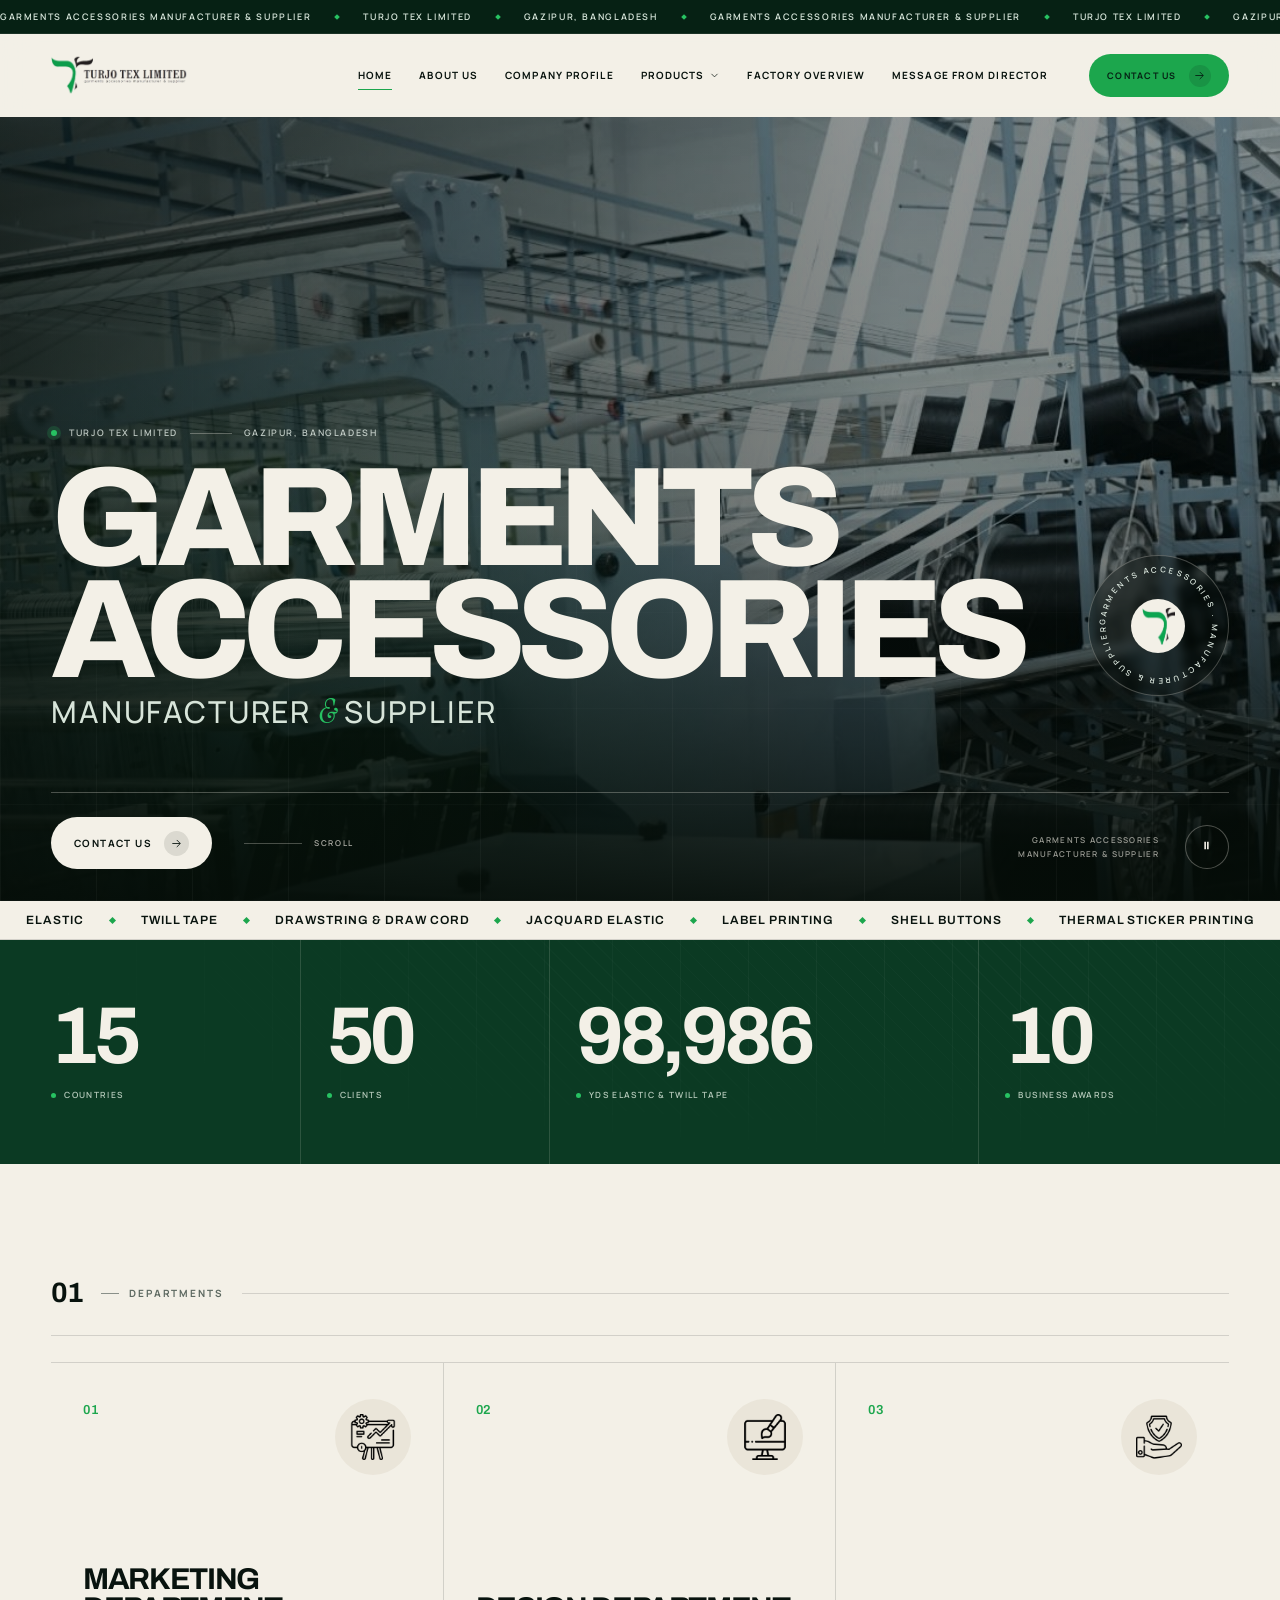
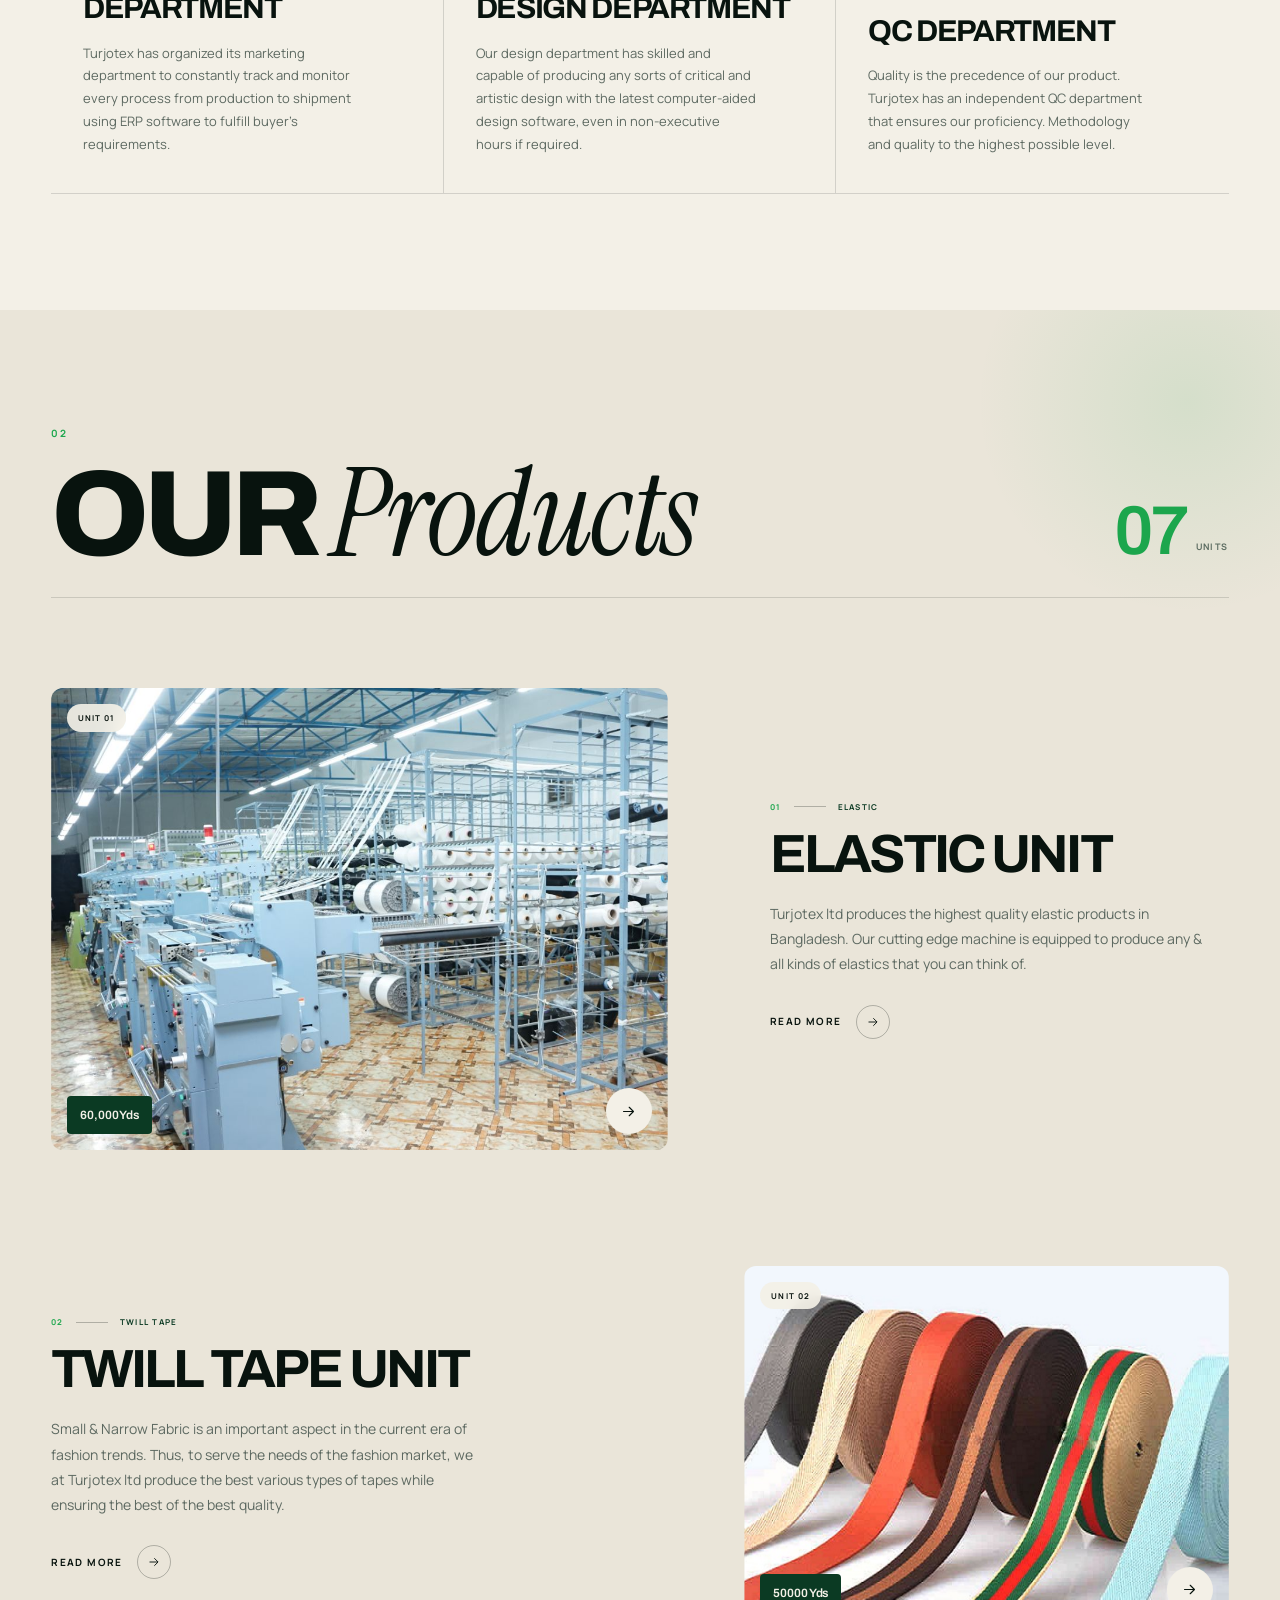
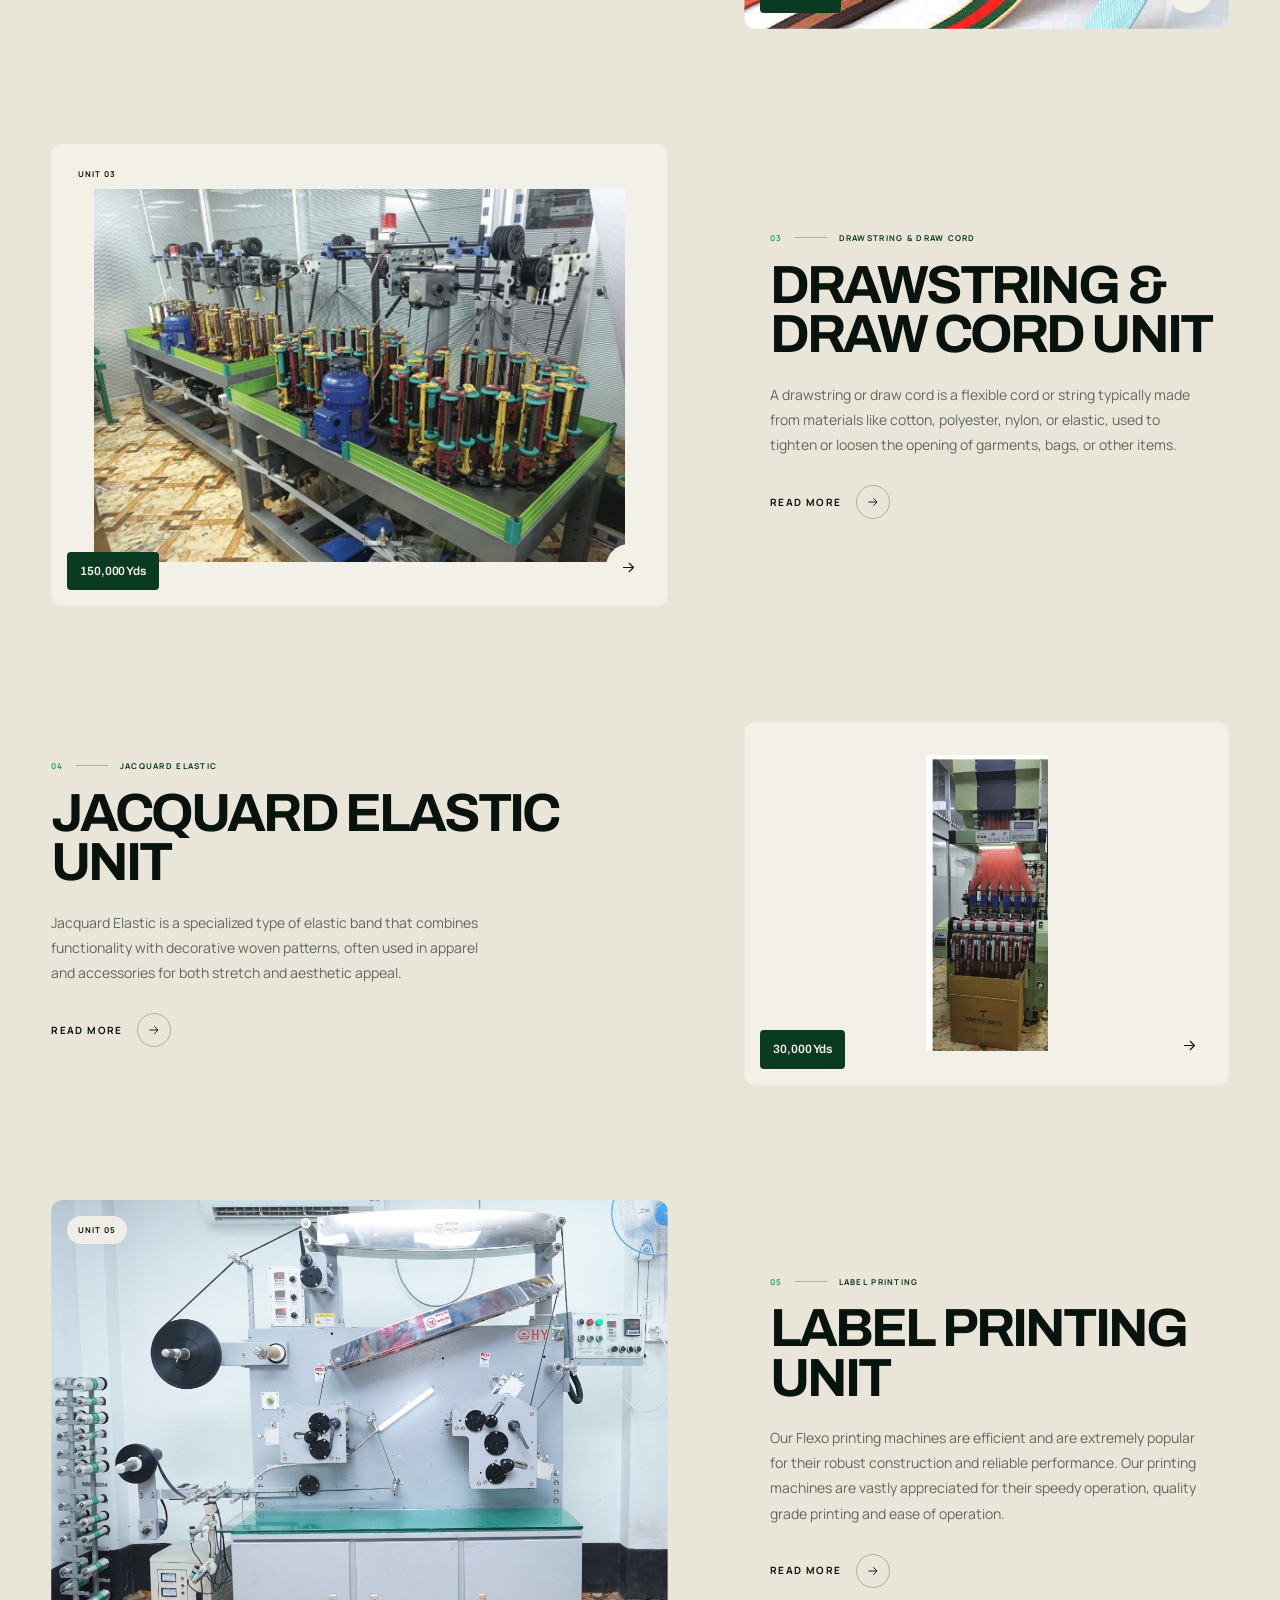
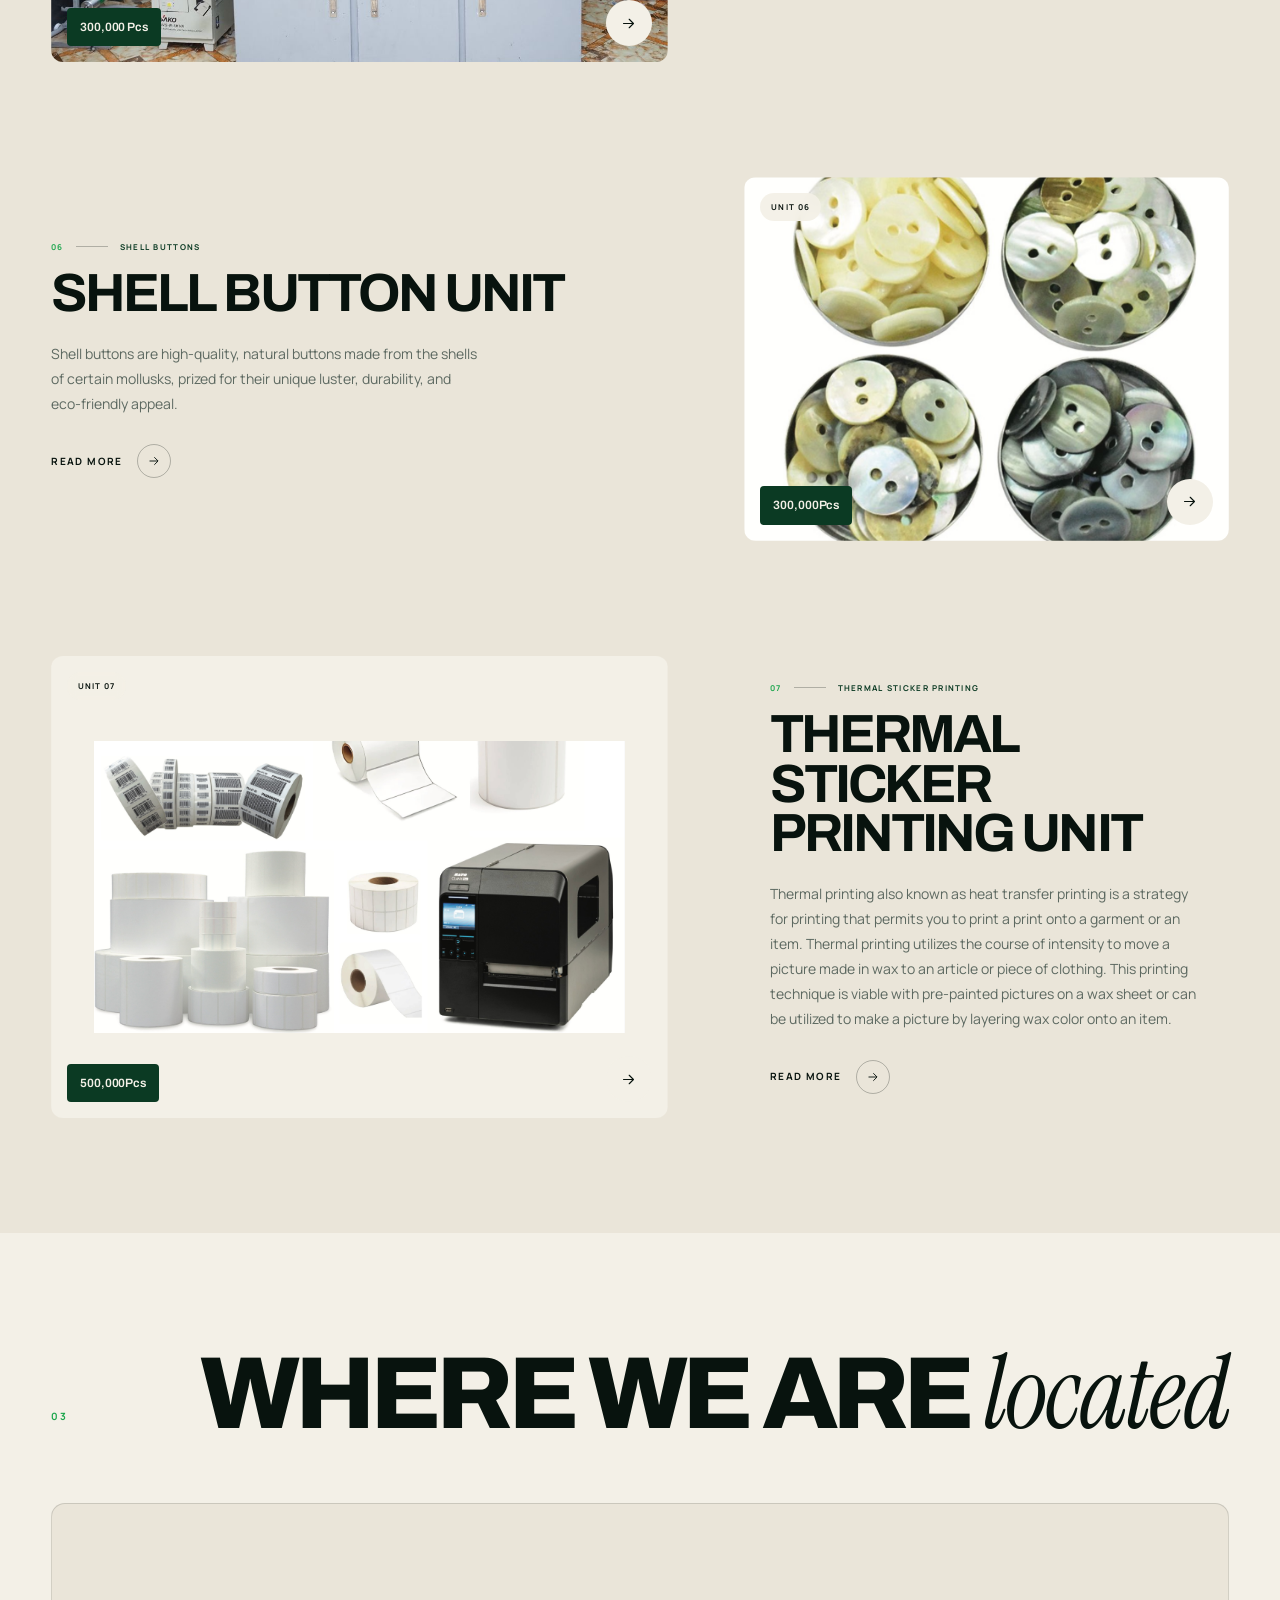
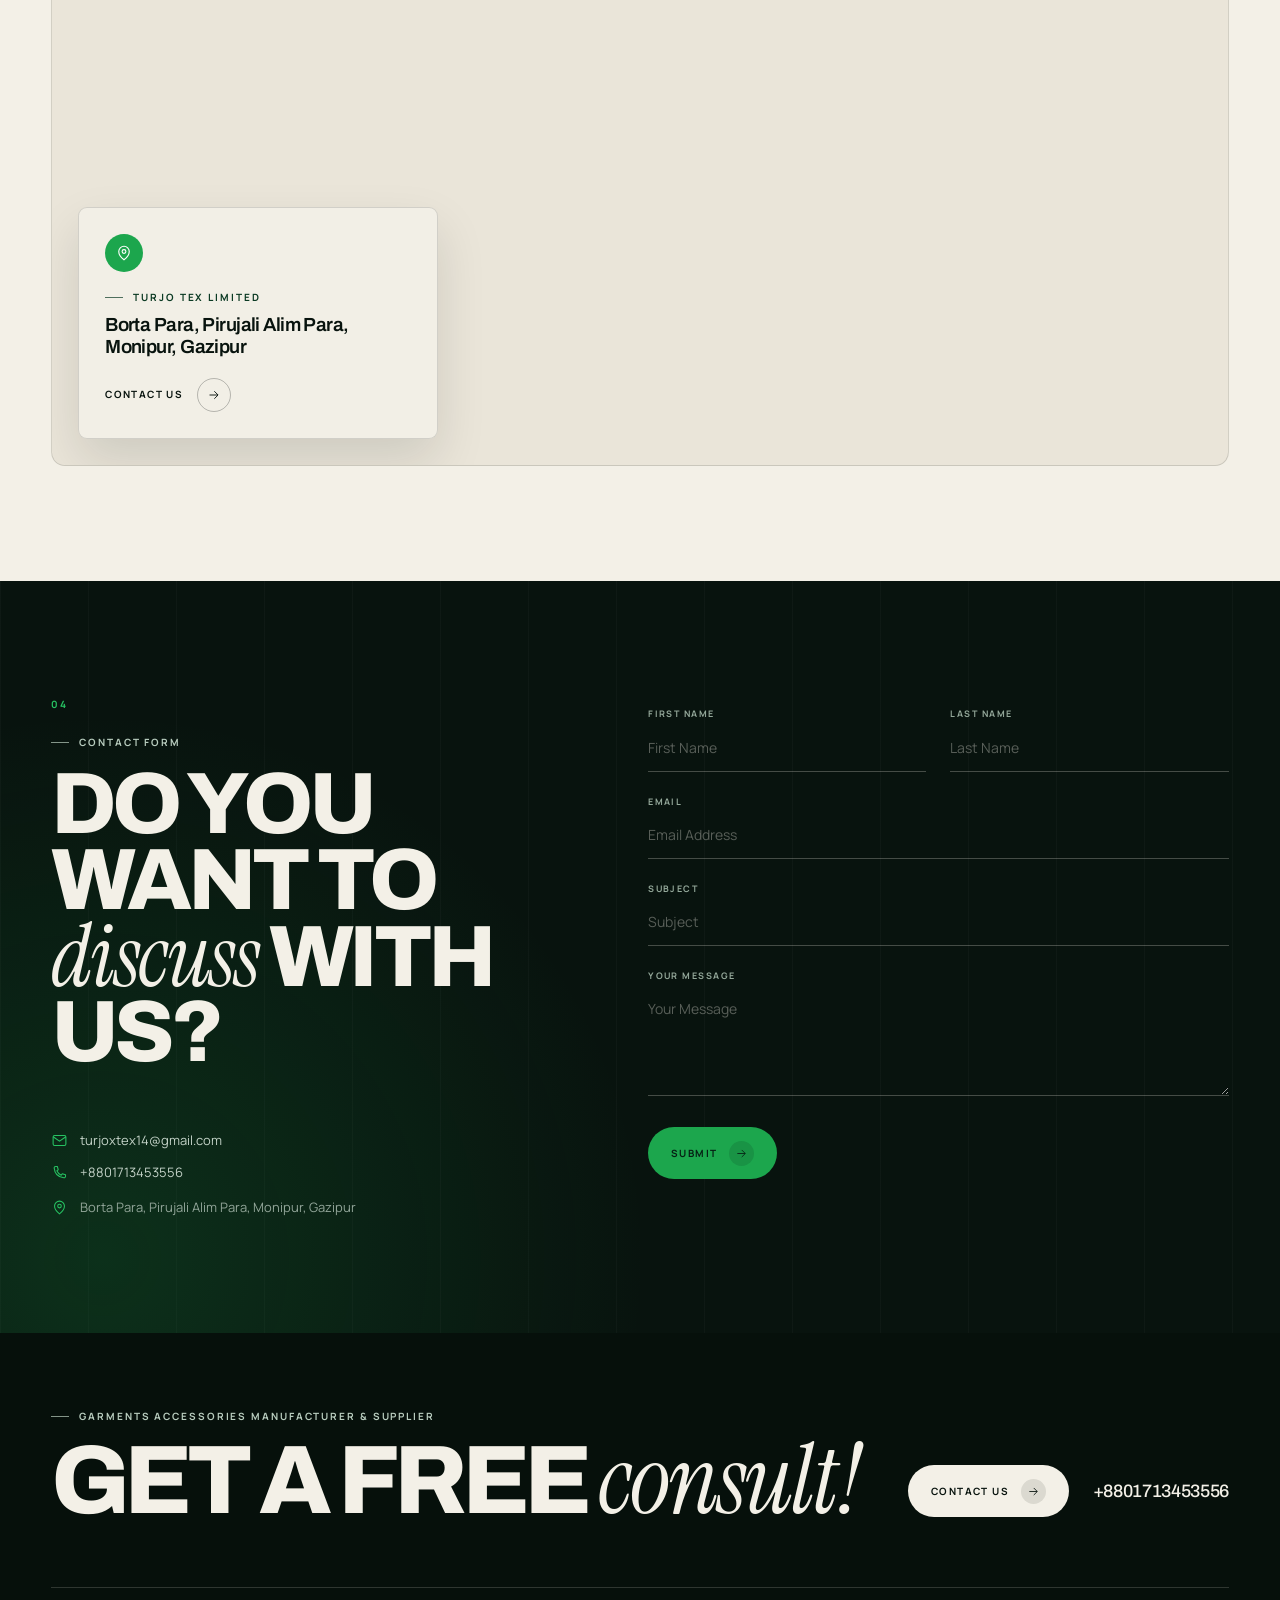
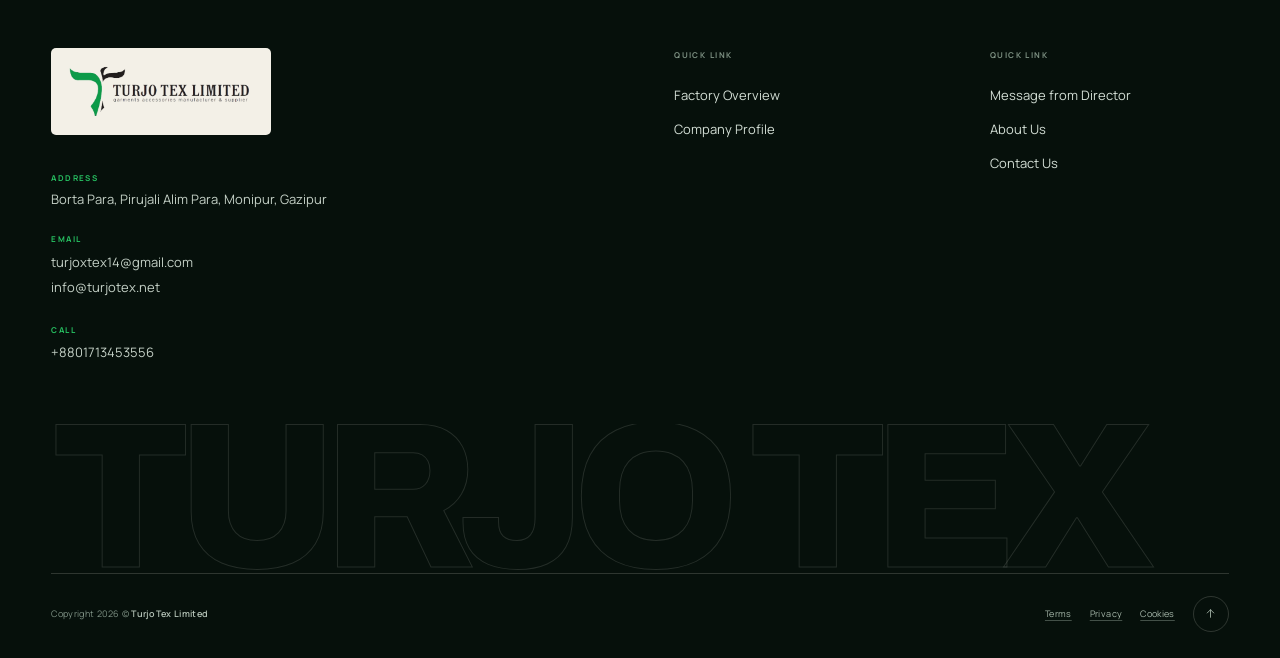
<file: index.html>
<!doctype html>
<html lang="en" data-page="home">
<head>
  <meta charset="utf-8">
  <meta name="viewport" content="width=device-width, initial-scale=1">
  <title>Home - Turjotex</title>
  <meta name="description" content="Turjo Tex Limited — garments accessories manufacturer &amp; supplier in Gazipur, Bangladesh. Elastic, twill tape, drawstring, jacquard elastic, label printing, shell buttons and thermal sticker printing.">
  <meta name="theme-color" content="#0a1711">
  <meta property="og:title" content="Home - Turjotex">
  <meta property="og:description" content="Turjo Tex Limited — garments accessories manufacturer &amp; supplier in Gazipur, Bangladesh. Elastic, twill tape, drawstring, jacquard elastic, label printing, shell buttons and thermal sticker printing.">
  <meta property="og:type" content="website">
  <meta property="og:image" content="assets/img/elastic-unit.jpg">
  <link rel="icon" type="image/png" sizes="32x32" href="assets/img/favicon-32.png?v=2">
  <link rel="icon" type="image/png" sizes="192x192" href="assets/img/favicon-192.png?v=2">
  <link rel="apple-touch-icon" href="assets/img/favicon-192.png?v=2">
  <link rel="preload" href="assets/fonts/archivo-var.woff2" as="font" type="font/woff2" crossorigin>
  <link rel="preload" href="assets/fonts/manrope-var.woff2" as="font" type="font/woff2" crossorigin>
  <link rel="stylesheet" href="css/style.css">
  <script>
    document.documentElement.classList.add('js');
    try {
      if (sessionStorage.getItem('turjotex:page-transition') === '1' && !window.matchMedia('(prefers-reduced-motion: reduce)').matches) {
        document.documentElement.classList.add('is-entering');
      }
      sessionStorage.removeItem('turjotex:page-transition');
    } catch (error) {}
  </script>
</head>
<body class="page-home" id="top">
  <a class="skip-link" href="#main">Skip to content</a>
  <div class="transition" data-transition aria-hidden="true">
  <div class="transition-panel">
    <div class="transition-mark">
      <img src="assets/img/logo-reverse.png" alt="" width="587" height="172">
      <span class="transition-line"></span>
    </div>
  </div>
</div>
  <div class="scroll-progress" aria-hidden="true"><span data-scroll-progress></span></div>
  <div class="utility">
  <div class="utility-track" aria-hidden="true"><span class="utility-bit">Garments Accessories Manufacturer &amp; Supplier</span><span class="utility-dot" aria-hidden="true"></span><span class="utility-bit">Turjo Tex Limited</span><span class="utility-dot" aria-hidden="true"></span><span class="utility-bit">Gazipur, Bangladesh</span><span class="utility-dot" aria-hidden="true"></span><span class="utility-bit">Garments Accessories Manufacturer &amp; Supplier</span><span class="utility-dot" aria-hidden="true"></span><span class="utility-bit">Turjo Tex Limited</span><span class="utility-dot" aria-hidden="true"></span><span class="utility-bit">Gazipur, Bangladesh</span><span class="utility-dot" aria-hidden="true"></span><span class="utility-bit">Garments Accessories Manufacturer &amp; Supplier</span><span class="utility-dot" aria-hidden="true"></span><span class="utility-bit">Turjo Tex Limited</span><span class="utility-dot" aria-hidden="true"></span><span class="utility-bit">Gazipur, Bangladesh</span><span class="utility-dot" aria-hidden="true"></span><span class="utility-bit">Garments Accessories Manufacturer &amp; Supplier</span><span class="utility-dot" aria-hidden="true"></span><span class="utility-bit">Turjo Tex Limited</span><span class="utility-dot" aria-hidden="true"></span><span class="utility-bit">Gazipur, Bangladesh</span><span class="utility-dot" aria-hidden="true"></span></div>
  <span class="sr-only">Garments Accessories Manufacturer &amp; Supplier</span>
</div>
  <header class="site-header" data-header>
  <div class="wrap header-inner">
    <a class="brand" href="index.html" aria-label="Turjotex - Home">
      <img src="assets/img/logo.png" width="591" height="188" alt="Turjotex">
    </a>
    <nav class="desktop-nav" aria-label="Primary">
      <a class="nav-link is-active" href="index.html" aria-current="page">Home</a><a class="nav-link" href="about-us.html">About Us</a><a class="nav-link" href="company-profile.html">Company Profile</a><div class="nav-mega" data-mega-wrap>
          <button class="nav-link nav-mega-btn" type="button" aria-expanded="false" aria-controls="products-menu" data-mega-btn>
            Products <svg viewBox="0 0 24 24" fill="none" aria-hidden="true"><path d="m6 9 6 6 6-6" stroke="currentColor" stroke-width="1.6" stroke-linecap="round" stroke-linejoin="round"/></svg>
          </button>
          <div class="mega" data-mega>
  <div class="wrap mega-inner">
    <div class="mega-main">
      <div class="mega-head">
        <p class="eyebrow">Our Products</p>
        <span class="mega-count">07 <span>Units</span></span>
      </div>
      <div class="mega-grid">
        <a class="mega-link" href="elastic-unit.html" data-preview-link="elastic-unit">
          <span class="mega-num">01</span>
          <span class="mega-name">Elastic Unit</span>
          <span class="mega-arrow"><svg viewBox="0 0 24 24" fill="none" aria-hidden="true"><path d="M5 12h13M13 6l6 6-6 6" stroke="currentColor" stroke-width="1.6" stroke-linecap="round" stroke-linejoin="round"/></svg></span>
        </a><a class="mega-link" href="twill-tape-unit.html" data-preview-link="twill-tape-unit">
          <span class="mega-num">02</span>
          <span class="mega-name">Twill Tape Unit</span>
          <span class="mega-arrow"><svg viewBox="0 0 24 24" fill="none" aria-hidden="true"><path d="M5 12h13M13 6l6 6-6 6" stroke="currentColor" stroke-width="1.6" stroke-linecap="round" stroke-linejoin="round"/></svg></span>
        </a><a class="mega-link" href="drawstring-draw-cord-unit.html" data-preview-link="drawstring-draw-cord-unit">
          <span class="mega-num">03</span>
          <span class="mega-name">Drawstring &amp; Draw Cord Unit</span>
          <span class="mega-arrow"><svg viewBox="0 0 24 24" fill="none" aria-hidden="true"><path d="M5 12h13M13 6l6 6-6 6" stroke="currentColor" stroke-width="1.6" stroke-linecap="round" stroke-linejoin="round"/></svg></span>
        </a><a class="mega-link" href="jacquard-elastic-unit.html" data-preview-link="jacquard-elastic-unit">
          <span class="mega-num">04</span>
          <span class="mega-name">Jacquard Elastic Unit</span>
          <span class="mega-arrow"><svg viewBox="0 0 24 24" fill="none" aria-hidden="true"><path d="M5 12h13M13 6l6 6-6 6" stroke="currentColor" stroke-width="1.6" stroke-linecap="round" stroke-linejoin="round"/></svg></span>
        </a><a class="mega-link" href="label-printing-unit.html" data-preview-link="label-printing-unit">
          <span class="mega-num">05</span>
          <span class="mega-name">Label Printing Unit</span>
          <span class="mega-arrow"><svg viewBox="0 0 24 24" fill="none" aria-hidden="true"><path d="M5 12h13M13 6l6 6-6 6" stroke="currentColor" stroke-width="1.6" stroke-linecap="round" stroke-linejoin="round"/></svg></span>
        </a><a class="mega-link" href="shell-button-unit.html" data-preview-link="shell-button-unit">
          <span class="mega-num">06</span>
          <span class="mega-name">Shell Button Unit</span>
          <span class="mega-arrow"><svg viewBox="0 0 24 24" fill="none" aria-hidden="true"><path d="M5 12h13M13 6l6 6-6 6" stroke="currentColor" stroke-width="1.6" stroke-linecap="round" stroke-linejoin="round"/></svg></span>
        </a><a class="mega-link" href="thermal-sticker-printing-unit.html" data-preview-link="thermal-sticker-printing-unit">
          <span class="mega-num">07</span>
          <span class="mega-name">Thermal Sticker Printing Unit</span>
          <span class="mega-arrow"><svg viewBox="0 0 24 24" fill="none" aria-hidden="true"><path d="M5 12h13M13 6l6 6-6 6" stroke="currentColor" stroke-width="1.6" stroke-linecap="round" stroke-linejoin="round"/></svg></span>
        </a>
      </div>
    </div>
    <div class="mega-preview" aria-hidden="true">
      <img src="assets/img/elastic-unit.jpg" alt="" loading="lazy" class="is-active" data-preview-img="elastic-unit"><img src="assets/img/twill-unit-2.jpg" alt="" loading="lazy" class="" data-preview-img="twill-tape-unit"><img src="assets/img/drawstring-unit.jpg" alt="" loading="lazy" class="" data-preview-img="drawstring-draw-cord-unit"><img src="assets/img/jacquard-unit.jpg" alt="" loading="lazy" class="" data-preview-img="jacquard-elastic-unit"><img src="assets/img/label-unit.jpg" alt="" loading="lazy" class="" data-preview-img="label-printing-unit"><img src="assets/img/shell-unit.jpg" alt="" loading="lazy" class="" data-preview-img="shell-button-unit"><img src="assets/img/thermal-unit.jpg" alt="" loading="lazy" class="" data-preview-img="thermal-sticker-printing-unit">
      <div class="mega-preview-caption">
        <span data-preview-name>Elastic Unit</span>
        <span data-preview-count>01 / 07</span>
      </div>
    </div>
  </div>
</div>
        </div><a class="nav-link" href="factory-overview.html">Factory Overview</a><a class="nav-link" href="message-from-director.html">Message from Director</a>
    </nav>
    <div class="header-actions">
      <a class="btn btn--sm header-cta" href="contact-us.html">Contact Us <span class="btn-ico"><svg viewBox="0 0 24 24" fill="none" aria-hidden="true"><path d="M5 12h13M13 6l6 6-6 6" stroke="currentColor" stroke-width="1.6" stroke-linecap="round" stroke-linejoin="round"/></svg></span></a>
      <button class="menu-toggle" type="button" aria-label="Open menu" aria-expanded="false" aria-controls="mobile-menu" data-menu-toggle>
        <span class="menu-lines" aria-hidden="true"><span></span><span></span><span></span></span>
      </button>
    </div>
  </div>
</header>
  <div class="mobile-menu" id="mobile-menu" data-mobile-menu aria-hidden="true">
  <div class="mobile-menu-top">
    <a class="brand brand--mobile" href="index.html" aria-label="Turjotex - Home">
      <img src="assets/img/logo.png" width="591" height="188" alt="Turjotex">
    </a>
    <button class="mobile-close" type="button" aria-label="Close menu" data-menu-close><svg viewBox="0 0 24 24" fill="none" aria-hidden="true"><path d="M6 6l12 12M18 6L6 18" stroke="currentColor" stroke-width="1.6" stroke-linecap="round"/></svg></button>
  </div>
  <div class="mobile-menu-body">
    <nav class="mobile-nav" aria-label="Mobile">
      <a href="index.html" class="is-active"><span>Home</span><span class="mobile-index">01</span></a><a href="about-us.html" class=""><span>About Us</span><span class="mobile-index">02</span></a><a href="company-profile.html" class=""><span>Company Profile</span><span class="mobile-index">03</span></a><a href="factory-overview.html" class=""><span>Factory Overview</span><span class="mobile-index">04</span></a><a href="message-from-director.html" class=""><span>Message from Director</span><span class="mobile-index">05</span></a><a href="contact-us.html" class=""><span>Contact Us</span><span class="mobile-index">06</span></a>
    </nav>
    <div class="mobile-products">
      <p class="eyebrow">Our Products <span>07 Units</span></p>
      <div class="mobile-product-list">
        <a href="elastic-unit.html"><span class="mobile-product-num">01</span><span>Elastic Unit</span><svg viewBox="0 0 24 24" fill="none" aria-hidden="true"><path d="M5 12h13M13 6l6 6-6 6" stroke="currentColor" stroke-width="1.6" stroke-linecap="round" stroke-linejoin="round"/></svg></a><a href="twill-tape-unit.html"><span class="mobile-product-num">02</span><span>Twill Tape Unit</span><svg viewBox="0 0 24 24" fill="none" aria-hidden="true"><path d="M5 12h13M13 6l6 6-6 6" stroke="currentColor" stroke-width="1.6" stroke-linecap="round" stroke-linejoin="round"/></svg></a><a href="drawstring-draw-cord-unit.html"><span class="mobile-product-num">03</span><span>Drawstring &amp; Draw Cord Unit</span><svg viewBox="0 0 24 24" fill="none" aria-hidden="true"><path d="M5 12h13M13 6l6 6-6 6" stroke="currentColor" stroke-width="1.6" stroke-linecap="round" stroke-linejoin="round"/></svg></a><a href="jacquard-elastic-unit.html"><span class="mobile-product-num">04</span><span>Jacquard Elastic Unit</span><svg viewBox="0 0 24 24" fill="none" aria-hidden="true"><path d="M5 12h13M13 6l6 6-6 6" stroke="currentColor" stroke-width="1.6" stroke-linecap="round" stroke-linejoin="round"/></svg></a><a href="label-printing-unit.html"><span class="mobile-product-num">05</span><span>Label Printing Unit</span><svg viewBox="0 0 24 24" fill="none" aria-hidden="true"><path d="M5 12h13M13 6l6 6-6 6" stroke="currentColor" stroke-width="1.6" stroke-linecap="round" stroke-linejoin="round"/></svg></a><a href="shell-button-unit.html"><span class="mobile-product-num">06</span><span>Shell Button Unit</span><svg viewBox="0 0 24 24" fill="none" aria-hidden="true"><path d="M5 12h13M13 6l6 6-6 6" stroke="currentColor" stroke-width="1.6" stroke-linecap="round" stroke-linejoin="round"/></svg></a><a href="thermal-sticker-printing-unit.html"><span class="mobile-product-num">07</span><span>Thermal Sticker Printing Unit</span><svg viewBox="0 0 24 24" fill="none" aria-hidden="true"><path d="M5 12h13M13 6l6 6-6 6" stroke="currentColor" stroke-width="1.6" stroke-linecap="round" stroke-linejoin="round"/></svg></a>
      </div>
    </div>
    <div class="mobile-contact">
      <a href="mailto:turjoxtex14@gmail.com">turjoxtex14@gmail.com</a>
      <a href="tel:+8801713453556">+8801713453556</a>
      <p>Borta Para, Pirujali Alim Para, Monipur, Gazipur</p>
    </div>
  </div>
  <div class="mobile-menu-foot">
    <a href="company-profile.html">Company Profile <svg viewBox="0 0 24 24" fill="none" aria-hidden="true"><path d="M5 12h13M13 6l6 6-6 6" stroke="currentColor" stroke-width="1.6" stroke-linecap="round" stroke-linejoin="round"/></svg></a>
    <span>Borta Para, Pirujali Alim Para, Monipur, Gazipur</span>
  </div>
</div>
  <main id="main">

<section class="hero" aria-labelledby="hero-title">
  <div class="hero-media">
    <video class="hero-video" data-hero-video autoplay muted loop playsinline preload="metadata" poster="assets/img/factory-4.jpg">
      <source src="assets/video/factory.mp4" type="video/mp4">
    </video>
  </div>
  <div class="hero-shade"></div>
  <div class="hero-grid" aria-hidden="true"></div>
  <div class="wrap hero-inner">
    <div class="hero-kicker">
      <span class="hero-dot"></span>
      <span>Turjo Tex Limited</span>
      <span class="hero-kicker-rule"></span>
      <span>Gazipur, Bangladesh</span>
    </div>
    <div class="hero-title-row">
      <h1 class="display hero-title" id="hero-title">
        <span class="line"><span>Garments</span></span>
        <span class="line"><span>Accessories</span></span>
        <span class="line hero-line-sub"><span>Manufacturer <em>&amp;</em> Supplier</span></span>
      </h1>
      <div class="hero-seal" aria-hidden="true">
        <svg viewBox="0 0 160 160">
          <defs><path id="seal-path" d="M80,80 m-61,0 a61,61 0 1,1 122,0 a61,61 0 1,1 -122,0"></path></defs>
          <text><textPath href="#seal-path">GARMENTS ACCESSORIES · MANUFACTURER &amp; SUPPLIER ·</textPath></text>
        </svg>
        <span class="seal-core"><img src="assets/img/brand-mark.png" alt="" width="141" height="160"></span>
      </div>
    </div>
    <div class="hero-foot">
      <div class="hero-foot-left">
        <a class="btn btn--light" href="contact-us.html">Contact Us <span class="btn-ico"><svg viewBox="0 0 24 24" fill="none" aria-hidden="true"><path d="M5 12h13M13 6l6 6-6 6" stroke="currentColor" stroke-width="1.6" stroke-linecap="round" stroke-linejoin="round"/></svg></span></a>
        <a class="hero-scroll" href="#stats" aria-label="Scroll to content"><span class="hero-scroll-line"></span><span>Scroll</span></a>
      </div>
      <div class="hero-foot-right">
        <span>Garments Accessories<br>Manufacturer &amp; Supplier</span>
        <button class="video-toggle" type="button" aria-label="Pause background video" aria-pressed="false" data-video-toggle>
          <span data-video-icon><svg viewBox="0 0 24 24" fill="none" aria-hidden="true"><path d="M8 5h3v14H8zM13 5h3v14h-3z" fill="currentColor"/></svg></span>
        </button>
      </div>
    </div>
  </div>
</section>
<div class="unit-ticker" aria-hidden="true">
  <div class="unit-ticker-track"><span>Elastic</span><i aria-hidden="true"></i><span>Twill Tape</span><i aria-hidden="true"></i><span>Drawstring &amp; Draw Cord</span><i aria-hidden="true"></i><span>Jacquard Elastic</span><i aria-hidden="true"></i><span>Label Printing</span><i aria-hidden="true"></i><span>Shell Buttons</span><i aria-hidden="true"></i><span>Thermal Sticker Printing</span><i aria-hidden="true"></i><span>Elastic</span><i aria-hidden="true"></i><span>Twill Tape</span><i aria-hidden="true"></i><span>Drawstring &amp; Draw Cord</span><i aria-hidden="true"></i><span>Jacquard Elastic</span><i aria-hidden="true"></i><span>Label Printing</span><i aria-hidden="true"></i><span>Shell Buttons</span><i aria-hidden="true"></i><span>Thermal Sticker Printing</span><i aria-hidden="true"></i></div>
</div>
<section class="stats" id="stats" aria-label="Turjo Tex in numbers">
  <div class="stats-weave" aria-hidden="true"></div>
  <div class="wrap stats-grid">
    <div class="stat" data-reveal="up" style="--delay:0ms">
      <div class="stat-number" data-count="15" data-display="15">15</div>
      <div class="stat-label">Countries</div>
    </div><div class="stat" data-reveal="up" style="--delay:90ms">
      <div class="stat-number" data-count="50" data-display="50">50</div>
      <div class="stat-label">Clients</div>
    </div><div class="stat stat--wide" data-reveal="up" style="--delay:180ms">
      <div class="stat-number" data-count="100000" data-display="100,000">100,000</div>
      <div class="stat-label">YDS Elastic &amp; Twill Tape</div>
    </div><div class="stat" data-reveal="up" style="--delay:270ms">
      <div class="stat-number" data-count="10" data-display="10">10</div>
      <div class="stat-label">Business Awards</div>
    </div>
  </div>
</section>
<section class="departments section-pad" aria-labelledby="departments-title">
  <div class="wrap">
    <div class="section-strip" data-reveal="up">
      <p class="section-index">01</p>
      <p class="eyebrow" id="departments-title">Departments</p>
      <span class="section-rule"></span>
    </div>
    <div class="dept-grid">
      <article class="dept-card" data-reveal="up" style="--delay:0ms">
        <div class="dept-top">
          <span class="dept-num">01</span>
          <div class="dept-icon"><img src="assets/img/dept-marketing.png" alt="" loading="lazy"></div>
        </div>
        <div class="dept-copy">
          <h2 class="dept-title">Marketing Department</h2>
          <p>Turjotex has organized its marketing department to constantly track and monitor every process from production to shipment using ERP software to fulfill buyer’s requirements.</p>
        </div>
      </article><article class="dept-card" data-reveal="up" style="--delay:110ms">
        <div class="dept-top">
          <span class="dept-num">02</span>
          <div class="dept-icon"><img src="assets/img/dept-design.png" alt="" loading="lazy"></div>
        </div>
        <div class="dept-copy">
          <h2 class="dept-title">Design Department</h2>
          <p>Our design department has skilled and capable of producing any sorts of critical and artistic design with the latest computer-aided design software, even in non-executive hours if required.</p>
        </div>
      </article><article class="dept-card" data-reveal="up" style="--delay:220ms">
        <div class="dept-top">
          <span class="dept-num">03</span>
          <div class="dept-icon"><img src="assets/img/dept-qc.png" alt="" loading="lazy"></div>
        </div>
        <div class="dept-copy">
          <h2 class="dept-title">QC Department</h2>
          <p>Quality is the precedence of our product. Turjotex has an independent QC department that ensures our proficiency. Methodology and quality to the highest possible level.</p>
        </div>
      </article>
    </div>
  </div>
</section>
<section class="products section-pad" id="products" aria-labelledby="products-title">
  <div class="wrap">
    <div class="products-head" data-reveal="up">
      <div>
        <p class="section-index">02</p>
        <h2 class="display" id="products-title">Our <em>Products</em></h2>
      </div>
      <div class="products-meta">
        <span class="products-count">07</span>
        <span class="products-count-label">Units</span>
      </div>
    </div>
    <div class="product-list">
  <article class="product-card" id="elastic-unit" data-reveal="up">
      <a class="product-media " href="elastic-unit.html" aria-label="Elastic Unit" data-reveal="clip">
        <img src="assets/img/elastic-unit.jpg" alt="Elastic Unit" loading="lazy">
        <span class="product-tag">Unit 01</span>
        <span class="media-fact">60,000 Yds</span>
        <span class="media-corner" aria-hidden="true"><svg viewBox="0 0 24 24" fill="none" aria-hidden="true"><path d="M5 12h13M13 6l6 6-6 6" stroke="currentColor" stroke-width="1.6" stroke-linecap="round" stroke-linejoin="round"/></svg></span>
      </a>
      <div class="product-body">
        <p class="product-kicker"><span>01</span><span class="product-kicker-line"></span><span>Elastic</span></p>
        <h3 class="product-title"><a href="elastic-unit.html">Elastic Unit</a></h3>
        <p class="product-desc">Turjotex ltd produces the highest quality elastic products in Bangladesh. Our cutting edge machine is equipped to produce any &amp; all kinds of elastics that you can think of.</p>
        <a class="link-arrow" href="elastic-unit.html"><span>Read more</span><span class="sr-only"> about Elastic Unit</span><span class="link-arrow-ico"><svg viewBox="0 0 24 24" fill="none" aria-hidden="true"><path d="M5 12h13M13 6l6 6-6 6" stroke="currentColor" stroke-width="1.6" stroke-linecap="round" stroke-linejoin="round"/></svg></span></a>
      </div>
    </article><article class="product-card product-card--reverse" id="twill-tape-unit" data-reveal="up">
      <a class="product-media " href="twill-tape-unit.html" aria-label="Twill Tape Unit" data-reveal="clip">
        <img src="assets/img/twill-unit-2.jpg" alt="Twill Tape Unit" loading="lazy">
        <span class="product-tag">Unit 02</span>
        <span class="media-fact">50000 Yds</span>
        <span class="media-corner" aria-hidden="true"><svg viewBox="0 0 24 24" fill="none" aria-hidden="true"><path d="M5 12h13M13 6l6 6-6 6" stroke="currentColor" stroke-width="1.6" stroke-linecap="round" stroke-linejoin="round"/></svg></span>
      </a>
      <div class="product-body">
        <p class="product-kicker"><span>02</span><span class="product-kicker-line"></span><span>Twill Tape</span></p>
        <h3 class="product-title"><a href="twill-tape-unit.html">Twill Tape Unit</a></h3>
        <p class="product-desc">Small &amp; Narrow Fabric is an important aspect in the current era of fashion trends. Thus, to serve the needs of the fashion market, we at Turjotex ltd produce the best various types of tapes while ensuring the best of the best quality.</p>
        <a class="link-arrow" href="twill-tape-unit.html"><span>Read more</span><span class="sr-only"> about Twill Tape Unit</span><span class="link-arrow-ico"><svg viewBox="0 0 24 24" fill="none" aria-hidden="true"><path d="M5 12h13M13 6l6 6-6 6" stroke="currentColor" stroke-width="1.6" stroke-linecap="round" stroke-linejoin="round"/></svg></span></a>
      </div>
    </article><article class="product-card" id="drawstring-draw-cord-unit" data-reveal="up">
      <a class="product-media is-contain" href="drawstring-draw-cord-unit.html" aria-label="Drawstring &amp; Draw Cord Unit" data-reveal="clip">
        <img src="assets/img/drawstring-unit.jpg" alt="Drawstring &amp; Draw Cord Unit" loading="lazy">
        <span class="product-tag">Unit 03</span>
        <span class="media-fact">150,000 Yds</span>
        <span class="media-corner" aria-hidden="true"><svg viewBox="0 0 24 24" fill="none" aria-hidden="true"><path d="M5 12h13M13 6l6 6-6 6" stroke="currentColor" stroke-width="1.6" stroke-linecap="round" stroke-linejoin="round"/></svg></span>
      </a>
      <div class="product-body">
        <p class="product-kicker"><span>03</span><span class="product-kicker-line"></span><span>Drawstring &amp; Draw Cord</span></p>
        <h3 class="product-title"><a href="drawstring-draw-cord-unit.html">Drawstring &amp; Draw Cord Unit</a></h3>
        <p class="product-desc">A drawstring or draw cord is a flexible cord or string typically made from materials like cotton, polyester, nylon, or elastic, used to tighten or loosen the opening of garments, bags, or other items.</p>
        <a class="link-arrow" href="drawstring-draw-cord-unit.html"><span>Read more</span><span class="sr-only"> about Drawstring &amp; Draw Cord Unit</span><span class="link-arrow-ico"><svg viewBox="0 0 24 24" fill="none" aria-hidden="true"><path d="M5 12h13M13 6l6 6-6 6" stroke="currentColor" stroke-width="1.6" stroke-linecap="round" stroke-linejoin="round"/></svg></span></a>
      </div>
    </article><article class="product-card product-card--reverse" id="jacquard-elastic-unit" data-reveal="up">
      <a class="product-media is-contain" href="jacquard-elastic-unit.html" aria-label="Jacquard Elastic Unit" data-reveal="clip">
        <img src="assets/img/jacquard-unit.jpg" alt="Jacquard Elastic Unit" loading="lazy">
        <span class="product-tag">Unit 04</span>
        <span class="media-fact">30,000 Yds</span>
        <span class="media-corner" aria-hidden="true"><svg viewBox="0 0 24 24" fill="none" aria-hidden="true"><path d="M5 12h13M13 6l6 6-6 6" stroke="currentColor" stroke-width="1.6" stroke-linecap="round" stroke-linejoin="round"/></svg></span>
      </a>
      <div class="product-body">
        <p class="product-kicker"><span>04</span><span class="product-kicker-line"></span><span>Jacquard Elastic</span></p>
        <h3 class="product-title"><a href="jacquard-elastic-unit.html">Jacquard Elastic Unit</a></h3>
        <p class="product-desc">Jacquard Elastic is a specialized type of elastic band that combines functionality with decorative woven patterns, often used in apparel and accessories for both stretch and aesthetic appeal.</p>
        <a class="link-arrow" href="jacquard-elastic-unit.html"><span>Read more</span><span class="sr-only"> about Jacquard Elastic Unit</span><span class="link-arrow-ico"><svg viewBox="0 0 24 24" fill="none" aria-hidden="true"><path d="M5 12h13M13 6l6 6-6 6" stroke="currentColor" stroke-width="1.6" stroke-linecap="round" stroke-linejoin="round"/></svg></span></a>
      </div>
    </article><article class="product-card" id="label-printing-unit" data-reveal="up">
      <a class="product-media " href="label-printing-unit.html" aria-label="Label Printing Unit" data-reveal="clip">
        <img src="assets/img/label-unit.jpg" alt="Label Printing Unit" loading="lazy">
        <span class="product-tag">Unit 05</span>
        <span class="media-fact">300,000 Pcs</span>
        <span class="media-corner" aria-hidden="true"><svg viewBox="0 0 24 24" fill="none" aria-hidden="true"><path d="M5 12h13M13 6l6 6-6 6" stroke="currentColor" stroke-width="1.6" stroke-linecap="round" stroke-linejoin="round"/></svg></span>
      </a>
      <div class="product-body">
        <p class="product-kicker"><span>05</span><span class="product-kicker-line"></span><span>Label Printing</span></p>
        <h3 class="product-title"><a href="label-printing-unit.html">Label Printing Unit</a></h3>
        <p class="product-desc">Our Flexo printing machines are efficient and are extremely popular for their robust construction and reliable performance. Our printing machines are vastly appreciated for their speedy operation, quality grade printing and ease of operation.</p>
        <a class="link-arrow" href="label-printing-unit.html"><span>Read more</span><span class="sr-only"> about Label Printing Unit</span><span class="link-arrow-ico"><svg viewBox="0 0 24 24" fill="none" aria-hidden="true"><path d="M5 12h13M13 6l6 6-6 6" stroke="currentColor" stroke-width="1.6" stroke-linecap="round" stroke-linejoin="round"/></svg></span></a>
      </div>
    </article><article class="product-card product-card--reverse" id="shell-button-unit" data-reveal="up">
      <a class="product-media " href="shell-button-unit.html" aria-label="Shell Button Unit" data-reveal="clip">
        <img src="assets/img/shell-unit.jpg" alt="Shell Button Unit" loading="lazy">
        <span class="product-tag">Unit 06</span>
        <span class="media-fact">300,000Pcs</span>
        <span class="media-corner" aria-hidden="true"><svg viewBox="0 0 24 24" fill="none" aria-hidden="true"><path d="M5 12h13M13 6l6 6-6 6" stroke="currentColor" stroke-width="1.6" stroke-linecap="round" stroke-linejoin="round"/></svg></span>
      </a>
      <div class="product-body">
        <p class="product-kicker"><span>06</span><span class="product-kicker-line"></span><span>Shell Buttons</span></p>
        <h3 class="product-title"><a href="shell-button-unit.html">Shell Button Unit</a></h3>
        <p class="product-desc">Shell buttons are high-quality, natural buttons made from the shells of certain mollusks, prized for their unique luster, durability, and eco-friendly appeal.</p>
        <a class="link-arrow" href="shell-button-unit.html"><span>Read more</span><span class="sr-only"> about Shell Button Unit</span><span class="link-arrow-ico"><svg viewBox="0 0 24 24" fill="none" aria-hidden="true"><path d="M5 12h13M13 6l6 6-6 6" stroke="currentColor" stroke-width="1.6" stroke-linecap="round" stroke-linejoin="round"/></svg></span></a>
      </div>
    </article><article class="product-card" id="thermal-sticker-printing-unit" data-reveal="up">
      <a class="product-media is-contain" href="thermal-sticker-printing-unit.html" aria-label="Thermal Sticker Printing Unit" data-reveal="clip">
        <img src="assets/img/thermal-unit.jpg" alt="Thermal Sticker Printing Unit" loading="lazy">
        <span class="product-tag">Unit 07</span>
        <span class="media-fact">500,000Pcs</span>
        <span class="media-corner" aria-hidden="true"><svg viewBox="0 0 24 24" fill="none" aria-hidden="true"><path d="M5 12h13M13 6l6 6-6 6" stroke="currentColor" stroke-width="1.6" stroke-linecap="round" stroke-linejoin="round"/></svg></span>
      </a>
      <div class="product-body">
        <p class="product-kicker"><span>07</span><span class="product-kicker-line"></span><span>Thermal Sticker Printing</span></p>
        <h3 class="product-title"><a href="thermal-sticker-printing-unit.html">Thermal Sticker Printing Unit</a></h3>
        <p class="product-desc">Thermal printing also known as heat transfer printing is a strategy for printing that permits you to print a print onto a garment or an item. Thermal printing utilizes the course of intensity to move a picture made in wax to an article or piece of clothing. This printing technique is viable with pre-painted pictures on a wax sheet or can be utilized to make a picture by layering wax color onto an item.</p>
        <a class="link-arrow" href="thermal-sticker-printing-unit.html"><span>Read more</span><span class="sr-only"> about Thermal Sticker Printing Unit</span><span class="link-arrow-ico"><svg viewBox="0 0 24 24" fill="none" aria-hidden="true"><path d="M5 12h13M13 6l6 6-6 6" stroke="currentColor" stroke-width="1.6" stroke-linecap="round" stroke-linejoin="round"/></svg></span></a>
      </div>
    </article>
</div>
  </div>
</section>
<section class="location section-pad" aria-labelledby="location-title">
  <div class="wrap">
    <div class="section-head" data-reveal="up">
      <p class="section-index">03</p>
      <h2 class="display" id="location-title">Where we are <em>located</em></h2>
    </div>
    <div class="map-shell" data-reveal="clip">
      <iframe title="Turjo Tex Ltd location on Google Maps" src="https://www.google.com/maps/embed?pb=!1m14!1m8!1m3!1d3641.0153632019983!2d90.3692184!3d24.1360986!3m2!1i1024!2i768!4f13.1!3m3!1m2!1s0x3755dfe4e27f4a91%3A0xe647ebf4edf642b7!2sTurjo%20Tex%20Ltd!5e0!3m2!1sen!2smy!4v1757404611562!5m2!1sen!2smy" width="1300" height="520" style="border:0" allowfullscreen loading="lazy" referrerpolicy="no-referrer-when-downgrade"></iframe>
      <div class="map-card">
        <span class="map-pin"><svg viewBox="0 0 24 24" fill="none" aria-hidden="true"><path d="M12 21s7-5.2 7-11a7 7 0 1 0-14 0c0 5.8 7 11 7 11Z" stroke="currentColor" stroke-width="1.5"/><circle cx="12" cy="10" r="2.5" stroke="currentColor" stroke-width="1.5"/></svg></span>
        <p class="eyebrow">Turjo Tex Limited</p>
        <h3>Borta Para, Pirujali Alim Para, Monipur, Gazipur</h3>
        <a class="link-arrow" href="contact-us.html"><span>Contact Us</span><span class="link-arrow-ico"><svg viewBox="0 0 24 24" fill="none" aria-hidden="true"><path d="M5 12h13M13 6l6 6-6 6" stroke="currentColor" stroke-width="1.6" stroke-linecap="round" stroke-linejoin="round"/></svg></span></a>
      </div>
    </div>
  </div>
</section>
<section class="contact-home section-pad" aria-labelledby="home-contact-title">
  <div class="wrap contact-home-grid">
    <div class="contact-home-copy" data-reveal="up">
      <p class="section-index section-index--light">04</p>
      <p class="eyebrow eyebrow--light">Contact Form</p>
      <h2 class="display" id="home-contact-title">Do you want to <em>discuss</em> with us?</h2>
      <div class="contact-direct">
        <a href="mailto:turjoxtex14@gmail.com"><svg viewBox="0 0 24 24" fill="none" aria-hidden="true"><rect x="3" y="5" width="18" height="14" rx="2" stroke="currentColor" stroke-width="1.5"/><path d="m3.5 7 8.5 6 8.5-6" stroke="currentColor" stroke-width="1.5" stroke-linecap="round"/></svg><span>turjoxtex14@gmail.com</span></a>
        <a href="tel:+8801713453556"><svg viewBox="0 0 24 24" fill="none" aria-hidden="true"><path d="M6.6 3.5h2.3l1.3 4.6-2 1.5a13.4 13.4 0 0 0 6.2 6.2l1.5-2 4.6 1.3v2.3a2.1 2.1 0 0 1-2.3 2.1C10.4 18.7 5.3 13.6 4.5 5.8a2.1 2.1 0 0 1 2.1-2.3Z" stroke="currentColor" stroke-width="1.5" stroke-linejoin="round"/></svg><span>+8801713453556</span></a>
      </div>
      <p class="contact-address"><svg viewBox="0 0 24 24" fill="none" aria-hidden="true"><path d="M12 21s7-5.2 7-11a7 7 0 1 0-14 0c0 5.8 7 11 7 11Z" stroke="currentColor" stroke-width="1.5"/><circle cx="12" cy="10" r="2.5" stroke="currentColor" stroke-width="1.5"/></svg><span>Borta Para, Pirujali Alim Para, Monipur, Gazipur</span></p>
    </div>
    <div class="contact-home-form" data-reveal="up" style="--delay:120ms">
      <form class="contact-form" data-mail-form data-form-name="Contact Form" novalidate>
    <div class="field-grid">
      <div class="field">
        <label for="home-first">First Name</label>
        <input id="home-first" name="firstName" type="text" placeholder="First Name" autocomplete="given-name">
      </div>
      <div class="field">
        <label for="home-last">Last Name</label>
        <input id="home-last" name="lastName" type="text" placeholder="Last Name" autocomplete="family-name">
      </div>
    </div>
    <div class="field">
      <label for="home-email">Email</label>
      <input id="home-email" name="email" type="email" placeholder="Email Address" autocomplete="email" required>
    </div>
    <div class="field">
      <label for="home-subject">Subject</label>
      <input id="home-subject" name="subject" type="text" placeholder="Subject">
    </div>
    <div class="field">
      <label for="home-message">Your Message</label>
      <textarea id="home-message" name="message" rows="4" placeholder="Your Message" required></textarea>
    </div>
    <div class="form-foot">
      <button class="btn btn--primary" type="submit">Submit <span class="btn-ico"><svg viewBox="0 0 24 24" fill="none" aria-hidden="true"><path d="M5 12h13M13 6l6 6-6 6" stroke="currentColor" stroke-width="1.6" stroke-linecap="round" stroke-linejoin="round"/></svg></span></button>
      <p class="form-status" role="status" data-form-status></p>
    </div>
  </form>
    </div>
  </div>
</section>

  </main>
  <footer class="site-footer">
  <div class="wrap footer-cta" data-reveal="up">
    <div>
      <p class="eyebrow eyebrow--light">Garments Accessories Manufacturer &amp; Supplier</p>
      <h2>Get a free <em>consult!</em></h2>
    </div>
    <div class="footer-cta-actions">
      <a class="btn btn--light" href="contact-us.html">Contact Us <span class="btn-ico"><svg viewBox="0 0 24 24" fill="none" aria-hidden="true"><path d="M5 12h13M13 6l6 6-6 6" stroke="currentColor" stroke-width="1.6" stroke-linecap="round" stroke-linejoin="round"/></svg></span></a>
      <a class="footer-phone" href="tel:+8801713453556">+8801713453556</a>
    </div>
  </div>
  <div class="wrap footer-grid">
    <div class="footer-brand">
      <a class="footer-logo" href="index.html" aria-label="Turjotex - Home">
        <img src="assets/img/logo.png" width="591" height="188" alt="Turjotex" loading="lazy">
      </a>
      <address>
        <p class="footer-label">Address</p>
        <p>Borta Para, Pirujali Alim Para, Monipur, Gazipur</p>
      </address>
      <div class="footer-contact">
        <p class="footer-label">Email</p>
        <a href="mailto:turjoxtex14@gmail.com">turjoxtex14@gmail.com</a>
        <a href="mailto:info@turjotex.net">info@turjotex.net</a>
      </div>
      <div class="footer-contact">
        <p class="footer-label">Call</p>
        <a href="tel:+8801713453556">+8801713453556</a>
      </div>
    </div>
    <div class="footer-col">
      <h3>Quick Link</h3>
      <a href="factory-overview.html">Factory Overview</a>
      <a href="company-profile.html">Company Profile</a>
    </div>
    <div class="footer-col">
      <h3>Quick Link</h3>
      <a href="message-from-director.html">Message from Director</a>
      <a href="about-us.html">About Us</a>
      <a href="contact-us.html">Contact Us</a>
    </div>
  </div>
  <div class="footer-wordmark" aria-hidden="true">Turjo Tex</div>
  <div class="wrap footer-legal">
    <p>Copyright 2026 © <strong>Turjo Tex Limited</strong></p>
    <div class="footer-small-links">
      <a href="#" data-noop>Terms</a>
      <a href="#" data-noop>Privacy</a>
      <a href="#" data-noop>Cookies</a>
      <a class="to-top" href="#top" aria-label="Back to top"><svg viewBox="0 0 24 24" fill="none" aria-hidden="true"><path d="M12 19V5M6 11l6-6 6 6" stroke="currentColor" stroke-width="1.6" stroke-linecap="round" stroke-linejoin="round"/></svg></a>
    </div>
  </div>
</footer>
  <div class="lightbox" data-lightbox aria-hidden="true">
  <div class="lightbox-backdrop" data-lightbox-close></div>
  <div class="lightbox-inner" role="dialog" aria-modal="true" aria-label="Image gallery">
    <div class="lightbox-bar">
      <span class="lightbox-count" data-lightbox-count>01 / 03</span>
      <button class="lightbox-btn" type="button" aria-label="Close gallery" data-lightbox-close><svg viewBox="0 0 24 24" fill="none" aria-hidden="true"><path d="M6 6l12 12M18 6L6 18" stroke="currentColor" stroke-width="1.6" stroke-linecap="round"/></svg></button>
    </div>
    <button class="lightbox-nav lightbox-prev" type="button" aria-label="Previous image" data-lightbox-prev><svg viewBox="0 0 24 24" fill="none" aria-hidden="true"><path d="M19 12H6M11 6l-6 6 6 6" stroke="currentColor" stroke-width="1.6" stroke-linecap="round" stroke-linejoin="round"/></svg></button>
    <figure class="lightbox-figure">
      <img alt="" data-lightbox-img>
      <figcaption data-lightbox-caption></figcaption>
    </figure>
    <button class="lightbox-nav lightbox-next" type="button" aria-label="Next image" data-lightbox-next><svg viewBox="0 0 24 24" fill="none" aria-hidden="true"><path d="M5 12h13M13 6l6 6-6 6" stroke="currentColor" stroke-width="1.6" stroke-linecap="round" stroke-linejoin="round"/></svg></button>
  </div>
</div>
  <a class="wa-float" href="https://wa.me/8801713453556?text=Hello!%20I'm%20interested%20to%20discuss%20regarding%20your%20products." target="_blank" rel="noopener" aria-label="Contact Us on WhatsApp">
  <svg viewBox="0 0 24 24" fill="none" aria-hidden="true"><path d="M20 11.6a8 8 0 0 1-11.8 7L4 20l1.3-4.1A8 8 0 1 1 20 11.6Z" stroke="currentColor" stroke-width="1.5" stroke-linejoin="round"/><path d="M9 9.2c.3 1.4 1.9 3 3.3 3.4l1.1-1.1 2.3 1.2c-.2 1.1-1.1 1.9-2.3 1.8-2.8-.3-5.5-3-5.8-5.8C7.5 7.6 8.3 6.7 9.4 6.5l1.2 2.3L9 9.2Z" fill="currentColor"/></svg><span>Contact Us</span>
</a>
  <script src="js/main.js"></script>
</body>
</html>
</file>
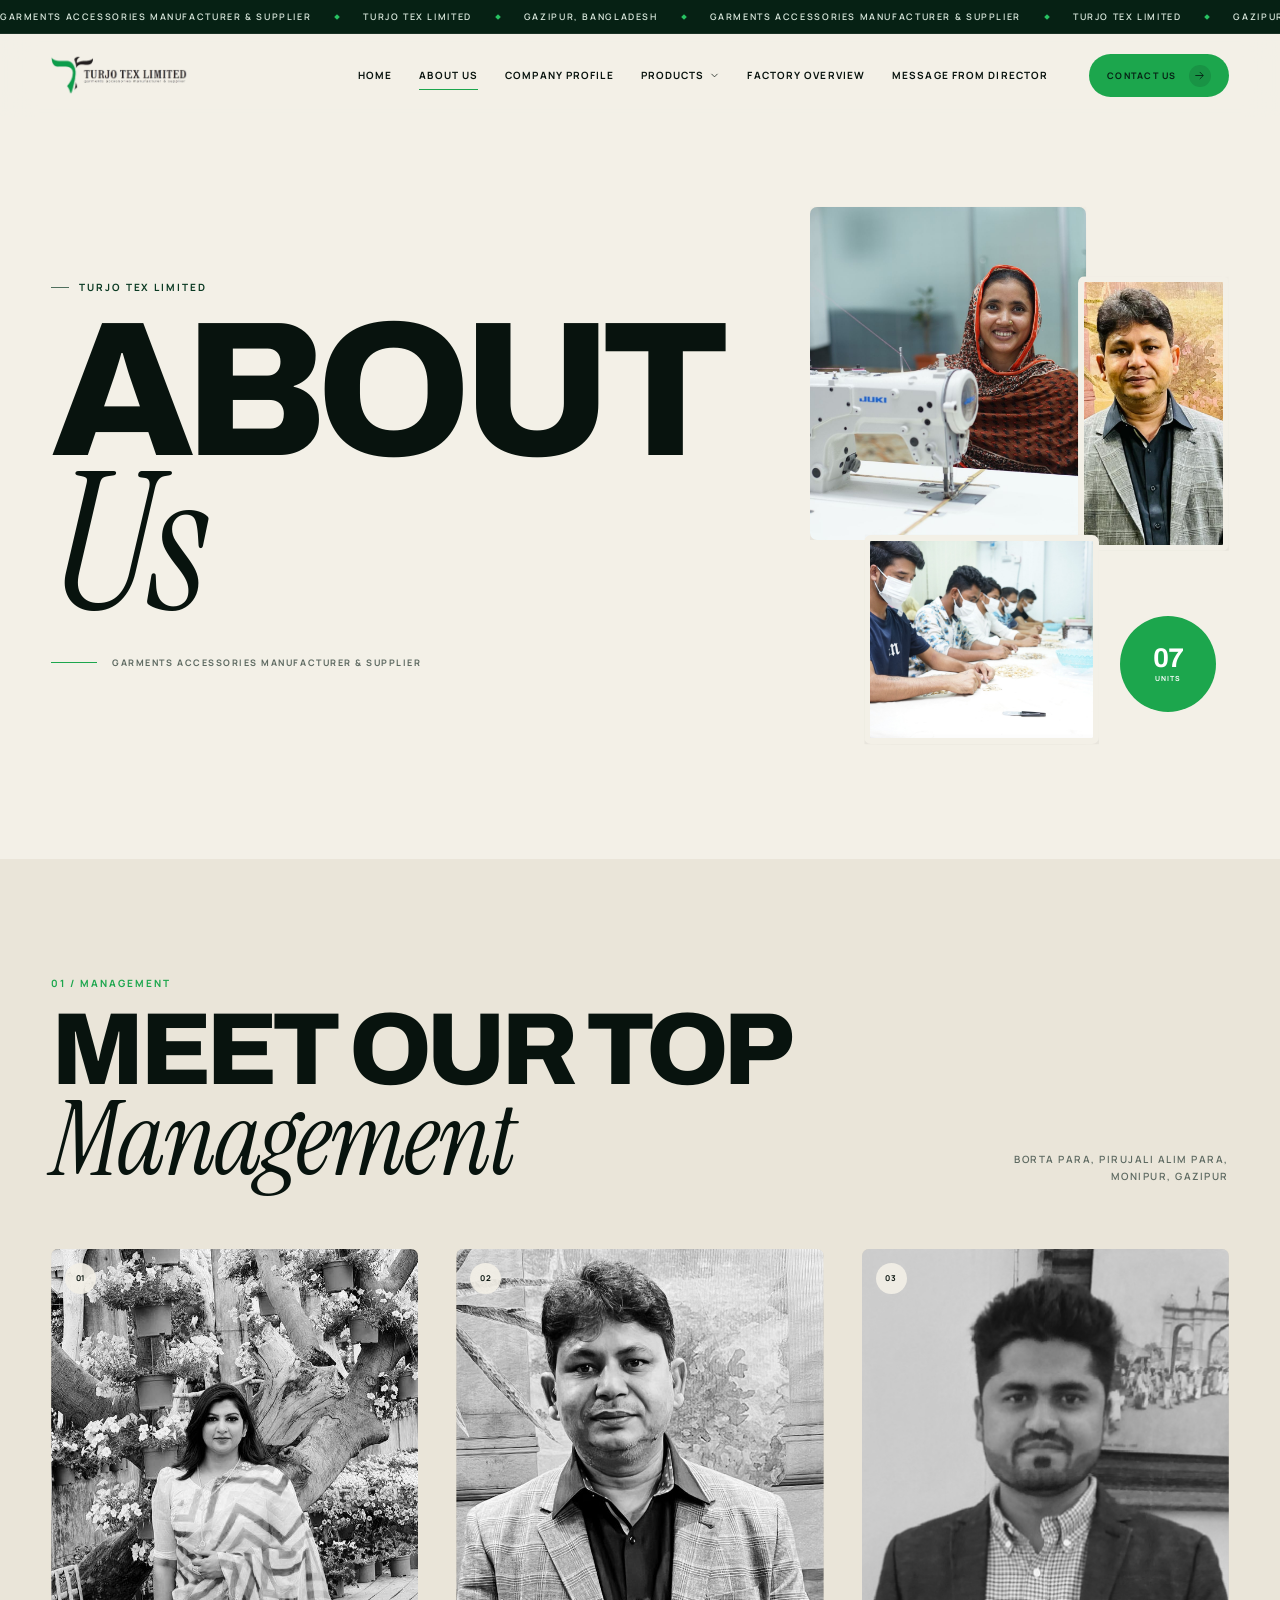
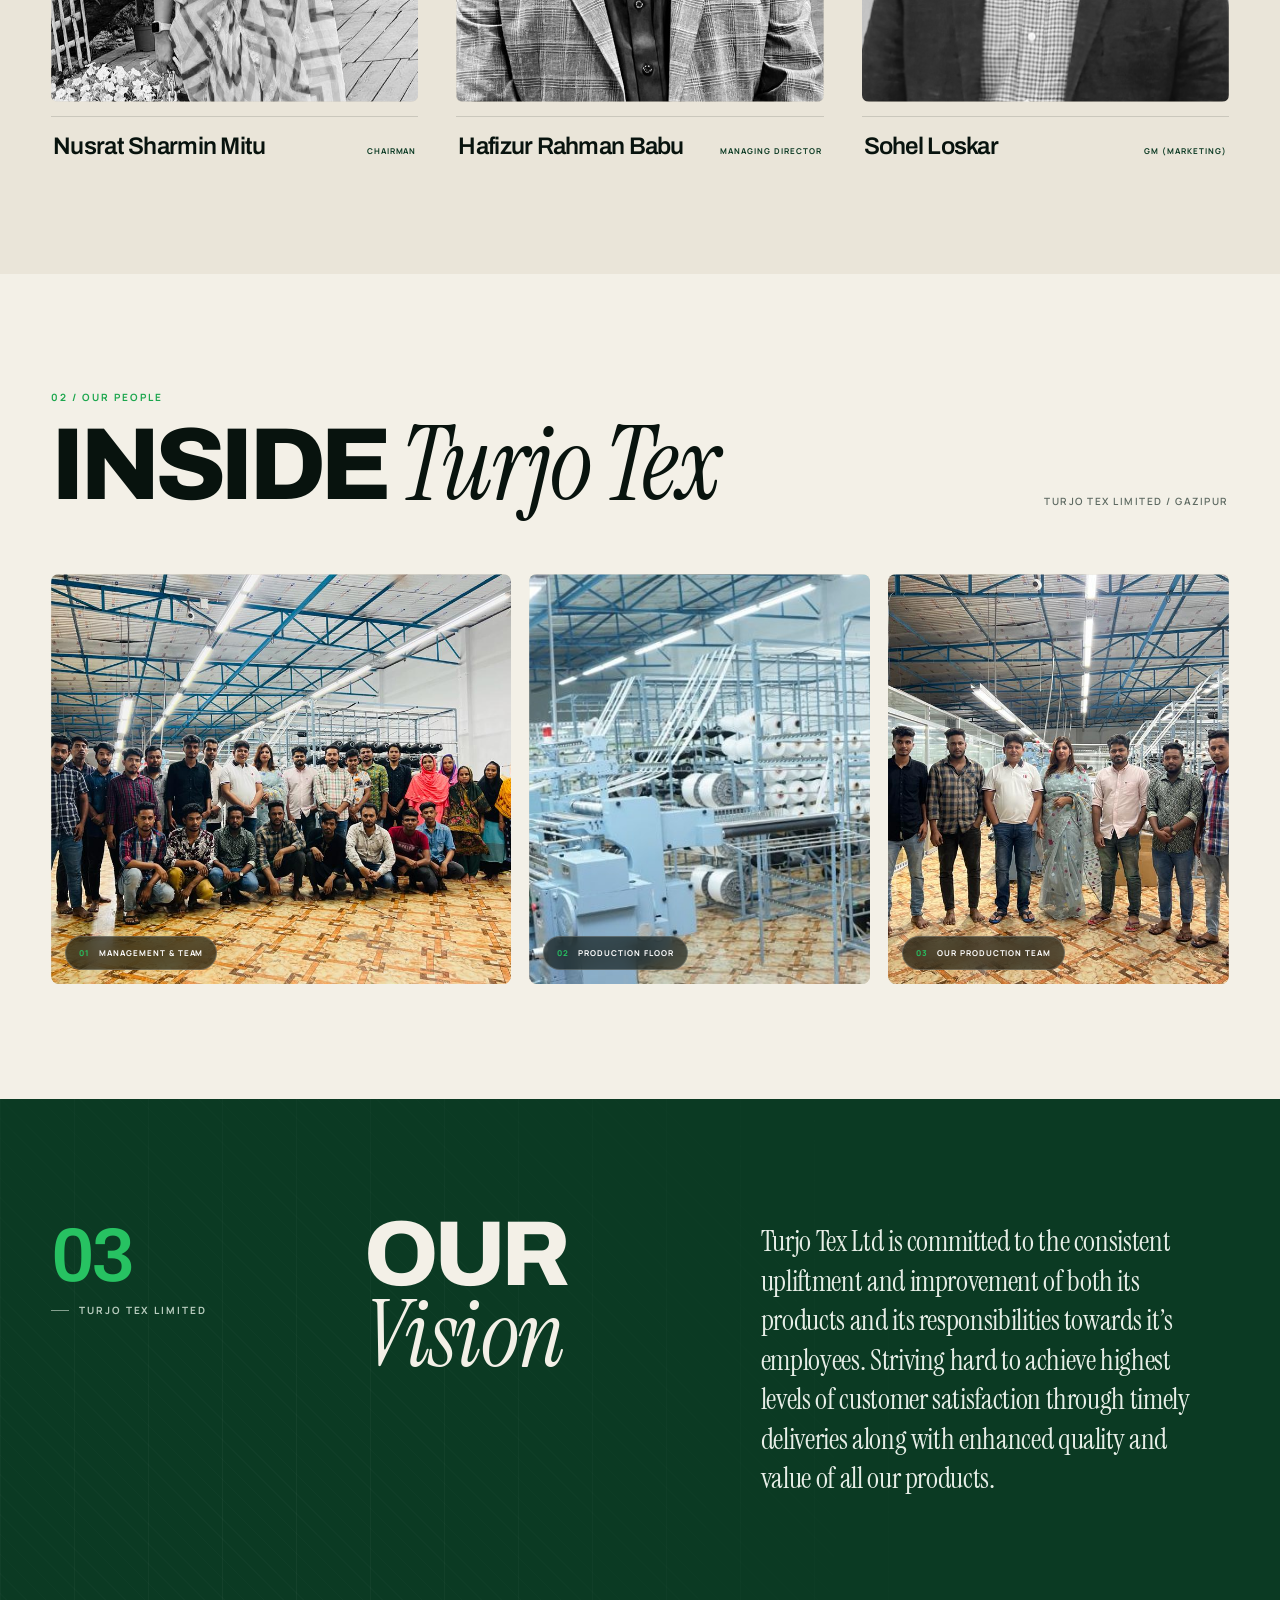
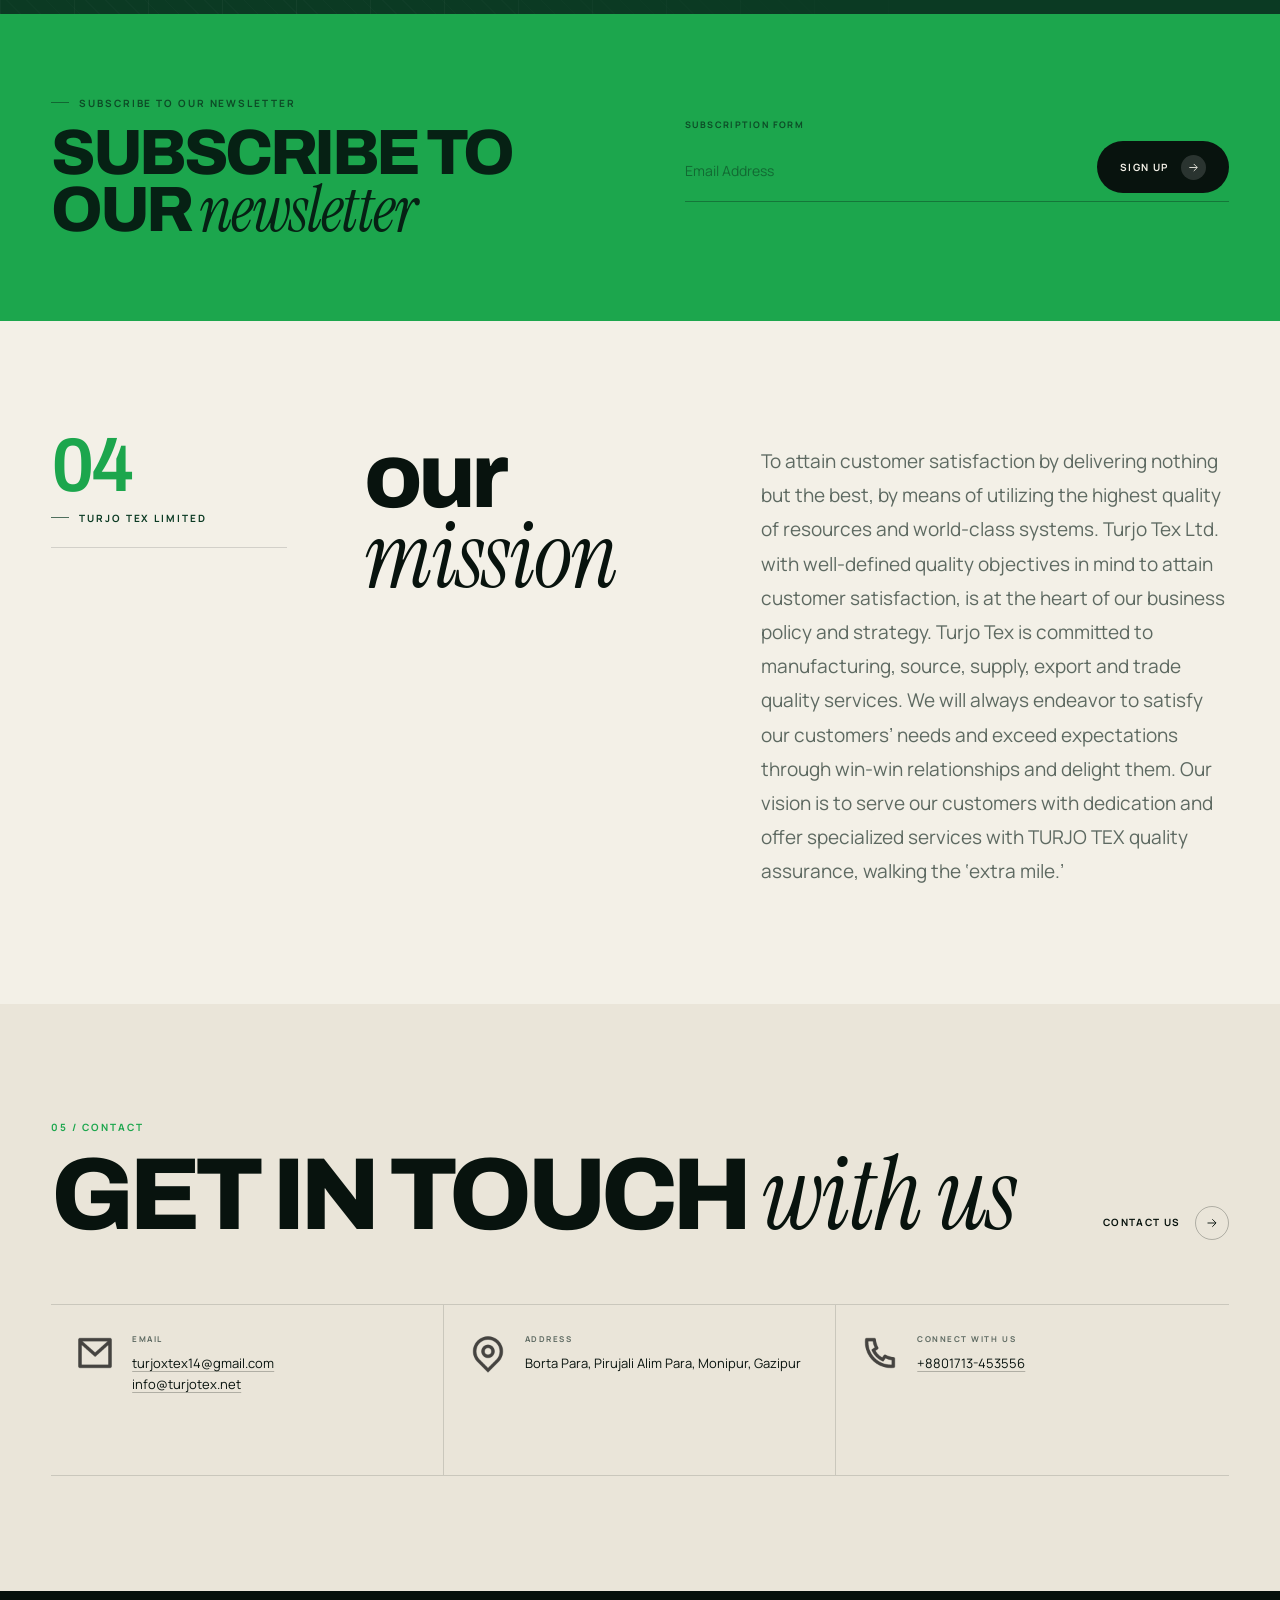
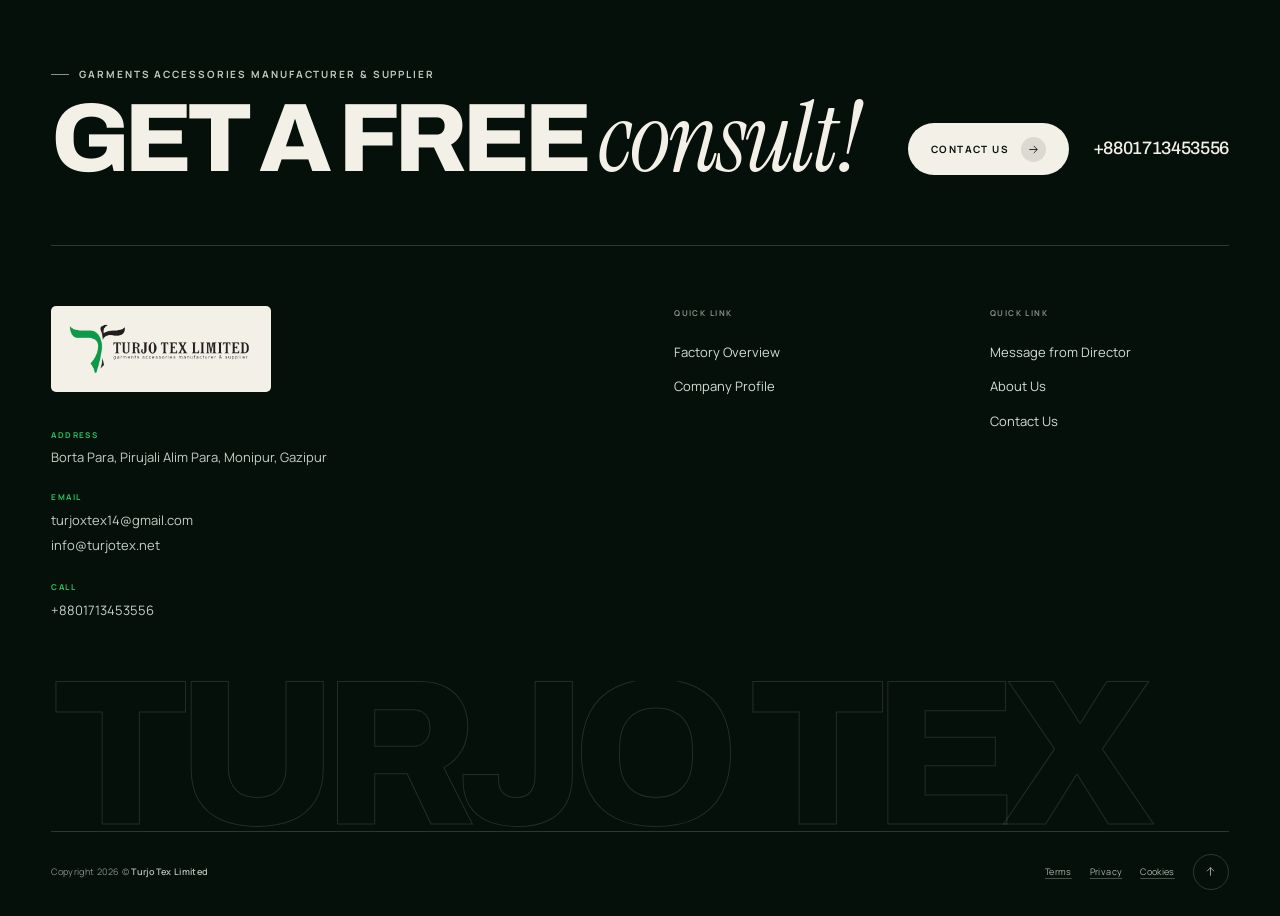
<file: about-us.html>
<!doctype html>
<html lang="en" data-page="about">
<head>
  <meta charset="utf-8">
  <meta name="viewport" content="width=device-width, initial-scale=1">
  <title>About Us - Turjotex</title>
  <meta name="description" content="Meet the management of Turjo Tex Limited and read our vision and mission as a garments accessories manufacturer and supplier in Gazipur, Bangladesh.">
  <meta name="theme-color" content="#0a1711">
  <meta property="og:title" content="About Us - Turjotex">
  <meta property="og:description" content="Meet the management of Turjo Tex Limited and read our vision and mission as a garments accessories manufacturer and supplier in Gazipur, Bangladesh.">
  <meta property="og:type" content="website">
  <meta property="og:image" content="assets/img/elastic-unit.jpg">
  <link rel="icon" type="image/png" sizes="32x32" href="assets/img/favicon-32.png?v=2">
  <link rel="icon" type="image/png" sizes="192x192" href="assets/img/favicon-192.png?v=2">
  <link rel="apple-touch-icon" href="assets/img/favicon-192.png?v=2">
  <link rel="preload" href="assets/fonts/archivo-var.woff2" as="font" type="font/woff2" crossorigin>
  <link rel="preload" href="assets/fonts/manrope-var.woff2" as="font" type="font/woff2" crossorigin>
  <link rel="stylesheet" href="css/style.css">
  <script>
    document.documentElement.classList.add('js');
    try {
      if (sessionStorage.getItem('turjotex:page-transition') === '1' && !window.matchMedia('(prefers-reduced-motion: reduce)').matches) {
        document.documentElement.classList.add('is-entering');
      }
      sessionStorage.removeItem('turjotex:page-transition');
    } catch (error) {}
  </script>
</head>
<body class="page-about" id="top">
  <a class="skip-link" href="#main">Skip to content</a>
  <div class="transition" data-transition aria-hidden="true">
  <div class="transition-panel">
    <div class="transition-mark">
      <img src="assets/img/logo-reverse.png" alt="" width="587" height="172">
      <span class="transition-line"></span>
    </div>
  </div>
</div>
  <div class="scroll-progress" aria-hidden="true"><span data-scroll-progress></span></div>
  <div class="utility">
  <div class="utility-track" aria-hidden="true"><span class="utility-bit">Garments Accessories Manufacturer &amp; Supplier</span><span class="utility-dot" aria-hidden="true"></span><span class="utility-bit">Turjo Tex Limited</span><span class="utility-dot" aria-hidden="true"></span><span class="utility-bit">Gazipur, Bangladesh</span><span class="utility-dot" aria-hidden="true"></span><span class="utility-bit">Garments Accessories Manufacturer &amp; Supplier</span><span class="utility-dot" aria-hidden="true"></span><span class="utility-bit">Turjo Tex Limited</span><span class="utility-dot" aria-hidden="true"></span><span class="utility-bit">Gazipur, Bangladesh</span><span class="utility-dot" aria-hidden="true"></span><span class="utility-bit">Garments Accessories Manufacturer &amp; Supplier</span><span class="utility-dot" aria-hidden="true"></span><span class="utility-bit">Turjo Tex Limited</span><span class="utility-dot" aria-hidden="true"></span><span class="utility-bit">Gazipur, Bangladesh</span><span class="utility-dot" aria-hidden="true"></span><span class="utility-bit">Garments Accessories Manufacturer &amp; Supplier</span><span class="utility-dot" aria-hidden="true"></span><span class="utility-bit">Turjo Tex Limited</span><span class="utility-dot" aria-hidden="true"></span><span class="utility-bit">Gazipur, Bangladesh</span><span class="utility-dot" aria-hidden="true"></span></div>
  <span class="sr-only">Garments Accessories Manufacturer &amp; Supplier</span>
</div>
  <header class="site-header" data-header>
  <div class="wrap header-inner">
    <a class="brand" href="index.html" aria-label="Turjotex - Home">
      <img src="assets/img/logo.png" width="591" height="188" alt="Turjotex">
    </a>
    <nav class="desktop-nav" aria-label="Primary">
      <a class="nav-link" href="index.html">Home</a><a class="nav-link is-active" href="about-us.html" aria-current="page">About Us</a><a class="nav-link" href="company-profile.html">Company Profile</a><div class="nav-mega" data-mega-wrap>
          <button class="nav-link nav-mega-btn" type="button" aria-expanded="false" aria-controls="products-menu" data-mega-btn>
            Products <svg viewBox="0 0 24 24" fill="none" aria-hidden="true"><path d="m6 9 6 6 6-6" stroke="currentColor" stroke-width="1.6" stroke-linecap="round" stroke-linejoin="round"/></svg>
          </button>
          <div class="mega" data-mega>
  <div class="wrap mega-inner">
    <div class="mega-main">
      <div class="mega-head">
        <p class="eyebrow">Our Products</p>
        <span class="mega-count">07 <span>Units</span></span>
      </div>
      <div class="mega-grid">
        <a class="mega-link" href="elastic-unit.html" data-preview-link="elastic-unit">
          <span class="mega-num">01</span>
          <span class="mega-name">Elastic Unit</span>
          <span class="mega-arrow"><svg viewBox="0 0 24 24" fill="none" aria-hidden="true"><path d="M5 12h13M13 6l6 6-6 6" stroke="currentColor" stroke-width="1.6" stroke-linecap="round" stroke-linejoin="round"/></svg></span>
        </a><a class="mega-link" href="twill-tape-unit.html" data-preview-link="twill-tape-unit">
          <span class="mega-num">02</span>
          <span class="mega-name">Twill Tape Unit</span>
          <span class="mega-arrow"><svg viewBox="0 0 24 24" fill="none" aria-hidden="true"><path d="M5 12h13M13 6l6 6-6 6" stroke="currentColor" stroke-width="1.6" stroke-linecap="round" stroke-linejoin="round"/></svg></span>
        </a><a class="mega-link" href="drawstring-draw-cord-unit.html" data-preview-link="drawstring-draw-cord-unit">
          <span class="mega-num">03</span>
          <span class="mega-name">Drawstring &amp; Draw Cord Unit</span>
          <span class="mega-arrow"><svg viewBox="0 0 24 24" fill="none" aria-hidden="true"><path d="M5 12h13M13 6l6 6-6 6" stroke="currentColor" stroke-width="1.6" stroke-linecap="round" stroke-linejoin="round"/></svg></span>
        </a><a class="mega-link" href="jacquard-elastic-unit.html" data-preview-link="jacquard-elastic-unit">
          <span class="mega-num">04</span>
          <span class="mega-name">Jacquard Elastic Unit</span>
          <span class="mega-arrow"><svg viewBox="0 0 24 24" fill="none" aria-hidden="true"><path d="M5 12h13M13 6l6 6-6 6" stroke="currentColor" stroke-width="1.6" stroke-linecap="round" stroke-linejoin="round"/></svg></span>
        </a><a class="mega-link" href="label-printing-unit.html" data-preview-link="label-printing-unit">
          <span class="mega-num">05</span>
          <span class="mega-name">Label Printing Unit</span>
          <span class="mega-arrow"><svg viewBox="0 0 24 24" fill="none" aria-hidden="true"><path d="M5 12h13M13 6l6 6-6 6" stroke="currentColor" stroke-width="1.6" stroke-linecap="round" stroke-linejoin="round"/></svg></span>
        </a><a class="mega-link" href="shell-button-unit.html" data-preview-link="shell-button-unit">
          <span class="mega-num">06</span>
          <span class="mega-name">Shell Button Unit</span>
          <span class="mega-arrow"><svg viewBox="0 0 24 24" fill="none" aria-hidden="true"><path d="M5 12h13M13 6l6 6-6 6" stroke="currentColor" stroke-width="1.6" stroke-linecap="round" stroke-linejoin="round"/></svg></span>
        </a><a class="mega-link" href="thermal-sticker-printing-unit.html" data-preview-link="thermal-sticker-printing-unit">
          <span class="mega-num">07</span>
          <span class="mega-name">Thermal Sticker Printing Unit</span>
          <span class="mega-arrow"><svg viewBox="0 0 24 24" fill="none" aria-hidden="true"><path d="M5 12h13M13 6l6 6-6 6" stroke="currentColor" stroke-width="1.6" stroke-linecap="round" stroke-linejoin="round"/></svg></span>
        </a>
      </div>
    </div>
    <div class="mega-preview" aria-hidden="true">
      <img src="assets/img/elastic-unit.jpg" alt="" loading="lazy" class="is-active" data-preview-img="elastic-unit"><img src="assets/img/twill-unit-2.jpg" alt="" loading="lazy" class="" data-preview-img="twill-tape-unit"><img src="assets/img/drawstring-unit.jpg" alt="" loading="lazy" class="" data-preview-img="drawstring-draw-cord-unit"><img src="assets/img/jacquard-unit.jpg" alt="" loading="lazy" class="" data-preview-img="jacquard-elastic-unit"><img src="assets/img/label-unit.jpg" alt="" loading="lazy" class="" data-preview-img="label-printing-unit"><img src="assets/img/shell-unit.jpg" alt="" loading="lazy" class="" data-preview-img="shell-button-unit"><img src="assets/img/thermal-unit.jpg" alt="" loading="lazy" class="" data-preview-img="thermal-sticker-printing-unit">
      <div class="mega-preview-caption">
        <span data-preview-name>Elastic Unit</span>
        <span data-preview-count>01 / 07</span>
      </div>
    </div>
  </div>
</div>
        </div><a class="nav-link" href="factory-overview.html">Factory Overview</a><a class="nav-link" href="message-from-director.html">Message from Director</a>
    </nav>
    <div class="header-actions">
      <a class="btn btn--sm header-cta" href="contact-us.html">Contact Us <span class="btn-ico"><svg viewBox="0 0 24 24" fill="none" aria-hidden="true"><path d="M5 12h13M13 6l6 6-6 6" stroke="currentColor" stroke-width="1.6" stroke-linecap="round" stroke-linejoin="round"/></svg></span></a>
      <button class="menu-toggle" type="button" aria-label="Open menu" aria-expanded="false" aria-controls="mobile-menu" data-menu-toggle>
        <span class="menu-lines" aria-hidden="true"><span></span><span></span><span></span></span>
      </button>
    </div>
  </div>
</header>
  <div class="mobile-menu" id="mobile-menu" data-mobile-menu aria-hidden="true">
  <div class="mobile-menu-top">
    <a class="brand brand--mobile" href="index.html" aria-label="Turjotex - Home">
      <img src="assets/img/logo.png" width="591" height="188" alt="Turjotex">
    </a>
    <button class="mobile-close" type="button" aria-label="Close menu" data-menu-close><svg viewBox="0 0 24 24" fill="none" aria-hidden="true"><path d="M6 6l12 12M18 6L6 18" stroke="currentColor" stroke-width="1.6" stroke-linecap="round"/></svg></button>
  </div>
  <div class="mobile-menu-body">
    <nav class="mobile-nav" aria-label="Mobile">
      <a href="index.html" class=""><span>Home</span><span class="mobile-index">01</span></a><a href="about-us.html" class="is-active"><span>About Us</span><span class="mobile-index">02</span></a><a href="company-profile.html" class=""><span>Company Profile</span><span class="mobile-index">03</span></a><a href="factory-overview.html" class=""><span>Factory Overview</span><span class="mobile-index">04</span></a><a href="message-from-director.html" class=""><span>Message from Director</span><span class="mobile-index">05</span></a><a href="contact-us.html" class=""><span>Contact Us</span><span class="mobile-index">06</span></a>
    </nav>
    <div class="mobile-products">
      <p class="eyebrow">Our Products <span>07 Units</span></p>
      <div class="mobile-product-list">
        <a href="elastic-unit.html"><span class="mobile-product-num">01</span><span>Elastic Unit</span><svg viewBox="0 0 24 24" fill="none" aria-hidden="true"><path d="M5 12h13M13 6l6 6-6 6" stroke="currentColor" stroke-width="1.6" stroke-linecap="round" stroke-linejoin="round"/></svg></a><a href="twill-tape-unit.html"><span class="mobile-product-num">02</span><span>Twill Tape Unit</span><svg viewBox="0 0 24 24" fill="none" aria-hidden="true"><path d="M5 12h13M13 6l6 6-6 6" stroke="currentColor" stroke-width="1.6" stroke-linecap="round" stroke-linejoin="round"/></svg></a><a href="drawstring-draw-cord-unit.html"><span class="mobile-product-num">03</span><span>Drawstring &amp; Draw Cord Unit</span><svg viewBox="0 0 24 24" fill="none" aria-hidden="true"><path d="M5 12h13M13 6l6 6-6 6" stroke="currentColor" stroke-width="1.6" stroke-linecap="round" stroke-linejoin="round"/></svg></a><a href="jacquard-elastic-unit.html"><span class="mobile-product-num">04</span><span>Jacquard Elastic Unit</span><svg viewBox="0 0 24 24" fill="none" aria-hidden="true"><path d="M5 12h13M13 6l6 6-6 6" stroke="currentColor" stroke-width="1.6" stroke-linecap="round" stroke-linejoin="round"/></svg></a><a href="label-printing-unit.html"><span class="mobile-product-num">05</span><span>Label Printing Unit</span><svg viewBox="0 0 24 24" fill="none" aria-hidden="true"><path d="M5 12h13M13 6l6 6-6 6" stroke="currentColor" stroke-width="1.6" stroke-linecap="round" stroke-linejoin="round"/></svg></a><a href="shell-button-unit.html"><span class="mobile-product-num">06</span><span>Shell Button Unit</span><svg viewBox="0 0 24 24" fill="none" aria-hidden="true"><path d="M5 12h13M13 6l6 6-6 6" stroke="currentColor" stroke-width="1.6" stroke-linecap="round" stroke-linejoin="round"/></svg></a><a href="thermal-sticker-printing-unit.html"><span class="mobile-product-num">07</span><span>Thermal Sticker Printing Unit</span><svg viewBox="0 0 24 24" fill="none" aria-hidden="true"><path d="M5 12h13M13 6l6 6-6 6" stroke="currentColor" stroke-width="1.6" stroke-linecap="round" stroke-linejoin="round"/></svg></a>
      </div>
    </div>
    <div class="mobile-contact">
      <a href="mailto:turjoxtex14@gmail.com">turjoxtex14@gmail.com</a>
      <a href="tel:+8801713453556">+8801713453556</a>
      <p>Borta Para, Pirujali Alim Para, Monipur, Gazipur</p>
    </div>
  </div>
  <div class="mobile-menu-foot">
    <a href="company-profile.html">Company Profile <svg viewBox="0 0 24 24" fill="none" aria-hidden="true"><path d="M5 12h13M13 6l6 6-6 6" stroke="currentColor" stroke-width="1.6" stroke-linecap="round" stroke-linejoin="round"/></svg></a>
    <span>Borta Para, Pirujali Alim Para, Monipur, Gazipur</span>
  </div>
</div>
  <main id="main">

<section class="about-hero">
  <div class="wrap about-hero-grid">
    <div class="about-hero-copy">
      <p class="eyebrow">Turjo Tex Limited</p>
      <h1 class="display">About <em>Us</em></h1>
      <div class="about-hero-strip" data-reveal="up">
        <span class="about-strip-line"></span>
        <p>Garments Accessories Manufacturer &amp; Supplier</p>
      </div>
    </div>
    <div class="about-hero-media">
      <figure class="about-hero-img about-hero-img--1" data-reveal="clip"><img src="assets/img/factory-2.jpg" alt="Turjo Tex factory" loading="lazy"></figure>
      <figure class="about-hero-img about-hero-img--2" data-reveal="clip"><img src="assets/img/team-hafizur.jpg" alt="Hafizur Rahman Babu" loading="lazy"></figure>
      <figure class="about-hero-img about-hero-img--3" data-reveal="clip"><img src="assets/img/shell-2.jpg" alt="Turjo Tex shell button inspection" loading="lazy"></figure>
      <span class="about-hero-badge">07 <span>Units</span></span>
    </div>
  </div>
</section>

<section class="team section-pad" aria-labelledby="team-title">
  <div class="wrap">
    <div class="section-head section-head--split" data-reveal="up">
      <div>
        <p class="section-index">01 / Management</p>
        <h2 class="display" id="team-title">Meet our top <em>Management</em></h2>
      </div>
      <p class="section-side-note">Borta Para, Pirujali Alim Para, Monipur, Gazipur</p>
    </div>
    <div class="team-grid">
      <article class="team-card" data-reveal="up" style="--delay:0ms">
        <div class="team-media" data-reveal="clip">
          <img src="assets/img/team-nusrat.jpg" alt="Nusrat Sharmin Mitu" loading="lazy">
          <span class="team-index">01</span>
        </div>
        <div class="team-copy">
          <h3>Nusrat Sharmin Mitu</h3>
          <p>Chairman</p>
        </div>
      </article><article class="team-card" data-reveal="up" style="--delay:100ms">
        <div class="team-media" data-reveal="clip">
          <img src="assets/img/team-hafizur.jpg" alt="Hafizur Rahman Babu" loading="lazy">
          <span class="team-index">02</span>
        </div>
        <div class="team-copy">
          <h3>Hafizur Rahman Babu</h3>
          <p>MANAGING DIRECTOR</p>
        </div>
      </article><article class="team-card" data-reveal="up" style="--delay:200ms">
        <div class="team-media" data-reveal="clip">
          <img src="assets/img/team-sohel.jpg" alt="Sohel Loskar" loading="lazy">
          <span class="team-index">03</span>
        </div>
        <div class="team-copy">
          <h3>Sohel Loskar</h3>
          <p>GM (Marketing)</p>
        </div>
      </article>
    </div>
  </div>
</section>

<section class="people section-pad" aria-labelledby="people-title">
  <div class="wrap">
    <div class="section-head section-head--split" data-reveal="up">
      <div>
        <p class="section-index">02 / Our People</p>
        <h2 class="display" id="people-title">Inside <em>Turjo Tex</em></h2>
      </div>
      <p class="section-side-note">Turjo Tex Limited / Gazipur</p>
    </div>
    <div class="people-grid">
      <figure class="people-shot people-shot--wide" data-reveal="clip">
        <img src="assets/img/team-group.jpg" alt="The Turjo Tex team at the Gazipur factory" loading="lazy">
        <figcaption><span>01</span> Management &amp; team</figcaption>
      </figure>
      <figure class="people-shot" data-reveal="clip" style="--delay:80ms">
        <img src="assets/img/factory-room.jpg" alt="Turjo Tex narrow fabric production floor" loading="lazy">
        <figcaption><span>02</span> Production floor</figcaption>
      </figure>
      <figure class="people-shot" data-reveal="clip" style="--delay:160ms">
        <img src="assets/img/team-group-2.jpg" alt="Turjo Tex production team" loading="lazy">
        <figcaption><span>03</span> Our production team</figcaption>
      </figure>
    </div>
  </div>
</section>

<section class="vision section-pad" aria-labelledby="vision-title">
  <div class="vision-weave" aria-hidden="true"></div>
  <div class="wrap vision-grid">
    <div class="vision-mark" data-reveal="up">
      <span class="vision-index">03</span>
      <span class="eyebrow eyebrow--light">Turjo Tex Limited</span>
    </div>
    <div class="vision-copy">
      <h2 class="display" id="vision-title" data-reveal="up">Our <em>Vision</em></h2>
      <p class="vision-text" data-reveal="up">Turjo Tex Ltd is committed to the consistent upliftment and improvement of both its products and its responsibilities towards it’s employees. Striving hard to achieve highest levels of customer satisfaction through timely deliveries along with enhanced quality and value of all our products.</p>
    </div>
  </div>
</section>

<section class="newsletter" aria-labelledby="newsletter-title">
  <div class="wrap newsletter-grid">
    <div data-reveal="up">
      <p class="eyebrow">Subscribe to our newsletter</p>
      <h2 class="display" id="newsletter-title">Subscribe to our <em>newsletter</em></h2>
    </div>
    <form class="newsletter-form" data-mail-form data-form-name="Subscription Form" data-reveal="up" novalidate>
      <p class="newsletter-label">Subscription Form</p>
      <div class="newsletter-input-wrap">
        <label class="sr-only" for="newsletter-email">Email Address</label>
        <input id="newsletter-email" name="email" type="email" placeholder="Email Address" autocomplete="email" required>
        <button class="btn btn--dark" type="submit">Sign Up <span class="btn-ico"><svg viewBox="0 0 24 24" fill="none" aria-hidden="true"><path d="M5 12h13M13 6l6 6-6 6" stroke="currentColor" stroke-width="1.6" stroke-linecap="round" stroke-linejoin="round"/></svg></span></button>
      </div>
      <p class="form-status" role="status" data-form-status></p>
    </form>
  </div>
</section>

<section class="mission section-pad" aria-labelledby="mission-title">
  <div class="wrap mission-grid">
    <div class="mission-aside" data-reveal="up">
      <span class="vision-index vision-index--dark">04</span>
      <p class="eyebrow">Turjo Tex Limited</p>
      <span class="mission-rule"></span>
    </div>
    <div class="mission-copy">
      <h2 class="display display--lower" id="mission-title" data-reveal="up">our <em>mission</em></h2>
      <p class="mission-text" data-reveal="up">To attain customer satisfaction by delivering nothing but the best, by means of utilizing the highest quality of resources and world-class systems. Turjo Tex Ltd. with well-defined quality objectives in mind to attain customer satisfaction, is at the heart of our business policy and strategy. Turjo Tex is committed to manufacturing, source, supply, export and trade quality services. We will always endeavor to satisfy our customers’ needs and exceed expectations through win-win relationships and delight them. Our vision is to serve our customers with dedication and offer specialized services with TURJO TEX quality assurance, walking the ‘extra mile.’</p>
    </div>
  </div>
</section>

<section class="touch section-pad" aria-labelledby="touch-title">
  <div class="wrap">
    <div class="section-head section-head--split" data-reveal="up">
      <div>
        <p class="section-index">05 / Contact</p>
        <h2 class="display" id="touch-title">Get in touch <em>with us</em></h2>
      </div>
      <a class="link-arrow" href="contact-us.html"><span>Contact Us</span><span class="link-arrow-ico"><svg viewBox="0 0 24 24" fill="none" aria-hidden="true"><path d="M5 12h13M13 6l6 6-6 6" stroke="currentColor" stroke-width="1.6" stroke-linecap="round" stroke-linejoin="round"/></svg></span></a>
    </div>
    <div class="touch-grid">
      <div class="touch-card" data-reveal="up">
        <img src="assets/img/icon-mail.png" alt="" loading="lazy">
        <div>
          <p class="eyebrow">Email</p>
          <a href="mailto:turjoxtex14@gmail.com">turjoxtex14@gmail.com</a>
          <a href="mailto:info@turjotex.net">info@turjotex.net</a>
        </div>
      </div>
      <div class="touch-card" data-reveal="up" style="--delay:70ms">
        <img src="assets/img/icon-pin.png" alt="" loading="lazy">
        <div>
          <p class="eyebrow">Address</p>
          <p>Borta Para, Pirujali Alim Para, Monipur, Gazipur</p>
        </div>
      </div>
      <div class="touch-card" data-reveal="up" style="--delay:140ms">
        <img src="assets/img/icon-phone.png" alt="" loading="lazy">
        <div>
          <p class="eyebrow">Connect with Us</p>
          <a href="tel:+8801713453556">+8801713-453556</a>
        </div>
      </div>
    </div>
  </div>
</section>

  </main>
  <footer class="site-footer">
  <div class="wrap footer-cta" data-reveal="up">
    <div>
      <p class="eyebrow eyebrow--light">Garments Accessories Manufacturer &amp; Supplier</p>
      <h2>Get a free <em>consult!</em></h2>
    </div>
    <div class="footer-cta-actions">
      <a class="btn btn--light" href="contact-us.html">Contact Us <span class="btn-ico"><svg viewBox="0 0 24 24" fill="none" aria-hidden="true"><path d="M5 12h13M13 6l6 6-6 6" stroke="currentColor" stroke-width="1.6" stroke-linecap="round" stroke-linejoin="round"/></svg></span></a>
      <a class="footer-phone" href="tel:+8801713453556">+8801713453556</a>
    </div>
  </div>
  <div class="wrap footer-grid">
    <div class="footer-brand">
      <a class="footer-logo" href="index.html" aria-label="Turjotex - Home">
        <img src="assets/img/logo.png" width="591" height="188" alt="Turjotex" loading="lazy">
      </a>
      <address>
        <p class="footer-label">Address</p>
        <p>Borta Para, Pirujali Alim Para, Monipur, Gazipur</p>
      </address>
      <div class="footer-contact">
        <p class="footer-label">Email</p>
        <a href="mailto:turjoxtex14@gmail.com">turjoxtex14@gmail.com</a>
        <a href="mailto:info@turjotex.net">info@turjotex.net</a>
      </div>
      <div class="footer-contact">
        <p class="footer-label">Call</p>
        <a href="tel:+8801713453556">+8801713453556</a>
      </div>
    </div>
    <div class="footer-col">
      <h3>Quick Link</h3>
      <a href="factory-overview.html">Factory Overview</a>
      <a href="company-profile.html">Company Profile</a>
    </div>
    <div class="footer-col">
      <h3>Quick Link</h3>
      <a href="message-from-director.html">Message from Director</a>
      <a href="about-us.html">About Us</a>
      <a href="contact-us.html">Contact Us</a>
    </div>
  </div>
  <div class="footer-wordmark" aria-hidden="true">Turjo Tex</div>
  <div class="wrap footer-legal">
    <p>Copyright 2026 © <strong>Turjo Tex Limited</strong></p>
    <div class="footer-small-links">
      <a href="#" data-noop>Terms</a>
      <a href="#" data-noop>Privacy</a>
      <a href="#" data-noop>Cookies</a>
      <a class="to-top" href="#top" aria-label="Back to top"><svg viewBox="0 0 24 24" fill="none" aria-hidden="true"><path d="M12 19V5M6 11l6-6 6 6" stroke="currentColor" stroke-width="1.6" stroke-linecap="round" stroke-linejoin="round"/></svg></a>
    </div>
  </div>
</footer>
  <div class="lightbox" data-lightbox aria-hidden="true">
  <div class="lightbox-backdrop" data-lightbox-close></div>
  <div class="lightbox-inner" role="dialog" aria-modal="true" aria-label="Image gallery">
    <div class="lightbox-bar">
      <span class="lightbox-count" data-lightbox-count>01 / 03</span>
      <button class="lightbox-btn" type="button" aria-label="Close gallery" data-lightbox-close><svg viewBox="0 0 24 24" fill="none" aria-hidden="true"><path d="M6 6l12 12M18 6L6 18" stroke="currentColor" stroke-width="1.6" stroke-linecap="round"/></svg></button>
    </div>
    <button class="lightbox-nav lightbox-prev" type="button" aria-label="Previous image" data-lightbox-prev><svg viewBox="0 0 24 24" fill="none" aria-hidden="true"><path d="M19 12H6M11 6l-6 6 6 6" stroke="currentColor" stroke-width="1.6" stroke-linecap="round" stroke-linejoin="round"/></svg></button>
    <figure class="lightbox-figure">
      <img alt="" data-lightbox-img>
      <figcaption data-lightbox-caption></figcaption>
    </figure>
    <button class="lightbox-nav lightbox-next" type="button" aria-label="Next image" data-lightbox-next><svg viewBox="0 0 24 24" fill="none" aria-hidden="true"><path d="M5 12h13M13 6l6 6-6 6" stroke="currentColor" stroke-width="1.6" stroke-linecap="round" stroke-linejoin="round"/></svg></button>
  </div>
</div>
  <a class="wa-float" href="https://wa.me/8801713453556?text=Hello!%20I'm%20interested%20to%20discuss%20regarding%20your%20products." target="_blank" rel="noopener" aria-label="Contact Us on WhatsApp">
  <svg viewBox="0 0 24 24" fill="none" aria-hidden="true"><path d="M20 11.6a8 8 0 0 1-11.8 7L4 20l1.3-4.1A8 8 0 1 1 20 11.6Z" stroke="currentColor" stroke-width="1.5" stroke-linejoin="round"/><path d="M9 9.2c.3 1.4 1.9 3 3.3 3.4l1.1-1.1 2.3 1.2c-.2 1.1-1.1 1.9-2.3 1.8-2.8-.3-5.5-3-5.8-5.8C7.5 7.6 8.3 6.7 9.4 6.5l1.2 2.3L9 9.2Z" fill="currentColor"/></svg><span>Contact Us</span>
</a>
  <script src="js/main.js"></script>
</body>
</html>
</file>
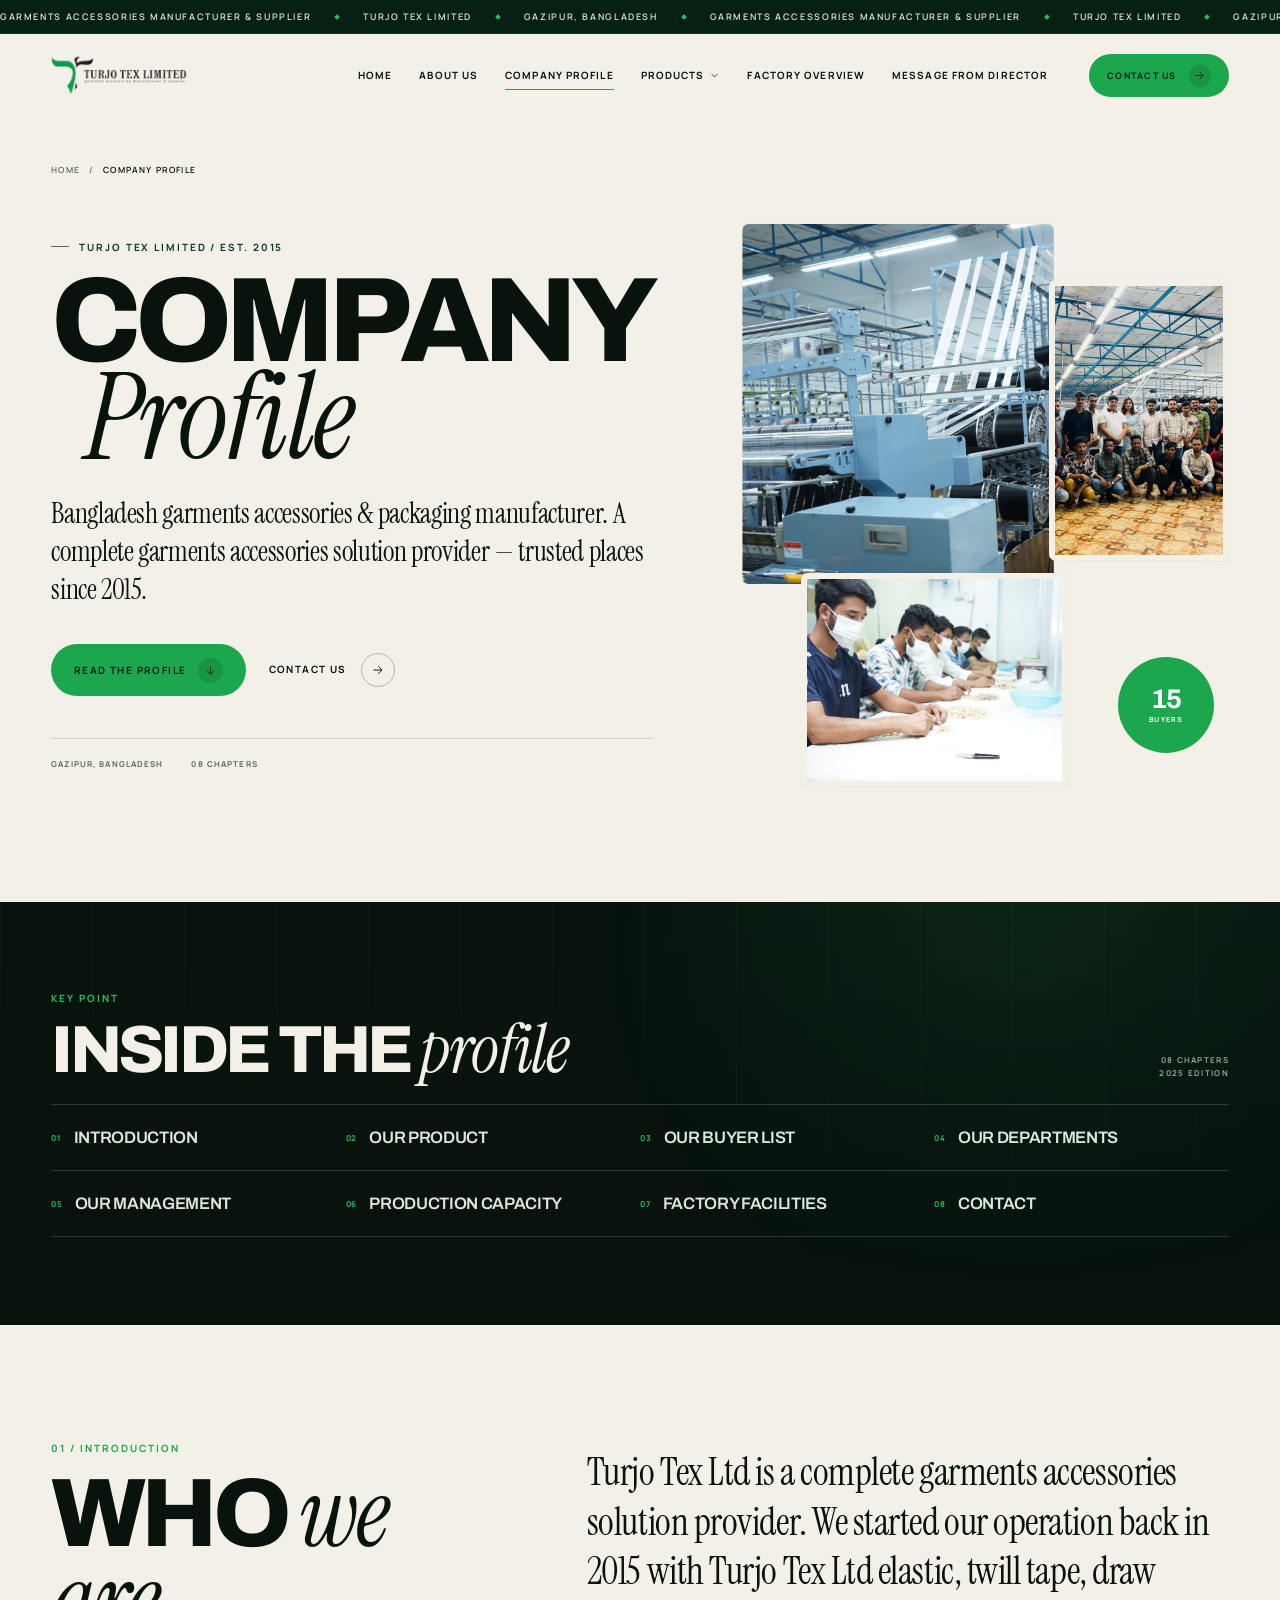
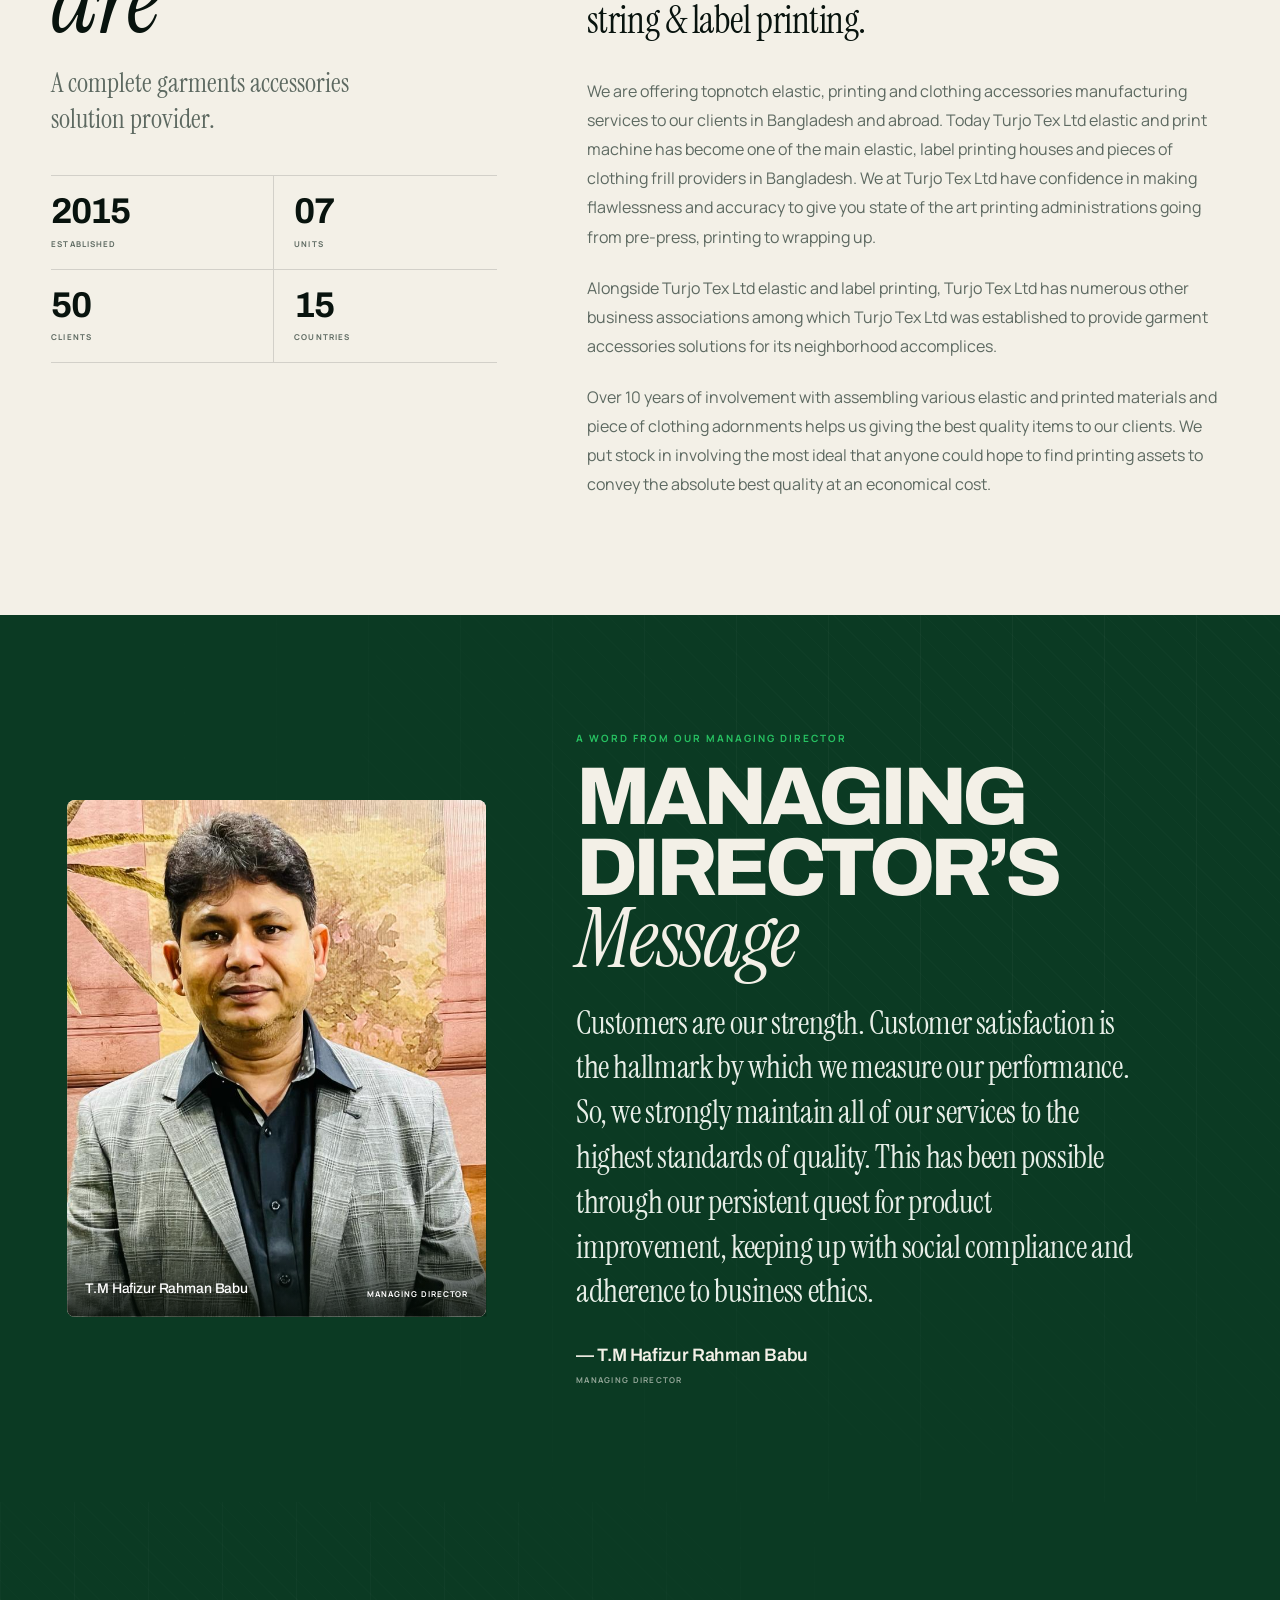
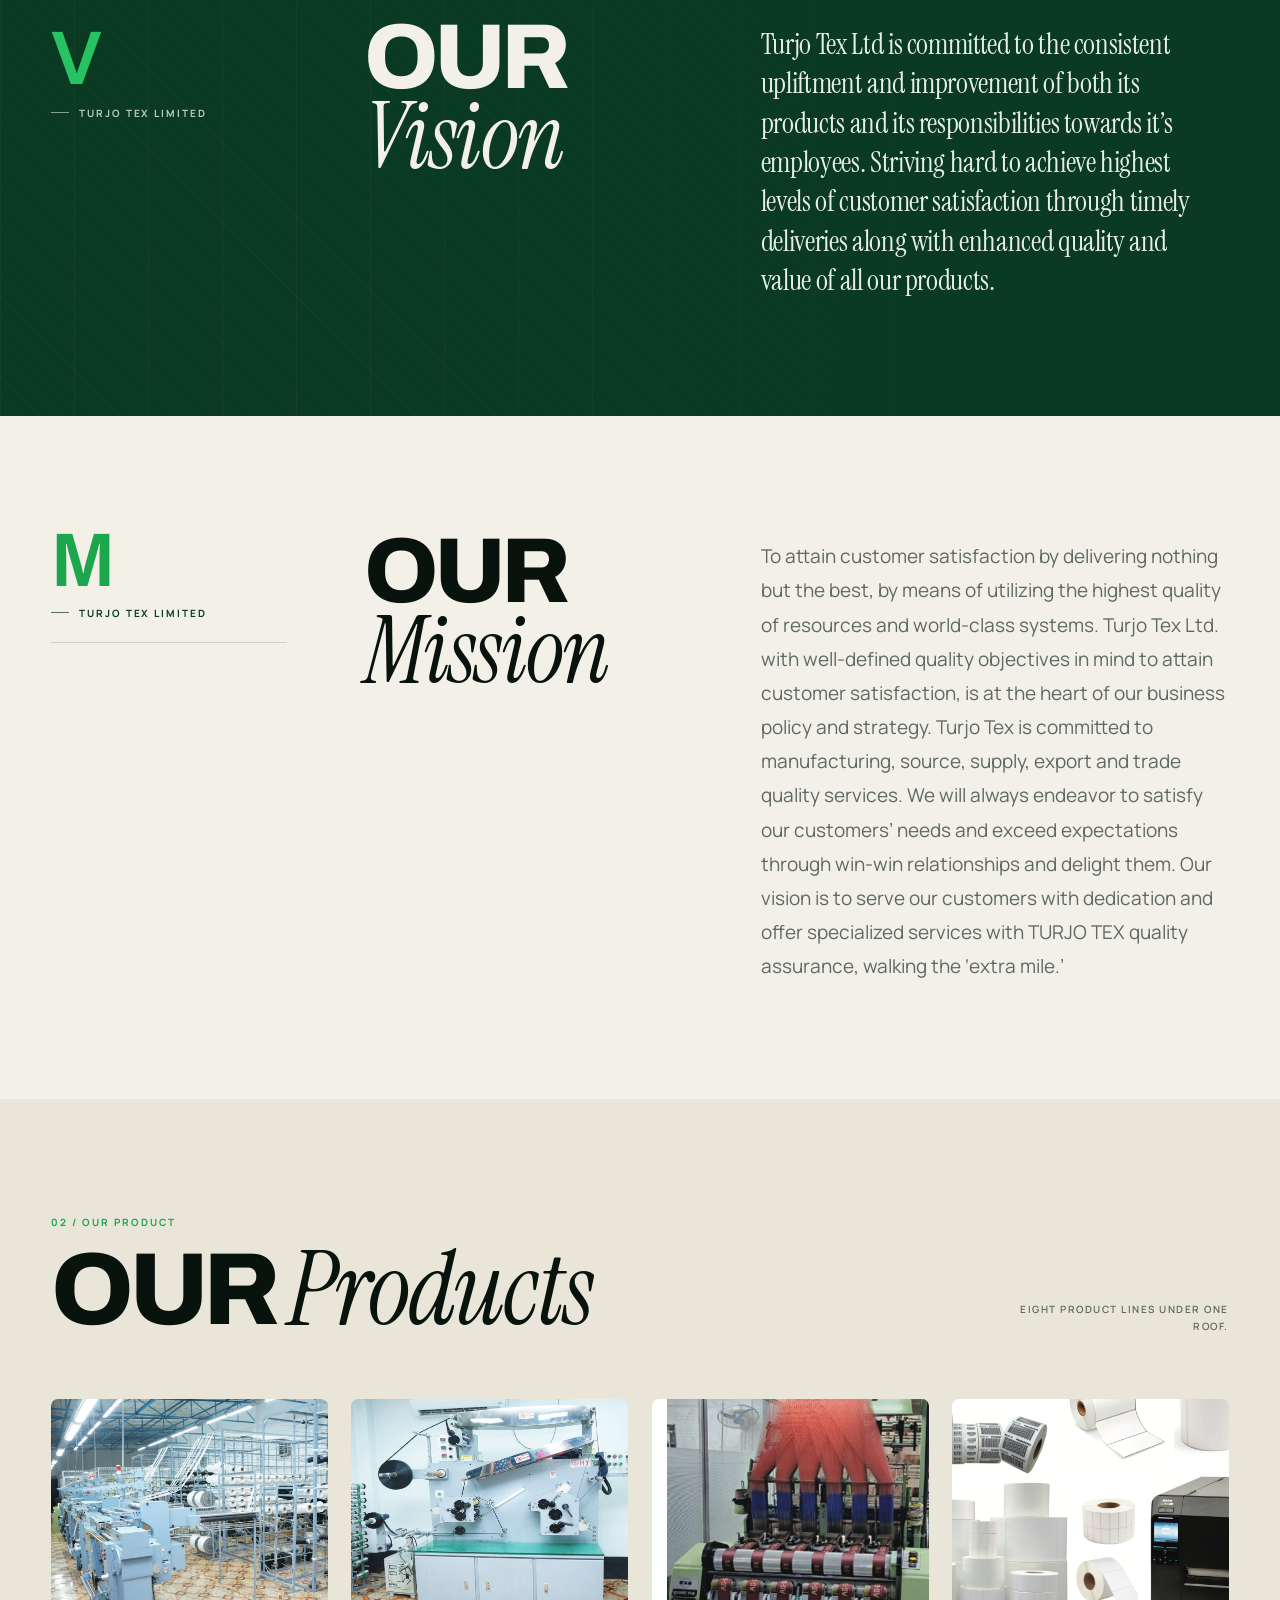
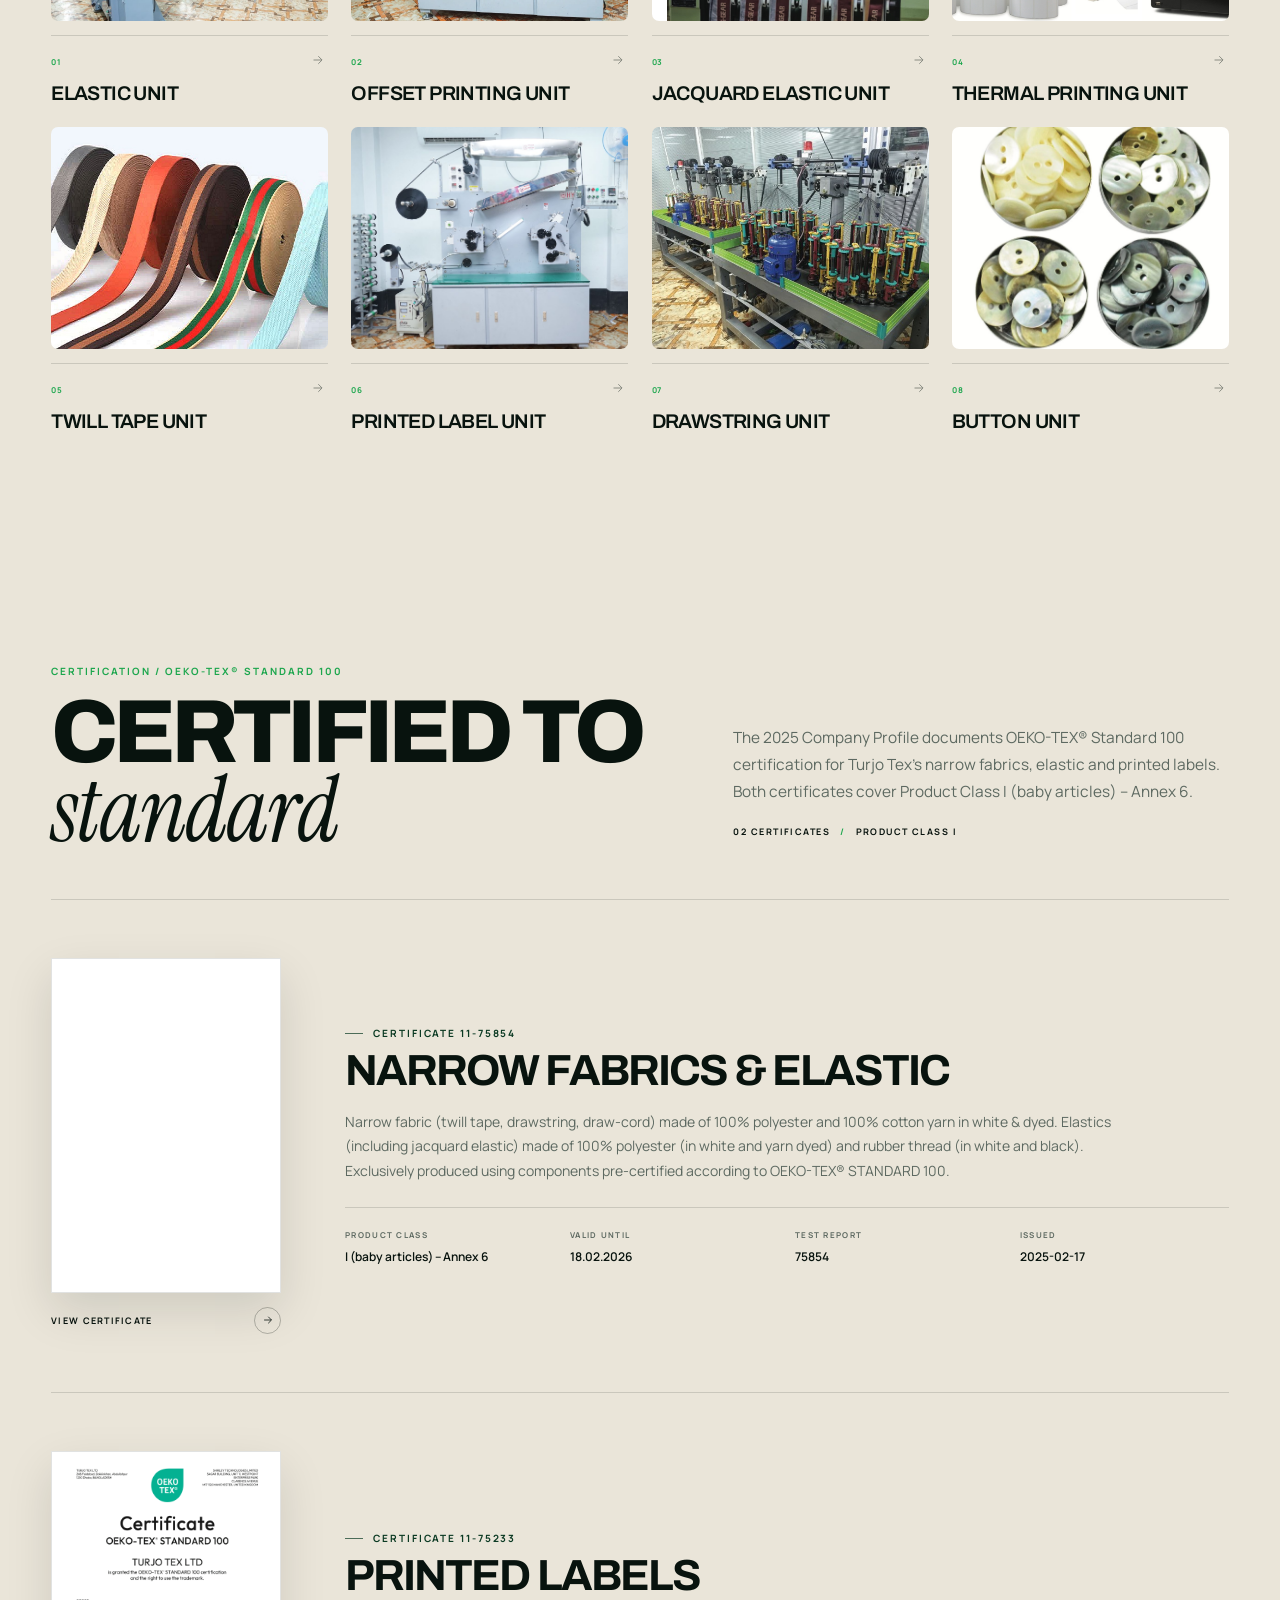
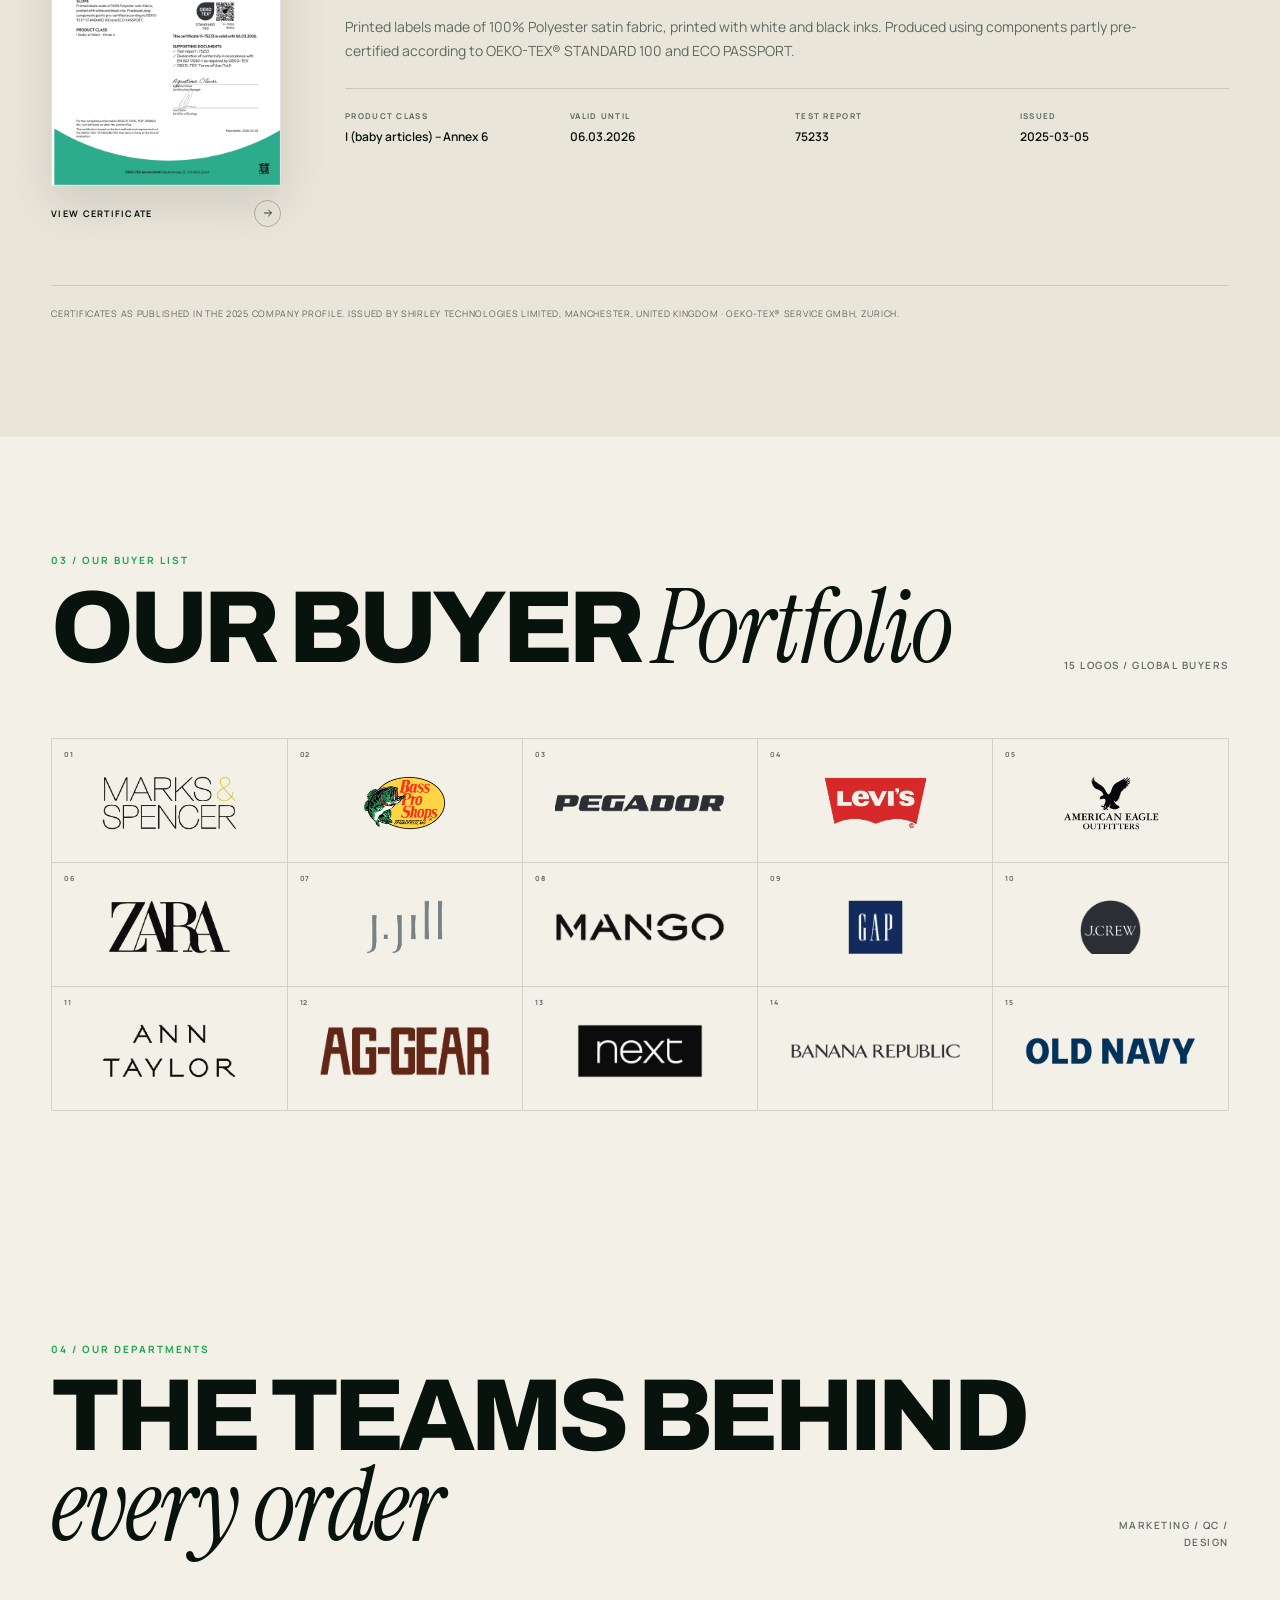
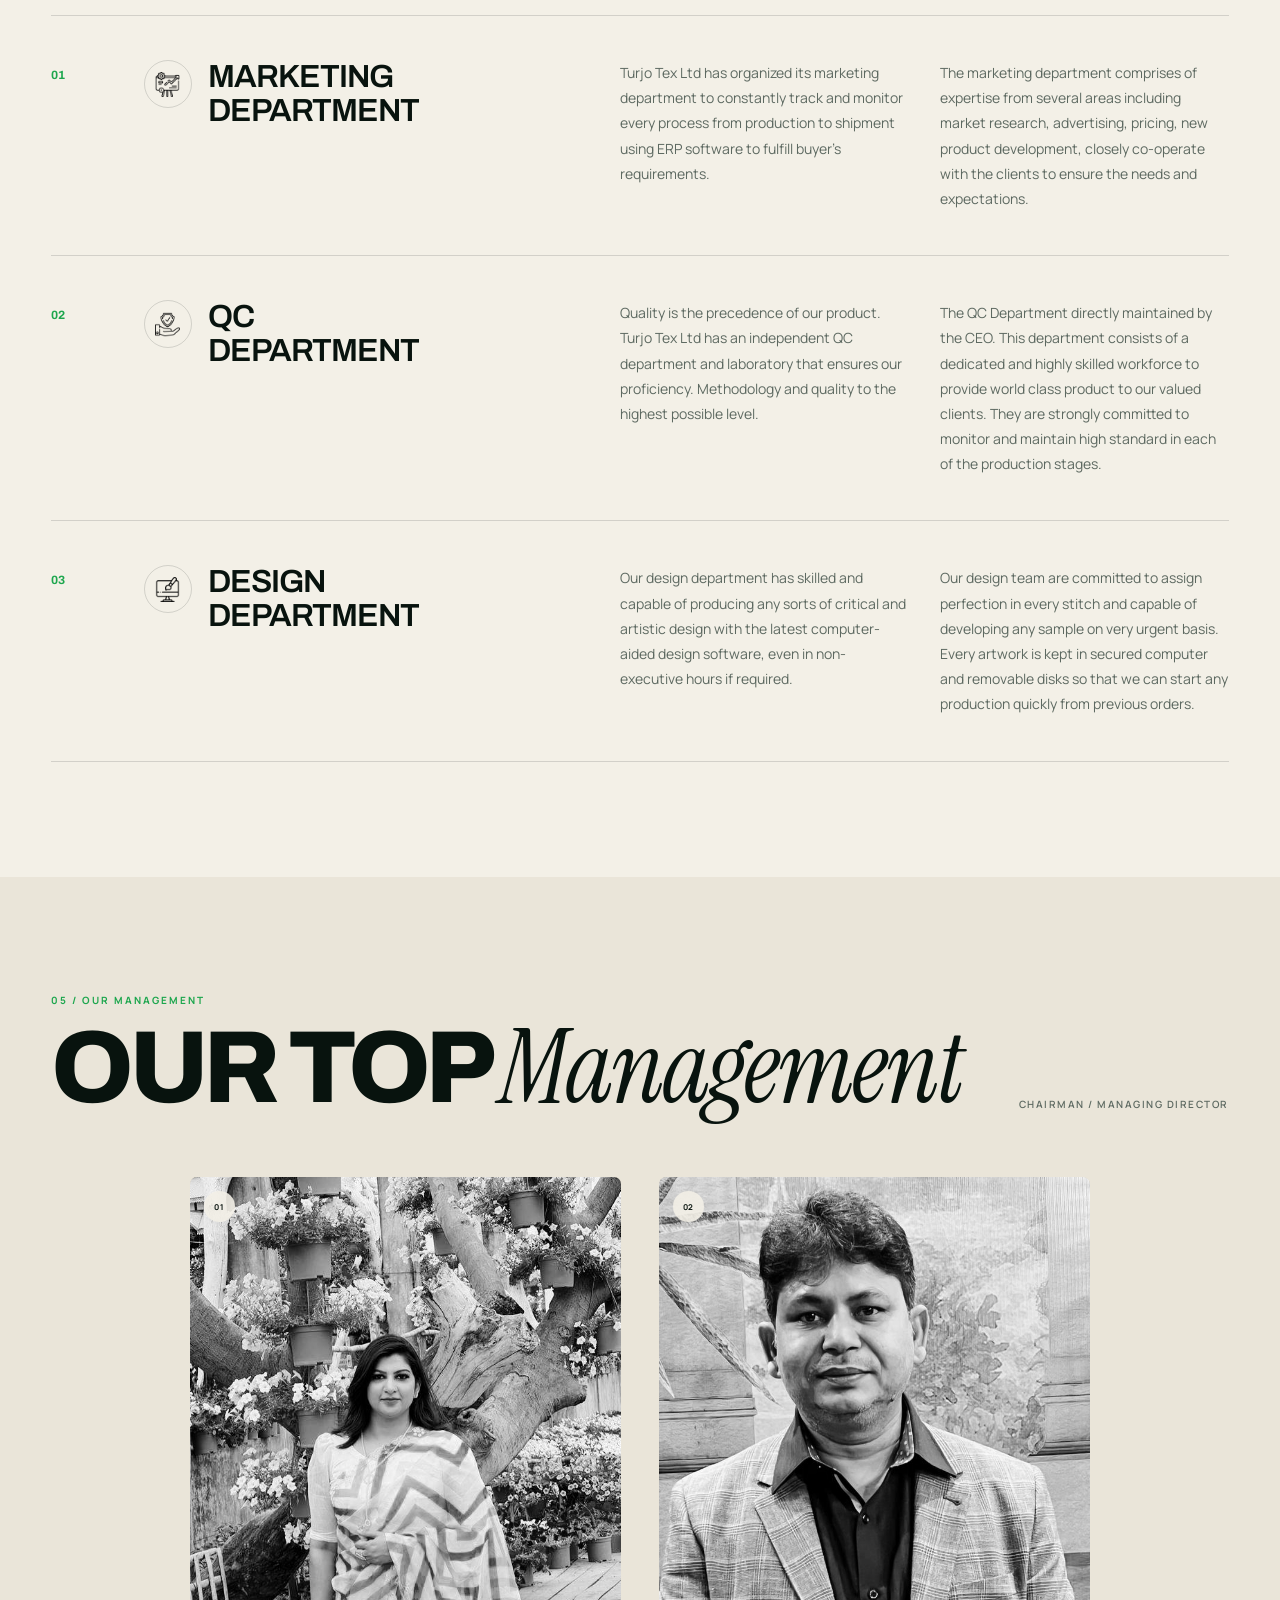
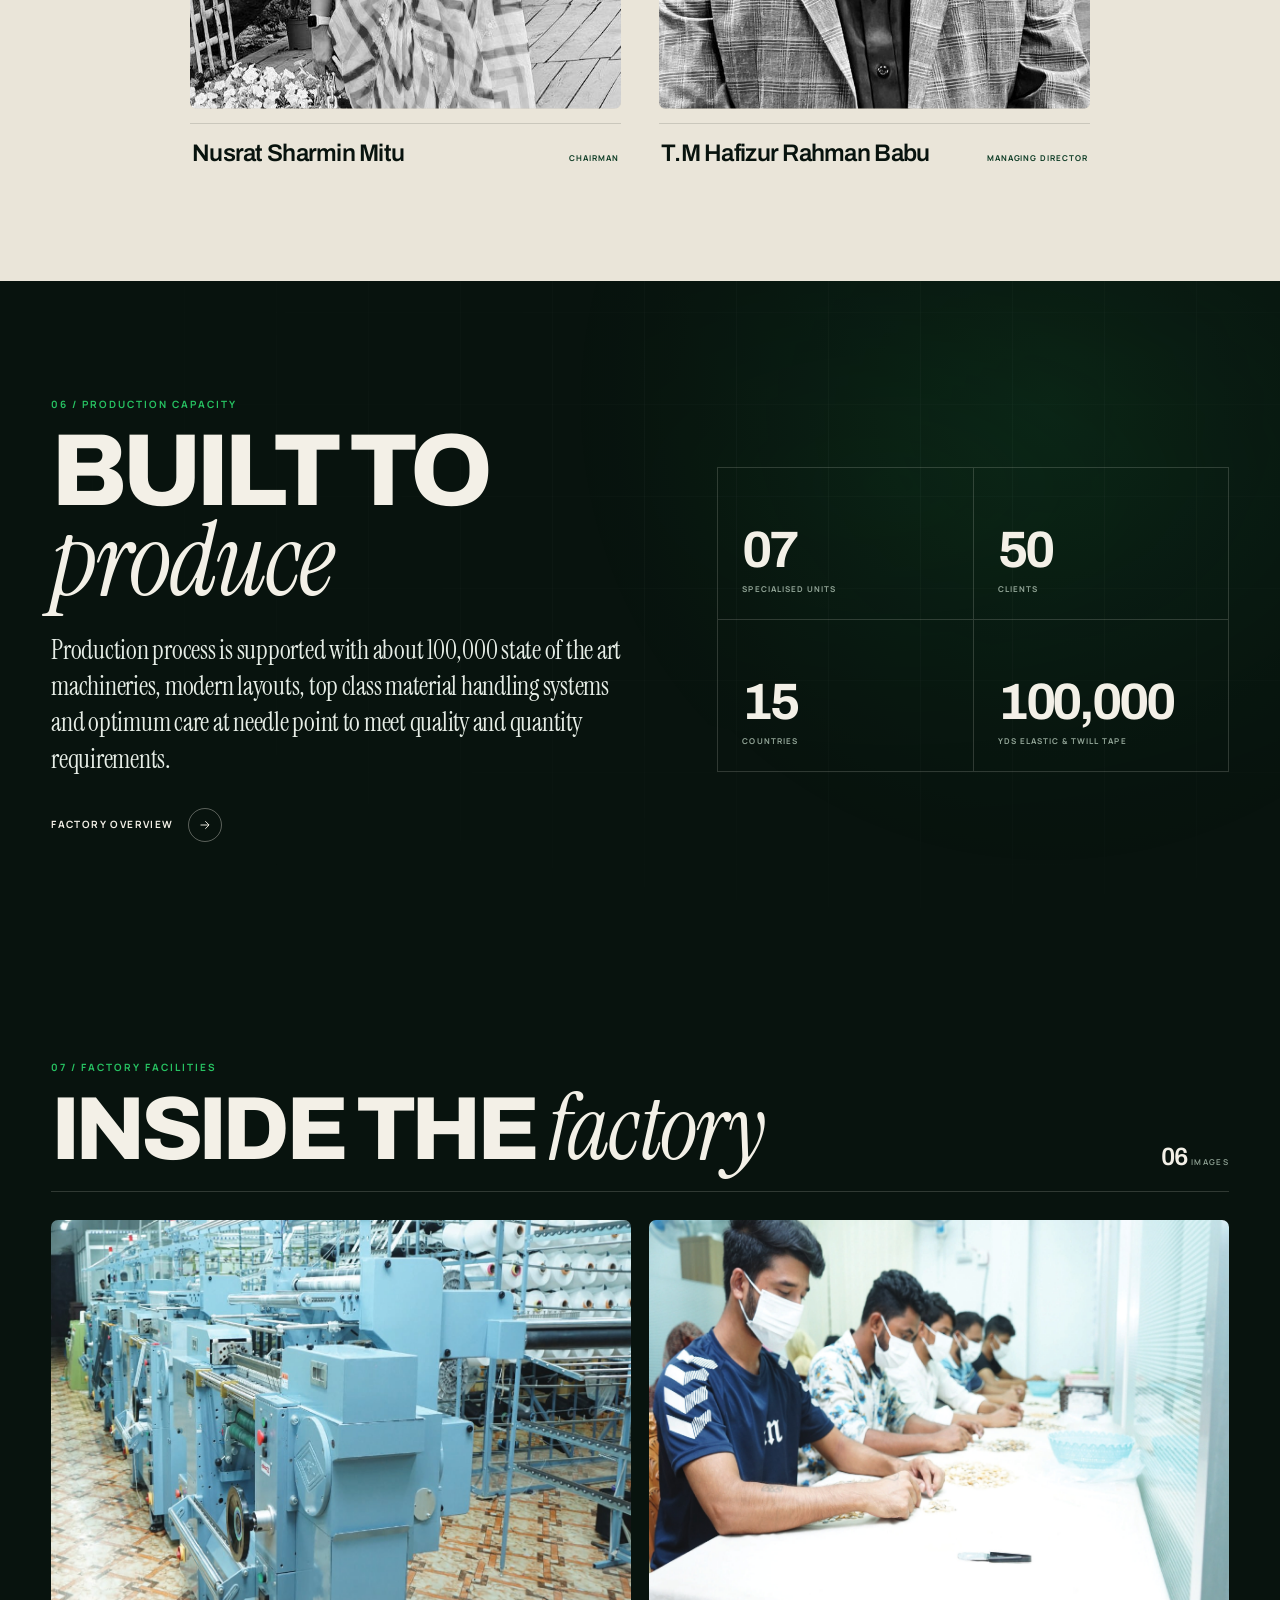
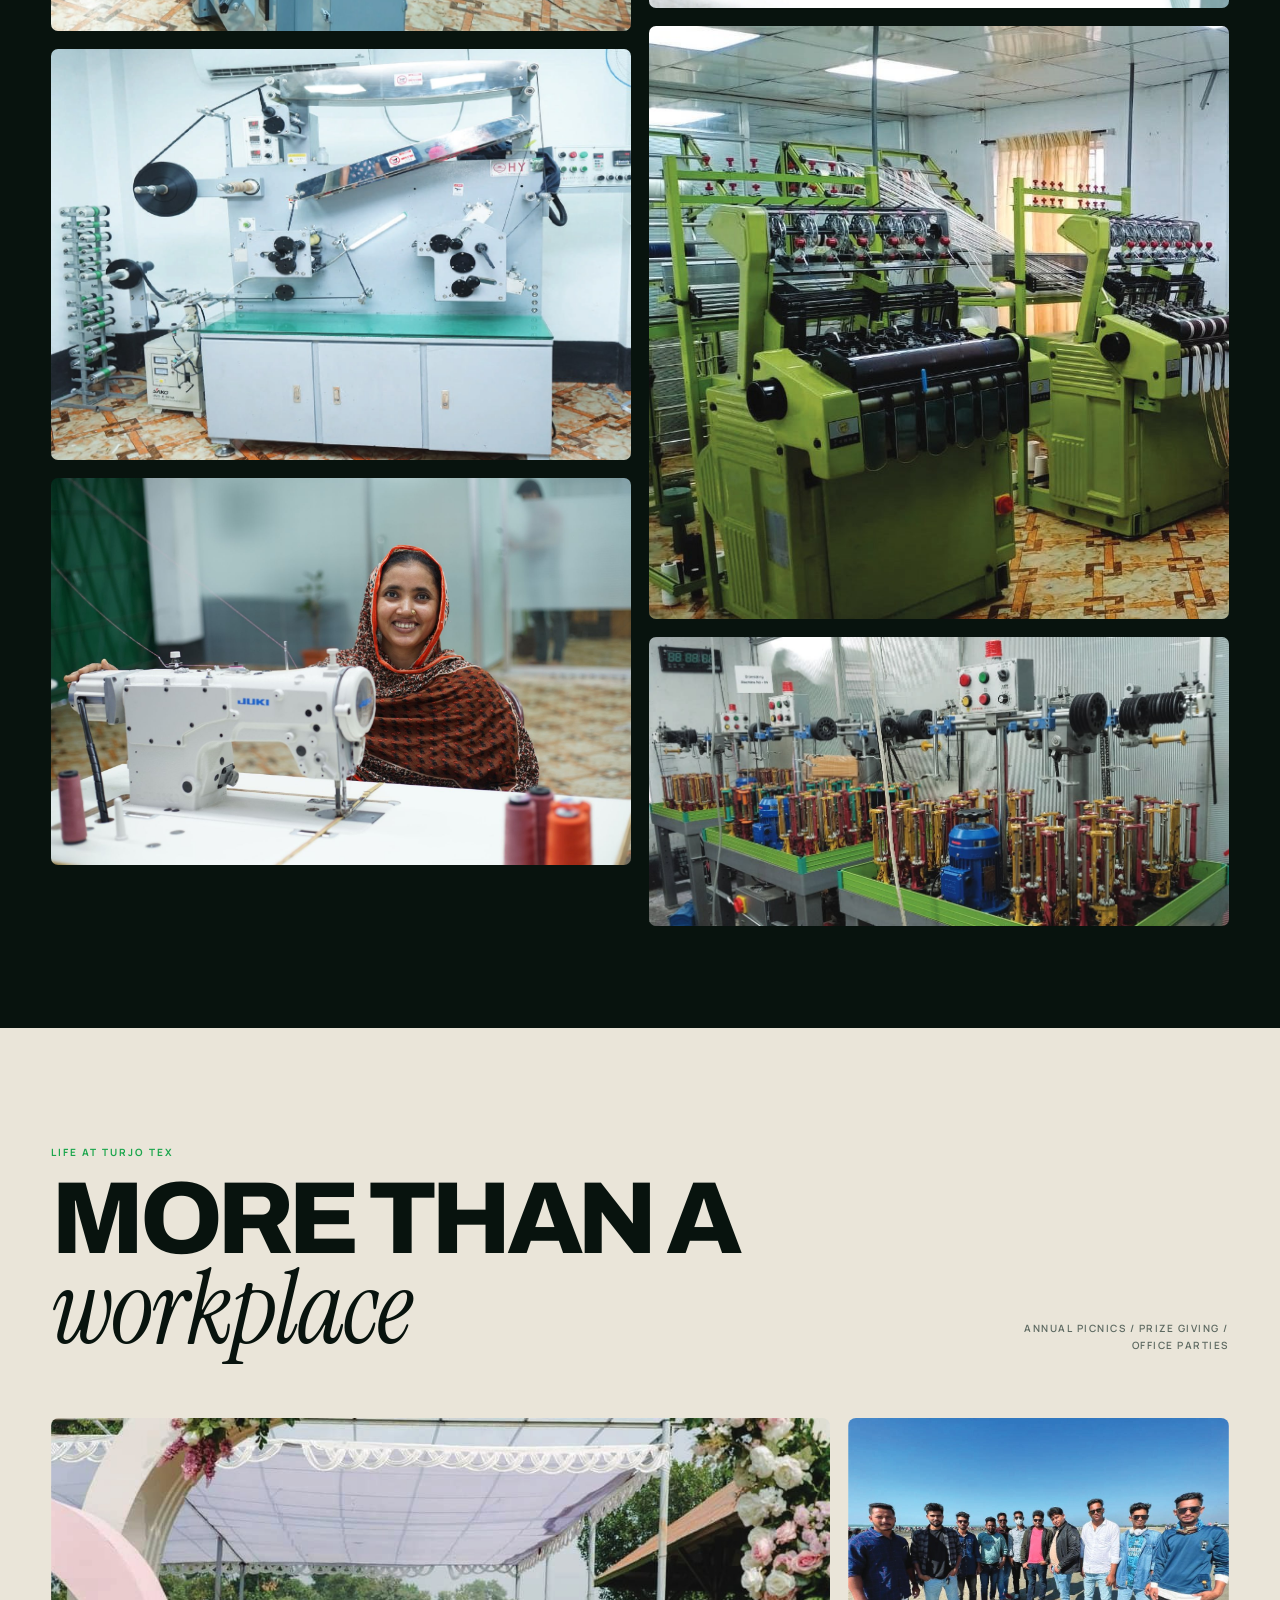
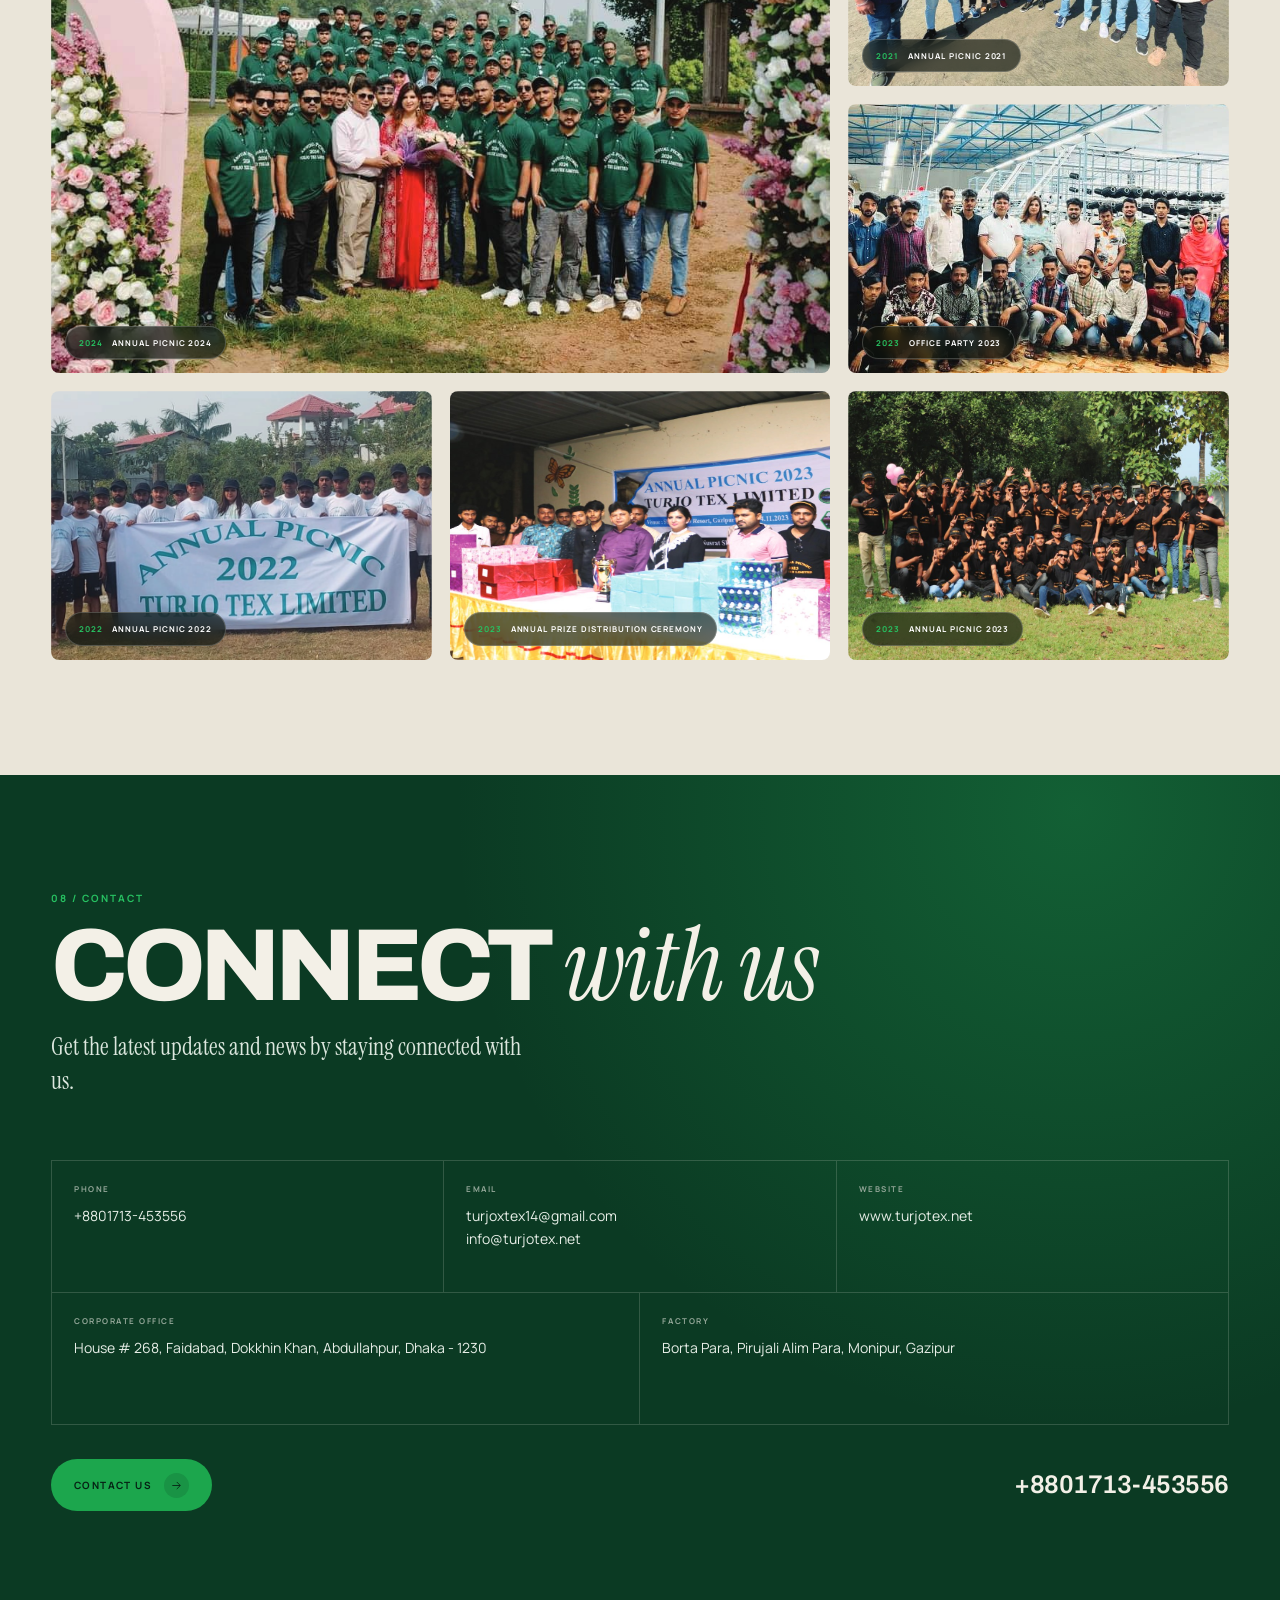
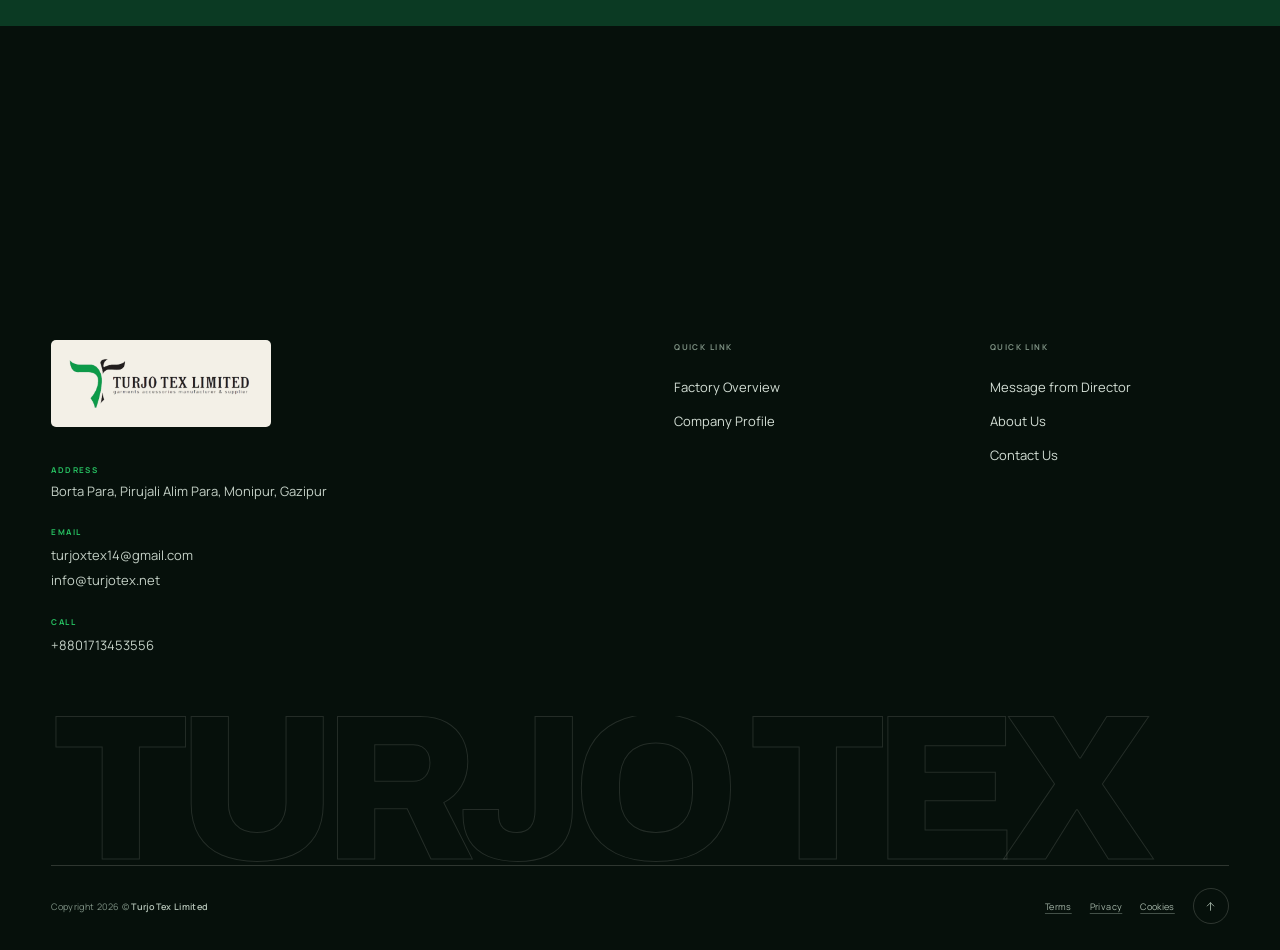
<file: company-profile.html>
<!doctype html>
<html lang="en" data-page="profile">
<head>
  <meta charset="utf-8">
  <meta name="viewport" content="width=device-width, initial-scale=1">
  <title>Company Profile - Turjotex</title>
  <meta name="description" content="The Turjo Tex Limited company profile: who we are, our products, buyer portfolio, departments, management, production capacity, factory facilities and contact details.">
  <meta name="theme-color" content="#0a1711">
  <meta property="og:title" content="Company Profile - Turjotex">
  <meta property="og:description" content="The Turjo Tex Limited company profile: who we are, our products, buyer portfolio, departments, management, production capacity, factory facilities and contact details.">
  <meta property="og:type" content="website">
  <meta property="og:image" content="assets/img/elastic-unit.jpg">
  <link rel="icon" type="image/png" sizes="32x32" href="assets/img/favicon-32.png?v=2">
  <link rel="icon" type="image/png" sizes="192x192" href="assets/img/favicon-192.png?v=2">
  <link rel="apple-touch-icon" href="assets/img/favicon-192.png?v=2">
  <link rel="preload" href="assets/fonts/archivo-var.woff2" as="font" type="font/woff2" crossorigin>
  <link rel="preload" href="assets/fonts/manrope-var.woff2" as="font" type="font/woff2" crossorigin>
  <link rel="stylesheet" href="css/style.css">
  <script>
    document.documentElement.classList.add('js');
    try {
      if (sessionStorage.getItem('turjotex:page-transition') === '1' && !window.matchMedia('(prefers-reduced-motion: reduce)').matches) {
        document.documentElement.classList.add('is-entering');
      }
      sessionStorage.removeItem('turjotex:page-transition');
    } catch (error) {}
  </script>
</head>
<body class="page-profile" id="top">
  <a class="skip-link" href="#main">Skip to content</a>
  <div class="transition" data-transition aria-hidden="true">
  <div class="transition-panel">
    <div class="transition-mark">
      <img src="assets/img/logo-reverse.png" alt="" width="587" height="172">
      <span class="transition-line"></span>
    </div>
  </div>
</div>
  <div class="scroll-progress" aria-hidden="true"><span data-scroll-progress></span></div>
  <div class="utility">
  <div class="utility-track" aria-hidden="true"><span class="utility-bit">Garments Accessories Manufacturer &amp; Supplier</span><span class="utility-dot" aria-hidden="true"></span><span class="utility-bit">Turjo Tex Limited</span><span class="utility-dot" aria-hidden="true"></span><span class="utility-bit">Gazipur, Bangladesh</span><span class="utility-dot" aria-hidden="true"></span><span class="utility-bit">Garments Accessories Manufacturer &amp; Supplier</span><span class="utility-dot" aria-hidden="true"></span><span class="utility-bit">Turjo Tex Limited</span><span class="utility-dot" aria-hidden="true"></span><span class="utility-bit">Gazipur, Bangladesh</span><span class="utility-dot" aria-hidden="true"></span><span class="utility-bit">Garments Accessories Manufacturer &amp; Supplier</span><span class="utility-dot" aria-hidden="true"></span><span class="utility-bit">Turjo Tex Limited</span><span class="utility-dot" aria-hidden="true"></span><span class="utility-bit">Gazipur, Bangladesh</span><span class="utility-dot" aria-hidden="true"></span><span class="utility-bit">Garments Accessories Manufacturer &amp; Supplier</span><span class="utility-dot" aria-hidden="true"></span><span class="utility-bit">Turjo Tex Limited</span><span class="utility-dot" aria-hidden="true"></span><span class="utility-bit">Gazipur, Bangladesh</span><span class="utility-dot" aria-hidden="true"></span></div>
  <span class="sr-only">Garments Accessories Manufacturer &amp; Supplier</span>
</div>
  <header class="site-header" data-header>
  <div class="wrap header-inner">
    <a class="brand" href="index.html" aria-label="Turjotex - Home">
      <img src="assets/img/logo.png" width="591" height="188" alt="Turjotex">
    </a>
    <nav class="desktop-nav" aria-label="Primary">
      <a class="nav-link" href="index.html">Home</a><a class="nav-link" href="about-us.html">About Us</a><a class="nav-link is-active" href="company-profile.html" aria-current="page">Company Profile</a><div class="nav-mega" data-mega-wrap>
          <button class="nav-link nav-mega-btn" type="button" aria-expanded="false" aria-controls="products-menu" data-mega-btn>
            Products <svg viewBox="0 0 24 24" fill="none" aria-hidden="true"><path d="m6 9 6 6 6-6" stroke="currentColor" stroke-width="1.6" stroke-linecap="round" stroke-linejoin="round"/></svg>
          </button>
          <div class="mega" data-mega>
  <div class="wrap mega-inner">
    <div class="mega-main">
      <div class="mega-head">
        <p class="eyebrow">Our Products</p>
        <span class="mega-count">07 <span>Units</span></span>
      </div>
      <div class="mega-grid">
        <a class="mega-link" href="elastic-unit.html" data-preview-link="elastic-unit">
          <span class="mega-num">01</span>
          <span class="mega-name">Elastic Unit</span>
          <span class="mega-arrow"><svg viewBox="0 0 24 24" fill="none" aria-hidden="true"><path d="M5 12h13M13 6l6 6-6 6" stroke="currentColor" stroke-width="1.6" stroke-linecap="round" stroke-linejoin="round"/></svg></span>
        </a><a class="mega-link" href="twill-tape-unit.html" data-preview-link="twill-tape-unit">
          <span class="mega-num">02</span>
          <span class="mega-name">Twill Tape Unit</span>
          <span class="mega-arrow"><svg viewBox="0 0 24 24" fill="none" aria-hidden="true"><path d="M5 12h13M13 6l6 6-6 6" stroke="currentColor" stroke-width="1.6" stroke-linecap="round" stroke-linejoin="round"/></svg></span>
        </a><a class="mega-link" href="drawstring-draw-cord-unit.html" data-preview-link="drawstring-draw-cord-unit">
          <span class="mega-num">03</span>
          <span class="mega-name">Drawstring &amp; Draw Cord Unit</span>
          <span class="mega-arrow"><svg viewBox="0 0 24 24" fill="none" aria-hidden="true"><path d="M5 12h13M13 6l6 6-6 6" stroke="currentColor" stroke-width="1.6" stroke-linecap="round" stroke-linejoin="round"/></svg></span>
        </a><a class="mega-link" href="jacquard-elastic-unit.html" data-preview-link="jacquard-elastic-unit">
          <span class="mega-num">04</span>
          <span class="mega-name">Jacquard Elastic Unit</span>
          <span class="mega-arrow"><svg viewBox="0 0 24 24" fill="none" aria-hidden="true"><path d="M5 12h13M13 6l6 6-6 6" stroke="currentColor" stroke-width="1.6" stroke-linecap="round" stroke-linejoin="round"/></svg></span>
        </a><a class="mega-link" href="label-printing-unit.html" data-preview-link="label-printing-unit">
          <span class="mega-num">05</span>
          <span class="mega-name">Label Printing Unit</span>
          <span class="mega-arrow"><svg viewBox="0 0 24 24" fill="none" aria-hidden="true"><path d="M5 12h13M13 6l6 6-6 6" stroke="currentColor" stroke-width="1.6" stroke-linecap="round" stroke-linejoin="round"/></svg></span>
        </a><a class="mega-link" href="shell-button-unit.html" data-preview-link="shell-button-unit">
          <span class="mega-num">06</span>
          <span class="mega-name">Shell Button Unit</span>
          <span class="mega-arrow"><svg viewBox="0 0 24 24" fill="none" aria-hidden="true"><path d="M5 12h13M13 6l6 6-6 6" stroke="currentColor" stroke-width="1.6" stroke-linecap="round" stroke-linejoin="round"/></svg></span>
        </a><a class="mega-link" href="thermal-sticker-printing-unit.html" data-preview-link="thermal-sticker-printing-unit">
          <span class="mega-num">07</span>
          <span class="mega-name">Thermal Sticker Printing Unit</span>
          <span class="mega-arrow"><svg viewBox="0 0 24 24" fill="none" aria-hidden="true"><path d="M5 12h13M13 6l6 6-6 6" stroke="currentColor" stroke-width="1.6" stroke-linecap="round" stroke-linejoin="round"/></svg></span>
        </a>
      </div>
    </div>
    <div class="mega-preview" aria-hidden="true">
      <img src="assets/img/elastic-unit.jpg" alt="" loading="lazy" class="is-active" data-preview-img="elastic-unit"><img src="assets/img/twill-unit-2.jpg" alt="" loading="lazy" class="" data-preview-img="twill-tape-unit"><img src="assets/img/drawstring-unit.jpg" alt="" loading="lazy" class="" data-preview-img="drawstring-draw-cord-unit"><img src="assets/img/jacquard-unit.jpg" alt="" loading="lazy" class="" data-preview-img="jacquard-elastic-unit"><img src="assets/img/label-unit.jpg" alt="" loading="lazy" class="" data-preview-img="label-printing-unit"><img src="assets/img/shell-unit.jpg" alt="" loading="lazy" class="" data-preview-img="shell-button-unit"><img src="assets/img/thermal-unit.jpg" alt="" loading="lazy" class="" data-preview-img="thermal-sticker-printing-unit">
      <div class="mega-preview-caption">
        <span data-preview-name>Elastic Unit</span>
        <span data-preview-count>01 / 07</span>
      </div>
    </div>
  </div>
</div>
        </div><a class="nav-link" href="factory-overview.html">Factory Overview</a><a class="nav-link" href="message-from-director.html">Message from Director</a>
    </nav>
    <div class="header-actions">
      <a class="btn btn--sm header-cta" href="contact-us.html">Contact Us <span class="btn-ico"><svg viewBox="0 0 24 24" fill="none" aria-hidden="true"><path d="M5 12h13M13 6l6 6-6 6" stroke="currentColor" stroke-width="1.6" stroke-linecap="round" stroke-linejoin="round"/></svg></span></a>
      <button class="menu-toggle" type="button" aria-label="Open menu" aria-expanded="false" aria-controls="mobile-menu" data-menu-toggle>
        <span class="menu-lines" aria-hidden="true"><span></span><span></span><span></span></span>
      </button>
    </div>
  </div>
</header>
  <div class="mobile-menu" id="mobile-menu" data-mobile-menu aria-hidden="true">
  <div class="mobile-menu-top">
    <a class="brand brand--mobile" href="index.html" aria-label="Turjotex - Home">
      <img src="assets/img/logo.png" width="591" height="188" alt="Turjotex">
    </a>
    <button class="mobile-close" type="button" aria-label="Close menu" data-menu-close><svg viewBox="0 0 24 24" fill="none" aria-hidden="true"><path d="M6 6l12 12M18 6L6 18" stroke="currentColor" stroke-width="1.6" stroke-linecap="round"/></svg></button>
  </div>
  <div class="mobile-menu-body">
    <nav class="mobile-nav" aria-label="Mobile">
      <a href="index.html" class=""><span>Home</span><span class="mobile-index">01</span></a><a href="about-us.html" class=""><span>About Us</span><span class="mobile-index">02</span></a><a href="company-profile.html" class="is-active"><span>Company Profile</span><span class="mobile-index">03</span></a><a href="factory-overview.html" class=""><span>Factory Overview</span><span class="mobile-index">04</span></a><a href="message-from-director.html" class=""><span>Message from Director</span><span class="mobile-index">05</span></a><a href="contact-us.html" class=""><span>Contact Us</span><span class="mobile-index">06</span></a>
    </nav>
    <div class="mobile-products">
      <p class="eyebrow">Our Products <span>07 Units</span></p>
      <div class="mobile-product-list">
        <a href="elastic-unit.html"><span class="mobile-product-num">01</span><span>Elastic Unit</span><svg viewBox="0 0 24 24" fill="none" aria-hidden="true"><path d="M5 12h13M13 6l6 6-6 6" stroke="currentColor" stroke-width="1.6" stroke-linecap="round" stroke-linejoin="round"/></svg></a><a href="twill-tape-unit.html"><span class="mobile-product-num">02</span><span>Twill Tape Unit</span><svg viewBox="0 0 24 24" fill="none" aria-hidden="true"><path d="M5 12h13M13 6l6 6-6 6" stroke="currentColor" stroke-width="1.6" stroke-linecap="round" stroke-linejoin="round"/></svg></a><a href="drawstring-draw-cord-unit.html"><span class="mobile-product-num">03</span><span>Drawstring &amp; Draw Cord Unit</span><svg viewBox="0 0 24 24" fill="none" aria-hidden="true"><path d="M5 12h13M13 6l6 6-6 6" stroke="currentColor" stroke-width="1.6" stroke-linecap="round" stroke-linejoin="round"/></svg></a><a href="jacquard-elastic-unit.html"><span class="mobile-product-num">04</span><span>Jacquard Elastic Unit</span><svg viewBox="0 0 24 24" fill="none" aria-hidden="true"><path d="M5 12h13M13 6l6 6-6 6" stroke="currentColor" stroke-width="1.6" stroke-linecap="round" stroke-linejoin="round"/></svg></a><a href="label-printing-unit.html"><span class="mobile-product-num">05</span><span>Label Printing Unit</span><svg viewBox="0 0 24 24" fill="none" aria-hidden="true"><path d="M5 12h13M13 6l6 6-6 6" stroke="currentColor" stroke-width="1.6" stroke-linecap="round" stroke-linejoin="round"/></svg></a><a href="shell-button-unit.html"><span class="mobile-product-num">06</span><span>Shell Button Unit</span><svg viewBox="0 0 24 24" fill="none" aria-hidden="true"><path d="M5 12h13M13 6l6 6-6 6" stroke="currentColor" stroke-width="1.6" stroke-linecap="round" stroke-linejoin="round"/></svg></a><a href="thermal-sticker-printing-unit.html"><span class="mobile-product-num">07</span><span>Thermal Sticker Printing Unit</span><svg viewBox="0 0 24 24" fill="none" aria-hidden="true"><path d="M5 12h13M13 6l6 6-6 6" stroke="currentColor" stroke-width="1.6" stroke-linecap="round" stroke-linejoin="round"/></svg></a>
      </div>
    </div>
    <div class="mobile-contact">
      <a href="mailto:turjoxtex14@gmail.com">turjoxtex14@gmail.com</a>
      <a href="tel:+8801713453556">+8801713453556</a>
      <p>Borta Para, Pirujali Alim Para, Monipur, Gazipur</p>
    </div>
  </div>
  <div class="mobile-menu-foot">
    <a href="company-profile.html">Company Profile <svg viewBox="0 0 24 24" fill="none" aria-hidden="true"><path d="M5 12h13M13 6l6 6-6 6" stroke="currentColor" stroke-width="1.6" stroke-linecap="round" stroke-linejoin="round"/></svg></a>
    <span>Borta Para, Pirujali Alim Para, Monipur, Gazipur</span>
  </div>
</div>
  <main id="main">

<section class="profile-hero">
  <div class="wrap">
    <nav class="crumbs profile-crumbs" aria-label="Breadcrumb">
      <a href="index.html">Home</a><span>/</span><span aria-current="page">Company Profile</span>
    </nav>
    <div class="profile-hero-grid">
      <div class="profile-hero-copy">
        <p class="eyebrow">Turjo Tex Limited / Est. 2015</p>
        <h1 class="display"><span class="line">Company</span> <span class="line"><em>Profile</em></span></h1>
        <p class="profile-hero-intro">Bangladesh garments accessories &amp; packaging manufacturer. A complete garments accessories solution provider — trusted places since 2015.</p>
        <div class="profile-hero-actions">
          <a class="btn btn--primary" href="#introduction">Read the profile <span class="btn-ico"><svg viewBox="0 0 24 24" fill="none" aria-hidden="true"><path d="M12 5v14M6 13l6 6 6-6" stroke="currentColor" stroke-width="1.6" stroke-linecap="round" stroke-linejoin="round"/></svg></span></a>
          <a class="link-arrow" href="contact-us.html"><span>Contact Us</span><span class="link-arrow-ico"><svg viewBox="0 0 24 24" fill="none" aria-hidden="true"><path d="M5 12h13M13 6l6 6-6 6" stroke="currentColor" stroke-width="1.6" stroke-linecap="round" stroke-linejoin="round"/></svg></span></a>
        </div>
        <div class="profile-hero-meta">
          <span>Gazipur, Bangladesh</span>
          <span>08 Chapters</span>
        </div>
      </div>
      <div class="profile-hero-media">
        <figure class="profile-hero-img profile-hero-img--a" data-reveal="clip"><img src="assets/img/factory-4.jpg" alt="Turjo Tex factory floor" loading="eager"></figure>
        <figure class="profile-hero-img profile-hero-img--b" data-reveal="clip"><img src="assets/img/team-group.jpg" alt="The Turjo Tex team" loading="lazy"></figure>
        <figure class="profile-hero-img profile-hero-img--c" data-reveal="clip"><img src="assets/img/shell-2.jpg" alt="Shell button inspection at Turjo Tex" loading="lazy"></figure>
        <span class="profile-hero-badge">15 <span>Buyers</span></span>
      </div>
    </div>
  </div>
</section>

<section class="profile-contents" aria-labelledby="contents-title">
  <div class="wrap">
    <div class="profile-contents-head" data-reveal="up">
      <div>
        <p class="section-index section-index--light">Key Point</p>
        <h2 class="display" id="contents-title">Inside the <em>profile</em></h2>
      </div>
      <p class="profile-contents-note">08 Chapters<br>2025 Edition</p>
    </div>
    <nav class="profile-contents-grid" aria-label="Company profile sections">
      <a class="profile-chapter" href="#introduction" data-reveal="up" style="--delay:0ms">
        <span class="profile-chapter-num">01</span>
        <span class="profile-chapter-name">Introduction</span>
        <span class="profile-chapter-arrow"><svg viewBox="0 0 24 24" fill="none" aria-hidden="true"><path d="M5 12h13M13 6l6 6-6 6" stroke="currentColor" stroke-width="1.6" stroke-linecap="round" stroke-linejoin="round"/></svg></span>
      </a><a class="profile-chapter" href="#our-product" data-reveal="up" style="--delay:55ms">
        <span class="profile-chapter-num">02</span>
        <span class="profile-chapter-name">Our Product</span>
        <span class="profile-chapter-arrow"><svg viewBox="0 0 24 24" fill="none" aria-hidden="true"><path d="M5 12h13M13 6l6 6-6 6" stroke="currentColor" stroke-width="1.6" stroke-linecap="round" stroke-linejoin="round"/></svg></span>
      </a><a class="profile-chapter" href="#buyer-list" data-reveal="up" style="--delay:110ms">
        <span class="profile-chapter-num">03</span>
        <span class="profile-chapter-name">Our Buyer List</span>
        <span class="profile-chapter-arrow"><svg viewBox="0 0 24 24" fill="none" aria-hidden="true"><path d="M5 12h13M13 6l6 6-6 6" stroke="currentColor" stroke-width="1.6" stroke-linecap="round" stroke-linejoin="round"/></svg></span>
      </a><a class="profile-chapter" href="#departments" data-reveal="up" style="--delay:165ms">
        <span class="profile-chapter-num">04</span>
        <span class="profile-chapter-name">Our Departments</span>
        <span class="profile-chapter-arrow"><svg viewBox="0 0 24 24" fill="none" aria-hidden="true"><path d="M5 12h13M13 6l6 6-6 6" stroke="currentColor" stroke-width="1.6" stroke-linecap="round" stroke-linejoin="round"/></svg></span>
      </a><a class="profile-chapter" href="#management" data-reveal="up" style="--delay:220ms">
        <span class="profile-chapter-num">05</span>
        <span class="profile-chapter-name">Our Management</span>
        <span class="profile-chapter-arrow"><svg viewBox="0 0 24 24" fill="none" aria-hidden="true"><path d="M5 12h13M13 6l6 6-6 6" stroke="currentColor" stroke-width="1.6" stroke-linecap="round" stroke-linejoin="round"/></svg></span>
      </a><a class="profile-chapter" href="#production" data-reveal="up" style="--delay:275ms">
        <span class="profile-chapter-num">06</span>
        <span class="profile-chapter-name">Production Capacity</span>
        <span class="profile-chapter-arrow"><svg viewBox="0 0 24 24" fill="none" aria-hidden="true"><path d="M5 12h13M13 6l6 6-6 6" stroke="currentColor" stroke-width="1.6" stroke-linecap="round" stroke-linejoin="round"/></svg></span>
      </a><a class="profile-chapter" href="#facilities" data-reveal="up" style="--delay:330ms">
        <span class="profile-chapter-num">07</span>
        <span class="profile-chapter-name">Factory Facilities</span>
        <span class="profile-chapter-arrow"><svg viewBox="0 0 24 24" fill="none" aria-hidden="true"><path d="M5 12h13M13 6l6 6-6 6" stroke="currentColor" stroke-width="1.6" stroke-linecap="round" stroke-linejoin="round"/></svg></span>
      </a><a class="profile-chapter" href="#contact" data-reveal="up" style="--delay:385ms">
        <span class="profile-chapter-num">08</span>
        <span class="profile-chapter-name">Contact</span>
        <span class="profile-chapter-arrow"><svg viewBox="0 0 24 24" fill="none" aria-hidden="true"><path d="M5 12h13M13 6l6 6-6 6" stroke="currentColor" stroke-width="1.6" stroke-linecap="round" stroke-linejoin="round"/></svg></span>
      </a>
    </nav>
  </div>
</section>

<section class="profile-story section-pad" id="introduction" aria-labelledby="profile-story-title">
  <div class="wrap profile-story-grid">
    <div class="profile-story-aside" data-reveal="up">
      <p class="section-index">01 / Introduction</p>
      <h2 class="display" id="profile-story-title">Who <em>we are</em></h2>
      <p class="profile-story-note">A complete garments accessories solution provider.</p>
      <div class="profile-facts">
        <div class="profile-fact"><strong>2015</strong><span>Established</span></div>
        <div class="profile-fact"><strong>07</strong><span>Units</span></div>
        <div class="profile-fact"><strong>50</strong><span>Clients</span></div>
        <div class="profile-fact"><strong>15</strong><span>Countries</span></div>
      </div>
    </div>
    <div class="profile-story-copy" data-reveal="up" style="--delay:100ms">
      <p class="profile-lead">Turjo Tex Ltd is a complete garments accessories solution provider. We started our operation back in 2015 with Turjo Tex Ltd elastic, twill tape, draw string &amp; label printing.</p>
      <p>We are offering topnotch elastic, printing and clothing accessories manufacturing services to our clients in Bangladesh and abroad. Today Turjo Tex Ltd elastic and print machine has become one of the main elastic, label printing houses and pieces of clothing frill providers in Bangladesh. We at Turjo Tex Ltd have confidence in making flawlessness and accuracy to give you state of the art printing administrations going from pre-press, printing to wrapping up.</p><p>Alongside Turjo Tex Ltd elastic and label printing, Turjo Tex Ltd has numerous other business associations among which Turjo Tex Ltd was established to provide garment accessories solutions for its neighborhood accomplices.</p><p>Over 10 years of involvement with assembling various elastic and printed materials and piece of clothing adornments helps us giving the best quality items to our clients. We put stock in involving the most ideal that anyone could hope to find printing assets to convey the absolute best quality at an economical cost.</p>
    </div>
  </div>
</section>

<section class="profile-message" aria-labelledby="profile-message-title">
  <div class="profile-message-lines" aria-hidden="true"></div>
  <div class="wrap profile-message-grid">
    <figure class="profile-message-portrait" data-reveal="clip">
      <img src="assets/img/team-hafizur.jpg" alt="T.M Hafizur Rahman Babu" loading="lazy">
      <figcaption><span>T.M Hafizur Rahman Babu</span><span>Managing Director</span></figcaption>
    </figure>
    <div class="profile-message-copy" data-reveal="up">
      <p class="section-index section-index--light">A word from our Managing Director</p>
      <h2 class="display" id="profile-message-title">Managing Director’s <em>Message</em></h2>
      <blockquote>Customers are our strength. Customer satisfaction is the hallmark by which we measure our performance. So, we strongly maintain all of our services to the highest standards of quality. This has been possible through our persistent quest for product improvement, keeping up with social compliance and adherence to business ethics.</blockquote>
      <p class="profile-message-name">— T.M Hafizur Rahman Babu</p>
      <p class="profile-message-role">Managing Director</p>
    </div>
  </div>
</section>

<section class="vision section-pad" aria-labelledby="profile-vision-title">
  <div class="vision-weave" aria-hidden="true"></div>
  <div class="wrap vision-grid">
    <div class="vision-mark" data-reveal="up">
      <span class="vision-index">V</span>
      <span class="eyebrow eyebrow--light">Turjo Tex Limited</span>
    </div>
    <div class="vision-copy">
      <h2 class="display" id="profile-vision-title" data-reveal="up">Our <em>Vision</em></h2>
      <p class="vision-text" data-reveal="up">Turjo Tex Ltd is committed to the consistent upliftment and improvement of both its products and its responsibilities towards it’s employees. Striving hard to achieve highest levels of customer satisfaction through timely deliveries along with enhanced quality and value of all our products.</p>
    </div>
  </div>
</section>

<section class="mission section-pad" aria-labelledby="profile-mission-title">
  <div class="wrap mission-grid">
    <div class="mission-aside" data-reveal="up">
      <span class="vision-index vision-index--dark">M</span>
      <p class="eyebrow">Turjo Tex Limited</p>
      <span class="mission-rule"></span>
    </div>
    <div class="mission-copy">
      <h2 class="display" id="profile-mission-title" data-reveal="up">Our <em>Mission</em></h2>
      <p class="mission-text" data-reveal="up">To attain customer satisfaction by delivering nothing but the best, by means of utilizing the highest quality of resources and world-class systems. Turjo Tex Ltd. with well-defined quality objectives in mind to attain customer satisfaction, is at the heart of our business policy and strategy. Turjo Tex is committed to manufacturing, source, supply, export and trade quality services. We will always endeavor to satisfy our customers’ needs and exceed expectations through win-win relationships and delight them. Our vision is to serve our customers with dedication and offer specialized services with TURJO TEX quality assurance, walking the ‘extra mile.’</p>
    </div>
  </div>
</section>

<section class="profile-products section-pad" id="our-product" aria-labelledby="profile-products-title">
  <div class="wrap">
    <div class="section-head section-head--split" data-reveal="up">
      <div>
        <p class="section-index">02 / Our Product</p>
        <h2 class="display" id="profile-products-title">Our <em>Products</em></h2>
      </div>
      <p class="section-side-note">Eight product lines under one roof.</p>
    </div>
    <div class="profile-product-grid">
      <a class="profile-product-card" href="elastic-unit.html" aria-label="Explore Elastic Unit" data-reveal="up" style="--delay:0ms">
        <span class="profile-product-media"><img src="assets/img/elastic-unit.jpg" alt="Elastic Unit" loading="lazy"></span>
        <span class="profile-product-meta"><span class="profile-product-num">01</span><span class="profile-product-arrow"><svg viewBox="0 0 24 24" fill="none" aria-hidden="true"><path d="M5 12h13M13 6l6 6-6 6" stroke="currentColor" stroke-width="1.6" stroke-linecap="round" stroke-linejoin="round"/></svg></span></span>
        <span class="profile-product-title">Elastic Unit</span>
      </a><a class="profile-product-card" href="label-printing-unit.html" aria-label="Explore Offset Printing Unit" data-reveal="up" style="--delay:55ms">
        <span class="profile-product-media"><img src="assets/img/profile-facility-2.jpg" alt="Offset Printing Unit" loading="lazy"></span>
        <span class="profile-product-meta"><span class="profile-product-num">02</span><span class="profile-product-arrow"><svg viewBox="0 0 24 24" fill="none" aria-hidden="true"><path d="M5 12h13M13 6l6 6-6 6" stroke="currentColor" stroke-width="1.6" stroke-linecap="round" stroke-linejoin="round"/></svg></span></span>
        <span class="profile-product-title">Offset Printing Unit</span>
      </a><a class="profile-product-card" href="jacquard-elastic-unit.html" aria-label="Explore Jacquard Elastic Unit" data-reveal="up" style="--delay:110ms">
        <span class="profile-product-media"><img src="assets/img/jacquard-unit.jpg" alt="Jacquard Elastic Unit" loading="lazy"></span>
        <span class="profile-product-meta"><span class="profile-product-num">03</span><span class="profile-product-arrow"><svg viewBox="0 0 24 24" fill="none" aria-hidden="true"><path d="M5 12h13M13 6l6 6-6 6" stroke="currentColor" stroke-width="1.6" stroke-linecap="round" stroke-linejoin="round"/></svg></span></span>
        <span class="profile-product-title">Jacquard Elastic Unit</span>
      </a><a class="profile-product-card" href="thermal-sticker-printing-unit.html" aria-label="Explore Thermal Printing Unit" data-reveal="up" style="--delay:165ms">
        <span class="profile-product-media"><img src="assets/img/thermal-unit.jpg" alt="Thermal Printing Unit" loading="lazy"></span>
        <span class="profile-product-meta"><span class="profile-product-num">04</span><span class="profile-product-arrow"><svg viewBox="0 0 24 24" fill="none" aria-hidden="true"><path d="M5 12h13M13 6l6 6-6 6" stroke="currentColor" stroke-width="1.6" stroke-linecap="round" stroke-linejoin="round"/></svg></span></span>
        <span class="profile-product-title">Thermal Printing Unit</span>
      </a><a class="profile-product-card" href="twill-tape-unit.html" aria-label="Explore Twill Tape Unit" data-reveal="up" style="--delay:220ms">
        <span class="profile-product-media"><img src="assets/img/twill-unit-2.jpg" alt="Twill Tape Unit" loading="lazy"></span>
        <span class="profile-product-meta"><span class="profile-product-num">05</span><span class="profile-product-arrow"><svg viewBox="0 0 24 24" fill="none" aria-hidden="true"><path d="M5 12h13M13 6l6 6-6 6" stroke="currentColor" stroke-width="1.6" stroke-linecap="round" stroke-linejoin="round"/></svg></span></span>
        <span class="profile-product-title">Twill Tape Unit</span>
      </a><a class="profile-product-card" href="label-printing-unit.html" aria-label="Explore Printed Label Unit" data-reveal="up" style="--delay:275ms">
        <span class="profile-product-media"><img src="assets/img/label-unit.jpg" alt="Printed Label Unit" loading="lazy"></span>
        <span class="profile-product-meta"><span class="profile-product-num">06</span><span class="profile-product-arrow"><svg viewBox="0 0 24 24" fill="none" aria-hidden="true"><path d="M5 12h13M13 6l6 6-6 6" stroke="currentColor" stroke-width="1.6" stroke-linecap="round" stroke-linejoin="round"/></svg></span></span>
        <span class="profile-product-title">Printed Label Unit</span>
      </a><a class="profile-product-card" href="drawstring-draw-cord-unit.html" aria-label="Explore Drawstring Unit" data-reveal="up" style="--delay:330ms">
        <span class="profile-product-media"><img src="assets/img/drawstring-unit.jpg" alt="Drawstring Unit" loading="lazy"></span>
        <span class="profile-product-meta"><span class="profile-product-num">07</span><span class="profile-product-arrow"><svg viewBox="0 0 24 24" fill="none" aria-hidden="true"><path d="M5 12h13M13 6l6 6-6 6" stroke="currentColor" stroke-width="1.6" stroke-linecap="round" stroke-linejoin="round"/></svg></span></span>
        <span class="profile-product-title">Drawstring Unit</span>
      </a><a class="profile-product-card" href="shell-button-unit.html" aria-label="Explore Button Unit" data-reveal="up" style="--delay:385ms">
        <span class="profile-product-media"><img src="assets/img/shell-unit.jpg" alt="Button Unit" loading="lazy"></span>
        <span class="profile-product-meta"><span class="profile-product-num">08</span><span class="profile-product-arrow"><svg viewBox="0 0 24 24" fill="none" aria-hidden="true"><path d="M5 12h13M13 6l6 6-6 6" stroke="currentColor" stroke-width="1.6" stroke-linecap="round" stroke-linejoin="round"/></svg></span></span>
        <span class="profile-product-title">Button Unit</span>
      </a>
    </div>
  </div>
</section>

<section class="profile-certs section-pad" id="certifications" aria-labelledby="profile-certs-title">
  <div class="wrap">
    <div class="profile-certs-head">
      <div data-reveal="up">
        <p class="section-index">Certification / OEKO-TEX® Standard 100</p>
        <h2 class="display" id="profile-certs-title">Certified to <em>standard</em></h2>
      </div>
      <div class="profile-certs-intro" data-reveal="up" style="--delay:100ms">
        <p>The 2025 Company Profile documents OEKO-TEX® Standard 100 certification for Turjo Tex’s narrow fabrics, elastic and printed labels. Both certificates cover Product Class I (baby articles) – Annex 6.</p>
        <p class="profile-certs-tag">02 Certificates <span>/</span> Product Class I</p>
      </div>
    </div>
    <div class="profile-cert-list">
      <article class="profile-cert" data-reveal="up" style="--delay:0ms">
        <a class="profile-cert-doc" href="assets/img/cert-oeko-tex-11-75854.png" target="_blank" rel="noopener" aria-label="Open OEKO-TEX Standard 100 certificate 11-75854 in a new tab">
          <span class="profile-cert-sheet"><img src="assets/img/cert-oeko-tex-11-75854.png" alt="OEKO-TEX Standard 100 certificate 11-75854 for Turjo Tex Ltd" width="1200" height="1753" loading="lazy" decoding="async"></span>
          <span class="profile-cert-doc-action"><span>View certificate</span><span class="profile-cert-doc-ico"><svg viewBox="0 0 24 24" fill="none" aria-hidden="true"><path d="M5 12h13M13 6l6 6-6 6" stroke="currentColor" stroke-width="1.6" stroke-linecap="round" stroke-linejoin="round"/></svg></span></span>
        </a>
        <div class="profile-cert-body">
          <p class="eyebrow">Certificate 11-75854</p>
          <h3>Narrow fabrics &amp; elastic</h3>
          <p class="profile-cert-scope">Narrow fabric (twill tape, drawstring, draw-cord) made of 100% polyester and 100% cotton yarn in white &amp; dyed. Elastics (including jacquard elastic) made of 100% polyester (in white and yarn dyed) and rubber thread (in white and black). Exclusively produced using components pre-certified according to OEKO-TEX® STANDARD 100.</p>
          <dl class="profile-cert-facts">
            <div><dt>Product class</dt><dd>I (baby articles) – Annex 6</dd></div>
            <div><dt>Valid until</dt><dd>18.02.2026</dd></div>
            <div><dt>Test report</dt><dd>75854</dd></div>
            <div><dt>Issued</dt><dd>2025-02-17</dd></div>
          </dl>
        </div>
      </article><article class="profile-cert" data-reveal="up" style="--delay:70ms">
        <a class="profile-cert-doc" href="assets/img/cert-oeko-tex-11-75233.png" target="_blank" rel="noopener" aria-label="Open OEKO-TEX Standard 100 certificate 11-75233 in a new tab">
          <span class="profile-cert-sheet"><img src="assets/img/cert-oeko-tex-11-75233.png" alt="OEKO-TEX Standard 100 certificate 11-75233 for Turjo Tex Ltd" width="1200" height="1753" loading="lazy" decoding="async"></span>
          <span class="profile-cert-doc-action"><span>View certificate</span><span class="profile-cert-doc-ico"><svg viewBox="0 0 24 24" fill="none" aria-hidden="true"><path d="M5 12h13M13 6l6 6-6 6" stroke="currentColor" stroke-width="1.6" stroke-linecap="round" stroke-linejoin="round"/></svg></span></span>
        </a>
        <div class="profile-cert-body">
          <p class="eyebrow">Certificate 11-75233</p>
          <h3>Printed labels</h3>
          <p class="profile-cert-scope">Printed labels made of 100% Polyester satin fabric, printed with white and black inks. Produced using components partly pre-certified according to OEKO-TEX® STANDARD 100 and ECO PASSPORT.</p>
          <dl class="profile-cert-facts">
            <div><dt>Product class</dt><dd>I (baby articles) – Annex 6</dd></div>
            <div><dt>Valid until</dt><dd>06.03.2026</dd></div>
            <div><dt>Test report</dt><dd>75233</dd></div>
            <div><dt>Issued</dt><dd>2025-03-05</dd></div>
          </dl>
        </div>
      </article>
    </div>
    <p class="profile-certs-source" data-reveal="up">Certificates as published in the 2025 Company Profile. Issued by Shirley Technologies Limited, Manchester, United Kingdom · OEKO-TEX® Service GmbH, Zurich.</p>
  </div>
</section>

<section class="profile-buyers section-pad" id="buyer-list" aria-labelledby="profile-buyers-title">
  <div class="wrap">
    <div class="section-head section-head--split" data-reveal="up">
      <div>
        <p class="section-index">03 / Our Buyer List</p>
        <h2 class="display" id="profile-buyers-title">Our Buyer <em>Portfolio</em></h2>
      </div>
      <p class="section-side-note">15 logos / Global buyers</p>
    </div>
    <ul class="profile-buyer-grid" aria-label="Selected buyers">
      <li class="profile-buyer" data-reveal="up" style="--delay:0ms">
        <span class="profile-buyer-index">01</span>
        <span class="profile-buyer-logo"><img src="assets/img/buyers/01-marks-and-spencer.png" alt="Marks &amp; Spencer" loading="lazy" decoding="async"></span>
      </li><li class="profile-buyer" data-reveal="up" style="--delay:35ms">
        <span class="profile-buyer-index">02</span>
        <span class="profile-buyer-logo"><img src="assets/img/buyers/02-bass-pro-shops.png" alt="Bass Pro Shops" loading="lazy" decoding="async"></span>
      </li><li class="profile-buyer" data-reveal="up" style="--delay:70ms">
        <span class="profile-buyer-index">03</span>
        <span class="profile-buyer-logo"><img src="assets/img/buyers/03-pegador.png" alt="Pegador" loading="lazy" decoding="async"></span>
      </li><li class="profile-buyer" data-reveal="up" style="--delay:105ms">
        <span class="profile-buyer-index">04</span>
        <span class="profile-buyer-logo"><img src="assets/img/buyers/04-levis.png" alt="Levi’s" loading="lazy" decoding="async"></span>
      </li><li class="profile-buyer" data-reveal="up" style="--delay:140ms">
        <span class="profile-buyer-index">05</span>
        <span class="profile-buyer-logo"><img src="assets/img/buyers/05-american-eagle.png" alt="American Eagle Outfitters" loading="lazy" decoding="async"></span>
      </li><li class="profile-buyer" data-reveal="up" style="--delay:175ms">
        <span class="profile-buyer-index">06</span>
        <span class="profile-buyer-logo"><img src="assets/img/buyers/06-zara.png" alt="Zara" loading="lazy" decoding="async"></span>
      </li><li class="profile-buyer" data-reveal="up" style="--delay:210ms">
        <span class="profile-buyer-index">07</span>
        <span class="profile-buyer-logo"><img src="assets/img/buyers/07-jjill.png" alt="J.Jill" loading="lazy" decoding="async"></span>
      </li><li class="profile-buyer" data-reveal="up" style="--delay:245ms">
        <span class="profile-buyer-index">08</span>
        <span class="profile-buyer-logo"><img src="assets/img/buyers/08-mango.png" alt="Mango" loading="lazy" decoding="async"></span>
      </li><li class="profile-buyer" data-reveal="up" style="--delay:280ms">
        <span class="profile-buyer-index">09</span>
        <span class="profile-buyer-logo"><img src="assets/img/buyers/09-gap.png" alt="GAP" loading="lazy" decoding="async"></span>
      </li><li class="profile-buyer" data-reveal="up" style="--delay:315ms">
        <span class="profile-buyer-index">10</span>
        <span class="profile-buyer-logo"><img src="assets/img/buyers/10-jcrew.png" alt="J.Crew" loading="lazy" decoding="async"></span>
      </li><li class="profile-buyer" data-reveal="up" style="--delay:350ms">
        <span class="profile-buyer-index">11</span>
        <span class="profile-buyer-logo"><img src="assets/img/buyers/11-ann-taylor.png" alt="Ann Taylor" loading="lazy" decoding="async"></span>
      </li><li class="profile-buyer" data-reveal="up" style="--delay:385ms">
        <span class="profile-buyer-index">12</span>
        <span class="profile-buyer-logo"><img src="assets/img/buyers/12-ag-gear.png" alt="AG-Gear" loading="lazy" decoding="async"></span>
      </li><li class="profile-buyer" data-reveal="up" style="--delay:420ms">
        <span class="profile-buyer-index">13</span>
        <span class="profile-buyer-logo"><img src="assets/img/buyers/13-next.png" alt="Next" loading="lazy" decoding="async"></span>
      </li><li class="profile-buyer" data-reveal="up" style="--delay:455ms">
        <span class="profile-buyer-index">14</span>
        <span class="profile-buyer-logo"><img src="assets/img/buyers/14-banana-republic.png" alt="Banana Republic" loading="lazy" decoding="async"></span>
      </li><li class="profile-buyer" data-reveal="up" style="--delay:490ms">
        <span class="profile-buyer-index">15</span>
        <span class="profile-buyer-logo"><img src="assets/img/buyers/15-old-navy.png" alt="Old Navy" loading="lazy" decoding="async"></span>
      </li>
    </ul>
  </div>
</section>

<section class="profile-depts section-pad" id="departments" aria-labelledby="profile-depts-title">
  <div class="wrap">
    <div class="section-head section-head--split" data-reveal="up">
      <div>
        <p class="section-index">04 / Our Departments</p>
        <h2 class="display" id="profile-depts-title">The teams behind <em>every order</em></h2>
      </div>
      <p class="section-side-note">Marketing / QC / Design</p>
    </div>
    <div class="profile-dept-list">
      <article class="profile-dept" data-reveal="up" style="--delay:0ms">
        <span class="profile-dept-num">01</span>
        <div class="profile-dept-title">
          <span class="profile-dept-icon"><img src="assets/img/dept-marketing.png" alt="" loading="lazy"></span>
          <h3>Marketing Department</h3>
        </div>
        <div class="profile-dept-copy">
          <p>Turjo Tex Ltd has organized its marketing department to constantly track and monitor every process from production to shipment using ERP software to fulfill buyer’s requirements.</p><p>The marketing department comprises of expertise from several areas including market research, advertising, pricing, new product development, closely co-operate with the clients to ensure the needs and expectations.</p>
        </div>
      </article><article class="profile-dept" data-reveal="up" style="--delay:80ms">
        <span class="profile-dept-num">02</span>
        <div class="profile-dept-title">
          <span class="profile-dept-icon"><img src="assets/img/dept-qc.png" alt="" loading="lazy"></span>
          <h3>QC Department</h3>
        </div>
        <div class="profile-dept-copy">
          <p>Quality is the precedence of our product. Turjo Tex Ltd has an independent QC department and laboratory that ensures our proficiency. Methodology and quality to the highest possible level.</p><p>The QC Department directly maintained by the CEO. This department consists of a dedicated and highly skilled workforce to provide world class product to our valued clients. They are strongly committed to monitor and maintain high standard in each of the production stages.</p>
        </div>
      </article><article class="profile-dept" data-reveal="up" style="--delay:160ms">
        <span class="profile-dept-num">03</span>
        <div class="profile-dept-title">
          <span class="profile-dept-icon"><img src="assets/img/dept-design.png" alt="" loading="lazy"></span>
          <h3>Design Department</h3>
        </div>
        <div class="profile-dept-copy">
          <p>Our design department has skilled and capable of producing any sorts of critical and artistic design with the latest computer-aided design software, even in non-executive hours if required.</p><p>Our design team are committed to assign perfection in every stitch and capable of developing any sample on very urgent basis. Every artwork is kept in secured computer and removable disks so that we can start any production quickly from previous orders.</p>
        </div>
      </article>
    </div>
  </div>
</section>

<section class="team section-pad" id="management" aria-labelledby="profile-team-title">
  <div class="wrap">
    <div class="section-head section-head--split" data-reveal="up">
      <div>
        <p class="section-index">05 / Our Management</p>
        <h2 class="display" id="profile-team-title">Our top <em>Management</em></h2>
      </div>
      <p class="section-side-note">Chairman / Managing Director</p>
    </div>
    <div class="team-grid team-grid--two">
      <article class="team-card" data-reveal="up" style="--delay:0ms">
        <div class="team-media" data-reveal="clip">
          <img src="assets/img/team-nusrat.jpg" alt="Nusrat Sharmin Mitu" loading="lazy">
          <span class="team-index">01</span>
        </div>
        <div class="team-copy">
          <h3>Nusrat Sharmin Mitu</h3>
          <p>Chairman</p>
        </div>
      </article><article class="team-card" data-reveal="up" style="--delay:100ms">
        <div class="team-media" data-reveal="clip">
          <img src="assets/img/team-hafizur.jpg" alt="T.M Hafizur Rahman Babu" loading="lazy">
          <span class="team-index">02</span>
        </div>
        <div class="team-copy">
          <h3>T.M Hafizur Rahman Babu</h3>
          <p>Managing Director</p>
        </div>
      </article>
    </div>
  </div>
</section>

<section class="profile-production" id="production" aria-labelledby="profile-production-title">
  <div class="profile-production-weave" aria-hidden="true"></div>
  <div class="wrap profile-production-grid">
    <div class="profile-production-copy" data-reveal="up">
      <p class="section-index section-index--light">06 / Production Capacity</p>
      <h2 class="display" id="profile-production-title">Built to <em>produce</em></h2>
      <p class="profile-production-text">Production process is supported with about 100,000 state of the art machineries, modern layouts, top class material handling systems and optimum care at needle point to meet quality and quantity requirements.</p>
      <a class="link-arrow link-arrow--light" href="factory-overview.html"><span>Factory Overview</span><span class="link-arrow-ico"><svg viewBox="0 0 24 24" fill="none" aria-hidden="true"><path d="M5 12h13M13 6l6 6-6 6" stroke="currentColor" stroke-width="1.6" stroke-linecap="round" stroke-linejoin="round"/></svg></span></a>
    </div>
    <div class="profile-production-stats">
      <div class="profile-stat" data-reveal="up"><strong>07</strong><span>Specialised Units</span></div>
      <div class="profile-stat" data-reveal="up" style="--delay:70ms"><strong>50</strong><span>Clients</span></div>
      <div class="profile-stat" data-reveal="up" style="--delay:140ms"><strong>15</strong><span>Countries</span></div>
      <div class="profile-stat" data-reveal="up" style="--delay:210ms"><strong>100,000</strong><span>YDS Elastic &amp; Twill Tape</span></div>
    </div>
  </div>
</section>

<section class="unit-gallery profile-facilities" id="facilities" aria-labelledby="profile-facilities-title">
  <div class="wrap">
    <div class="profile-gallery-head" data-reveal="up">
      <div>
        <p class="section-index section-index--light">07 / Factory Facilities</p>
        <h2 class="display" id="profile-facilities-title">Inside the <em>factory</em></h2>
      </div>
      <span class="gallery-count">06 <span>Images</span></span>
    </div>
    <div class="gallery-grid">
      <button class="gallery-item" type="button" data-gallery="profile-facilities" data-full="assets/img/profile-facility-1.jpg" data-caption="Elastic production machinery" aria-label="Open image: Elastic production machinery" data-reveal="up" style="--delay:0ms">
        <img src="assets/img/profile-facility-1.jpg" alt="Elastic production machinery" loading="lazy">
        <span class="gallery-overlay"><span class="gallery-num">01</span></span>
      </button><button class="gallery-item" type="button" data-gallery="profile-facilities" data-full="assets/img/profile-facility-2.jpg" data-caption="Label printing and finishing" aria-label="Open image: Label printing and finishing" data-reveal="up" style="--delay:45ms">
        <img src="assets/img/profile-facility-2.jpg" alt="Label printing and finishing" loading="lazy">
        <span class="gallery-overlay"><span class="gallery-num">02</span></span>
      </button><button class="gallery-item" type="button" data-gallery="profile-facilities" data-full="assets/img/factory-2.jpg" data-caption="Stitching and sampling at Turjo Tex" aria-label="Open image: Stitching and sampling at Turjo Tex" data-reveal="up" style="--delay:90ms">
        <img src="assets/img/factory-2.jpg" alt="Stitching and sampling at Turjo Tex" loading="lazy">
        <span class="gallery-overlay"><span class="gallery-num">03</span></span>
      </button><button class="gallery-item" type="button" data-gallery="profile-facilities" data-full="assets/img/profile-facility-4.jpg" data-caption="Shell button inspection" aria-label="Open image: Shell button inspection" data-reveal="up" style="--delay:135ms">
        <img src="assets/img/profile-facility-4.jpg" alt="Shell button inspection" loading="lazy">
        <span class="gallery-overlay"><span class="gallery-num">04</span></span>
      </button><button class="gallery-item" type="button" data-gallery="profile-facilities" data-full="assets/img/profile-facility-5.jpg" data-caption="Narrow fabric production" aria-label="Open image: Narrow fabric production" data-reveal="up" style="--delay:180ms">
        <img src="assets/img/profile-facility-5.jpg" alt="Narrow fabric production" loading="lazy">
        <span class="gallery-overlay"><span class="gallery-num">05</span></span>
      </button><button class="gallery-item" type="button" data-gallery="profile-facilities" data-full="assets/img/profile-facility-6.jpg" data-caption="Factory production floor" aria-label="Open image: Factory production floor" data-reveal="up" style="--delay:225ms">
        <img src="assets/img/profile-facility-6.jpg" alt="Factory production floor" loading="lazy">
        <span class="gallery-overlay"><span class="gallery-num">06</span></span>
      </button>
    </div>
  </div>
</section>

<section class="profile-life section-pad" aria-labelledby="profile-life-title">
  <div class="wrap">
    <div class="section-head section-head--split" data-reveal="up">
      <div>
        <p class="section-index">Life at Turjo Tex</p>
        <h2 class="display" id="profile-life-title">More than a <em>workplace</em></h2>
      </div>
      <p class="section-side-note">Annual picnics / Prize giving / Office parties</p>
    </div>
    <div class="profile-life-grid">
      <figure class="profile-life-card profile-life-card--wide" data-reveal="clip" style="--delay:0ms">
        <img src="assets/img/profile-picnic-2024.jpg" alt="Annual Picnic 2024" loading="lazy">
        <figcaption><span>2024</span>Annual Picnic 2024</figcaption>
      </figure><figure class="profile-life-card" data-reveal="clip" style="--delay:60ms">
        <img src="assets/img/profile-picnic-2021.jpg" alt="Annual Picnic 2021" loading="lazy">
        <figcaption><span>2021</span>Annual Picnic 2021</figcaption>
      </figure><figure class="profile-life-card" data-reveal="clip" style="--delay:120ms">
        <img src="assets/img/profile-office-party.jpg" alt="Office Party 2023" loading="lazy">
        <figcaption><span>2023</span>Office Party 2023</figcaption>
      </figure><figure class="profile-life-card" data-reveal="clip" style="--delay:180ms">
        <img src="assets/img/profile-picnic-2022.jpg" alt="Annual Picnic 2022" loading="lazy">
        <figcaption><span>2022</span>Annual Picnic 2022</figcaption>
      </figure><figure class="profile-life-card" data-reveal="clip" style="--delay:240ms">
        <img src="assets/img/profile-prize-2023.jpg" alt="Annual Prize Distribution Ceremony" loading="lazy">
        <figcaption><span>2023</span>Annual Prize Distribution Ceremony</figcaption>
      </figure><figure class="profile-life-card" data-reveal="clip" style="--delay:300ms">
        <img src="assets/img/profile-picnic-2023.jpg" alt="Annual Picnic 2023" loading="lazy">
        <figcaption><span>2023</span>Annual Picnic 2023</figcaption>
      </figure>
    </div>
  </div>
</section>

<section class="profile-contact" id="contact" aria-labelledby="profile-contact-title">
  <div class="profile-contact-glow" aria-hidden="true"></div>
  <div class="wrap profile-contact-inner">
    <div class="profile-contact-head" data-reveal="up">
      <p class="section-index section-index--light">08 / Contact</p>
      <h2 class="display" id="profile-contact-title">Connect <em>with us</em></h2>
      <p>Get the latest updates and news by staying connected with us.</p>
    </div>
    <div class="profile-contact-grid">
      <div class="profile-contact-card" data-reveal="up">
        <p class="eyebrow">Phone</p>
        <a href="tel:+8801713453556">+8801713-453556</a>
      </div>
      <div class="profile-contact-card" data-reveal="up" style="--delay:60ms">
        <p class="eyebrow">Email</p>
        <a href="mailto:turjoxtex14@gmail.com">turjoxtex14@gmail.com</a>
        <a href="mailto:info@turjotex.net">info@turjotex.net</a>
      </div>
      <div class="profile-contact-card" data-reveal="up" style="--delay:120ms">
        <p class="eyebrow">Website</p>
        <a href="https://www.turjotex.net/" target="_blank" rel="noopener">www.turjotex.net</a>
      </div>
      <div class="profile-contact-card profile-contact-card--wide" data-reveal="up" style="--delay:180ms">
        <p class="eyebrow">Corporate Office</p>
        <p>House # 268, Faidabad, Dokkhin Khan, Abdullahpur, Dhaka - 1230</p>
      </div>
      <div class="profile-contact-card profile-contact-card--wide" data-reveal="up" style="--delay:240ms">
        <p class="eyebrow">Factory</p>
        <p>Borta Para, Pirujali Alim Para, Monipur, Gazipur</p>
      </div>
    </div>
    <div class="profile-contact-foot" data-reveal="up">
      <a class="btn btn--primary" href="contact-us.html">Contact Us <span class="btn-ico"><svg viewBox="0 0 24 24" fill="none" aria-hidden="true"><path d="M5 12h13M13 6l6 6-6 6" stroke="currentColor" stroke-width="1.6" stroke-linecap="round" stroke-linejoin="round"/></svg></span></a>
      <a class="profile-contact-phone" href="tel:+8801713453556">+8801713-453556</a>
    </div>
  </div>
</section>

  </main>
  <footer class="site-footer">
  <div class="wrap footer-cta" data-reveal="up">
    <div>
      <p class="eyebrow eyebrow--light">Garments Accessories Manufacturer &amp; Supplier</p>
      <h2>Get a free <em>consult!</em></h2>
    </div>
    <div class="footer-cta-actions">
      <a class="btn btn--light" href="contact-us.html">Contact Us <span class="btn-ico"><svg viewBox="0 0 24 24" fill="none" aria-hidden="true"><path d="M5 12h13M13 6l6 6-6 6" stroke="currentColor" stroke-width="1.6" stroke-linecap="round" stroke-linejoin="round"/></svg></span></a>
      <a class="footer-phone" href="tel:+8801713453556">+8801713453556</a>
    </div>
  </div>
  <div class="wrap footer-grid">
    <div class="footer-brand">
      <a class="footer-logo" href="index.html" aria-label="Turjotex - Home">
        <img src="assets/img/logo.png" width="591" height="188" alt="Turjotex" loading="lazy">
      </a>
      <address>
        <p class="footer-label">Address</p>
        <p>Borta Para, Pirujali Alim Para, Monipur, Gazipur</p>
      </address>
      <div class="footer-contact">
        <p class="footer-label">Email</p>
        <a href="mailto:turjoxtex14@gmail.com">turjoxtex14@gmail.com</a>
        <a href="mailto:info@turjotex.net">info@turjotex.net</a>
      </div>
      <div class="footer-contact">
        <p class="footer-label">Call</p>
        <a href="tel:+8801713453556">+8801713453556</a>
      </div>
    </div>
    <div class="footer-col">
      <h3>Quick Link</h3>
      <a href="factory-overview.html">Factory Overview</a>
      <a href="company-profile.html">Company Profile</a>
    </div>
    <div class="footer-col">
      <h3>Quick Link</h3>
      <a href="message-from-director.html">Message from Director</a>
      <a href="about-us.html">About Us</a>
      <a href="contact-us.html">Contact Us</a>
    </div>
  </div>
  <div class="footer-wordmark" aria-hidden="true">Turjo Tex</div>
  <div class="wrap footer-legal">
    <p>Copyright 2026 © <strong>Turjo Tex Limited</strong></p>
    <div class="footer-small-links">
      <a href="#" data-noop>Terms</a>
      <a href="#" data-noop>Privacy</a>
      <a href="#" data-noop>Cookies</a>
      <a class="to-top" href="#top" aria-label="Back to top"><svg viewBox="0 0 24 24" fill="none" aria-hidden="true"><path d="M12 19V5M6 11l6-6 6 6" stroke="currentColor" stroke-width="1.6" stroke-linecap="round" stroke-linejoin="round"/></svg></a>
    </div>
  </div>
</footer>
  <div class="lightbox" data-lightbox aria-hidden="true">
  <div class="lightbox-backdrop" data-lightbox-close></div>
  <div class="lightbox-inner" role="dialog" aria-modal="true" aria-label="Image gallery">
    <div class="lightbox-bar">
      <span class="lightbox-count" data-lightbox-count>01 / 03</span>
      <button class="lightbox-btn" type="button" aria-label="Close gallery" data-lightbox-close><svg viewBox="0 0 24 24" fill="none" aria-hidden="true"><path d="M6 6l12 12M18 6L6 18" stroke="currentColor" stroke-width="1.6" stroke-linecap="round"/></svg></button>
    </div>
    <button class="lightbox-nav lightbox-prev" type="button" aria-label="Previous image" data-lightbox-prev><svg viewBox="0 0 24 24" fill="none" aria-hidden="true"><path d="M19 12H6M11 6l-6 6 6 6" stroke="currentColor" stroke-width="1.6" stroke-linecap="round" stroke-linejoin="round"/></svg></button>
    <figure class="lightbox-figure">
      <img alt="" data-lightbox-img>
      <figcaption data-lightbox-caption></figcaption>
    </figure>
    <button class="lightbox-nav lightbox-next" type="button" aria-label="Next image" data-lightbox-next><svg viewBox="0 0 24 24" fill="none" aria-hidden="true"><path d="M5 12h13M13 6l6 6-6 6" stroke="currentColor" stroke-width="1.6" stroke-linecap="round" stroke-linejoin="round"/></svg></button>
  </div>
</div>
  <a class="wa-float" href="https://wa.me/8801713453556?text=Hello!%20I'm%20interested%20to%20discuss%20regarding%20your%20products." target="_blank" rel="noopener" aria-label="Contact Us on WhatsApp">
  <svg viewBox="0 0 24 24" fill="none" aria-hidden="true"><path d="M20 11.6a8 8 0 0 1-11.8 7L4 20l1.3-4.1A8 8 0 1 1 20 11.6Z" stroke="currentColor" stroke-width="1.5" stroke-linejoin="round"/><path d="M9 9.2c.3 1.4 1.9 3 3.3 3.4l1.1-1.1 2.3 1.2c-.2 1.1-1.1 1.9-2.3 1.8-2.8-.3-5.5-3-5.8-5.8C7.5 7.6 8.3 6.7 9.4 6.5l1.2 2.3L9 9.2Z" fill="currentColor"/></svg><span>Contact Us</span>
</a>
  <script src="js/main.js"></script>
</body>
</html>
</file>
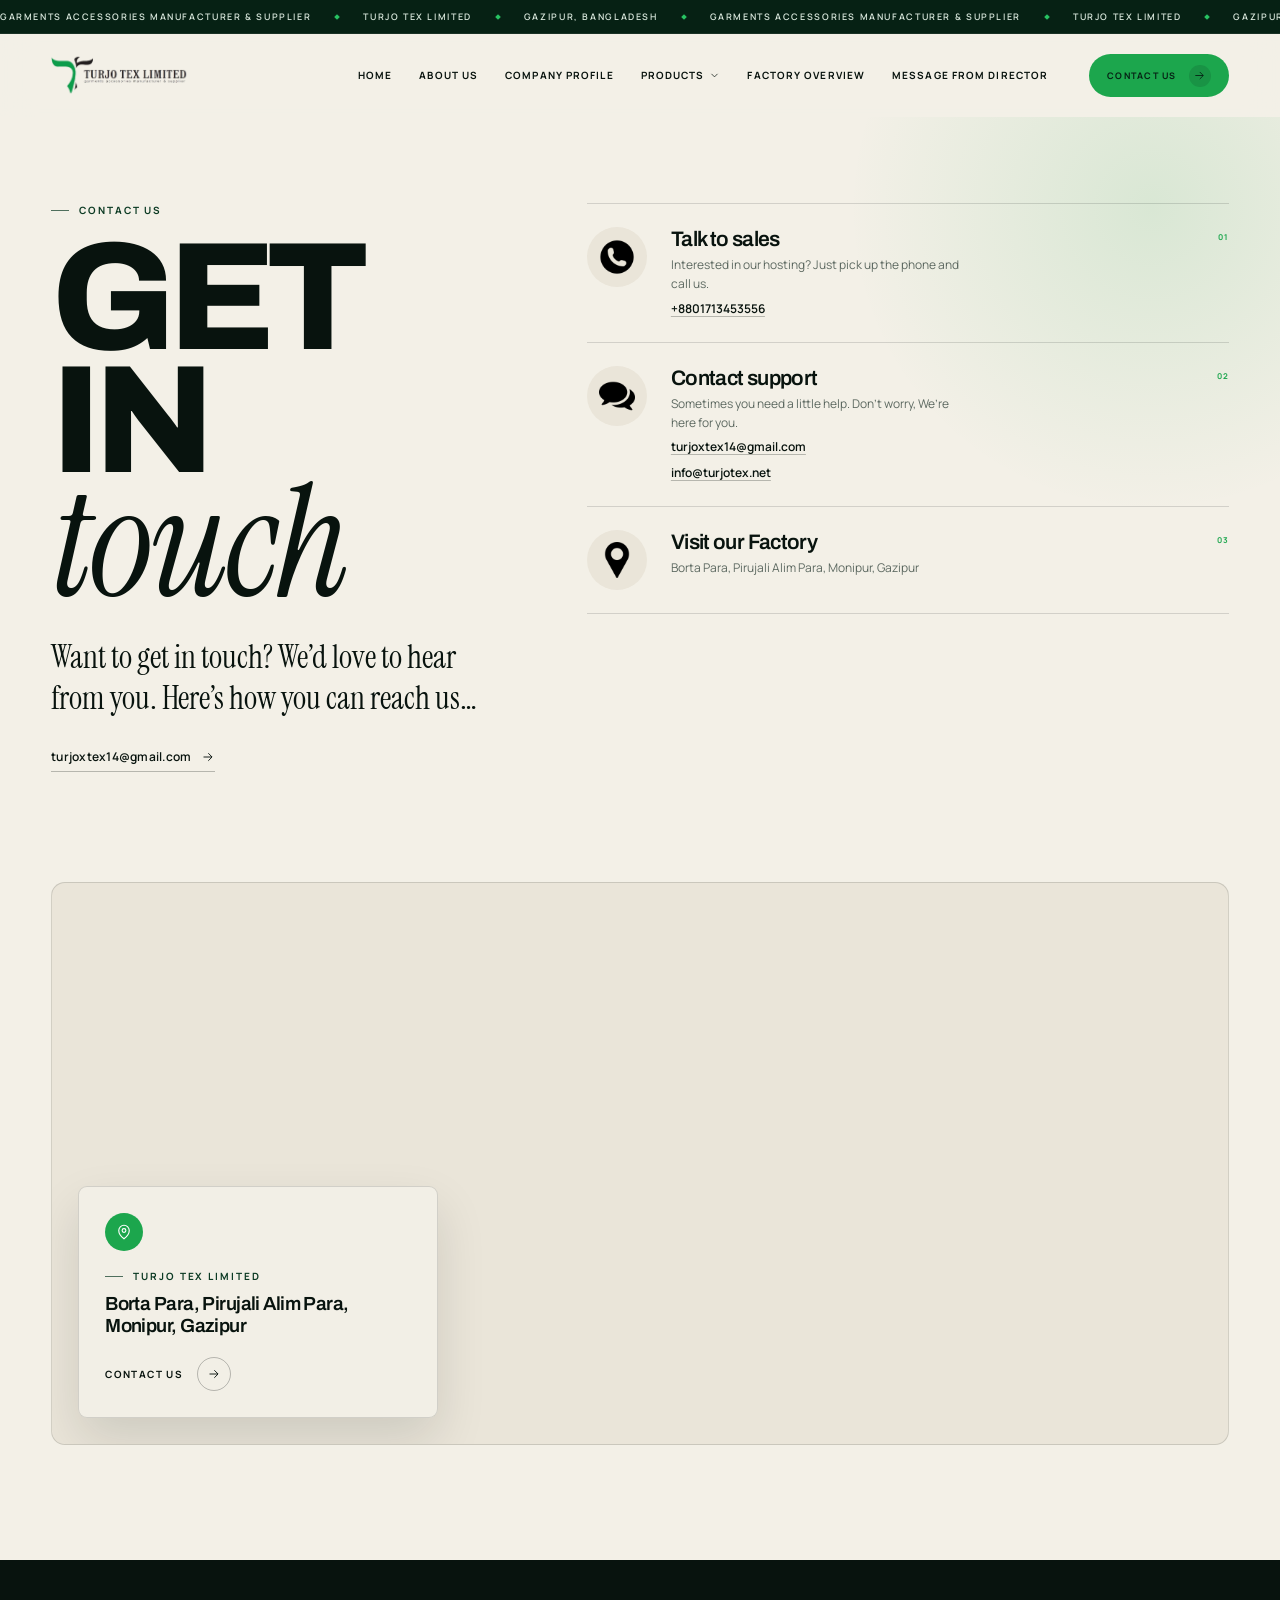
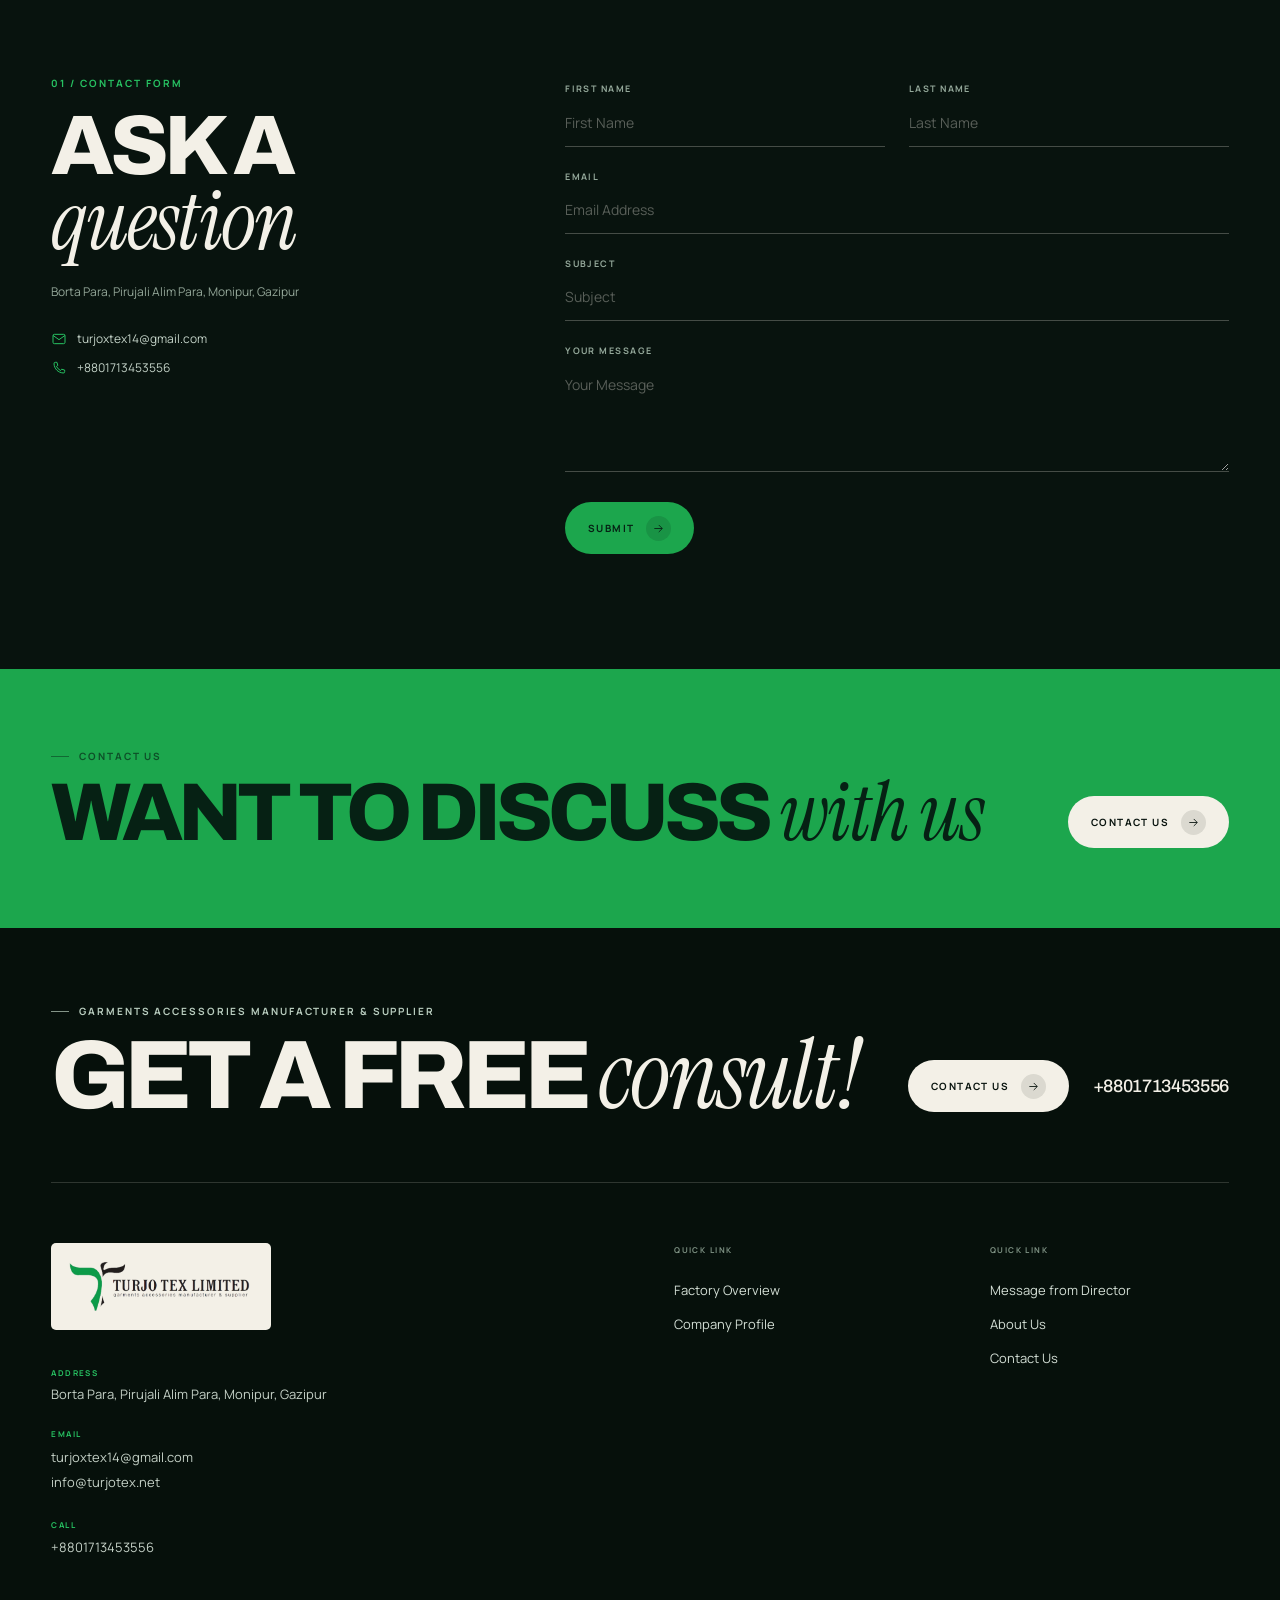
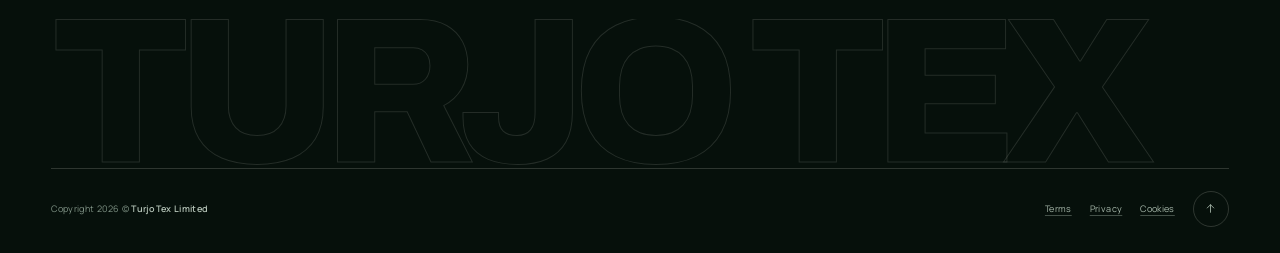
<file: contact-us.html>
<!doctype html>
<html lang="en" data-page="contact">
<head>
  <meta charset="utf-8">
  <meta name="viewport" content="width=device-width, initial-scale=1">
  <title>Contact Us - Turjotex</title>
  <meta name="description" content="Get in touch with Turjo Tex Limited. Talk to sales, contact support, visit our factory in Gazipur, or send a message using the contact form.">
  <meta name="theme-color" content="#0a1711">
  <meta property="og:title" content="Contact Us - Turjotex">
  <meta property="og:description" content="Get in touch with Turjo Tex Limited. Talk to sales, contact support, visit our factory in Gazipur, or send a message using the contact form.">
  <meta property="og:type" content="website">
  <meta property="og:image" content="assets/img/elastic-unit.jpg">
  <link rel="icon" type="image/png" sizes="32x32" href="assets/img/favicon-32.png?v=2">
  <link rel="icon" type="image/png" sizes="192x192" href="assets/img/favicon-192.png?v=2">
  <link rel="apple-touch-icon" href="assets/img/favicon-192.png?v=2">
  <link rel="preload" href="assets/fonts/archivo-var.woff2" as="font" type="font/woff2" crossorigin>
  <link rel="preload" href="assets/fonts/manrope-var.woff2" as="font" type="font/woff2" crossorigin>
  <link rel="stylesheet" href="css/style.css">
  <script>
    document.documentElement.classList.add('js');
    try {
      if (sessionStorage.getItem('turjotex:page-transition') === '1' && !window.matchMedia('(prefers-reduced-motion: reduce)').matches) {
        document.documentElement.classList.add('is-entering');
      }
      sessionStorage.removeItem('turjotex:page-transition');
    } catch (error) {}
  </script>
</head>
<body class="page-contact" id="top">
  <a class="skip-link" href="#main">Skip to content</a>
  <div class="transition" data-transition aria-hidden="true">
  <div class="transition-panel">
    <div class="transition-mark">
      <img src="assets/img/logo-reverse.png" alt="" width="587" height="172">
      <span class="transition-line"></span>
    </div>
  </div>
</div>
  <div class="scroll-progress" aria-hidden="true"><span data-scroll-progress></span></div>
  <div class="utility">
  <div class="utility-track" aria-hidden="true"><span class="utility-bit">Garments Accessories Manufacturer &amp; Supplier</span><span class="utility-dot" aria-hidden="true"></span><span class="utility-bit">Turjo Tex Limited</span><span class="utility-dot" aria-hidden="true"></span><span class="utility-bit">Gazipur, Bangladesh</span><span class="utility-dot" aria-hidden="true"></span><span class="utility-bit">Garments Accessories Manufacturer &amp; Supplier</span><span class="utility-dot" aria-hidden="true"></span><span class="utility-bit">Turjo Tex Limited</span><span class="utility-dot" aria-hidden="true"></span><span class="utility-bit">Gazipur, Bangladesh</span><span class="utility-dot" aria-hidden="true"></span><span class="utility-bit">Garments Accessories Manufacturer &amp; Supplier</span><span class="utility-dot" aria-hidden="true"></span><span class="utility-bit">Turjo Tex Limited</span><span class="utility-dot" aria-hidden="true"></span><span class="utility-bit">Gazipur, Bangladesh</span><span class="utility-dot" aria-hidden="true"></span><span class="utility-bit">Garments Accessories Manufacturer &amp; Supplier</span><span class="utility-dot" aria-hidden="true"></span><span class="utility-bit">Turjo Tex Limited</span><span class="utility-dot" aria-hidden="true"></span><span class="utility-bit">Gazipur, Bangladesh</span><span class="utility-dot" aria-hidden="true"></span></div>
  <span class="sr-only">Garments Accessories Manufacturer &amp; Supplier</span>
</div>
  <header class="site-header" data-header>
  <div class="wrap header-inner">
    <a class="brand" href="index.html" aria-label="Turjotex - Home">
      <img src="assets/img/logo.png" width="591" height="188" alt="Turjotex">
    </a>
    <nav class="desktop-nav" aria-label="Primary">
      <a class="nav-link" href="index.html">Home</a><a class="nav-link" href="about-us.html">About Us</a><a class="nav-link" href="company-profile.html">Company Profile</a><div class="nav-mega" data-mega-wrap>
          <button class="nav-link nav-mega-btn" type="button" aria-expanded="false" aria-controls="products-menu" data-mega-btn>
            Products <svg viewBox="0 0 24 24" fill="none" aria-hidden="true"><path d="m6 9 6 6 6-6" stroke="currentColor" stroke-width="1.6" stroke-linecap="round" stroke-linejoin="round"/></svg>
          </button>
          <div class="mega" data-mega>
  <div class="wrap mega-inner">
    <div class="mega-main">
      <div class="mega-head">
        <p class="eyebrow">Our Products</p>
        <span class="mega-count">07 <span>Units</span></span>
      </div>
      <div class="mega-grid">
        <a class="mega-link" href="elastic-unit.html" data-preview-link="elastic-unit">
          <span class="mega-num">01</span>
          <span class="mega-name">Elastic Unit</span>
          <span class="mega-arrow"><svg viewBox="0 0 24 24" fill="none" aria-hidden="true"><path d="M5 12h13M13 6l6 6-6 6" stroke="currentColor" stroke-width="1.6" stroke-linecap="round" stroke-linejoin="round"/></svg></span>
        </a><a class="mega-link" href="twill-tape-unit.html" data-preview-link="twill-tape-unit">
          <span class="mega-num">02</span>
          <span class="mega-name">Twill Tape Unit</span>
          <span class="mega-arrow"><svg viewBox="0 0 24 24" fill="none" aria-hidden="true"><path d="M5 12h13M13 6l6 6-6 6" stroke="currentColor" stroke-width="1.6" stroke-linecap="round" stroke-linejoin="round"/></svg></span>
        </a><a class="mega-link" href="drawstring-draw-cord-unit.html" data-preview-link="drawstring-draw-cord-unit">
          <span class="mega-num">03</span>
          <span class="mega-name">Drawstring &amp; Draw Cord Unit</span>
          <span class="mega-arrow"><svg viewBox="0 0 24 24" fill="none" aria-hidden="true"><path d="M5 12h13M13 6l6 6-6 6" stroke="currentColor" stroke-width="1.6" stroke-linecap="round" stroke-linejoin="round"/></svg></span>
        </a><a class="mega-link" href="jacquard-elastic-unit.html" data-preview-link="jacquard-elastic-unit">
          <span class="mega-num">04</span>
          <span class="mega-name">Jacquard Elastic Unit</span>
          <span class="mega-arrow"><svg viewBox="0 0 24 24" fill="none" aria-hidden="true"><path d="M5 12h13M13 6l6 6-6 6" stroke="currentColor" stroke-width="1.6" stroke-linecap="round" stroke-linejoin="round"/></svg></span>
        </a><a class="mega-link" href="label-printing-unit.html" data-preview-link="label-printing-unit">
          <span class="mega-num">05</span>
          <span class="mega-name">Label Printing Unit</span>
          <span class="mega-arrow"><svg viewBox="0 0 24 24" fill="none" aria-hidden="true"><path d="M5 12h13M13 6l6 6-6 6" stroke="currentColor" stroke-width="1.6" stroke-linecap="round" stroke-linejoin="round"/></svg></span>
        </a><a class="mega-link" href="shell-button-unit.html" data-preview-link="shell-button-unit">
          <span class="mega-num">06</span>
          <span class="mega-name">Shell Button Unit</span>
          <span class="mega-arrow"><svg viewBox="0 0 24 24" fill="none" aria-hidden="true"><path d="M5 12h13M13 6l6 6-6 6" stroke="currentColor" stroke-width="1.6" stroke-linecap="round" stroke-linejoin="round"/></svg></span>
        </a><a class="mega-link" href="thermal-sticker-printing-unit.html" data-preview-link="thermal-sticker-printing-unit">
          <span class="mega-num">07</span>
          <span class="mega-name">Thermal Sticker Printing Unit</span>
          <span class="mega-arrow"><svg viewBox="0 0 24 24" fill="none" aria-hidden="true"><path d="M5 12h13M13 6l6 6-6 6" stroke="currentColor" stroke-width="1.6" stroke-linecap="round" stroke-linejoin="round"/></svg></span>
        </a>
      </div>
    </div>
    <div class="mega-preview" aria-hidden="true">
      <img src="assets/img/elastic-unit.jpg" alt="" loading="lazy" class="is-active" data-preview-img="elastic-unit"><img src="assets/img/twill-unit-2.jpg" alt="" loading="lazy" class="" data-preview-img="twill-tape-unit"><img src="assets/img/drawstring-unit.jpg" alt="" loading="lazy" class="" data-preview-img="drawstring-draw-cord-unit"><img src="assets/img/jacquard-unit.jpg" alt="" loading="lazy" class="" data-preview-img="jacquard-elastic-unit"><img src="assets/img/label-unit.jpg" alt="" loading="lazy" class="" data-preview-img="label-printing-unit"><img src="assets/img/shell-unit.jpg" alt="" loading="lazy" class="" data-preview-img="shell-button-unit"><img src="assets/img/thermal-unit.jpg" alt="" loading="lazy" class="" data-preview-img="thermal-sticker-printing-unit">
      <div class="mega-preview-caption">
        <span data-preview-name>Elastic Unit</span>
        <span data-preview-count>01 / 07</span>
      </div>
    </div>
  </div>
</div>
        </div><a class="nav-link" href="factory-overview.html">Factory Overview</a><a class="nav-link" href="message-from-director.html">Message from Director</a>
    </nav>
    <div class="header-actions">
      <a class="btn btn--sm header-cta" href="contact-us.html">Contact Us <span class="btn-ico"><svg viewBox="0 0 24 24" fill="none" aria-hidden="true"><path d="M5 12h13M13 6l6 6-6 6" stroke="currentColor" stroke-width="1.6" stroke-linecap="round" stroke-linejoin="round"/></svg></span></a>
      <button class="menu-toggle" type="button" aria-label="Open menu" aria-expanded="false" aria-controls="mobile-menu" data-menu-toggle>
        <span class="menu-lines" aria-hidden="true"><span></span><span></span><span></span></span>
      </button>
    </div>
  </div>
</header>
  <div class="mobile-menu" id="mobile-menu" data-mobile-menu aria-hidden="true">
  <div class="mobile-menu-top">
    <a class="brand brand--mobile" href="index.html" aria-label="Turjotex - Home">
      <img src="assets/img/logo.png" width="591" height="188" alt="Turjotex">
    </a>
    <button class="mobile-close" type="button" aria-label="Close menu" data-menu-close><svg viewBox="0 0 24 24" fill="none" aria-hidden="true"><path d="M6 6l12 12M18 6L6 18" stroke="currentColor" stroke-width="1.6" stroke-linecap="round"/></svg></button>
  </div>
  <div class="mobile-menu-body">
    <nav class="mobile-nav" aria-label="Mobile">
      <a href="index.html" class=""><span>Home</span><span class="mobile-index">01</span></a><a href="about-us.html" class=""><span>About Us</span><span class="mobile-index">02</span></a><a href="company-profile.html" class=""><span>Company Profile</span><span class="mobile-index">03</span></a><a href="factory-overview.html" class=""><span>Factory Overview</span><span class="mobile-index">04</span></a><a href="message-from-director.html" class=""><span>Message from Director</span><span class="mobile-index">05</span></a><a href="contact-us.html" class="is-active"><span>Contact Us</span><span class="mobile-index">06</span></a>
    </nav>
    <div class="mobile-products">
      <p class="eyebrow">Our Products <span>07 Units</span></p>
      <div class="mobile-product-list">
        <a href="elastic-unit.html"><span class="mobile-product-num">01</span><span>Elastic Unit</span><svg viewBox="0 0 24 24" fill="none" aria-hidden="true"><path d="M5 12h13M13 6l6 6-6 6" stroke="currentColor" stroke-width="1.6" stroke-linecap="round" stroke-linejoin="round"/></svg></a><a href="twill-tape-unit.html"><span class="mobile-product-num">02</span><span>Twill Tape Unit</span><svg viewBox="0 0 24 24" fill="none" aria-hidden="true"><path d="M5 12h13M13 6l6 6-6 6" stroke="currentColor" stroke-width="1.6" stroke-linecap="round" stroke-linejoin="round"/></svg></a><a href="drawstring-draw-cord-unit.html"><span class="mobile-product-num">03</span><span>Drawstring &amp; Draw Cord Unit</span><svg viewBox="0 0 24 24" fill="none" aria-hidden="true"><path d="M5 12h13M13 6l6 6-6 6" stroke="currentColor" stroke-width="1.6" stroke-linecap="round" stroke-linejoin="round"/></svg></a><a href="jacquard-elastic-unit.html"><span class="mobile-product-num">04</span><span>Jacquard Elastic Unit</span><svg viewBox="0 0 24 24" fill="none" aria-hidden="true"><path d="M5 12h13M13 6l6 6-6 6" stroke="currentColor" stroke-width="1.6" stroke-linecap="round" stroke-linejoin="round"/></svg></a><a href="label-printing-unit.html"><span class="mobile-product-num">05</span><span>Label Printing Unit</span><svg viewBox="0 0 24 24" fill="none" aria-hidden="true"><path d="M5 12h13M13 6l6 6-6 6" stroke="currentColor" stroke-width="1.6" stroke-linecap="round" stroke-linejoin="round"/></svg></a><a href="shell-button-unit.html"><span class="mobile-product-num">06</span><span>Shell Button Unit</span><svg viewBox="0 0 24 24" fill="none" aria-hidden="true"><path d="M5 12h13M13 6l6 6-6 6" stroke="currentColor" stroke-width="1.6" stroke-linecap="round" stroke-linejoin="round"/></svg></a><a href="thermal-sticker-printing-unit.html"><span class="mobile-product-num">07</span><span>Thermal Sticker Printing Unit</span><svg viewBox="0 0 24 24" fill="none" aria-hidden="true"><path d="M5 12h13M13 6l6 6-6 6" stroke="currentColor" stroke-width="1.6" stroke-linecap="round" stroke-linejoin="round"/></svg></a>
      </div>
    </div>
    <div class="mobile-contact">
      <a href="mailto:turjoxtex14@gmail.com">turjoxtex14@gmail.com</a>
      <a href="tel:+8801713453556">+8801713453556</a>
      <p>Borta Para, Pirujali Alim Para, Monipur, Gazipur</p>
    </div>
  </div>
  <div class="mobile-menu-foot">
    <a href="company-profile.html">Company Profile <svg viewBox="0 0 24 24" fill="none" aria-hidden="true"><path d="M5 12h13M13 6l6 6-6 6" stroke="currentColor" stroke-width="1.6" stroke-linecap="round" stroke-linejoin="round"/></svg></a>
    <span>Borta Para, Pirujali Alim Para, Monipur, Gazipur</span>
  </div>
</div>
  <main id="main">

<section class="contact-hero">
  <div class="wrap contact-hero-grid">
    <div class="contact-hero-copy">
      <p class="eyebrow">Contact Us</p>
      <h1 class="display">Get in <em>touch</em></h1>
      <p class="contact-hero-intro" data-reveal="up">Want to get in touch? We’d love to hear from you. Here’s how you can reach us…</p>
      <a class="contact-hero-link" href="mailto:turjoxtex14@gmail.com" data-reveal="up">turjoxtex14@gmail.com <svg viewBox="0 0 24 24" fill="none" aria-hidden="true"><path d="M5 12h13M13 6l6 6-6 6" stroke="currentColor" stroke-width="1.6" stroke-linecap="round" stroke-linejoin="round"/></svg></a>
    </div>
    <div class="contact-hero-cards">
      <article class="contact-card" data-reveal="up" style="--delay:0ms">
        <div class="contact-card-icon"><img src="assets/img/contact-phone.png" alt="" loading="lazy"></div>
        <div>
          <h2>Talk to sales</h2>
          <p>Interested in our hosting? Just pick up the phone and call us.</p>
          <a href="tel:+8801713453556">+8801713453556</a>
        </div>
        <span class="contact-card-index">01</span>
      </article><article class="contact-card" data-reveal="up" style="--delay:90ms">
        <div class="contact-card-icon"><img src="assets/img/contact-chat.png" alt="" loading="lazy"></div>
        <div>
          <h2>Contact support</h2>
          <p>Sometimes you need a little help. Don’t worry, We’re here for you.</p>
          <a href="mailto:turjoxtex14@gmail.com">turjoxtex14@gmail.com</a><a href="mailto:info@turjotex.net">info@turjotex.net</a>
        </div>
        <span class="contact-card-index">02</span>
      </article><article class="contact-card" data-reveal="up" style="--delay:180ms">
        <div class="contact-card-icon"><img src="assets/img/contact-pin.png" alt="" loading="lazy"></div>
        <div>
          <h2>Visit our Factory</h2>
          <p>Borta Para, Pirujali Alim Para, Monipur, Gazipur</p>
          
        </div>
        <span class="contact-card-index">03</span>
      </article>
    </div>
  </div>
</section>

<section class="location section-pad" aria-label="Turjo Tex Ltd location">
  <div class="wrap">
    
    <div class="map-shell" data-reveal="clip">
      <iframe title="Turjo Tex Ltd location on Google Maps" src="https://www.google.com/maps/embed?pb=!1m14!1m8!1m3!1d3641.0153632019983!2d90.3692184!3d24.1360986!3m2!1i1024!2i768!4f13.1!3m3!1m2!1s0x3755dfe4e27f4a91%3A0xe647ebf4edf642b7!2sTurjo%20Tex%20Ltd!5e0!3m2!1sen!2smy!4v1757404611562!5m2!1sen!2smy" width="1300" height="520" style="border:0" allowfullscreen loading="lazy" referrerpolicy="no-referrer-when-downgrade"></iframe>
      <div class="map-card">
        <span class="map-pin"><svg viewBox="0 0 24 24" fill="none" aria-hidden="true"><path d="M12 21s7-5.2 7-11a7 7 0 1 0-14 0c0 5.8 7 11 7 11Z" stroke="currentColor" stroke-width="1.5"/><circle cx="12" cy="10" r="2.5" stroke="currentColor" stroke-width="1.5"/></svg></span>
        <p class="eyebrow">Turjo Tex Limited</p>
        <h3>Borta Para, Pirujali Alim Para, Monipur, Gazipur</h3>
        <a class="link-arrow" href="contact-us.html"><span>Contact Us</span><span class="link-arrow-ico"><svg viewBox="0 0 24 24" fill="none" aria-hidden="true"><path d="M5 12h13M13 6l6 6-6 6" stroke="currentColor" stroke-width="1.6" stroke-linecap="round" stroke-linejoin="round"/></svg></span></a>
      </div>
    </div>
  </div>
</section>

<section class="ask section-pad" aria-labelledby="ask-title">
  <div class="wrap ask-grid">
    <div class="ask-copy" data-reveal="up">
      <p class="section-index section-index--light">01 / Contact Form</p>
      <h2 class="display" id="ask-title">Ask a <em>question</em></h2>
      <p class="ask-note">Borta Para, Pirujali Alim Para, Monipur, Gazipur</p>
      <div class="ask-direct">
        <a href="mailto:turjoxtex14@gmail.com"><svg viewBox="0 0 24 24" fill="none" aria-hidden="true"><rect x="3" y="5" width="18" height="14" rx="2" stroke="currentColor" stroke-width="1.5"/><path d="m3.5 7 8.5 6 8.5-6" stroke="currentColor" stroke-width="1.5" stroke-linecap="round"/></svg><span>turjoxtex14@gmail.com</span></a>
        <a href="tel:+8801713453556"><svg viewBox="0 0 24 24" fill="none" aria-hidden="true"><path d="M6.6 3.5h2.3l1.3 4.6-2 1.5a13.4 13.4 0 0 0 6.2 6.2l1.5-2 4.6 1.3v2.3a2.1 2.1 0 0 1-2.3 2.1C10.4 18.7 5.3 13.6 4.5 5.8a2.1 2.1 0 0 1 2.1-2.3Z" stroke="currentColor" stroke-width="1.5" stroke-linejoin="round"/></svg><span>+8801713453556</span></a>
      </div>
    </div>
    <div class="ask-form" data-reveal="up" style="--delay:100ms">
      <form class="contact-form" data-mail-form data-form-name="Contact Form" novalidate>
    <div class="field-grid">
      <div class="field">
        <label for="contact-first">First Name</label>
        <input id="contact-first" name="firstName" type="text" placeholder="First Name" autocomplete="given-name">
      </div>
      <div class="field">
        <label for="contact-last">Last Name</label>
        <input id="contact-last" name="lastName" type="text" placeholder="Last Name" autocomplete="family-name">
      </div>
    </div>
    <div class="field">
      <label for="contact-email">Email</label>
      <input id="contact-email" name="email" type="email" placeholder="Email Address" autocomplete="email" required>
    </div>
    <div class="field">
      <label for="contact-subject">Subject</label>
      <input id="contact-subject" name="subject" type="text" placeholder="Subject">
    </div>
    <div class="field">
      <label for="contact-message">Your Message</label>
      <textarea id="contact-message" name="message" rows="4" placeholder="Your Message" required></textarea>
    </div>
    <div class="form-foot">
      <button class="btn btn--primary" type="submit">Submit <span class="btn-ico"><svg viewBox="0 0 24 24" fill="none" aria-hidden="true"><path d="M5 12h13M13 6l6 6-6 6" stroke="currentColor" stroke-width="1.6" stroke-linecap="round" stroke-linejoin="round"/></svg></span></button>
      <p class="form-status" role="status" data-form-status></p>
    </div>
  </form>
    </div>
  </div>
</section>

<section class="contact-close" aria-labelledby="contact-close-title">
  <div class="wrap contact-close-inner" data-reveal="up">
    <div>
      <p class="eyebrow eyebrow--light">Contact Us</p>
      <h2 class="display" id="contact-close-title">Want to discuss <em>with us</em></h2>
    </div>
    <a class="btn btn--light" href="https://wa.me/8801713453556?text=Hello!%20I'm%20interested%20to%20discuss%20regarding%20your%20products." target="_blank" rel="noopener">Contact us <span class="btn-ico"><svg viewBox="0 0 24 24" fill="none" aria-hidden="true"><path d="M5 12h13M13 6l6 6-6 6" stroke="currentColor" stroke-width="1.6" stroke-linecap="round" stroke-linejoin="round"/></svg></span></a>
  </div>
</section>

  </main>
  <footer class="site-footer">
  <div class="wrap footer-cta" data-reveal="up">
    <div>
      <p class="eyebrow eyebrow--light">Garments Accessories Manufacturer &amp; Supplier</p>
      <h2>Get a free <em>consult!</em></h2>
    </div>
    <div class="footer-cta-actions">
      <a class="btn btn--light" href="contact-us.html">Contact Us <span class="btn-ico"><svg viewBox="0 0 24 24" fill="none" aria-hidden="true"><path d="M5 12h13M13 6l6 6-6 6" stroke="currentColor" stroke-width="1.6" stroke-linecap="round" stroke-linejoin="round"/></svg></span></a>
      <a class="footer-phone" href="tel:+8801713453556">+8801713453556</a>
    </div>
  </div>
  <div class="wrap footer-grid">
    <div class="footer-brand">
      <a class="footer-logo" href="index.html" aria-label="Turjotex - Home">
        <img src="assets/img/logo.png" width="591" height="188" alt="Turjotex" loading="lazy">
      </a>
      <address>
        <p class="footer-label">Address</p>
        <p>Borta Para, Pirujali Alim Para, Monipur, Gazipur</p>
      </address>
      <div class="footer-contact">
        <p class="footer-label">Email</p>
        <a href="mailto:turjoxtex14@gmail.com">turjoxtex14@gmail.com</a>
        <a href="mailto:info@turjotex.net">info@turjotex.net</a>
      </div>
      <div class="footer-contact">
        <p class="footer-label">Call</p>
        <a href="tel:+8801713453556">+8801713453556</a>
      </div>
    </div>
    <div class="footer-col">
      <h3>Quick Link</h3>
      <a href="factory-overview.html">Factory Overview</a>
      <a href="company-profile.html">Company Profile</a>
    </div>
    <div class="footer-col">
      <h3>Quick Link</h3>
      <a href="message-from-director.html">Message from Director</a>
      <a href="about-us.html">About Us</a>
      <a href="contact-us.html">Contact Us</a>
    </div>
  </div>
  <div class="footer-wordmark" aria-hidden="true">Turjo Tex</div>
  <div class="wrap footer-legal">
    <p>Copyright 2026 © <strong>Turjo Tex Limited</strong></p>
    <div class="footer-small-links">
      <a href="#" data-noop>Terms</a>
      <a href="#" data-noop>Privacy</a>
      <a href="#" data-noop>Cookies</a>
      <a class="to-top" href="#top" aria-label="Back to top"><svg viewBox="0 0 24 24" fill="none" aria-hidden="true"><path d="M12 19V5M6 11l6-6 6 6" stroke="currentColor" stroke-width="1.6" stroke-linecap="round" stroke-linejoin="round"/></svg></a>
    </div>
  </div>
</footer>
  <div class="lightbox" data-lightbox aria-hidden="true">
  <div class="lightbox-backdrop" data-lightbox-close></div>
  <div class="lightbox-inner" role="dialog" aria-modal="true" aria-label="Image gallery">
    <div class="lightbox-bar">
      <span class="lightbox-count" data-lightbox-count>01 / 03</span>
      <button class="lightbox-btn" type="button" aria-label="Close gallery" data-lightbox-close><svg viewBox="0 0 24 24" fill="none" aria-hidden="true"><path d="M6 6l12 12M18 6L6 18" stroke="currentColor" stroke-width="1.6" stroke-linecap="round"/></svg></button>
    </div>
    <button class="lightbox-nav lightbox-prev" type="button" aria-label="Previous image" data-lightbox-prev><svg viewBox="0 0 24 24" fill="none" aria-hidden="true"><path d="M19 12H6M11 6l-6 6 6 6" stroke="currentColor" stroke-width="1.6" stroke-linecap="round" stroke-linejoin="round"/></svg></button>
    <figure class="lightbox-figure">
      <img alt="" data-lightbox-img>
      <figcaption data-lightbox-caption></figcaption>
    </figure>
    <button class="lightbox-nav lightbox-next" type="button" aria-label="Next image" data-lightbox-next><svg viewBox="0 0 24 24" fill="none" aria-hidden="true"><path d="M5 12h13M13 6l6 6-6 6" stroke="currentColor" stroke-width="1.6" stroke-linecap="round" stroke-linejoin="round"/></svg></button>
  </div>
</div>
  <a class="wa-float" href="https://wa.me/8801713453556?text=Hello!%20I'm%20interested%20to%20discuss%20regarding%20your%20products." target="_blank" rel="noopener" aria-label="Contact Us on WhatsApp">
  <svg viewBox="0 0 24 24" fill="none" aria-hidden="true"><path d="M20 11.6a8 8 0 0 1-11.8 7L4 20l1.3-4.1A8 8 0 1 1 20 11.6Z" stroke="currentColor" stroke-width="1.5" stroke-linejoin="round"/><path d="M9 9.2c.3 1.4 1.9 3 3.3 3.4l1.1-1.1 2.3 1.2c-.2 1.1-1.1 1.9-2.3 1.8-2.8-.3-5.5-3-5.8-5.8C7.5 7.6 8.3 6.7 9.4 6.5l1.2 2.3L9 9.2Z" fill="currentColor"/></svg><span>Contact Us</span>
</a>
  <script src="js/main.js"></script>
</body>
</html>
</file>
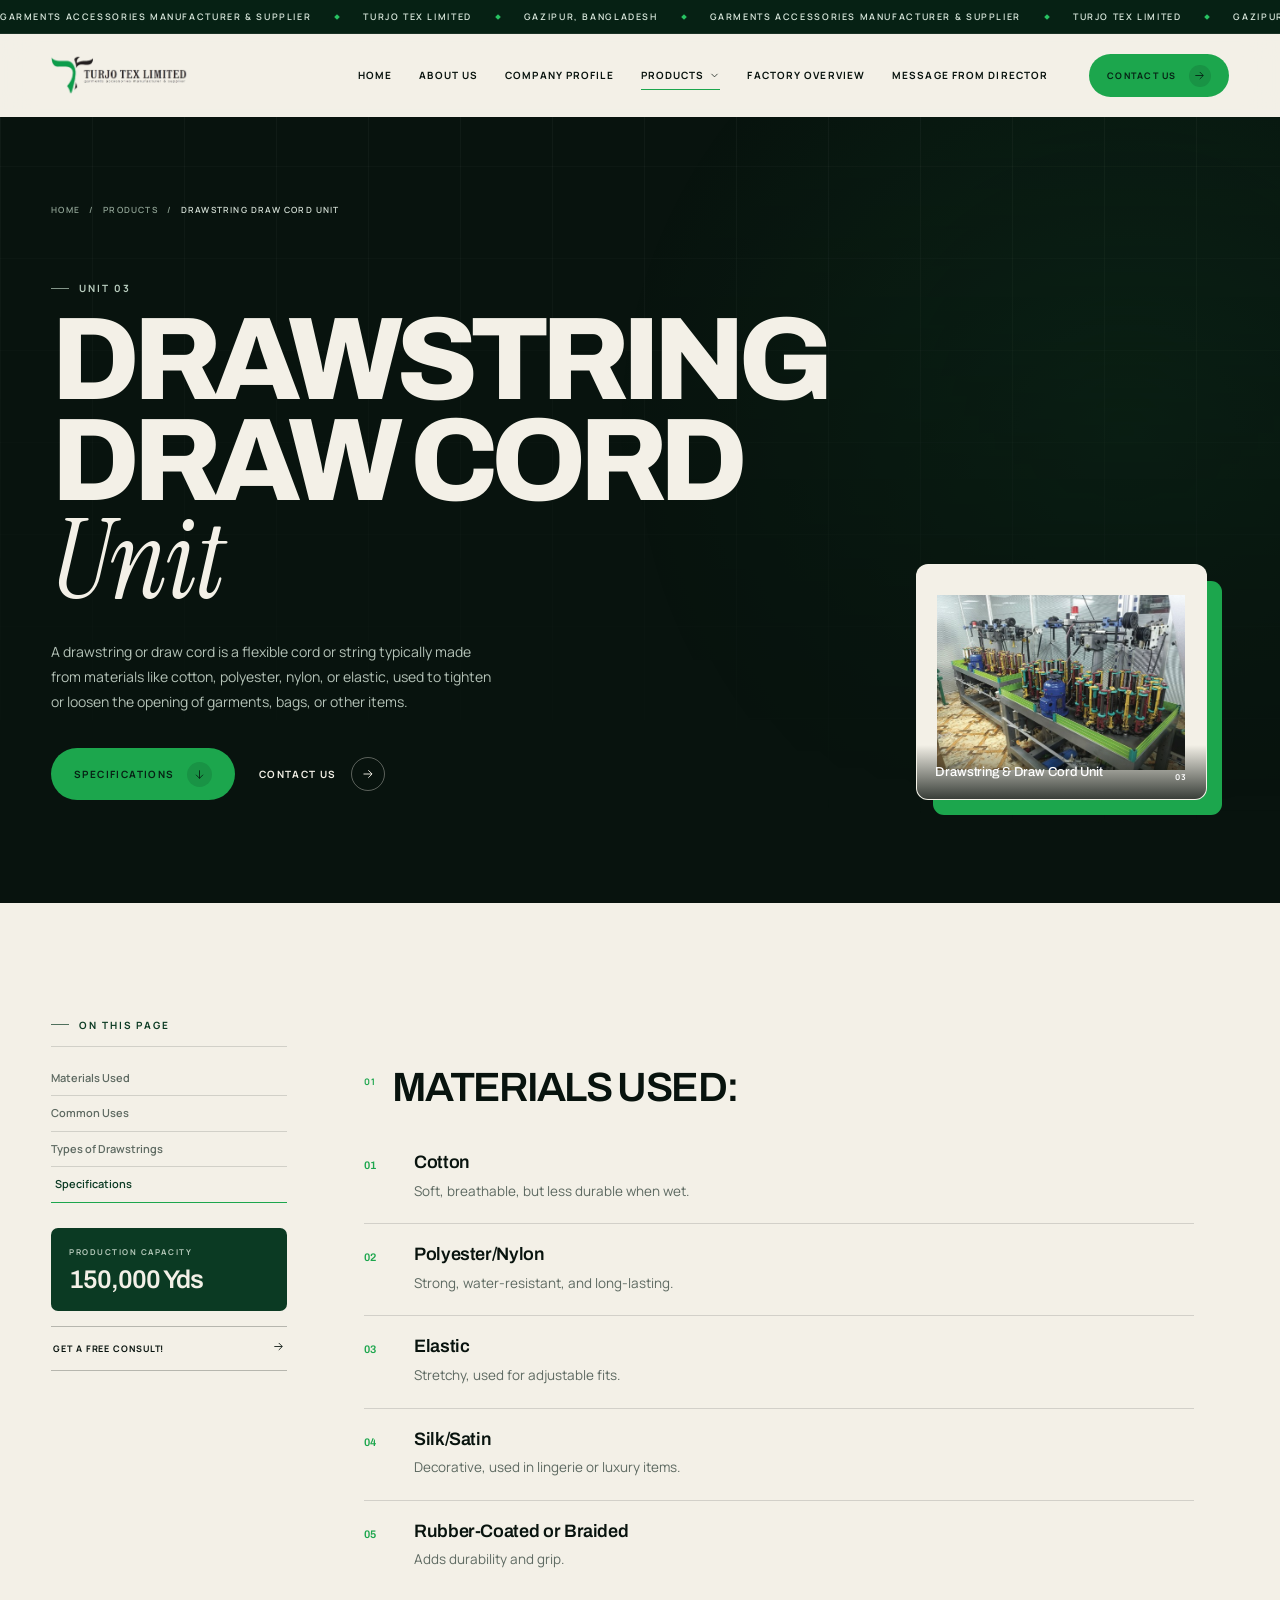
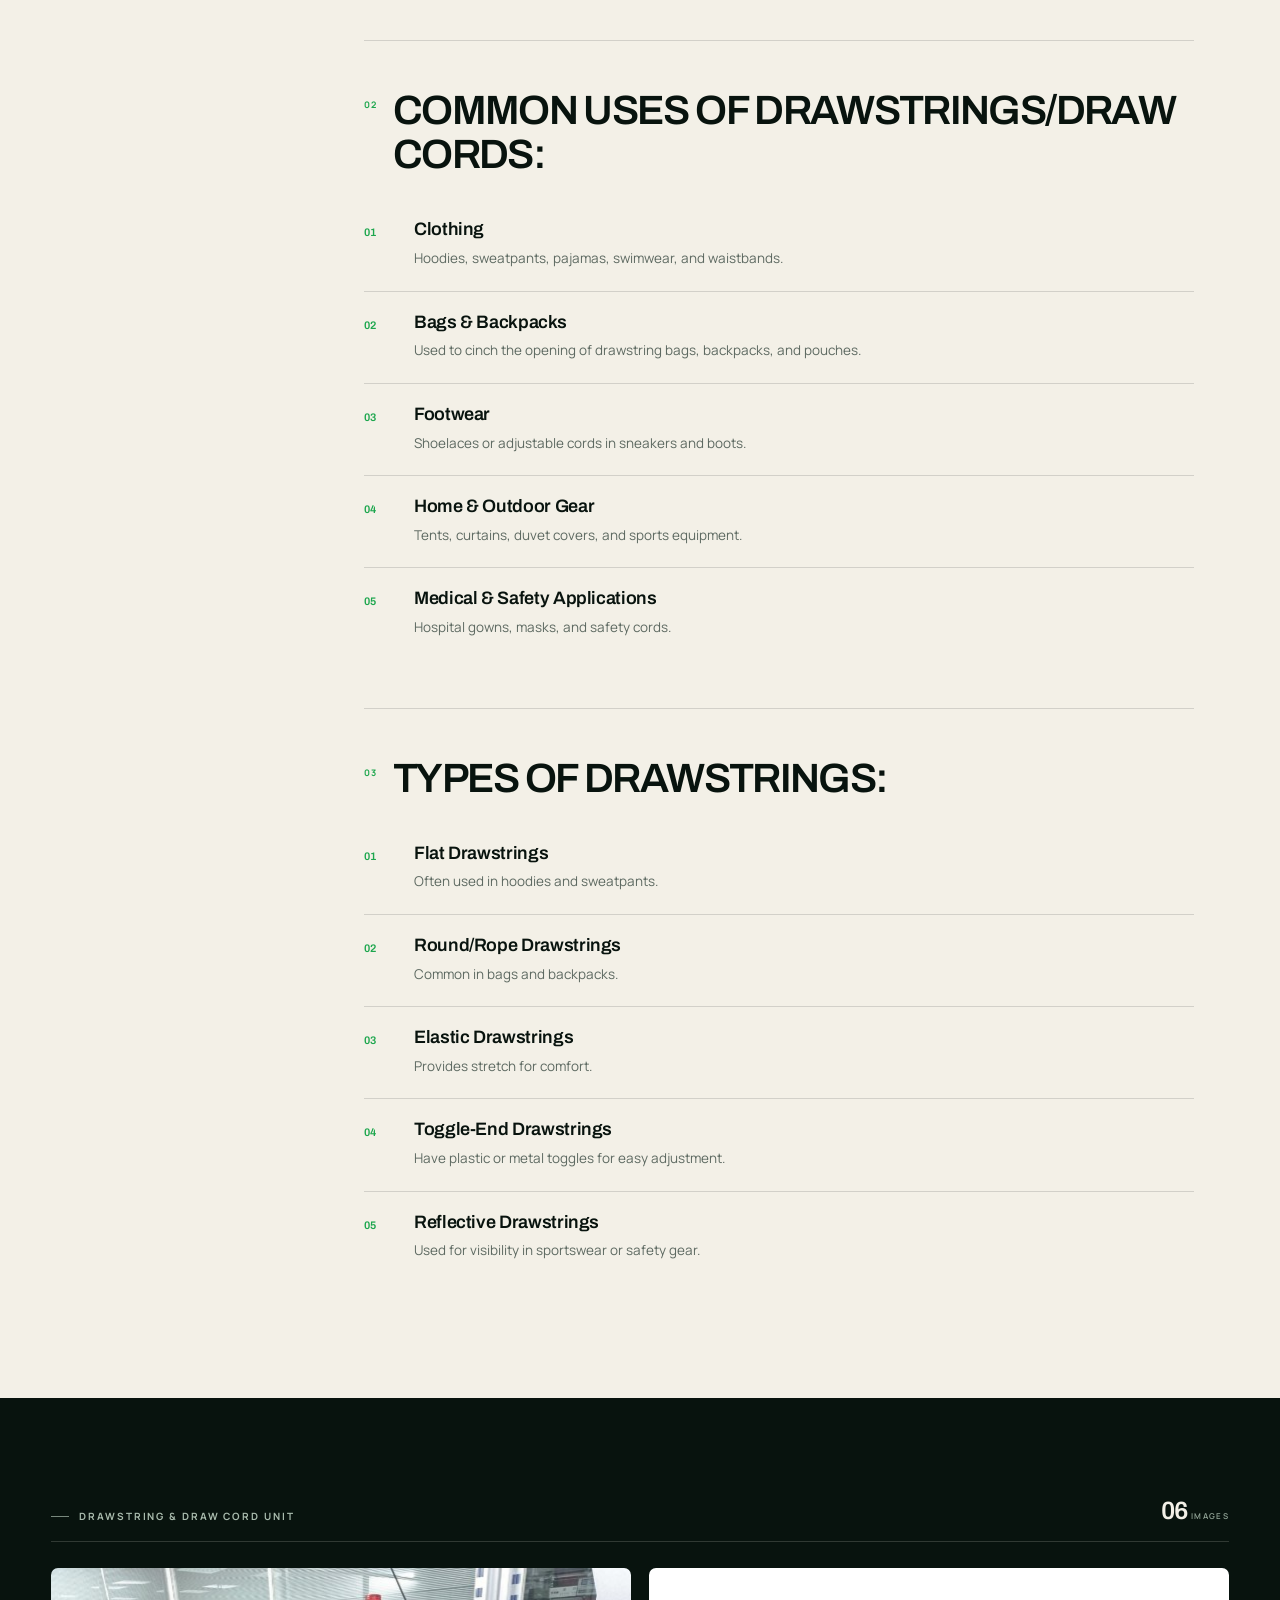
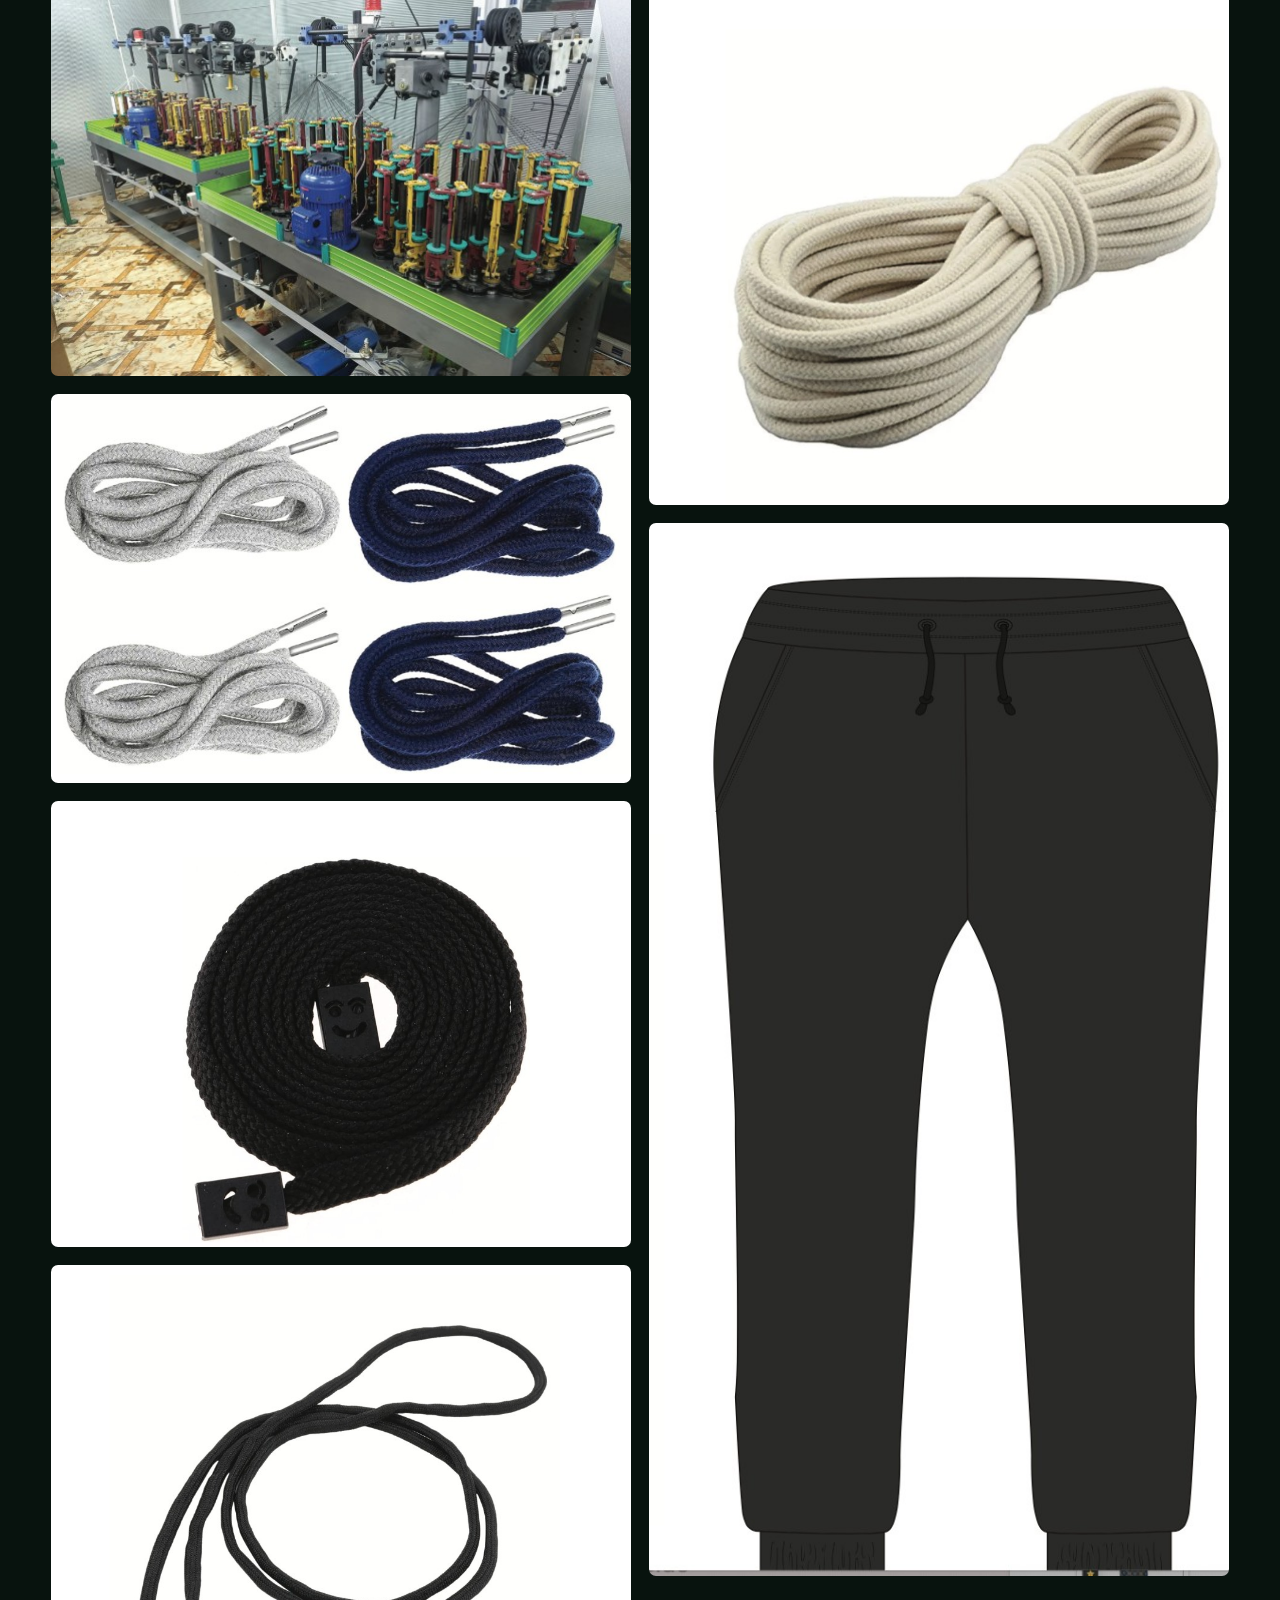
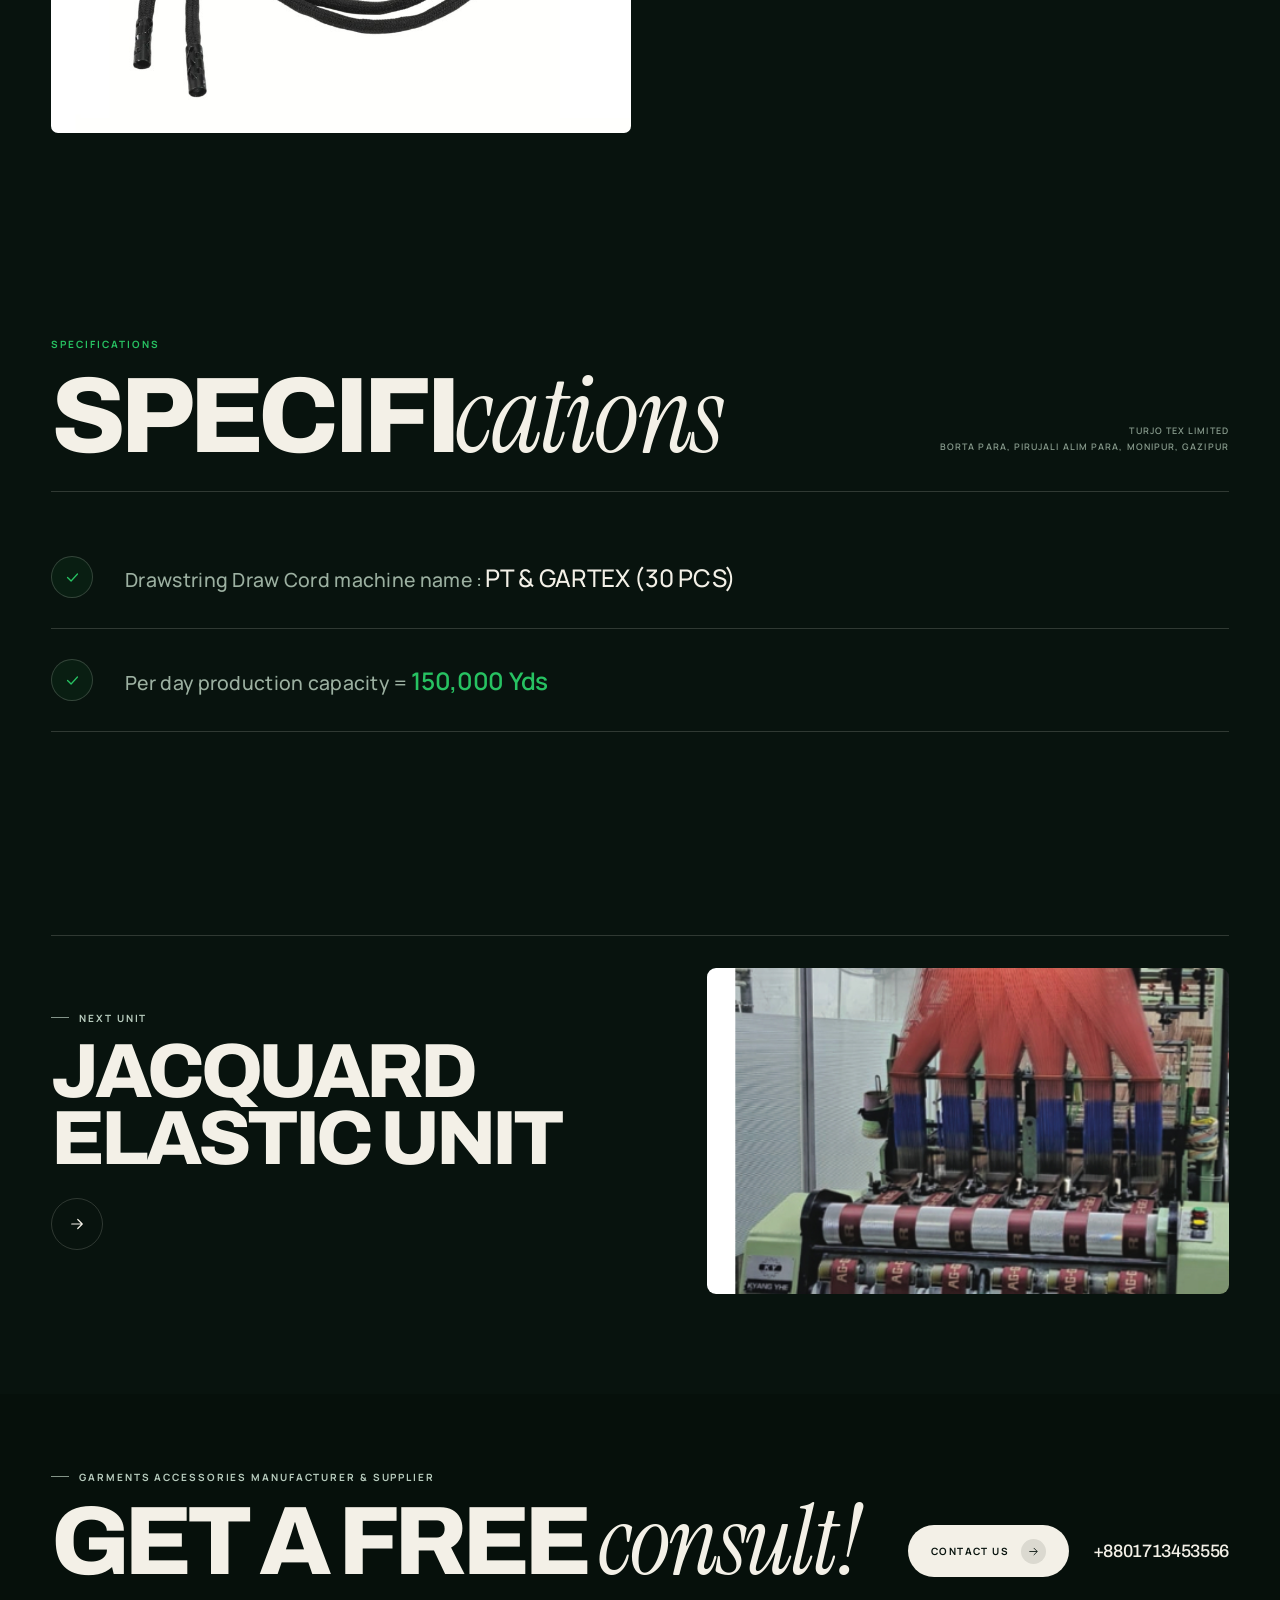
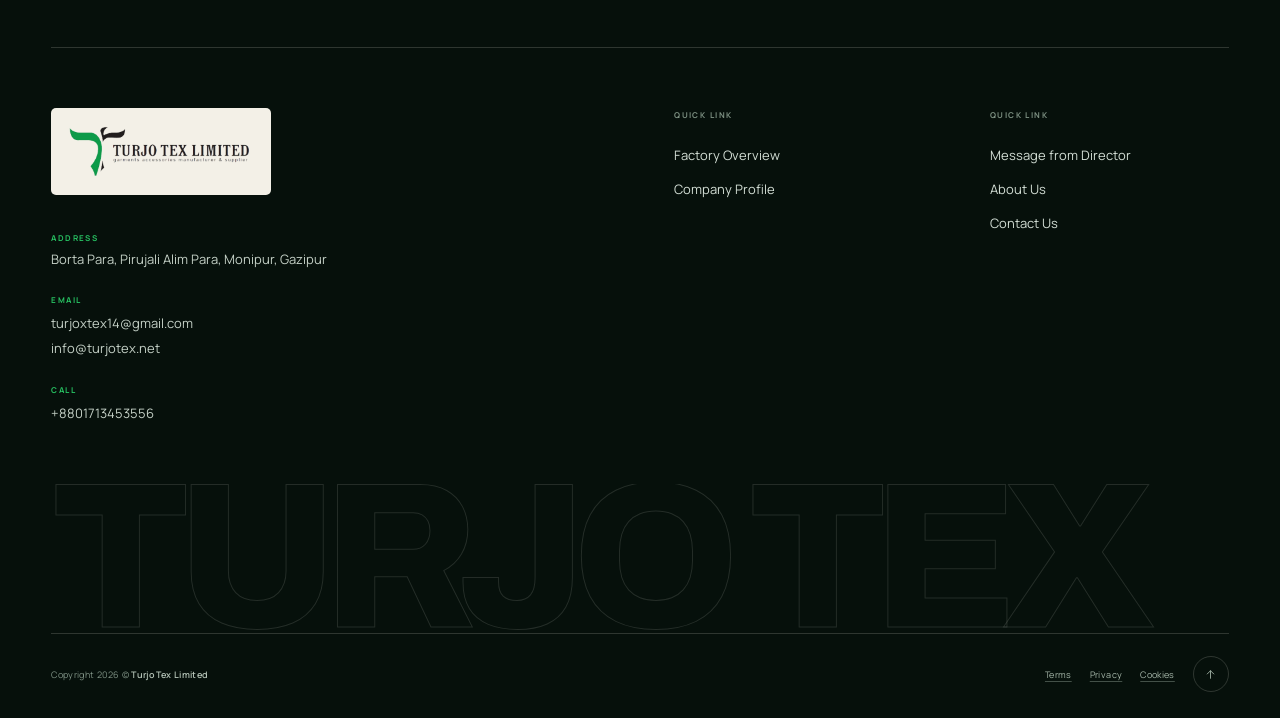
<file: drawstring-draw-cord-unit.html>
<!doctype html>
<html lang="en" data-page="products">
<head>
  <meta charset="utf-8">
  <meta name="viewport" content="width=device-width, initial-scale=1">
  <title>Drawstring &amp; Draw Cord Unit - Turjotex</title>
  <meta name="description" content="A drawstring or draw cord is a flexible cord or string typically made from materials like cotton, polyester, nylon, or elastic, used to tighten or loosen the opening of garments, bags, or other items.">
  <meta name="theme-color" content="#0a1711">
  <meta property="og:title" content="Drawstring &amp; Draw Cord Unit - Turjotex">
  <meta property="og:description" content="A drawstring or draw cord is a flexible cord or string typically made from materials like cotton, polyester, nylon, or elastic, used to tighten or loosen the opening of garments, bags, or other items.">
  <meta property="og:type" content="website">
  <meta property="og:image" content="assets/img/elastic-unit.jpg">
  <link rel="icon" type="image/png" sizes="32x32" href="assets/img/favicon-32.png?v=2">
  <link rel="icon" type="image/png" sizes="192x192" href="assets/img/favicon-192.png?v=2">
  <link rel="apple-touch-icon" href="assets/img/favicon-192.png?v=2">
  <link rel="preload" href="assets/fonts/archivo-var.woff2" as="font" type="font/woff2" crossorigin>
  <link rel="preload" href="assets/fonts/manrope-var.woff2" as="font" type="font/woff2" crossorigin>
  <link rel="stylesheet" href="css/style.css">
  <script>
    document.documentElement.classList.add('js');
    try {
      if (sessionStorage.getItem('turjotex:page-transition') === '1' && !window.matchMedia('(prefers-reduced-motion: reduce)').matches) {
        document.documentElement.classList.add('is-entering');
      }
      sessionStorage.removeItem('turjotex:page-transition');
    } catch (error) {}
  </script>
</head>
<body class="page-products" id="top">
  <a class="skip-link" href="#main">Skip to content</a>
  <div class="transition" data-transition aria-hidden="true">
  <div class="transition-panel">
    <div class="transition-mark">
      <img src="assets/img/logo-reverse.png" alt="" width="587" height="172">
      <span class="transition-line"></span>
    </div>
  </div>
</div>
  <div class="scroll-progress" aria-hidden="true"><span data-scroll-progress></span></div>
  <div class="utility">
  <div class="utility-track" aria-hidden="true"><span class="utility-bit">Garments Accessories Manufacturer &amp; Supplier</span><span class="utility-dot" aria-hidden="true"></span><span class="utility-bit">Turjo Tex Limited</span><span class="utility-dot" aria-hidden="true"></span><span class="utility-bit">Gazipur, Bangladesh</span><span class="utility-dot" aria-hidden="true"></span><span class="utility-bit">Garments Accessories Manufacturer &amp; Supplier</span><span class="utility-dot" aria-hidden="true"></span><span class="utility-bit">Turjo Tex Limited</span><span class="utility-dot" aria-hidden="true"></span><span class="utility-bit">Gazipur, Bangladesh</span><span class="utility-dot" aria-hidden="true"></span><span class="utility-bit">Garments Accessories Manufacturer &amp; Supplier</span><span class="utility-dot" aria-hidden="true"></span><span class="utility-bit">Turjo Tex Limited</span><span class="utility-dot" aria-hidden="true"></span><span class="utility-bit">Gazipur, Bangladesh</span><span class="utility-dot" aria-hidden="true"></span><span class="utility-bit">Garments Accessories Manufacturer &amp; Supplier</span><span class="utility-dot" aria-hidden="true"></span><span class="utility-bit">Turjo Tex Limited</span><span class="utility-dot" aria-hidden="true"></span><span class="utility-bit">Gazipur, Bangladesh</span><span class="utility-dot" aria-hidden="true"></span></div>
  <span class="sr-only">Garments Accessories Manufacturer &amp; Supplier</span>
</div>
  <header class="site-header" data-header>
  <div class="wrap header-inner">
    <a class="brand" href="index.html" aria-label="Turjotex - Home">
      <img src="assets/img/logo.png" width="591" height="188" alt="Turjotex">
    </a>
    <nav class="desktop-nav" aria-label="Primary">
      <a class="nav-link" href="index.html">Home</a><a class="nav-link" href="about-us.html">About Us</a><a class="nav-link" href="company-profile.html">Company Profile</a><div class="nav-mega" data-mega-wrap>
          <button class="nav-link nav-mega-btn is-active" type="button" aria-expanded="false" aria-controls="products-menu" data-mega-btn>
            Products <svg viewBox="0 0 24 24" fill="none" aria-hidden="true"><path d="m6 9 6 6 6-6" stroke="currentColor" stroke-width="1.6" stroke-linecap="round" stroke-linejoin="round"/></svg>
          </button>
          <div class="mega" data-mega>
  <div class="wrap mega-inner">
    <div class="mega-main">
      <div class="mega-head">
        <p class="eyebrow">Our Products</p>
        <span class="mega-count">07 <span>Units</span></span>
      </div>
      <div class="mega-grid">
        <a class="mega-link" href="elastic-unit.html" data-preview-link="elastic-unit">
          <span class="mega-num">01</span>
          <span class="mega-name">Elastic Unit</span>
          <span class="mega-arrow"><svg viewBox="0 0 24 24" fill="none" aria-hidden="true"><path d="M5 12h13M13 6l6 6-6 6" stroke="currentColor" stroke-width="1.6" stroke-linecap="round" stroke-linejoin="round"/></svg></span>
        </a><a class="mega-link" href="twill-tape-unit.html" data-preview-link="twill-tape-unit">
          <span class="mega-num">02</span>
          <span class="mega-name">Twill Tape Unit</span>
          <span class="mega-arrow"><svg viewBox="0 0 24 24" fill="none" aria-hidden="true"><path d="M5 12h13M13 6l6 6-6 6" stroke="currentColor" stroke-width="1.6" stroke-linecap="round" stroke-linejoin="round"/></svg></span>
        </a><a class="mega-link" href="drawstring-draw-cord-unit.html" data-preview-link="drawstring-draw-cord-unit">
          <span class="mega-num">03</span>
          <span class="mega-name">Drawstring &amp; Draw Cord Unit</span>
          <span class="mega-arrow"><svg viewBox="0 0 24 24" fill="none" aria-hidden="true"><path d="M5 12h13M13 6l6 6-6 6" stroke="currentColor" stroke-width="1.6" stroke-linecap="round" stroke-linejoin="round"/></svg></span>
        </a><a class="mega-link" href="jacquard-elastic-unit.html" data-preview-link="jacquard-elastic-unit">
          <span class="mega-num">04</span>
          <span class="mega-name">Jacquard Elastic Unit</span>
          <span class="mega-arrow"><svg viewBox="0 0 24 24" fill="none" aria-hidden="true"><path d="M5 12h13M13 6l6 6-6 6" stroke="currentColor" stroke-width="1.6" stroke-linecap="round" stroke-linejoin="round"/></svg></span>
        </a><a class="mega-link" href="label-printing-unit.html" data-preview-link="label-printing-unit">
          <span class="mega-num">05</span>
          <span class="mega-name">Label Printing Unit</span>
          <span class="mega-arrow"><svg viewBox="0 0 24 24" fill="none" aria-hidden="true"><path d="M5 12h13M13 6l6 6-6 6" stroke="currentColor" stroke-width="1.6" stroke-linecap="round" stroke-linejoin="round"/></svg></span>
        </a><a class="mega-link" href="shell-button-unit.html" data-preview-link="shell-button-unit">
          <span class="mega-num">06</span>
          <span class="mega-name">Shell Button Unit</span>
          <span class="mega-arrow"><svg viewBox="0 0 24 24" fill="none" aria-hidden="true"><path d="M5 12h13M13 6l6 6-6 6" stroke="currentColor" stroke-width="1.6" stroke-linecap="round" stroke-linejoin="round"/></svg></span>
        </a><a class="mega-link" href="thermal-sticker-printing-unit.html" data-preview-link="thermal-sticker-printing-unit">
          <span class="mega-num">07</span>
          <span class="mega-name">Thermal Sticker Printing Unit</span>
          <span class="mega-arrow"><svg viewBox="0 0 24 24" fill="none" aria-hidden="true"><path d="M5 12h13M13 6l6 6-6 6" stroke="currentColor" stroke-width="1.6" stroke-linecap="round" stroke-linejoin="round"/></svg></span>
        </a>
      </div>
    </div>
    <div class="mega-preview" aria-hidden="true">
      <img src="assets/img/elastic-unit.jpg" alt="" loading="lazy" class="is-active" data-preview-img="elastic-unit"><img src="assets/img/twill-unit-2.jpg" alt="" loading="lazy" class="" data-preview-img="twill-tape-unit"><img src="assets/img/drawstring-unit.jpg" alt="" loading="lazy" class="" data-preview-img="drawstring-draw-cord-unit"><img src="assets/img/jacquard-unit.jpg" alt="" loading="lazy" class="" data-preview-img="jacquard-elastic-unit"><img src="assets/img/label-unit.jpg" alt="" loading="lazy" class="" data-preview-img="label-printing-unit"><img src="assets/img/shell-unit.jpg" alt="" loading="lazy" class="" data-preview-img="shell-button-unit"><img src="assets/img/thermal-unit.jpg" alt="" loading="lazy" class="" data-preview-img="thermal-sticker-printing-unit">
      <div class="mega-preview-caption">
        <span data-preview-name>Elastic Unit</span>
        <span data-preview-count>01 / 07</span>
      </div>
    </div>
  </div>
</div>
        </div><a class="nav-link" href="factory-overview.html">Factory Overview</a><a class="nav-link" href="message-from-director.html">Message from Director</a>
    </nav>
    <div class="header-actions">
      <a class="btn btn--sm header-cta" href="contact-us.html">Contact Us <span class="btn-ico"><svg viewBox="0 0 24 24" fill="none" aria-hidden="true"><path d="M5 12h13M13 6l6 6-6 6" stroke="currentColor" stroke-width="1.6" stroke-linecap="round" stroke-linejoin="round"/></svg></span></a>
      <button class="menu-toggle" type="button" aria-label="Open menu" aria-expanded="false" aria-controls="mobile-menu" data-menu-toggle>
        <span class="menu-lines" aria-hidden="true"><span></span><span></span><span></span></span>
      </button>
    </div>
  </div>
</header>
  <div class="mobile-menu" id="mobile-menu" data-mobile-menu aria-hidden="true">
  <div class="mobile-menu-top">
    <a class="brand brand--mobile" href="index.html" aria-label="Turjotex - Home">
      <img src="assets/img/logo.png" width="591" height="188" alt="Turjotex">
    </a>
    <button class="mobile-close" type="button" aria-label="Close menu" data-menu-close><svg viewBox="0 0 24 24" fill="none" aria-hidden="true"><path d="M6 6l12 12M18 6L6 18" stroke="currentColor" stroke-width="1.6" stroke-linecap="round"/></svg></button>
  </div>
  <div class="mobile-menu-body">
    <nav class="mobile-nav" aria-label="Mobile">
      <a href="index.html" class=""><span>Home</span><span class="mobile-index">01</span></a><a href="about-us.html" class=""><span>About Us</span><span class="mobile-index">02</span></a><a href="company-profile.html" class=""><span>Company Profile</span><span class="mobile-index">03</span></a><a href="factory-overview.html" class=""><span>Factory Overview</span><span class="mobile-index">04</span></a><a href="message-from-director.html" class=""><span>Message from Director</span><span class="mobile-index">05</span></a><a href="contact-us.html" class=""><span>Contact Us</span><span class="mobile-index">06</span></a>
    </nav>
    <div class="mobile-products">
      <p class="eyebrow">Our Products <span>07 Units</span></p>
      <div class="mobile-product-list">
        <a href="elastic-unit.html"><span class="mobile-product-num">01</span><span>Elastic Unit</span><svg viewBox="0 0 24 24" fill="none" aria-hidden="true"><path d="M5 12h13M13 6l6 6-6 6" stroke="currentColor" stroke-width="1.6" stroke-linecap="round" stroke-linejoin="round"/></svg></a><a href="twill-tape-unit.html"><span class="mobile-product-num">02</span><span>Twill Tape Unit</span><svg viewBox="0 0 24 24" fill="none" aria-hidden="true"><path d="M5 12h13M13 6l6 6-6 6" stroke="currentColor" stroke-width="1.6" stroke-linecap="round" stroke-linejoin="round"/></svg></a><a href="drawstring-draw-cord-unit.html"><span class="mobile-product-num">03</span><span>Drawstring &amp; Draw Cord Unit</span><svg viewBox="0 0 24 24" fill="none" aria-hidden="true"><path d="M5 12h13M13 6l6 6-6 6" stroke="currentColor" stroke-width="1.6" stroke-linecap="round" stroke-linejoin="round"/></svg></a><a href="jacquard-elastic-unit.html"><span class="mobile-product-num">04</span><span>Jacquard Elastic Unit</span><svg viewBox="0 0 24 24" fill="none" aria-hidden="true"><path d="M5 12h13M13 6l6 6-6 6" stroke="currentColor" stroke-width="1.6" stroke-linecap="round" stroke-linejoin="round"/></svg></a><a href="label-printing-unit.html"><span class="mobile-product-num">05</span><span>Label Printing Unit</span><svg viewBox="0 0 24 24" fill="none" aria-hidden="true"><path d="M5 12h13M13 6l6 6-6 6" stroke="currentColor" stroke-width="1.6" stroke-linecap="round" stroke-linejoin="round"/></svg></a><a href="shell-button-unit.html"><span class="mobile-product-num">06</span><span>Shell Button Unit</span><svg viewBox="0 0 24 24" fill="none" aria-hidden="true"><path d="M5 12h13M13 6l6 6-6 6" stroke="currentColor" stroke-width="1.6" stroke-linecap="round" stroke-linejoin="round"/></svg></a><a href="thermal-sticker-printing-unit.html"><span class="mobile-product-num">07</span><span>Thermal Sticker Printing Unit</span><svg viewBox="0 0 24 24" fill="none" aria-hidden="true"><path d="M5 12h13M13 6l6 6-6 6" stroke="currentColor" stroke-width="1.6" stroke-linecap="round" stroke-linejoin="round"/></svg></a>
      </div>
    </div>
    <div class="mobile-contact">
      <a href="mailto:turjoxtex14@gmail.com">turjoxtex14@gmail.com</a>
      <a href="tel:+8801713453556">+8801713453556</a>
      <p>Borta Para, Pirujali Alim Para, Monipur, Gazipur</p>
    </div>
  </div>
  <div class="mobile-menu-foot">
    <a href="company-profile.html">Company Profile <svg viewBox="0 0 24 24" fill="none" aria-hidden="true"><path d="M5 12h13M13 6l6 6-6 6" stroke="currentColor" stroke-width="1.6" stroke-linecap="round" stroke-linejoin="round"/></svg></a>
    <span>Borta Para, Pirujali Alim Para, Monipur, Gazipur</span>
  </div>
</div>
  <main id="main">

<section class="page-hero">
  <div class="page-hero-bg" aria-hidden="true"></div>
  <div class="wrap">
    <nav class="crumbs" aria-label="Breadcrumb">
      <a href="index.html">Home</a><span>/</span><a href="index.html#products">Products</a><span>/</span><span aria-current="page">Drawstring Draw Cord Unit</span>
    </nav>
    <div class="page-hero-grid">
      <div class="page-hero-copy">
        <p class="eyebrow eyebrow--light">Unit 03</p>
        <h1 class="display page-title"><span class="line"><span>Drawstring</span></span><span class="line"><span>Draw Cord <em>Unit</em></span></span></h1>
        <p class="page-intro">A drawstring or draw cord is a flexible cord or string typically made from materials like cotton, polyester, nylon, or elastic, used to tighten or loosen the opening of garments, bags, or other items.</p>
        <div class="page-hero-actions">
          <a class="btn btn--primary" href="#specifications">Specifications <span class="btn-ico"><svg viewBox="0 0 24 24" fill="none" aria-hidden="true"><path d="M12 5v14M6 13l6 6 6-6" stroke="currentColor" stroke-width="1.6" stroke-linecap="round" stroke-linejoin="round"/></svg></span></a>
          <a class="link-arrow link-arrow--light" href="contact-us.html"><span>Contact Us</span><span class="link-arrow-ico"><svg viewBox="0 0 24 24" fill="none" aria-hidden="true"><path d="M5 12h13M13 6l6 6-6 6" stroke="currentColor" stroke-width="1.6" stroke-linecap="round" stroke-linejoin="round"/></svg></span></a>
        </div>
      </div>
      <figure class="page-hero-media is-contain">
        <img src="assets/img/drawstring-unit.jpg" alt="Drawstring Draw Cord Unit">
        <figcaption><span>Drawstring &amp; Draw Cord Unit</span><span>03</span></figcaption>
      </figure>
    </div>
  </div>
</section>
<section class="unit-body section-pad">
  <div class="wrap unit-layout">
    <aside class="unit-aside">
  <div class="aside-sticky">
    <p class="eyebrow">On this page</p>
    <nav class="aside-nav" aria-label="On this page"><a href="#materials-used">Materials Used</a><a href="#common-uses">Common Uses</a><a href="#types-of-drawstrings">Types of Drawstrings</a><a href="#specifications">Specifications</a></nav>
    <div class="aside-fact">
      <p class="eyebrow eyebrow--light">Production capacity</p>
      <p class="aside-fact-value">150,000 Yds</p>
    </div>
    <a class="aside-cta" href="contact-us.html">Get a free consult! <span><svg viewBox="0 0 24 24" fill="none" aria-hidden="true"><path d="M5 12h13M13 6l6 6-6 6" stroke="currentColor" stroke-width="1.6" stroke-linecap="round" stroke-linejoin="round"/></svg></span></a>
  </div>
</aside>
    <div class="unit-main">
      <section class="content-block" id="materials-used">
    <div class="block-head" data-reveal="up">
        <span class="block-num">01</span>
        <h2>Materials Used:</h2>
      </div>
    
    <div class="numbered-list">
      <div class="numbered-item" data-reveal="up" style="--delay:0ms">
          <span class="numbered-index">01</span>
          <div class="numbered-copy">
            <h3>Cotton</h3>
            <p>Soft, breathable, but less durable when wet.</p>
          </div>
        </div><div class="numbered-item" data-reveal="up" style="--delay:55ms">
          <span class="numbered-index">02</span>
          <div class="numbered-copy">
            <h3>Polyester/Nylon</h3>
            <p>Strong, water-resistant, and long-lasting.</p>
          </div>
        </div><div class="numbered-item" data-reveal="up" style="--delay:110ms">
          <span class="numbered-index">03</span>
          <div class="numbered-copy">
            <h3>Elastic</h3>
            <p>Stretchy, used for adjustable fits.</p>
          </div>
        </div><div class="numbered-item" data-reveal="up" style="--delay:165ms">
          <span class="numbered-index">04</span>
          <div class="numbered-copy">
            <h3>Silk/Satin</h3>
            <p>Decorative, used in lingerie or luxury items.</p>
          </div>
        </div><div class="numbered-item" data-reveal="up" style="--delay:220ms">
          <span class="numbered-index">05</span>
          <div class="numbered-copy">
            <h3>Rubber-Coated or Braided</h3>
            <p>Adds durability and grip.</p>
          </div>
        </div>
    </div>
  </section><section class="content-block" id="common-uses">
    <div class="block-head" data-reveal="up">
        <span class="block-num">02</span>
        <h2>Common Uses of Drawstrings/Draw Cords:</h2>
      </div>
    
    <div class="numbered-list">
      <div class="numbered-item" data-reveal="up" style="--delay:0ms">
          <span class="numbered-index">01</span>
          <div class="numbered-copy">
            <h3>Clothing</h3>
            <p>Hoodies, sweatpants, pajamas, swimwear, and waistbands.</p>
          </div>
        </div><div class="numbered-item" data-reveal="up" style="--delay:55ms">
          <span class="numbered-index">02</span>
          <div class="numbered-copy">
            <h3>Bags &amp; Backpacks</h3>
            <p>Used to cinch the opening of drawstring bags, backpacks, and pouches.</p>
          </div>
        </div><div class="numbered-item" data-reveal="up" style="--delay:110ms">
          <span class="numbered-index">03</span>
          <div class="numbered-copy">
            <h3>Footwear</h3>
            <p>Shoelaces or adjustable cords in sneakers and boots.</p>
          </div>
        </div><div class="numbered-item" data-reveal="up" style="--delay:165ms">
          <span class="numbered-index">04</span>
          <div class="numbered-copy">
            <h3>Home &amp; Outdoor Gear</h3>
            <p>Tents, curtains, duvet covers, and sports equipment.</p>
          </div>
        </div><div class="numbered-item" data-reveal="up" style="--delay:220ms">
          <span class="numbered-index">05</span>
          <div class="numbered-copy">
            <h3>Medical &amp; Safety Applications</h3>
            <p>Hospital gowns, masks, and safety cords.</p>
          </div>
        </div>
    </div>
  </section><section class="content-block" id="types-of-drawstrings">
    <div class="block-head" data-reveal="up">
        <span class="block-num">03</span>
        <h2>Types of Drawstrings:</h2>
      </div>
    
    <div class="numbered-list">
      <div class="numbered-item" data-reveal="up" style="--delay:0ms">
          <span class="numbered-index">01</span>
          <div class="numbered-copy">
            <h3>Flat Drawstrings</h3>
            <p>Often used in hoodies and sweatpants.</p>
          </div>
        </div><div class="numbered-item" data-reveal="up" style="--delay:55ms">
          <span class="numbered-index">02</span>
          <div class="numbered-copy">
            <h3>Round/Rope Drawstrings</h3>
            <p>Common in bags and backpacks.</p>
          </div>
        </div><div class="numbered-item" data-reveal="up" style="--delay:110ms">
          <span class="numbered-index">03</span>
          <div class="numbered-copy">
            <h3>Elastic Drawstrings</h3>
            <p>Provides stretch for comfort.</p>
          </div>
        </div><div class="numbered-item" data-reveal="up" style="--delay:165ms">
          <span class="numbered-index">04</span>
          <div class="numbered-copy">
            <h3>Toggle-End Drawstrings</h3>
            <p>Have plastic or metal toggles for easy adjustment.</p>
          </div>
        </div><div class="numbered-item" data-reveal="up" style="--delay:220ms">
          <span class="numbered-index">05</span>
          <div class="numbered-copy">
            <h3>Reflective Drawstrings</h3>
            <p>Used for visibility in sportswear or safety gear.</p>
          </div>
        </div>
    </div>
  </section>
    </div>
  </div>
</section>
<section class="unit-gallery" aria-label="Drawstring &amp; Draw Cord Unit gallery">
  <div class="wrap">
    <div class="gallery-head" data-reveal="up">
      <p class="eyebrow eyebrow--light">Drawstring &amp; Draw Cord Unit</p>
      <span class="gallery-count">06 <span>Images</span></span>
    </div>
    <div class="gallery-grid" data-gallery-grid>
      <button class="gallery-item" type="button" data-gallery="drawstring-draw-cord-unit" data-full="assets/img/drawstring-unit.jpg" data-caption="Drawstring garment detail" aria-label="Open image: Drawstring garment detail" data-reveal="up" style="--delay:0ms">
        <img src="assets/img/drawstring-unit.jpg" alt="Drawstring garment detail" loading="lazy">
        <span class="gallery-overlay">
          <span class="gallery-num">01</span>
        </span>
      </button><button class="gallery-item" type="button" data-gallery="drawstring-draw-cord-unit" data-full="assets/img/drawstring-2.jpg" data-caption="Draw cords" aria-label="Open image: Draw cords" data-reveal="up" style="--delay:50ms">
        <img src="assets/img/drawstring-2.jpg" alt="Draw cords" loading="lazy">
        <span class="gallery-overlay">
          <span class="gallery-num">02</span>
        </span>
      </button><button class="gallery-item" type="button" data-gallery="drawstring-draw-cord-unit" data-full="assets/img/drawstring-3.jpg" data-caption="Drawstring production detail" aria-label="Open image: Drawstring production detail" data-reveal="up" style="--delay:100ms">
        <img src="assets/img/drawstring-3.jpg" alt="Drawstring production detail" loading="lazy">
        <span class="gallery-overlay">
          <span class="gallery-num">03</span>
        </span>
      </button><button class="gallery-item" type="button" data-gallery="drawstring-draw-cord-unit" data-full="assets/img/drawstring-4.jpg" data-caption="Drawstring sample" aria-label="Open image: Drawstring sample" data-reveal="up" style="--delay:150ms">
        <img src="assets/img/drawstring-4.jpg" alt="Drawstring sample" loading="lazy">
        <span class="gallery-overlay">
          <span class="gallery-num">04</span>
        </span>
      </button><button class="gallery-item" type="button" data-gallery="drawstring-draw-cord-unit" data-full="assets/img/drawstring-5.jpg" data-caption="Draw cord finish" aria-label="Open image: Draw cord finish" data-reveal="up" style="--delay:200ms">
        <img src="assets/img/drawstring-5.jpg" alt="Draw cord finish" loading="lazy">
        <span class="gallery-overlay">
          <span class="gallery-num">05</span>
        </span>
      </button><button class="gallery-item" type="button" data-gallery="drawstring-draw-cord-unit" data-full="assets/img/drawstring-1.jpg" data-caption="Drawstring trouser sample" aria-label="Open image: Drawstring trouser sample" data-reveal="up" style="--delay:250ms">
        <img src="assets/img/drawstring-1.jpg" alt="Drawstring trouser sample" loading="lazy">
        <span class="gallery-overlay">
          <span class="gallery-num">06</span>
        </span>
      </button>
    </div>
  </div>
</section>
<section class="specs-section" id="specifications" aria-labelledby="specs-title">
  <div class="wrap">
    <div class="specs-head" data-reveal="up">
      <div>
        <p class="section-index">Specifications</p>
        <h2 class="display" id="specs-title">Specifi<em>cations</em></h2>
      </div>
      <p class="specs-note">Turjo Tex Limited<br>Borta Para, Pirujali Alim Para, Monipur, Gazipur</p>
    </div>
    <div class="spec-groups">
      <div class="spec-group">
        
        <ul class="spec-list">
        <li class="spec" data-reveal="up" style="--delay:0ms">
          <span class="spec-check" aria-hidden="true"><svg viewBox="0 0 24 24" fill="none" aria-hidden="true"><path d="m5 12 5 5 9-10" stroke="currentColor" stroke-width="1.8" stroke-linecap="round" stroke-linejoin="round"/></svg></span>
          <p class="spec-line"><span class="spec-label">Drawstring Draw Cord machine name</span><span class="spec-sep"> : </span><span class="spec-value">PT &amp; GARTEX (30 PCS)</span></p>
        </li><li class="spec spec--highlight" data-reveal="up" style="--delay:70ms">
          <span class="spec-check" aria-hidden="true"><svg viewBox="0 0 24 24" fill="none" aria-hidden="true"><path d="m5 12 5 5 9-10" stroke="currentColor" stroke-width="1.8" stroke-linecap="round" stroke-linejoin="round"/></svg></span>
          <p class="spec-line"><span class="spec-label">Per day production capacity</span><span class="spec-sep"> = </span><span class="spec-value">150,000 Yds</span></p>
        </li>
      </ul>
      </div>
    </div>
  </div>
</section>
<section class="next-unit">
  <div class="wrap">
    <a class="next-unit-link" href="jacquard-elastic-unit.html">
      <div class="next-unit-copy">
        <p class="eyebrow eyebrow--light">Next Unit</p>
        <h2 class="display">Jacquard Elastic Unit</h2>
        <span class="next-unit-arrow"><svg viewBox="0 0 24 24" fill="none" aria-hidden="true"><path d="M5 12h13M13 6l6 6-6 6" stroke="currentColor" stroke-width="1.6" stroke-linecap="round" stroke-linejoin="round"/></svg></span>
      </div>
      <div class="next-unit-media" data-reveal="clip">
        <img src="assets/img/jacquard-unit.jpg" alt="Jacquard Elastic Unit" loading="lazy">
      </div>
    </a>
  </div>
</section>

  </main>
  <footer class="site-footer">
  <div class="wrap footer-cta" data-reveal="up">
    <div>
      <p class="eyebrow eyebrow--light">Garments Accessories Manufacturer &amp; Supplier</p>
      <h2>Get a free <em>consult!</em></h2>
    </div>
    <div class="footer-cta-actions">
      <a class="btn btn--light" href="contact-us.html">Contact Us <span class="btn-ico"><svg viewBox="0 0 24 24" fill="none" aria-hidden="true"><path d="M5 12h13M13 6l6 6-6 6" stroke="currentColor" stroke-width="1.6" stroke-linecap="round" stroke-linejoin="round"/></svg></span></a>
      <a class="footer-phone" href="tel:+8801713453556">+8801713453556</a>
    </div>
  </div>
  <div class="wrap footer-grid">
    <div class="footer-brand">
      <a class="footer-logo" href="index.html" aria-label="Turjotex - Home">
        <img src="assets/img/logo.png" width="591" height="188" alt="Turjotex" loading="lazy">
      </a>
      <address>
        <p class="footer-label">Address</p>
        <p>Borta Para, Pirujali Alim Para, Monipur, Gazipur</p>
      </address>
      <div class="footer-contact">
        <p class="footer-label">Email</p>
        <a href="mailto:turjoxtex14@gmail.com">turjoxtex14@gmail.com</a>
        <a href="mailto:info@turjotex.net">info@turjotex.net</a>
      </div>
      <div class="footer-contact">
        <p class="footer-label">Call</p>
        <a href="tel:+8801713453556">+8801713453556</a>
      </div>
    </div>
    <div class="footer-col">
      <h3>Quick Link</h3>
      <a href="factory-overview.html">Factory Overview</a>
      <a href="company-profile.html">Company Profile</a>
    </div>
    <div class="footer-col">
      <h3>Quick Link</h3>
      <a href="message-from-director.html">Message from Director</a>
      <a href="about-us.html">About Us</a>
      <a href="contact-us.html">Contact Us</a>
    </div>
  </div>
  <div class="footer-wordmark" aria-hidden="true">Turjo Tex</div>
  <div class="wrap footer-legal">
    <p>Copyright 2026 © <strong>Turjo Tex Limited</strong></p>
    <div class="footer-small-links">
      <a href="#" data-noop>Terms</a>
      <a href="#" data-noop>Privacy</a>
      <a href="#" data-noop>Cookies</a>
      <a class="to-top" href="#top" aria-label="Back to top"><svg viewBox="0 0 24 24" fill="none" aria-hidden="true"><path d="M12 19V5M6 11l6-6 6 6" stroke="currentColor" stroke-width="1.6" stroke-linecap="round" stroke-linejoin="round"/></svg></a>
    </div>
  </div>
</footer>
  <div class="lightbox" data-lightbox aria-hidden="true">
  <div class="lightbox-backdrop" data-lightbox-close></div>
  <div class="lightbox-inner" role="dialog" aria-modal="true" aria-label="Image gallery">
    <div class="lightbox-bar">
      <span class="lightbox-count" data-lightbox-count>01 / 03</span>
      <button class="lightbox-btn" type="button" aria-label="Close gallery" data-lightbox-close><svg viewBox="0 0 24 24" fill="none" aria-hidden="true"><path d="M6 6l12 12M18 6L6 18" stroke="currentColor" stroke-width="1.6" stroke-linecap="round"/></svg></button>
    </div>
    <button class="lightbox-nav lightbox-prev" type="button" aria-label="Previous image" data-lightbox-prev><svg viewBox="0 0 24 24" fill="none" aria-hidden="true"><path d="M19 12H6M11 6l-6 6 6 6" stroke="currentColor" stroke-width="1.6" stroke-linecap="round" stroke-linejoin="round"/></svg></button>
    <figure class="lightbox-figure">
      <img alt="" data-lightbox-img>
      <figcaption data-lightbox-caption></figcaption>
    </figure>
    <button class="lightbox-nav lightbox-next" type="button" aria-label="Next image" data-lightbox-next><svg viewBox="0 0 24 24" fill="none" aria-hidden="true"><path d="M5 12h13M13 6l6 6-6 6" stroke="currentColor" stroke-width="1.6" stroke-linecap="round" stroke-linejoin="round"/></svg></button>
  </div>
</div>
  <a class="wa-float" href="https://wa.me/8801713453556?text=Hello!%20I'm%20interested%20to%20discuss%20regarding%20your%20products." target="_blank" rel="noopener" aria-label="Contact Us on WhatsApp">
  <svg viewBox="0 0 24 24" fill="none" aria-hidden="true"><path d="M20 11.6a8 8 0 0 1-11.8 7L4 20l1.3-4.1A8 8 0 1 1 20 11.6Z" stroke="currentColor" stroke-width="1.5" stroke-linejoin="round"/><path d="M9 9.2c.3 1.4 1.9 3 3.3 3.4l1.1-1.1 2.3 1.2c-.2 1.1-1.1 1.9-2.3 1.8-2.8-.3-5.5-3-5.8-5.8C7.5 7.6 8.3 6.7 9.4 6.5l1.2 2.3L9 9.2Z" fill="currentColor"/></svg><span>Contact Us</span>
</a>
  <script src="js/main.js"></script>
</body>
</html>
</file>
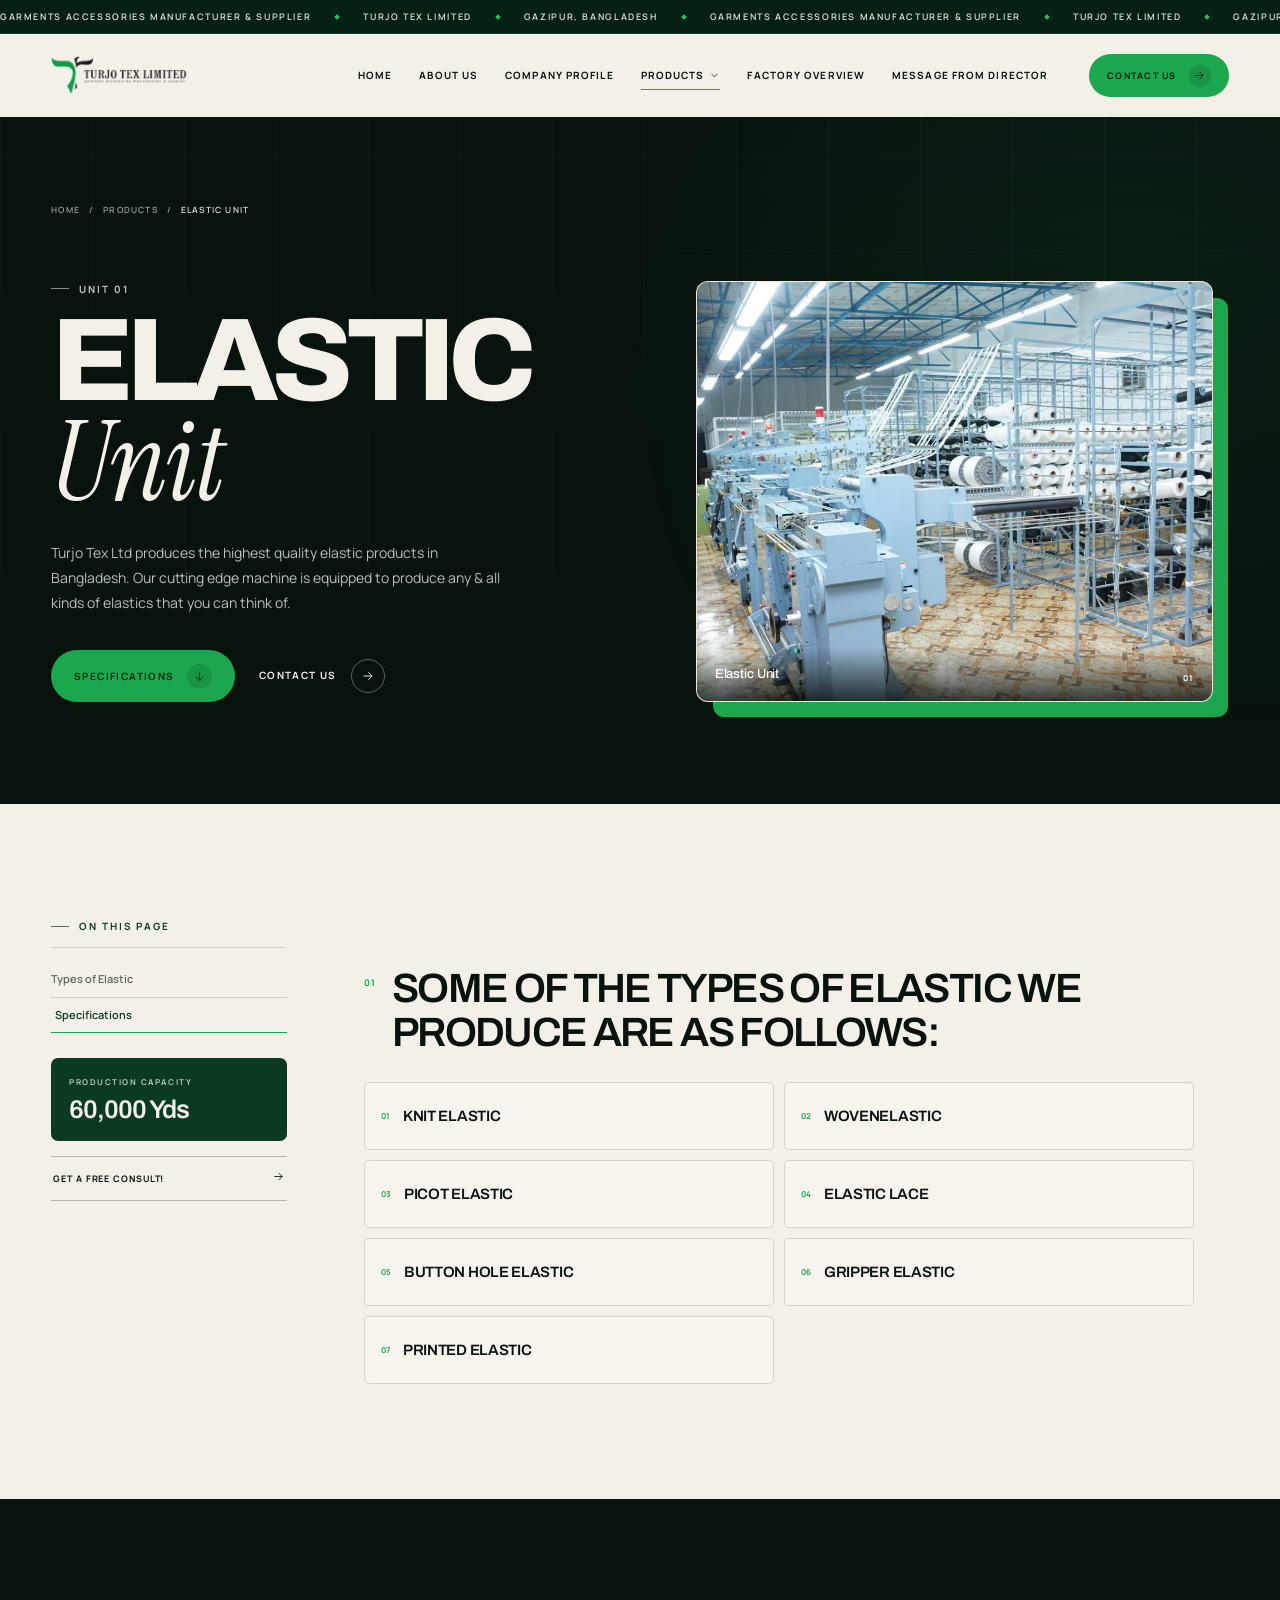
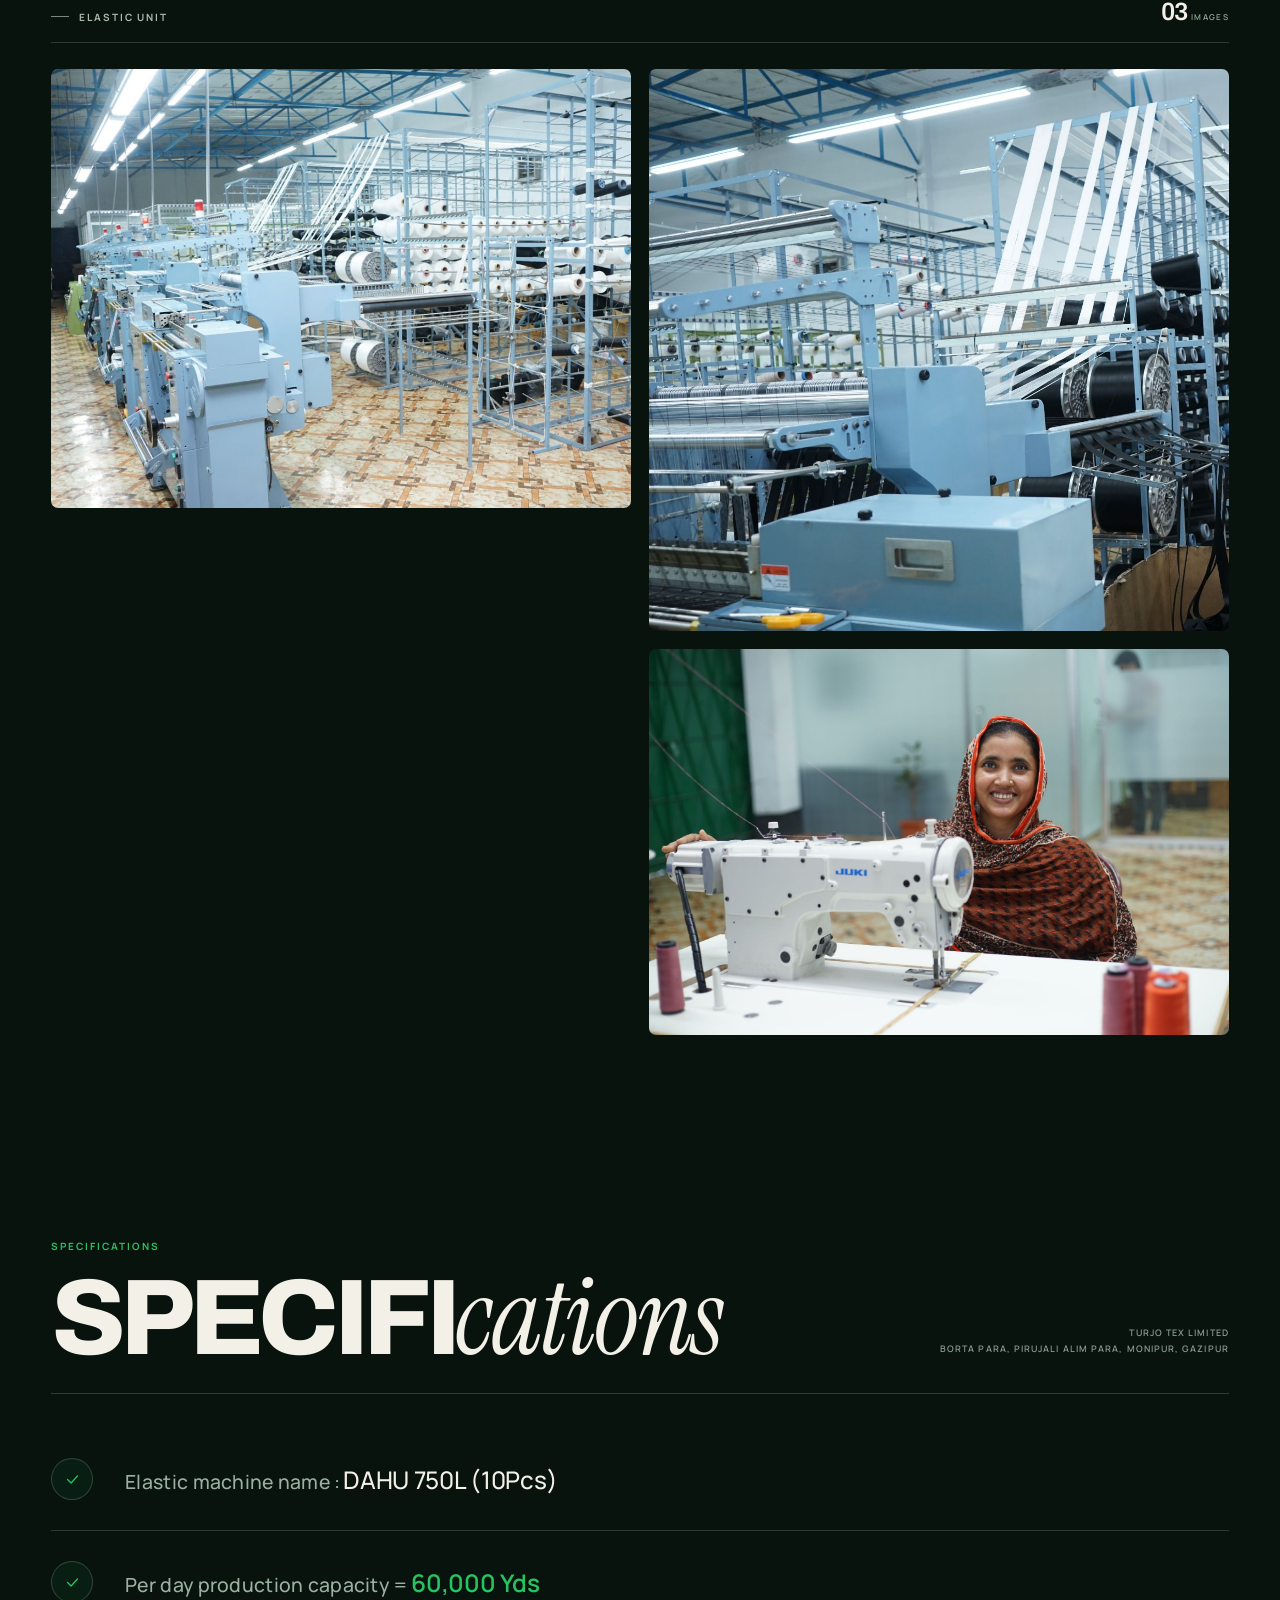
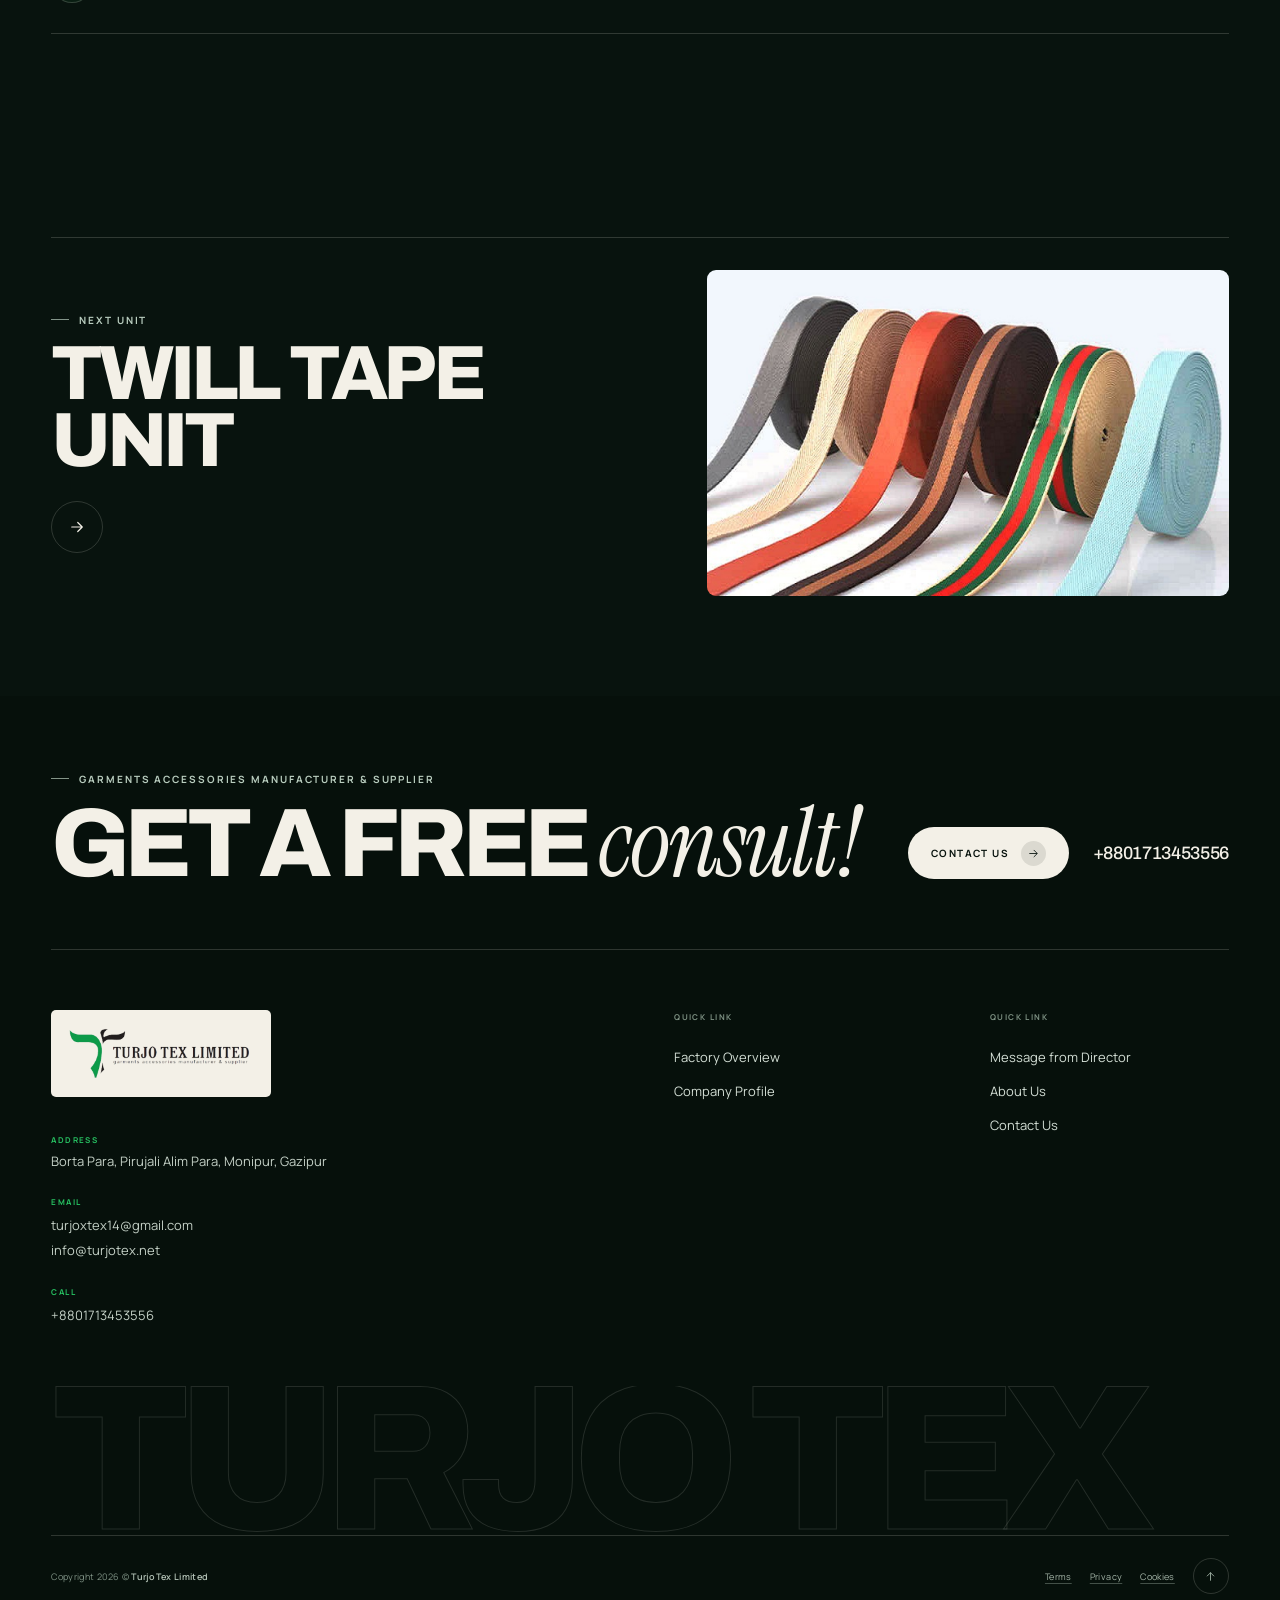
<file: elastic-unit.html>
<!doctype html>
<html lang="en" data-page="products">
<head>
  <meta charset="utf-8">
  <meta name="viewport" content="width=device-width, initial-scale=1">
  <title>Elastic Unit - Turjotex</title>
  <meta name="description" content="Turjo Tex Ltd produces the highest quality elastic products in Bangladesh. Our cutting edge machine is equipped to produce any &amp; all kinds of elastics that you can think of.">
  <meta name="theme-color" content="#0a1711">
  <meta property="og:title" content="Elastic Unit - Turjotex">
  <meta property="og:description" content="Turjo Tex Ltd produces the highest quality elastic products in Bangladesh. Our cutting edge machine is equipped to produce any &amp; all kinds of elastics that you can think of.">
  <meta property="og:type" content="website">
  <meta property="og:image" content="assets/img/elastic-unit.jpg">
  <link rel="icon" type="image/png" sizes="32x32" href="assets/img/favicon-32.png?v=2">
  <link rel="icon" type="image/png" sizes="192x192" href="assets/img/favicon-192.png?v=2">
  <link rel="apple-touch-icon" href="assets/img/favicon-192.png?v=2">
  <link rel="preload" href="assets/fonts/archivo-var.woff2" as="font" type="font/woff2" crossorigin>
  <link rel="preload" href="assets/fonts/manrope-var.woff2" as="font" type="font/woff2" crossorigin>
  <link rel="stylesheet" href="css/style.css">
  <script>
    document.documentElement.classList.add('js');
    try {
      if (sessionStorage.getItem('turjotex:page-transition') === '1' && !window.matchMedia('(prefers-reduced-motion: reduce)').matches) {
        document.documentElement.classList.add('is-entering');
      }
      sessionStorage.removeItem('turjotex:page-transition');
    } catch (error) {}
  </script>
</head>
<body class="page-products" id="top">
  <a class="skip-link" href="#main">Skip to content</a>
  <div class="transition" data-transition aria-hidden="true">
  <div class="transition-panel">
    <div class="transition-mark">
      <img src="assets/img/logo-reverse.png" alt="" width="587" height="172">
      <span class="transition-line"></span>
    </div>
  </div>
</div>
  <div class="scroll-progress" aria-hidden="true"><span data-scroll-progress></span></div>
  <div class="utility">
  <div class="utility-track" aria-hidden="true"><span class="utility-bit">Garments Accessories Manufacturer &amp; Supplier</span><span class="utility-dot" aria-hidden="true"></span><span class="utility-bit">Turjo Tex Limited</span><span class="utility-dot" aria-hidden="true"></span><span class="utility-bit">Gazipur, Bangladesh</span><span class="utility-dot" aria-hidden="true"></span><span class="utility-bit">Garments Accessories Manufacturer &amp; Supplier</span><span class="utility-dot" aria-hidden="true"></span><span class="utility-bit">Turjo Tex Limited</span><span class="utility-dot" aria-hidden="true"></span><span class="utility-bit">Gazipur, Bangladesh</span><span class="utility-dot" aria-hidden="true"></span><span class="utility-bit">Garments Accessories Manufacturer &amp; Supplier</span><span class="utility-dot" aria-hidden="true"></span><span class="utility-bit">Turjo Tex Limited</span><span class="utility-dot" aria-hidden="true"></span><span class="utility-bit">Gazipur, Bangladesh</span><span class="utility-dot" aria-hidden="true"></span><span class="utility-bit">Garments Accessories Manufacturer &amp; Supplier</span><span class="utility-dot" aria-hidden="true"></span><span class="utility-bit">Turjo Tex Limited</span><span class="utility-dot" aria-hidden="true"></span><span class="utility-bit">Gazipur, Bangladesh</span><span class="utility-dot" aria-hidden="true"></span></div>
  <span class="sr-only">Garments Accessories Manufacturer &amp; Supplier</span>
</div>
  <header class="site-header" data-header>
  <div class="wrap header-inner">
    <a class="brand" href="index.html" aria-label="Turjotex - Home">
      <img src="assets/img/logo.png" width="591" height="188" alt="Turjotex">
    </a>
    <nav class="desktop-nav" aria-label="Primary">
      <a class="nav-link" href="index.html">Home</a><a class="nav-link" href="about-us.html">About Us</a><a class="nav-link" href="company-profile.html">Company Profile</a><div class="nav-mega" data-mega-wrap>
          <button class="nav-link nav-mega-btn is-active" type="button" aria-expanded="false" aria-controls="products-menu" data-mega-btn>
            Products <svg viewBox="0 0 24 24" fill="none" aria-hidden="true"><path d="m6 9 6 6 6-6" stroke="currentColor" stroke-width="1.6" stroke-linecap="round" stroke-linejoin="round"/></svg>
          </button>
          <div class="mega" data-mega>
  <div class="wrap mega-inner">
    <div class="mega-main">
      <div class="mega-head">
        <p class="eyebrow">Our Products</p>
        <span class="mega-count">07 <span>Units</span></span>
      </div>
      <div class="mega-grid">
        <a class="mega-link" href="elastic-unit.html" data-preview-link="elastic-unit">
          <span class="mega-num">01</span>
          <span class="mega-name">Elastic Unit</span>
          <span class="mega-arrow"><svg viewBox="0 0 24 24" fill="none" aria-hidden="true"><path d="M5 12h13M13 6l6 6-6 6" stroke="currentColor" stroke-width="1.6" stroke-linecap="round" stroke-linejoin="round"/></svg></span>
        </a><a class="mega-link" href="twill-tape-unit.html" data-preview-link="twill-tape-unit">
          <span class="mega-num">02</span>
          <span class="mega-name">Twill Tape Unit</span>
          <span class="mega-arrow"><svg viewBox="0 0 24 24" fill="none" aria-hidden="true"><path d="M5 12h13M13 6l6 6-6 6" stroke="currentColor" stroke-width="1.6" stroke-linecap="round" stroke-linejoin="round"/></svg></span>
        </a><a class="mega-link" href="drawstring-draw-cord-unit.html" data-preview-link="drawstring-draw-cord-unit">
          <span class="mega-num">03</span>
          <span class="mega-name">Drawstring &amp; Draw Cord Unit</span>
          <span class="mega-arrow"><svg viewBox="0 0 24 24" fill="none" aria-hidden="true"><path d="M5 12h13M13 6l6 6-6 6" stroke="currentColor" stroke-width="1.6" stroke-linecap="round" stroke-linejoin="round"/></svg></span>
        </a><a class="mega-link" href="jacquard-elastic-unit.html" data-preview-link="jacquard-elastic-unit">
          <span class="mega-num">04</span>
          <span class="mega-name">Jacquard Elastic Unit</span>
          <span class="mega-arrow"><svg viewBox="0 0 24 24" fill="none" aria-hidden="true"><path d="M5 12h13M13 6l6 6-6 6" stroke="currentColor" stroke-width="1.6" stroke-linecap="round" stroke-linejoin="round"/></svg></span>
        </a><a class="mega-link" href="label-printing-unit.html" data-preview-link="label-printing-unit">
          <span class="mega-num">05</span>
          <span class="mega-name">Label Printing Unit</span>
          <span class="mega-arrow"><svg viewBox="0 0 24 24" fill="none" aria-hidden="true"><path d="M5 12h13M13 6l6 6-6 6" stroke="currentColor" stroke-width="1.6" stroke-linecap="round" stroke-linejoin="round"/></svg></span>
        </a><a class="mega-link" href="shell-button-unit.html" data-preview-link="shell-button-unit">
          <span class="mega-num">06</span>
          <span class="mega-name">Shell Button Unit</span>
          <span class="mega-arrow"><svg viewBox="0 0 24 24" fill="none" aria-hidden="true"><path d="M5 12h13M13 6l6 6-6 6" stroke="currentColor" stroke-width="1.6" stroke-linecap="round" stroke-linejoin="round"/></svg></span>
        </a><a class="mega-link" href="thermal-sticker-printing-unit.html" data-preview-link="thermal-sticker-printing-unit">
          <span class="mega-num">07</span>
          <span class="mega-name">Thermal Sticker Printing Unit</span>
          <span class="mega-arrow"><svg viewBox="0 0 24 24" fill="none" aria-hidden="true"><path d="M5 12h13M13 6l6 6-6 6" stroke="currentColor" stroke-width="1.6" stroke-linecap="round" stroke-linejoin="round"/></svg></span>
        </a>
      </div>
    </div>
    <div class="mega-preview" aria-hidden="true">
      <img src="assets/img/elastic-unit.jpg" alt="" loading="lazy" class="is-active" data-preview-img="elastic-unit"><img src="assets/img/twill-unit-2.jpg" alt="" loading="lazy" class="" data-preview-img="twill-tape-unit"><img src="assets/img/drawstring-unit.jpg" alt="" loading="lazy" class="" data-preview-img="drawstring-draw-cord-unit"><img src="assets/img/jacquard-unit.jpg" alt="" loading="lazy" class="" data-preview-img="jacquard-elastic-unit"><img src="assets/img/label-unit.jpg" alt="" loading="lazy" class="" data-preview-img="label-printing-unit"><img src="assets/img/shell-unit.jpg" alt="" loading="lazy" class="" data-preview-img="shell-button-unit"><img src="assets/img/thermal-unit.jpg" alt="" loading="lazy" class="" data-preview-img="thermal-sticker-printing-unit">
      <div class="mega-preview-caption">
        <span data-preview-name>Elastic Unit</span>
        <span data-preview-count>01 / 07</span>
      </div>
    </div>
  </div>
</div>
        </div><a class="nav-link" href="factory-overview.html">Factory Overview</a><a class="nav-link" href="message-from-director.html">Message from Director</a>
    </nav>
    <div class="header-actions">
      <a class="btn btn--sm header-cta" href="contact-us.html">Contact Us <span class="btn-ico"><svg viewBox="0 0 24 24" fill="none" aria-hidden="true"><path d="M5 12h13M13 6l6 6-6 6" stroke="currentColor" stroke-width="1.6" stroke-linecap="round" stroke-linejoin="round"/></svg></span></a>
      <button class="menu-toggle" type="button" aria-label="Open menu" aria-expanded="false" aria-controls="mobile-menu" data-menu-toggle>
        <span class="menu-lines" aria-hidden="true"><span></span><span></span><span></span></span>
      </button>
    </div>
  </div>
</header>
  <div class="mobile-menu" id="mobile-menu" data-mobile-menu aria-hidden="true">
  <div class="mobile-menu-top">
    <a class="brand brand--mobile" href="index.html" aria-label="Turjotex - Home">
      <img src="assets/img/logo.png" width="591" height="188" alt="Turjotex">
    </a>
    <button class="mobile-close" type="button" aria-label="Close menu" data-menu-close><svg viewBox="0 0 24 24" fill="none" aria-hidden="true"><path d="M6 6l12 12M18 6L6 18" stroke="currentColor" stroke-width="1.6" stroke-linecap="round"/></svg></button>
  </div>
  <div class="mobile-menu-body">
    <nav class="mobile-nav" aria-label="Mobile">
      <a href="index.html" class=""><span>Home</span><span class="mobile-index">01</span></a><a href="about-us.html" class=""><span>About Us</span><span class="mobile-index">02</span></a><a href="company-profile.html" class=""><span>Company Profile</span><span class="mobile-index">03</span></a><a href="factory-overview.html" class=""><span>Factory Overview</span><span class="mobile-index">04</span></a><a href="message-from-director.html" class=""><span>Message from Director</span><span class="mobile-index">05</span></a><a href="contact-us.html" class=""><span>Contact Us</span><span class="mobile-index">06</span></a>
    </nav>
    <div class="mobile-products">
      <p class="eyebrow">Our Products <span>07 Units</span></p>
      <div class="mobile-product-list">
        <a href="elastic-unit.html"><span class="mobile-product-num">01</span><span>Elastic Unit</span><svg viewBox="0 0 24 24" fill="none" aria-hidden="true"><path d="M5 12h13M13 6l6 6-6 6" stroke="currentColor" stroke-width="1.6" stroke-linecap="round" stroke-linejoin="round"/></svg></a><a href="twill-tape-unit.html"><span class="mobile-product-num">02</span><span>Twill Tape Unit</span><svg viewBox="0 0 24 24" fill="none" aria-hidden="true"><path d="M5 12h13M13 6l6 6-6 6" stroke="currentColor" stroke-width="1.6" stroke-linecap="round" stroke-linejoin="round"/></svg></a><a href="drawstring-draw-cord-unit.html"><span class="mobile-product-num">03</span><span>Drawstring &amp; Draw Cord Unit</span><svg viewBox="0 0 24 24" fill="none" aria-hidden="true"><path d="M5 12h13M13 6l6 6-6 6" stroke="currentColor" stroke-width="1.6" stroke-linecap="round" stroke-linejoin="round"/></svg></a><a href="jacquard-elastic-unit.html"><span class="mobile-product-num">04</span><span>Jacquard Elastic Unit</span><svg viewBox="0 0 24 24" fill="none" aria-hidden="true"><path d="M5 12h13M13 6l6 6-6 6" stroke="currentColor" stroke-width="1.6" stroke-linecap="round" stroke-linejoin="round"/></svg></a><a href="label-printing-unit.html"><span class="mobile-product-num">05</span><span>Label Printing Unit</span><svg viewBox="0 0 24 24" fill="none" aria-hidden="true"><path d="M5 12h13M13 6l6 6-6 6" stroke="currentColor" stroke-width="1.6" stroke-linecap="round" stroke-linejoin="round"/></svg></a><a href="shell-button-unit.html"><span class="mobile-product-num">06</span><span>Shell Button Unit</span><svg viewBox="0 0 24 24" fill="none" aria-hidden="true"><path d="M5 12h13M13 6l6 6-6 6" stroke="currentColor" stroke-width="1.6" stroke-linecap="round" stroke-linejoin="round"/></svg></a><a href="thermal-sticker-printing-unit.html"><span class="mobile-product-num">07</span><span>Thermal Sticker Printing Unit</span><svg viewBox="0 0 24 24" fill="none" aria-hidden="true"><path d="M5 12h13M13 6l6 6-6 6" stroke="currentColor" stroke-width="1.6" stroke-linecap="round" stroke-linejoin="round"/></svg></a>
      </div>
    </div>
    <div class="mobile-contact">
      <a href="mailto:turjoxtex14@gmail.com">turjoxtex14@gmail.com</a>
      <a href="tel:+8801713453556">+8801713453556</a>
      <p>Borta Para, Pirujali Alim Para, Monipur, Gazipur</p>
    </div>
  </div>
  <div class="mobile-menu-foot">
    <a href="company-profile.html">Company Profile <svg viewBox="0 0 24 24" fill="none" aria-hidden="true"><path d="M5 12h13M13 6l6 6-6 6" stroke="currentColor" stroke-width="1.6" stroke-linecap="round" stroke-linejoin="round"/></svg></a>
    <span>Borta Para, Pirujali Alim Para, Monipur, Gazipur</span>
  </div>
</div>
  <main id="main">

<section class="page-hero">
  <div class="page-hero-bg" aria-hidden="true"></div>
  <div class="wrap">
    <nav class="crumbs" aria-label="Breadcrumb">
      <a href="index.html">Home</a><span>/</span><a href="index.html#products">Products</a><span>/</span><span aria-current="page">Elastic Unit</span>
    </nav>
    <div class="page-hero-grid">
      <div class="page-hero-copy">
        <p class="eyebrow eyebrow--light">Unit 01</p>
        <h1 class="display page-title"><span class="line"><span>Elastic</span></span><span class="line"><span><em>Unit</em></span></span></h1>
        <p class="page-intro">Turjo Tex Ltd produces the highest quality elastic products in Bangladesh. Our cutting edge machine is equipped to produce any &amp; all kinds of elastics that you can think of.</p>
        <div class="page-hero-actions">
          <a class="btn btn--primary" href="#specifications">Specifications <span class="btn-ico"><svg viewBox="0 0 24 24" fill="none" aria-hidden="true"><path d="M12 5v14M6 13l6 6 6-6" stroke="currentColor" stroke-width="1.6" stroke-linecap="round" stroke-linejoin="round"/></svg></span></a>
          <a class="link-arrow link-arrow--light" href="contact-us.html"><span>Contact Us</span><span class="link-arrow-ico"><svg viewBox="0 0 24 24" fill="none" aria-hidden="true"><path d="M5 12h13M13 6l6 6-6 6" stroke="currentColor" stroke-width="1.6" stroke-linecap="round" stroke-linejoin="round"/></svg></span></a>
        </div>
      </div>
      <figure class="page-hero-media">
        <img src="assets/img/elastic-unit.jpg" alt="Elastic Unit">
        <figcaption><span>Elastic Unit</span><span>01</span></figcaption>
      </figure>
    </div>
  </div>
</section>
<section class="unit-body section-pad">
  <div class="wrap unit-layout">
    <aside class="unit-aside">
  <div class="aside-sticky">
    <p class="eyebrow">On this page</p>
    <nav class="aside-nav" aria-label="On this page"><a href="#types-of-elastic">Types of Elastic</a><a href="#specifications">Specifications</a></nav>
    <div class="aside-fact">
      <p class="eyebrow eyebrow--light">Production capacity</p>
      <p class="aside-fact-value">60,000 Yds</p>
    </div>
    <a class="aside-cta" href="contact-us.html">Get a free consult! <span><svg viewBox="0 0 24 24" fill="none" aria-hidden="true"><path d="M5 12h13M13 6l6 6-6 6" stroke="currentColor" stroke-width="1.6" stroke-linecap="round" stroke-linejoin="round"/></svg></span></a>
  </div>
</aside>
    <div class="unit-main">
      <section class="content-block" id="types-of-elastic">
    <div class="block-head" data-reveal="up">
        <span class="block-num">01</span>
        <h2>Some of the types of Elastic we produce are as follows:</h2>
      </div>
    
    <div class="tag-grid">
      <div class="tag-card" data-reveal="up" style="--delay:0ms">
          <span class="tag-num">01</span>
          <span class="tag-name">knit Elastic</span>
        </div><div class="tag-card" data-reveal="up" style="--delay:55ms">
          <span class="tag-num">02</span>
          <span class="tag-name">WovenElastic</span>
        </div><div class="tag-card" data-reveal="up" style="--delay:110ms">
          <span class="tag-num">03</span>
          <span class="tag-name">Picot Elastic</span>
        </div><div class="tag-card" data-reveal="up" style="--delay:165ms">
          <span class="tag-num">04</span>
          <span class="tag-name">Elastic Lace</span>
        </div><div class="tag-card" data-reveal="up" style="--delay:220ms">
          <span class="tag-num">05</span>
          <span class="tag-name">Button Hole Elastic</span>
        </div><div class="tag-card" data-reveal="up" style="--delay:275ms">
          <span class="tag-num">06</span>
          <span class="tag-name">Gripper Elastic</span>
        </div><div class="tag-card" data-reveal="up" style="--delay:330ms">
          <span class="tag-num">07</span>
          <span class="tag-name">Printed Elastic</span>
        </div>
    </div>
  </section>
    </div>
  </div>
</section>
<section class="unit-gallery" aria-label="Elastic Unit gallery">
  <div class="wrap">
    <div class="gallery-head" data-reveal="up">
      <p class="eyebrow eyebrow--light">Elastic Unit</p>
      <span class="gallery-count">03 <span>Images</span></span>
    </div>
    <div class="gallery-grid" data-gallery-grid>
      <button class="gallery-item" type="button" data-gallery="elastic-unit" data-full="assets/img/elastic-unit.jpg" data-caption="Elastic Unit machinery" aria-label="Open image: Elastic Unit machinery" data-reveal="up" style="--delay:0ms">
        <img src="assets/img/elastic-unit.jpg" alt="Elastic Unit machinery" loading="lazy">
        <span class="gallery-overlay">
          <span class="gallery-num">01</span>
        </span>
      </button><button class="gallery-item" type="button" data-gallery="elastic-unit" data-full="assets/img/factory-4.jpg" data-caption="Elastic Unit production line" aria-label="Open image: Elastic Unit production line" data-reveal="up" style="--delay:50ms">
        <img src="assets/img/factory-4.jpg" alt="Elastic Unit production line" loading="lazy">
        <span class="gallery-overlay">
          <span class="gallery-num">02</span>
        </span>
      </button><button class="gallery-item" type="button" data-gallery="elastic-unit" data-full="assets/img/factory-2.jpg" data-caption="Elastic Unit factory floor" aria-label="Open image: Elastic Unit factory floor" data-reveal="up" style="--delay:100ms">
        <img src="assets/img/factory-2.jpg" alt="Elastic Unit factory floor" loading="lazy">
        <span class="gallery-overlay">
          <span class="gallery-num">03</span>
        </span>
      </button>
    </div>
  </div>
</section>
<section class="specs-section" id="specifications" aria-labelledby="specs-title">
  <div class="wrap">
    <div class="specs-head" data-reveal="up">
      <div>
        <p class="section-index">Specifications</p>
        <h2 class="display" id="specs-title">Specifi<em>cations</em></h2>
      </div>
      <p class="specs-note">Turjo Tex Limited<br>Borta Para, Pirujali Alim Para, Monipur, Gazipur</p>
    </div>
    <div class="spec-groups">
      <div class="spec-group">
        
        <ul class="spec-list">
        <li class="spec" data-reveal="up" style="--delay:0ms">
          <span class="spec-check" aria-hidden="true"><svg viewBox="0 0 24 24" fill="none" aria-hidden="true"><path d="m5 12 5 5 9-10" stroke="currentColor" stroke-width="1.8" stroke-linecap="round" stroke-linejoin="round"/></svg></span>
          <p class="spec-line"><span class="spec-label">Elastic machine name</span><span class="spec-sep"> : </span><span class="spec-value">DAHU 750L (10Pcs)</span></p>
        </li><li class="spec spec--highlight" data-reveal="up" style="--delay:70ms">
          <span class="spec-check" aria-hidden="true"><svg viewBox="0 0 24 24" fill="none" aria-hidden="true"><path d="m5 12 5 5 9-10" stroke="currentColor" stroke-width="1.8" stroke-linecap="round" stroke-linejoin="round"/></svg></span>
          <p class="spec-line"><span class="spec-label">Per day production capacity</span><span class="spec-sep"> = </span><span class="spec-value">60,000 Yds</span></p>
        </li>
      </ul>
      </div>
    </div>
  </div>
</section>
<section class="next-unit">
  <div class="wrap">
    <a class="next-unit-link" href="twill-tape-unit.html">
      <div class="next-unit-copy">
        <p class="eyebrow eyebrow--light">Next Unit</p>
        <h2 class="display">Twill Tape Unit</h2>
        <span class="next-unit-arrow"><svg viewBox="0 0 24 24" fill="none" aria-hidden="true"><path d="M5 12h13M13 6l6 6-6 6" stroke="currentColor" stroke-width="1.6" stroke-linecap="round" stroke-linejoin="round"/></svg></span>
      </div>
      <div class="next-unit-media" data-reveal="clip">
        <img src="assets/img/twill-unit-2.jpg" alt="Twill Tape Unit" loading="lazy">
      </div>
    </a>
  </div>
</section>

  </main>
  <footer class="site-footer">
  <div class="wrap footer-cta" data-reveal="up">
    <div>
      <p class="eyebrow eyebrow--light">Garments Accessories Manufacturer &amp; Supplier</p>
      <h2>Get a free <em>consult!</em></h2>
    </div>
    <div class="footer-cta-actions">
      <a class="btn btn--light" href="contact-us.html">Contact Us <span class="btn-ico"><svg viewBox="0 0 24 24" fill="none" aria-hidden="true"><path d="M5 12h13M13 6l6 6-6 6" stroke="currentColor" stroke-width="1.6" stroke-linecap="round" stroke-linejoin="round"/></svg></span></a>
      <a class="footer-phone" href="tel:+8801713453556">+8801713453556</a>
    </div>
  </div>
  <div class="wrap footer-grid">
    <div class="footer-brand">
      <a class="footer-logo" href="index.html" aria-label="Turjotex - Home">
        <img src="assets/img/logo.png" width="591" height="188" alt="Turjotex" loading="lazy">
      </a>
      <address>
        <p class="footer-label">Address</p>
        <p>Borta Para, Pirujali Alim Para, Monipur, Gazipur</p>
      </address>
      <div class="footer-contact">
        <p class="footer-label">Email</p>
        <a href="mailto:turjoxtex14@gmail.com">turjoxtex14@gmail.com</a>
        <a href="mailto:info@turjotex.net">info@turjotex.net</a>
      </div>
      <div class="footer-contact">
        <p class="footer-label">Call</p>
        <a href="tel:+8801713453556">+8801713453556</a>
      </div>
    </div>
    <div class="footer-col">
      <h3>Quick Link</h3>
      <a href="factory-overview.html">Factory Overview</a>
      <a href="company-profile.html">Company Profile</a>
    </div>
    <div class="footer-col">
      <h3>Quick Link</h3>
      <a href="message-from-director.html">Message from Director</a>
      <a href="about-us.html">About Us</a>
      <a href="contact-us.html">Contact Us</a>
    </div>
  </div>
  <div class="footer-wordmark" aria-hidden="true">Turjo Tex</div>
  <div class="wrap footer-legal">
    <p>Copyright 2026 © <strong>Turjo Tex Limited</strong></p>
    <div class="footer-small-links">
      <a href="#" data-noop>Terms</a>
      <a href="#" data-noop>Privacy</a>
      <a href="#" data-noop>Cookies</a>
      <a class="to-top" href="#top" aria-label="Back to top"><svg viewBox="0 0 24 24" fill="none" aria-hidden="true"><path d="M12 19V5M6 11l6-6 6 6" stroke="currentColor" stroke-width="1.6" stroke-linecap="round" stroke-linejoin="round"/></svg></a>
    </div>
  </div>
</footer>
  <div class="lightbox" data-lightbox aria-hidden="true">
  <div class="lightbox-backdrop" data-lightbox-close></div>
  <div class="lightbox-inner" role="dialog" aria-modal="true" aria-label="Image gallery">
    <div class="lightbox-bar">
      <span class="lightbox-count" data-lightbox-count>01 / 03</span>
      <button class="lightbox-btn" type="button" aria-label="Close gallery" data-lightbox-close><svg viewBox="0 0 24 24" fill="none" aria-hidden="true"><path d="M6 6l12 12M18 6L6 18" stroke="currentColor" stroke-width="1.6" stroke-linecap="round"/></svg></button>
    </div>
    <button class="lightbox-nav lightbox-prev" type="button" aria-label="Previous image" data-lightbox-prev><svg viewBox="0 0 24 24" fill="none" aria-hidden="true"><path d="M19 12H6M11 6l-6 6 6 6" stroke="currentColor" stroke-width="1.6" stroke-linecap="round" stroke-linejoin="round"/></svg></button>
    <figure class="lightbox-figure">
      <img alt="" data-lightbox-img>
      <figcaption data-lightbox-caption></figcaption>
    </figure>
    <button class="lightbox-nav lightbox-next" type="button" aria-label="Next image" data-lightbox-next><svg viewBox="0 0 24 24" fill="none" aria-hidden="true"><path d="M5 12h13M13 6l6 6-6 6" stroke="currentColor" stroke-width="1.6" stroke-linecap="round" stroke-linejoin="round"/></svg></button>
  </div>
</div>
  <a class="wa-float" href="https://wa.me/8801713453556?text=Hello!%20I'm%20interested%20to%20discuss%20regarding%20your%20products." target="_blank" rel="noopener" aria-label="Contact Us on WhatsApp">
  <svg viewBox="0 0 24 24" fill="none" aria-hidden="true"><path d="M20 11.6a8 8 0 0 1-11.8 7L4 20l1.3-4.1A8 8 0 1 1 20 11.6Z" stroke="currentColor" stroke-width="1.5" stroke-linejoin="round"/><path d="M9 9.2c.3 1.4 1.9 3 3.3 3.4l1.1-1.1 2.3 1.2c-.2 1.1-1.1 1.9-2.3 1.8-2.8-.3-5.5-3-5.8-5.8C7.5 7.6 8.3 6.7 9.4 6.5l1.2 2.3L9 9.2Z" fill="currentColor"/></svg><span>Contact Us</span>
</a>
  <script src="js/main.js"></script>
</body>
</html>
</file>
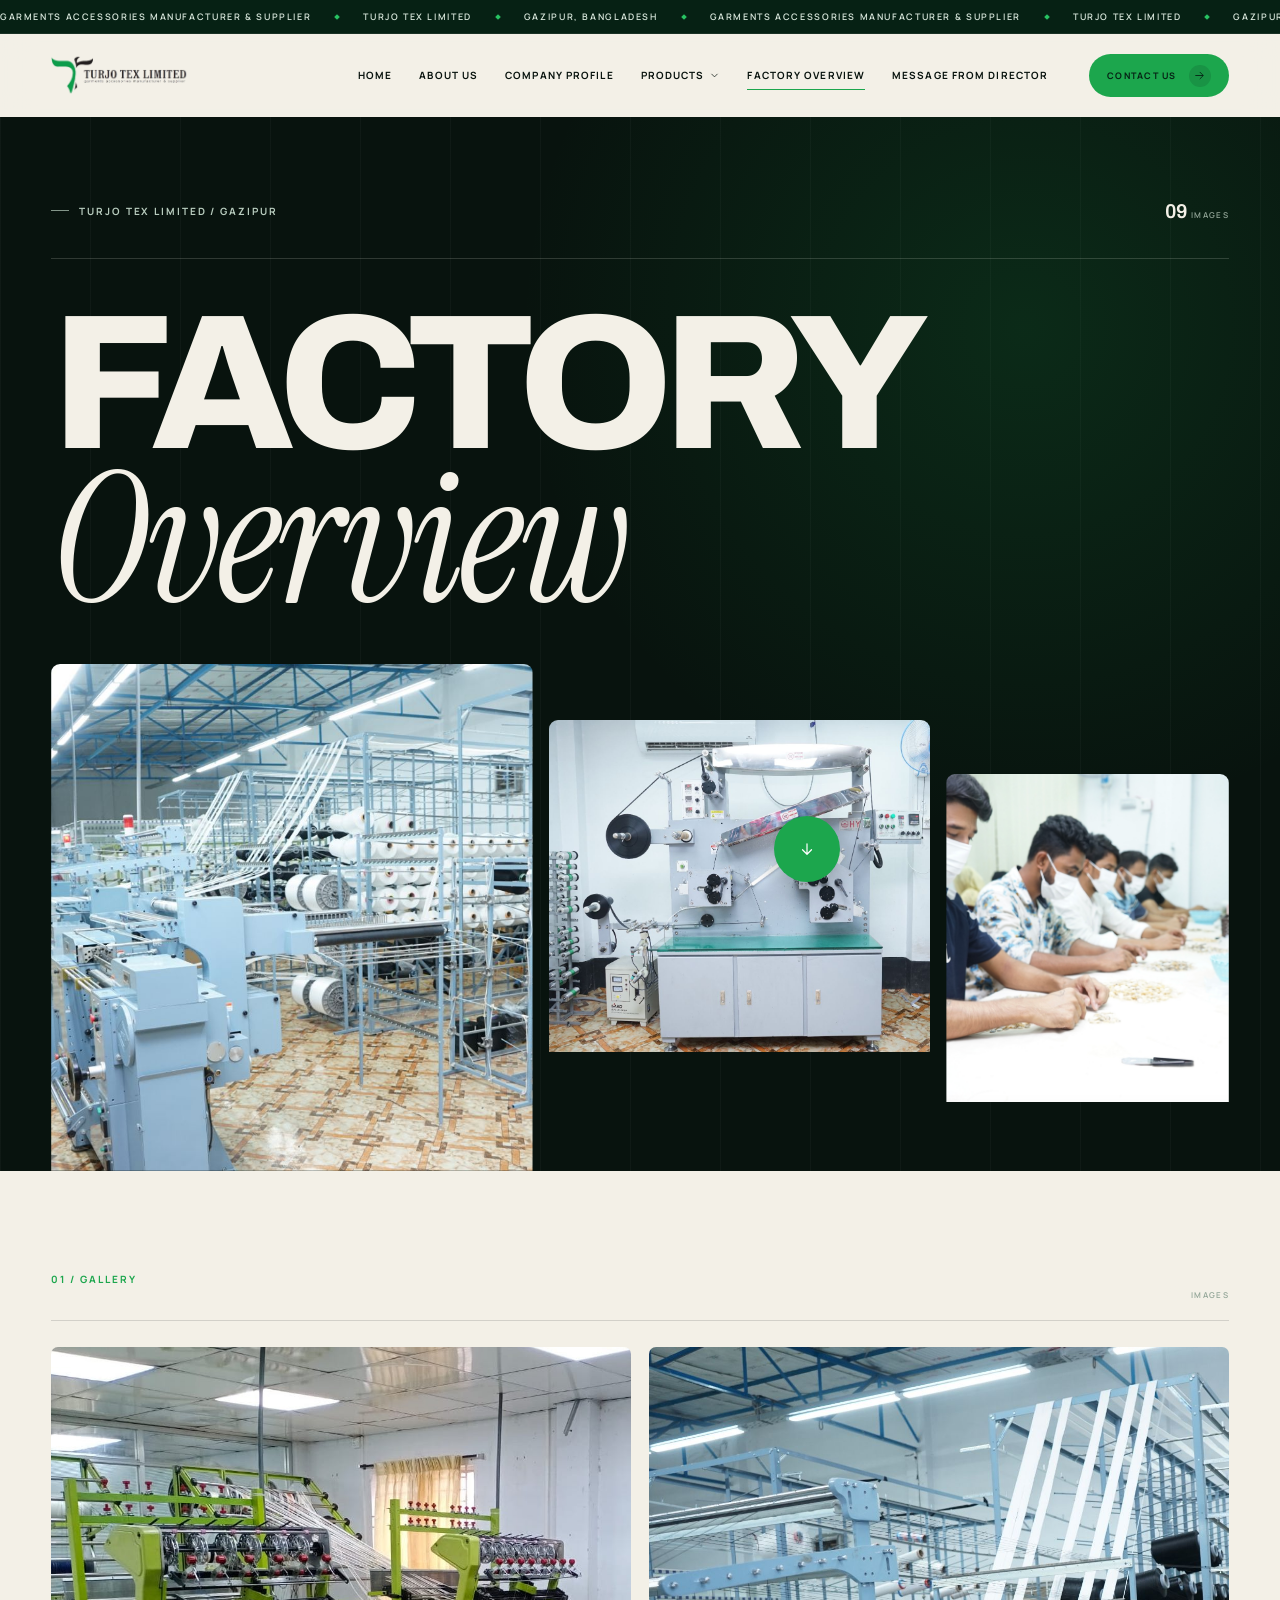
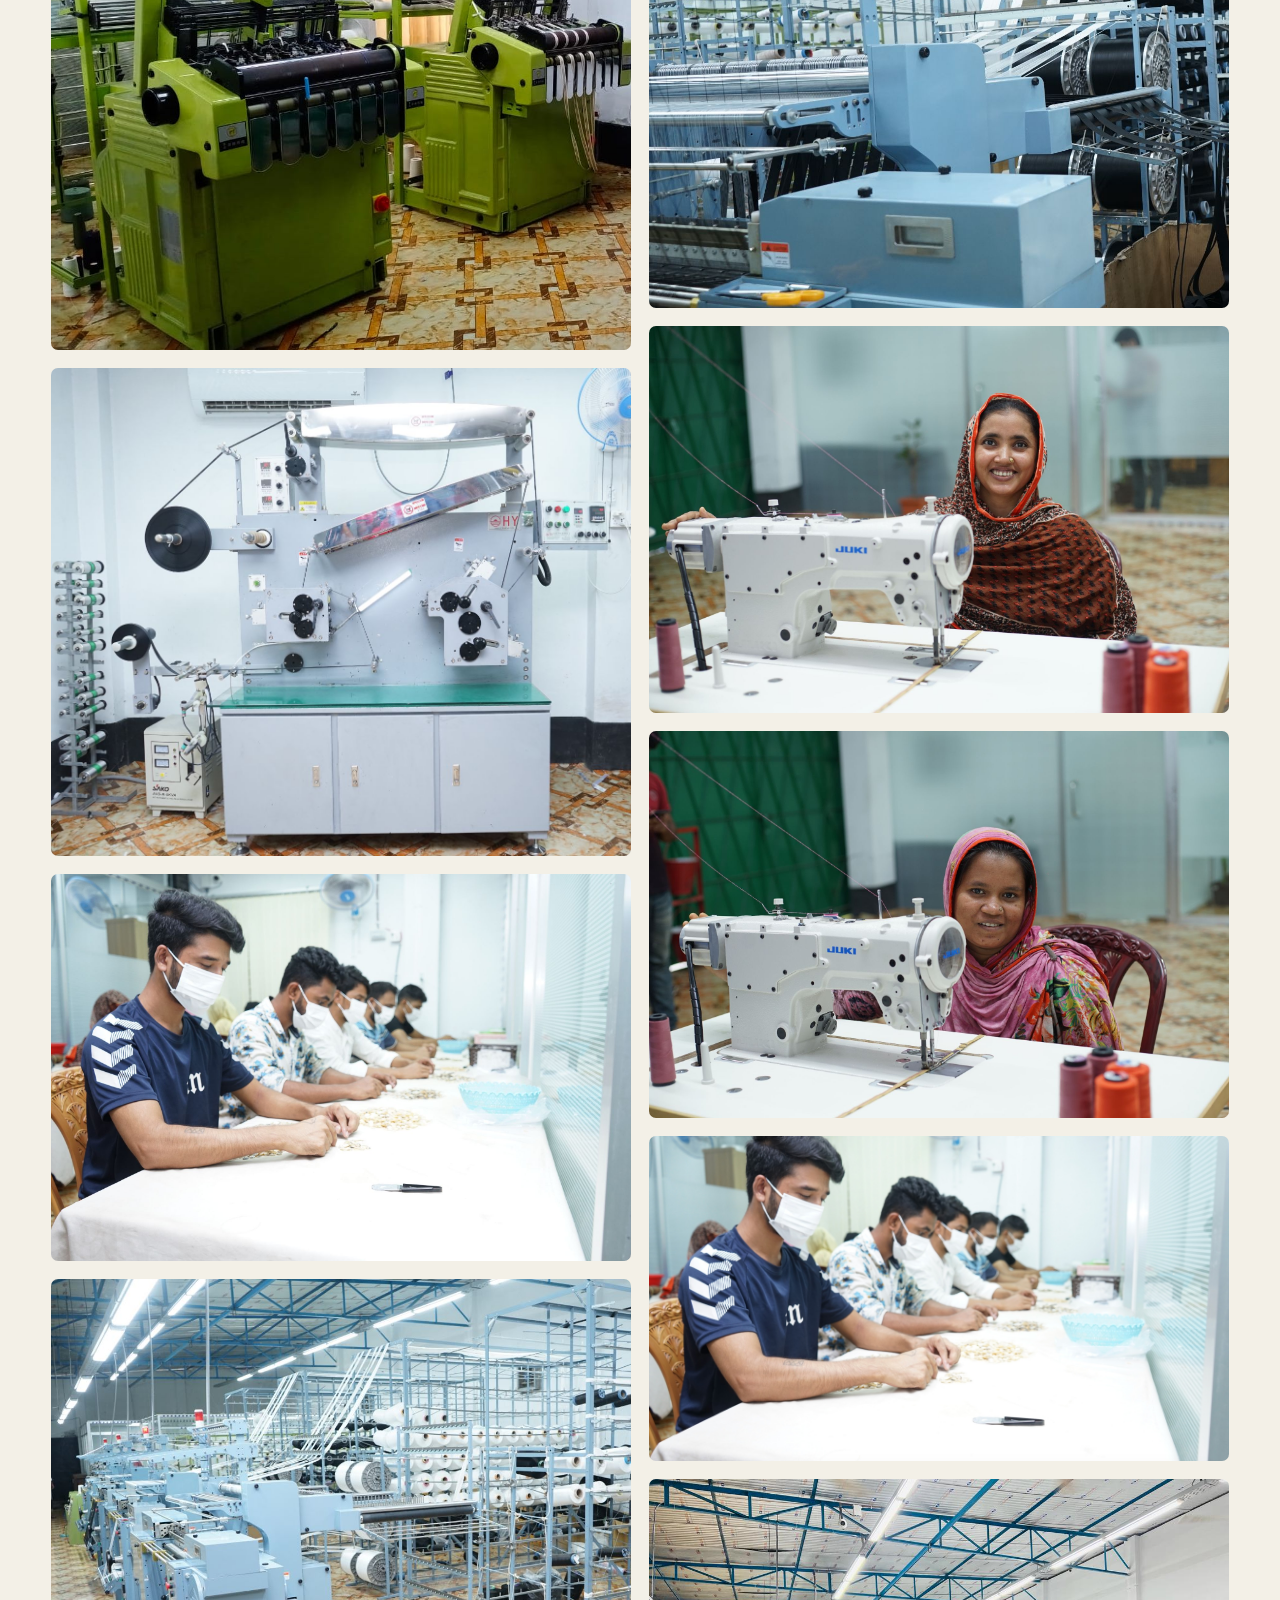
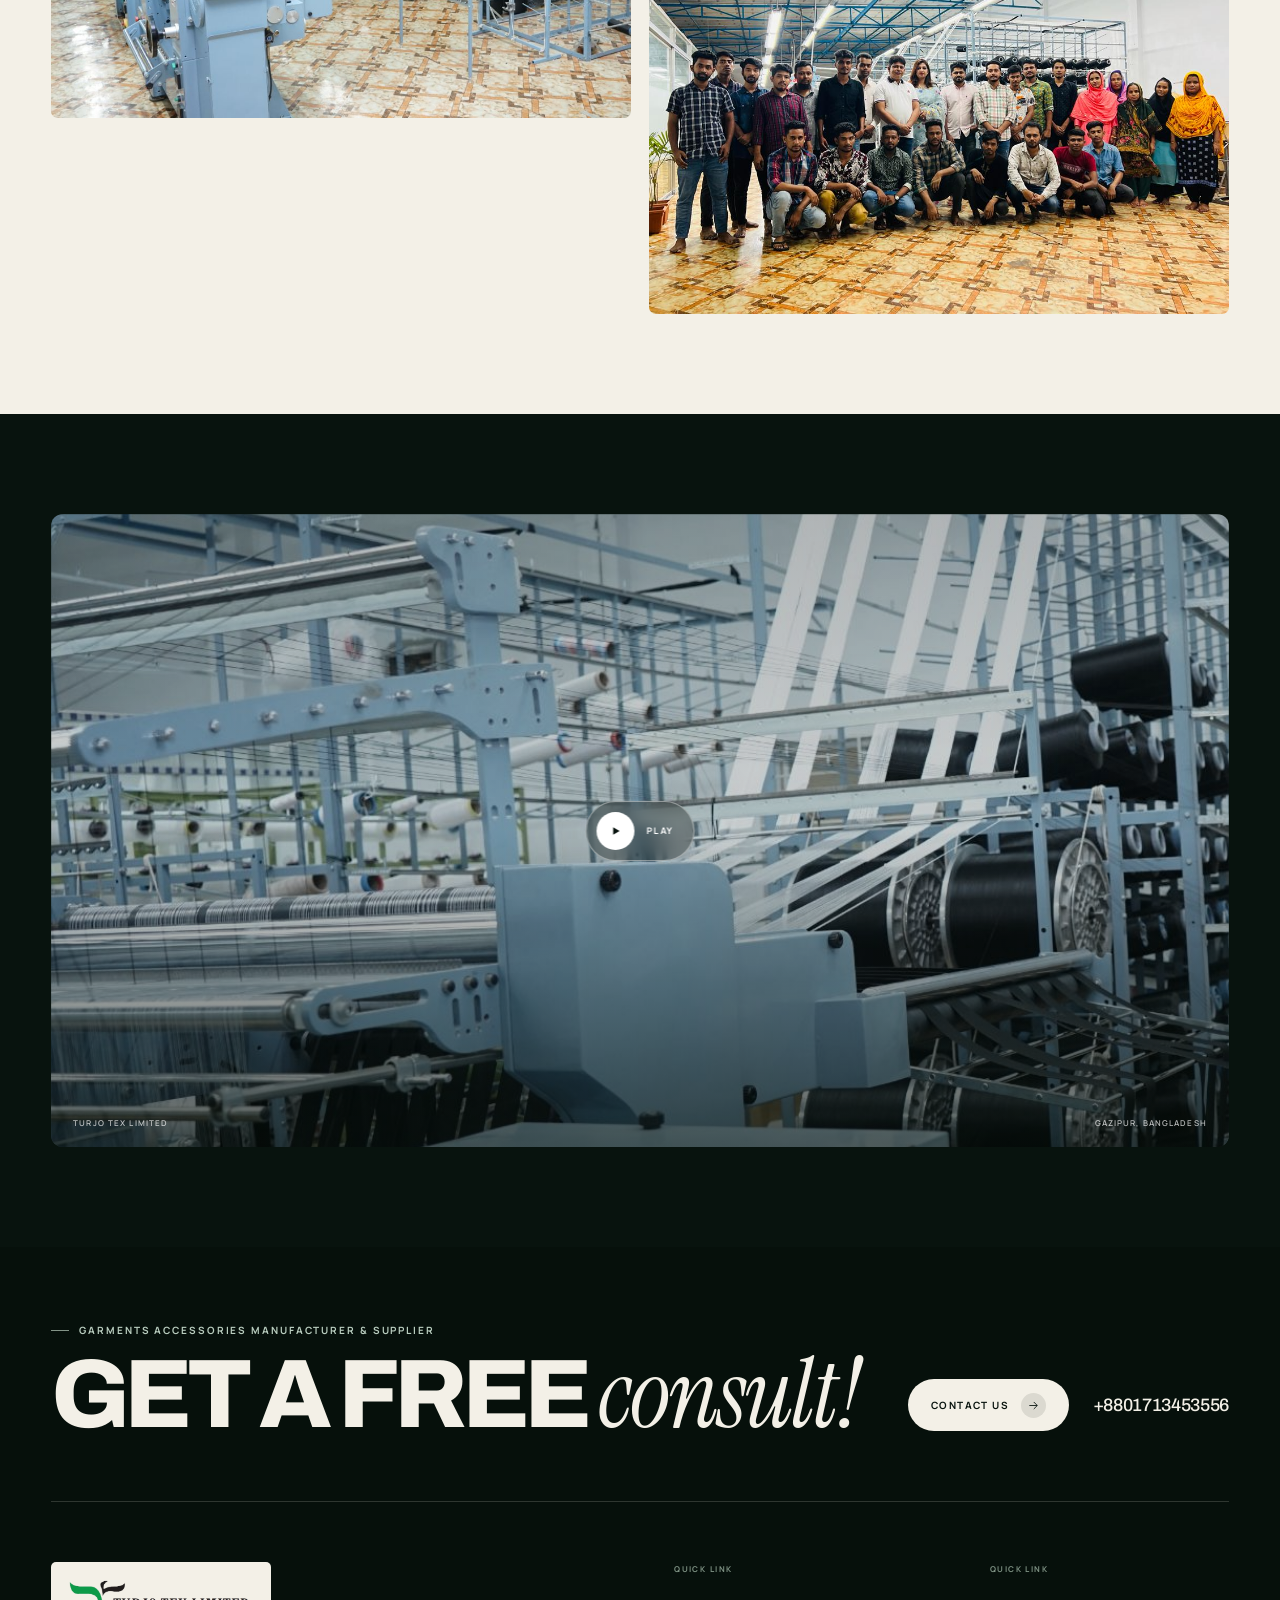
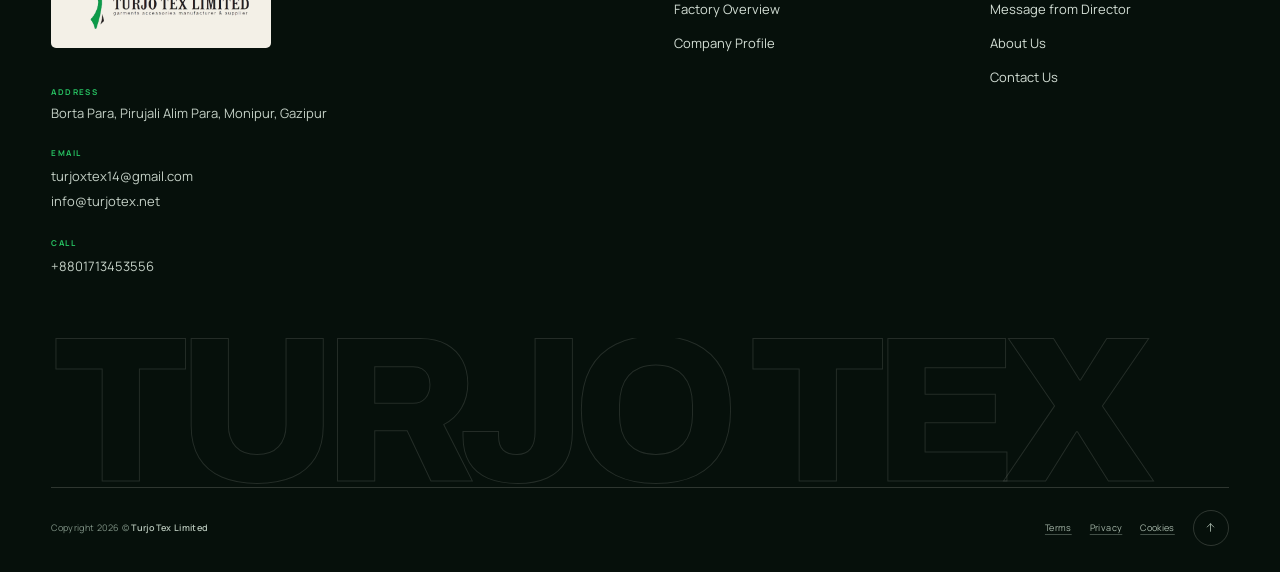
<file: factory-overview.html>
<!doctype html>
<html lang="en" data-page="factory">
<head>
  <meta charset="utf-8">
  <meta name="viewport" content="width=device-width, initial-scale=1">
  <title>Factory Overview - Turjotex</title>
  <meta name="description" content="Explore the Turjo Tex Limited factory in Gazipur, Bangladesh — elastic, twill tape, drawstring, jacquard elastic, label printing, shell button and thermal sticker printing units.">
  <meta name="theme-color" content="#0a1711">
  <meta property="og:title" content="Factory Overview - Turjotex">
  <meta property="og:description" content="Explore the Turjo Tex Limited factory in Gazipur, Bangladesh — elastic, twill tape, drawstring, jacquard elastic, label printing, shell button and thermal sticker printing units.">
  <meta property="og:type" content="website">
  <meta property="og:image" content="assets/img/elastic-unit.jpg">
  <link rel="icon" type="image/png" sizes="32x32" href="assets/img/favicon-32.png?v=2">
  <link rel="icon" type="image/png" sizes="192x192" href="assets/img/favicon-192.png?v=2">
  <link rel="apple-touch-icon" href="assets/img/favicon-192.png?v=2">
  <link rel="preload" href="assets/fonts/archivo-var.woff2" as="font" type="font/woff2" crossorigin>
  <link rel="preload" href="assets/fonts/manrope-var.woff2" as="font" type="font/woff2" crossorigin>
  <link rel="stylesheet" href="css/style.css">
  <script>
    document.documentElement.classList.add('js');
    try {
      if (sessionStorage.getItem('turjotex:page-transition') === '1' && !window.matchMedia('(prefers-reduced-motion: reduce)').matches) {
        document.documentElement.classList.add('is-entering');
      }
      sessionStorage.removeItem('turjotex:page-transition');
    } catch (error) {}
  </script>
</head>
<body class="page-factory" id="top">
  <a class="skip-link" href="#main">Skip to content</a>
  <div class="transition" data-transition aria-hidden="true">
  <div class="transition-panel">
    <div class="transition-mark">
      <img src="assets/img/logo-reverse.png" alt="" width="587" height="172">
      <span class="transition-line"></span>
    </div>
  </div>
</div>
  <div class="scroll-progress" aria-hidden="true"><span data-scroll-progress></span></div>
  <div class="utility">
  <div class="utility-track" aria-hidden="true"><span class="utility-bit">Garments Accessories Manufacturer &amp; Supplier</span><span class="utility-dot" aria-hidden="true"></span><span class="utility-bit">Turjo Tex Limited</span><span class="utility-dot" aria-hidden="true"></span><span class="utility-bit">Gazipur, Bangladesh</span><span class="utility-dot" aria-hidden="true"></span><span class="utility-bit">Garments Accessories Manufacturer &amp; Supplier</span><span class="utility-dot" aria-hidden="true"></span><span class="utility-bit">Turjo Tex Limited</span><span class="utility-dot" aria-hidden="true"></span><span class="utility-bit">Gazipur, Bangladesh</span><span class="utility-dot" aria-hidden="true"></span><span class="utility-bit">Garments Accessories Manufacturer &amp; Supplier</span><span class="utility-dot" aria-hidden="true"></span><span class="utility-bit">Turjo Tex Limited</span><span class="utility-dot" aria-hidden="true"></span><span class="utility-bit">Gazipur, Bangladesh</span><span class="utility-dot" aria-hidden="true"></span><span class="utility-bit">Garments Accessories Manufacturer &amp; Supplier</span><span class="utility-dot" aria-hidden="true"></span><span class="utility-bit">Turjo Tex Limited</span><span class="utility-dot" aria-hidden="true"></span><span class="utility-bit">Gazipur, Bangladesh</span><span class="utility-dot" aria-hidden="true"></span></div>
  <span class="sr-only">Garments Accessories Manufacturer &amp; Supplier</span>
</div>
  <header class="site-header" data-header>
  <div class="wrap header-inner">
    <a class="brand" href="index.html" aria-label="Turjotex - Home">
      <img src="assets/img/logo.png" width="591" height="188" alt="Turjotex">
    </a>
    <nav class="desktop-nav" aria-label="Primary">
      <a class="nav-link" href="index.html">Home</a><a class="nav-link" href="about-us.html">About Us</a><a class="nav-link" href="company-profile.html">Company Profile</a><div class="nav-mega" data-mega-wrap>
          <button class="nav-link nav-mega-btn" type="button" aria-expanded="false" aria-controls="products-menu" data-mega-btn>
            Products <svg viewBox="0 0 24 24" fill="none" aria-hidden="true"><path d="m6 9 6 6 6-6" stroke="currentColor" stroke-width="1.6" stroke-linecap="round" stroke-linejoin="round"/></svg>
          </button>
          <div class="mega" data-mega>
  <div class="wrap mega-inner">
    <div class="mega-main">
      <div class="mega-head">
        <p class="eyebrow">Our Products</p>
        <span class="mega-count">07 <span>Units</span></span>
      </div>
      <div class="mega-grid">
        <a class="mega-link" href="elastic-unit.html" data-preview-link="elastic-unit">
          <span class="mega-num">01</span>
          <span class="mega-name">Elastic Unit</span>
          <span class="mega-arrow"><svg viewBox="0 0 24 24" fill="none" aria-hidden="true"><path d="M5 12h13M13 6l6 6-6 6" stroke="currentColor" stroke-width="1.6" stroke-linecap="round" stroke-linejoin="round"/></svg></span>
        </a><a class="mega-link" href="twill-tape-unit.html" data-preview-link="twill-tape-unit">
          <span class="mega-num">02</span>
          <span class="mega-name">Twill Tape Unit</span>
          <span class="mega-arrow"><svg viewBox="0 0 24 24" fill="none" aria-hidden="true"><path d="M5 12h13M13 6l6 6-6 6" stroke="currentColor" stroke-width="1.6" stroke-linecap="round" stroke-linejoin="round"/></svg></span>
        </a><a class="mega-link" href="drawstring-draw-cord-unit.html" data-preview-link="drawstring-draw-cord-unit">
          <span class="mega-num">03</span>
          <span class="mega-name">Drawstring &amp; Draw Cord Unit</span>
          <span class="mega-arrow"><svg viewBox="0 0 24 24" fill="none" aria-hidden="true"><path d="M5 12h13M13 6l6 6-6 6" stroke="currentColor" stroke-width="1.6" stroke-linecap="round" stroke-linejoin="round"/></svg></span>
        </a><a class="mega-link" href="jacquard-elastic-unit.html" data-preview-link="jacquard-elastic-unit">
          <span class="mega-num">04</span>
          <span class="mega-name">Jacquard Elastic Unit</span>
          <span class="mega-arrow"><svg viewBox="0 0 24 24" fill="none" aria-hidden="true"><path d="M5 12h13M13 6l6 6-6 6" stroke="currentColor" stroke-width="1.6" stroke-linecap="round" stroke-linejoin="round"/></svg></span>
        </a><a class="mega-link" href="label-printing-unit.html" data-preview-link="label-printing-unit">
          <span class="mega-num">05</span>
          <span class="mega-name">Label Printing Unit</span>
          <span class="mega-arrow"><svg viewBox="0 0 24 24" fill="none" aria-hidden="true"><path d="M5 12h13M13 6l6 6-6 6" stroke="currentColor" stroke-width="1.6" stroke-linecap="round" stroke-linejoin="round"/></svg></span>
        </a><a class="mega-link" href="shell-button-unit.html" data-preview-link="shell-button-unit">
          <span class="mega-num">06</span>
          <span class="mega-name">Shell Button Unit</span>
          <span class="mega-arrow"><svg viewBox="0 0 24 24" fill="none" aria-hidden="true"><path d="M5 12h13M13 6l6 6-6 6" stroke="currentColor" stroke-width="1.6" stroke-linecap="round" stroke-linejoin="round"/></svg></span>
        </a><a class="mega-link" href="thermal-sticker-printing-unit.html" data-preview-link="thermal-sticker-printing-unit">
          <span class="mega-num">07</span>
          <span class="mega-name">Thermal Sticker Printing Unit</span>
          <span class="mega-arrow"><svg viewBox="0 0 24 24" fill="none" aria-hidden="true"><path d="M5 12h13M13 6l6 6-6 6" stroke="currentColor" stroke-width="1.6" stroke-linecap="round" stroke-linejoin="round"/></svg></span>
        </a>
      </div>
    </div>
    <div class="mega-preview" aria-hidden="true">
      <img src="assets/img/elastic-unit.jpg" alt="" loading="lazy" class="is-active" data-preview-img="elastic-unit"><img src="assets/img/twill-unit-2.jpg" alt="" loading="lazy" class="" data-preview-img="twill-tape-unit"><img src="assets/img/drawstring-unit.jpg" alt="" loading="lazy" class="" data-preview-img="drawstring-draw-cord-unit"><img src="assets/img/jacquard-unit.jpg" alt="" loading="lazy" class="" data-preview-img="jacquard-elastic-unit"><img src="assets/img/label-unit.jpg" alt="" loading="lazy" class="" data-preview-img="label-printing-unit"><img src="assets/img/shell-unit.jpg" alt="" loading="lazy" class="" data-preview-img="shell-button-unit"><img src="assets/img/thermal-unit.jpg" alt="" loading="lazy" class="" data-preview-img="thermal-sticker-printing-unit">
      <div class="mega-preview-caption">
        <span data-preview-name>Elastic Unit</span>
        <span data-preview-count>01 / 07</span>
      </div>
    </div>
  </div>
</div>
        </div><a class="nav-link is-active" href="factory-overview.html" aria-current="page">Factory Overview</a><a class="nav-link" href="message-from-director.html">Message from Director</a>
    </nav>
    <div class="header-actions">
      <a class="btn btn--sm header-cta" href="contact-us.html">Contact Us <span class="btn-ico"><svg viewBox="0 0 24 24" fill="none" aria-hidden="true"><path d="M5 12h13M13 6l6 6-6 6" stroke="currentColor" stroke-width="1.6" stroke-linecap="round" stroke-linejoin="round"/></svg></span></a>
      <button class="menu-toggle" type="button" aria-label="Open menu" aria-expanded="false" aria-controls="mobile-menu" data-menu-toggle>
        <span class="menu-lines" aria-hidden="true"><span></span><span></span><span></span></span>
      </button>
    </div>
  </div>
</header>
  <div class="mobile-menu" id="mobile-menu" data-mobile-menu aria-hidden="true">
  <div class="mobile-menu-top">
    <a class="brand brand--mobile" href="index.html" aria-label="Turjotex - Home">
      <img src="assets/img/logo.png" width="591" height="188" alt="Turjotex">
    </a>
    <button class="mobile-close" type="button" aria-label="Close menu" data-menu-close><svg viewBox="0 0 24 24" fill="none" aria-hidden="true"><path d="M6 6l12 12M18 6L6 18" stroke="currentColor" stroke-width="1.6" stroke-linecap="round"/></svg></button>
  </div>
  <div class="mobile-menu-body">
    <nav class="mobile-nav" aria-label="Mobile">
      <a href="index.html" class=""><span>Home</span><span class="mobile-index">01</span></a><a href="about-us.html" class=""><span>About Us</span><span class="mobile-index">02</span></a><a href="company-profile.html" class=""><span>Company Profile</span><span class="mobile-index">03</span></a><a href="factory-overview.html" class="is-active"><span>Factory Overview</span><span class="mobile-index">04</span></a><a href="message-from-director.html" class=""><span>Message from Director</span><span class="mobile-index">05</span></a><a href="contact-us.html" class=""><span>Contact Us</span><span class="mobile-index">06</span></a>
    </nav>
    <div class="mobile-products">
      <p class="eyebrow">Our Products <span>07 Units</span></p>
      <div class="mobile-product-list">
        <a href="elastic-unit.html"><span class="mobile-product-num">01</span><span>Elastic Unit</span><svg viewBox="0 0 24 24" fill="none" aria-hidden="true"><path d="M5 12h13M13 6l6 6-6 6" stroke="currentColor" stroke-width="1.6" stroke-linecap="round" stroke-linejoin="round"/></svg></a><a href="twill-tape-unit.html"><span class="mobile-product-num">02</span><span>Twill Tape Unit</span><svg viewBox="0 0 24 24" fill="none" aria-hidden="true"><path d="M5 12h13M13 6l6 6-6 6" stroke="currentColor" stroke-width="1.6" stroke-linecap="round" stroke-linejoin="round"/></svg></a><a href="drawstring-draw-cord-unit.html"><span class="mobile-product-num">03</span><span>Drawstring &amp; Draw Cord Unit</span><svg viewBox="0 0 24 24" fill="none" aria-hidden="true"><path d="M5 12h13M13 6l6 6-6 6" stroke="currentColor" stroke-width="1.6" stroke-linecap="round" stroke-linejoin="round"/></svg></a><a href="jacquard-elastic-unit.html"><span class="mobile-product-num">04</span><span>Jacquard Elastic Unit</span><svg viewBox="0 0 24 24" fill="none" aria-hidden="true"><path d="M5 12h13M13 6l6 6-6 6" stroke="currentColor" stroke-width="1.6" stroke-linecap="round" stroke-linejoin="round"/></svg></a><a href="label-printing-unit.html"><span class="mobile-product-num">05</span><span>Label Printing Unit</span><svg viewBox="0 0 24 24" fill="none" aria-hidden="true"><path d="M5 12h13M13 6l6 6-6 6" stroke="currentColor" stroke-width="1.6" stroke-linecap="round" stroke-linejoin="round"/></svg></a><a href="shell-button-unit.html"><span class="mobile-product-num">06</span><span>Shell Button Unit</span><svg viewBox="0 0 24 24" fill="none" aria-hidden="true"><path d="M5 12h13M13 6l6 6-6 6" stroke="currentColor" stroke-width="1.6" stroke-linecap="round" stroke-linejoin="round"/></svg></a><a href="thermal-sticker-printing-unit.html"><span class="mobile-product-num">07</span><span>Thermal Sticker Printing Unit</span><svg viewBox="0 0 24 24" fill="none" aria-hidden="true"><path d="M5 12h13M13 6l6 6-6 6" stroke="currentColor" stroke-width="1.6" stroke-linecap="round" stroke-linejoin="round"/></svg></a>
      </div>
    </div>
    <div class="mobile-contact">
      <a href="mailto:turjoxtex14@gmail.com">turjoxtex14@gmail.com</a>
      <a href="tel:+8801713453556">+8801713453556</a>
      <p>Borta Para, Pirujali Alim Para, Monipur, Gazipur</p>
    </div>
  </div>
  <div class="mobile-menu-foot">
    <a href="company-profile.html">Company Profile <svg viewBox="0 0 24 24" fill="none" aria-hidden="true"><path d="M5 12h13M13 6l6 6-6 6" stroke="currentColor" stroke-width="1.6" stroke-linecap="round" stroke-linejoin="round"/></svg></a>
    <span>Borta Para, Pirujali Alim Para, Monipur, Gazipur</span>
  </div>
</div>
  <main id="main">

<section class="factory-hero">
  <div class="wrap">
    <div class="factory-hero-top">
      <p class="eyebrow eyebrow--light">Turjo Tex Limited / Gazipur</p>
      <span class="factory-count">09 <span>Images</span></span>
    </div>
    <h1 class="display">Factory <em>Overview</em></h1>
    <div class="factory-hero-collage">
      <figure class="factory-hero-img factory-hero-img--a" data-reveal="clip"><img src="assets/img/elastic-unit.jpg" alt="Turjo Tex factory machinery" loading="lazy"></figure>
      <figure class="factory-hero-img factory-hero-img--b" data-reveal="clip"><img src="assets/img/label-unit.jpg" alt="Turjo Tex label printing machine" loading="lazy"></figure>
      <figure class="factory-hero-img factory-hero-img--c" data-reveal="clip"><img src="assets/img/shell-2.jpg" alt="Turjo Tex shell button inspection" loading="lazy"></figure>
      <div class="factory-seal" aria-hidden="true"><svg viewBox="0 0 24 24" fill="none" aria-hidden="true"><path d="M12 5v14M6 13l6 6 6-6" stroke="currentColor" stroke-width="1.6" stroke-linecap="round" stroke-linejoin="round"/></svg></div>
    </div>
  </div>
</section>

<section class="factory-gallery-section" aria-label="Factory Overview gallery">
  <div class="wrap">
    <div class="gallery-head" data-reveal="up">
      <p class="section-index">01 / Gallery</p>
      <span class="gallery-count">09 <span>Images</span></span>
    </div>
    <div class="gallery-grid gallery-grid--factory">
      <button class="gallery-item" type="button" data-gallery="factory" data-full="assets/img/twill-unit.jpg" data-caption="Turjo Tex factory floor" aria-label="Open image: Turjo Tex factory floor" data-reveal="up" style="--delay:0ms">
        <img src="assets/img/twill-unit.jpg" alt="Turjo Tex factory floor" loading="lazy">
        <span class="gallery-overlay"><span class="gallery-num">01</span></span>
      </button><button class="gallery-item" type="button" data-gallery="factory" data-full="assets/img/label-unit.jpg" data-caption="Turjo Tex label printing machinery" aria-label="Open image: Turjo Tex label printing machinery" data-reveal="up" style="--delay:45ms">
        <img src="assets/img/label-unit.jpg" alt="Turjo Tex label printing machinery" loading="lazy">
        <span class="gallery-overlay"><span class="gallery-num">02</span></span>
      </button><button class="gallery-item" type="button" data-gallery="factory" data-full="assets/img/factory-1.jpg" data-caption="Turjo Tex finishing department" aria-label="Open image: Turjo Tex finishing department" data-reveal="up" style="--delay:90ms">
        <img src="assets/img/factory-1.jpg" alt="Turjo Tex finishing department" loading="lazy">
        <span class="gallery-overlay"><span class="gallery-num">03</span></span>
      </button><button class="gallery-item" type="button" data-gallery="factory" data-full="assets/img/elastic-unit.jpg" data-caption="Turjo Tex elastic machinery" aria-label="Open image: Turjo Tex elastic machinery" data-reveal="up" style="--delay:135ms">
        <img src="assets/img/elastic-unit.jpg" alt="Turjo Tex elastic machinery" loading="lazy">
        <span class="gallery-overlay"><span class="gallery-num">04</span></span>
      </button><button class="gallery-item" type="button" data-gallery="factory" data-full="assets/img/factory-4.jpg" data-caption="Turjo Tex narrowing machines" aria-label="Open image: Turjo Tex narrowing machines" data-reveal="up" style="--delay:180ms">
        <img src="assets/img/factory-4.jpg" alt="Turjo Tex narrowing machines" loading="lazy">
        <span class="gallery-overlay"><span class="gallery-num">05</span></span>
      </button><button class="gallery-item" type="button" data-gallery="factory" data-full="assets/img/factory-2.jpg" data-caption="Turjo Tex production area" aria-label="Open image: Turjo Tex production area" data-reveal="up" style="--delay:225ms">
        <img src="assets/img/factory-2.jpg" alt="Turjo Tex production area" loading="lazy">
        <span class="gallery-overlay"><span class="gallery-num">06</span></span>
      </button><button class="gallery-item" type="button" data-gallery="factory" data-full="assets/img/factory-3.jpg" data-caption="Turjo Tex accessories production" aria-label="Open image: Turjo Tex accessories production" data-reveal="up" style="--delay:270ms">
        <img src="assets/img/factory-3.jpg" alt="Turjo Tex accessories production" loading="lazy">
        <span class="gallery-overlay"><span class="gallery-num">07</span></span>
      </button><button class="gallery-item" type="button" data-gallery="factory" data-full="assets/img/shell-2.jpg" data-caption="Turjo Tex shell button inspection" aria-label="Open image: Turjo Tex shell button inspection" data-reveal="up" style="--delay:315ms">
        <img src="assets/img/shell-2.jpg" alt="Turjo Tex shell button inspection" loading="lazy">
        <span class="gallery-overlay"><span class="gallery-num">08</span></span>
      </button><button class="gallery-item" type="button" data-gallery="factory" data-full="assets/img/team-group.jpg" data-caption="The Turjo Tex team at the Gazipur factory" aria-label="Open image: The Turjo Tex team at the Gazipur factory" data-reveal="up" style="--delay:360ms">
        <img src="assets/img/team-group.jpg" alt="The Turjo Tex team at the Gazipur factory" loading="lazy">
        <span class="gallery-overlay"><span class="gallery-num">09</span></span>
      </button>
    </div>
  </div>
</section>

<section class="factory-film" aria-label="Factory video">
  <div class="wrap">
    <div class="film-frame" data-reveal="clip">
      <video class="film-video" data-film-video muted loop playsinline preload="metadata" poster="assets/img/factory-4.jpg">
        <source src="assets/video/factory.mp4" type="video/mp4">
      </video>
      <div class="film-veil"></div>
      <button class="film-play" type="button" aria-label="Play factory video" data-film-toggle>
        <span class="film-play-icon" data-film-icon><svg viewBox="0 0 24 24" fill="none" aria-hidden="true"><path d="M8 5.5v13l11-6.5-11-6.5Z" fill="currentColor"/></svg></span>
        <span class="film-play-label">Play</span>
      </button>
      <div class="film-caption"><span>Turjo Tex Limited</span><span>Gazipur, Bangladesh</span></div>
    </div>
  </div>
</section>

  </main>
  <footer class="site-footer">
  <div class="wrap footer-cta" data-reveal="up">
    <div>
      <p class="eyebrow eyebrow--light">Garments Accessories Manufacturer &amp; Supplier</p>
      <h2>Get a free <em>consult!</em></h2>
    </div>
    <div class="footer-cta-actions">
      <a class="btn btn--light" href="contact-us.html">Contact Us <span class="btn-ico"><svg viewBox="0 0 24 24" fill="none" aria-hidden="true"><path d="M5 12h13M13 6l6 6-6 6" stroke="currentColor" stroke-width="1.6" stroke-linecap="round" stroke-linejoin="round"/></svg></span></a>
      <a class="footer-phone" href="tel:+8801713453556">+8801713453556</a>
    </div>
  </div>
  <div class="wrap footer-grid">
    <div class="footer-brand">
      <a class="footer-logo" href="index.html" aria-label="Turjotex - Home">
        <img src="assets/img/logo.png" width="591" height="188" alt="Turjotex" loading="lazy">
      </a>
      <address>
        <p class="footer-label">Address</p>
        <p>Borta Para, Pirujali Alim Para, Monipur, Gazipur</p>
      </address>
      <div class="footer-contact">
        <p class="footer-label">Email</p>
        <a href="mailto:turjoxtex14@gmail.com">turjoxtex14@gmail.com</a>
        <a href="mailto:info@turjotex.net">info@turjotex.net</a>
      </div>
      <div class="footer-contact">
        <p class="footer-label">Call</p>
        <a href="tel:+8801713453556">+8801713453556</a>
      </div>
    </div>
    <div class="footer-col">
      <h3>Quick Link</h3>
      <a href="factory-overview.html">Factory Overview</a>
      <a href="company-profile.html">Company Profile</a>
    </div>
    <div class="footer-col">
      <h3>Quick Link</h3>
      <a href="message-from-director.html">Message from Director</a>
      <a href="about-us.html">About Us</a>
      <a href="contact-us.html">Contact Us</a>
    </div>
  </div>
  <div class="footer-wordmark" aria-hidden="true">Turjo Tex</div>
  <div class="wrap footer-legal">
    <p>Copyright 2026 © <strong>Turjo Tex Limited</strong></p>
    <div class="footer-small-links">
      <a href="#" data-noop>Terms</a>
      <a href="#" data-noop>Privacy</a>
      <a href="#" data-noop>Cookies</a>
      <a class="to-top" href="#top" aria-label="Back to top"><svg viewBox="0 0 24 24" fill="none" aria-hidden="true"><path d="M12 19V5M6 11l6-6 6 6" stroke="currentColor" stroke-width="1.6" stroke-linecap="round" stroke-linejoin="round"/></svg></a>
    </div>
  </div>
</footer>
  <div class="lightbox" data-lightbox aria-hidden="true">
  <div class="lightbox-backdrop" data-lightbox-close></div>
  <div class="lightbox-inner" role="dialog" aria-modal="true" aria-label="Image gallery">
    <div class="lightbox-bar">
      <span class="lightbox-count" data-lightbox-count>01 / 03</span>
      <button class="lightbox-btn" type="button" aria-label="Close gallery" data-lightbox-close><svg viewBox="0 0 24 24" fill="none" aria-hidden="true"><path d="M6 6l12 12M18 6L6 18" stroke="currentColor" stroke-width="1.6" stroke-linecap="round"/></svg></button>
    </div>
    <button class="lightbox-nav lightbox-prev" type="button" aria-label="Previous image" data-lightbox-prev><svg viewBox="0 0 24 24" fill="none" aria-hidden="true"><path d="M19 12H6M11 6l-6 6 6 6" stroke="currentColor" stroke-width="1.6" stroke-linecap="round" stroke-linejoin="round"/></svg></button>
    <figure class="lightbox-figure">
      <img alt="" data-lightbox-img>
      <figcaption data-lightbox-caption></figcaption>
    </figure>
    <button class="lightbox-nav lightbox-next" type="button" aria-label="Next image" data-lightbox-next><svg viewBox="0 0 24 24" fill="none" aria-hidden="true"><path d="M5 12h13M13 6l6 6-6 6" stroke="currentColor" stroke-width="1.6" stroke-linecap="round" stroke-linejoin="round"/></svg></button>
  </div>
</div>
  <a class="wa-float" href="https://wa.me/8801713453556?text=Hello!%20I'm%20interested%20to%20discuss%20regarding%20your%20products." target="_blank" rel="noopener" aria-label="Contact Us on WhatsApp">
  <svg viewBox="0 0 24 24" fill="none" aria-hidden="true"><path d="M20 11.6a8 8 0 0 1-11.8 7L4 20l1.3-4.1A8 8 0 1 1 20 11.6Z" stroke="currentColor" stroke-width="1.5" stroke-linejoin="round"/><path d="M9 9.2c.3 1.4 1.9 3 3.3 3.4l1.1-1.1 2.3 1.2c-.2 1.1-1.1 1.9-2.3 1.8-2.8-.3-5.5-3-5.8-5.8C7.5 7.6 8.3 6.7 9.4 6.5l1.2 2.3L9 9.2Z" fill="currentColor"/></svg><span>Contact Us</span>
</a>
  <script src="js/main.js"></script>
</body>
</html>
</file>
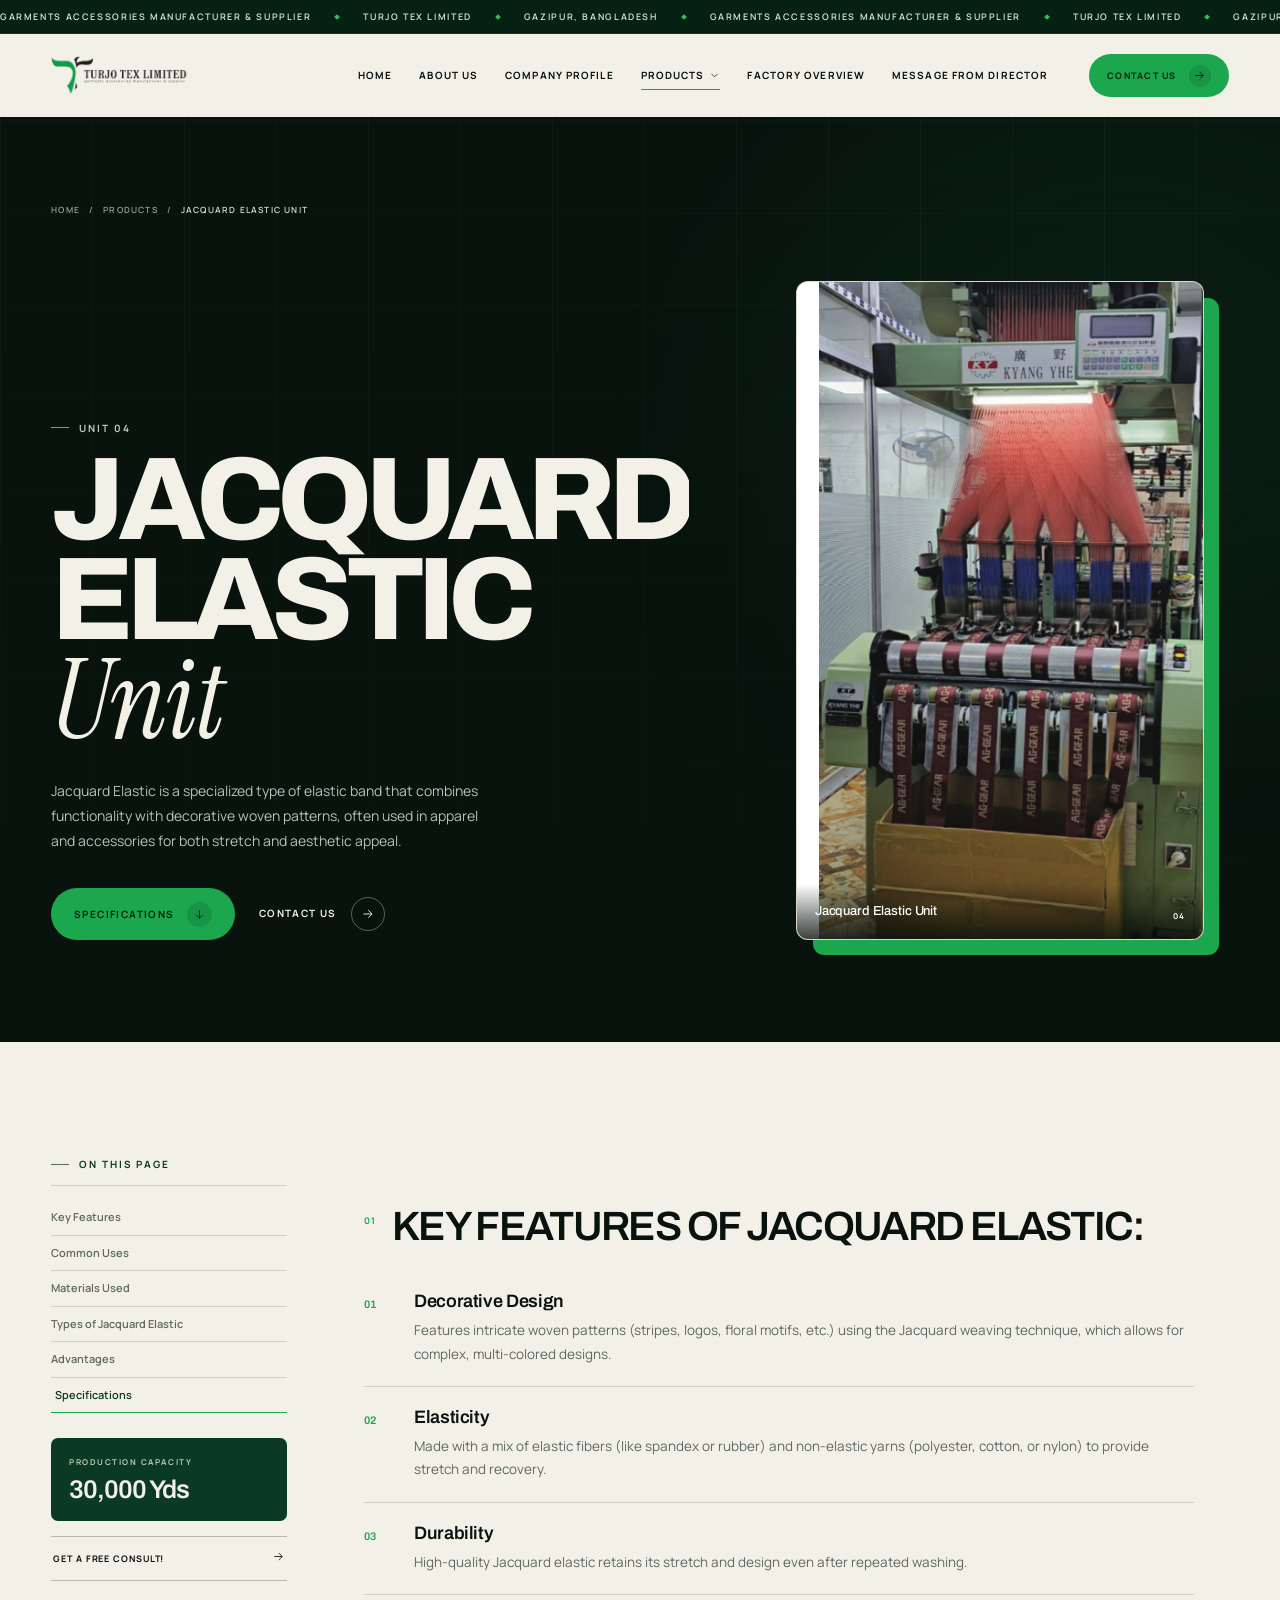
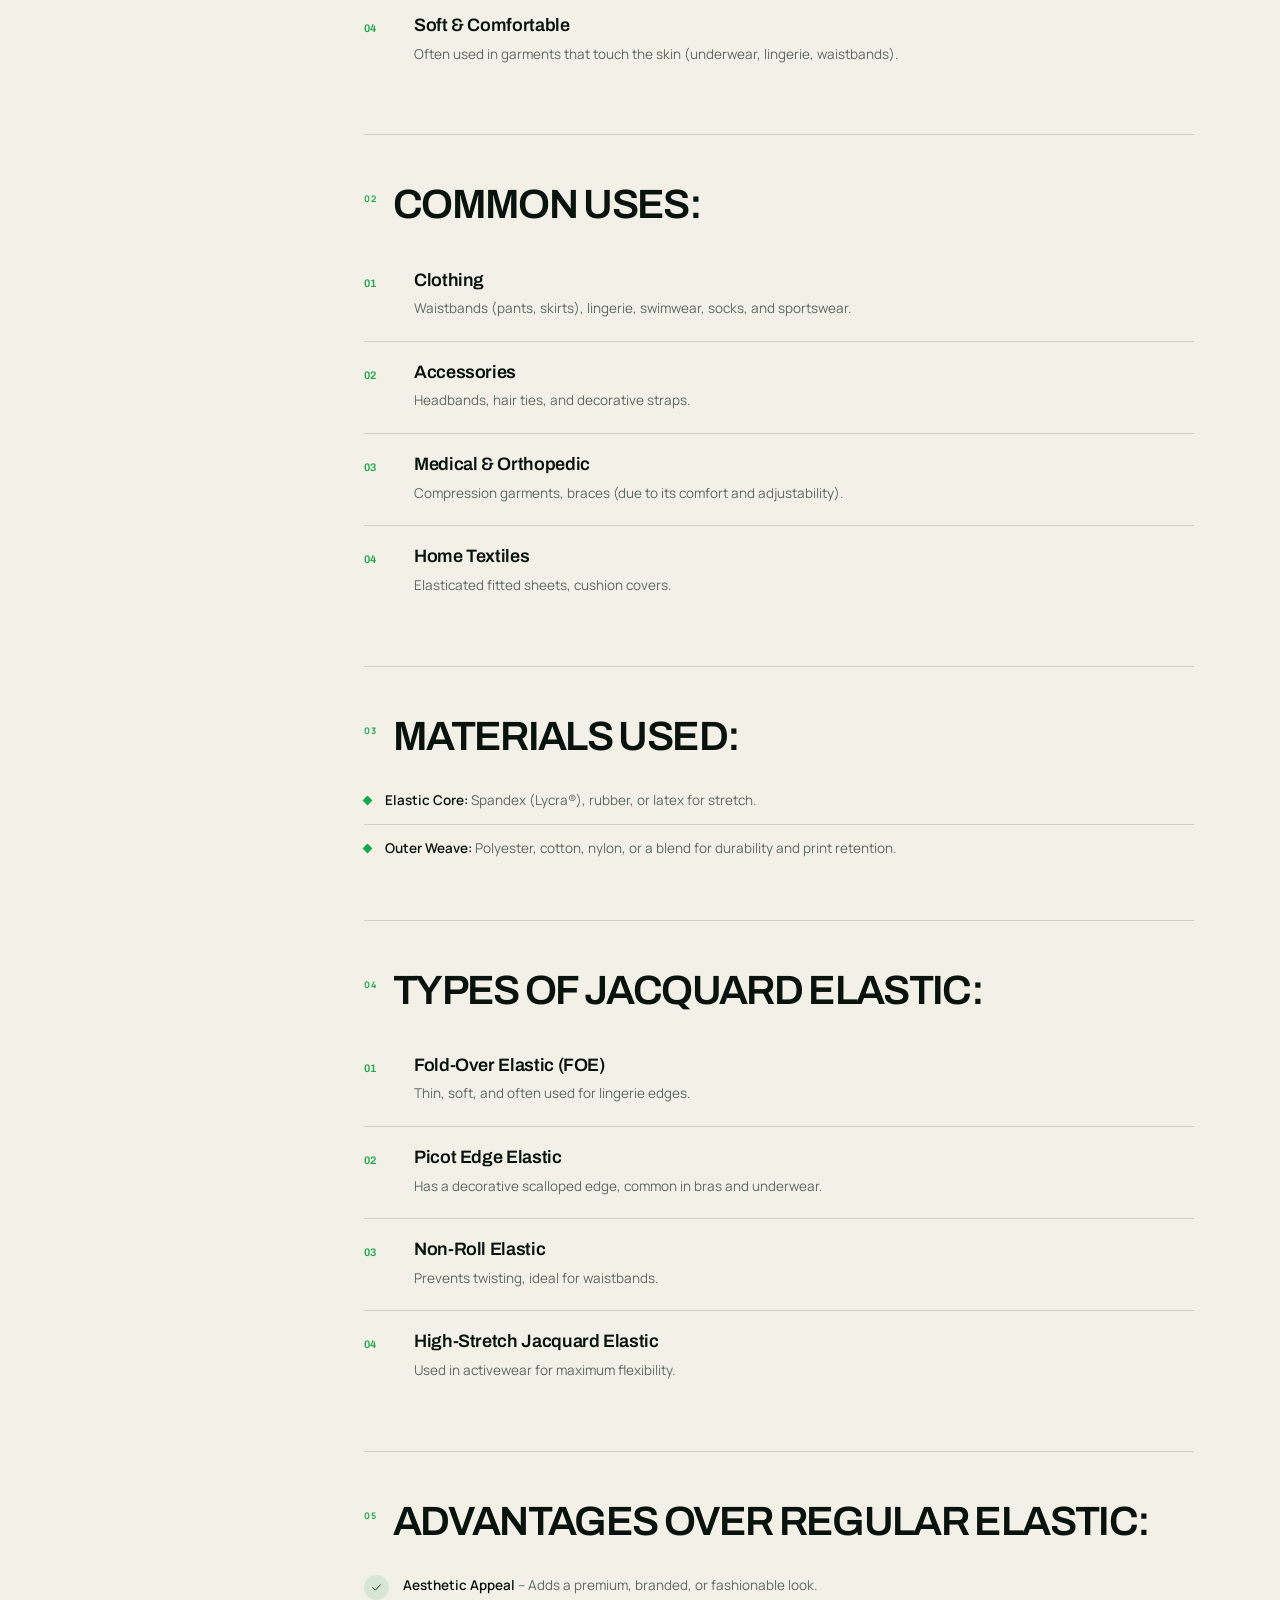
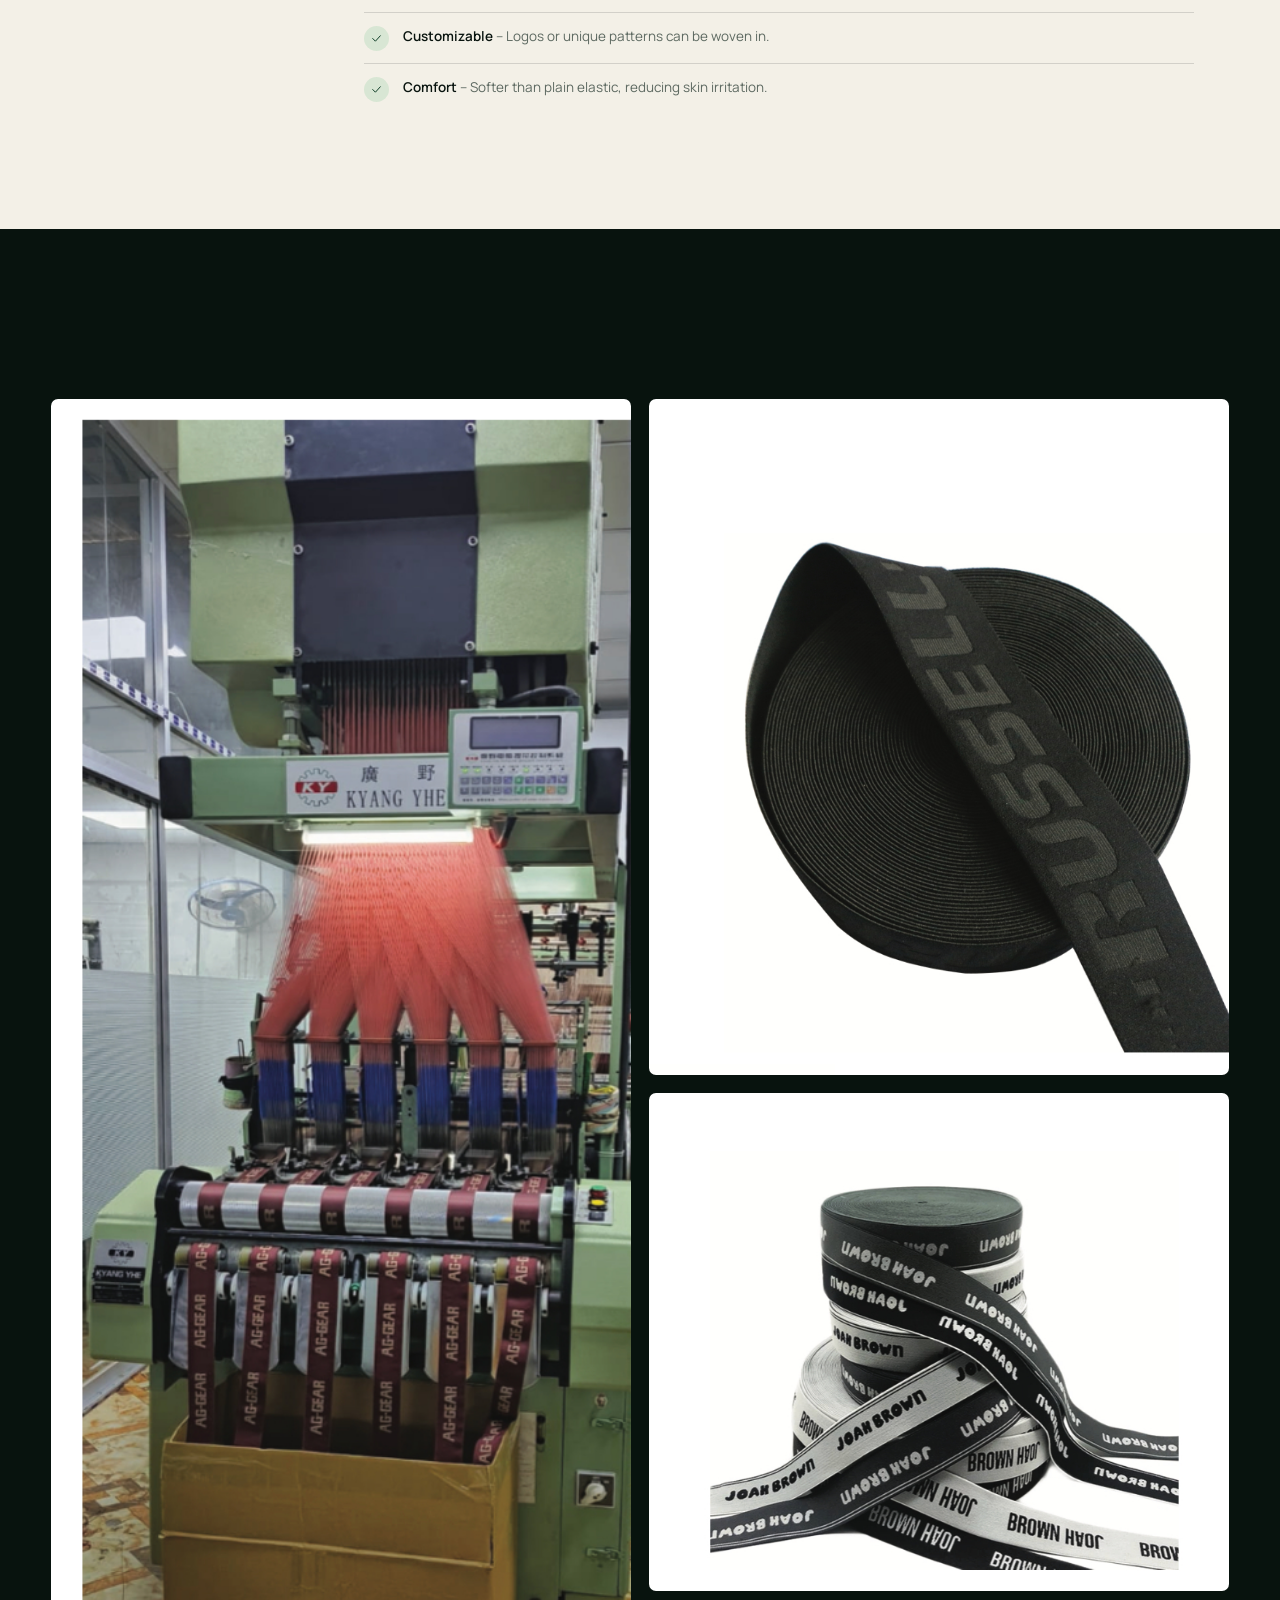
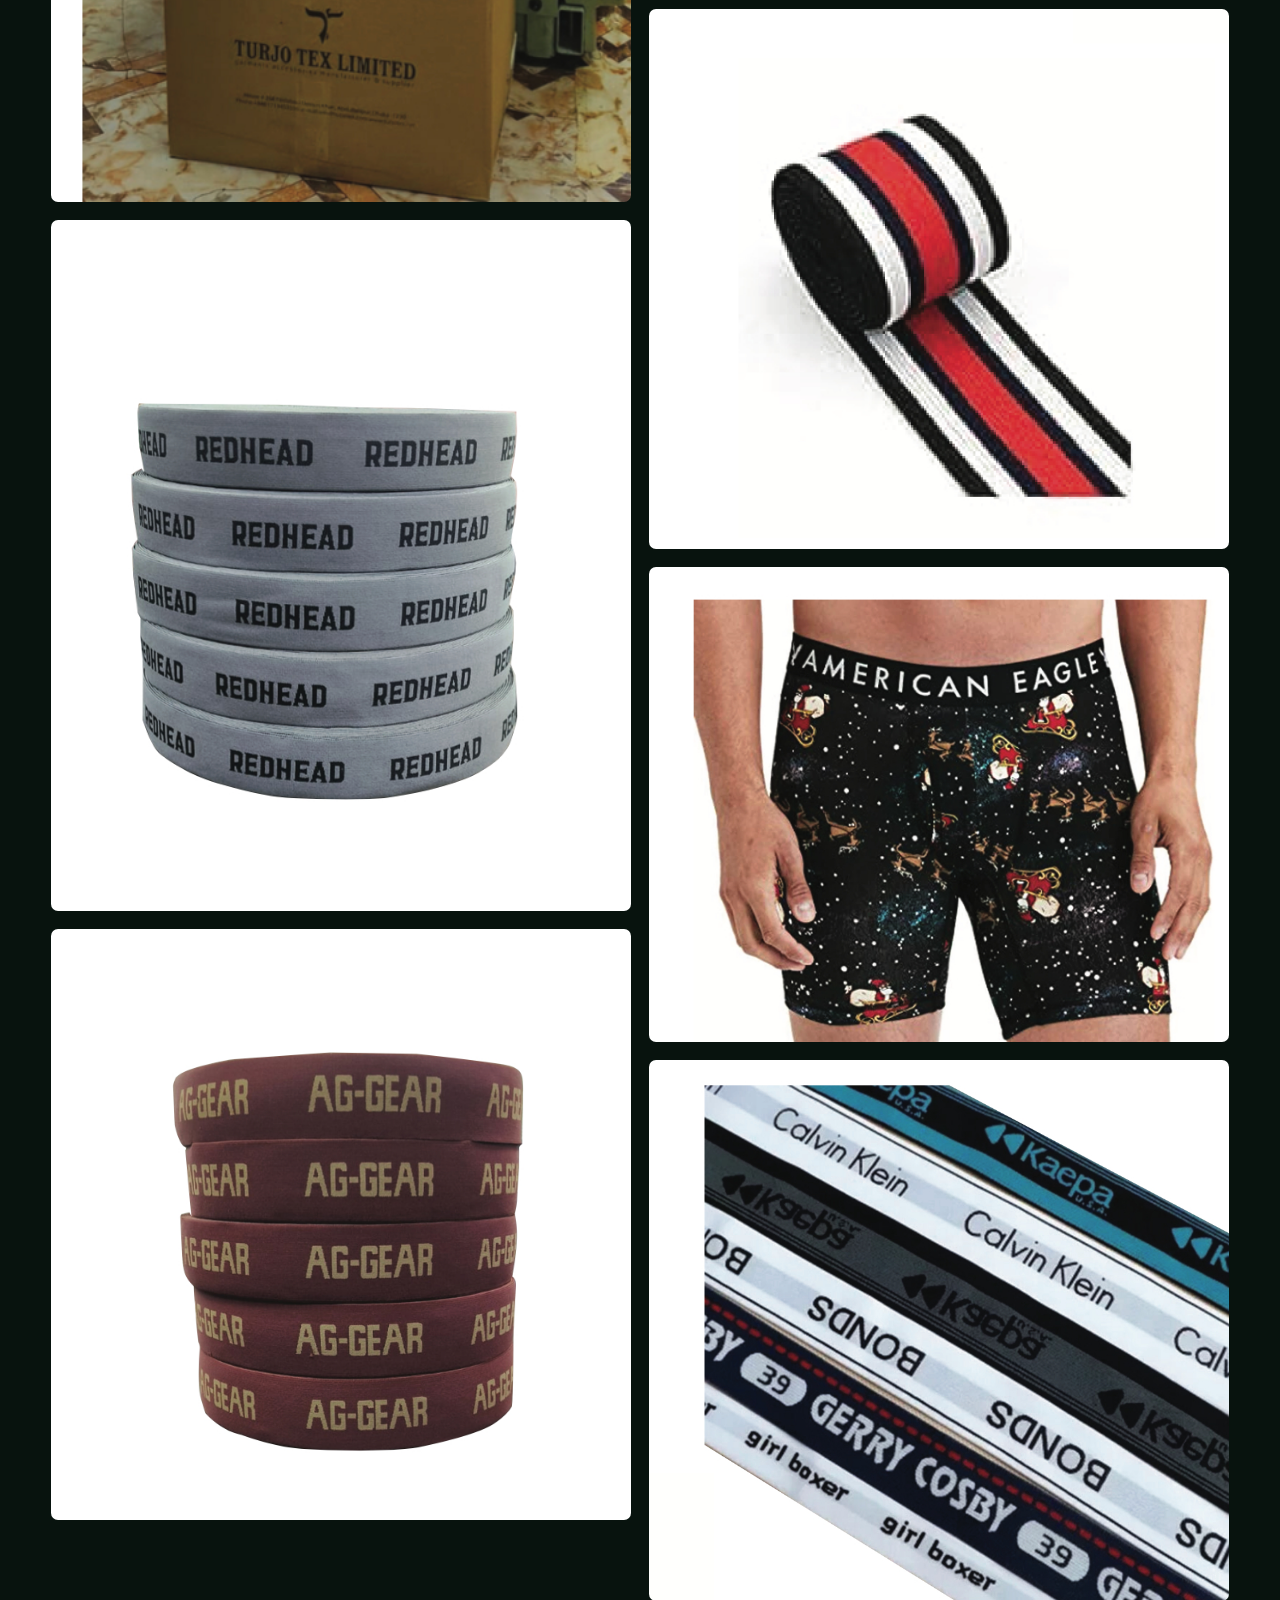
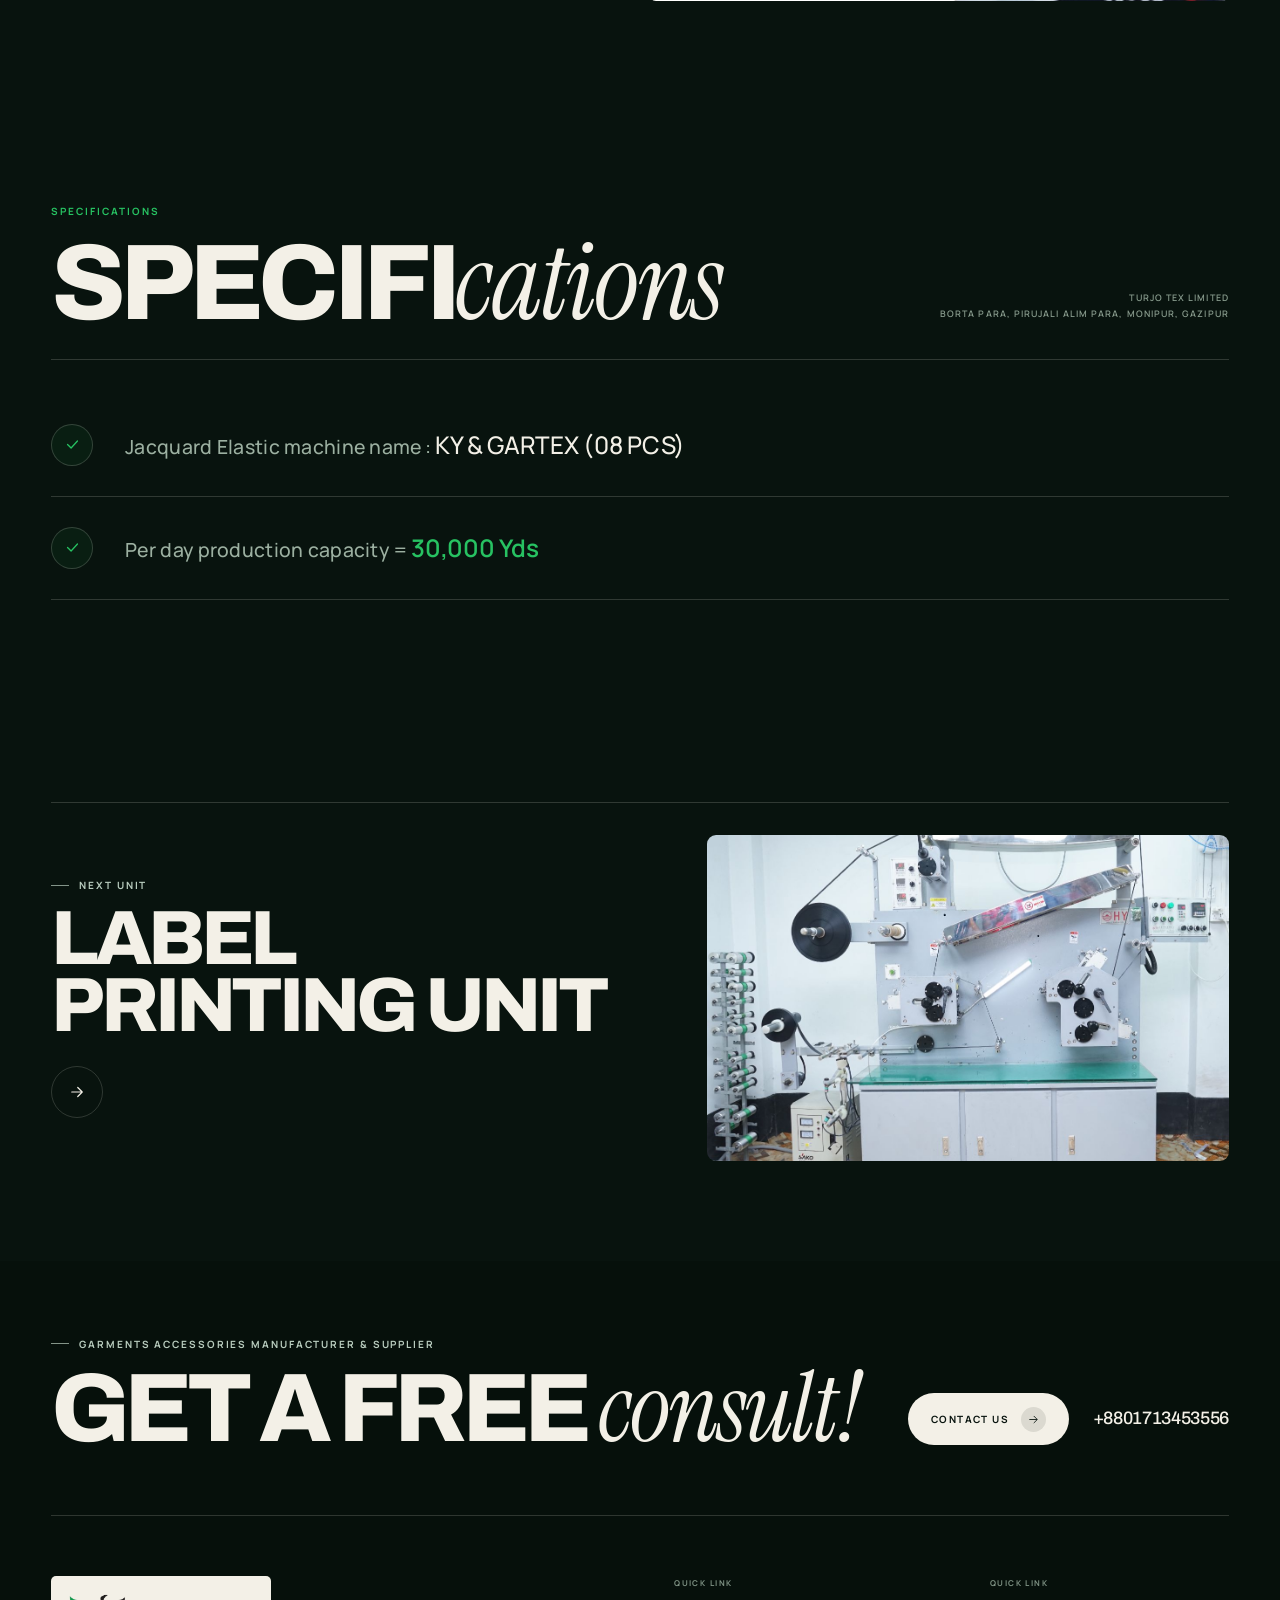
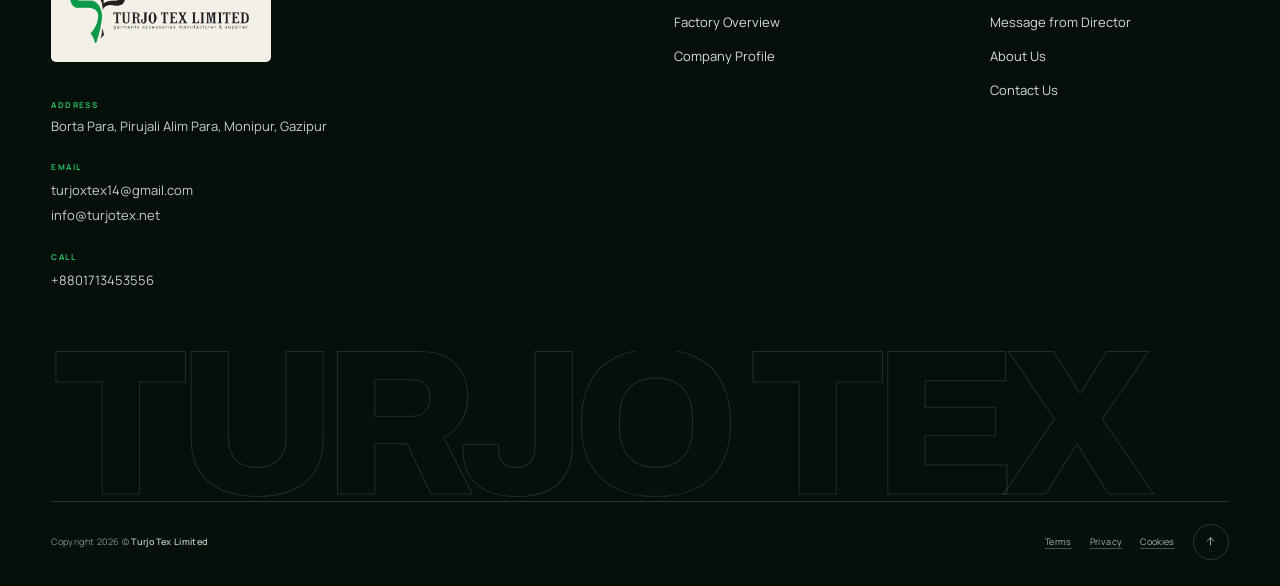
<file: jacquard-elastic-unit.html>
<!doctype html>
<html lang="en" data-page="products">
<head>
  <meta charset="utf-8">
  <meta name="viewport" content="width=device-width, initial-scale=1">
  <title>Jacquard Elastic Unit - Turjotex</title>
  <meta name="description" content="Jacquard Elastic is a specialized type of elastic band that combines functionality with decorative woven patterns, often used in apparel and accessories for both stretch and aesthetic appeal.">
  <meta name="theme-color" content="#0a1711">
  <meta property="og:title" content="Jacquard Elastic Unit - Turjotex">
  <meta property="og:description" content="Jacquard Elastic is a specialized type of elastic band that combines functionality with decorative woven patterns, often used in apparel and accessories for both stretch and aesthetic appeal.">
  <meta property="og:type" content="website">
  <meta property="og:image" content="assets/img/elastic-unit.jpg">
  <link rel="icon" type="image/png" sizes="32x32" href="assets/img/favicon-32.png?v=2">
  <link rel="icon" type="image/png" sizes="192x192" href="assets/img/favicon-192.png?v=2">
  <link rel="apple-touch-icon" href="assets/img/favicon-192.png?v=2">
  <link rel="preload" href="assets/fonts/archivo-var.woff2" as="font" type="font/woff2" crossorigin>
  <link rel="preload" href="assets/fonts/manrope-var.woff2" as="font" type="font/woff2" crossorigin>
  <link rel="stylesheet" href="css/style.css">
  <script>
    document.documentElement.classList.add('js');
    try {
      if (sessionStorage.getItem('turjotex:page-transition') === '1' && !window.matchMedia('(prefers-reduced-motion: reduce)').matches) {
        document.documentElement.classList.add('is-entering');
      }
      sessionStorage.removeItem('turjotex:page-transition');
    } catch (error) {}
  </script>
</head>
<body class="page-products" id="top">
  <a class="skip-link" href="#main">Skip to content</a>
  <div class="transition" data-transition aria-hidden="true">
  <div class="transition-panel">
    <div class="transition-mark">
      <img src="assets/img/logo-reverse.png" alt="" width="587" height="172">
      <span class="transition-line"></span>
    </div>
  </div>
</div>
  <div class="scroll-progress" aria-hidden="true"><span data-scroll-progress></span></div>
  <div class="utility">
  <div class="utility-track" aria-hidden="true"><span class="utility-bit">Garments Accessories Manufacturer &amp; Supplier</span><span class="utility-dot" aria-hidden="true"></span><span class="utility-bit">Turjo Tex Limited</span><span class="utility-dot" aria-hidden="true"></span><span class="utility-bit">Gazipur, Bangladesh</span><span class="utility-dot" aria-hidden="true"></span><span class="utility-bit">Garments Accessories Manufacturer &amp; Supplier</span><span class="utility-dot" aria-hidden="true"></span><span class="utility-bit">Turjo Tex Limited</span><span class="utility-dot" aria-hidden="true"></span><span class="utility-bit">Gazipur, Bangladesh</span><span class="utility-dot" aria-hidden="true"></span><span class="utility-bit">Garments Accessories Manufacturer &amp; Supplier</span><span class="utility-dot" aria-hidden="true"></span><span class="utility-bit">Turjo Tex Limited</span><span class="utility-dot" aria-hidden="true"></span><span class="utility-bit">Gazipur, Bangladesh</span><span class="utility-dot" aria-hidden="true"></span><span class="utility-bit">Garments Accessories Manufacturer &amp; Supplier</span><span class="utility-dot" aria-hidden="true"></span><span class="utility-bit">Turjo Tex Limited</span><span class="utility-dot" aria-hidden="true"></span><span class="utility-bit">Gazipur, Bangladesh</span><span class="utility-dot" aria-hidden="true"></span></div>
  <span class="sr-only">Garments Accessories Manufacturer &amp; Supplier</span>
</div>
  <header class="site-header" data-header>
  <div class="wrap header-inner">
    <a class="brand" href="index.html" aria-label="Turjotex - Home">
      <img src="assets/img/logo.png" width="591" height="188" alt="Turjotex">
    </a>
    <nav class="desktop-nav" aria-label="Primary">
      <a class="nav-link" href="index.html">Home</a><a class="nav-link" href="about-us.html">About Us</a><a class="nav-link" href="company-profile.html">Company Profile</a><div class="nav-mega" data-mega-wrap>
          <button class="nav-link nav-mega-btn is-active" type="button" aria-expanded="false" aria-controls="products-menu" data-mega-btn>
            Products <svg viewBox="0 0 24 24" fill="none" aria-hidden="true"><path d="m6 9 6 6 6-6" stroke="currentColor" stroke-width="1.6" stroke-linecap="round" stroke-linejoin="round"/></svg>
          </button>
          <div class="mega" data-mega>
  <div class="wrap mega-inner">
    <div class="mega-main">
      <div class="mega-head">
        <p class="eyebrow">Our Products</p>
        <span class="mega-count">07 <span>Units</span></span>
      </div>
      <div class="mega-grid">
        <a class="mega-link" href="elastic-unit.html" data-preview-link="elastic-unit">
          <span class="mega-num">01</span>
          <span class="mega-name">Elastic Unit</span>
          <span class="mega-arrow"><svg viewBox="0 0 24 24" fill="none" aria-hidden="true"><path d="M5 12h13M13 6l6 6-6 6" stroke="currentColor" stroke-width="1.6" stroke-linecap="round" stroke-linejoin="round"/></svg></span>
        </a><a class="mega-link" href="twill-tape-unit.html" data-preview-link="twill-tape-unit">
          <span class="mega-num">02</span>
          <span class="mega-name">Twill Tape Unit</span>
          <span class="mega-arrow"><svg viewBox="0 0 24 24" fill="none" aria-hidden="true"><path d="M5 12h13M13 6l6 6-6 6" stroke="currentColor" stroke-width="1.6" stroke-linecap="round" stroke-linejoin="round"/></svg></span>
        </a><a class="mega-link" href="drawstring-draw-cord-unit.html" data-preview-link="drawstring-draw-cord-unit">
          <span class="mega-num">03</span>
          <span class="mega-name">Drawstring &amp; Draw Cord Unit</span>
          <span class="mega-arrow"><svg viewBox="0 0 24 24" fill="none" aria-hidden="true"><path d="M5 12h13M13 6l6 6-6 6" stroke="currentColor" stroke-width="1.6" stroke-linecap="round" stroke-linejoin="round"/></svg></span>
        </a><a class="mega-link" href="jacquard-elastic-unit.html" data-preview-link="jacquard-elastic-unit">
          <span class="mega-num">04</span>
          <span class="mega-name">Jacquard Elastic Unit</span>
          <span class="mega-arrow"><svg viewBox="0 0 24 24" fill="none" aria-hidden="true"><path d="M5 12h13M13 6l6 6-6 6" stroke="currentColor" stroke-width="1.6" stroke-linecap="round" stroke-linejoin="round"/></svg></span>
        </a><a class="mega-link" href="label-printing-unit.html" data-preview-link="label-printing-unit">
          <span class="mega-num">05</span>
          <span class="mega-name">Label Printing Unit</span>
          <span class="mega-arrow"><svg viewBox="0 0 24 24" fill="none" aria-hidden="true"><path d="M5 12h13M13 6l6 6-6 6" stroke="currentColor" stroke-width="1.6" stroke-linecap="round" stroke-linejoin="round"/></svg></span>
        </a><a class="mega-link" href="shell-button-unit.html" data-preview-link="shell-button-unit">
          <span class="mega-num">06</span>
          <span class="mega-name">Shell Button Unit</span>
          <span class="mega-arrow"><svg viewBox="0 0 24 24" fill="none" aria-hidden="true"><path d="M5 12h13M13 6l6 6-6 6" stroke="currentColor" stroke-width="1.6" stroke-linecap="round" stroke-linejoin="round"/></svg></span>
        </a><a class="mega-link" href="thermal-sticker-printing-unit.html" data-preview-link="thermal-sticker-printing-unit">
          <span class="mega-num">07</span>
          <span class="mega-name">Thermal Sticker Printing Unit</span>
          <span class="mega-arrow"><svg viewBox="0 0 24 24" fill="none" aria-hidden="true"><path d="M5 12h13M13 6l6 6-6 6" stroke="currentColor" stroke-width="1.6" stroke-linecap="round" stroke-linejoin="round"/></svg></span>
        </a>
      </div>
    </div>
    <div class="mega-preview" aria-hidden="true">
      <img src="assets/img/elastic-unit.jpg" alt="" loading="lazy" class="is-active" data-preview-img="elastic-unit"><img src="assets/img/twill-unit-2.jpg" alt="" loading="lazy" class="" data-preview-img="twill-tape-unit"><img src="assets/img/drawstring-unit.jpg" alt="" loading="lazy" class="" data-preview-img="drawstring-draw-cord-unit"><img src="assets/img/jacquard-unit.jpg" alt="" loading="lazy" class="" data-preview-img="jacquard-elastic-unit"><img src="assets/img/label-unit.jpg" alt="" loading="lazy" class="" data-preview-img="label-printing-unit"><img src="assets/img/shell-unit.jpg" alt="" loading="lazy" class="" data-preview-img="shell-button-unit"><img src="assets/img/thermal-unit.jpg" alt="" loading="lazy" class="" data-preview-img="thermal-sticker-printing-unit">
      <div class="mega-preview-caption">
        <span data-preview-name>Elastic Unit</span>
        <span data-preview-count>01 / 07</span>
      </div>
    </div>
  </div>
</div>
        </div><a class="nav-link" href="factory-overview.html">Factory Overview</a><a class="nav-link" href="message-from-director.html">Message from Director</a>
    </nav>
    <div class="header-actions">
      <a class="btn btn--sm header-cta" href="contact-us.html">Contact Us <span class="btn-ico"><svg viewBox="0 0 24 24" fill="none" aria-hidden="true"><path d="M5 12h13M13 6l6 6-6 6" stroke="currentColor" stroke-width="1.6" stroke-linecap="round" stroke-linejoin="round"/></svg></span></a>
      <button class="menu-toggle" type="button" aria-label="Open menu" aria-expanded="false" aria-controls="mobile-menu" data-menu-toggle>
        <span class="menu-lines" aria-hidden="true"><span></span><span></span><span></span></span>
      </button>
    </div>
  </div>
</header>
  <div class="mobile-menu" id="mobile-menu" data-mobile-menu aria-hidden="true">
  <div class="mobile-menu-top">
    <a class="brand brand--mobile" href="index.html" aria-label="Turjotex - Home">
      <img src="assets/img/logo.png" width="591" height="188" alt="Turjotex">
    </a>
    <button class="mobile-close" type="button" aria-label="Close menu" data-menu-close><svg viewBox="0 0 24 24" fill="none" aria-hidden="true"><path d="M6 6l12 12M18 6L6 18" stroke="currentColor" stroke-width="1.6" stroke-linecap="round"/></svg></button>
  </div>
  <div class="mobile-menu-body">
    <nav class="mobile-nav" aria-label="Mobile">
      <a href="index.html" class=""><span>Home</span><span class="mobile-index">01</span></a><a href="about-us.html" class=""><span>About Us</span><span class="mobile-index">02</span></a><a href="company-profile.html" class=""><span>Company Profile</span><span class="mobile-index">03</span></a><a href="factory-overview.html" class=""><span>Factory Overview</span><span class="mobile-index">04</span></a><a href="message-from-director.html" class=""><span>Message from Director</span><span class="mobile-index">05</span></a><a href="contact-us.html" class=""><span>Contact Us</span><span class="mobile-index">06</span></a>
    </nav>
    <div class="mobile-products">
      <p class="eyebrow">Our Products <span>07 Units</span></p>
      <div class="mobile-product-list">
        <a href="elastic-unit.html"><span class="mobile-product-num">01</span><span>Elastic Unit</span><svg viewBox="0 0 24 24" fill="none" aria-hidden="true"><path d="M5 12h13M13 6l6 6-6 6" stroke="currentColor" stroke-width="1.6" stroke-linecap="round" stroke-linejoin="round"/></svg></a><a href="twill-tape-unit.html"><span class="mobile-product-num">02</span><span>Twill Tape Unit</span><svg viewBox="0 0 24 24" fill="none" aria-hidden="true"><path d="M5 12h13M13 6l6 6-6 6" stroke="currentColor" stroke-width="1.6" stroke-linecap="round" stroke-linejoin="round"/></svg></a><a href="drawstring-draw-cord-unit.html"><span class="mobile-product-num">03</span><span>Drawstring &amp; Draw Cord Unit</span><svg viewBox="0 0 24 24" fill="none" aria-hidden="true"><path d="M5 12h13M13 6l6 6-6 6" stroke="currentColor" stroke-width="1.6" stroke-linecap="round" stroke-linejoin="round"/></svg></a><a href="jacquard-elastic-unit.html"><span class="mobile-product-num">04</span><span>Jacquard Elastic Unit</span><svg viewBox="0 0 24 24" fill="none" aria-hidden="true"><path d="M5 12h13M13 6l6 6-6 6" stroke="currentColor" stroke-width="1.6" stroke-linecap="round" stroke-linejoin="round"/></svg></a><a href="label-printing-unit.html"><span class="mobile-product-num">05</span><span>Label Printing Unit</span><svg viewBox="0 0 24 24" fill="none" aria-hidden="true"><path d="M5 12h13M13 6l6 6-6 6" stroke="currentColor" stroke-width="1.6" stroke-linecap="round" stroke-linejoin="round"/></svg></a><a href="shell-button-unit.html"><span class="mobile-product-num">06</span><span>Shell Button Unit</span><svg viewBox="0 0 24 24" fill="none" aria-hidden="true"><path d="M5 12h13M13 6l6 6-6 6" stroke="currentColor" stroke-width="1.6" stroke-linecap="round" stroke-linejoin="round"/></svg></a><a href="thermal-sticker-printing-unit.html"><span class="mobile-product-num">07</span><span>Thermal Sticker Printing Unit</span><svg viewBox="0 0 24 24" fill="none" aria-hidden="true"><path d="M5 12h13M13 6l6 6-6 6" stroke="currentColor" stroke-width="1.6" stroke-linecap="round" stroke-linejoin="round"/></svg></a>
      </div>
    </div>
    <div class="mobile-contact">
      <a href="mailto:turjoxtex14@gmail.com">turjoxtex14@gmail.com</a>
      <a href="tel:+8801713453556">+8801713453556</a>
      <p>Borta Para, Pirujali Alim Para, Monipur, Gazipur</p>
    </div>
  </div>
  <div class="mobile-menu-foot">
    <a href="company-profile.html">Company Profile <svg viewBox="0 0 24 24" fill="none" aria-hidden="true"><path d="M5 12h13M13 6l6 6-6 6" stroke="currentColor" stroke-width="1.6" stroke-linecap="round" stroke-linejoin="round"/></svg></a>
    <span>Borta Para, Pirujali Alim Para, Monipur, Gazipur</span>
  </div>
</div>
  <main id="main">

<section class="page-hero">
  <div class="page-hero-bg" aria-hidden="true"></div>
  <div class="wrap">
    <nav class="crumbs" aria-label="Breadcrumb">
      <a href="index.html">Home</a><span>/</span><a href="index.html#products">Products</a><span>/</span><span aria-current="page">Jacquard Elastic Unit</span>
    </nav>
    <div class="page-hero-grid">
      <div class="page-hero-copy">
        <p class="eyebrow eyebrow--light">Unit 04</p>
        <h1 class="display page-title"><span class="line"><span>Jacquard</span></span><span class="line"><span>Elastic <em>Unit</em></span></span></h1>
        <p class="page-intro">Jacquard Elastic is a specialized type of elastic band that combines functionality with decorative woven patterns, often used in apparel and accessories for both stretch and aesthetic appeal.</p>
        <div class="page-hero-actions">
          <a class="btn btn--primary" href="#specifications">Specifications <span class="btn-ico"><svg viewBox="0 0 24 24" fill="none" aria-hidden="true"><path d="M12 5v14M6 13l6 6 6-6" stroke="currentColor" stroke-width="1.6" stroke-linecap="round" stroke-linejoin="round"/></svg></span></a>
          <a class="link-arrow link-arrow--light" href="contact-us.html"><span>Contact Us</span><span class="link-arrow-ico"><svg viewBox="0 0 24 24" fill="none" aria-hidden="true"><path d="M5 12h13M13 6l6 6-6 6" stroke="currentColor" stroke-width="1.6" stroke-linecap="round" stroke-linejoin="round"/></svg></span></a>
        </div>
      </div>
      <figure class="page-hero-media is-portrait">
        <img src="assets/img/jacquard-unit.jpg" alt="Jacquard Elastic Unit">
        <figcaption><span>Jacquard Elastic Unit</span><span>04</span></figcaption>
      </figure>
    </div>
  </div>
</section>
<section class="unit-body section-pad">
  <div class="wrap unit-layout">
    <aside class="unit-aside">
  <div class="aside-sticky">
    <p class="eyebrow">On this page</p>
    <nav class="aside-nav" aria-label="On this page"><a href="#key-features">Key Features</a><a href="#common-uses">Common Uses</a><a href="#materials-used">Materials Used</a><a href="#types-of-jacquard-elastic">Types of Jacquard Elastic</a><a href="#advantages">Advantages</a><a href="#specifications">Specifications</a></nav>
    <div class="aside-fact">
      <p class="eyebrow eyebrow--light">Production capacity</p>
      <p class="aside-fact-value">30,000 Yds</p>
    </div>
    <a class="aside-cta" href="contact-us.html">Get a free consult! <span><svg viewBox="0 0 24 24" fill="none" aria-hidden="true"><path d="M5 12h13M13 6l6 6-6 6" stroke="currentColor" stroke-width="1.6" stroke-linecap="round" stroke-linejoin="round"/></svg></span></a>
  </div>
</aside>
    <div class="unit-main">
      <section class="content-block" id="key-features">
    <div class="block-head" data-reveal="up">
        <span class="block-num">01</span>
        <h2>Key Features of Jacquard Elastic:</h2>
      </div>
    
    <div class="numbered-list">
      <div class="numbered-item" data-reveal="up" style="--delay:0ms">
          <span class="numbered-index">01</span>
          <div class="numbered-copy">
            <h3>Decorative Design</h3>
            <p>Features intricate woven patterns (stripes, logos, floral motifs, etc.) using the Jacquard weaving technique, which allows for complex, multi-colored designs.</p>
          </div>
        </div><div class="numbered-item" data-reveal="up" style="--delay:55ms">
          <span class="numbered-index">02</span>
          <div class="numbered-copy">
            <h3>Elasticity</h3>
            <p>Made with a mix of elastic fibers (like spandex or rubber) and non-elastic yarns (polyester, cotton, or nylon) to provide stretch and recovery.</p>
          </div>
        </div><div class="numbered-item" data-reveal="up" style="--delay:110ms">
          <span class="numbered-index">03</span>
          <div class="numbered-copy">
            <h3>Durability</h3>
            <p>High-quality Jacquard elastic retains its stretch and design even after repeated washing.</p>
          </div>
        </div><div class="numbered-item" data-reveal="up" style="--delay:165ms">
          <span class="numbered-index">04</span>
          <div class="numbered-copy">
            <h3>Soft &amp; Comfortable</h3>
            <p>Often used in garments that touch the skin (underwear, lingerie, waistbands).</p>
          </div>
        </div>
    </div>
  </section><section class="content-block" id="common-uses">
    <div class="block-head" data-reveal="up">
        <span class="block-num">02</span>
        <h2>Common Uses:</h2>
      </div>
    
    <div class="numbered-list">
      <div class="numbered-item" data-reveal="up" style="--delay:0ms">
          <span class="numbered-index">01</span>
          <div class="numbered-copy">
            <h3>Clothing</h3>
            <p>Waistbands (pants, skirts), lingerie, swimwear, socks, and sportswear.</p>
          </div>
        </div><div class="numbered-item" data-reveal="up" style="--delay:55ms">
          <span class="numbered-index">02</span>
          <div class="numbered-copy">
            <h3>Accessories</h3>
            <p>Headbands, hair ties, and decorative straps.</p>
          </div>
        </div><div class="numbered-item" data-reveal="up" style="--delay:110ms">
          <span class="numbered-index">03</span>
          <div class="numbered-copy">
            <h3>Medical &amp; Orthopedic</h3>
            <p>Compression garments, braces (due to its comfort and adjustability).</p>
          </div>
        </div><div class="numbered-item" data-reveal="up" style="--delay:165ms">
          <span class="numbered-index">04</span>
          <div class="numbered-copy">
            <h3>Home Textiles</h3>
            <p>Elasticated fitted sheets, cushion covers.</p>
          </div>
        </div>
    </div>
  </section><section class="content-block" id="materials-used">
    <div class="block-head" data-reveal="up">
        <span class="block-num">03</span>
        <h2>Materials Used:</h2>
      </div>
    
    <div class="bullet-list">
      <div class="bullet-item" data-reveal="up" style="--delay:0ms">
          <span class="bullet-mark" aria-hidden="true"></span>
          <p><strong>Elastic Core:</strong> Spandex (Lycra®), rubber, or latex for stretch.</p>
        </div><div class="bullet-item" data-reveal="up" style="--delay:55ms">
          <span class="bullet-mark" aria-hidden="true"></span>
          <p><strong>Outer Weave:</strong> Polyester, cotton, nylon, or a blend for durability and print retention.</p>
        </div>
    </div>
  </section><section class="content-block" id="types-of-jacquard-elastic">
    <div class="block-head" data-reveal="up">
        <span class="block-num">04</span>
        <h2>Types of Jacquard Elastic:</h2>
      </div>
    
    <div class="numbered-list">
      <div class="numbered-item" data-reveal="up" style="--delay:0ms">
          <span class="numbered-index">01</span>
          <div class="numbered-copy">
            <h3>Fold-Over Elastic (FOE)</h3>
            <p>Thin, soft, and often used for lingerie edges.</p>
          </div>
        </div><div class="numbered-item" data-reveal="up" style="--delay:55ms">
          <span class="numbered-index">02</span>
          <div class="numbered-copy">
            <h3>Picot Edge Elastic</h3>
            <p>Has a decorative scalloped edge, common in bras and underwear.</p>
          </div>
        </div><div class="numbered-item" data-reveal="up" style="--delay:110ms">
          <span class="numbered-index">03</span>
          <div class="numbered-copy">
            <h3>Non-Roll Elastic</h3>
            <p>Prevents twisting, ideal for waistbands.</p>
          </div>
        </div><div class="numbered-item" data-reveal="up" style="--delay:165ms">
          <span class="numbered-index">04</span>
          <div class="numbered-copy">
            <h3>High-Stretch Jacquard Elastic</h3>
            <p>Used in activewear for maximum flexibility.</p>
          </div>
        </div>
    </div>
  </section><section class="content-block" id="advantages">
    <div class="block-head" data-reveal="up">
        <span class="block-num">05</span>
        <h2>Advantages Over Regular Elastic:</h2>
      </div>
    
    <div class="check-list">
      <div class="check-item" data-reveal="up" style="--delay:0ms">
          <span class="check-mark"><svg viewBox="0 0 24 24" fill="none" aria-hidden="true"><path d="m5 12 5 5 9-10" stroke="currentColor" stroke-width="1.8" stroke-linecap="round" stroke-linejoin="round"/></svg></span>
          <p><strong>Aesthetic Appeal</strong> – Adds a premium, branded, or fashionable look.</p>
        </div><div class="check-item" data-reveal="up" style="--delay:55ms">
          <span class="check-mark"><svg viewBox="0 0 24 24" fill="none" aria-hidden="true"><path d="m5 12 5 5 9-10" stroke="currentColor" stroke-width="1.8" stroke-linecap="round" stroke-linejoin="round"/></svg></span>
          <p><strong>Customizable</strong> – Logos or unique patterns can be woven in.</p>
        </div><div class="check-item" data-reveal="up" style="--delay:110ms">
          <span class="check-mark"><svg viewBox="0 0 24 24" fill="none" aria-hidden="true"><path d="m5 12 5 5 9-10" stroke="currentColor" stroke-width="1.8" stroke-linecap="round" stroke-linejoin="round"/></svg></span>
          <p><strong>Comfort</strong> – Softer than plain elastic, reducing skin irritation.</p>
        </div>
    </div>
  </section>
    </div>
  </div>
</section>
<section class="unit-gallery" aria-label="Jacquard Elastic Unit gallery">
  <div class="wrap">
    <div class="gallery-head" data-reveal="up">
      <p class="eyebrow eyebrow--light">Jacquard Elastic Unit</p>
      <span class="gallery-count">08 <span>Images</span></span>
    </div>
    <div class="gallery-grid" data-gallery-grid>
      <button class="gallery-item" type="button" data-gallery="jacquard-elastic-unit" data-full="assets/img/jacquard-unit.jpg" data-caption="Jacquard elastic production" aria-label="Open image: Jacquard elastic production" data-reveal="up" style="--delay:0ms">
        <img src="assets/img/jacquard-unit.jpg" alt="Jacquard elastic production" loading="lazy">
        <span class="gallery-overlay">
          <span class="gallery-num">01</span>
        </span>
      </button><button class="gallery-item" type="button" data-gallery="jacquard-elastic-unit" data-full="assets/img/jacquard-1.jpg" data-caption="Jacquard elastic — REDHEAD" aria-label="Open image: Jacquard elastic — REDHEAD" data-reveal="up" style="--delay:50ms">
        <img src="assets/img/jacquard-1.jpg" alt="Jacquard elastic — REDHEAD" loading="lazy">
        <span class="gallery-overlay">
          <span class="gallery-num">02</span>
        </span>
      </button><button class="gallery-item" type="button" data-gallery="jacquard-elastic-unit" data-full="assets/img/jacquard-2.jpg" data-caption="Jacquard elastic — AG-GEAR" aria-label="Open image: Jacquard elastic — AG-GEAR" data-reveal="up" style="--delay:100ms">
        <img src="assets/img/jacquard-2.jpg" alt="Jacquard elastic — AG-GEAR" loading="lazy">
        <span class="gallery-overlay">
          <span class="gallery-num">03</span>
        </span>
      </button><button class="gallery-item" type="button" data-gallery="jacquard-elastic-unit" data-full="assets/img/jacquard-3.jpg" data-caption="Jacquard elastic detail" aria-label="Open image: Jacquard elastic detail" data-reveal="up" style="--delay:150ms">
        <img src="assets/img/jacquard-3.jpg" alt="Jacquard elastic detail" loading="lazy">
        <span class="gallery-overlay">
          <span class="gallery-num">04</span>
        </span>
      </button><button class="gallery-item" type="button" data-gallery="jacquard-elastic-unit" data-full="assets/img/jacquard-4.jpg" data-caption="Jacquard elastic roll" aria-label="Open image: Jacquard elastic roll" data-reveal="up" style="--delay:200ms">
        <img src="assets/img/jacquard-4.jpg" alt="Jacquard elastic roll" loading="lazy">
        <span class="gallery-overlay">
          <span class="gallery-num">05</span>
        </span>
      </button><button class="gallery-item" type="button" data-gallery="jacquard-elastic-unit" data-full="assets/img/jacquard-5.jpg" data-caption="Jacquard elastic pattern" aria-label="Open image: Jacquard elastic pattern" data-reveal="up" style="--delay:250ms">
        <img src="assets/img/jacquard-5.jpg" alt="Jacquard elastic pattern" loading="lazy">
        <span class="gallery-overlay">
          <span class="gallery-num">06</span>
        </span>
      </button><button class="gallery-item" type="button" data-gallery="jacquard-elastic-unit" data-full="assets/img/jacquard-6.jpg" data-caption="Jacquard elastic weave" aria-label="Open image: Jacquard elastic weave" data-reveal="up" style="--delay:300ms">
        <img src="assets/img/jacquard-6.jpg" alt="Jacquard elastic weave" loading="lazy">
        <span class="gallery-overlay">
          <span class="gallery-num">07</span>
        </span>
      </button><button class="gallery-item" type="button" data-gallery="jacquard-elastic-unit" data-full="assets/img/jacquard-7.jpg" data-caption="Jacquard elastic bands" aria-label="Open image: Jacquard elastic bands" data-reveal="up" style="--delay:350ms">
        <img src="assets/img/jacquard-7.jpg" alt="Jacquard elastic bands" loading="lazy">
        <span class="gallery-overlay">
          <span class="gallery-num">08</span>
        </span>
      </button>
    </div>
  </div>
</section>
<section class="specs-section" id="specifications" aria-labelledby="specs-title">
  <div class="wrap">
    <div class="specs-head" data-reveal="up">
      <div>
        <p class="section-index">Specifications</p>
        <h2 class="display" id="specs-title">Specifi<em>cations</em></h2>
      </div>
      <p class="specs-note">Turjo Tex Limited<br>Borta Para, Pirujali Alim Para, Monipur, Gazipur</p>
    </div>
    <div class="spec-groups">
      <div class="spec-group">
        
        <ul class="spec-list">
        <li class="spec" data-reveal="up" style="--delay:0ms">
          <span class="spec-check" aria-hidden="true"><svg viewBox="0 0 24 24" fill="none" aria-hidden="true"><path d="m5 12 5 5 9-10" stroke="currentColor" stroke-width="1.8" stroke-linecap="round" stroke-linejoin="round"/></svg></span>
          <p class="spec-line"><span class="spec-label">Jacquard Elastic machine name</span><span class="spec-sep"> : </span><span class="spec-value">KY &amp; GARTEX (08 PCS)</span></p>
        </li><li class="spec spec--highlight" data-reveal="up" style="--delay:70ms">
          <span class="spec-check" aria-hidden="true"><svg viewBox="0 0 24 24" fill="none" aria-hidden="true"><path d="m5 12 5 5 9-10" stroke="currentColor" stroke-width="1.8" stroke-linecap="round" stroke-linejoin="round"/></svg></span>
          <p class="spec-line"><span class="spec-label">Per day production capacity</span><span class="spec-sep"> = </span><span class="spec-value">30,000 Yds</span></p>
        </li>
      </ul>
      </div>
    </div>
  </div>
</section>
<section class="next-unit">
  <div class="wrap">
    <a class="next-unit-link" href="label-printing-unit.html">
      <div class="next-unit-copy">
        <p class="eyebrow eyebrow--light">Next Unit</p>
        <h2 class="display">Label Printing Unit</h2>
        <span class="next-unit-arrow"><svg viewBox="0 0 24 24" fill="none" aria-hidden="true"><path d="M5 12h13M13 6l6 6-6 6" stroke="currentColor" stroke-width="1.6" stroke-linecap="round" stroke-linejoin="round"/></svg></span>
      </div>
      <div class="next-unit-media" data-reveal="clip">
        <img src="assets/img/label-unit.jpg" alt="Label Printing Unit" loading="lazy">
      </div>
    </a>
  </div>
</section>

  </main>
  <footer class="site-footer">
  <div class="wrap footer-cta" data-reveal="up">
    <div>
      <p class="eyebrow eyebrow--light">Garments Accessories Manufacturer &amp; Supplier</p>
      <h2>Get a free <em>consult!</em></h2>
    </div>
    <div class="footer-cta-actions">
      <a class="btn btn--light" href="contact-us.html">Contact Us <span class="btn-ico"><svg viewBox="0 0 24 24" fill="none" aria-hidden="true"><path d="M5 12h13M13 6l6 6-6 6" stroke="currentColor" stroke-width="1.6" stroke-linecap="round" stroke-linejoin="round"/></svg></span></a>
      <a class="footer-phone" href="tel:+8801713453556">+8801713453556</a>
    </div>
  </div>
  <div class="wrap footer-grid">
    <div class="footer-brand">
      <a class="footer-logo" href="index.html" aria-label="Turjotex - Home">
        <img src="assets/img/logo.png" width="591" height="188" alt="Turjotex" loading="lazy">
      </a>
      <address>
        <p class="footer-label">Address</p>
        <p>Borta Para, Pirujali Alim Para, Monipur, Gazipur</p>
      </address>
      <div class="footer-contact">
        <p class="footer-label">Email</p>
        <a href="mailto:turjoxtex14@gmail.com">turjoxtex14@gmail.com</a>
        <a href="mailto:info@turjotex.net">info@turjotex.net</a>
      </div>
      <div class="footer-contact">
        <p class="footer-label">Call</p>
        <a href="tel:+8801713453556">+8801713453556</a>
      </div>
    </div>
    <div class="footer-col">
      <h3>Quick Link</h3>
      <a href="factory-overview.html">Factory Overview</a>
      <a href="company-profile.html">Company Profile</a>
    </div>
    <div class="footer-col">
      <h3>Quick Link</h3>
      <a href="message-from-director.html">Message from Director</a>
      <a href="about-us.html">About Us</a>
      <a href="contact-us.html">Contact Us</a>
    </div>
  </div>
  <div class="footer-wordmark" aria-hidden="true">Turjo Tex</div>
  <div class="wrap footer-legal">
    <p>Copyright 2026 © <strong>Turjo Tex Limited</strong></p>
    <div class="footer-small-links">
      <a href="#" data-noop>Terms</a>
      <a href="#" data-noop>Privacy</a>
      <a href="#" data-noop>Cookies</a>
      <a class="to-top" href="#top" aria-label="Back to top"><svg viewBox="0 0 24 24" fill="none" aria-hidden="true"><path d="M12 19V5M6 11l6-6 6 6" stroke="currentColor" stroke-width="1.6" stroke-linecap="round" stroke-linejoin="round"/></svg></a>
    </div>
  </div>
</footer>
  <div class="lightbox" data-lightbox aria-hidden="true">
  <div class="lightbox-backdrop" data-lightbox-close></div>
  <div class="lightbox-inner" role="dialog" aria-modal="true" aria-label="Image gallery">
    <div class="lightbox-bar">
      <span class="lightbox-count" data-lightbox-count>01 / 03</span>
      <button class="lightbox-btn" type="button" aria-label="Close gallery" data-lightbox-close><svg viewBox="0 0 24 24" fill="none" aria-hidden="true"><path d="M6 6l12 12M18 6L6 18" stroke="currentColor" stroke-width="1.6" stroke-linecap="round"/></svg></button>
    </div>
    <button class="lightbox-nav lightbox-prev" type="button" aria-label="Previous image" data-lightbox-prev><svg viewBox="0 0 24 24" fill="none" aria-hidden="true"><path d="M19 12H6M11 6l-6 6 6 6" stroke="currentColor" stroke-width="1.6" stroke-linecap="round" stroke-linejoin="round"/></svg></button>
    <figure class="lightbox-figure">
      <img alt="" data-lightbox-img>
      <figcaption data-lightbox-caption></figcaption>
    </figure>
    <button class="lightbox-nav lightbox-next" type="button" aria-label="Next image" data-lightbox-next><svg viewBox="0 0 24 24" fill="none" aria-hidden="true"><path d="M5 12h13M13 6l6 6-6 6" stroke="currentColor" stroke-width="1.6" stroke-linecap="round" stroke-linejoin="round"/></svg></button>
  </div>
</div>
  <a class="wa-float" href="https://wa.me/8801713453556?text=Hello!%20I'm%20interested%20to%20discuss%20regarding%20your%20products." target="_blank" rel="noopener" aria-label="Contact Us on WhatsApp">
  <svg viewBox="0 0 24 24" fill="none" aria-hidden="true"><path d="M20 11.6a8 8 0 0 1-11.8 7L4 20l1.3-4.1A8 8 0 1 1 20 11.6Z" stroke="currentColor" stroke-width="1.5" stroke-linejoin="round"/><path d="M9 9.2c.3 1.4 1.9 3 3.3 3.4l1.1-1.1 2.3 1.2c-.2 1.1-1.1 1.9-2.3 1.8-2.8-.3-5.5-3-5.8-5.8C7.5 7.6 8.3 6.7 9.4 6.5l1.2 2.3L9 9.2Z" fill="currentColor"/></svg><span>Contact Us</span>
</a>
  <script src="js/main.js"></script>
</body>
</html>
</file>
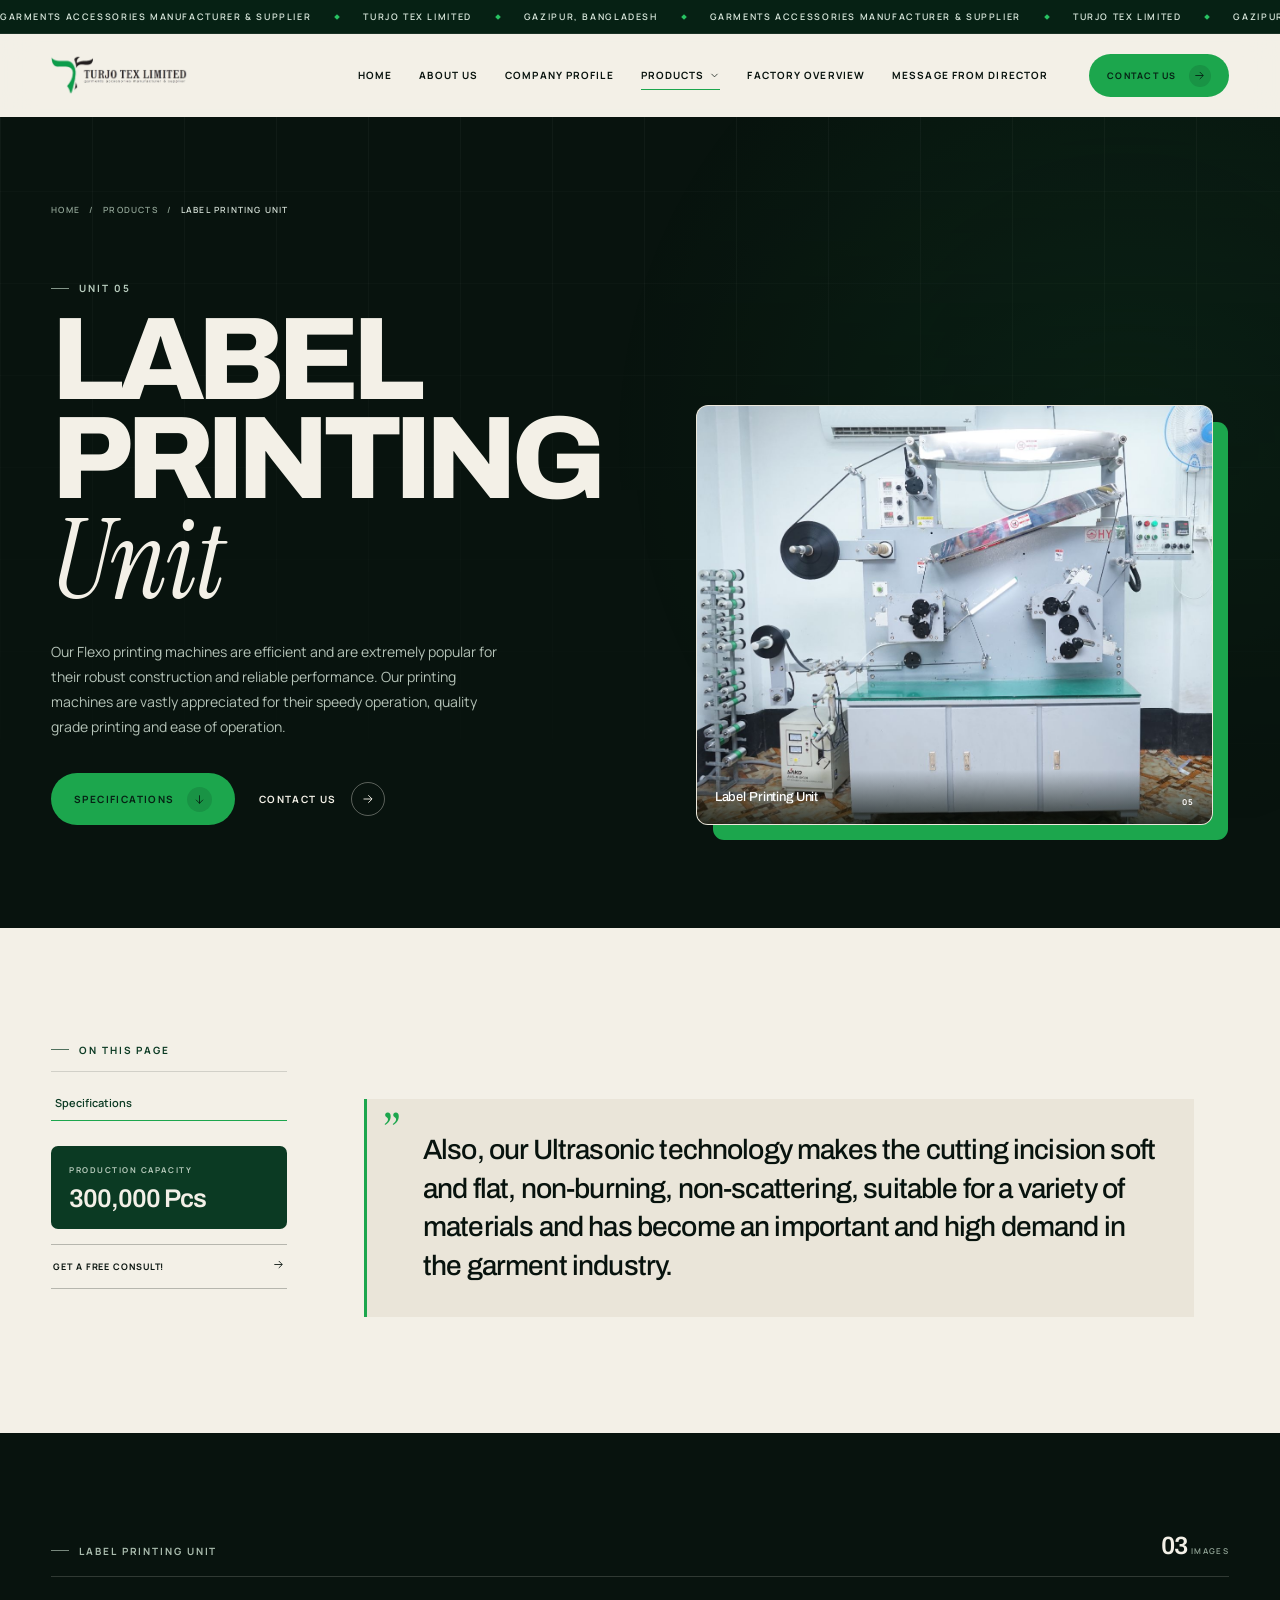
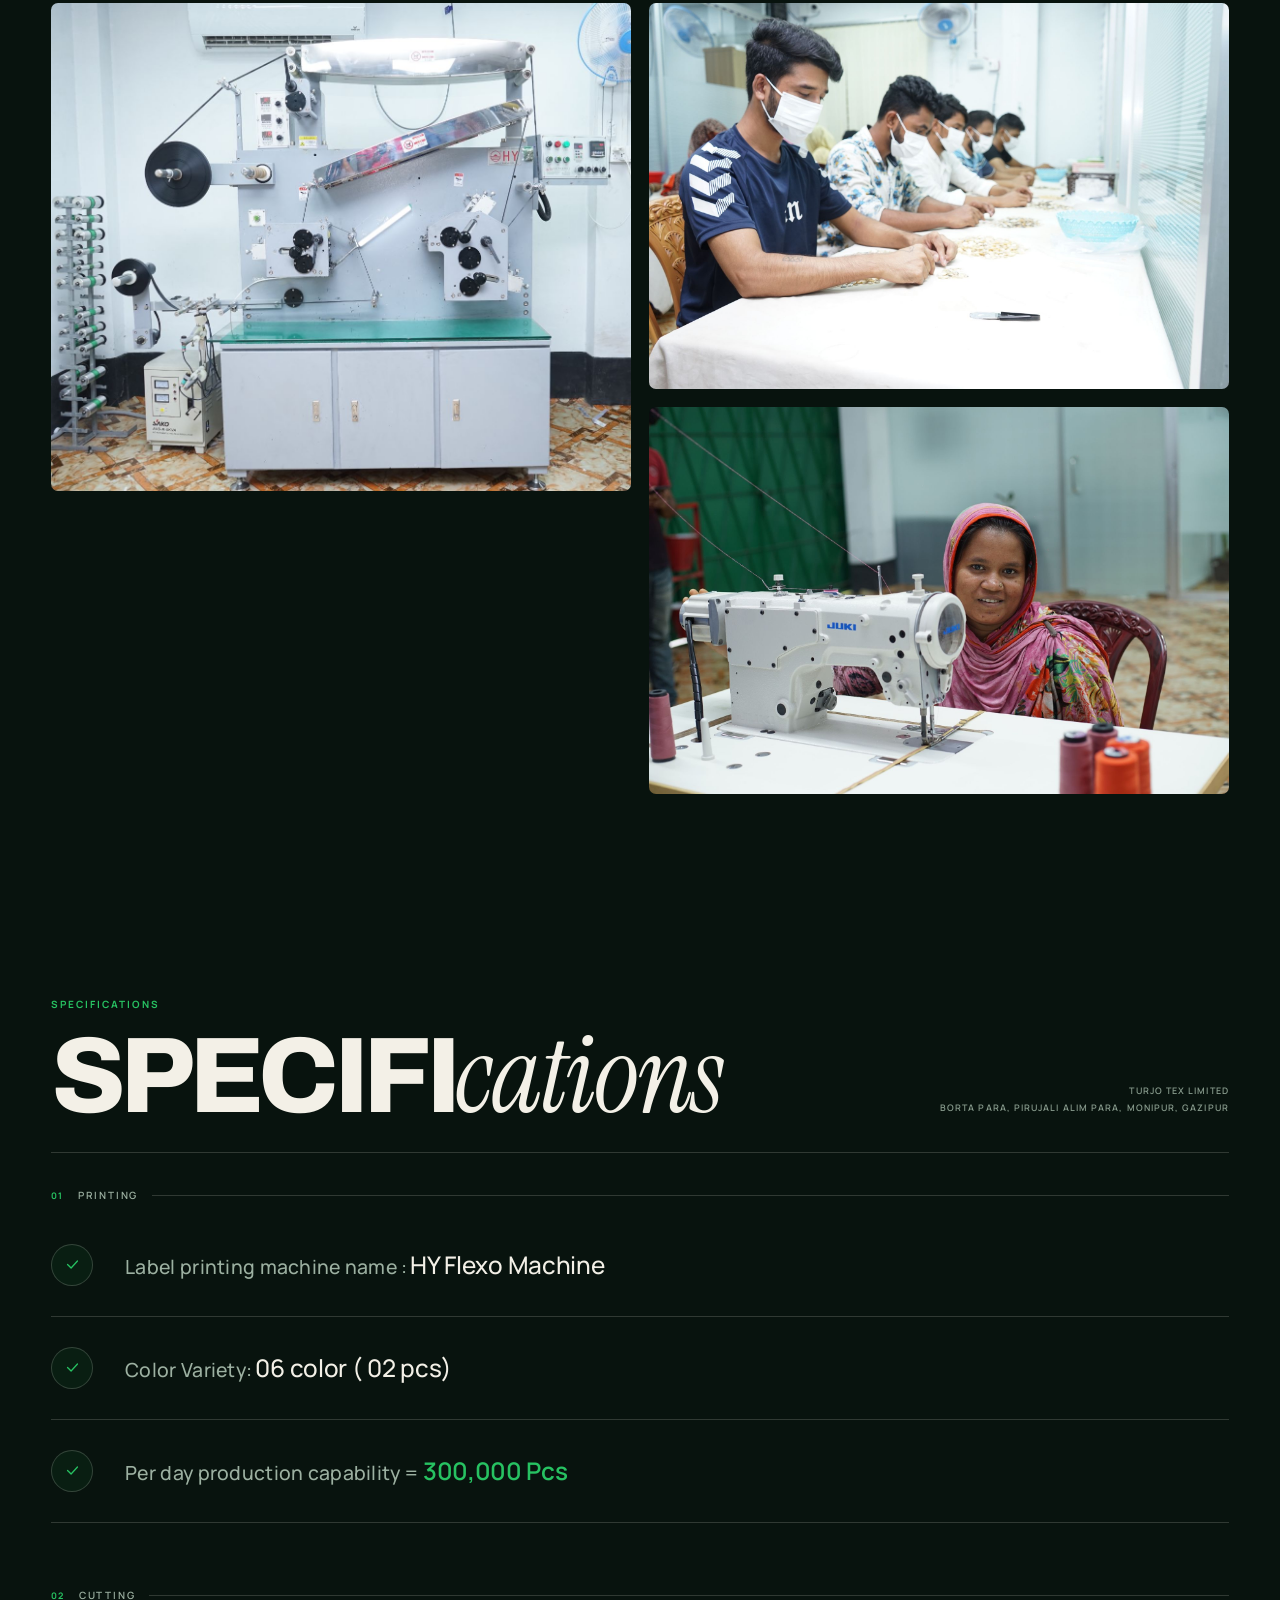
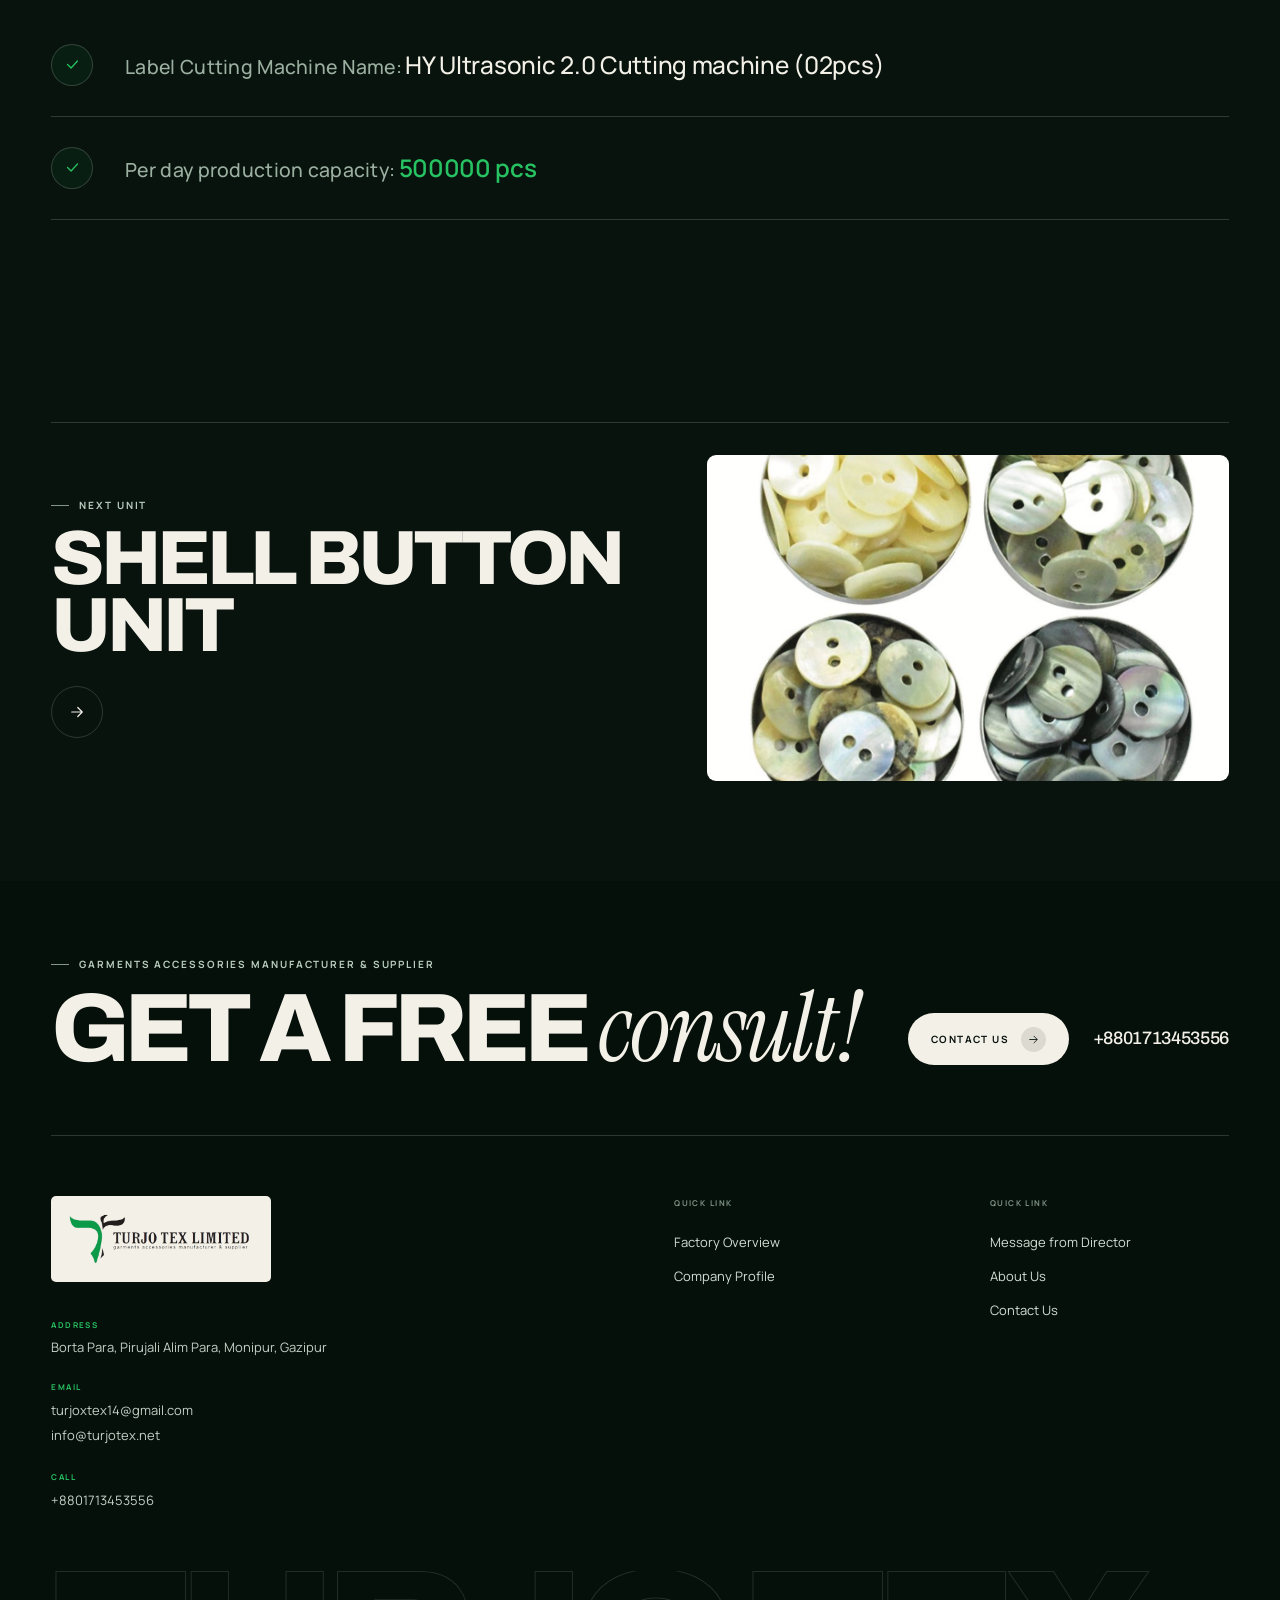
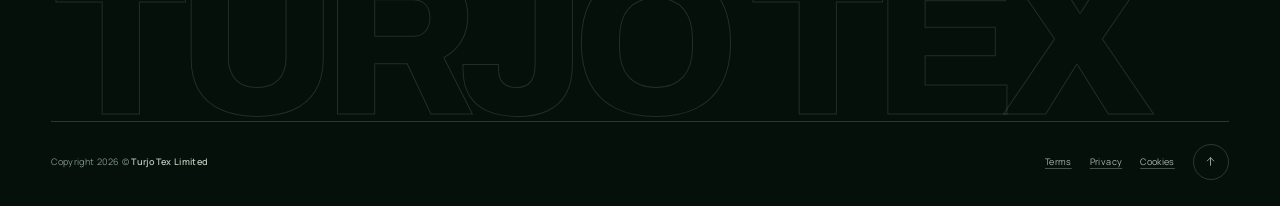
<file: label-printing-unit.html>
<!doctype html>
<html lang="en" data-page="products">
<head>
  <meta charset="utf-8">
  <meta name="viewport" content="width=device-width, initial-scale=1">
  <title>Label Printing Unit - Turjotex</title>
  <meta name="description" content="Our Flexo printing machines are efficient and are extremely popular for their robust construction and reliable performance. Our printing machines are vastly appreciated for their speedy operation, quality grade printing and ease of operation.">
  <meta name="theme-color" content="#0a1711">
  <meta property="og:title" content="Label Printing Unit - Turjotex">
  <meta property="og:description" content="Our Flexo printing machines are efficient and are extremely popular for their robust construction and reliable performance. Our printing machines are vastly appreciated for their speedy operation, quality grade printing and ease of operation.">
  <meta property="og:type" content="website">
  <meta property="og:image" content="assets/img/elastic-unit.jpg">
  <link rel="icon" type="image/png" sizes="32x32" href="assets/img/favicon-32.png?v=2">
  <link rel="icon" type="image/png" sizes="192x192" href="assets/img/favicon-192.png?v=2">
  <link rel="apple-touch-icon" href="assets/img/favicon-192.png?v=2">
  <link rel="preload" href="assets/fonts/archivo-var.woff2" as="font" type="font/woff2" crossorigin>
  <link rel="preload" href="assets/fonts/manrope-var.woff2" as="font" type="font/woff2" crossorigin>
  <link rel="stylesheet" href="css/style.css">
  <script>
    document.documentElement.classList.add('js');
    try {
      if (sessionStorage.getItem('turjotex:page-transition') === '1' && !window.matchMedia('(prefers-reduced-motion: reduce)').matches) {
        document.documentElement.classList.add('is-entering');
      }
      sessionStorage.removeItem('turjotex:page-transition');
    } catch (error) {}
  </script>
</head>
<body class="page-products" id="top">
  <a class="skip-link" href="#main">Skip to content</a>
  <div class="transition" data-transition aria-hidden="true">
  <div class="transition-panel">
    <div class="transition-mark">
      <img src="assets/img/logo-reverse.png" alt="" width="587" height="172">
      <span class="transition-line"></span>
    </div>
  </div>
</div>
  <div class="scroll-progress" aria-hidden="true"><span data-scroll-progress></span></div>
  <div class="utility">
  <div class="utility-track" aria-hidden="true"><span class="utility-bit">Garments Accessories Manufacturer &amp; Supplier</span><span class="utility-dot" aria-hidden="true"></span><span class="utility-bit">Turjo Tex Limited</span><span class="utility-dot" aria-hidden="true"></span><span class="utility-bit">Gazipur, Bangladesh</span><span class="utility-dot" aria-hidden="true"></span><span class="utility-bit">Garments Accessories Manufacturer &amp; Supplier</span><span class="utility-dot" aria-hidden="true"></span><span class="utility-bit">Turjo Tex Limited</span><span class="utility-dot" aria-hidden="true"></span><span class="utility-bit">Gazipur, Bangladesh</span><span class="utility-dot" aria-hidden="true"></span><span class="utility-bit">Garments Accessories Manufacturer &amp; Supplier</span><span class="utility-dot" aria-hidden="true"></span><span class="utility-bit">Turjo Tex Limited</span><span class="utility-dot" aria-hidden="true"></span><span class="utility-bit">Gazipur, Bangladesh</span><span class="utility-dot" aria-hidden="true"></span><span class="utility-bit">Garments Accessories Manufacturer &amp; Supplier</span><span class="utility-dot" aria-hidden="true"></span><span class="utility-bit">Turjo Tex Limited</span><span class="utility-dot" aria-hidden="true"></span><span class="utility-bit">Gazipur, Bangladesh</span><span class="utility-dot" aria-hidden="true"></span></div>
  <span class="sr-only">Garments Accessories Manufacturer &amp; Supplier</span>
</div>
  <header class="site-header" data-header>
  <div class="wrap header-inner">
    <a class="brand" href="index.html" aria-label="Turjotex - Home">
      <img src="assets/img/logo.png" width="591" height="188" alt="Turjotex">
    </a>
    <nav class="desktop-nav" aria-label="Primary">
      <a class="nav-link" href="index.html">Home</a><a class="nav-link" href="about-us.html">About Us</a><a class="nav-link" href="company-profile.html">Company Profile</a><div class="nav-mega" data-mega-wrap>
          <button class="nav-link nav-mega-btn is-active" type="button" aria-expanded="false" aria-controls="products-menu" data-mega-btn>
            Products <svg viewBox="0 0 24 24" fill="none" aria-hidden="true"><path d="m6 9 6 6 6-6" stroke="currentColor" stroke-width="1.6" stroke-linecap="round" stroke-linejoin="round"/></svg>
          </button>
          <div class="mega" data-mega>
  <div class="wrap mega-inner">
    <div class="mega-main">
      <div class="mega-head">
        <p class="eyebrow">Our Products</p>
        <span class="mega-count">07 <span>Units</span></span>
      </div>
      <div class="mega-grid">
        <a class="mega-link" href="elastic-unit.html" data-preview-link="elastic-unit">
          <span class="mega-num">01</span>
          <span class="mega-name">Elastic Unit</span>
          <span class="mega-arrow"><svg viewBox="0 0 24 24" fill="none" aria-hidden="true"><path d="M5 12h13M13 6l6 6-6 6" stroke="currentColor" stroke-width="1.6" stroke-linecap="round" stroke-linejoin="round"/></svg></span>
        </a><a class="mega-link" href="twill-tape-unit.html" data-preview-link="twill-tape-unit">
          <span class="mega-num">02</span>
          <span class="mega-name">Twill Tape Unit</span>
          <span class="mega-arrow"><svg viewBox="0 0 24 24" fill="none" aria-hidden="true"><path d="M5 12h13M13 6l6 6-6 6" stroke="currentColor" stroke-width="1.6" stroke-linecap="round" stroke-linejoin="round"/></svg></span>
        </a><a class="mega-link" href="drawstring-draw-cord-unit.html" data-preview-link="drawstring-draw-cord-unit">
          <span class="mega-num">03</span>
          <span class="mega-name">Drawstring &amp; Draw Cord Unit</span>
          <span class="mega-arrow"><svg viewBox="0 0 24 24" fill="none" aria-hidden="true"><path d="M5 12h13M13 6l6 6-6 6" stroke="currentColor" stroke-width="1.6" stroke-linecap="round" stroke-linejoin="round"/></svg></span>
        </a><a class="mega-link" href="jacquard-elastic-unit.html" data-preview-link="jacquard-elastic-unit">
          <span class="mega-num">04</span>
          <span class="mega-name">Jacquard Elastic Unit</span>
          <span class="mega-arrow"><svg viewBox="0 0 24 24" fill="none" aria-hidden="true"><path d="M5 12h13M13 6l6 6-6 6" stroke="currentColor" stroke-width="1.6" stroke-linecap="round" stroke-linejoin="round"/></svg></span>
        </a><a class="mega-link" href="label-printing-unit.html" data-preview-link="label-printing-unit">
          <span class="mega-num">05</span>
          <span class="mega-name">Label Printing Unit</span>
          <span class="mega-arrow"><svg viewBox="0 0 24 24" fill="none" aria-hidden="true"><path d="M5 12h13M13 6l6 6-6 6" stroke="currentColor" stroke-width="1.6" stroke-linecap="round" stroke-linejoin="round"/></svg></span>
        </a><a class="mega-link" href="shell-button-unit.html" data-preview-link="shell-button-unit">
          <span class="mega-num">06</span>
          <span class="mega-name">Shell Button Unit</span>
          <span class="mega-arrow"><svg viewBox="0 0 24 24" fill="none" aria-hidden="true"><path d="M5 12h13M13 6l6 6-6 6" stroke="currentColor" stroke-width="1.6" stroke-linecap="round" stroke-linejoin="round"/></svg></span>
        </a><a class="mega-link" href="thermal-sticker-printing-unit.html" data-preview-link="thermal-sticker-printing-unit">
          <span class="mega-num">07</span>
          <span class="mega-name">Thermal Sticker Printing Unit</span>
          <span class="mega-arrow"><svg viewBox="0 0 24 24" fill="none" aria-hidden="true"><path d="M5 12h13M13 6l6 6-6 6" stroke="currentColor" stroke-width="1.6" stroke-linecap="round" stroke-linejoin="round"/></svg></span>
        </a>
      </div>
    </div>
    <div class="mega-preview" aria-hidden="true">
      <img src="assets/img/elastic-unit.jpg" alt="" loading="lazy" class="is-active" data-preview-img="elastic-unit"><img src="assets/img/twill-unit-2.jpg" alt="" loading="lazy" class="" data-preview-img="twill-tape-unit"><img src="assets/img/drawstring-unit.jpg" alt="" loading="lazy" class="" data-preview-img="drawstring-draw-cord-unit"><img src="assets/img/jacquard-unit.jpg" alt="" loading="lazy" class="" data-preview-img="jacquard-elastic-unit"><img src="assets/img/label-unit.jpg" alt="" loading="lazy" class="" data-preview-img="label-printing-unit"><img src="assets/img/shell-unit.jpg" alt="" loading="lazy" class="" data-preview-img="shell-button-unit"><img src="assets/img/thermal-unit.jpg" alt="" loading="lazy" class="" data-preview-img="thermal-sticker-printing-unit">
      <div class="mega-preview-caption">
        <span data-preview-name>Elastic Unit</span>
        <span data-preview-count>01 / 07</span>
      </div>
    </div>
  </div>
</div>
        </div><a class="nav-link" href="factory-overview.html">Factory Overview</a><a class="nav-link" href="message-from-director.html">Message from Director</a>
    </nav>
    <div class="header-actions">
      <a class="btn btn--sm header-cta" href="contact-us.html">Contact Us <span class="btn-ico"><svg viewBox="0 0 24 24" fill="none" aria-hidden="true"><path d="M5 12h13M13 6l6 6-6 6" stroke="currentColor" stroke-width="1.6" stroke-linecap="round" stroke-linejoin="round"/></svg></span></a>
      <button class="menu-toggle" type="button" aria-label="Open menu" aria-expanded="false" aria-controls="mobile-menu" data-menu-toggle>
        <span class="menu-lines" aria-hidden="true"><span></span><span></span><span></span></span>
      </button>
    </div>
  </div>
</header>
  <div class="mobile-menu" id="mobile-menu" data-mobile-menu aria-hidden="true">
  <div class="mobile-menu-top">
    <a class="brand brand--mobile" href="index.html" aria-label="Turjotex - Home">
      <img src="assets/img/logo.png" width="591" height="188" alt="Turjotex">
    </a>
    <button class="mobile-close" type="button" aria-label="Close menu" data-menu-close><svg viewBox="0 0 24 24" fill="none" aria-hidden="true"><path d="M6 6l12 12M18 6L6 18" stroke="currentColor" stroke-width="1.6" stroke-linecap="round"/></svg></button>
  </div>
  <div class="mobile-menu-body">
    <nav class="mobile-nav" aria-label="Mobile">
      <a href="index.html" class=""><span>Home</span><span class="mobile-index">01</span></a><a href="about-us.html" class=""><span>About Us</span><span class="mobile-index">02</span></a><a href="company-profile.html" class=""><span>Company Profile</span><span class="mobile-index">03</span></a><a href="factory-overview.html" class=""><span>Factory Overview</span><span class="mobile-index">04</span></a><a href="message-from-director.html" class=""><span>Message from Director</span><span class="mobile-index">05</span></a><a href="contact-us.html" class=""><span>Contact Us</span><span class="mobile-index">06</span></a>
    </nav>
    <div class="mobile-products">
      <p class="eyebrow">Our Products <span>07 Units</span></p>
      <div class="mobile-product-list">
        <a href="elastic-unit.html"><span class="mobile-product-num">01</span><span>Elastic Unit</span><svg viewBox="0 0 24 24" fill="none" aria-hidden="true"><path d="M5 12h13M13 6l6 6-6 6" stroke="currentColor" stroke-width="1.6" stroke-linecap="round" stroke-linejoin="round"/></svg></a><a href="twill-tape-unit.html"><span class="mobile-product-num">02</span><span>Twill Tape Unit</span><svg viewBox="0 0 24 24" fill="none" aria-hidden="true"><path d="M5 12h13M13 6l6 6-6 6" stroke="currentColor" stroke-width="1.6" stroke-linecap="round" stroke-linejoin="round"/></svg></a><a href="drawstring-draw-cord-unit.html"><span class="mobile-product-num">03</span><span>Drawstring &amp; Draw Cord Unit</span><svg viewBox="0 0 24 24" fill="none" aria-hidden="true"><path d="M5 12h13M13 6l6 6-6 6" stroke="currentColor" stroke-width="1.6" stroke-linecap="round" stroke-linejoin="round"/></svg></a><a href="jacquard-elastic-unit.html"><span class="mobile-product-num">04</span><span>Jacquard Elastic Unit</span><svg viewBox="0 0 24 24" fill="none" aria-hidden="true"><path d="M5 12h13M13 6l6 6-6 6" stroke="currentColor" stroke-width="1.6" stroke-linecap="round" stroke-linejoin="round"/></svg></a><a href="label-printing-unit.html"><span class="mobile-product-num">05</span><span>Label Printing Unit</span><svg viewBox="0 0 24 24" fill="none" aria-hidden="true"><path d="M5 12h13M13 6l6 6-6 6" stroke="currentColor" stroke-width="1.6" stroke-linecap="round" stroke-linejoin="round"/></svg></a><a href="shell-button-unit.html"><span class="mobile-product-num">06</span><span>Shell Button Unit</span><svg viewBox="0 0 24 24" fill="none" aria-hidden="true"><path d="M5 12h13M13 6l6 6-6 6" stroke="currentColor" stroke-width="1.6" stroke-linecap="round" stroke-linejoin="round"/></svg></a><a href="thermal-sticker-printing-unit.html"><span class="mobile-product-num">07</span><span>Thermal Sticker Printing Unit</span><svg viewBox="0 0 24 24" fill="none" aria-hidden="true"><path d="M5 12h13M13 6l6 6-6 6" stroke="currentColor" stroke-width="1.6" stroke-linecap="round" stroke-linejoin="round"/></svg></a>
      </div>
    </div>
    <div class="mobile-contact">
      <a href="mailto:turjoxtex14@gmail.com">turjoxtex14@gmail.com</a>
      <a href="tel:+8801713453556">+8801713453556</a>
      <p>Borta Para, Pirujali Alim Para, Monipur, Gazipur</p>
    </div>
  </div>
  <div class="mobile-menu-foot">
    <a href="company-profile.html">Company Profile <svg viewBox="0 0 24 24" fill="none" aria-hidden="true"><path d="M5 12h13M13 6l6 6-6 6" stroke="currentColor" stroke-width="1.6" stroke-linecap="round" stroke-linejoin="round"/></svg></a>
    <span>Borta Para, Pirujali Alim Para, Monipur, Gazipur</span>
  </div>
</div>
  <main id="main">

<section class="page-hero">
  <div class="page-hero-bg" aria-hidden="true"></div>
  <div class="wrap">
    <nav class="crumbs" aria-label="Breadcrumb">
      <a href="index.html">Home</a><span>/</span><a href="index.html#products">Products</a><span>/</span><span aria-current="page">Label Printing Unit</span>
    </nav>
    <div class="page-hero-grid">
      <div class="page-hero-copy">
        <p class="eyebrow eyebrow--light">Unit 05</p>
        <h1 class="display page-title"><span class="line"><span>Label Printing</span></span><span class="line"><span><em>Unit</em></span></span></h1>
        <p class="page-intro">Our Flexo printing machines are efficient and are extremely popular for their robust construction and reliable performance. Our printing machines are vastly appreciated for their speedy operation, quality grade printing and ease of operation.</p>
        <div class="page-hero-actions">
          <a class="btn btn--primary" href="#specifications">Specifications <span class="btn-ico"><svg viewBox="0 0 24 24" fill="none" aria-hidden="true"><path d="M12 5v14M6 13l6 6 6-6" stroke="currentColor" stroke-width="1.6" stroke-linecap="round" stroke-linejoin="round"/></svg></span></a>
          <a class="link-arrow link-arrow--light" href="contact-us.html"><span>Contact Us</span><span class="link-arrow-ico"><svg viewBox="0 0 24 24" fill="none" aria-hidden="true"><path d="M5 12h13M13 6l6 6-6 6" stroke="currentColor" stroke-width="1.6" stroke-linecap="round" stroke-linejoin="round"/></svg></span></a>
        </div>
      </div>
      <figure class="page-hero-media">
        <img src="assets/img/label-unit.jpg" alt="Label Printing Unit">
        <figcaption><span>Label Printing Unit</span><span>05</span></figcaption>
      </figure>
    </div>
  </div>
</section>
<section class="unit-body section-pad">
  <div class="wrap unit-layout">
    <aside class="unit-aside">
  <div class="aside-sticky">
    <p class="eyebrow">On this page</p>
    <nav class="aside-nav" aria-label="On this page"><a href="#specifications">Specifications</a></nav>
    <div class="aside-fact">
      <p class="eyebrow eyebrow--light">Production capacity</p>
      <p class="aside-fact-value">300,000 Pcs</p>
    </div>
    <a class="aside-cta" href="contact-us.html">Get a free consult! <span><svg viewBox="0 0 24 24" fill="none" aria-hidden="true"><path d="M5 12h13M13 6l6 6-6 6" stroke="currentColor" stroke-width="1.6" stroke-linecap="round" stroke-linejoin="round"/></svg></span></a>
  </div>
</aside>
    <div class="unit-main">
      <section class="content-block" id="ultrasonic-cutting">
    
    
    <div class="inset-note" data-reveal="up">
      <span class="inset-mark" aria-hidden="true">”</span>
      <p>Also, our Ultrasonic technology makes the cutting incision soft and flat, non-burning, non-scattering, suitable for a variety of materials and has become an important and high demand in the garment industry.</p>
    </div>
  </section>
    </div>
  </div>
</section>
<section class="unit-gallery" aria-label="Label Printing Unit gallery">
  <div class="wrap">
    <div class="gallery-head" data-reveal="up">
      <p class="eyebrow eyebrow--light">Label Printing Unit</p>
      <span class="gallery-count">03 <span>Images</span></span>
    </div>
    <div class="gallery-grid" data-gallery-grid>
      <button class="gallery-item" type="button" data-gallery="label-printing-unit" data-full="assets/img/label-unit.jpg" data-caption="Label Printing Unit machinery" aria-label="Open image: Label Printing Unit machinery" data-reveal="up" style="--delay:0ms">
        <img src="assets/img/label-unit.jpg" alt="Label Printing Unit machinery" loading="lazy">
        <span class="gallery-overlay">
          <span class="gallery-num">01</span>
        </span>
      </button><button class="gallery-item" type="button" data-gallery="label-printing-unit" data-full="assets/img/factory-1.jpg" data-caption="Label finishing and inspection" aria-label="Open image: Label finishing and inspection" data-reveal="up" style="--delay:50ms">
        <img src="assets/img/factory-1.jpg" alt="Label finishing and inspection" loading="lazy">
        <span class="gallery-overlay">
          <span class="gallery-num">02</span>
        </span>
      </button><button class="gallery-item" type="button" data-gallery="label-printing-unit" data-full="assets/img/factory-3.jpg" data-caption="Label production area" aria-label="Open image: Label production area" data-reveal="up" style="--delay:100ms">
        <img src="assets/img/factory-3.jpg" alt="Label production area" loading="lazy">
        <span class="gallery-overlay">
          <span class="gallery-num">03</span>
        </span>
      </button>
    </div>
  </div>
</section>
<section class="specs-section" id="specifications" aria-labelledby="specs-title">
  <div class="wrap">
    <div class="specs-head" data-reveal="up">
      <div>
        <p class="section-index">Specifications</p>
        <h2 class="display" id="specs-title">Specifi<em>cations</em></h2>
      </div>
      <p class="specs-note">Turjo Tex Limited<br>Borta Para, Pirujali Alim Para, Monipur, Gazipur</p>
    </div>
    <div class="spec-groups">
      <div class="spec-group">
        <p class="spec-group-head"><span class="spec-group-num">01</span><span class="spec-group-name">Printing</span></p>
        <ul class="spec-list">
        <li class="spec" data-reveal="up" style="--delay:0ms">
          <span class="spec-check" aria-hidden="true"><svg viewBox="0 0 24 24" fill="none" aria-hidden="true"><path d="m5 12 5 5 9-10" stroke="currentColor" stroke-width="1.8" stroke-linecap="round" stroke-linejoin="round"/></svg></span>
          <p class="spec-line"><span class="spec-label">Label printing machine name</span><span class="spec-sep"> : </span><span class="spec-value">HY Flexo Machine</span></p>
        </li><li class="spec" data-reveal="up" style="--delay:70ms">
          <span class="spec-check" aria-hidden="true"><svg viewBox="0 0 24 24" fill="none" aria-hidden="true"><path d="m5 12 5 5 9-10" stroke="currentColor" stroke-width="1.8" stroke-linecap="round" stroke-linejoin="round"/></svg></span>
          <p class="spec-line"><span class="spec-label">Color Variety</span><span class="spec-sep">: </span><span class="spec-value">06 color ( 02 pcs)</span></p>
        </li><li class="spec spec--highlight" data-reveal="up" style="--delay:140ms">
          <span class="spec-check" aria-hidden="true"><svg viewBox="0 0 24 24" fill="none" aria-hidden="true"><path d="m5 12 5 5 9-10" stroke="currentColor" stroke-width="1.8" stroke-linecap="round" stroke-linejoin="round"/></svg></span>
          <p class="spec-line"><span class="spec-label">Per day production capability</span><span class="spec-sep"> = </span><span class="spec-value">300,000 Pcs</span></p>
        </li>
      </ul>
      </div><div class="spec-group">
        <p class="spec-group-head"><span class="spec-group-num">02</span><span class="spec-group-name">Cutting</span></p>
        <ul class="spec-list">
        <li class="spec" data-reveal="up" style="--delay:0ms">
          <span class="spec-check" aria-hidden="true"><svg viewBox="0 0 24 24" fill="none" aria-hidden="true"><path d="m5 12 5 5 9-10" stroke="currentColor" stroke-width="1.8" stroke-linecap="round" stroke-linejoin="round"/></svg></span>
          <p class="spec-line"><span class="spec-label">Label Cutting Machine Name</span><span class="spec-sep">: </span><span class="spec-value">HY Ultrasonic 2.0 Cutting machine (02pcs)</span></p>
        </li><li class="spec spec--highlight" data-reveal="up" style="--delay:70ms">
          <span class="spec-check" aria-hidden="true"><svg viewBox="0 0 24 24" fill="none" aria-hidden="true"><path d="m5 12 5 5 9-10" stroke="currentColor" stroke-width="1.8" stroke-linecap="round" stroke-linejoin="round"/></svg></span>
          <p class="spec-line"><span class="spec-label">Per day production capacity</span><span class="spec-sep">: </span><span class="spec-value">500000 pcs</span></p>
        </li>
      </ul>
      </div>
    </div>
  </div>
</section>
<section class="next-unit">
  <div class="wrap">
    <a class="next-unit-link" href="shell-button-unit.html">
      <div class="next-unit-copy">
        <p class="eyebrow eyebrow--light">Next Unit</p>
        <h2 class="display">Shell Button Unit</h2>
        <span class="next-unit-arrow"><svg viewBox="0 0 24 24" fill="none" aria-hidden="true"><path d="M5 12h13M13 6l6 6-6 6" stroke="currentColor" stroke-width="1.6" stroke-linecap="round" stroke-linejoin="round"/></svg></span>
      </div>
      <div class="next-unit-media" data-reveal="clip">
        <img src="assets/img/shell-unit.jpg" alt="Shell Button Unit" loading="lazy">
      </div>
    </a>
  </div>
</section>

  </main>
  <footer class="site-footer">
  <div class="wrap footer-cta" data-reveal="up">
    <div>
      <p class="eyebrow eyebrow--light">Garments Accessories Manufacturer &amp; Supplier</p>
      <h2>Get a free <em>consult!</em></h2>
    </div>
    <div class="footer-cta-actions">
      <a class="btn btn--light" href="contact-us.html">Contact Us <span class="btn-ico"><svg viewBox="0 0 24 24" fill="none" aria-hidden="true"><path d="M5 12h13M13 6l6 6-6 6" stroke="currentColor" stroke-width="1.6" stroke-linecap="round" stroke-linejoin="round"/></svg></span></a>
      <a class="footer-phone" href="tel:+8801713453556">+8801713453556</a>
    </div>
  </div>
  <div class="wrap footer-grid">
    <div class="footer-brand">
      <a class="footer-logo" href="index.html" aria-label="Turjotex - Home">
        <img src="assets/img/logo.png" width="591" height="188" alt="Turjotex" loading="lazy">
      </a>
      <address>
        <p class="footer-label">Address</p>
        <p>Borta Para, Pirujali Alim Para, Monipur, Gazipur</p>
      </address>
      <div class="footer-contact">
        <p class="footer-label">Email</p>
        <a href="mailto:turjoxtex14@gmail.com">turjoxtex14@gmail.com</a>
        <a href="mailto:info@turjotex.net">info@turjotex.net</a>
      </div>
      <div class="footer-contact">
        <p class="footer-label">Call</p>
        <a href="tel:+8801713453556">+8801713453556</a>
      </div>
    </div>
    <div class="footer-col">
      <h3>Quick Link</h3>
      <a href="factory-overview.html">Factory Overview</a>
      <a href="company-profile.html">Company Profile</a>
    </div>
    <div class="footer-col">
      <h3>Quick Link</h3>
      <a href="message-from-director.html">Message from Director</a>
      <a href="about-us.html">About Us</a>
      <a href="contact-us.html">Contact Us</a>
    </div>
  </div>
  <div class="footer-wordmark" aria-hidden="true">Turjo Tex</div>
  <div class="wrap footer-legal">
    <p>Copyright 2026 © <strong>Turjo Tex Limited</strong></p>
    <div class="footer-small-links">
      <a href="#" data-noop>Terms</a>
      <a href="#" data-noop>Privacy</a>
      <a href="#" data-noop>Cookies</a>
      <a class="to-top" href="#top" aria-label="Back to top"><svg viewBox="0 0 24 24" fill="none" aria-hidden="true"><path d="M12 19V5M6 11l6-6 6 6" stroke="currentColor" stroke-width="1.6" stroke-linecap="round" stroke-linejoin="round"/></svg></a>
    </div>
  </div>
</footer>
  <div class="lightbox" data-lightbox aria-hidden="true">
  <div class="lightbox-backdrop" data-lightbox-close></div>
  <div class="lightbox-inner" role="dialog" aria-modal="true" aria-label="Image gallery">
    <div class="lightbox-bar">
      <span class="lightbox-count" data-lightbox-count>01 / 03</span>
      <button class="lightbox-btn" type="button" aria-label="Close gallery" data-lightbox-close><svg viewBox="0 0 24 24" fill="none" aria-hidden="true"><path d="M6 6l12 12M18 6L6 18" stroke="currentColor" stroke-width="1.6" stroke-linecap="round"/></svg></button>
    </div>
    <button class="lightbox-nav lightbox-prev" type="button" aria-label="Previous image" data-lightbox-prev><svg viewBox="0 0 24 24" fill="none" aria-hidden="true"><path d="M19 12H6M11 6l-6 6 6 6" stroke="currentColor" stroke-width="1.6" stroke-linecap="round" stroke-linejoin="round"/></svg></button>
    <figure class="lightbox-figure">
      <img alt="" data-lightbox-img>
      <figcaption data-lightbox-caption></figcaption>
    </figure>
    <button class="lightbox-nav lightbox-next" type="button" aria-label="Next image" data-lightbox-next><svg viewBox="0 0 24 24" fill="none" aria-hidden="true"><path d="M5 12h13M13 6l6 6-6 6" stroke="currentColor" stroke-width="1.6" stroke-linecap="round" stroke-linejoin="round"/></svg></button>
  </div>
</div>
  <a class="wa-float" href="https://wa.me/8801713453556?text=Hello!%20I'm%20interested%20to%20discuss%20regarding%20your%20products." target="_blank" rel="noopener" aria-label="Contact Us on WhatsApp">
  <svg viewBox="0 0 24 24" fill="none" aria-hidden="true"><path d="M20 11.6a8 8 0 0 1-11.8 7L4 20l1.3-4.1A8 8 0 1 1 20 11.6Z" stroke="currentColor" stroke-width="1.5" stroke-linejoin="round"/><path d="M9 9.2c.3 1.4 1.9 3 3.3 3.4l1.1-1.1 2.3 1.2c-.2 1.1-1.1 1.9-2.3 1.8-2.8-.3-5.5-3-5.8-5.8C7.5 7.6 8.3 6.7 9.4 6.5l1.2 2.3L9 9.2Z" fill="currentColor"/></svg><span>Contact Us</span>
</a>
  <script src="js/main.js"></script>
</body>
</html>
</file>
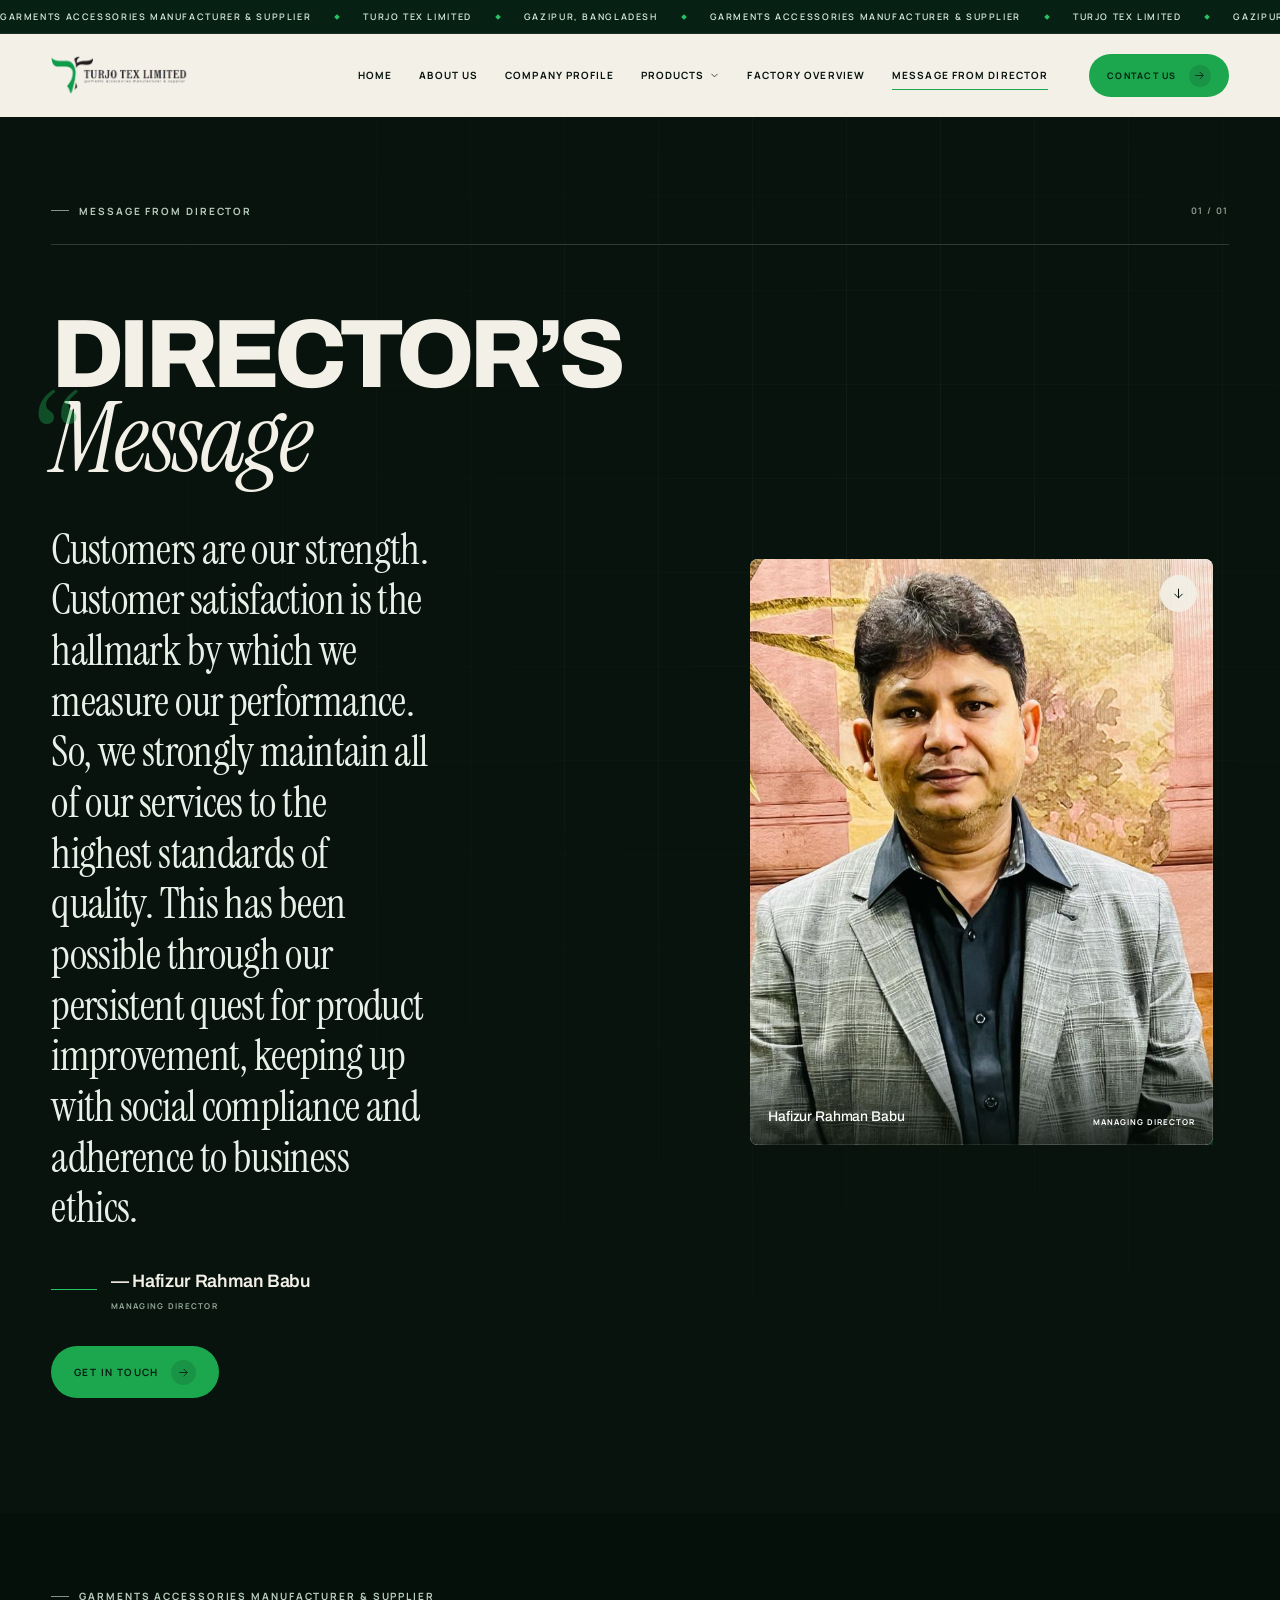
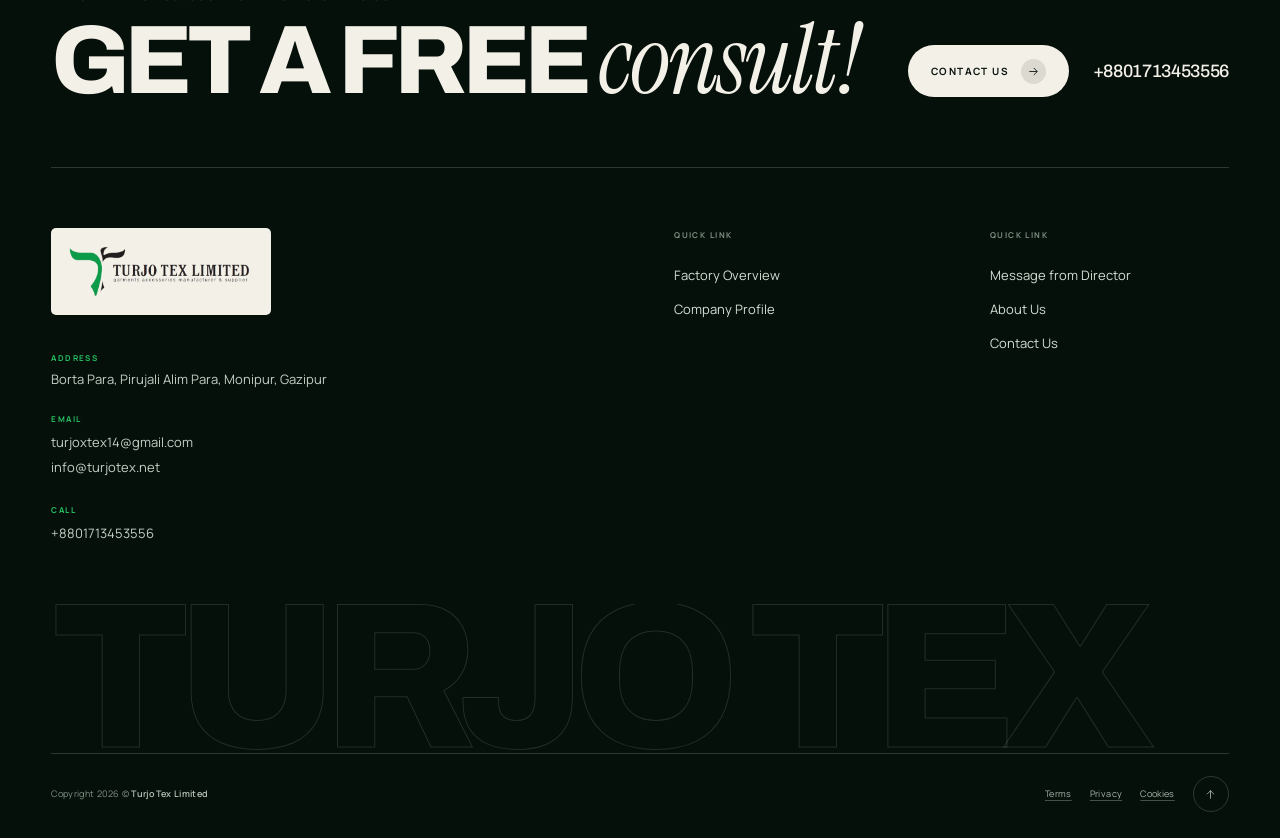
<file: message-from-director.html>
<!doctype html>
<html lang="en" data-page="director">
<head>
  <meta charset="utf-8">
  <meta name="viewport" content="width=device-width, initial-scale=1">
  <title>Message from Director - Turjotex</title>
  <meta name="description" content="A message from Hafizur Rahman Babu, Managing Director of Turjo Tex Limited: customer satisfaction is the hallmark by which we measure our performance.">
  <meta name="theme-color" content="#0a1711">
  <meta property="og:title" content="Message from Director - Turjotex">
  <meta property="og:description" content="A message from Hafizur Rahman Babu, Managing Director of Turjo Tex Limited: customer satisfaction is the hallmark by which we measure our performance.">
  <meta property="og:type" content="website">
  <meta property="og:image" content="assets/img/elastic-unit.jpg">
  <link rel="icon" type="image/png" sizes="32x32" href="assets/img/favicon-32.png?v=2">
  <link rel="icon" type="image/png" sizes="192x192" href="assets/img/favicon-192.png?v=2">
  <link rel="apple-touch-icon" href="assets/img/favicon-192.png?v=2">
  <link rel="preload" href="assets/fonts/archivo-var.woff2" as="font" type="font/woff2" crossorigin>
  <link rel="preload" href="assets/fonts/manrope-var.woff2" as="font" type="font/woff2" crossorigin>
  <link rel="stylesheet" href="css/style.css">
  <script>
    document.documentElement.classList.add('js');
    try {
      if (sessionStorage.getItem('turjotex:page-transition') === '1' && !window.matchMedia('(prefers-reduced-motion: reduce)').matches) {
        document.documentElement.classList.add('is-entering');
      }
      sessionStorage.removeItem('turjotex:page-transition');
    } catch (error) {}
  </script>
</head>
<body class="page-director" id="top">
  <a class="skip-link" href="#main">Skip to content</a>
  <div class="transition" data-transition aria-hidden="true">
  <div class="transition-panel">
    <div class="transition-mark">
      <img src="assets/img/logo-reverse.png" alt="" width="587" height="172">
      <span class="transition-line"></span>
    </div>
  </div>
</div>
  <div class="scroll-progress" aria-hidden="true"><span data-scroll-progress></span></div>
  <div class="utility">
  <div class="utility-track" aria-hidden="true"><span class="utility-bit">Garments Accessories Manufacturer &amp; Supplier</span><span class="utility-dot" aria-hidden="true"></span><span class="utility-bit">Turjo Tex Limited</span><span class="utility-dot" aria-hidden="true"></span><span class="utility-bit">Gazipur, Bangladesh</span><span class="utility-dot" aria-hidden="true"></span><span class="utility-bit">Garments Accessories Manufacturer &amp; Supplier</span><span class="utility-dot" aria-hidden="true"></span><span class="utility-bit">Turjo Tex Limited</span><span class="utility-dot" aria-hidden="true"></span><span class="utility-bit">Gazipur, Bangladesh</span><span class="utility-dot" aria-hidden="true"></span><span class="utility-bit">Garments Accessories Manufacturer &amp; Supplier</span><span class="utility-dot" aria-hidden="true"></span><span class="utility-bit">Turjo Tex Limited</span><span class="utility-dot" aria-hidden="true"></span><span class="utility-bit">Gazipur, Bangladesh</span><span class="utility-dot" aria-hidden="true"></span><span class="utility-bit">Garments Accessories Manufacturer &amp; Supplier</span><span class="utility-dot" aria-hidden="true"></span><span class="utility-bit">Turjo Tex Limited</span><span class="utility-dot" aria-hidden="true"></span><span class="utility-bit">Gazipur, Bangladesh</span><span class="utility-dot" aria-hidden="true"></span></div>
  <span class="sr-only">Garments Accessories Manufacturer &amp; Supplier</span>
</div>
  <header class="site-header" data-header>
  <div class="wrap header-inner">
    <a class="brand" href="index.html" aria-label="Turjotex - Home">
      <img src="assets/img/logo.png" width="591" height="188" alt="Turjotex">
    </a>
    <nav class="desktop-nav" aria-label="Primary">
      <a class="nav-link" href="index.html">Home</a><a class="nav-link" href="about-us.html">About Us</a><a class="nav-link" href="company-profile.html">Company Profile</a><div class="nav-mega" data-mega-wrap>
          <button class="nav-link nav-mega-btn" type="button" aria-expanded="false" aria-controls="products-menu" data-mega-btn>
            Products <svg viewBox="0 0 24 24" fill="none" aria-hidden="true"><path d="m6 9 6 6 6-6" stroke="currentColor" stroke-width="1.6" stroke-linecap="round" stroke-linejoin="round"/></svg>
          </button>
          <div class="mega" data-mega>
  <div class="wrap mega-inner">
    <div class="mega-main">
      <div class="mega-head">
        <p class="eyebrow">Our Products</p>
        <span class="mega-count">07 <span>Units</span></span>
      </div>
      <div class="mega-grid">
        <a class="mega-link" href="elastic-unit.html" data-preview-link="elastic-unit">
          <span class="mega-num">01</span>
          <span class="mega-name">Elastic Unit</span>
          <span class="mega-arrow"><svg viewBox="0 0 24 24" fill="none" aria-hidden="true"><path d="M5 12h13M13 6l6 6-6 6" stroke="currentColor" stroke-width="1.6" stroke-linecap="round" stroke-linejoin="round"/></svg></span>
        </a><a class="mega-link" href="twill-tape-unit.html" data-preview-link="twill-tape-unit">
          <span class="mega-num">02</span>
          <span class="mega-name">Twill Tape Unit</span>
          <span class="mega-arrow"><svg viewBox="0 0 24 24" fill="none" aria-hidden="true"><path d="M5 12h13M13 6l6 6-6 6" stroke="currentColor" stroke-width="1.6" stroke-linecap="round" stroke-linejoin="round"/></svg></span>
        </a><a class="mega-link" href="drawstring-draw-cord-unit.html" data-preview-link="drawstring-draw-cord-unit">
          <span class="mega-num">03</span>
          <span class="mega-name">Drawstring &amp; Draw Cord Unit</span>
          <span class="mega-arrow"><svg viewBox="0 0 24 24" fill="none" aria-hidden="true"><path d="M5 12h13M13 6l6 6-6 6" stroke="currentColor" stroke-width="1.6" stroke-linecap="round" stroke-linejoin="round"/></svg></span>
        </a><a class="mega-link" href="jacquard-elastic-unit.html" data-preview-link="jacquard-elastic-unit">
          <span class="mega-num">04</span>
          <span class="mega-name">Jacquard Elastic Unit</span>
          <span class="mega-arrow"><svg viewBox="0 0 24 24" fill="none" aria-hidden="true"><path d="M5 12h13M13 6l6 6-6 6" stroke="currentColor" stroke-width="1.6" stroke-linecap="round" stroke-linejoin="round"/></svg></span>
        </a><a class="mega-link" href="label-printing-unit.html" data-preview-link="label-printing-unit">
          <span class="mega-num">05</span>
          <span class="mega-name">Label Printing Unit</span>
          <span class="mega-arrow"><svg viewBox="0 0 24 24" fill="none" aria-hidden="true"><path d="M5 12h13M13 6l6 6-6 6" stroke="currentColor" stroke-width="1.6" stroke-linecap="round" stroke-linejoin="round"/></svg></span>
        </a><a class="mega-link" href="shell-button-unit.html" data-preview-link="shell-button-unit">
          <span class="mega-num">06</span>
          <span class="mega-name">Shell Button Unit</span>
          <span class="mega-arrow"><svg viewBox="0 0 24 24" fill="none" aria-hidden="true"><path d="M5 12h13M13 6l6 6-6 6" stroke="currentColor" stroke-width="1.6" stroke-linecap="round" stroke-linejoin="round"/></svg></span>
        </a><a class="mega-link" href="thermal-sticker-printing-unit.html" data-preview-link="thermal-sticker-printing-unit">
          <span class="mega-num">07</span>
          <span class="mega-name">Thermal Sticker Printing Unit</span>
          <span class="mega-arrow"><svg viewBox="0 0 24 24" fill="none" aria-hidden="true"><path d="M5 12h13M13 6l6 6-6 6" stroke="currentColor" stroke-width="1.6" stroke-linecap="round" stroke-linejoin="round"/></svg></span>
        </a>
      </div>
    </div>
    <div class="mega-preview" aria-hidden="true">
      <img src="assets/img/elastic-unit.jpg" alt="" loading="lazy" class="is-active" data-preview-img="elastic-unit"><img src="assets/img/twill-unit-2.jpg" alt="" loading="lazy" class="" data-preview-img="twill-tape-unit"><img src="assets/img/drawstring-unit.jpg" alt="" loading="lazy" class="" data-preview-img="drawstring-draw-cord-unit"><img src="assets/img/jacquard-unit.jpg" alt="" loading="lazy" class="" data-preview-img="jacquard-elastic-unit"><img src="assets/img/label-unit.jpg" alt="" loading="lazy" class="" data-preview-img="label-printing-unit"><img src="assets/img/shell-unit.jpg" alt="" loading="lazy" class="" data-preview-img="shell-button-unit"><img src="assets/img/thermal-unit.jpg" alt="" loading="lazy" class="" data-preview-img="thermal-sticker-printing-unit">
      <div class="mega-preview-caption">
        <span data-preview-name>Elastic Unit</span>
        <span data-preview-count>01 / 07</span>
      </div>
    </div>
  </div>
</div>
        </div><a class="nav-link" href="factory-overview.html">Factory Overview</a><a class="nav-link is-active" href="message-from-director.html" aria-current="page">Message from Director</a>
    </nav>
    <div class="header-actions">
      <a class="btn btn--sm header-cta" href="contact-us.html">Contact Us <span class="btn-ico"><svg viewBox="0 0 24 24" fill="none" aria-hidden="true"><path d="M5 12h13M13 6l6 6-6 6" stroke="currentColor" stroke-width="1.6" stroke-linecap="round" stroke-linejoin="round"/></svg></span></a>
      <button class="menu-toggle" type="button" aria-label="Open menu" aria-expanded="false" aria-controls="mobile-menu" data-menu-toggle>
        <span class="menu-lines" aria-hidden="true"><span></span><span></span><span></span></span>
      </button>
    </div>
  </div>
</header>
  <div class="mobile-menu" id="mobile-menu" data-mobile-menu aria-hidden="true">
  <div class="mobile-menu-top">
    <a class="brand brand--mobile" href="index.html" aria-label="Turjotex - Home">
      <img src="assets/img/logo.png" width="591" height="188" alt="Turjotex">
    </a>
    <button class="mobile-close" type="button" aria-label="Close menu" data-menu-close><svg viewBox="0 0 24 24" fill="none" aria-hidden="true"><path d="M6 6l12 12M18 6L6 18" stroke="currentColor" stroke-width="1.6" stroke-linecap="round"/></svg></button>
  </div>
  <div class="mobile-menu-body">
    <nav class="mobile-nav" aria-label="Mobile">
      <a href="index.html" class=""><span>Home</span><span class="mobile-index">01</span></a><a href="about-us.html" class=""><span>About Us</span><span class="mobile-index">02</span></a><a href="company-profile.html" class=""><span>Company Profile</span><span class="mobile-index">03</span></a><a href="factory-overview.html" class=""><span>Factory Overview</span><span class="mobile-index">04</span></a><a href="message-from-director.html" class="is-active"><span>Message from Director</span><span class="mobile-index">05</span></a><a href="contact-us.html" class=""><span>Contact Us</span><span class="mobile-index">06</span></a>
    </nav>
    <div class="mobile-products">
      <p class="eyebrow">Our Products <span>07 Units</span></p>
      <div class="mobile-product-list">
        <a href="elastic-unit.html"><span class="mobile-product-num">01</span><span>Elastic Unit</span><svg viewBox="0 0 24 24" fill="none" aria-hidden="true"><path d="M5 12h13M13 6l6 6-6 6" stroke="currentColor" stroke-width="1.6" stroke-linecap="round" stroke-linejoin="round"/></svg></a><a href="twill-tape-unit.html"><span class="mobile-product-num">02</span><span>Twill Tape Unit</span><svg viewBox="0 0 24 24" fill="none" aria-hidden="true"><path d="M5 12h13M13 6l6 6-6 6" stroke="currentColor" stroke-width="1.6" stroke-linecap="round" stroke-linejoin="round"/></svg></a><a href="drawstring-draw-cord-unit.html"><span class="mobile-product-num">03</span><span>Drawstring &amp; Draw Cord Unit</span><svg viewBox="0 0 24 24" fill="none" aria-hidden="true"><path d="M5 12h13M13 6l6 6-6 6" stroke="currentColor" stroke-width="1.6" stroke-linecap="round" stroke-linejoin="round"/></svg></a><a href="jacquard-elastic-unit.html"><span class="mobile-product-num">04</span><span>Jacquard Elastic Unit</span><svg viewBox="0 0 24 24" fill="none" aria-hidden="true"><path d="M5 12h13M13 6l6 6-6 6" stroke="currentColor" stroke-width="1.6" stroke-linecap="round" stroke-linejoin="round"/></svg></a><a href="label-printing-unit.html"><span class="mobile-product-num">05</span><span>Label Printing Unit</span><svg viewBox="0 0 24 24" fill="none" aria-hidden="true"><path d="M5 12h13M13 6l6 6-6 6" stroke="currentColor" stroke-width="1.6" stroke-linecap="round" stroke-linejoin="round"/></svg></a><a href="shell-button-unit.html"><span class="mobile-product-num">06</span><span>Shell Button Unit</span><svg viewBox="0 0 24 24" fill="none" aria-hidden="true"><path d="M5 12h13M13 6l6 6-6 6" stroke="currentColor" stroke-width="1.6" stroke-linecap="round" stroke-linejoin="round"/></svg></a><a href="thermal-sticker-printing-unit.html"><span class="mobile-product-num">07</span><span>Thermal Sticker Printing Unit</span><svg viewBox="0 0 24 24" fill="none" aria-hidden="true"><path d="M5 12h13M13 6l6 6-6 6" stroke="currentColor" stroke-width="1.6" stroke-linecap="round" stroke-linejoin="round"/></svg></a>
      </div>
    </div>
    <div class="mobile-contact">
      <a href="mailto:turjoxtex14@gmail.com">turjoxtex14@gmail.com</a>
      <a href="tel:+8801713453556">+8801713453556</a>
      <p>Borta Para, Pirujali Alim Para, Monipur, Gazipur</p>
    </div>
  </div>
  <div class="mobile-menu-foot">
    <a href="company-profile.html">Company Profile <svg viewBox="0 0 24 24" fill="none" aria-hidden="true"><path d="M5 12h13M13 6l6 6-6 6" stroke="currentColor" stroke-width="1.6" stroke-linecap="round" stroke-linejoin="round"/></svg></a>
    <span>Borta Para, Pirujali Alim Para, Monipur, Gazipur</span>
  </div>
</div>
  <main id="main">

<section class="director-hero">
  <div class="director-grid-lines" aria-hidden="true"></div>
  <div class="wrap director-inner">
    <div class="director-head">
      <p class="eyebrow eyebrow--light">Message from Director</p>
      <span class="director-index">01 / 01</span>
    </div>
    <div class="director-grid">
      <div class="director-quote-wrap">
        <span class="director-quote-mark" aria-hidden="true">“</span>
        <h1 class="director-title">Director’s <em>Message</em></h1>
        <blockquote class="director-quote" data-quote>Customers are our strength. Customer satisfaction is the hallmark by which we measure our performance. So, we strongly maintain all of our services to the highest standards of quality. This has been possible through our persistent quest for product improvement, keeping up with social compliance and adherence to business ethics.</blockquote>
        <div class="director-attribution" data-reveal="up">
          <span class="director-attribution-line"></span>
          <div>
            <p class="director-name">— Hafizur Rahman Babu</p>
            <p class="director-role">MANAGING DIRECTOR</p>
          </div>
        </div>
        <a class="btn btn--primary" href="contact-us.html">Get in touch <span class="btn-ico"><svg viewBox="0 0 24 24" fill="none" aria-hidden="true"><path d="M5 12h13M13 6l6 6-6 6" stroke="currentColor" stroke-width="1.6" stroke-linecap="round" stroke-linejoin="round"/></svg></span></a>
      </div>
      <figure class="director-portrait" data-reveal="clip">
        <img src="assets/img/team-hafizur.jpg" alt="Hafizur Rahman Babu" loading="lazy">
        <figcaption>
          <span>Hafizur Rahman Babu</span>
          <span>MANAGING DIRECTOR</span>
        </figcaption>
        <span class="director-portrait-mark" aria-hidden="true"><svg viewBox="0 0 24 24" fill="none" aria-hidden="true"><path d="M12 5v14M6 13l6 6 6-6" stroke="currentColor" stroke-width="1.6" stroke-linecap="round" stroke-linejoin="round"/></svg></span>
      </figure>
    </div>
  </div>
</section>

  </main>
  <footer class="site-footer">
  <div class="wrap footer-cta" data-reveal="up">
    <div>
      <p class="eyebrow eyebrow--light">Garments Accessories Manufacturer &amp; Supplier</p>
      <h2>Get a free <em>consult!</em></h2>
    </div>
    <div class="footer-cta-actions">
      <a class="btn btn--light" href="contact-us.html">Contact Us <span class="btn-ico"><svg viewBox="0 0 24 24" fill="none" aria-hidden="true"><path d="M5 12h13M13 6l6 6-6 6" stroke="currentColor" stroke-width="1.6" stroke-linecap="round" stroke-linejoin="round"/></svg></span></a>
      <a class="footer-phone" href="tel:+8801713453556">+8801713453556</a>
    </div>
  </div>
  <div class="wrap footer-grid">
    <div class="footer-brand">
      <a class="footer-logo" href="index.html" aria-label="Turjotex - Home">
        <img src="assets/img/logo.png" width="591" height="188" alt="Turjotex" loading="lazy">
      </a>
      <address>
        <p class="footer-label">Address</p>
        <p>Borta Para, Pirujali Alim Para, Monipur, Gazipur</p>
      </address>
      <div class="footer-contact">
        <p class="footer-label">Email</p>
        <a href="mailto:turjoxtex14@gmail.com">turjoxtex14@gmail.com</a>
        <a href="mailto:info@turjotex.net">info@turjotex.net</a>
      </div>
      <div class="footer-contact">
        <p class="footer-label">Call</p>
        <a href="tel:+8801713453556">+8801713453556</a>
      </div>
    </div>
    <div class="footer-col">
      <h3>Quick Link</h3>
      <a href="factory-overview.html">Factory Overview</a>
      <a href="company-profile.html">Company Profile</a>
    </div>
    <div class="footer-col">
      <h3>Quick Link</h3>
      <a href="message-from-director.html">Message from Director</a>
      <a href="about-us.html">About Us</a>
      <a href="contact-us.html">Contact Us</a>
    </div>
  </div>
  <div class="footer-wordmark" aria-hidden="true">Turjo Tex</div>
  <div class="wrap footer-legal">
    <p>Copyright 2026 © <strong>Turjo Tex Limited</strong></p>
    <div class="footer-small-links">
      <a href="#" data-noop>Terms</a>
      <a href="#" data-noop>Privacy</a>
      <a href="#" data-noop>Cookies</a>
      <a class="to-top" href="#top" aria-label="Back to top"><svg viewBox="0 0 24 24" fill="none" aria-hidden="true"><path d="M12 19V5M6 11l6-6 6 6" stroke="currentColor" stroke-width="1.6" stroke-linecap="round" stroke-linejoin="round"/></svg></a>
    </div>
  </div>
</footer>
  <div class="lightbox" data-lightbox aria-hidden="true">
  <div class="lightbox-backdrop" data-lightbox-close></div>
  <div class="lightbox-inner" role="dialog" aria-modal="true" aria-label="Image gallery">
    <div class="lightbox-bar">
      <span class="lightbox-count" data-lightbox-count>01 / 03</span>
      <button class="lightbox-btn" type="button" aria-label="Close gallery" data-lightbox-close><svg viewBox="0 0 24 24" fill="none" aria-hidden="true"><path d="M6 6l12 12M18 6L6 18" stroke="currentColor" stroke-width="1.6" stroke-linecap="round"/></svg></button>
    </div>
    <button class="lightbox-nav lightbox-prev" type="button" aria-label="Previous image" data-lightbox-prev><svg viewBox="0 0 24 24" fill="none" aria-hidden="true"><path d="M19 12H6M11 6l-6 6 6 6" stroke="currentColor" stroke-width="1.6" stroke-linecap="round" stroke-linejoin="round"/></svg></button>
    <figure class="lightbox-figure">
      <img alt="" data-lightbox-img>
      <figcaption data-lightbox-caption></figcaption>
    </figure>
    <button class="lightbox-nav lightbox-next" type="button" aria-label="Next image" data-lightbox-next><svg viewBox="0 0 24 24" fill="none" aria-hidden="true"><path d="M5 12h13M13 6l6 6-6 6" stroke="currentColor" stroke-width="1.6" stroke-linecap="round" stroke-linejoin="round"/></svg></button>
  </div>
</div>
  <a class="wa-float" href="https://wa.me/8801713453556?text=Hello!%20I'm%20interested%20to%20discuss%20regarding%20your%20products." target="_blank" rel="noopener" aria-label="Contact Us on WhatsApp">
  <svg viewBox="0 0 24 24" fill="none" aria-hidden="true"><path d="M20 11.6a8 8 0 0 1-11.8 7L4 20l1.3-4.1A8 8 0 1 1 20 11.6Z" stroke="currentColor" stroke-width="1.5" stroke-linejoin="round"/><path d="M9 9.2c.3 1.4 1.9 3 3.3 3.4l1.1-1.1 2.3 1.2c-.2 1.1-1.1 1.9-2.3 1.8-2.8-.3-5.5-3-5.8-5.8C7.5 7.6 8.3 6.7 9.4 6.5l1.2 2.3L9 9.2Z" fill="currentColor"/></svg><span>Contact Us</span>
</a>
  <script src="js/main.js"></script>
</body>
</html>
</file>
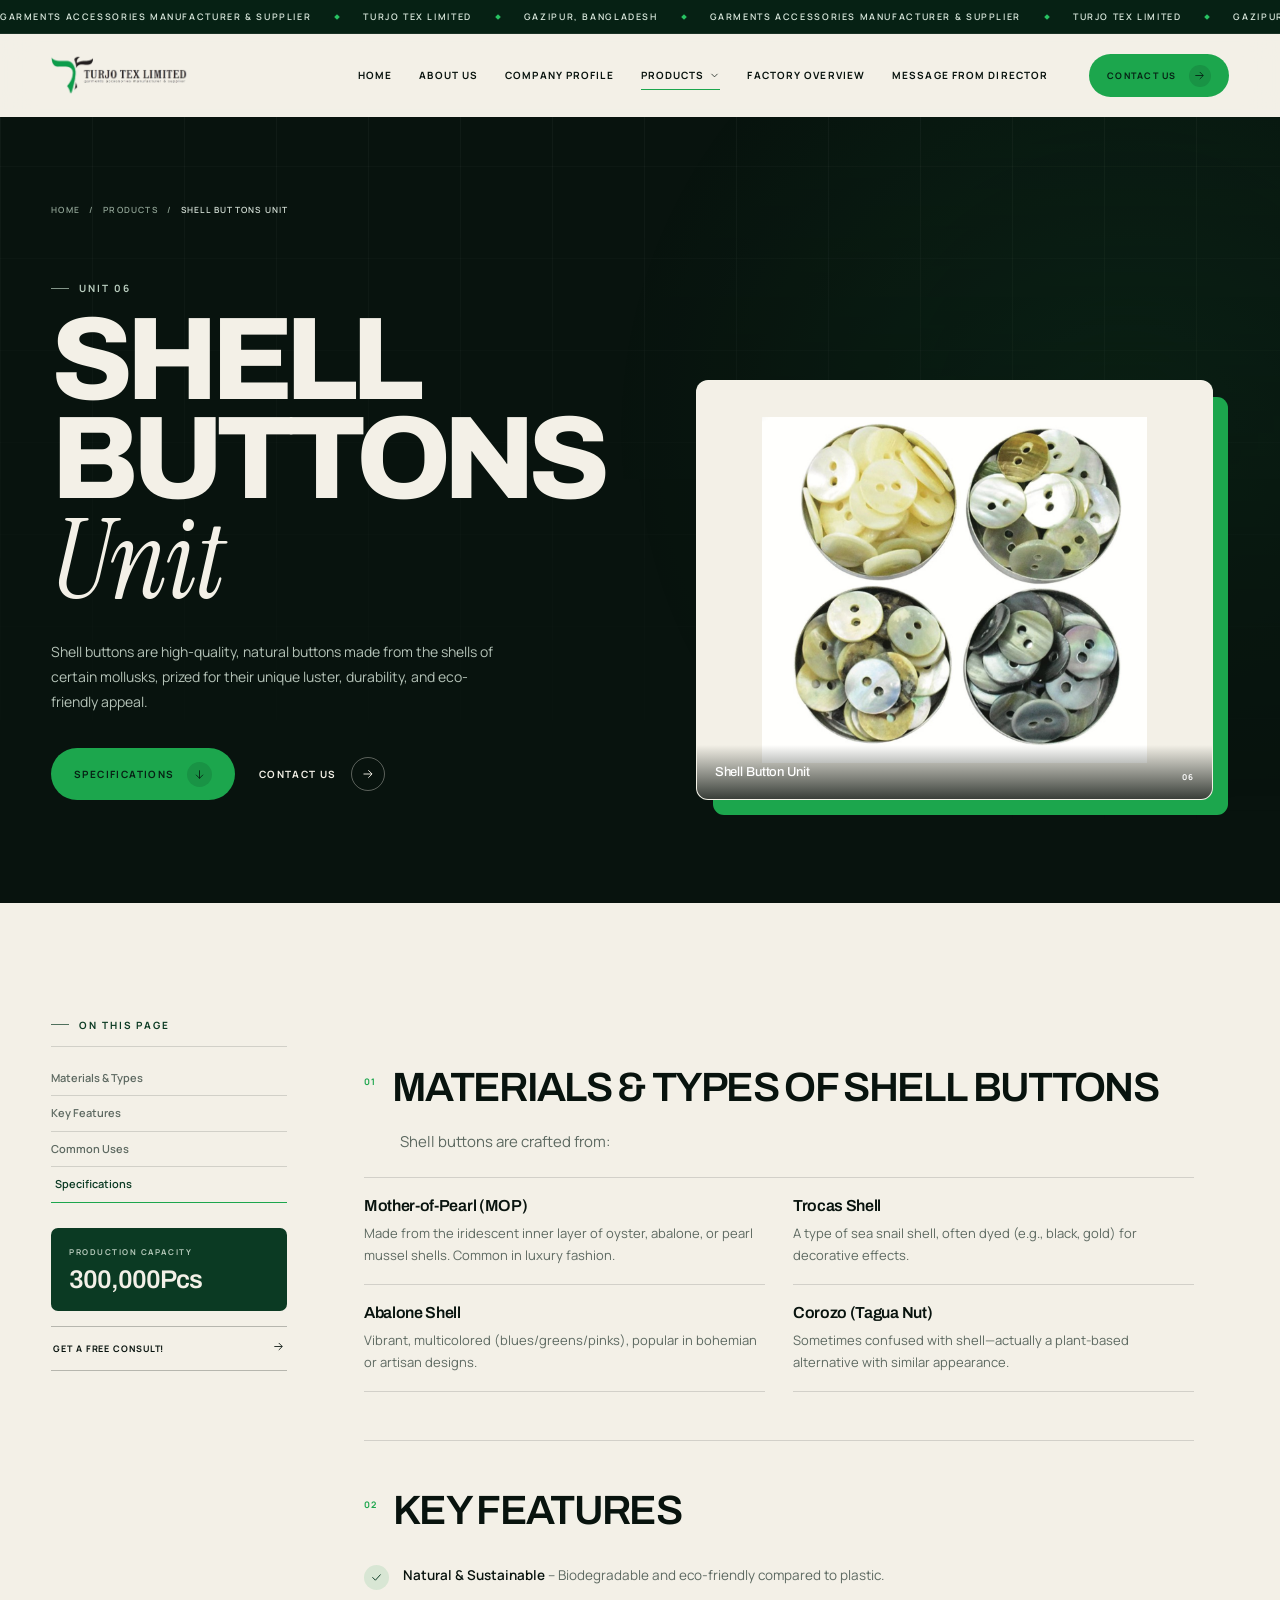
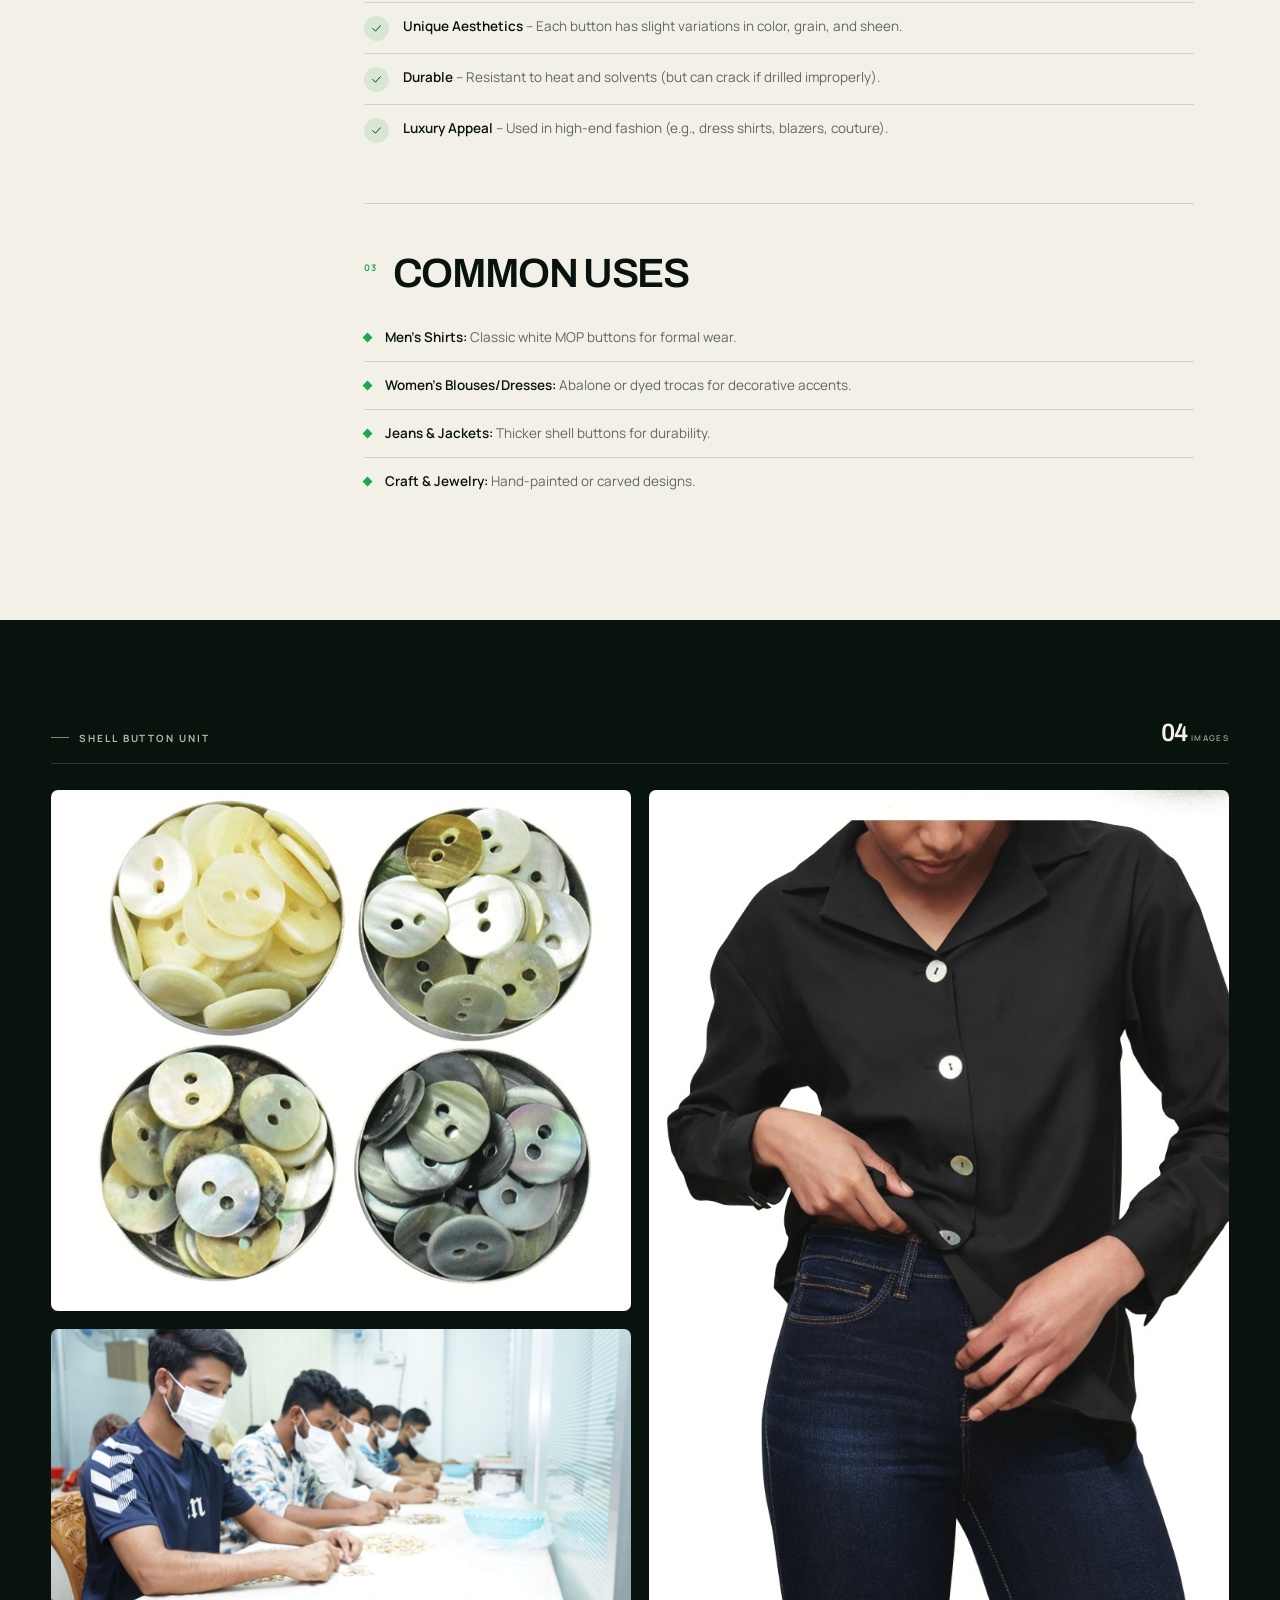
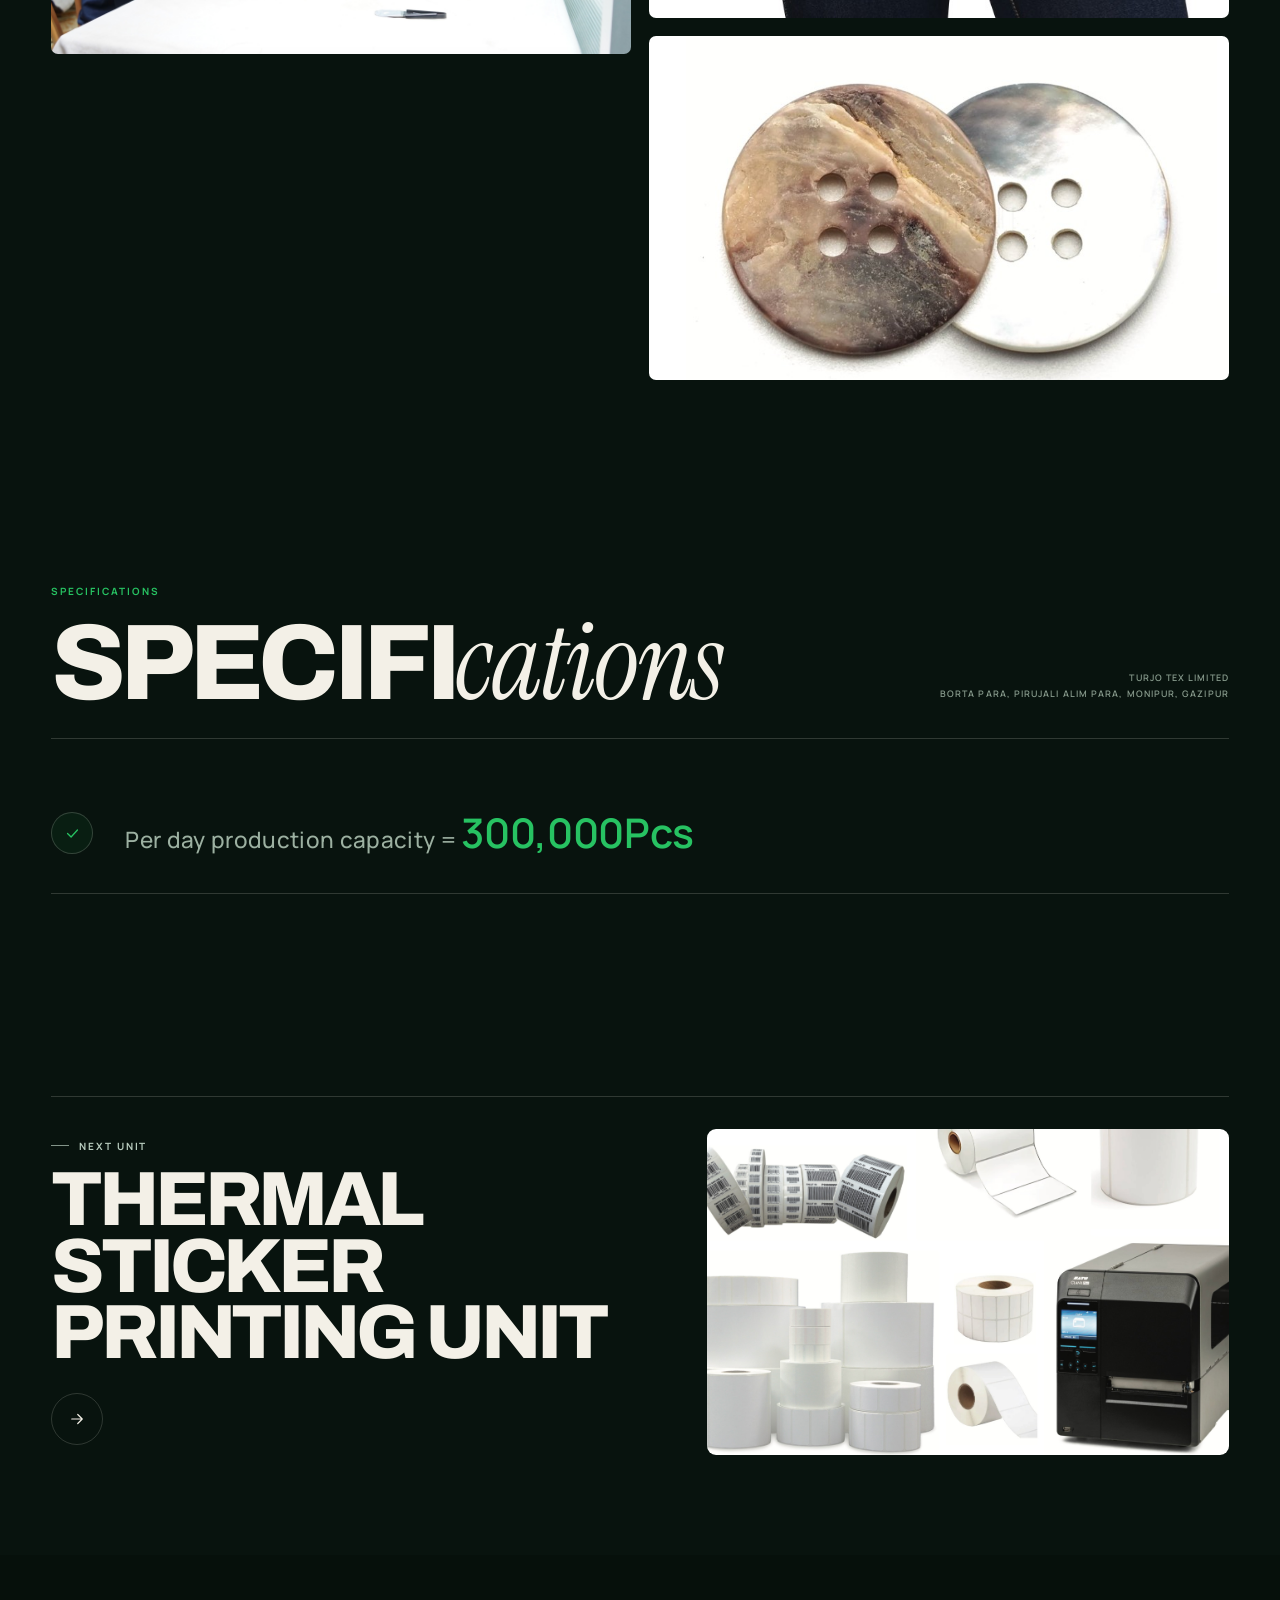
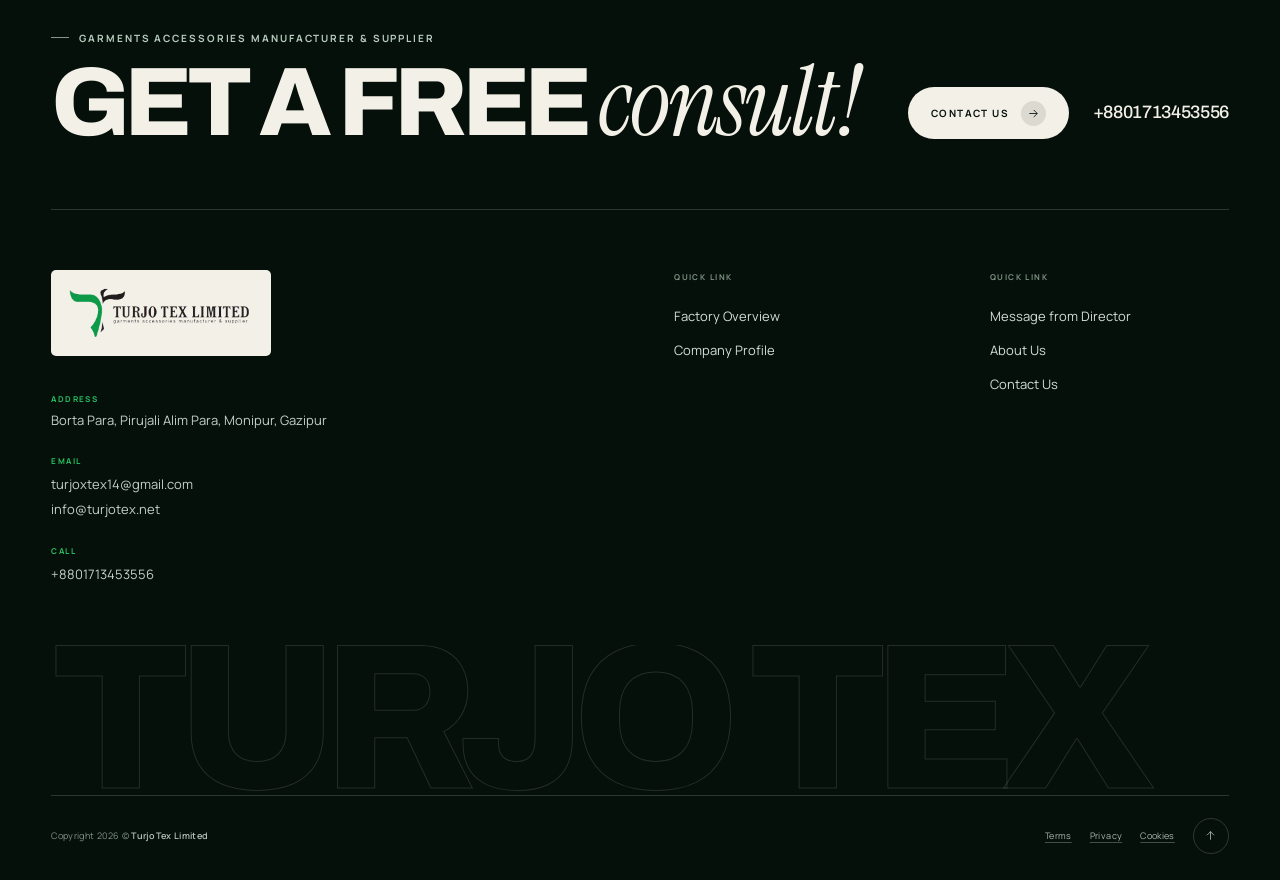
<file: shell-button-unit.html>
<!doctype html>
<html lang="en" data-page="products">
<head>
  <meta charset="utf-8">
  <meta name="viewport" content="width=device-width, initial-scale=1">
  <title>Shell Button Unit - Turjotex</title>
  <meta name="description" content="Shell buttons are high-quality, natural buttons made from the shells of certain mollusks, prized for their unique luster, durability, and eco-friendly appeal.">
  <meta name="theme-color" content="#0a1711">
  <meta property="og:title" content="Shell Button Unit - Turjotex">
  <meta property="og:description" content="Shell buttons are high-quality, natural buttons made from the shells of certain mollusks, prized for their unique luster, durability, and eco-friendly appeal.">
  <meta property="og:type" content="website">
  <meta property="og:image" content="assets/img/elastic-unit.jpg">
  <link rel="icon" type="image/png" sizes="32x32" href="assets/img/favicon-32.png?v=2">
  <link rel="icon" type="image/png" sizes="192x192" href="assets/img/favicon-192.png?v=2">
  <link rel="apple-touch-icon" href="assets/img/favicon-192.png?v=2">
  <link rel="preload" href="assets/fonts/archivo-var.woff2" as="font" type="font/woff2" crossorigin>
  <link rel="preload" href="assets/fonts/manrope-var.woff2" as="font" type="font/woff2" crossorigin>
  <link rel="stylesheet" href="css/style.css">
  <script>
    document.documentElement.classList.add('js');
    try {
      if (sessionStorage.getItem('turjotex:page-transition') === '1' && !window.matchMedia('(prefers-reduced-motion: reduce)').matches) {
        document.documentElement.classList.add('is-entering');
      }
      sessionStorage.removeItem('turjotex:page-transition');
    } catch (error) {}
  </script>
</head>
<body class="page-products" id="top">
  <a class="skip-link" href="#main">Skip to content</a>
  <div class="transition" data-transition aria-hidden="true">
  <div class="transition-panel">
    <div class="transition-mark">
      <img src="assets/img/logo-reverse.png" alt="" width="587" height="172">
      <span class="transition-line"></span>
    </div>
  </div>
</div>
  <div class="scroll-progress" aria-hidden="true"><span data-scroll-progress></span></div>
  <div class="utility">
  <div class="utility-track" aria-hidden="true"><span class="utility-bit">Garments Accessories Manufacturer &amp; Supplier</span><span class="utility-dot" aria-hidden="true"></span><span class="utility-bit">Turjo Tex Limited</span><span class="utility-dot" aria-hidden="true"></span><span class="utility-bit">Gazipur, Bangladesh</span><span class="utility-dot" aria-hidden="true"></span><span class="utility-bit">Garments Accessories Manufacturer &amp; Supplier</span><span class="utility-dot" aria-hidden="true"></span><span class="utility-bit">Turjo Tex Limited</span><span class="utility-dot" aria-hidden="true"></span><span class="utility-bit">Gazipur, Bangladesh</span><span class="utility-dot" aria-hidden="true"></span><span class="utility-bit">Garments Accessories Manufacturer &amp; Supplier</span><span class="utility-dot" aria-hidden="true"></span><span class="utility-bit">Turjo Tex Limited</span><span class="utility-dot" aria-hidden="true"></span><span class="utility-bit">Gazipur, Bangladesh</span><span class="utility-dot" aria-hidden="true"></span><span class="utility-bit">Garments Accessories Manufacturer &amp; Supplier</span><span class="utility-dot" aria-hidden="true"></span><span class="utility-bit">Turjo Tex Limited</span><span class="utility-dot" aria-hidden="true"></span><span class="utility-bit">Gazipur, Bangladesh</span><span class="utility-dot" aria-hidden="true"></span></div>
  <span class="sr-only">Garments Accessories Manufacturer &amp; Supplier</span>
</div>
  <header class="site-header" data-header>
  <div class="wrap header-inner">
    <a class="brand" href="index.html" aria-label="Turjotex - Home">
      <img src="assets/img/logo.png" width="591" height="188" alt="Turjotex">
    </a>
    <nav class="desktop-nav" aria-label="Primary">
      <a class="nav-link" href="index.html">Home</a><a class="nav-link" href="about-us.html">About Us</a><a class="nav-link" href="company-profile.html">Company Profile</a><div class="nav-mega" data-mega-wrap>
          <button class="nav-link nav-mega-btn is-active" type="button" aria-expanded="false" aria-controls="products-menu" data-mega-btn>
            Products <svg viewBox="0 0 24 24" fill="none" aria-hidden="true"><path d="m6 9 6 6 6-6" stroke="currentColor" stroke-width="1.6" stroke-linecap="round" stroke-linejoin="round"/></svg>
          </button>
          <div class="mega" data-mega>
  <div class="wrap mega-inner">
    <div class="mega-main">
      <div class="mega-head">
        <p class="eyebrow">Our Products</p>
        <span class="mega-count">07 <span>Units</span></span>
      </div>
      <div class="mega-grid">
        <a class="mega-link" href="elastic-unit.html" data-preview-link="elastic-unit">
          <span class="mega-num">01</span>
          <span class="mega-name">Elastic Unit</span>
          <span class="mega-arrow"><svg viewBox="0 0 24 24" fill="none" aria-hidden="true"><path d="M5 12h13M13 6l6 6-6 6" stroke="currentColor" stroke-width="1.6" stroke-linecap="round" stroke-linejoin="round"/></svg></span>
        </a><a class="mega-link" href="twill-tape-unit.html" data-preview-link="twill-tape-unit">
          <span class="mega-num">02</span>
          <span class="mega-name">Twill Tape Unit</span>
          <span class="mega-arrow"><svg viewBox="0 0 24 24" fill="none" aria-hidden="true"><path d="M5 12h13M13 6l6 6-6 6" stroke="currentColor" stroke-width="1.6" stroke-linecap="round" stroke-linejoin="round"/></svg></span>
        </a><a class="mega-link" href="drawstring-draw-cord-unit.html" data-preview-link="drawstring-draw-cord-unit">
          <span class="mega-num">03</span>
          <span class="mega-name">Drawstring &amp; Draw Cord Unit</span>
          <span class="mega-arrow"><svg viewBox="0 0 24 24" fill="none" aria-hidden="true"><path d="M5 12h13M13 6l6 6-6 6" stroke="currentColor" stroke-width="1.6" stroke-linecap="round" stroke-linejoin="round"/></svg></span>
        </a><a class="mega-link" href="jacquard-elastic-unit.html" data-preview-link="jacquard-elastic-unit">
          <span class="mega-num">04</span>
          <span class="mega-name">Jacquard Elastic Unit</span>
          <span class="mega-arrow"><svg viewBox="0 0 24 24" fill="none" aria-hidden="true"><path d="M5 12h13M13 6l6 6-6 6" stroke="currentColor" stroke-width="1.6" stroke-linecap="round" stroke-linejoin="round"/></svg></span>
        </a><a class="mega-link" href="label-printing-unit.html" data-preview-link="label-printing-unit">
          <span class="mega-num">05</span>
          <span class="mega-name">Label Printing Unit</span>
          <span class="mega-arrow"><svg viewBox="0 0 24 24" fill="none" aria-hidden="true"><path d="M5 12h13M13 6l6 6-6 6" stroke="currentColor" stroke-width="1.6" stroke-linecap="round" stroke-linejoin="round"/></svg></span>
        </a><a class="mega-link" href="shell-button-unit.html" data-preview-link="shell-button-unit">
          <span class="mega-num">06</span>
          <span class="mega-name">Shell Button Unit</span>
          <span class="mega-arrow"><svg viewBox="0 0 24 24" fill="none" aria-hidden="true"><path d="M5 12h13M13 6l6 6-6 6" stroke="currentColor" stroke-width="1.6" stroke-linecap="round" stroke-linejoin="round"/></svg></span>
        </a><a class="mega-link" href="thermal-sticker-printing-unit.html" data-preview-link="thermal-sticker-printing-unit">
          <span class="mega-num">07</span>
          <span class="mega-name">Thermal Sticker Printing Unit</span>
          <span class="mega-arrow"><svg viewBox="0 0 24 24" fill="none" aria-hidden="true"><path d="M5 12h13M13 6l6 6-6 6" stroke="currentColor" stroke-width="1.6" stroke-linecap="round" stroke-linejoin="round"/></svg></span>
        </a>
      </div>
    </div>
    <div class="mega-preview" aria-hidden="true">
      <img src="assets/img/elastic-unit.jpg" alt="" loading="lazy" class="is-active" data-preview-img="elastic-unit"><img src="assets/img/twill-unit-2.jpg" alt="" loading="lazy" class="" data-preview-img="twill-tape-unit"><img src="assets/img/drawstring-unit.jpg" alt="" loading="lazy" class="" data-preview-img="drawstring-draw-cord-unit"><img src="assets/img/jacquard-unit.jpg" alt="" loading="lazy" class="" data-preview-img="jacquard-elastic-unit"><img src="assets/img/label-unit.jpg" alt="" loading="lazy" class="" data-preview-img="label-printing-unit"><img src="assets/img/shell-unit.jpg" alt="" loading="lazy" class="" data-preview-img="shell-button-unit"><img src="assets/img/thermal-unit.jpg" alt="" loading="lazy" class="" data-preview-img="thermal-sticker-printing-unit">
      <div class="mega-preview-caption">
        <span data-preview-name>Elastic Unit</span>
        <span data-preview-count>01 / 07</span>
      </div>
    </div>
  </div>
</div>
        </div><a class="nav-link" href="factory-overview.html">Factory Overview</a><a class="nav-link" href="message-from-director.html">Message from Director</a>
    </nav>
    <div class="header-actions">
      <a class="btn btn--sm header-cta" href="contact-us.html">Contact Us <span class="btn-ico"><svg viewBox="0 0 24 24" fill="none" aria-hidden="true"><path d="M5 12h13M13 6l6 6-6 6" stroke="currentColor" stroke-width="1.6" stroke-linecap="round" stroke-linejoin="round"/></svg></span></a>
      <button class="menu-toggle" type="button" aria-label="Open menu" aria-expanded="false" aria-controls="mobile-menu" data-menu-toggle>
        <span class="menu-lines" aria-hidden="true"><span></span><span></span><span></span></span>
      </button>
    </div>
  </div>
</header>
  <div class="mobile-menu" id="mobile-menu" data-mobile-menu aria-hidden="true">
  <div class="mobile-menu-top">
    <a class="brand brand--mobile" href="index.html" aria-label="Turjotex - Home">
      <img src="assets/img/logo.png" width="591" height="188" alt="Turjotex">
    </a>
    <button class="mobile-close" type="button" aria-label="Close menu" data-menu-close><svg viewBox="0 0 24 24" fill="none" aria-hidden="true"><path d="M6 6l12 12M18 6L6 18" stroke="currentColor" stroke-width="1.6" stroke-linecap="round"/></svg></button>
  </div>
  <div class="mobile-menu-body">
    <nav class="mobile-nav" aria-label="Mobile">
      <a href="index.html" class=""><span>Home</span><span class="mobile-index">01</span></a><a href="about-us.html" class=""><span>About Us</span><span class="mobile-index">02</span></a><a href="company-profile.html" class=""><span>Company Profile</span><span class="mobile-index">03</span></a><a href="factory-overview.html" class=""><span>Factory Overview</span><span class="mobile-index">04</span></a><a href="message-from-director.html" class=""><span>Message from Director</span><span class="mobile-index">05</span></a><a href="contact-us.html" class=""><span>Contact Us</span><span class="mobile-index">06</span></a>
    </nav>
    <div class="mobile-products">
      <p class="eyebrow">Our Products <span>07 Units</span></p>
      <div class="mobile-product-list">
        <a href="elastic-unit.html"><span class="mobile-product-num">01</span><span>Elastic Unit</span><svg viewBox="0 0 24 24" fill="none" aria-hidden="true"><path d="M5 12h13M13 6l6 6-6 6" stroke="currentColor" stroke-width="1.6" stroke-linecap="round" stroke-linejoin="round"/></svg></a><a href="twill-tape-unit.html"><span class="mobile-product-num">02</span><span>Twill Tape Unit</span><svg viewBox="0 0 24 24" fill="none" aria-hidden="true"><path d="M5 12h13M13 6l6 6-6 6" stroke="currentColor" stroke-width="1.6" stroke-linecap="round" stroke-linejoin="round"/></svg></a><a href="drawstring-draw-cord-unit.html"><span class="mobile-product-num">03</span><span>Drawstring &amp; Draw Cord Unit</span><svg viewBox="0 0 24 24" fill="none" aria-hidden="true"><path d="M5 12h13M13 6l6 6-6 6" stroke="currentColor" stroke-width="1.6" stroke-linecap="round" stroke-linejoin="round"/></svg></a><a href="jacquard-elastic-unit.html"><span class="mobile-product-num">04</span><span>Jacquard Elastic Unit</span><svg viewBox="0 0 24 24" fill="none" aria-hidden="true"><path d="M5 12h13M13 6l6 6-6 6" stroke="currentColor" stroke-width="1.6" stroke-linecap="round" stroke-linejoin="round"/></svg></a><a href="label-printing-unit.html"><span class="mobile-product-num">05</span><span>Label Printing Unit</span><svg viewBox="0 0 24 24" fill="none" aria-hidden="true"><path d="M5 12h13M13 6l6 6-6 6" stroke="currentColor" stroke-width="1.6" stroke-linecap="round" stroke-linejoin="round"/></svg></a><a href="shell-button-unit.html"><span class="mobile-product-num">06</span><span>Shell Button Unit</span><svg viewBox="0 0 24 24" fill="none" aria-hidden="true"><path d="M5 12h13M13 6l6 6-6 6" stroke="currentColor" stroke-width="1.6" stroke-linecap="round" stroke-linejoin="round"/></svg></a><a href="thermal-sticker-printing-unit.html"><span class="mobile-product-num">07</span><span>Thermal Sticker Printing Unit</span><svg viewBox="0 0 24 24" fill="none" aria-hidden="true"><path d="M5 12h13M13 6l6 6-6 6" stroke="currentColor" stroke-width="1.6" stroke-linecap="round" stroke-linejoin="round"/></svg></a>
      </div>
    </div>
    <div class="mobile-contact">
      <a href="mailto:turjoxtex14@gmail.com">turjoxtex14@gmail.com</a>
      <a href="tel:+8801713453556">+8801713453556</a>
      <p>Borta Para, Pirujali Alim Para, Monipur, Gazipur</p>
    </div>
  </div>
  <div class="mobile-menu-foot">
    <a href="company-profile.html">Company Profile <svg viewBox="0 0 24 24" fill="none" aria-hidden="true"><path d="M5 12h13M13 6l6 6-6 6" stroke="currentColor" stroke-width="1.6" stroke-linecap="round" stroke-linejoin="round"/></svg></a>
    <span>Borta Para, Pirujali Alim Para, Monipur, Gazipur</span>
  </div>
</div>
  <main id="main">

<section class="page-hero">
  <div class="page-hero-bg" aria-hidden="true"></div>
  <div class="wrap">
    <nav class="crumbs" aria-label="Breadcrumb">
      <a href="index.html">Home</a><span>/</span><a href="index.html#products">Products</a><span>/</span><span aria-current="page">Shell Buttons Unit</span>
    </nav>
    <div class="page-hero-grid">
      <div class="page-hero-copy">
        <p class="eyebrow eyebrow--light">Unit 06</p>
        <h1 class="display page-title"><span class="line"><span>Shell Buttons</span></span><span class="line"><span><em>Unit</em></span></span></h1>
        <p class="page-intro">Shell buttons are high-quality, natural buttons made from the shells of certain mollusks, prized for their unique luster, durability, and eco-friendly appeal.</p>
        <div class="page-hero-actions">
          <a class="btn btn--primary" href="#specifications">Specifications <span class="btn-ico"><svg viewBox="0 0 24 24" fill="none" aria-hidden="true"><path d="M12 5v14M6 13l6 6 6-6" stroke="currentColor" stroke-width="1.6" stroke-linecap="round" stroke-linejoin="round"/></svg></span></a>
          <a class="link-arrow link-arrow--light" href="contact-us.html"><span>Contact Us</span><span class="link-arrow-ico"><svg viewBox="0 0 24 24" fill="none" aria-hidden="true"><path d="M5 12h13M13 6l6 6-6 6" stroke="currentColor" stroke-width="1.6" stroke-linecap="round" stroke-linejoin="round"/></svg></span></a>
        </div>
      </div>
      <figure class="page-hero-media is-contain">
        <img src="assets/img/shell-unit.jpg" alt="Shell Buttons Unit">
        <figcaption><span>Shell Button Unit</span><span>06</span></figcaption>
      </figure>
    </div>
  </div>
</section>
<section class="unit-body section-pad">
  <div class="wrap unit-layout">
    <aside class="unit-aside">
  <div class="aside-sticky">
    <p class="eyebrow">On this page</p>
    <nav class="aside-nav" aria-label="On this page"><a href="#materials-and-types">Materials &amp; Types</a><a href="#key-features">Key Features</a><a href="#common-uses">Common Uses</a><a href="#specifications">Specifications</a></nav>
    <div class="aside-fact">
      <p class="eyebrow eyebrow--light">Production capacity</p>
      <p class="aside-fact-value">300,000Pcs</p>
    </div>
    <a class="aside-cta" href="contact-us.html">Get a free consult! <span><svg viewBox="0 0 24 24" fill="none" aria-hidden="true"><path d="M5 12h13M13 6l6 6-6 6" stroke="currentColor" stroke-width="1.6" stroke-linecap="round" stroke-linejoin="round"/></svg></span></a>
  </div>
</aside>
    <div class="unit-main">
      <section class="content-block" id="materials-and-types">
    <div class="block-head" data-reveal="up">
        <span class="block-num">01</span>
        <h2>Materials &amp; Types of Shell Buttons</h2>
      </div>
    <p class="block-intro" data-reveal="up">Shell buttons are crafted from:</p>
    <div class="def-list">
      <div class="def-item" data-reveal="up" style="--delay:0ms">
          <h3>Mother-of-Pearl (MOP)</h3>
          <p>Made from the iridescent inner layer of oyster, abalone, or pearl mussel shells. Common in luxury fashion.</p>
        </div><div class="def-item" data-reveal="up" style="--delay:55ms">
          <h3>Trocas Shell</h3>
          <p>A type of sea snail shell, often dyed (e.g., black, gold) for decorative effects.</p>
        </div><div class="def-item" data-reveal="up" style="--delay:110ms">
          <h3>Abalone Shell</h3>
          <p>Vibrant, multicolored (blues/greens/pinks), popular in bohemian or artisan designs.</p>
        </div><div class="def-item" data-reveal="up" style="--delay:165ms">
          <h3>Corozo (Tagua Nut)</h3>
          <p>Sometimes confused with shell—actually a plant-based alternative with similar appearance.</p>
        </div>
    </div>
  </section><section class="content-block" id="key-features">
    <div class="block-head" data-reveal="up">
        <span class="block-num">02</span>
        <h2>Key Features</h2>
      </div>
    
    <div class="check-list">
      <div class="check-item" data-reveal="up" style="--delay:0ms">
          <span class="check-mark"><svg viewBox="0 0 24 24" fill="none" aria-hidden="true"><path d="m5 12 5 5 9-10" stroke="currentColor" stroke-width="1.8" stroke-linecap="round" stroke-linejoin="round"/></svg></span>
          <p><strong>Natural &amp; Sustainable</strong> – Biodegradable and eco-friendly compared to plastic.</p>
        </div><div class="check-item" data-reveal="up" style="--delay:55ms">
          <span class="check-mark"><svg viewBox="0 0 24 24" fill="none" aria-hidden="true"><path d="m5 12 5 5 9-10" stroke="currentColor" stroke-width="1.8" stroke-linecap="round" stroke-linejoin="round"/></svg></span>
          <p><strong>Unique Aesthetics</strong> – Each button has slight variations in color, grain, and sheen.</p>
        </div><div class="check-item" data-reveal="up" style="--delay:110ms">
          <span class="check-mark"><svg viewBox="0 0 24 24" fill="none" aria-hidden="true"><path d="m5 12 5 5 9-10" stroke="currentColor" stroke-width="1.8" stroke-linecap="round" stroke-linejoin="round"/></svg></span>
          <p><strong>Durable</strong> – Resistant to heat and solvents (but can crack if drilled improperly).</p>
        </div><div class="check-item" data-reveal="up" style="--delay:165ms">
          <span class="check-mark"><svg viewBox="0 0 24 24" fill="none" aria-hidden="true"><path d="m5 12 5 5 9-10" stroke="currentColor" stroke-width="1.8" stroke-linecap="round" stroke-linejoin="round"/></svg></span>
          <p><strong>Luxury Appeal</strong> – Used in high-end fashion (e.g., dress shirts, blazers, couture).</p>
        </div>
    </div>
  </section><section class="content-block" id="common-uses">
    <div class="block-head" data-reveal="up">
        <span class="block-num">03</span>
        <h2>Common Uses</h2>
      </div>
    
    <div class="bullet-list">
      <div class="bullet-item" data-reveal="up" style="--delay:0ms">
          <span class="bullet-mark" aria-hidden="true"></span>
          <p><strong>Men’s Shirts:</strong> Classic white MOP buttons for formal wear.</p>
        </div><div class="bullet-item" data-reveal="up" style="--delay:55ms">
          <span class="bullet-mark" aria-hidden="true"></span>
          <p><strong>Women’s Blouses/Dresses:</strong> Abalone or dyed trocas for decorative accents.</p>
        </div><div class="bullet-item" data-reveal="up" style="--delay:110ms">
          <span class="bullet-mark" aria-hidden="true"></span>
          <p><strong>Jeans &amp; Jackets:</strong> Thicker shell buttons for durability.</p>
        </div><div class="bullet-item" data-reveal="up" style="--delay:165ms">
          <span class="bullet-mark" aria-hidden="true"></span>
          <p><strong>Craft &amp; Jewelry:</strong> Hand-painted or carved designs.</p>
        </div>
    </div>
  </section>
    </div>
  </div>
</section>
<section class="unit-gallery" aria-label="Shell Button Unit gallery">
  <div class="wrap">
    <div class="gallery-head" data-reveal="up">
      <p class="eyebrow eyebrow--light">Shell Button Unit</p>
      <span class="gallery-count">04 <span>Images</span></span>
    </div>
    <div class="gallery-grid" data-gallery-grid>
      <button class="gallery-item" type="button" data-gallery="shell-button-unit" data-full="assets/img/shell-unit.jpg" data-caption="Shell buttons" aria-label="Open image: Shell buttons" data-reveal="up" style="--delay:0ms">
        <img src="assets/img/shell-unit.jpg" alt="Shell buttons" loading="lazy">
        <span class="gallery-overlay">
          <span class="gallery-num">01</span>
        </span>
      </button><button class="gallery-item" type="button" data-gallery="shell-button-unit" data-full="assets/img/shell-2.jpg" data-caption="Shell button inspection" aria-label="Open image: Shell button inspection" data-reveal="up" style="--delay:50ms">
        <img src="assets/img/shell-2.jpg" alt="Shell button inspection" loading="lazy">
        <span class="gallery-overlay">
          <span class="gallery-num">02</span>
        </span>
      </button><button class="gallery-item" type="button" data-gallery="shell-button-unit" data-full="assets/img/shell-1.jpg" data-caption="Shell button selection" aria-label="Open image: Shell button selection" data-reveal="up" style="--delay:100ms">
        <img src="assets/img/shell-1.jpg" alt="Shell button selection" loading="lazy">
        <span class="gallery-overlay">
          <span class="gallery-num">03</span>
        </span>
      </button><button class="gallery-item" type="button" data-gallery="shell-button-unit" data-full="assets/img/shell-3.jpg" data-caption="Natural shell button detail" aria-label="Open image: Natural shell button detail" data-reveal="up" style="--delay:150ms">
        <img src="assets/img/shell-3.jpg" alt="Natural shell button detail" loading="lazy">
        <span class="gallery-overlay">
          <span class="gallery-num">04</span>
        </span>
      </button>
    </div>
  </div>
</section>
<section class="specs-section" id="specifications" aria-labelledby="specs-title">
  <div class="wrap">
    <div class="specs-head" data-reveal="up">
      <div>
        <p class="section-index">Specifications</p>
        <h2 class="display" id="specs-title">Specifi<em>cations</em></h2>
      </div>
      <p class="specs-note">Turjo Tex Limited<br>Borta Para, Pirujali Alim Para, Monipur, Gazipur</p>
    </div>
    <div class="spec-groups">
      <div class="spec-group">
        
        <ul class="spec-list">
        <li class="spec spec--highlight" data-reveal="up" style="--delay:0ms">
          <span class="spec-check" aria-hidden="true"><svg viewBox="0 0 24 24" fill="none" aria-hidden="true"><path d="m5 12 5 5 9-10" stroke="currentColor" stroke-width="1.8" stroke-linecap="round" stroke-linejoin="round"/></svg></span>
          <p class="spec-line"><span class="spec-label">Per day production capacity</span><span class="spec-sep"> = </span><span class="spec-value">300,000Pcs</span></p>
        </li>
      </ul>
      </div>
    </div>
  </div>
</section>
<section class="next-unit">
  <div class="wrap">
    <a class="next-unit-link" href="thermal-sticker-printing-unit.html">
      <div class="next-unit-copy">
        <p class="eyebrow eyebrow--light">Next Unit</p>
        <h2 class="display">Thermal Sticker Printing Unit</h2>
        <span class="next-unit-arrow"><svg viewBox="0 0 24 24" fill="none" aria-hidden="true"><path d="M5 12h13M13 6l6 6-6 6" stroke="currentColor" stroke-width="1.6" stroke-linecap="round" stroke-linejoin="round"/></svg></span>
      </div>
      <div class="next-unit-media" data-reveal="clip">
        <img src="assets/img/thermal-unit.jpg" alt="Thermal Sticker Printing Unit" loading="lazy">
      </div>
    </a>
  </div>
</section>

  </main>
  <footer class="site-footer">
  <div class="wrap footer-cta" data-reveal="up">
    <div>
      <p class="eyebrow eyebrow--light">Garments Accessories Manufacturer &amp; Supplier</p>
      <h2>Get a free <em>consult!</em></h2>
    </div>
    <div class="footer-cta-actions">
      <a class="btn btn--light" href="contact-us.html">Contact Us <span class="btn-ico"><svg viewBox="0 0 24 24" fill="none" aria-hidden="true"><path d="M5 12h13M13 6l6 6-6 6" stroke="currentColor" stroke-width="1.6" stroke-linecap="round" stroke-linejoin="round"/></svg></span></a>
      <a class="footer-phone" href="tel:+8801713453556">+8801713453556</a>
    </div>
  </div>
  <div class="wrap footer-grid">
    <div class="footer-brand">
      <a class="footer-logo" href="index.html" aria-label="Turjotex - Home">
        <img src="assets/img/logo.png" width="591" height="188" alt="Turjotex" loading="lazy">
      </a>
      <address>
        <p class="footer-label">Address</p>
        <p>Borta Para, Pirujali Alim Para, Monipur, Gazipur</p>
      </address>
      <div class="footer-contact">
        <p class="footer-label">Email</p>
        <a href="mailto:turjoxtex14@gmail.com">turjoxtex14@gmail.com</a>
        <a href="mailto:info@turjotex.net">info@turjotex.net</a>
      </div>
      <div class="footer-contact">
        <p class="footer-label">Call</p>
        <a href="tel:+8801713453556">+8801713453556</a>
      </div>
    </div>
    <div class="footer-col">
      <h3>Quick Link</h3>
      <a href="factory-overview.html">Factory Overview</a>
      <a href="company-profile.html">Company Profile</a>
    </div>
    <div class="footer-col">
      <h3>Quick Link</h3>
      <a href="message-from-director.html">Message from Director</a>
      <a href="about-us.html">About Us</a>
      <a href="contact-us.html">Contact Us</a>
    </div>
  </div>
  <div class="footer-wordmark" aria-hidden="true">Turjo Tex</div>
  <div class="wrap footer-legal">
    <p>Copyright 2026 © <strong>Turjo Tex Limited</strong></p>
    <div class="footer-small-links">
      <a href="#" data-noop>Terms</a>
      <a href="#" data-noop>Privacy</a>
      <a href="#" data-noop>Cookies</a>
      <a class="to-top" href="#top" aria-label="Back to top"><svg viewBox="0 0 24 24" fill="none" aria-hidden="true"><path d="M12 19V5M6 11l6-6 6 6" stroke="currentColor" stroke-width="1.6" stroke-linecap="round" stroke-linejoin="round"/></svg></a>
    </div>
  </div>
</footer>
  <div class="lightbox" data-lightbox aria-hidden="true">
  <div class="lightbox-backdrop" data-lightbox-close></div>
  <div class="lightbox-inner" role="dialog" aria-modal="true" aria-label="Image gallery">
    <div class="lightbox-bar">
      <span class="lightbox-count" data-lightbox-count>01 / 03</span>
      <button class="lightbox-btn" type="button" aria-label="Close gallery" data-lightbox-close><svg viewBox="0 0 24 24" fill="none" aria-hidden="true"><path d="M6 6l12 12M18 6L6 18" stroke="currentColor" stroke-width="1.6" stroke-linecap="round"/></svg></button>
    </div>
    <button class="lightbox-nav lightbox-prev" type="button" aria-label="Previous image" data-lightbox-prev><svg viewBox="0 0 24 24" fill="none" aria-hidden="true"><path d="M19 12H6M11 6l-6 6 6 6" stroke="currentColor" stroke-width="1.6" stroke-linecap="round" stroke-linejoin="round"/></svg></button>
    <figure class="lightbox-figure">
      <img alt="" data-lightbox-img>
      <figcaption data-lightbox-caption></figcaption>
    </figure>
    <button class="lightbox-nav lightbox-next" type="button" aria-label="Next image" data-lightbox-next><svg viewBox="0 0 24 24" fill="none" aria-hidden="true"><path d="M5 12h13M13 6l6 6-6 6" stroke="currentColor" stroke-width="1.6" stroke-linecap="round" stroke-linejoin="round"/></svg></button>
  </div>
</div>
  <a class="wa-float" href="https://wa.me/8801713453556?text=Hello!%20I'm%20interested%20to%20discuss%20regarding%20your%20products." target="_blank" rel="noopener" aria-label="Contact Us on WhatsApp">
  <svg viewBox="0 0 24 24" fill="none" aria-hidden="true"><path d="M20 11.6a8 8 0 0 1-11.8 7L4 20l1.3-4.1A8 8 0 1 1 20 11.6Z" stroke="currentColor" stroke-width="1.5" stroke-linejoin="round"/><path d="M9 9.2c.3 1.4 1.9 3 3.3 3.4l1.1-1.1 2.3 1.2c-.2 1.1-1.1 1.9-2.3 1.8-2.8-.3-5.5-3-5.8-5.8C7.5 7.6 8.3 6.7 9.4 6.5l1.2 2.3L9 9.2Z" fill="currentColor"/></svg><span>Contact Us</span>
</a>
  <script src="js/main.js"></script>
</body>
</html>
</file>
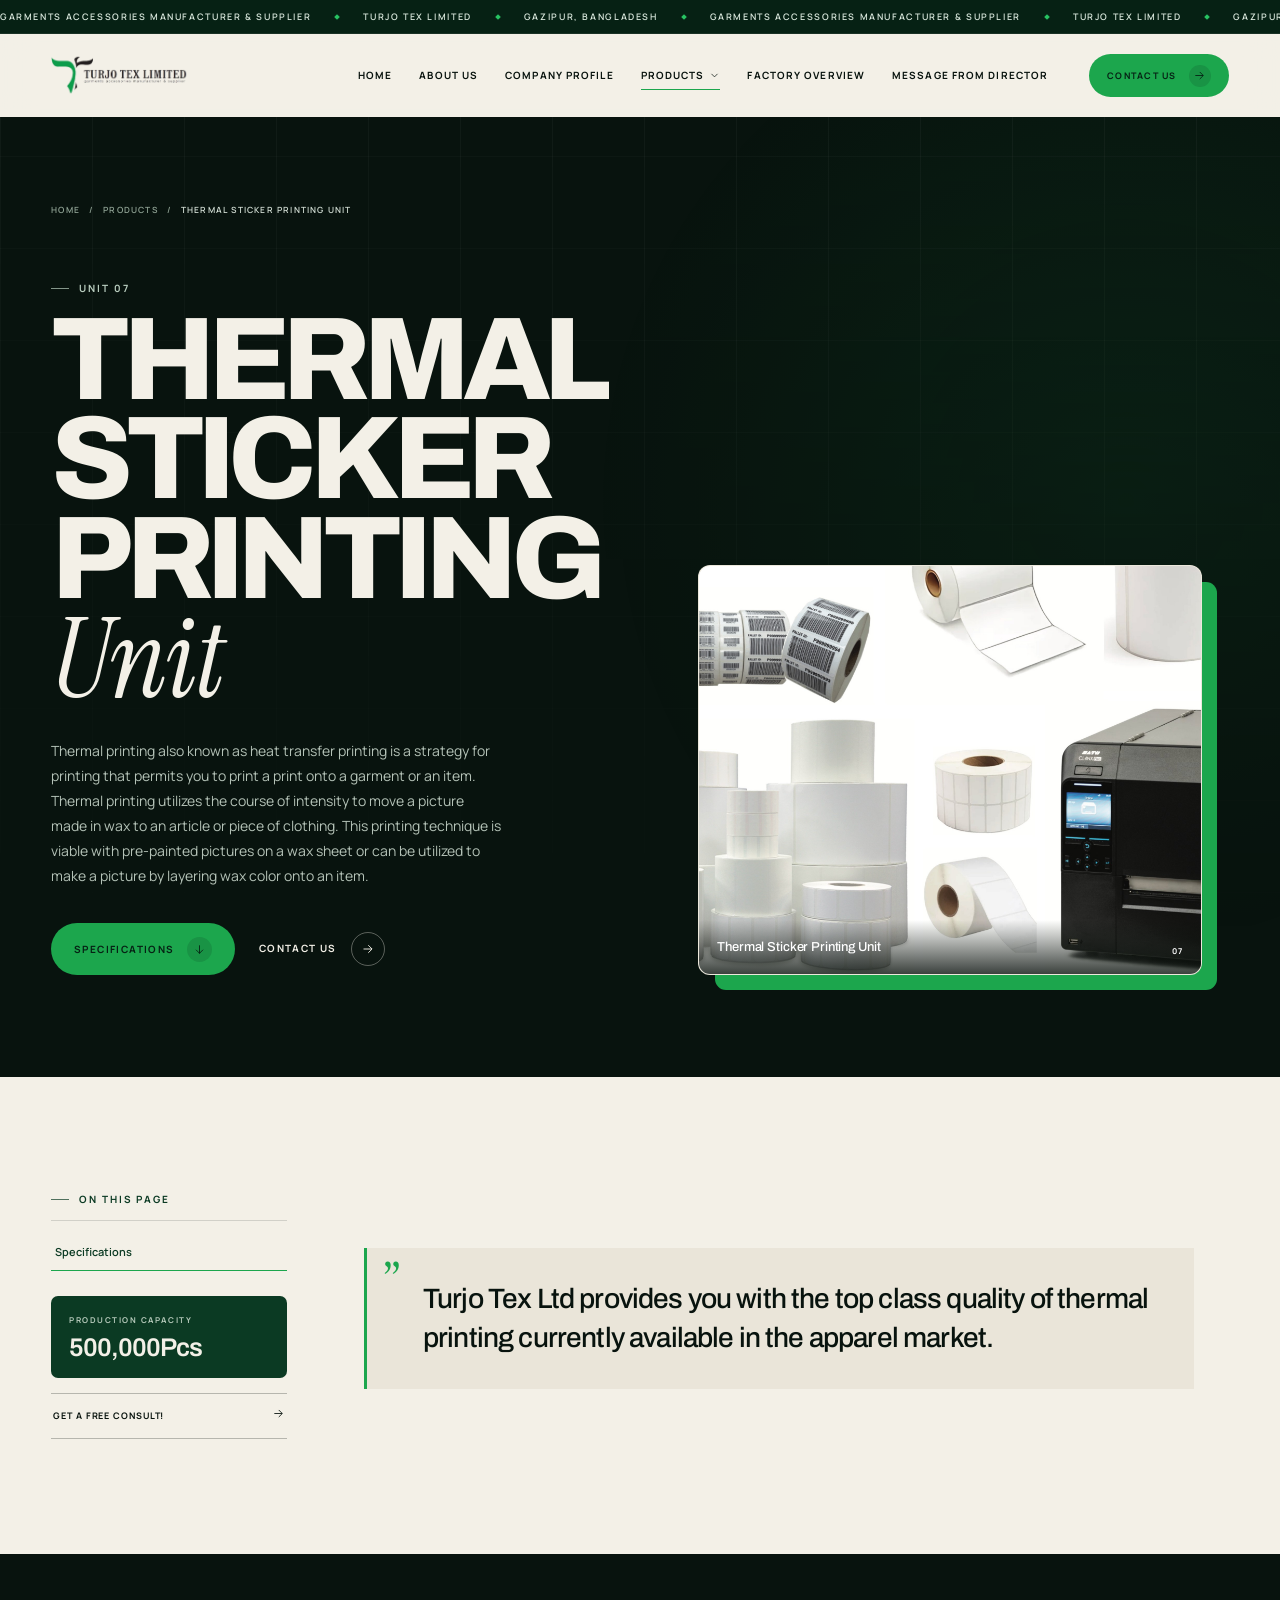
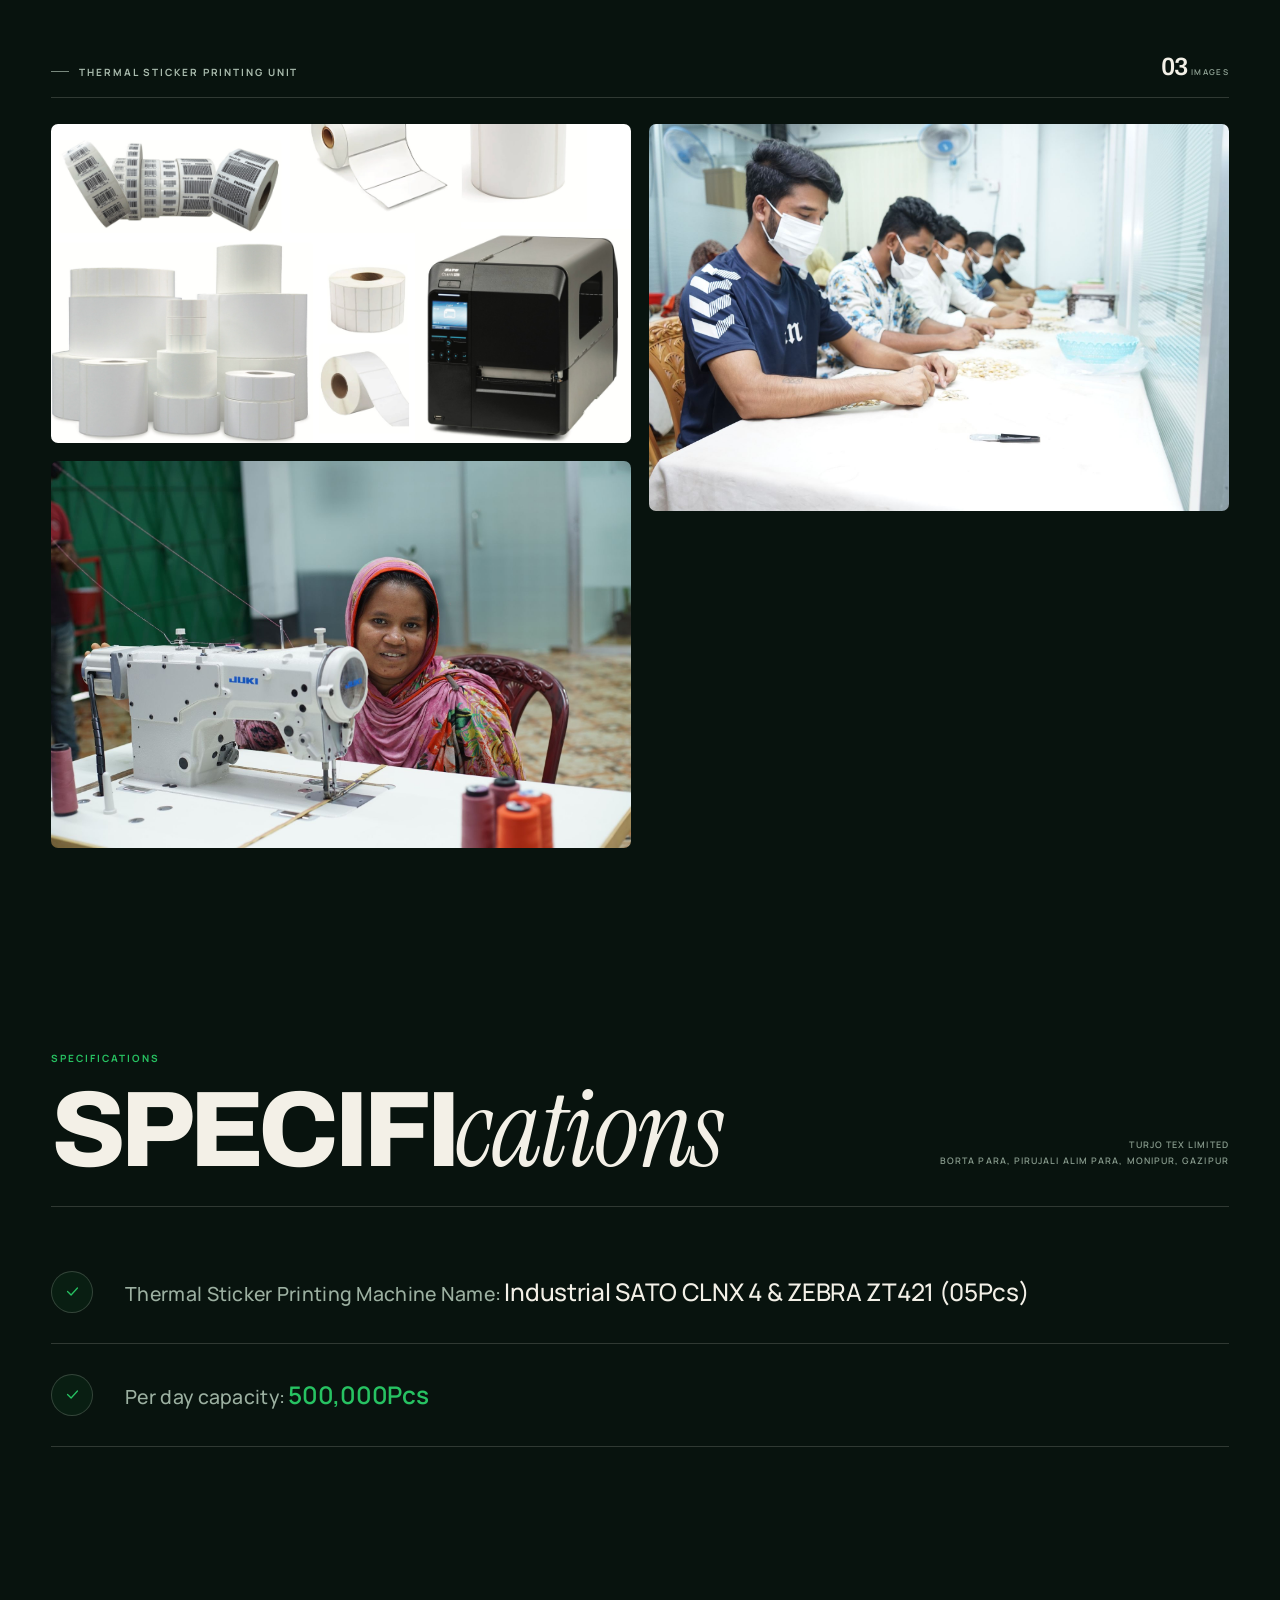
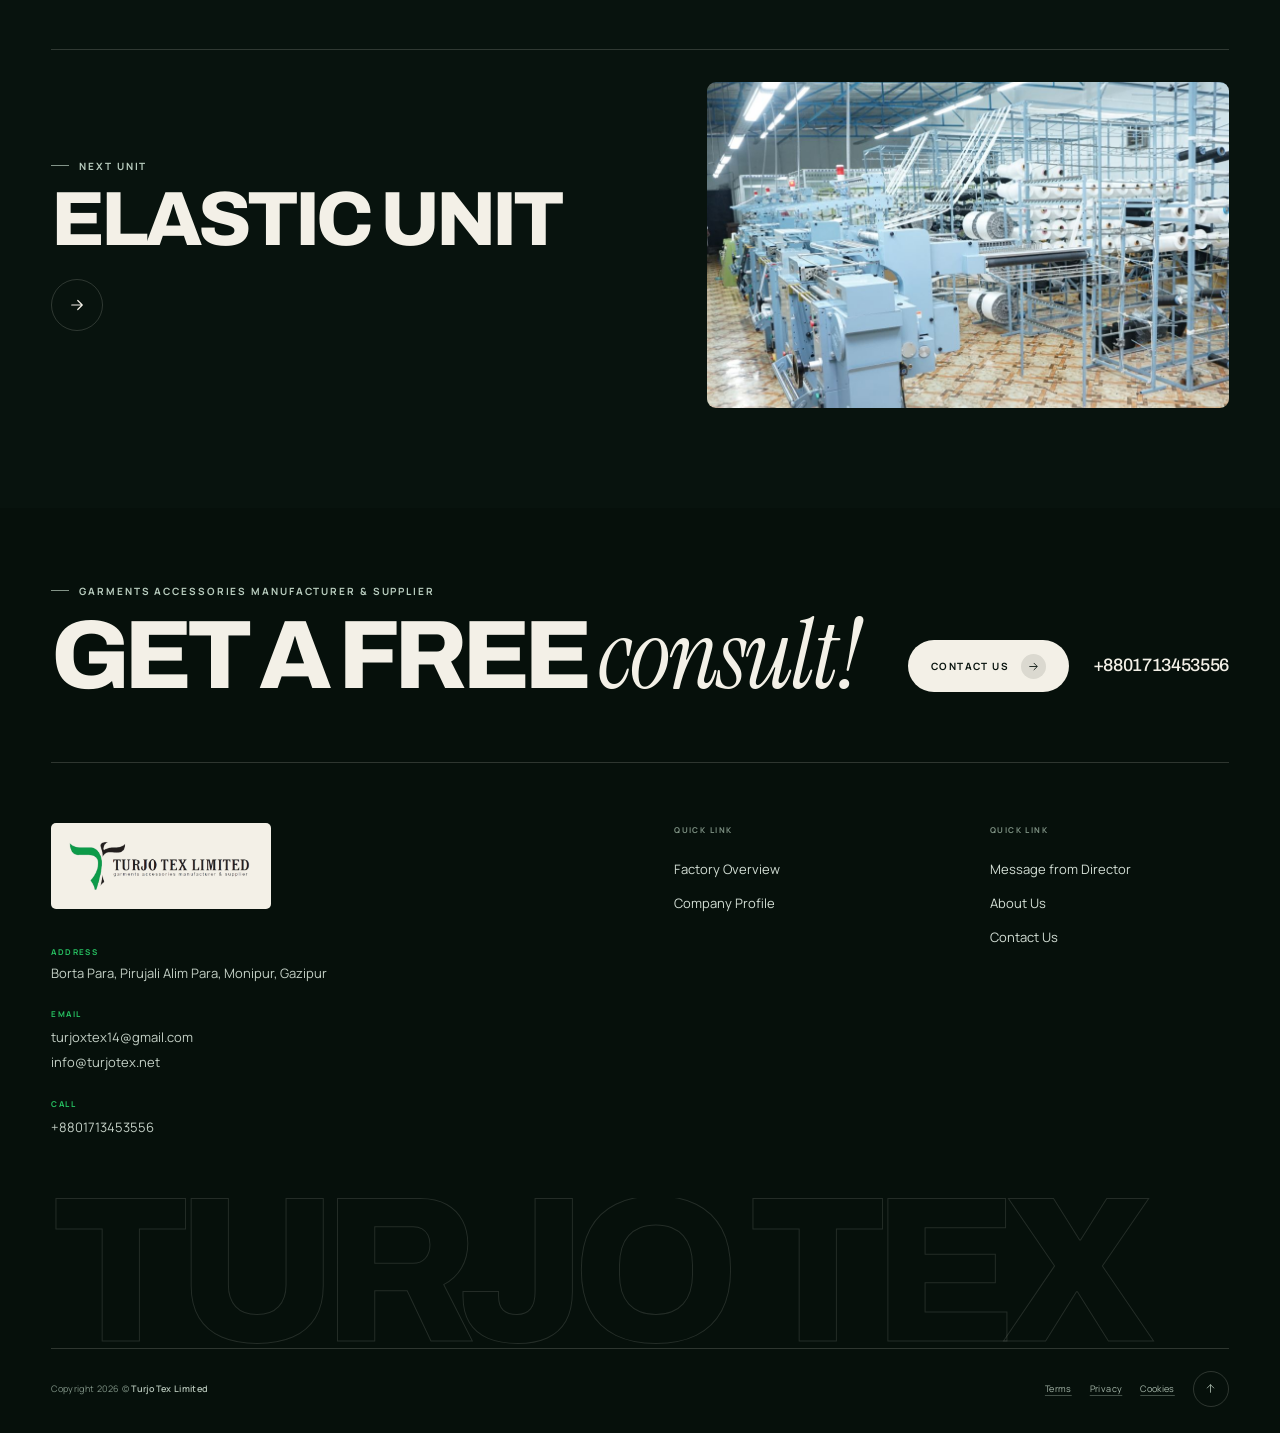
<file: thermal-sticker-printing-unit.html>
<!doctype html>
<html lang="en" data-page="products">
<head>
  <meta charset="utf-8">
  <meta name="viewport" content="width=device-width, initial-scale=1">
  <title>Thermal Sticker Printing Unit - Turjotex</title>
  <meta name="description" content="Thermal printing also known as heat transfer printing is a strategy for printing that permits you to print a print onto a garment or an item. Thermal printing utilizes the course of intensity to move a picture made in wax to an article or piece of clothing. This printing technique is viable with pre-painted pictures on a wax sheet or can be utilized to make a picture by layering wax color onto an item.">
  <meta name="theme-color" content="#0a1711">
  <meta property="og:title" content="Thermal Sticker Printing Unit - Turjotex">
  <meta property="og:description" content="Thermal printing also known as heat transfer printing is a strategy for printing that permits you to print a print onto a garment or an item. Thermal printing utilizes the course of intensity to move a picture made in wax to an article or piece of clothing. This printing technique is viable with pre-painted pictures on a wax sheet or can be utilized to make a picture by layering wax color onto an item.">
  <meta property="og:type" content="website">
  <meta property="og:image" content="assets/img/elastic-unit.jpg">
  <link rel="icon" type="image/png" sizes="32x32" href="assets/img/favicon-32.png?v=2">
  <link rel="icon" type="image/png" sizes="192x192" href="assets/img/favicon-192.png?v=2">
  <link rel="apple-touch-icon" href="assets/img/favicon-192.png?v=2">
  <link rel="preload" href="assets/fonts/archivo-var.woff2" as="font" type="font/woff2" crossorigin>
  <link rel="preload" href="assets/fonts/manrope-var.woff2" as="font" type="font/woff2" crossorigin>
  <link rel="stylesheet" href="css/style.css">
  <script>
    document.documentElement.classList.add('js');
    try {
      if (sessionStorage.getItem('turjotex:page-transition') === '1' && !window.matchMedia('(prefers-reduced-motion: reduce)').matches) {
        document.documentElement.classList.add('is-entering');
      }
      sessionStorage.removeItem('turjotex:page-transition');
    } catch (error) {}
  </script>
</head>
<body class="page-products" id="top">
  <a class="skip-link" href="#main">Skip to content</a>
  <div class="transition" data-transition aria-hidden="true">
  <div class="transition-panel">
    <div class="transition-mark">
      <img src="assets/img/logo-reverse.png" alt="" width="587" height="172">
      <span class="transition-line"></span>
    </div>
  </div>
</div>
  <div class="scroll-progress" aria-hidden="true"><span data-scroll-progress></span></div>
  <div class="utility">
  <div class="utility-track" aria-hidden="true"><span class="utility-bit">Garments Accessories Manufacturer &amp; Supplier</span><span class="utility-dot" aria-hidden="true"></span><span class="utility-bit">Turjo Tex Limited</span><span class="utility-dot" aria-hidden="true"></span><span class="utility-bit">Gazipur, Bangladesh</span><span class="utility-dot" aria-hidden="true"></span><span class="utility-bit">Garments Accessories Manufacturer &amp; Supplier</span><span class="utility-dot" aria-hidden="true"></span><span class="utility-bit">Turjo Tex Limited</span><span class="utility-dot" aria-hidden="true"></span><span class="utility-bit">Gazipur, Bangladesh</span><span class="utility-dot" aria-hidden="true"></span><span class="utility-bit">Garments Accessories Manufacturer &amp; Supplier</span><span class="utility-dot" aria-hidden="true"></span><span class="utility-bit">Turjo Tex Limited</span><span class="utility-dot" aria-hidden="true"></span><span class="utility-bit">Gazipur, Bangladesh</span><span class="utility-dot" aria-hidden="true"></span><span class="utility-bit">Garments Accessories Manufacturer &amp; Supplier</span><span class="utility-dot" aria-hidden="true"></span><span class="utility-bit">Turjo Tex Limited</span><span class="utility-dot" aria-hidden="true"></span><span class="utility-bit">Gazipur, Bangladesh</span><span class="utility-dot" aria-hidden="true"></span></div>
  <span class="sr-only">Garments Accessories Manufacturer &amp; Supplier</span>
</div>
  <header class="site-header" data-header>
  <div class="wrap header-inner">
    <a class="brand" href="index.html" aria-label="Turjotex - Home">
      <img src="assets/img/logo.png" width="591" height="188" alt="Turjotex">
    </a>
    <nav class="desktop-nav" aria-label="Primary">
      <a class="nav-link" href="index.html">Home</a><a class="nav-link" href="about-us.html">About Us</a><a class="nav-link" href="company-profile.html">Company Profile</a><div class="nav-mega" data-mega-wrap>
          <button class="nav-link nav-mega-btn is-active" type="button" aria-expanded="false" aria-controls="products-menu" data-mega-btn>
            Products <svg viewBox="0 0 24 24" fill="none" aria-hidden="true"><path d="m6 9 6 6 6-6" stroke="currentColor" stroke-width="1.6" stroke-linecap="round" stroke-linejoin="round"/></svg>
          </button>
          <div class="mega" data-mega>
  <div class="wrap mega-inner">
    <div class="mega-main">
      <div class="mega-head">
        <p class="eyebrow">Our Products</p>
        <span class="mega-count">07 <span>Units</span></span>
      </div>
      <div class="mega-grid">
        <a class="mega-link" href="elastic-unit.html" data-preview-link="elastic-unit">
          <span class="mega-num">01</span>
          <span class="mega-name">Elastic Unit</span>
          <span class="mega-arrow"><svg viewBox="0 0 24 24" fill="none" aria-hidden="true"><path d="M5 12h13M13 6l6 6-6 6" stroke="currentColor" stroke-width="1.6" stroke-linecap="round" stroke-linejoin="round"/></svg></span>
        </a><a class="mega-link" href="twill-tape-unit.html" data-preview-link="twill-tape-unit">
          <span class="mega-num">02</span>
          <span class="mega-name">Twill Tape Unit</span>
          <span class="mega-arrow"><svg viewBox="0 0 24 24" fill="none" aria-hidden="true"><path d="M5 12h13M13 6l6 6-6 6" stroke="currentColor" stroke-width="1.6" stroke-linecap="round" stroke-linejoin="round"/></svg></span>
        </a><a class="mega-link" href="drawstring-draw-cord-unit.html" data-preview-link="drawstring-draw-cord-unit">
          <span class="mega-num">03</span>
          <span class="mega-name">Drawstring &amp; Draw Cord Unit</span>
          <span class="mega-arrow"><svg viewBox="0 0 24 24" fill="none" aria-hidden="true"><path d="M5 12h13M13 6l6 6-6 6" stroke="currentColor" stroke-width="1.6" stroke-linecap="round" stroke-linejoin="round"/></svg></span>
        </a><a class="mega-link" href="jacquard-elastic-unit.html" data-preview-link="jacquard-elastic-unit">
          <span class="mega-num">04</span>
          <span class="mega-name">Jacquard Elastic Unit</span>
          <span class="mega-arrow"><svg viewBox="0 0 24 24" fill="none" aria-hidden="true"><path d="M5 12h13M13 6l6 6-6 6" stroke="currentColor" stroke-width="1.6" stroke-linecap="round" stroke-linejoin="round"/></svg></span>
        </a><a class="mega-link" href="label-printing-unit.html" data-preview-link="label-printing-unit">
          <span class="mega-num">05</span>
          <span class="mega-name">Label Printing Unit</span>
          <span class="mega-arrow"><svg viewBox="0 0 24 24" fill="none" aria-hidden="true"><path d="M5 12h13M13 6l6 6-6 6" stroke="currentColor" stroke-width="1.6" stroke-linecap="round" stroke-linejoin="round"/></svg></span>
        </a><a class="mega-link" href="shell-button-unit.html" data-preview-link="shell-button-unit">
          <span class="mega-num">06</span>
          <span class="mega-name">Shell Button Unit</span>
          <span class="mega-arrow"><svg viewBox="0 0 24 24" fill="none" aria-hidden="true"><path d="M5 12h13M13 6l6 6-6 6" stroke="currentColor" stroke-width="1.6" stroke-linecap="round" stroke-linejoin="round"/></svg></span>
        </a><a class="mega-link" href="thermal-sticker-printing-unit.html" data-preview-link="thermal-sticker-printing-unit">
          <span class="mega-num">07</span>
          <span class="mega-name">Thermal Sticker Printing Unit</span>
          <span class="mega-arrow"><svg viewBox="0 0 24 24" fill="none" aria-hidden="true"><path d="M5 12h13M13 6l6 6-6 6" stroke="currentColor" stroke-width="1.6" stroke-linecap="round" stroke-linejoin="round"/></svg></span>
        </a>
      </div>
    </div>
    <div class="mega-preview" aria-hidden="true">
      <img src="assets/img/elastic-unit.jpg" alt="" loading="lazy" class="is-active" data-preview-img="elastic-unit"><img src="assets/img/twill-unit-2.jpg" alt="" loading="lazy" class="" data-preview-img="twill-tape-unit"><img src="assets/img/drawstring-unit.jpg" alt="" loading="lazy" class="" data-preview-img="drawstring-draw-cord-unit"><img src="assets/img/jacquard-unit.jpg" alt="" loading="lazy" class="" data-preview-img="jacquard-elastic-unit"><img src="assets/img/label-unit.jpg" alt="" loading="lazy" class="" data-preview-img="label-printing-unit"><img src="assets/img/shell-unit.jpg" alt="" loading="lazy" class="" data-preview-img="shell-button-unit"><img src="assets/img/thermal-unit.jpg" alt="" loading="lazy" class="" data-preview-img="thermal-sticker-printing-unit">
      <div class="mega-preview-caption">
        <span data-preview-name>Elastic Unit</span>
        <span data-preview-count>01 / 07</span>
      </div>
    </div>
  </div>
</div>
        </div><a class="nav-link" href="factory-overview.html">Factory Overview</a><a class="nav-link" href="message-from-director.html">Message from Director</a>
    </nav>
    <div class="header-actions">
      <a class="btn btn--sm header-cta" href="contact-us.html">Contact Us <span class="btn-ico"><svg viewBox="0 0 24 24" fill="none" aria-hidden="true"><path d="M5 12h13M13 6l6 6-6 6" stroke="currentColor" stroke-width="1.6" stroke-linecap="round" stroke-linejoin="round"/></svg></span></a>
      <button class="menu-toggle" type="button" aria-label="Open menu" aria-expanded="false" aria-controls="mobile-menu" data-menu-toggle>
        <span class="menu-lines" aria-hidden="true"><span></span><span></span><span></span></span>
      </button>
    </div>
  </div>
</header>
  <div class="mobile-menu" id="mobile-menu" data-mobile-menu aria-hidden="true">
  <div class="mobile-menu-top">
    <a class="brand brand--mobile" href="index.html" aria-label="Turjotex - Home">
      <img src="assets/img/logo.png" width="591" height="188" alt="Turjotex">
    </a>
    <button class="mobile-close" type="button" aria-label="Close menu" data-menu-close><svg viewBox="0 0 24 24" fill="none" aria-hidden="true"><path d="M6 6l12 12M18 6L6 18" stroke="currentColor" stroke-width="1.6" stroke-linecap="round"/></svg></button>
  </div>
  <div class="mobile-menu-body">
    <nav class="mobile-nav" aria-label="Mobile">
      <a href="index.html" class=""><span>Home</span><span class="mobile-index">01</span></a><a href="about-us.html" class=""><span>About Us</span><span class="mobile-index">02</span></a><a href="company-profile.html" class=""><span>Company Profile</span><span class="mobile-index">03</span></a><a href="factory-overview.html" class=""><span>Factory Overview</span><span class="mobile-index">04</span></a><a href="message-from-director.html" class=""><span>Message from Director</span><span class="mobile-index">05</span></a><a href="contact-us.html" class=""><span>Contact Us</span><span class="mobile-index">06</span></a>
    </nav>
    <div class="mobile-products">
      <p class="eyebrow">Our Products <span>07 Units</span></p>
      <div class="mobile-product-list">
        <a href="elastic-unit.html"><span class="mobile-product-num">01</span><span>Elastic Unit</span><svg viewBox="0 0 24 24" fill="none" aria-hidden="true"><path d="M5 12h13M13 6l6 6-6 6" stroke="currentColor" stroke-width="1.6" stroke-linecap="round" stroke-linejoin="round"/></svg></a><a href="twill-tape-unit.html"><span class="mobile-product-num">02</span><span>Twill Tape Unit</span><svg viewBox="0 0 24 24" fill="none" aria-hidden="true"><path d="M5 12h13M13 6l6 6-6 6" stroke="currentColor" stroke-width="1.6" stroke-linecap="round" stroke-linejoin="round"/></svg></a><a href="drawstring-draw-cord-unit.html"><span class="mobile-product-num">03</span><span>Drawstring &amp; Draw Cord Unit</span><svg viewBox="0 0 24 24" fill="none" aria-hidden="true"><path d="M5 12h13M13 6l6 6-6 6" stroke="currentColor" stroke-width="1.6" stroke-linecap="round" stroke-linejoin="round"/></svg></a><a href="jacquard-elastic-unit.html"><span class="mobile-product-num">04</span><span>Jacquard Elastic Unit</span><svg viewBox="0 0 24 24" fill="none" aria-hidden="true"><path d="M5 12h13M13 6l6 6-6 6" stroke="currentColor" stroke-width="1.6" stroke-linecap="round" stroke-linejoin="round"/></svg></a><a href="label-printing-unit.html"><span class="mobile-product-num">05</span><span>Label Printing Unit</span><svg viewBox="0 0 24 24" fill="none" aria-hidden="true"><path d="M5 12h13M13 6l6 6-6 6" stroke="currentColor" stroke-width="1.6" stroke-linecap="round" stroke-linejoin="round"/></svg></a><a href="shell-button-unit.html"><span class="mobile-product-num">06</span><span>Shell Button Unit</span><svg viewBox="0 0 24 24" fill="none" aria-hidden="true"><path d="M5 12h13M13 6l6 6-6 6" stroke="currentColor" stroke-width="1.6" stroke-linecap="round" stroke-linejoin="round"/></svg></a><a href="thermal-sticker-printing-unit.html"><span class="mobile-product-num">07</span><span>Thermal Sticker Printing Unit</span><svg viewBox="0 0 24 24" fill="none" aria-hidden="true"><path d="M5 12h13M13 6l6 6-6 6" stroke="currentColor" stroke-width="1.6" stroke-linecap="round" stroke-linejoin="round"/></svg></a>
      </div>
    </div>
    <div class="mobile-contact">
      <a href="mailto:turjoxtex14@gmail.com">turjoxtex14@gmail.com</a>
      <a href="tel:+8801713453556">+8801713453556</a>
      <p>Borta Para, Pirujali Alim Para, Monipur, Gazipur</p>
    </div>
  </div>
  <div class="mobile-menu-foot">
    <a href="company-profile.html">Company Profile <svg viewBox="0 0 24 24" fill="none" aria-hidden="true"><path d="M5 12h13M13 6l6 6-6 6" stroke="currentColor" stroke-width="1.6" stroke-linecap="round" stroke-linejoin="round"/></svg></a>
    <span>Borta Para, Pirujali Alim Para, Monipur, Gazipur</span>
  </div>
</div>
  <main id="main">

<section class="page-hero">
  <div class="page-hero-bg" aria-hidden="true"></div>
  <div class="wrap">
    <nav class="crumbs" aria-label="Breadcrumb">
      <a href="index.html">Home</a><span>/</span><a href="index.html#products">Products</a><span>/</span><span aria-current="page">Thermal Sticker Printing Unit</span>
    </nav>
    <div class="page-hero-grid">
      <div class="page-hero-copy">
        <p class="eyebrow eyebrow--light">Unit 07</p>
        <h1 class="display page-title"><span class="line"><span>Thermal Sticker</span></span><span class="line"><span>Printing <em>Unit</em></span></span></h1>
        <p class="page-intro">Thermal printing also known as heat transfer printing is a strategy for printing that permits you to print a print onto a garment or an item. Thermal printing utilizes the course of intensity to move a picture made in wax to an article or piece of clothing. This printing technique is viable with pre-painted pictures on a wax sheet or can be utilized to make a picture by layering wax color onto an item.</p>
        <div class="page-hero-actions">
          <a class="btn btn--primary" href="#specifications">Specifications <span class="btn-ico"><svg viewBox="0 0 24 24" fill="none" aria-hidden="true"><path d="M12 5v14M6 13l6 6 6-6" stroke="currentColor" stroke-width="1.6" stroke-linecap="round" stroke-linejoin="round"/></svg></span></a>
          <a class="link-arrow link-arrow--light" href="contact-us.html"><span>Contact Us</span><span class="link-arrow-ico"><svg viewBox="0 0 24 24" fill="none" aria-hidden="true"><path d="M5 12h13M13 6l6 6-6 6" stroke="currentColor" stroke-width="1.6" stroke-linecap="round" stroke-linejoin="round"/></svg></span></a>
        </div>
      </div>
      <figure class="page-hero-media">
        <img src="assets/img/thermal-unit.jpg" alt="Thermal Sticker Printing Unit">
        <figcaption><span>Thermal Sticker Printing Unit</span><span>07</span></figcaption>
      </figure>
    </div>
  </div>
</section>
<section class="unit-body section-pad">
  <div class="wrap unit-layout">
    <aside class="unit-aside">
  <div class="aside-sticky">
    <p class="eyebrow">On this page</p>
    <nav class="aside-nav" aria-label="On this page"><a href="#specifications">Specifications</a></nav>
    <div class="aside-fact">
      <p class="eyebrow eyebrow--light">Production capacity</p>
      <p class="aside-fact-value">500,000Pcs</p>
    </div>
    <a class="aside-cta" href="contact-us.html">Get a free consult! <span><svg viewBox="0 0 24 24" fill="none" aria-hidden="true"><path d="M5 12h13M13 6l6 6-6 6" stroke="currentColor" stroke-width="1.6" stroke-linecap="round" stroke-linejoin="round"/></svg></span></a>
  </div>
</aside>
    <div class="unit-main">
      <section class="content-block" id="thermal-printing">
    
    
    <div class="inset-note" data-reveal="up">
      <span class="inset-mark" aria-hidden="true">”</span>
      <p>Turjo Tex Ltd provides you with the top class quality of thermal printing currently available in the apparel market.</p>
    </div>
  </section>
    </div>
  </div>
</section>
<section class="unit-gallery" aria-label="Thermal Sticker Printing Unit gallery">
  <div class="wrap">
    <div class="gallery-head" data-reveal="up">
      <p class="eyebrow eyebrow--light">Thermal Sticker Printing Unit</p>
      <span class="gallery-count">03 <span>Images</span></span>
    </div>
    <div class="gallery-grid" data-gallery-grid>
      <button class="gallery-item" type="button" data-gallery="thermal-sticker-printing-unit" data-full="assets/img/thermal-unit.jpg" data-caption="Thermal sticker printing" aria-label="Open image: Thermal sticker printing" data-reveal="up" style="--delay:0ms">
        <img src="assets/img/thermal-unit.jpg" alt="Thermal sticker printing" loading="lazy">
        <span class="gallery-overlay">
          <span class="gallery-num">01</span>
        </span>
      </button><button class="gallery-item" type="button" data-gallery="thermal-sticker-printing-unit" data-full="assets/img/factory-3.jpg" data-caption="Thermal sticker production" aria-label="Open image: Thermal sticker production" data-reveal="up" style="--delay:50ms">
        <img src="assets/img/factory-3.jpg" alt="Thermal sticker production" loading="lazy">
        <span class="gallery-overlay">
          <span class="gallery-num">02</span>
        </span>
      </button><button class="gallery-item" type="button" data-gallery="thermal-sticker-printing-unit" data-full="assets/img/factory-1.jpg" data-caption="Finishing and inspection" aria-label="Open image: Finishing and inspection" data-reveal="up" style="--delay:100ms">
        <img src="assets/img/factory-1.jpg" alt="Finishing and inspection" loading="lazy">
        <span class="gallery-overlay">
          <span class="gallery-num">03</span>
        </span>
      </button>
    </div>
  </div>
</section>
<section class="specs-section" id="specifications" aria-labelledby="specs-title">
  <div class="wrap">
    <div class="specs-head" data-reveal="up">
      <div>
        <p class="section-index">Specifications</p>
        <h2 class="display" id="specs-title">Specifi<em>cations</em></h2>
      </div>
      <p class="specs-note">Turjo Tex Limited<br>Borta Para, Pirujali Alim Para, Monipur, Gazipur</p>
    </div>
    <div class="spec-groups">
      <div class="spec-group">
        
        <ul class="spec-list">
        <li class="spec" data-reveal="up" style="--delay:0ms">
          <span class="spec-check" aria-hidden="true"><svg viewBox="0 0 24 24" fill="none" aria-hidden="true"><path d="m5 12 5 5 9-10" stroke="currentColor" stroke-width="1.8" stroke-linecap="round" stroke-linejoin="round"/></svg></span>
          <p class="spec-line"><span class="spec-label">Thermal Sticker Printing Machine Name</span><span class="spec-sep">: </span><span class="spec-value">Industrial SATO CLNX 4 &amp; ZEBRA ZT421 (05Pcs)</span></p>
        </li><li class="spec spec--highlight" data-reveal="up" style="--delay:70ms">
          <span class="spec-check" aria-hidden="true"><svg viewBox="0 0 24 24" fill="none" aria-hidden="true"><path d="m5 12 5 5 9-10" stroke="currentColor" stroke-width="1.8" stroke-linecap="round" stroke-linejoin="round"/></svg></span>
          <p class="spec-line"><span class="spec-label">Per day capacity</span><span class="spec-sep">: </span><span class="spec-value">500,000Pcs</span></p>
        </li>
      </ul>
      </div>
    </div>
  </div>
</section>
<section class="next-unit">
  <div class="wrap">
    <a class="next-unit-link" href="elastic-unit.html">
      <div class="next-unit-copy">
        <p class="eyebrow eyebrow--light">Next Unit</p>
        <h2 class="display">Elastic Unit</h2>
        <span class="next-unit-arrow"><svg viewBox="0 0 24 24" fill="none" aria-hidden="true"><path d="M5 12h13M13 6l6 6-6 6" stroke="currentColor" stroke-width="1.6" stroke-linecap="round" stroke-linejoin="round"/></svg></span>
      </div>
      <div class="next-unit-media" data-reveal="clip">
        <img src="assets/img/elastic-unit.jpg" alt="Elastic Unit" loading="lazy">
      </div>
    </a>
  </div>
</section>

  </main>
  <footer class="site-footer">
  <div class="wrap footer-cta" data-reveal="up">
    <div>
      <p class="eyebrow eyebrow--light">Garments Accessories Manufacturer &amp; Supplier</p>
      <h2>Get a free <em>consult!</em></h2>
    </div>
    <div class="footer-cta-actions">
      <a class="btn btn--light" href="contact-us.html">Contact Us <span class="btn-ico"><svg viewBox="0 0 24 24" fill="none" aria-hidden="true"><path d="M5 12h13M13 6l6 6-6 6" stroke="currentColor" stroke-width="1.6" stroke-linecap="round" stroke-linejoin="round"/></svg></span></a>
      <a class="footer-phone" href="tel:+8801713453556">+8801713453556</a>
    </div>
  </div>
  <div class="wrap footer-grid">
    <div class="footer-brand">
      <a class="footer-logo" href="index.html" aria-label="Turjotex - Home">
        <img src="assets/img/logo.png" width="591" height="188" alt="Turjotex" loading="lazy">
      </a>
      <address>
        <p class="footer-label">Address</p>
        <p>Borta Para, Pirujali Alim Para, Monipur, Gazipur</p>
      </address>
      <div class="footer-contact">
        <p class="footer-label">Email</p>
        <a href="mailto:turjoxtex14@gmail.com">turjoxtex14@gmail.com</a>
        <a href="mailto:info@turjotex.net">info@turjotex.net</a>
      </div>
      <div class="footer-contact">
        <p class="footer-label">Call</p>
        <a href="tel:+8801713453556">+8801713453556</a>
      </div>
    </div>
    <div class="footer-col">
      <h3>Quick Link</h3>
      <a href="factory-overview.html">Factory Overview</a>
      <a href="company-profile.html">Company Profile</a>
    </div>
    <div class="footer-col">
      <h3>Quick Link</h3>
      <a href="message-from-director.html">Message from Director</a>
      <a href="about-us.html">About Us</a>
      <a href="contact-us.html">Contact Us</a>
    </div>
  </div>
  <div class="footer-wordmark" aria-hidden="true">Turjo Tex</div>
  <div class="wrap footer-legal">
    <p>Copyright 2026 © <strong>Turjo Tex Limited</strong></p>
    <div class="footer-small-links">
      <a href="#" data-noop>Terms</a>
      <a href="#" data-noop>Privacy</a>
      <a href="#" data-noop>Cookies</a>
      <a class="to-top" href="#top" aria-label="Back to top"><svg viewBox="0 0 24 24" fill="none" aria-hidden="true"><path d="M12 19V5M6 11l6-6 6 6" stroke="currentColor" stroke-width="1.6" stroke-linecap="round" stroke-linejoin="round"/></svg></a>
    </div>
  </div>
</footer>
  <div class="lightbox" data-lightbox aria-hidden="true">
  <div class="lightbox-backdrop" data-lightbox-close></div>
  <div class="lightbox-inner" role="dialog" aria-modal="true" aria-label="Image gallery">
    <div class="lightbox-bar">
      <span class="lightbox-count" data-lightbox-count>01 / 03</span>
      <button class="lightbox-btn" type="button" aria-label="Close gallery" data-lightbox-close><svg viewBox="0 0 24 24" fill="none" aria-hidden="true"><path d="M6 6l12 12M18 6L6 18" stroke="currentColor" stroke-width="1.6" stroke-linecap="round"/></svg></button>
    </div>
    <button class="lightbox-nav lightbox-prev" type="button" aria-label="Previous image" data-lightbox-prev><svg viewBox="0 0 24 24" fill="none" aria-hidden="true"><path d="M19 12H6M11 6l-6 6 6 6" stroke="currentColor" stroke-width="1.6" stroke-linecap="round" stroke-linejoin="round"/></svg></button>
    <figure class="lightbox-figure">
      <img alt="" data-lightbox-img>
      <figcaption data-lightbox-caption></figcaption>
    </figure>
    <button class="lightbox-nav lightbox-next" type="button" aria-label="Next image" data-lightbox-next><svg viewBox="0 0 24 24" fill="none" aria-hidden="true"><path d="M5 12h13M13 6l6 6-6 6" stroke="currentColor" stroke-width="1.6" stroke-linecap="round" stroke-linejoin="round"/></svg></button>
  </div>
</div>
  <a class="wa-float" href="https://wa.me/8801713453556?text=Hello!%20I'm%20interested%20to%20discuss%20regarding%20your%20products." target="_blank" rel="noopener" aria-label="Contact Us on WhatsApp">
  <svg viewBox="0 0 24 24" fill="none" aria-hidden="true"><path d="M20 11.6a8 8 0 0 1-11.8 7L4 20l1.3-4.1A8 8 0 1 1 20 11.6Z" stroke="currentColor" stroke-width="1.5" stroke-linejoin="round"/><path d="M9 9.2c.3 1.4 1.9 3 3.3 3.4l1.1-1.1 2.3 1.2c-.2 1.1-1.1 1.9-2.3 1.8-2.8-.3-5.5-3-5.8-5.8C7.5 7.6 8.3 6.7 9.4 6.5l1.2 2.3L9 9.2Z" fill="currentColor"/></svg><span>Contact Us</span>
</a>
  <script src="js/main.js"></script>
</body>
</html>
</file>
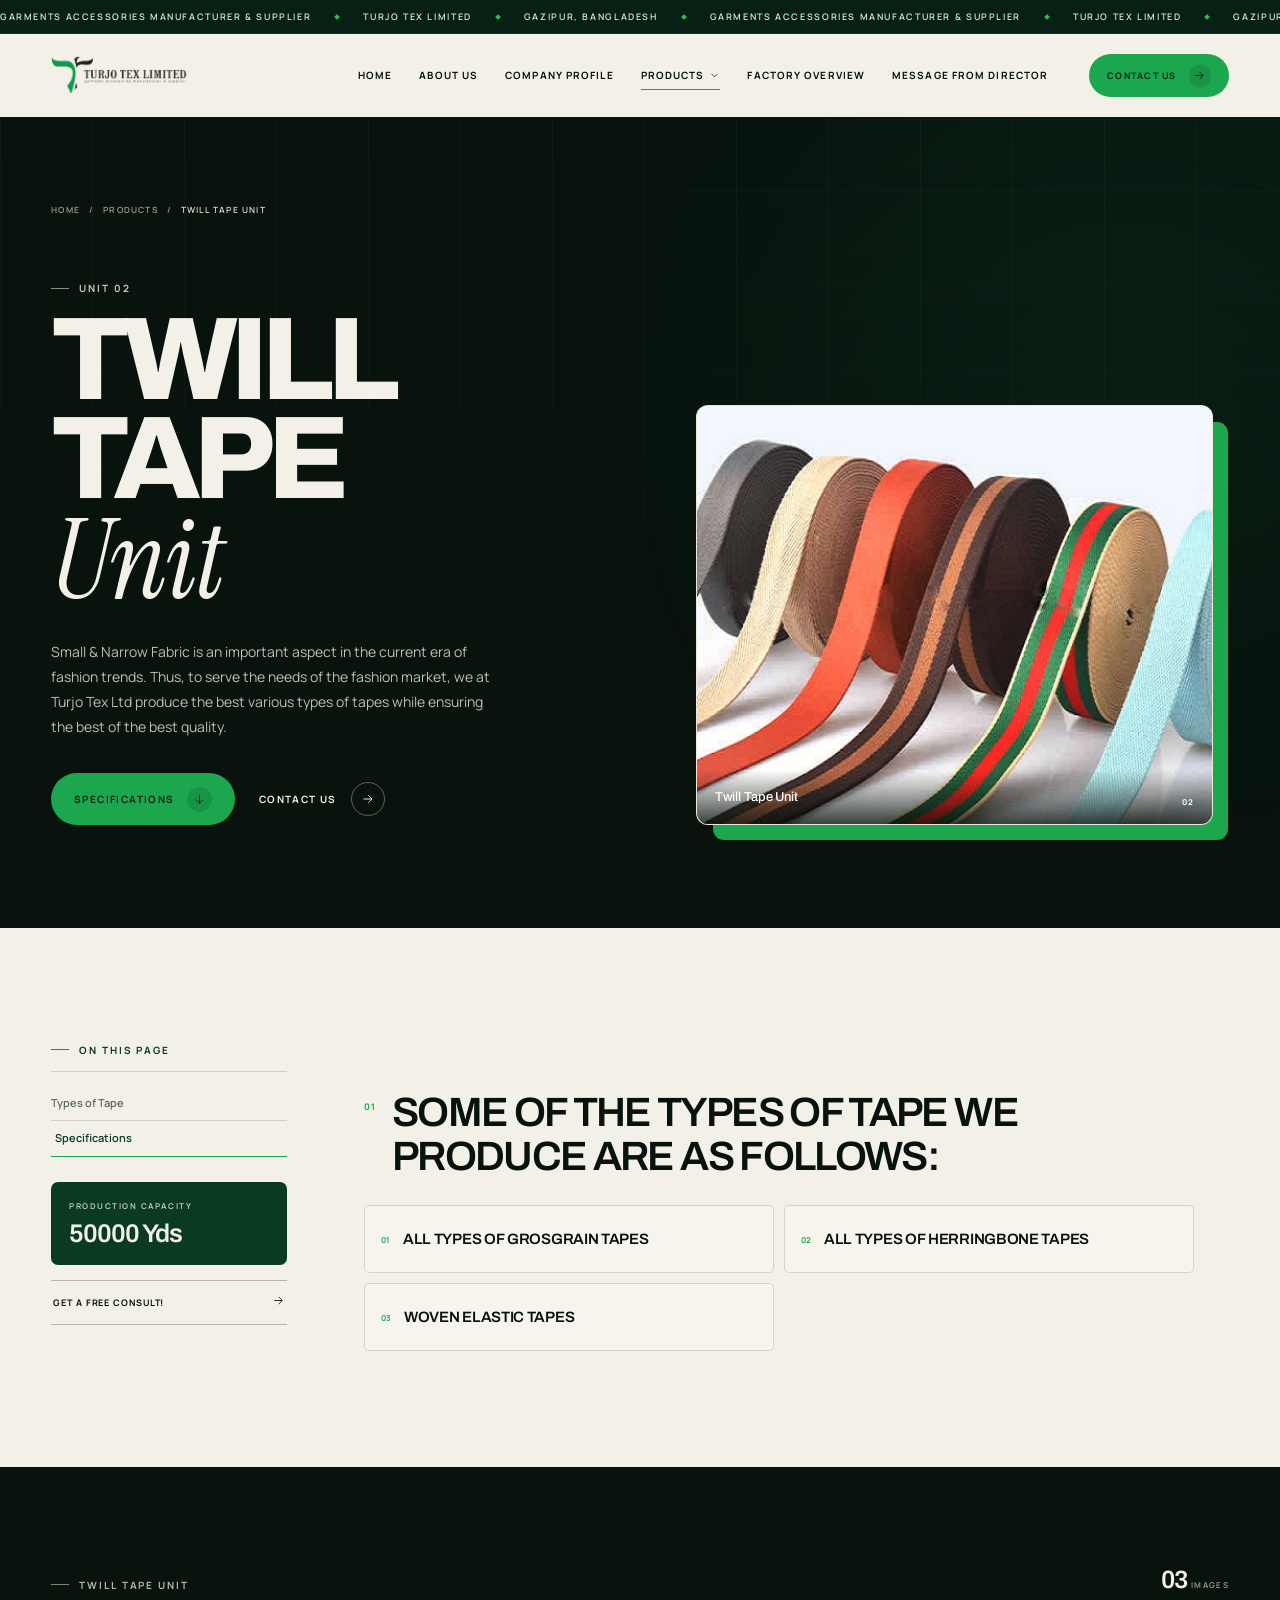
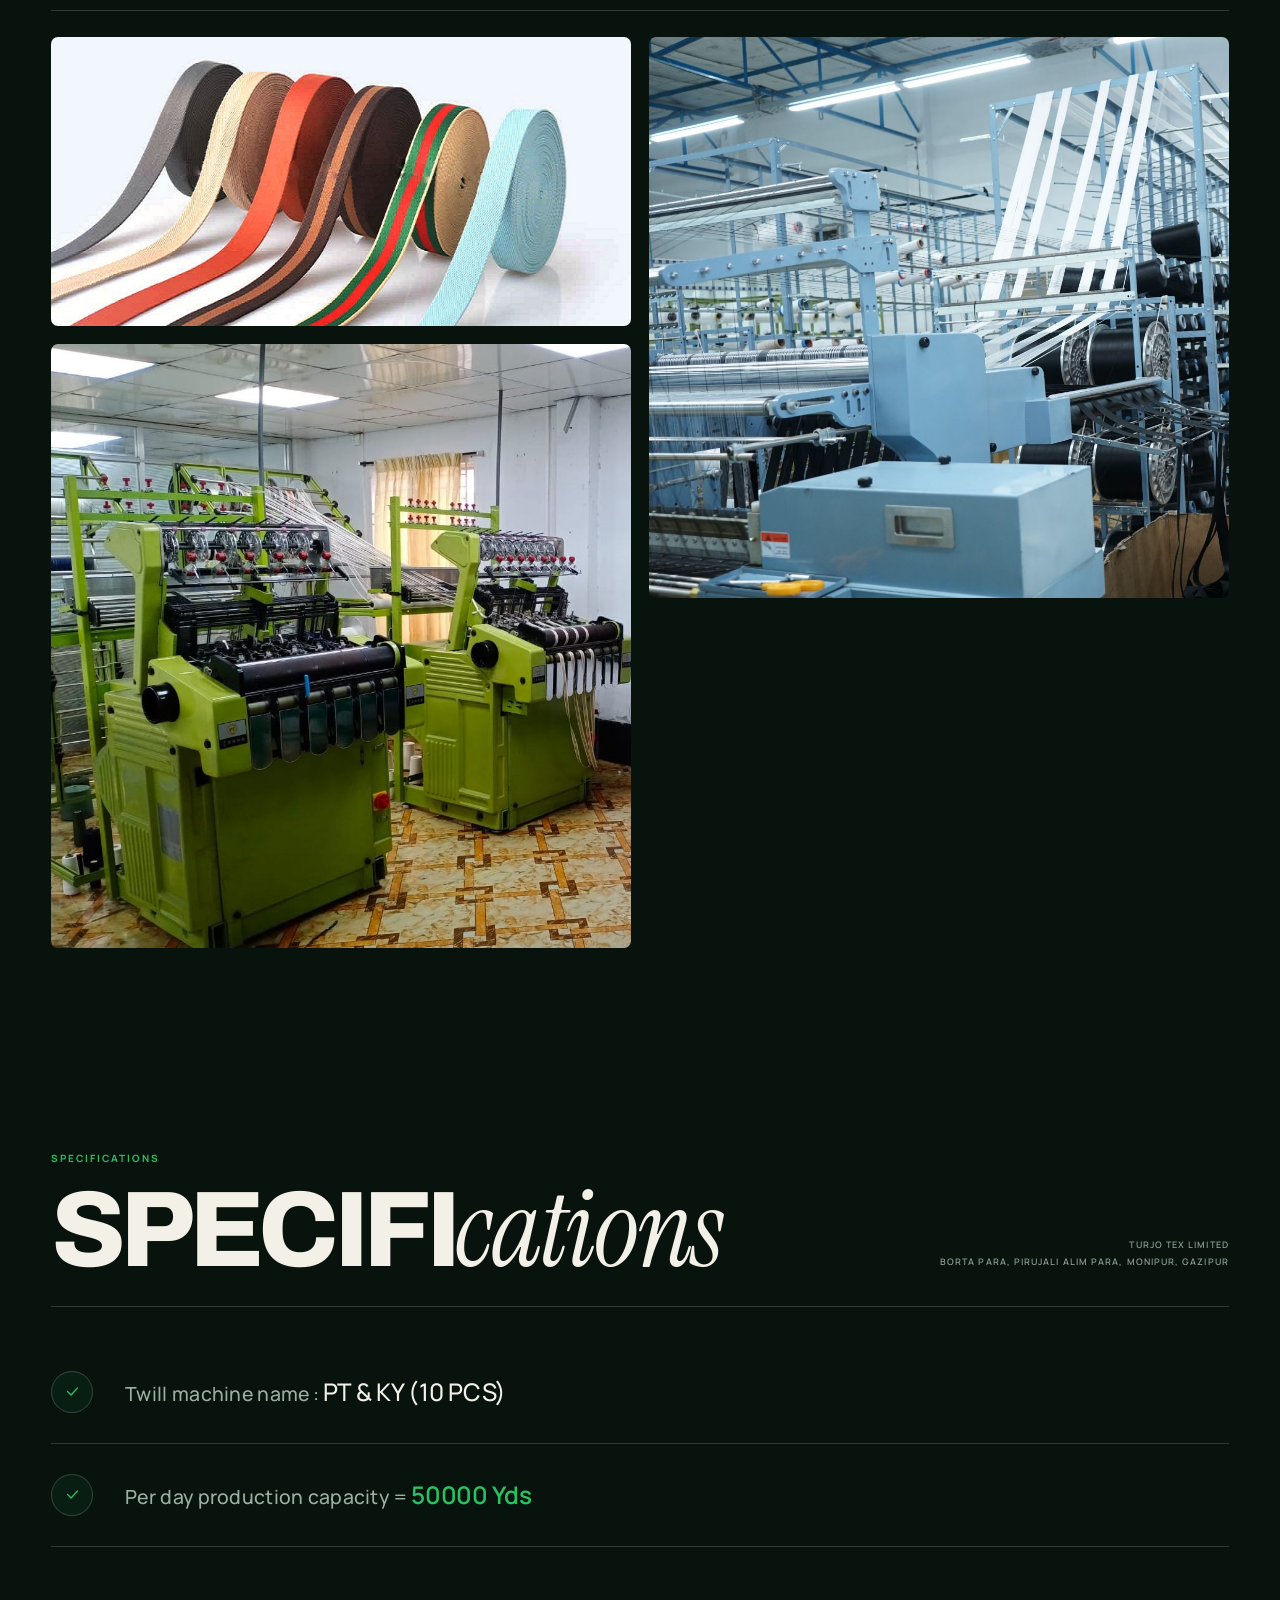
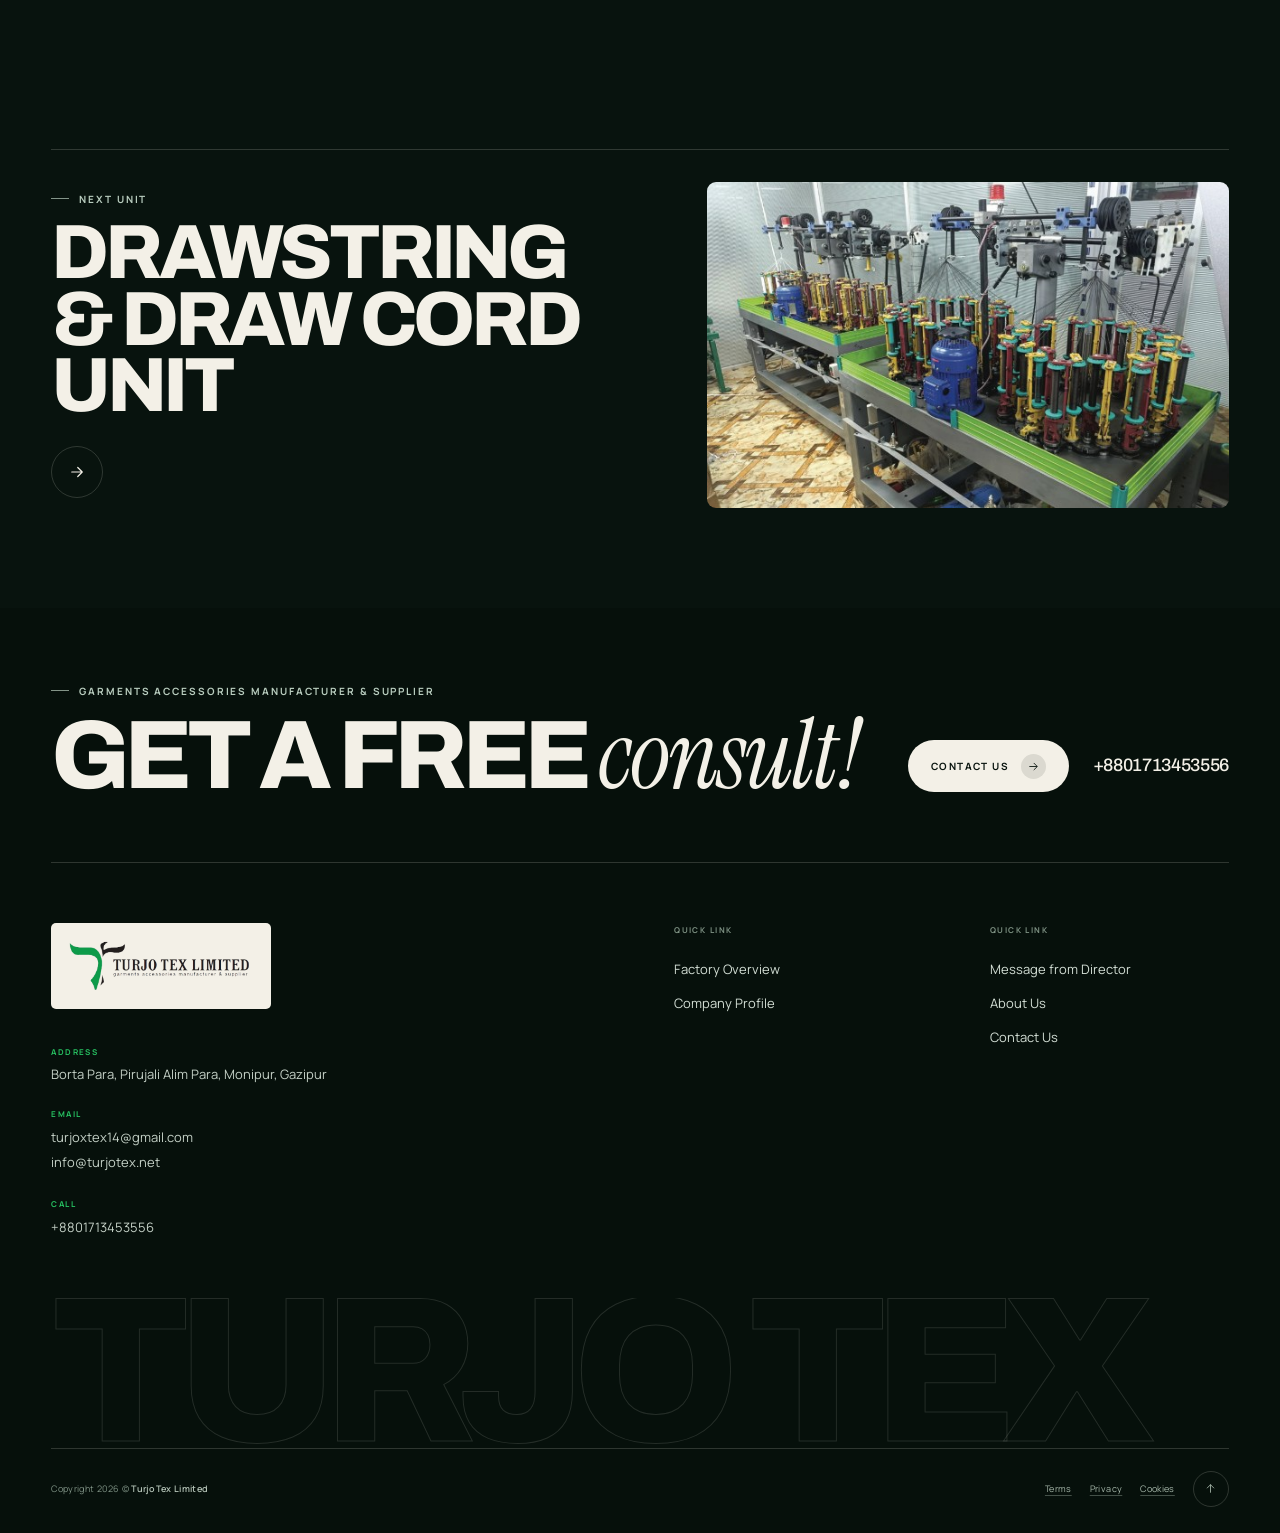
<file: twill-tape-unit.html>
<!doctype html>
<html lang="en" data-page="products">
<head>
  <meta charset="utf-8">
  <meta name="viewport" content="width=device-width, initial-scale=1">
  <title>Twill Tape Unit - Turjotex</title>
  <meta name="description" content="Small &amp; Narrow Fabric is an important aspect in the current era of fashion trends. Thus, to serve the needs of the fashion market, we at Turjo Tex Ltd produce the best various types of tapes while ensuring the best of the best quality.">
  <meta name="theme-color" content="#0a1711">
  <meta property="og:title" content="Twill Tape Unit - Turjotex">
  <meta property="og:description" content="Small &amp; Narrow Fabric is an important aspect in the current era of fashion trends. Thus, to serve the needs of the fashion market, we at Turjo Tex Ltd produce the best various types of tapes while ensuring the best of the best quality.">
  <meta property="og:type" content="website">
  <meta property="og:image" content="assets/img/elastic-unit.jpg">
  <link rel="icon" type="image/png" sizes="32x32" href="assets/img/favicon-32.png?v=2">
  <link rel="icon" type="image/png" sizes="192x192" href="assets/img/favicon-192.png?v=2">
  <link rel="apple-touch-icon" href="assets/img/favicon-192.png?v=2">
  <link rel="preload" href="assets/fonts/archivo-var.woff2" as="font" type="font/woff2" crossorigin>
  <link rel="preload" href="assets/fonts/manrope-var.woff2" as="font" type="font/woff2" crossorigin>
  <link rel="stylesheet" href="css/style.css">
  <script>
    document.documentElement.classList.add('js');
    try {
      if (sessionStorage.getItem('turjotex:page-transition') === '1' && !window.matchMedia('(prefers-reduced-motion: reduce)').matches) {
        document.documentElement.classList.add('is-entering');
      }
      sessionStorage.removeItem('turjotex:page-transition');
    } catch (error) {}
  </script>
</head>
<body class="page-products" id="top">
  <a class="skip-link" href="#main">Skip to content</a>
  <div class="transition" data-transition aria-hidden="true">
  <div class="transition-panel">
    <div class="transition-mark">
      <img src="assets/img/logo-reverse.png" alt="" width="587" height="172">
      <span class="transition-line"></span>
    </div>
  </div>
</div>
  <div class="scroll-progress" aria-hidden="true"><span data-scroll-progress></span></div>
  <div class="utility">
  <div class="utility-track" aria-hidden="true"><span class="utility-bit">Garments Accessories Manufacturer &amp; Supplier</span><span class="utility-dot" aria-hidden="true"></span><span class="utility-bit">Turjo Tex Limited</span><span class="utility-dot" aria-hidden="true"></span><span class="utility-bit">Gazipur, Bangladesh</span><span class="utility-dot" aria-hidden="true"></span><span class="utility-bit">Garments Accessories Manufacturer &amp; Supplier</span><span class="utility-dot" aria-hidden="true"></span><span class="utility-bit">Turjo Tex Limited</span><span class="utility-dot" aria-hidden="true"></span><span class="utility-bit">Gazipur, Bangladesh</span><span class="utility-dot" aria-hidden="true"></span><span class="utility-bit">Garments Accessories Manufacturer &amp; Supplier</span><span class="utility-dot" aria-hidden="true"></span><span class="utility-bit">Turjo Tex Limited</span><span class="utility-dot" aria-hidden="true"></span><span class="utility-bit">Gazipur, Bangladesh</span><span class="utility-dot" aria-hidden="true"></span><span class="utility-bit">Garments Accessories Manufacturer &amp; Supplier</span><span class="utility-dot" aria-hidden="true"></span><span class="utility-bit">Turjo Tex Limited</span><span class="utility-dot" aria-hidden="true"></span><span class="utility-bit">Gazipur, Bangladesh</span><span class="utility-dot" aria-hidden="true"></span></div>
  <span class="sr-only">Garments Accessories Manufacturer &amp; Supplier</span>
</div>
  <header class="site-header" data-header>
  <div class="wrap header-inner">
    <a class="brand" href="index.html" aria-label="Turjotex - Home">
      <img src="assets/img/logo.png" width="591" height="188" alt="Turjotex">
    </a>
    <nav class="desktop-nav" aria-label="Primary">
      <a class="nav-link" href="index.html">Home</a><a class="nav-link" href="about-us.html">About Us</a><a class="nav-link" href="company-profile.html">Company Profile</a><div class="nav-mega" data-mega-wrap>
          <button class="nav-link nav-mega-btn is-active" type="button" aria-expanded="false" aria-controls="products-menu" data-mega-btn>
            Products <svg viewBox="0 0 24 24" fill="none" aria-hidden="true"><path d="m6 9 6 6 6-6" stroke="currentColor" stroke-width="1.6" stroke-linecap="round" stroke-linejoin="round"/></svg>
          </button>
          <div class="mega" data-mega>
  <div class="wrap mega-inner">
    <div class="mega-main">
      <div class="mega-head">
        <p class="eyebrow">Our Products</p>
        <span class="mega-count">07 <span>Units</span></span>
      </div>
      <div class="mega-grid">
        <a class="mega-link" href="elastic-unit.html" data-preview-link="elastic-unit">
          <span class="mega-num">01</span>
          <span class="mega-name">Elastic Unit</span>
          <span class="mega-arrow"><svg viewBox="0 0 24 24" fill="none" aria-hidden="true"><path d="M5 12h13M13 6l6 6-6 6" stroke="currentColor" stroke-width="1.6" stroke-linecap="round" stroke-linejoin="round"/></svg></span>
        </a><a class="mega-link" href="twill-tape-unit.html" data-preview-link="twill-tape-unit">
          <span class="mega-num">02</span>
          <span class="mega-name">Twill Tape Unit</span>
          <span class="mega-arrow"><svg viewBox="0 0 24 24" fill="none" aria-hidden="true"><path d="M5 12h13M13 6l6 6-6 6" stroke="currentColor" stroke-width="1.6" stroke-linecap="round" stroke-linejoin="round"/></svg></span>
        </a><a class="mega-link" href="drawstring-draw-cord-unit.html" data-preview-link="drawstring-draw-cord-unit">
          <span class="mega-num">03</span>
          <span class="mega-name">Drawstring &amp; Draw Cord Unit</span>
          <span class="mega-arrow"><svg viewBox="0 0 24 24" fill="none" aria-hidden="true"><path d="M5 12h13M13 6l6 6-6 6" stroke="currentColor" stroke-width="1.6" stroke-linecap="round" stroke-linejoin="round"/></svg></span>
        </a><a class="mega-link" href="jacquard-elastic-unit.html" data-preview-link="jacquard-elastic-unit">
          <span class="mega-num">04</span>
          <span class="mega-name">Jacquard Elastic Unit</span>
          <span class="mega-arrow"><svg viewBox="0 0 24 24" fill="none" aria-hidden="true"><path d="M5 12h13M13 6l6 6-6 6" stroke="currentColor" stroke-width="1.6" stroke-linecap="round" stroke-linejoin="round"/></svg></span>
        </a><a class="mega-link" href="label-printing-unit.html" data-preview-link="label-printing-unit">
          <span class="mega-num">05</span>
          <span class="mega-name">Label Printing Unit</span>
          <span class="mega-arrow"><svg viewBox="0 0 24 24" fill="none" aria-hidden="true"><path d="M5 12h13M13 6l6 6-6 6" stroke="currentColor" stroke-width="1.6" stroke-linecap="round" stroke-linejoin="round"/></svg></span>
        </a><a class="mega-link" href="shell-button-unit.html" data-preview-link="shell-button-unit">
          <span class="mega-num">06</span>
          <span class="mega-name">Shell Button Unit</span>
          <span class="mega-arrow"><svg viewBox="0 0 24 24" fill="none" aria-hidden="true"><path d="M5 12h13M13 6l6 6-6 6" stroke="currentColor" stroke-width="1.6" stroke-linecap="round" stroke-linejoin="round"/></svg></span>
        </a><a class="mega-link" href="thermal-sticker-printing-unit.html" data-preview-link="thermal-sticker-printing-unit">
          <span class="mega-num">07</span>
          <span class="mega-name">Thermal Sticker Printing Unit</span>
          <span class="mega-arrow"><svg viewBox="0 0 24 24" fill="none" aria-hidden="true"><path d="M5 12h13M13 6l6 6-6 6" stroke="currentColor" stroke-width="1.6" stroke-linecap="round" stroke-linejoin="round"/></svg></span>
        </a>
      </div>
    </div>
    <div class="mega-preview" aria-hidden="true">
      <img src="assets/img/elastic-unit.jpg" alt="" loading="lazy" class="is-active" data-preview-img="elastic-unit"><img src="assets/img/twill-unit-2.jpg" alt="" loading="lazy" class="" data-preview-img="twill-tape-unit"><img src="assets/img/drawstring-unit.jpg" alt="" loading="lazy" class="" data-preview-img="drawstring-draw-cord-unit"><img src="assets/img/jacquard-unit.jpg" alt="" loading="lazy" class="" data-preview-img="jacquard-elastic-unit"><img src="assets/img/label-unit.jpg" alt="" loading="lazy" class="" data-preview-img="label-printing-unit"><img src="assets/img/shell-unit.jpg" alt="" loading="lazy" class="" data-preview-img="shell-button-unit"><img src="assets/img/thermal-unit.jpg" alt="" loading="lazy" class="" data-preview-img="thermal-sticker-printing-unit">
      <div class="mega-preview-caption">
        <span data-preview-name>Elastic Unit</span>
        <span data-preview-count>01 / 07</span>
      </div>
    </div>
  </div>
</div>
        </div><a class="nav-link" href="factory-overview.html">Factory Overview</a><a class="nav-link" href="message-from-director.html">Message from Director</a>
    </nav>
    <div class="header-actions">
      <a class="btn btn--sm header-cta" href="contact-us.html">Contact Us <span class="btn-ico"><svg viewBox="0 0 24 24" fill="none" aria-hidden="true"><path d="M5 12h13M13 6l6 6-6 6" stroke="currentColor" stroke-width="1.6" stroke-linecap="round" stroke-linejoin="round"/></svg></span></a>
      <button class="menu-toggle" type="button" aria-label="Open menu" aria-expanded="false" aria-controls="mobile-menu" data-menu-toggle>
        <span class="menu-lines" aria-hidden="true"><span></span><span></span><span></span></span>
      </button>
    </div>
  </div>
</header>
  <div class="mobile-menu" id="mobile-menu" data-mobile-menu aria-hidden="true">
  <div class="mobile-menu-top">
    <a class="brand brand--mobile" href="index.html" aria-label="Turjotex - Home">
      <img src="assets/img/logo.png" width="591" height="188" alt="Turjotex">
    </a>
    <button class="mobile-close" type="button" aria-label="Close menu" data-menu-close><svg viewBox="0 0 24 24" fill="none" aria-hidden="true"><path d="M6 6l12 12M18 6L6 18" stroke="currentColor" stroke-width="1.6" stroke-linecap="round"/></svg></button>
  </div>
  <div class="mobile-menu-body">
    <nav class="mobile-nav" aria-label="Mobile">
      <a href="index.html" class=""><span>Home</span><span class="mobile-index">01</span></a><a href="about-us.html" class=""><span>About Us</span><span class="mobile-index">02</span></a><a href="company-profile.html" class=""><span>Company Profile</span><span class="mobile-index">03</span></a><a href="factory-overview.html" class=""><span>Factory Overview</span><span class="mobile-index">04</span></a><a href="message-from-director.html" class=""><span>Message from Director</span><span class="mobile-index">05</span></a><a href="contact-us.html" class=""><span>Contact Us</span><span class="mobile-index">06</span></a>
    </nav>
    <div class="mobile-products">
      <p class="eyebrow">Our Products <span>07 Units</span></p>
      <div class="mobile-product-list">
        <a href="elastic-unit.html"><span class="mobile-product-num">01</span><span>Elastic Unit</span><svg viewBox="0 0 24 24" fill="none" aria-hidden="true"><path d="M5 12h13M13 6l6 6-6 6" stroke="currentColor" stroke-width="1.6" stroke-linecap="round" stroke-linejoin="round"/></svg></a><a href="twill-tape-unit.html"><span class="mobile-product-num">02</span><span>Twill Tape Unit</span><svg viewBox="0 0 24 24" fill="none" aria-hidden="true"><path d="M5 12h13M13 6l6 6-6 6" stroke="currentColor" stroke-width="1.6" stroke-linecap="round" stroke-linejoin="round"/></svg></a><a href="drawstring-draw-cord-unit.html"><span class="mobile-product-num">03</span><span>Drawstring &amp; Draw Cord Unit</span><svg viewBox="0 0 24 24" fill="none" aria-hidden="true"><path d="M5 12h13M13 6l6 6-6 6" stroke="currentColor" stroke-width="1.6" stroke-linecap="round" stroke-linejoin="round"/></svg></a><a href="jacquard-elastic-unit.html"><span class="mobile-product-num">04</span><span>Jacquard Elastic Unit</span><svg viewBox="0 0 24 24" fill="none" aria-hidden="true"><path d="M5 12h13M13 6l6 6-6 6" stroke="currentColor" stroke-width="1.6" stroke-linecap="round" stroke-linejoin="round"/></svg></a><a href="label-printing-unit.html"><span class="mobile-product-num">05</span><span>Label Printing Unit</span><svg viewBox="0 0 24 24" fill="none" aria-hidden="true"><path d="M5 12h13M13 6l6 6-6 6" stroke="currentColor" stroke-width="1.6" stroke-linecap="round" stroke-linejoin="round"/></svg></a><a href="shell-button-unit.html"><span class="mobile-product-num">06</span><span>Shell Button Unit</span><svg viewBox="0 0 24 24" fill="none" aria-hidden="true"><path d="M5 12h13M13 6l6 6-6 6" stroke="currentColor" stroke-width="1.6" stroke-linecap="round" stroke-linejoin="round"/></svg></a><a href="thermal-sticker-printing-unit.html"><span class="mobile-product-num">07</span><span>Thermal Sticker Printing Unit</span><svg viewBox="0 0 24 24" fill="none" aria-hidden="true"><path d="M5 12h13M13 6l6 6-6 6" stroke="currentColor" stroke-width="1.6" stroke-linecap="round" stroke-linejoin="round"/></svg></a>
      </div>
    </div>
    <div class="mobile-contact">
      <a href="mailto:turjoxtex14@gmail.com">turjoxtex14@gmail.com</a>
      <a href="tel:+8801713453556">+8801713453556</a>
      <p>Borta Para, Pirujali Alim Para, Monipur, Gazipur</p>
    </div>
  </div>
  <div class="mobile-menu-foot">
    <a href="company-profile.html">Company Profile <svg viewBox="0 0 24 24" fill="none" aria-hidden="true"><path d="M5 12h13M13 6l6 6-6 6" stroke="currentColor" stroke-width="1.6" stroke-linecap="round" stroke-linejoin="round"/></svg></a>
    <span>Borta Para, Pirujali Alim Para, Monipur, Gazipur</span>
  </div>
</div>
  <main id="main">

<section class="page-hero">
  <div class="page-hero-bg" aria-hidden="true"></div>
  <div class="wrap">
    <nav class="crumbs" aria-label="Breadcrumb">
      <a href="index.html">Home</a><span>/</span><a href="index.html#products">Products</a><span>/</span><span aria-current="page">Twill Tape Unit</span>
    </nav>
    <div class="page-hero-grid">
      <div class="page-hero-copy">
        <p class="eyebrow eyebrow--light">Unit 02</p>
        <h1 class="display page-title"><span class="line"><span>Twill Tape</span></span><span class="line"><span><em>Unit</em></span></span></h1>
        <p class="page-intro">Small &amp; Narrow Fabric is an important aspect in the current era of fashion trends. Thus, to serve the needs of the fashion market, we at Turjo Tex Ltd produce the best various types of tapes while ensuring the best of the best quality.</p>
        <div class="page-hero-actions">
          <a class="btn btn--primary" href="#specifications">Specifications <span class="btn-ico"><svg viewBox="0 0 24 24" fill="none" aria-hidden="true"><path d="M12 5v14M6 13l6 6 6-6" stroke="currentColor" stroke-width="1.6" stroke-linecap="round" stroke-linejoin="round"/></svg></span></a>
          <a class="link-arrow link-arrow--light" href="contact-us.html"><span>Contact Us</span><span class="link-arrow-ico"><svg viewBox="0 0 24 24" fill="none" aria-hidden="true"><path d="M5 12h13M13 6l6 6-6 6" stroke="currentColor" stroke-width="1.6" stroke-linecap="round" stroke-linejoin="round"/></svg></span></a>
        </div>
      </div>
      <figure class="page-hero-media">
        <img src="assets/img/twill-unit-2.jpg" alt="Twill Tape Unit">
        <figcaption><span>Twill Tape Unit</span><span>02</span></figcaption>
      </figure>
    </div>
  </div>
</section>
<section class="unit-body section-pad">
  <div class="wrap unit-layout">
    <aside class="unit-aside">
  <div class="aside-sticky">
    <p class="eyebrow">On this page</p>
    <nav class="aside-nav" aria-label="On this page"><a href="#types-of-tape">Types of Tape</a><a href="#specifications">Specifications</a></nav>
    <div class="aside-fact">
      <p class="eyebrow eyebrow--light">Production capacity</p>
      <p class="aside-fact-value">50000 Yds</p>
    </div>
    <a class="aside-cta" href="contact-us.html">Get a free consult! <span><svg viewBox="0 0 24 24" fill="none" aria-hidden="true"><path d="M5 12h13M13 6l6 6-6 6" stroke="currentColor" stroke-width="1.6" stroke-linecap="round" stroke-linejoin="round"/></svg></span></a>
  </div>
</aside>
    <div class="unit-main">
      <section class="content-block" id="types-of-tape">
    <div class="block-head" data-reveal="up">
        <span class="block-num">01</span>
        <h2>Some of the types of tape we produce are as follows:</h2>
      </div>
    
    <div class="tag-grid">
      <div class="tag-card" data-reveal="up" style="--delay:0ms">
          <span class="tag-num">01</span>
          <span class="tag-name">All types of grosgrain tapes</span>
        </div><div class="tag-card" data-reveal="up" style="--delay:55ms">
          <span class="tag-num">02</span>
          <span class="tag-name">All types of herringbone tapes</span>
        </div><div class="tag-card" data-reveal="up" style="--delay:110ms">
          <span class="tag-num">03</span>
          <span class="tag-name">Woven Elastic tapes</span>
        </div>
    </div>
  </section>
    </div>
  </div>
</section>
<section class="unit-gallery" aria-label="Twill Tape Unit gallery">
  <div class="wrap">
    <div class="gallery-head" data-reveal="up">
      <p class="eyebrow eyebrow--light">Twill Tape Unit</p>
      <span class="gallery-count">03 <span>Images</span></span>
    </div>
    <div class="gallery-grid" data-gallery-grid>
      <button class="gallery-item" type="button" data-gallery="twill-tape-unit" data-full="assets/img/twill-unit-2.jpg" data-caption="Twill tapes" aria-label="Open image: Twill tapes" data-reveal="up" style="--delay:0ms">
        <img src="assets/img/twill-unit-2.jpg" alt="Twill tapes" loading="lazy">
        <span class="gallery-overlay">
          <span class="gallery-num">01</span>
        </span>
      </button><button class="gallery-item" type="button" data-gallery="twill-tape-unit" data-full="assets/img/twill-unit.jpg" data-caption="Twill Tape Unit machinery" aria-label="Open image: Twill Tape Unit machinery" data-reveal="up" style="--delay:50ms">
        <img src="assets/img/twill-unit.jpg" alt="Twill Tape Unit machinery" loading="lazy">
        <span class="gallery-overlay">
          <span class="gallery-num">02</span>
        </span>
      </button><button class="gallery-item" type="button" data-gallery="twill-tape-unit" data-full="assets/img/factory-4.jpg" data-caption="Narrow fabric production line" aria-label="Open image: Narrow fabric production line" data-reveal="up" style="--delay:100ms">
        <img src="assets/img/factory-4.jpg" alt="Narrow fabric production line" loading="lazy">
        <span class="gallery-overlay">
          <span class="gallery-num">03</span>
        </span>
      </button>
    </div>
  </div>
</section>
<section class="specs-section" id="specifications" aria-labelledby="specs-title">
  <div class="wrap">
    <div class="specs-head" data-reveal="up">
      <div>
        <p class="section-index">Specifications</p>
        <h2 class="display" id="specs-title">Specifi<em>cations</em></h2>
      </div>
      <p class="specs-note">Turjo Tex Limited<br>Borta Para, Pirujali Alim Para, Monipur, Gazipur</p>
    </div>
    <div class="spec-groups">
      <div class="spec-group">
        
        <ul class="spec-list">
        <li class="spec" data-reveal="up" style="--delay:0ms">
          <span class="spec-check" aria-hidden="true"><svg viewBox="0 0 24 24" fill="none" aria-hidden="true"><path d="m5 12 5 5 9-10" stroke="currentColor" stroke-width="1.8" stroke-linecap="round" stroke-linejoin="round"/></svg></span>
          <p class="spec-line"><span class="spec-label">Twill machine name</span><span class="spec-sep"> : </span><span class="spec-value">PT &amp; KY (10 PCS)</span></p>
        </li><li class="spec spec--highlight" data-reveal="up" style="--delay:70ms">
          <span class="spec-check" aria-hidden="true"><svg viewBox="0 0 24 24" fill="none" aria-hidden="true"><path d="m5 12 5 5 9-10" stroke="currentColor" stroke-width="1.8" stroke-linecap="round" stroke-linejoin="round"/></svg></span>
          <p class="spec-line"><span class="spec-label">Per day production capacity</span><span class="spec-sep"> = </span><span class="spec-value">50000 Yds</span></p>
        </li>
      </ul>
      </div>
    </div>
  </div>
</section>
<section class="next-unit">
  <div class="wrap">
    <a class="next-unit-link" href="drawstring-draw-cord-unit.html">
      <div class="next-unit-copy">
        <p class="eyebrow eyebrow--light">Next Unit</p>
        <h2 class="display">Drawstring &amp; Draw Cord Unit</h2>
        <span class="next-unit-arrow"><svg viewBox="0 0 24 24" fill="none" aria-hidden="true"><path d="M5 12h13M13 6l6 6-6 6" stroke="currentColor" stroke-width="1.6" stroke-linecap="round" stroke-linejoin="round"/></svg></span>
      </div>
      <div class="next-unit-media" data-reveal="clip">
        <img src="assets/img/drawstring-unit.jpg" alt="Drawstring &amp; Draw Cord Unit" loading="lazy">
      </div>
    </a>
  </div>
</section>

  </main>
  <footer class="site-footer">
  <div class="wrap footer-cta" data-reveal="up">
    <div>
      <p class="eyebrow eyebrow--light">Garments Accessories Manufacturer &amp; Supplier</p>
      <h2>Get a free <em>consult!</em></h2>
    </div>
    <div class="footer-cta-actions">
      <a class="btn btn--light" href="contact-us.html">Contact Us <span class="btn-ico"><svg viewBox="0 0 24 24" fill="none" aria-hidden="true"><path d="M5 12h13M13 6l6 6-6 6" stroke="currentColor" stroke-width="1.6" stroke-linecap="round" stroke-linejoin="round"/></svg></span></a>
      <a class="footer-phone" href="tel:+8801713453556">+8801713453556</a>
    </div>
  </div>
  <div class="wrap footer-grid">
    <div class="footer-brand">
      <a class="footer-logo" href="index.html" aria-label="Turjotex - Home">
        <img src="assets/img/logo.png" width="591" height="188" alt="Turjotex" loading="lazy">
      </a>
      <address>
        <p class="footer-label">Address</p>
        <p>Borta Para, Pirujali Alim Para, Monipur, Gazipur</p>
      </address>
      <div class="footer-contact">
        <p class="footer-label">Email</p>
        <a href="mailto:turjoxtex14@gmail.com">turjoxtex14@gmail.com</a>
        <a href="mailto:info@turjotex.net">info@turjotex.net</a>
      </div>
      <div class="footer-contact">
        <p class="footer-label">Call</p>
        <a href="tel:+8801713453556">+8801713453556</a>
      </div>
    </div>
    <div class="footer-col">
      <h3>Quick Link</h3>
      <a href="factory-overview.html">Factory Overview</a>
      <a href="company-profile.html">Company Profile</a>
    </div>
    <div class="footer-col">
      <h3>Quick Link</h3>
      <a href="message-from-director.html">Message from Director</a>
      <a href="about-us.html">About Us</a>
      <a href="contact-us.html">Contact Us</a>
    </div>
  </div>
  <div class="footer-wordmark" aria-hidden="true">Turjo Tex</div>
  <div class="wrap footer-legal">
    <p>Copyright 2026 © <strong>Turjo Tex Limited</strong></p>
    <div class="footer-small-links">
      <a href="#" data-noop>Terms</a>
      <a href="#" data-noop>Privacy</a>
      <a href="#" data-noop>Cookies</a>
      <a class="to-top" href="#top" aria-label="Back to top"><svg viewBox="0 0 24 24" fill="none" aria-hidden="true"><path d="M12 19V5M6 11l6-6 6 6" stroke="currentColor" stroke-width="1.6" stroke-linecap="round" stroke-linejoin="round"/></svg></a>
    </div>
  </div>
</footer>
  <div class="lightbox" data-lightbox aria-hidden="true">
  <div class="lightbox-backdrop" data-lightbox-close></div>
  <div class="lightbox-inner" role="dialog" aria-modal="true" aria-label="Image gallery">
    <div class="lightbox-bar">
      <span class="lightbox-count" data-lightbox-count>01 / 03</span>
      <button class="lightbox-btn" type="button" aria-label="Close gallery" data-lightbox-close><svg viewBox="0 0 24 24" fill="none" aria-hidden="true"><path d="M6 6l12 12M18 6L6 18" stroke="currentColor" stroke-width="1.6" stroke-linecap="round"/></svg></button>
    </div>
    <button class="lightbox-nav lightbox-prev" type="button" aria-label="Previous image" data-lightbox-prev><svg viewBox="0 0 24 24" fill="none" aria-hidden="true"><path d="M19 12H6M11 6l-6 6 6 6" stroke="currentColor" stroke-width="1.6" stroke-linecap="round" stroke-linejoin="round"/></svg></button>
    <figure class="lightbox-figure">
      <img alt="" data-lightbox-img>
      <figcaption data-lightbox-caption></figcaption>
    </figure>
    <button class="lightbox-nav lightbox-next" type="button" aria-label="Next image" data-lightbox-next><svg viewBox="0 0 24 24" fill="none" aria-hidden="true"><path d="M5 12h13M13 6l6 6-6 6" stroke="currentColor" stroke-width="1.6" stroke-linecap="round" stroke-linejoin="round"/></svg></button>
  </div>
</div>
  <a class="wa-float" href="https://wa.me/8801713453556?text=Hello!%20I'm%20interested%20to%20discuss%20regarding%20your%20products." target="_blank" rel="noopener" aria-label="Contact Us on WhatsApp">
  <svg viewBox="0 0 24 24" fill="none" aria-hidden="true"><path d="M20 11.6a8 8 0 0 1-11.8 7L4 20l1.3-4.1A8 8 0 1 1 20 11.6Z" stroke="currentColor" stroke-width="1.5" stroke-linejoin="round"/><path d="M9 9.2c.3 1.4 1.9 3 3.3 3.4l1.1-1.1 2.3 1.2c-.2 1.1-1.1 1.9-2.3 1.8-2.8-.3-5.5-3-5.8-5.8C7.5 7.6 8.3 6.7 9.4 6.5l1.2 2.3L9 9.2Z" fill="currentColor"/></svg><span>Contact Us</span>
</a>
  <script src="js/main.js"></script>
</body>
</html>
</file>
<file: css/style.css>
/* ==========================================================================
   Turjo Tex Limited — editorial industrial redesign
   ========================================================================== */

/* --------------------------------------------------------------- fonts */
@font-face {
  font-family: "Archivo";
  src: url("../assets/fonts/archivo-var.woff2") format("woff2");
  font-weight: 300 900;
  font-style: normal;
  font-stretch: 100%;
  font-display: swap;
}
@font-face {
  font-family: "Manrope";
  src: url("../assets/fonts/manrope-var.woff2") format("woff2");
  font-weight: 300 800;
  font-style: normal;
  font-display: swap;
}
@font-face {
  font-family: "Instrument Serif";
  src: url("../assets/fonts/instrument-serif.woff2") format("woff2");
  font-weight: 400;
  font-style: normal;
  font-display: swap;
}
@font-face {
  font-family: "Instrument Serif";
  src: url("../assets/fonts/instrument-serif-italic.woff2") format("woff2");
  font-weight: 400;
  font-style: italic;
  font-display: swap;
}

/* --------------------------------------------------------------- tokens */
:root {
  --ink: #08130e;
  --ink-2: #0d1c15;
  --green: #1ca64d;
  --green-bright: #27c262;
  --green-deep: #0b3a23;
  --green-ink: #062114;
  --paper: #f3f0e7;
  --paper-2: #eae5d9;
  --paper-3: #e0d9ca;
  --sand: #d8d0bf;
  --muted: #5d6961;
  --muted-light: #a3b1a7;
  --line: rgba(8, 19, 14, 0.14);
  --line-strong: rgba(8, 19, 14, 0.26);
  --line-light: rgba(243, 240, 231, 0.17);
  --display: "Archivo", "Arial Narrow", sans-serif;
  --body: "Manrope", "Segoe UI", sans-serif;
  --serif: "Instrument Serif", Georgia, serif;
  --container: 1340px;
  --gutter: clamp(20px, 4vw, 60px);
  --pad: clamp(76px, 9vw, 148px);
  --radius: 14px;
  --ease: cubic-bezier(0.19, 1, 0.22, 1);
  --ease-io: cubic-bezier(0.76, 0, 0.24, 1);
}

/* --------------------------------------------------------------- reset */
*,
*::before,
*::after {
  box-sizing: border-box;
}
html {
  scroll-behavior: smooth;
  scroll-padding-top: 96px;
  -webkit-text-size-adjust: 100%;
  scrollbar-color: var(--green) var(--paper);
  scrollbar-width: thin;
}
html::-webkit-scrollbar {
  width: 14px;
  height: 14px;
}
html::-webkit-scrollbar-track {
  background: var(--paper);
  border-left: 1px solid var(--line);
}
html::-webkit-scrollbar-thumb {
  background: var(--green);
  border: 4px solid var(--paper);
  border-radius: 999px;
}
html::-webkit-scrollbar-thumb:hover {
  background: var(--green-deep);
}
html::-webkit-scrollbar-corner {
  background: var(--paper);
}
html::-webkit-scrollbar-button {
  display: none;
  width: 0;
  height: 0;
}
body {
  margin: 0;
  background: var(--paper);
  color: var(--ink);
  font-family: var(--body);
  font-size: 16px;
  line-height: 1.7;
  font-weight: 400;
  -webkit-font-smoothing: antialiased;
  text-rendering: optimizeLegibility;
  overflow-x: hidden;
}
body.menu-open,
body.lightbox-open {
  overflow: hidden;
}
img,
video,
svg,
iframe {
  max-width: 100%;
}
img {
  display: block;
}
a {
  color: inherit;
  text-decoration: none;
}
button,
input,
textarea {
  font: inherit;
  color: inherit;
}
button {
  cursor: pointer;
}
h1,
h2,
h3,
h4,
p,
figure,
blockquote,
address {
  margin: 0;
}
ul,
ol {
  margin: 0;
  padding: 0;
  list-style: none;
}
::selection {
  background: var(--green);
  color: #fff;
}
:focus-visible {
  outline: 2px solid var(--green);
  outline-offset: 4px;
}
.on-dark :focus-visible,
.contact-home :focus-visible,
.ask :focus-visible,
.director-hero :focus-visible,
.page-hero :focus-visible,
.site-footer :focus-visible,
.unit-gallery :focus-visible,
.next-unit :focus-visible {
  outline-color: var(--green-bright);
}

/* --------------------------------------------------------------- utility */
.wrap {
  width: min(var(--container), calc(100% - (var(--gutter) * 2)));
  margin-inline: auto;
}
.sr-only {
  position: absolute !important;
  width: 1px;
  height: 1px;
  padding: 0;
  margin: -1px;
  overflow: hidden;
  clip: rect(0, 0, 0, 0);
  white-space: nowrap;
  border: 0;
}
.skip-link {
  position: fixed;
  top: 12px;
  left: 12px;
  z-index: 4000;
  padding: 12px 18px;
  background: var(--green);
  color: #fff;
  font-size: 12px;
  font-weight: 700;
  transform: translateY(-160%);
  transition: transform 0.25s;
}
.skip-link:focus {
  transform: none;
}
.section-pad {
  padding-block: var(--pad);
}
.display {
  font-family: var(--display);
  font-weight: 800;
  line-height: 0.87;
  letter-spacing: -0.055em;
  text-transform: uppercase;
}
.display em,
.page-title em,
.hero-title em,
h2 em,
.footer-cta em,
.contact-close em,
.touch h2 em,
.about-hero h1 em,
.contact-hero h1 em {
  font-family: var(--serif);
  font-style: italic;
  font-weight: 400;
  text-transform: none;
  letter-spacing: -0.02em;
}
.display--lower {
  text-transform: lowercase;
}
.eyebrow {
  display: flex;
  align-items: center;
  gap: 10px;
  font-family: var(--body);
  font-size: 10px;
  font-weight: 700;
  line-height: 1.4;
  letter-spacing: 0.19em;
  text-transform: uppercase;
  color: var(--green-deep);
}
.eyebrow::before {
  content: "";
  width: 18px;
  height: 1px;
  background: currentColor;
  opacity: 0.7;
}
.eyebrow--light {
  color: #b8ccbe;
}
.section-index {
  margin-bottom: 14px;
  font-size: 10px;
  font-weight: 700;
  letter-spacing: 0.2em;
  text-transform: uppercase;
  color: var(--green);
}
.section-index--light {
  color: var(--green-bright);
}
.section-head {
  display: flex;
  align-items: flex-end;
  justify-content: space-between;
  gap: 40px;
  margin-bottom: clamp(38px, 5vw, 64px);
}
.section-head h2 {
  font-size: clamp(46px, 8vw, 118px);
}
.section-head--split {
  align-items: flex-end;
}
.section-side-note {
  max-width: 240px;
  font-size: 10px;
  font-weight: 600;
  line-height: 1.7;
  letter-spacing: 0.15em;
  text-transform: uppercase;
  color: var(--muted);
  text-align: right;
}
.section-strip {
  display: flex;
  align-items: center;
  gap: 18px;
  padding-bottom: 28px;
  border-bottom: 1px solid var(--line);
}
.section-strip .section-index {
  margin: 0;
  font-family: var(--display);
  font-size: 28px;
  font-weight: 700;
  line-height: 1;
  letter-spacing: -0.04em;
  color: var(--ink);
}
.section-strip .eyebrow {
  color: var(--muted);
}
.section-rule {
  flex: 1;
  height: 1px;
  background: var(--line);
}

/* --------------------------------------------------------------- buttons */
.btn {
  position: relative;
  display: inline-flex;
  align-items: center;
  justify-content: center;
  gap: 12px;
  min-height: 52px;
  padding: 0 22px;
  border: 1px solid transparent;
  border-radius: 999px;
  background: var(--green);
  color: var(--green-ink);
  font-family: var(--body);
  font-size: 10px;
  font-weight: 700;
  line-height: 1;
  letter-spacing: 0.14em;
  text-transform: uppercase;
  white-space: nowrap;
  transition: background 0.35s, color 0.35s, border-color 0.35s, transform 0.35s;
  will-change: transform;
}
.btn:hover {
  background: var(--ink);
  color: var(--paper);
}
.btn-ico {
  display: grid;
  place-items: center;
  width: 25px;
  height: 25px;
  border-radius: 50%;
  background: rgba(6, 33, 20, 0.14);
  transition: transform 0.4s var(--ease), background 0.3s;
}
.btn-ico svg {
  width: 13px;
  height: 13px;
}
.btn:hover .btn-ico {
  transform: rotate(-45deg);
  background: var(--green);
}
.btn--light {
  background: var(--paper);
  color: var(--ink);
}
.btn--light .btn-ico {
  background: rgba(8, 19, 14, 0.1);
}
.btn--light:hover {
  background: var(--green);
  color: var(--green-ink);
}
.btn--dark {
  background: var(--ink);
  color: var(--paper);
}
.btn--dark:hover {
  background: var(--paper);
  color: var(--ink);
}
.btn--dark .btn-ico {
  background: rgba(255, 255, 255, 0.14);
}
.btn--sm {
  min-height: 43px;
  padding: 0 17px;
  font-size: 9px;
}
.btn--sm .btn-ico {
  width: 22px;
  height: 22px;
}
.link-arrow {
  display: inline-flex;
  align-items: center;
  gap: 14px;
  width: fit-content;
  font-size: 10px;
  font-weight: 700;
  letter-spacing: 0.14em;
  text-transform: uppercase;
}
.link-arrow-ico {
  display: grid;
  place-items: center;
  width: 34px;
  height: 34px;
  border: 1px solid var(--line-strong);
  border-radius: 50%;
  transition: transform 0.4s var(--ease), background 0.3s, color 0.3s, border-color 0.3s;
}
.link-arrow-ico svg {
  width: 14px;
  height: 14px;
}
.link-arrow:hover .link-arrow-ico {
  background: var(--green);
  border-color: var(--green);
  color: #fff;
  transform: rotate(-45deg);
}
.link-arrow--light {
  color: var(--paper);
}
.link-arrow--light .link-arrow-ico {
  border-color: rgba(243, 240, 231, 0.35);
}

/* --------------------------------------------------------------- progress */
.scroll-progress {
  position: fixed;
  top: 0;
  left: 0;
  z-index: 700;
  width: 100%;
  height: 2px;
  pointer-events: none;
}
.scroll-progress span {
  display: block;
  width: 0;
  height: 100%;
  background: var(--green-bright);
  transform-origin: left;
}

/* --------------------------------------------------------------- utility bar */
.utility {
  position: relative;
  z-index: 140;
  height: 34px;
  overflow: hidden;
  background: var(--green-ink);
  color: #d9e7dc;
  border-bottom: 1px solid rgba(255, 255, 255, 0.08);
}
.utility-track {
  display: flex;
  align-items: center;
  gap: 24px;
  width: max-content;
  height: 34px;
  animation: marquee 46s linear infinite;
}
.utility:hover .utility-track {
  animation-play-state: paused;
}
.utility-bit {
  font-size: 9px;
  font-weight: 600;
  letter-spacing: 0.18em;
  text-transform: uppercase;
  white-space: nowrap;
}
.utility-dot {
  width: 4px;
  height: 4px;
  transform: rotate(45deg);
  background: var(--green-bright);
  flex: none;
}

/* --------------------------------------------------------------- header */
.site-header {
  position: sticky;
  top: 0;
  z-index: 130;
  background: rgba(243, 240, 231, 0.78);
  border-bottom: 1px solid transparent;
  backdrop-filter: blur(16px);
  -webkit-backdrop-filter: blur(16px);
  transition: background 0.4s, border-color 0.4s, box-shadow 0.4s;
}
.site-header.is-scrolled {
  background: rgba(243, 240, 231, 0.94);
  border-color: var(--line);
  box-shadow: 0 14px 40px rgba(8, 19, 14, 0.06);
}
.header-inner {
  display: flex;
  align-items: center;
  justify-content: space-between;
  gap: 28px;
  height: 82px;
  transition: height 0.35s;
}
.site-header.is-scrolled .header-inner {
  height: 72px;
}
.brand {
  flex: none;
  display: block;
  line-height: 0;
}
.brand img {
  width: 138px;
  height: auto;
  mix-blend-mode: multiply;
}
.desktop-nav {
  display: flex;
  align-items: center;
  gap: 1px;
  margin-left: auto;
}
.nav-link {
  position: relative;
  display: inline-flex;
  align-items: center;
  gap: 5px;
  padding: 12px 13px;
  background: none;
  border: 0;
  font-family: var(--body);
  font-size: 10px;
  font-weight: 700;
  letter-spacing: 0.11em;
  text-transform: uppercase;
  color: var(--ink);
}
.nav-link::after {
  content: "";
  position: absolute;
  left: 13px;
  right: 13px;
  bottom: 6px;
  height: 1px;
  background: var(--green);
  transform: scaleX(0);
  transform-origin: right;
  transition: transform 0.4s var(--ease);
}
.nav-link:hover::after,
.nav-link.is-active::after {
  transform: scaleX(1);
  transform-origin: left;
}
.nav-mega-btn svg {
  width: 11px;
  height: 11px;
  transition: transform 0.35s;
}
.nav-mega.is-open .nav-mega-btn svg {
  transform: rotate(180deg);
}
.nav-mega-btn.is-active::after {
  transform: scaleX(1);
}
.header-actions {
  display: flex;
  align-items: center;
  gap: 10px;
  flex: none;
}
.menu-toggle {
  display: none;
  align-items: center;
  justify-content: center;
  width: 46px;
  height: 46px;
  padding: 0;
  border: 1px solid var(--line-strong);
  border-radius: 50%;
  background: transparent;
}
.menu-lines {
  display: flex;
  flex-direction: column;
  gap: 4px;
  width: 18px;
}
.menu-lines span {
  display: block;
  height: 1.5px;
  background: var(--ink);
  transition: transform 0.3s;
}
.menu-lines span:nth-child(2) {
  width: 12px;
  margin-left: auto;
}

/* --------------------------------------------------------------- mega */
.nav-mega {
  position: static;
}
.nav-mega .mega {
  position: absolute;
  top: 100%;
  left: 0;
  right: 0;
  z-index: 129;
  background: var(--paper);
  border-top: 1px solid var(--line);
  border-bottom: 1px solid var(--line);
  box-shadow: 0 30px 70px rgba(8, 19, 14, 0.14);
  opacity: 0;
  visibility: hidden;
  pointer-events: none;
  transform: translateY(-10px);
  transition: opacity 0.35s, transform 0.45s var(--ease), visibility 0.35s;
}
.nav-mega:hover .mega,
.nav-mega.is-open .mega {
  opacity: 1;
  visibility: visible;
  pointer-events: auto;
  transform: none;
}
.mega-inner {
  display: grid;
  grid-template-columns: 1.35fr 0.65fr;
  gap: clamp(40px, 6vw, 90px);
  padding-block: 36px 42px;
}
.mega-head {
  display: flex;
  align-items: center;
  justify-content: space-between;
  gap: 20px;
  padding-bottom: 18px;
  border-bottom: 1px solid var(--line);
}
.mega-head .eyebrow {
  margin: 0;
}
.mega-head .eyebrow::before {
  display: none;
}
.mega-count {
  font-family: var(--display);
  font-size: 26px;
  font-weight: 700;
  line-height: 1;
  letter-spacing: -0.04em;
}
.mega-count span {
  font-family: var(--body);
  font-size: 8px;
  letter-spacing: 0.16em;
  text-transform: uppercase;
  color: var(--muted);
}
.mega-grid {
  display: grid;
  grid-template-columns: 1fr 1fr;
  column-gap: 44px;
}
.mega-link {
  display: flex;
  align-items: center;
  gap: 14px;
  padding: 13px 0;
  border-bottom: 1px solid var(--line);
  transition: color 0.3s, padding-left 0.35s var(--ease);
}
.mega-link:hover {
  color: var(--green);
  padding-left: 6px;
}
.mega-num {
  width: 18px;
  flex: none;
  font-size: 8px;
  font-weight: 700;
  letter-spacing: 0.08em;
  color: var(--green);
}
.mega-name {
  font-family: var(--display);
  font-size: 17px;
  font-weight: 600;
  line-height: 1.2;
  letter-spacing: -0.025em;
  text-transform: uppercase;
}
.mega-arrow {
  margin-left: auto;
  opacity: 0;
  transform: translateX(-5px);
  transition: opacity 0.3s, transform 0.3s;
}
.mega-arrow svg {
  width: 14px;
  height: 14px;
}
.mega-link:hover .mega-arrow {
  opacity: 1;
  transform: none;
}
.mega-preview {
  position: relative;
  min-height: 300px;
  aspect-ratio: 4 / 3;
  border-radius: 10px;
  overflow: hidden;
  background: var(--paper-2);
}
.mega-preview img {
  position: absolute;
  inset: 0;
  width: 100%;
  height: 100%;
  object-fit: cover;
  opacity: 0;
  transform: scale(1.04);
  transition: opacity 0.5s, transform 0.9s var(--ease);
}
.mega-preview img.is-active {
  opacity: 1;
  transform: none;
}
.mega-preview-caption {
  position: absolute;
  left: 0;
  right: 0;
  bottom: 0;
  display: flex;
  align-items: flex-end;
  justify-content: space-between;
  gap: 16px;
  padding: 18px;
  color: #fff;
  background: linear-gradient(to top, rgba(4, 12, 7, 0.8), transparent);
  font-size: 9px;
  font-weight: 700;
  letter-spacing: 0.12em;
  text-transform: uppercase;
}
.mega-preview-caption [data-preview-name] {
  font-family: var(--display);
  font-size: 16px;
  font-weight: 600;
  letter-spacing: -0.02em;
}
.mega-preview-caption [data-preview-count] {
  color: rgba(255, 255, 255, 0.7);
}

/* --------------------------------------------------------------- mobile menu */
.mobile-menu {
  position: fixed;
  inset: 0;
  z-index: 1400;
  display: flex;
  flex-direction: column;
  padding: 22px var(--gutter) 26px;
  background: var(--green-deep);
  color: var(--paper);
  overflow-y: auto;
  visibility: hidden;
  transform: translateY(-100%);
  transition: transform 0.65s var(--ease-io), visibility 0.65s;
}
body.menu-open .mobile-menu {
  visibility: visible;
  transform: none;
}
.mobile-menu-top {
  display: flex;
  align-items: center;
  justify-content: space-between;
  gap: 20px;
  padding-bottom: 18px;
  border-bottom: 1px solid var(--line-light);
}
.brand--mobile {
  display: block;
  padding: 10px 14px;
  background: var(--paper);
  border-radius: 5px;
}
.brand--mobile img {
  width: 144px;
  mix-blend-mode: multiply;
}
.mobile-close {
  display: grid;
  place-items: center;
  width: 46px;
  height: 46px;
  padding: 0;
  border: 1px solid var(--line-light);
  border-radius: 50%;
  background: transparent;
  color: var(--paper);
}
.mobile-close svg {
  width: 18px;
  height: 18px;
}
.mobile-menu-body {
  flex: 1;
  padding-top: 26px;
}
.mobile-nav {
  display: flex;
  flex-direction: column;
}
.mobile-nav a {
  display: flex;
  align-items: center;
  justify-content: space-between;
  gap: 20px;
  padding: 12px 0;
  border-bottom: 1px solid var(--line-light);
  font-family: var(--display);
  font-size: clamp(24px, 5vw, 38px);
  font-weight: 600;
  line-height: 1.05;
  letter-spacing: -0.035em;
  text-transform: uppercase;
}
.mobile-nav a.is-active,
.mobile-nav a:hover {
  color: var(--green-bright);
}
.mobile-index {
  font-family: var(--body);
  font-size: 9px;
  letter-spacing: 0.12em;
  color: var(--muted-light);
}
.mobile-products {
  margin-top: 30px;
}
.mobile-products .eyebrow {
  display: flex;
  justify-content: space-between;
  color: var(--muted-light);
}
.mobile-products .eyebrow::before {
  display: none;
}
.mobile-product-list a {
  display: flex;
  align-items: center;
  gap: 12px;
  padding: 10px 0;
  border-bottom: 1px solid rgba(243, 240, 231, 0.1);
  font-size: 13px;
  font-weight: 600;
}
.mobile-product-list a svg {
  width: 13px;
  height: 13px;
  margin-left: auto;
  opacity: 0.5;
}
.mobile-product-num {
  font-size: 8px;
  letter-spacing: 0.08em;
  color: var(--green-bright);
}
.mobile-contact {
  display: flex;
  flex-direction: column;
  gap: 7px;
  margin-top: 30px;
  font-size: 13px;
}
.mobile-contact a {
  color: var(--paper);
}
.mobile-contact p {
  margin-top: 6px;
  max-width: 280px;
  font-size: 11px;
  line-height: 1.6;
  color: var(--muted-light);
}
.mobile-menu-foot {
  display: flex;
  align-items: center;
  justify-content: space-between;
  gap: 20px;
  padding-top: 18px;
  border-top: 1px solid var(--line-light);
  font-size: 9px;
  letter-spacing: 0.1em;
  text-transform: uppercase;
  color: var(--muted-light);
}
.mobile-menu-foot a {
  display: inline-flex;
  align-items: center;
  gap: 7px;
  color: var(--paper);
}
.mobile-menu-foot svg {
  width: 13px;
  height: 13px;
}

/* --------------------------------------------------------------- hero */
.hero {
  position: relative;
  isolation: isolate;
  display: flex;
  flex-direction: column;
  min-height: max(640px, calc(100svh - 116px));
  overflow: hidden;
  background: var(--ink);
  color: #fff;
}
.hero-media,
.hero-media video {
  position: absolute;
  inset: 0;
  width: 100%;
  height: 100%;
}
.hero-media video {
  object-fit: cover;
  filter: saturate(0.72) contrast(1.05) brightness(0.82);
  transform: scale(1.02);
  animation: hero-zoom 26s ease-in-out infinite alternate;
}
.hero-shade {
  position: absolute;
  inset: 0;
  background: linear-gradient(to top, rgba(5, 13, 8, 0.94) 0%, rgba(5, 13, 8, 0.34) 48%, rgba(5, 13, 8, 0.24) 100%),
    linear-gradient(90deg, rgba(5, 13, 8, 0.68) 0%, rgba(5, 13, 8, 0.08) 70%),
    radial-gradient(circle at 15% 92%, rgba(28, 166, 77, 0.28), transparent 46%);
}
.hero-grid {
  position: absolute;
  inset: 0;
  background-image: repeating-linear-gradient(
      90deg,
      rgba(255, 255, 255, 0.055) 0,
      rgba(255, 255, 255, 0.055) 1px,
      transparent 1px,
      transparent 96px
    ),
    repeating-linear-gradient(
      0deg,
      rgba(255, 255, 255, 0.035) 0,
      rgba(255, 255, 255, 0.035) 1px,
      transparent 1px,
      transparent 96px
    );
  mask-image: linear-gradient(to top, #000, transparent 85%);
  opacity: 0.7;
}
.hero-inner {
  position: relative;
  z-index: 2;
  display: flex;
  flex: 1;
  flex-direction: column;
  justify-content: flex-end;
  padding-top: 100px;
  padding-bottom: 32px;
}
.hero-kicker {
  display: flex;
  align-items: center;
  gap: 12px;
  font-size: 9px;
  font-weight: 600;
  letter-spacing: 0.18em;
  text-transform: uppercase;
  color: rgba(232, 241, 234, 0.78);
  opacity: 0;
  transform: translateY(14px);
  transition: opacity 0.8s 0.35s, transform 0.8s 0.35s var(--ease);
}
.is-ready .hero-kicker {
  opacity: 1;
  transform: none;
}
.hero-dot {
  width: 6px;
  height: 6px;
  border-radius: 50%;
  background: var(--green-bright);
  box-shadow: 0 0 0 4px rgba(39, 194, 98, 0.18);
}
.hero-kicker-rule {
  width: 42px;
  height: 1px;
  background: rgba(243, 240, 231, 0.3);
}
.hero-title-row {
  position: relative;
  margin-top: 22px;
}
.hero-title {
  font-size: clamp(58px, 11vw, 158px);
  line-height: 0.79;
  letter-spacing: -0.065em;
  color: var(--paper);
}
.hero-title .line,
.page-title .line {
  display: block;
  overflow: hidden;
  padding-bottom: 0.045em;
  margin-bottom: -0.035em;
}
.hero-title .line > span,
.page-title .line > span {
  display: block;
  transform: translateY(115%);
  transition: transform 1.15s var(--ease);
}
.hero-title .line:nth-child(1) > span {
  transition-delay: 0.08s;
}
.hero-title .line:nth-child(2) > span {
  transition-delay: 0.17s;
}
.hero-title .line:nth-child(3) > span {
  transition-delay: 0.26s;
}
.is-ready .hero-title .line > span,
.is-ready .page-title .line > span {
  transform: none;
}
.hero-line-sub {
  padding-top: 0.24em;
  font-family: var(--body);
  font-size: 0.215em;
  font-weight: 500;
  line-height: 1;
  letter-spacing: 0.06em;
  color: #d8e5da;
  text-transform: uppercase;
}
.hero-line-sub em {
  font-family: var(--serif);
  font-size: 1.14em;
  font-style: italic;
  text-transform: none;
  color: var(--green-bright);
}
.hero-seal {
  position: absolute;
  right: 0;
  bottom: 34px;
  display: grid;
  place-items: center;
  width: clamp(106px, 11vw, 156px);
  aspect-ratio: 1;
  border: 1px solid rgba(243, 240, 231, 0.26);
  border-radius: 50%;
  background: rgba(5, 13, 8, 0.28);
  color: #dce8df;
  backdrop-filter: blur(5px);
  opacity: 0;
  transform: scale(0.8) rotate(-15deg);
  transition: opacity 0.8s 0.55s, transform 1s 0.55s var(--ease);
}
.is-ready .hero-seal {
  opacity: 1;
  transform: none;
}
.hero-seal svg {
  position: absolute;
  inset: 0;
  width: 100%;
  height: 100%;
  animation: seal-spin 30s linear infinite;
}
.hero-seal text {
  fill: currentColor;
  font-family: var(--body);
  font-size: 9px;
  font-weight: 600;
  letter-spacing: 0.32em;
}
.seal-core {
  display: grid;
  place-items: center;
  width: 54px;
  height: 54px;
  border-radius: 50%;
  background: var(--paper);
}
.seal-core img {
  display: block;
  width: auto;
  height: 38px;
}
.hero-foot {
  display: flex;
  align-items: flex-end;
  justify-content: space-between;
  gap: 30px;
  margin-top: clamp(38px, 5vw, 62px);
  padding-top: 24px;
  border-top: 1px solid rgba(243, 240, 231, 0.28);
  opacity: 0;
  transform: translateY(18px);
  transition: opacity 0.8s 0.55s, transform 0.8s 0.55s var(--ease);
}
.is-ready .hero-foot {
  opacity: 1;
  transform: none;
}
.hero-foot-left {
  display: flex;
  align-items: center;
  gap: 32px;
}
.hero-scroll {
  display: flex;
  align-items: center;
  gap: 12px;
  font-size: 8px;
  font-weight: 600;
  letter-spacing: 0.2em;
  text-transform: uppercase;
  color: rgba(243, 240, 231, 0.7);
}
.hero-scroll-line {
  position: relative;
  display: block;
  width: 58px;
  height: 1px;
  overflow: hidden;
  background: rgba(243, 240, 231, 0.28);
}
.hero-scroll-line::after {
  content: "";
  position: absolute;
  inset: 0;
  background: var(--green-bright);
  transform: translateX(-100%);
  animation: scroll-line 2.4s ease-in-out infinite;
}
.hero-foot-right {
  display: flex;
  align-items: center;
  gap: 26px;
}
.hero-foot-right > span {
  font-size: 8px;
  font-weight: 600;
  line-height: 1.7;
  letter-spacing: 0.16em;
  text-align: right;
  text-transform: uppercase;
  color: rgba(243, 240, 231, 0.62);
}
.video-toggle {
  display: grid;
  place-items: center;
  width: 44px;
  height: 44px;
  padding: 0;
  border: 1px solid rgba(243, 240, 231, 0.3);
  border-radius: 50%;
  background: rgba(5, 13, 8, 0.2);
  color: var(--paper);
  transition: background 0.3s, border-color 0.3s;
}
.video-toggle:hover {
  background: var(--green);
  border-color: var(--green);
}
.video-toggle svg {
  width: 13px;
  height: 13px;
}

/* --------------------------------------------------------------- ticker */
.unit-ticker {
  overflow: hidden;
  padding: 13px 0;
  background: var(--paper);
  border-bottom: 1px solid var(--line);
}
.unit-ticker-track {
  display: flex;
  align-items: center;
  width: max-content;
  animation: marquee 34s linear infinite;
}
.unit-ticker:hover .unit-ticker-track {
  animation-play-state: paused;
}
.unit-ticker-track span {
  display: block;
  padding-inline: 26px;
  font-family: var(--display);
  font-size: 12px;
  font-weight: 600;
  line-height: 1;
  letter-spacing: 0.08em;
  text-transform: uppercase;
  color: var(--ink);
}
.unit-ticker-track i {
  width: 5px;
  height: 5px;
  flex: none;
  transform: rotate(45deg);
  background: var(--green);
}

/* --------------------------------------------------------------- stats */
.stats {
  position: relative;
  overflow: hidden;
  background: var(--green-deep);
  color: var(--paper);
}
.stats-weave {
  position: absolute;
  inset: 0;
  background-image: repeating-linear-gradient(
      90deg,
      rgba(255, 255, 255, 0.045) 0,
      rgba(255, 255, 255, 0.045) 1px,
      transparent 1px,
      transparent 68px
    ),
    repeating-linear-gradient(
      45deg,
      rgba(255, 255, 255, 0.025) 0,
      rgba(255, 255, 255, 0.025) 1px,
      transparent 1px,
      transparent 12px
    );
  mask-image: radial-gradient(ellipse at 70% 20%, #000 0%, transparent 72%);
}
.stats-grid {
  position: relative;
  display: grid;
  grid-template-columns: 0.72fr 0.72fr 1.24fr 0.72fr;
}
.stat {
  padding: clamp(36px, 5vw, 62px) 26px;
  border-right: 1px solid rgba(243, 240, 231, 0.15);
}
.stat:first-child {
  padding-left: 0;
}
.stat:last-child {
  border-right: 0;
}
.stat-number {
  font-family: var(--display);
  font-size: clamp(44px, 6.3vw, 94px);
  font-weight: 700;
  line-height: 0.85;
  letter-spacing: -0.065em;
  color: var(--paper);
  font-variant-numeric: tabular-nums;
}
.stat-label {
  display: flex;
  align-items: center;
  gap: 8px;
  max-width: 190px;
  margin-top: 18px;
  font-size: 8.5px;
  font-weight: 600;
  line-height: 1.6;
  letter-spacing: 0.16em;
  text-transform: uppercase;
  color: #b5c9ba;
}
.stat-label::before {
  content: "";
  width: 5px;
  height: 5px;
  flex: none;
  border-radius: 50%;
  background: var(--green-bright);
}

/* --------------------------------------------------------------- departments */
.departments {
  background: var(--paper);
}
.dept-grid {
  display: grid;
  grid-template-columns: repeat(3, 1fr);
  margin-top: 26px;
  border-top: 1px solid var(--line);
  border-bottom: 1px solid var(--line);
}
.dept-card {
  position: relative;
  isolation: isolate;
  display: flex;
  flex-direction: column;
  justify-content: space-between;
  gap: 62px;
  min-height: 430px;
  padding: 36px 32px 38px;
  border-right: 1px solid var(--line);
  overflow: hidden;
  transition: color 0.55s;
}
.dept-card:last-child {
  border-right: 0;
}
.dept-card::before {
  content: "";
  position: absolute;
  inset: 0;
  z-index: -1;
  background: var(--green-deep);
  transform: translateY(101%);
  transition: transform 0.65s var(--ease-io);
}
.dept-card:hover {
  color: var(--paper);
}
.dept-card:hover::before {
  transform: none;
}
.dept-card:hover .dept-title {
  color: var(--paper);
}
.dept-card:hover .dept-copy p {
  color: #bfd0c3;
}
.dept-top {
  display: flex;
  align-items: flex-start;
  justify-content: space-between;
  gap: 20px;
}
.dept-num {
  font-family: var(--display);
  font-size: 13px;
  font-weight: 600;
  letter-spacing: 0.04em;
  color: var(--green);
}
.dept-card:hover .dept-num {
  color: var(--green-bright);
}
.dept-icon {
  display: grid;
  place-items: center;
  width: 76px;
  height: 76px;
  padding: 15px;
  border-radius: 50%;
  background: var(--paper-2);
  transition: background 0.4s, transform 0.6s var(--ease);
}
.dept-card:hover .dept-icon {
  background: var(--paper);
  transform: rotate(-6deg);
}
.dept-icon img {
  width: 100%;
  height: 100%;
  object-fit: contain;
  mix-blend-mode: multiply;
}
.dept-title {
  font-family: var(--display);
  font-size: clamp(24px, 2.35vw, 33px);
  font-weight: 700;
  line-height: 0.98;
  letter-spacing: -0.045em;
  text-transform: uppercase;
  transition: color 0.4s;
}
.dept-copy p {
  margin-top: 18px;
  max-width: 35ch;
  font-size: 13px;
  line-height: 1.75;
  color: var(--muted);
  transition: color 0.4s;
}

/* --------------------------------------------------------------- products */
.products {
  position: relative;
  background: var(--paper-2);
  overflow: hidden;
}
.products::before {
  content: "";
  position: absolute;
  top: 0;
  right: 0;
  width: 36vw;
  height: 36vw;
  border-radius: 50%;
  background: radial-gradient(circle, rgba(28, 166, 77, 0.1), transparent 65%);
  transform: translate(30%, -30%);
  pointer-events: none;
}
.products-head {
  display: flex;
  align-items: flex-end;
  justify-content: space-between;
  gap: 30px;
  padding-bottom: 30px;
  border-bottom: 1px solid var(--line);
}
.products-head .section-index {
  margin-bottom: 20px;
}
.products-head h2 {
  font-size: clamp(56px, 9.5vw, 150px);
}
.products-meta {
  display: flex;
  align-items: flex-end;
  gap: 10px;
  padding-bottom: 8px;
}
.products-count {
  font-family: var(--display);
  font-size: clamp(44px, 5.4vw, 80px);
  font-weight: 600;
  line-height: 0.8;
  letter-spacing: -0.06em;
  color: var(--green);
}
.products-count-label {
  font-size: 9px;
  font-weight: 700;
  letter-spacing: 0.16em;
  text-transform: uppercase;
  color: var(--muted);
  padding-bottom: 5px;
}
.product-list {
  display: flex;
  flex-direction: column;
  gap: clamp(70px, 9vw, 132px);
  padding-top: clamp(50px, 7vw, 92px);
}
.product-card {
  display: grid;
  grid-template-columns: 1.12fr 0.88fr;
  align-items: center;
  gap: clamp(34px, 6vw, 92px);
}
.product-card--reverse .product-media {
  order: 2;
}
.product-card--reverse .product-body {
  order: 1;
  padding-left: 0;
  padding-right: clamp(0px, 2vw, 26px);
}
.product-media {
  position: relative;
  display: block;
  aspect-ratio: 4 / 3;
  border-radius: 12px;
  overflow: hidden;
  background: var(--paper-3);
}
.product-media img {
  width: 100%;
  height: 100%;
  object-fit: cover;
  transition: transform 1s var(--ease);
}
.product-media.is-contain {
  background: var(--paper);
}
.product-media.is-contain img {
  object-fit: contain;
  padding: 7%;
}
.product-card:hover .product-media img {
  transform: scale(1.045);
}
.product-tag {
  position: absolute;
  top: 16px;
  left: 16px;
  padding: 7px 11px;
  border-radius: 999px;
  background: rgba(243, 240, 231, 0.92);
  font-size: 8px;
  font-weight: 700;
  letter-spacing: 0.13em;
  text-transform: uppercase;
  color: var(--ink);
  backdrop-filter: blur(5px);
}
.media-fact {
  position: absolute;
  left: 16px;
  bottom: 16px;
  padding: 9px 13px;
  border-radius: 4px;
  background: var(--green-deep);
  color: var(--paper);
  font-family: var(--display);
  font-size: 12px;
  font-weight: 600;
  letter-spacing: -0.01em;
}
.media-corner {
  position: absolute;
  right: 16px;
  bottom: 16px;
  display: grid;
  place-items: center;
  width: 46px;
  height: 46px;
  border-radius: 50%;
  background: var(--paper);
  color: var(--ink);
  transition: background 0.35s, color 0.35s, transform 0.45s var(--ease);
}
.media-corner svg {
  width: 17px;
  height: 17px;
}
.product-card:hover .media-corner {
  background: var(--green);
  color: #fff;
  transform: rotate(-45deg);
}
.product-body {
  padding-left: clamp(0px, 2vw, 26px);
}
.product-kicker {
  display: flex;
  align-items: center;
  gap: 12px;
  font-size: 8px;
  font-weight: 700;
  letter-spacing: 0.16em;
  text-transform: uppercase;
  color: var(--green-deep);
}
.product-kicker > span:first-child {
  color: var(--green);
}
.product-kicker-line {
  width: 32px;
  height: 1px;
  background: var(--line-strong);
}
.product-title {
  margin-top: 16px;
  font-family: var(--display);
  font-size: clamp(34px, 4.2vw, 62px);
  font-weight: 700;
  line-height: 0.92;
  letter-spacing: -0.055em;
  text-transform: uppercase;
}
.product-title a {
  transition: color 0.3s;
}
.product-title a:hover {
  color: var(--green-deep);
}
.product-desc {
  margin-top: 22px;
  max-width: 48ch;
  font-size: 14px;
  line-height: 1.8;
  color: var(--muted);
}
.product-body .link-arrow {
  margin-top: 28px;
}

/* --------------------------------------------------------------- location */
.location {
  background: var(--paper);
}
.map-shell {
  position: relative;
  height: clamp(420px, 44vw, 580px);
  border: 1px solid var(--line);
  border-radius: 14px;
  overflow: hidden;
  background: var(--paper-2);
}
.map-shell iframe {
  width: 100%;
  height: 100%;
  border: 0;
  filter: grayscale(1) sepia(0.08) contrast(0.96) brightness(1.04);
  transition: filter 0.6s;
}
.map-shell:hover iframe {
  filter: grayscale(0.25) sepia(0) contrast(1) brightness(1);
}
.map-card {
  position: absolute;
  left: 26px;
  bottom: 26px;
  width: min(360px, calc(100% - 52px));
  padding: 26px;
  border: 1px solid var(--line);
  border-radius: 9px;
  background: rgba(243, 240, 231, 0.95);
  backdrop-filter: blur(10px);
  box-shadow: 0 22px 50px rgba(8, 19, 14, 0.12);
}
.map-pin {
  display: grid;
  place-items: center;
  width: 38px;
  height: 38px;
  margin-bottom: 18px;
  border-radius: 50%;
  background: var(--green);
  color: #fff;
}
.map-pin svg {
  width: 18px;
  height: 18px;
}
.map-card h3 {
  margin-top: 10px;
  font-family: var(--display);
  font-size: 19px;
  font-weight: 600;
  line-height: 1.15;
  letter-spacing: -0.03em;
}
.map-card .link-arrow {
  margin-top: 20px;
}

/* --------------------------------------------------------------- home contact */
.contact-home {
  position: relative;
  overflow: hidden;
  background: var(--ink);
  color: var(--paper);
}
.contact-home::before {
  content: "";
  position: absolute;
  inset: 0;
  background: radial-gradient(circle at 8% 90%, rgba(28, 166, 77, 0.2), transparent 40%),
    repeating-linear-gradient(90deg, rgba(255, 255, 255, 0.028) 0 1px, transparent 1px 88px);
  pointer-events: none;
}
.contact-home-grid {
  position: relative;
  display: grid;
  grid-template-columns: 0.92fr 1.08fr;
  align-items: start;
  gap: clamp(44px, 8vw, 120px);
}
.contact-home-copy h2 {
  margin-top: 18px;
  font-size: clamp(48px, 6.8vw, 100px);
  color: var(--paper);
}
.contact-home-copy .eyebrow {
  margin-top: 22px;
}
.contact-direct {
  display: flex;
  flex-direction: column;
  gap: 10px;
  margin-top: clamp(34px, 5vw, 58px);
}
.contact-direct a,
.contact-address {
  display: flex;
  align-items: center;
  gap: 12px;
  width: fit-content;
  font-size: 13px;
  color: #c3d2c7;
  transition: color 0.3s;
}
.contact-direct a:hover {
  color: var(--green-bright);
}
.contact-direct svg,
.contact-address svg {
  width: 17px;
  height: 17px;
  flex: none;
  color: var(--green-bright);
}
.contact-address {
  margin-top: 14px;
  max-width: 320px;
  line-height: 1.6;
  color: #92a599;
}
.contact-home-form {
  padding-top: 10px;
}

/* --------------------------------------------------------------- forms */
.field-grid {
  display: grid;
  grid-template-columns: 1fr 1fr;
  gap: 0 24px;
}
.field {
  margin-bottom: 22px;
}
.field label {
  display: block;
  margin-bottom: 4px;
  font-size: 9px;
  font-weight: 700;
  letter-spacing: 0.16em;
  text-transform: uppercase;
  color: #94a89a;
  transition: color 0.3s;
}
.field input,
.field textarea {
  width: 100%;
  padding: 11px 0 13px;
  border: 0;
  border-bottom: 1px solid rgba(243, 240, 231, 0.26);
  border-radius: 0;
  background: transparent;
  color: var(--paper);
  font-size: 14px;
  line-height: 1.5;
  transition: border-color 0.3s;
  resize: vertical;
}
.field input::placeholder,
.field textarea::placeholder {
  color: rgba(243, 240, 231, 0.34);
}
.field input:focus,
.field textarea:focus {
  outline: none;
  border-color: var(--green-bright);
}
.field:focus-within label {
  color: var(--green-bright);
}
.field.is-error input,
.field.is-error textarea {
  border-color: #e8795a;
}
.field.is-error label {
  color: #e8795a;
}
.form-foot {
  display: flex;
  align-items: center;
  flex-wrap: wrap;
  gap: 20px;
  margin-top: 10px;
}
.form-status {
  min-height: 1.4em;
  font-size: 11px;
  line-height: 1.5;
  color: #a9c9b3;
}
.newsletter-form .form-status {
  color: var(--green-ink);
}
.form-status.is-error {
  color: #e8795a;
}

/* --------------------------------------------------------------- footer */
.site-footer {
  position: relative;
  overflow: hidden;
  padding-top: 76px;
  background: #06100b;
  color: #d3ded5;
}
.footer-cta {
  display: flex;
  align-items: flex-end;
  justify-content: space-between;
  gap: 40px;
  padding-bottom: clamp(44px, 6vw, 64px);
  border-bottom: 1px solid var(--line-light);
}
.footer-cta h2 {
  margin-top: 16px;
  font-family: var(--display);
  font-size: clamp(48px, 7.6vw, 122px);
  font-weight: 800;
  line-height: 0.86;
  letter-spacing: -0.06em;
  text-transform: uppercase;
  color: var(--paper);
}
.footer-cta-actions {
  display: flex;
  align-items: center;
  gap: 24px;
  flex-wrap: wrap;
  padding-bottom: 6px;
}
.footer-phone {
  font-family: var(--display);
  font-size: 18px;
  font-weight: 500;
  letter-spacing: -0.02em;
  color: var(--paper);
}
.footer-phone:hover {
  color: var(--green-bright);
}
.footer-grid {
  display: grid;
  grid-template-columns: 1.6fr 0.7fr 0.7fr;
  gap: clamp(30px, 6vw, 80px);
  padding-block: 60px 36px;
}
.footer-logo {
  display: inline-block;
  padding: 14px 18px;
  border-radius: 5px;
  background: var(--paper);
  line-height: 0;
  margin-bottom: 28px;
}
.footer-logo img {
  width: 184px;
  height: auto;
  mix-blend-mode: multiply;
}
.footer-label {
  margin-bottom: 5px;
  font-size: 8px;
  font-weight: 700;
  letter-spacing: 0.18em;
  text-transform: uppercase;
  color: var(--green-bright);
}
.footer-brand address,
.footer-contact {
  margin-bottom: 22px;
  font-style: normal;
  font-size: 13px;
  line-height: 1.65;
  color: #c4d0c6;
}
.footer-brand address p:last-child {
  max-width: 280px;
}
.footer-contact a {
  display: flex;
  align-items: center;
  width: fit-content;
  min-height: 25px;
  transition: color 0.3s;
}
.footer-contact a:hover {
  color: var(--green-bright);
}
.footer-col h3 {
  margin-bottom: 16px;
  font-size: 8px;
  font-weight: 700;
  letter-spacing: 0.18em;
  text-transform: uppercase;
  color: #7d9082;
}
.footer-col a {
  display: block;
  width: fit-content;
  padding: 6px 0;
  font-size: 13px;
  color: #d3ded5;
  transition: color 0.3s, transform 0.3s;
}
.footer-col a:hover {
  color: var(--green-bright);
  transform: translateX(3px);
}
.footer-wordmark {
  padding-inline: var(--gutter);
  font-family: var(--display);
  font-size: clamp(74px, 16.2vw, 260px);
  font-weight: 800;
  line-height: 0.72;
  letter-spacing: -0.075em;
  text-transform: uppercase;
  color: transparent;
  -webkit-text-stroke: 1px rgba(243, 240, 231, 0.13);
  white-space: nowrap;
  user-select: none;
  overflow: hidden;
}
.footer-legal {
  display: flex;
  align-items: center;
  justify-content: space-between;
  gap: 24px;
  padding-block: 22px 26px;
  border-top: 1px solid var(--line-light);
  font-size: 9px;
  letter-spacing: 0.04em;
  color: #7f9285;
}
.footer-legal strong {
  color: #b6c5b9;
  font-weight: 600;
}
.footer-legal a {
  color: #a7b8ab;
  text-decoration: underline;
  text-decoration-color: rgba(167, 184, 171, 0.38);
  text-underline-offset: 3px;
}
.footer-legal a:hover {
  color: var(--green-bright);
}
.footer-small-links {
  display: flex;
  align-items: center;
  gap: 18px;
  flex: none;
}
.to-top {
  display: grid;
  place-items: center;
  width: 36px;
  height: 36px;
  border: 1px solid var(--line-light);
  border-radius: 50%;
  transition: background 0.3s, border-color 0.3s;
}
.to-top:hover {
  background: var(--green);
  border-color: var(--green);
  color: #fff;
}
.to-top svg {
  width: 13px;
  height: 13px;
}

/* --------------------------------------------------------------- page hero */
.page-hero {
  position: relative;
  overflow: hidden;
  padding: clamp(54px, 7vw, 86px) 0 clamp(64px, 8vw, 104px);
  background: var(--ink);
  color: var(--paper);
}
.page-hero-bg {
  position: absolute;
  inset: 0;
  background: radial-gradient(circle at 88% 40%, rgba(28, 166, 77, 0.13), transparent 42%),
    repeating-linear-gradient(90deg, rgba(255, 255, 255, 0.035) 0 1px, transparent 1px 92px),
    repeating-linear-gradient(0deg, rgba(255, 255, 255, 0.022) 0 1px, transparent 1px 92px);
  mask-image: linear-gradient(to bottom, #000, transparent 92%);
}
.crumbs {
  position: relative;
  display: flex;
  align-items: center;
  flex-wrap: wrap;
  gap: 9px;
  margin-bottom: clamp(36px, 5vw, 64px);
  font-size: 8.5px;
  font-weight: 600;
  letter-spacing: 0.14em;
  text-transform: uppercase;
  color: #8fa294;
}
.crumbs a {
  transition: color 0.3s;
}
.crumbs a:hover {
  color: var(--green-bright);
}
.crumbs span:last-child {
  color: #d3ded5;
}
.page-hero-grid {
  position: relative;
  display: grid;
  grid-template-columns: 1.02fr 0.98fr;
  align-items: end;
  gap: clamp(42px, 7vw, 96px);
}
.page-title {
  margin-top: 16px;
  font-size: clamp(58px, 9.2vw, 146px);
  line-height: 0.84;
  letter-spacing: -0.065em;
  color: var(--paper);
}
.page-title em {
  font-size: 0.94em;
}
.page-intro {
  margin-top: 28px;
  max-width: 50ch;
  font-size: 14px;
  line-height: 1.8;
  color: #b4c2b7;
}
.page-hero-actions {
  display: flex;
  align-items: center;
  flex-wrap: wrap;
  gap: 24px;
  margin-top: 34px;
}
.page-hero-media {
  position: relative;
  margin-right: 16px;
  border: 1px solid rgba(243, 240, 231, 0.18);
  border-radius: 12px;
  overflow: hidden;
  aspect-ratio: 4 / 3.25;
  background: var(--paper-2);
  box-shadow: 16px 16px 0 -1px var(--green);
}
.page-hero-media img {
  width: 100%;
  height: 100%;
  object-fit: cover;
  transition: transform 1.2s var(--ease);
}
.page-hero-media.is-contain {
  background: var(--paper);
}
.page-hero-media.is-contain img {
  object-fit: contain;
  padding: 7%;
}
.page-hero-media.is-portrait {
  width: min(100%, 408px);
  justify-self: end;
  aspect-ratio: 0.62;
  background: var(--sand);
}
.page-hero-media.is-portrait img {
  object-fit: cover;
  object-position: 50% 58%;
}
.page-hero-media:hover img {
  transform: scale(1.025);
}
.page-hero-media figcaption {
  position: absolute;
  left: 0;
  right: 0;
  bottom: 0;
  display: flex;
  align-items: flex-end;
  justify-content: space-between;
  gap: 20px;
  padding: 16px 18px;
  background: linear-gradient(to top, rgba(4, 12, 7, 0.78), transparent);
  color: #fff;
  font-size: 8px;
  font-weight: 700;
  letter-spacing: 0.14em;
  text-transform: uppercase;
}
.page-hero-media figcaption span:first-child {
  font-family: var(--display);
  font-size: 13px;
  font-weight: 500;
  letter-spacing: -0.01em;
  text-transform: none;
}

/* --------------------------------------------------------------- unit body */
.unit-body {
  background: var(--paper);
}
.unit-layout {
  display: grid;
  grid-template-columns: 236px minmax(0, 1fr);
  gap: clamp(40px, 6vw, 88px);
  align-items: start;
}
.unit-aside {
  align-self: stretch;
}
.aside-sticky {
  position: sticky;
  top: 112px;
}
.unit-aside .eyebrow {
  margin-bottom: 14px;
  padding-bottom: 14px;
  border-bottom: 1px solid var(--line);
}
.aside-nav {
  display: flex;
  flex-direction: column;
}
.aside-nav a {
  padding: 9px 0;
  border-bottom: 1px solid var(--line);
  font-size: 11px;
  font-weight: 600;
  line-height: 1.5;
  color: var(--muted);
  transition: color 0.3s, padding-left 0.3s;
}
.aside-nav a:hover,
.aside-nav a.is-active {
  color: var(--green-deep);
  padding-left: 4px;
}
.aside-nav a.is-active {
  border-color: var(--green);
}
.aside-fact {
  margin-top: 25px;
  padding: 18px;
  border-radius: 7px;
  background: var(--green-deep);
  color: var(--paper);
}
.aside-fact .eyebrow {
  margin: 0;
  padding: 0;
  border: 0;
  color: #b5c9ba;
  font-size: 8px;
}
.aside-fact .eyebrow::before {
  display: none;
}
.aside-fact-value {
  margin-top: 10px;
  font-family: var(--display);
  font-size: clamp(20px, 2vw, 28px);
  font-weight: 600;
  line-height: 1;
  letter-spacing: -0.04em;
}
.aside-cta {
  display: flex;
  align-items: center;
  justify-content: space-between;
  gap: 10px;
  margin-top: 15px;
  padding: 13px 2px;
  border-top: 1px solid var(--line-strong);
  border-bottom: 1px solid var(--line-strong);
  font-size: 9px;
  font-weight: 700;
  letter-spacing: 0.1em;
  text-transform: uppercase;
  transition: color 0.3s, padding 0.3s;
}
.aside-cta:hover {
  color: var(--green-deep);
  padding-left: 5px;
}
.aside-cta svg {
  width: 13px;
  height: 13px;
}
.unit-main {
  max-width: 830px;
  min-width: 0;
}
.content-block {
  padding-block: clamp(30px, 4vw, 48px);
  border-bottom: 1px solid var(--line);
}
.content-block:last-child {
  border-bottom: 0;
  padding-bottom: 0;
}
.block-head {
  display: flex;
  align-items: flex-start;
  gap: 16px;
}
.block-num {
  padding-top: 8px;
  font-size: 9px;
  font-weight: 700;
  letter-spacing: 0.1em;
  color: var(--green);
}
.block-head h2 {
  font-family: var(--display);
  font-size: clamp(26px, 3.2vw, 42px);
  font-weight: 600;
  line-height: 1.08;
  letter-spacing: -0.04em;
  text-transform: uppercase;
}
.block-intro {
  margin-top: 18px;
  padding-left: 36px;
  font-size: 15px;
  line-height: 1.8;
  color: var(--muted);
}
.tag-grid {
  display: grid;
  grid-template-columns: 1fr 1fr;
  gap: 10px;
  margin-top: 26px;
}
.tag-card {
  position: relative;
  display: flex;
  align-items: center;
  gap: 12px;
  min-height: 68px;
  padding: 16px;
  border: 1px solid var(--line);
  border-radius: 5px;
  background: rgba(255, 255, 255, 0.28);
  transition: background 0.35s, color 0.35s, border-color 0.35s, transform 0.35s;
}
.tag-card:hover {
  background: var(--green-deep);
  border-color: var(--green-deep);
  color: var(--paper);
  transform: translateY(-2px);
}
.tag-num {
  font-size: 8px;
  font-weight: 700;
  letter-spacing: 0.06em;
  color: var(--green);
}
.tag-card:hover .tag-num {
  color: var(--green-bright);
}
.tag-name {
  font-family: var(--display);
  font-size: 15px;
  font-weight: 600;
  line-height: 1.2;
  letter-spacing: -0.02em;
  text-transform: uppercase;
}
.numbered-list {
  margin-top: 22px;
}
.numbered-item {
  display: grid;
  grid-template-columns: 34px 1fr;
  gap: 16px;
  padding: 20px 0;
  border-top: 1px solid var(--line);
}
.numbered-item:first-child {
  border-top: 0;
}
.numbered-index {
  padding-top: 4px;
  font-family: var(--display);
  font-size: 11px;
  font-weight: 600;
  color: var(--green);
}
.numbered-copy h3 {
  font-family: var(--display);
  font-size: 18px;
  font-weight: 600;
  line-height: 1.2;
  letter-spacing: -0.02em;
}
.numbered-copy p {
  margin-top: 6px;
  font-size: 13.5px;
  line-height: 1.75;
  color: var(--muted);
}
.def-list {
  display: grid;
  grid-template-columns: 1fr 1fr;
  gap: 0 28px;
  margin-top: 22px;
  border-top: 1px solid var(--line);
}
.def-item {
  padding: 18px 0;
  border-bottom: 1px solid var(--line);
}
.def-item h3 {
  font-family: var(--display);
  font-size: 16px;
  font-weight: 600;
  line-height: 1.25;
  letter-spacing: -0.02em;
}
.def-item p {
  margin-top: 6px;
  font-size: 13px;
  line-height: 1.7;
  color: var(--muted);
}
.check-list,
.bullet-list {
  margin-top: 18px;
}
.check-item {
  display: flex;
  align-items: flex-start;
  gap: 14px;
  padding: 12px 0;
  border-top: 1px solid var(--line);
}
.check-item:first-child {
  border-top: 0;
}
.check-mark {
  display: grid;
  place-items: center;
  width: 25px;
  height: 25px;
  flex: none;
  margin-top: 1px;
  border-radius: 50%;
  background: rgba(28, 166, 77, 0.12);
  color: var(--green-deep);
}
.check-mark svg {
  width: 13px;
  height: 13px;
}
.check-item p,
.bullet-item p {
  font-size: 13.5px;
  line-height: 1.7;
  color: var(--muted);
}
.check-item strong,
.bullet-item strong {
  color: var(--ink);
  font-weight: 600;
}
.bullet-item {
  display: flex;
  align-items: flex-start;
  gap: 14px;
  padding: 12px 0;
  border-top: 1px solid var(--line);
}
.bullet-item:first-child {
  border-top: 0;
}
.bullet-mark {
  width: 7px;
  height: 7px;
  flex: none;
  margin-top: 8px;
  transform: rotate(45deg);
  background: var(--green);
}
.inset-note {
  position: relative;
  margin-top: 8px;
  padding: 32px 34px 32px 56px;
  border-left: 3px solid var(--green);
  background: var(--paper-2);
}
.inset-mark {
  position: absolute;
  left: 16px;
  top: 8px;
  font-family: var(--serif);
  font-size: 54px;
  line-height: 1;
  color: var(--green);
}
.inset-note p {
  font-family: var(--display);
  font-size: clamp(19px, 2.5vw, 28px);
  font-weight: 500;
  line-height: 1.38;
  letter-spacing: -0.03em;
}

/* --------------------------------------------------------------- galleries */
.unit-gallery {
  padding-block: clamp(60px, 8vw, 100px);
  background: var(--ink);
  color: var(--paper);
}
.gallery-head {
  display: flex;
  align-items: flex-end;
  justify-content: space-between;
  gap: 30px;
  margin-bottom: 26px;
  padding-bottom: 18px;
  border-bottom: 1px solid var(--line-light);
}
.gallery-head .eyebrow {
  color: #a9bbad;
}
.gallery-count {
  font-family: var(--display);
  font-size: 25px;
  font-weight: 600;
  line-height: 1;
  letter-spacing: -0.04em;
  color: var(--paper);
}
.gallery-count span {
  font-family: var(--body);
  font-size: 8px;
  font-weight: 600;
  letter-spacing: 0.16em;
  text-transform: uppercase;
  color: #93a698;
}
.gallery-grid {
  columns: 2;
  column-gap: 18px;
}
.gallery-item {
  position: relative;
  display: block;
  width: 100%;
  margin: 0 0 18px;
  padding: 0;
  border: 0;
  border-radius: 7px;
  overflow: hidden;
  background: var(--paper-2);
  break-inside: avoid;
  text-align: left;
}
.gallery-item img {
  width: 100%;
  height: auto;
  transition: transform 0.8s var(--ease);
}
.gallery-item:hover img {
  transform: scale(1.035);
}
.gallery-overlay {
  position: absolute;
  inset: 0;
  display: flex;
  align-items: flex-end;
  justify-content: space-between;
  gap: 16px;
  padding: 18px;
  background: linear-gradient(to top, rgba(4, 12, 7, 0.7), transparent 55%);
  color: #fff;
  opacity: 0;
  transition: opacity 0.4s;
}
.gallery-item:hover .gallery-overlay,
.gallery-item:focus-visible .gallery-overlay {
  opacity: 1;
}
.gallery-num {
  font-size: 9px;
  font-weight: 700;
  letter-spacing: 0.12em;
}
.gallery-grid--factory {
  column-count: 2;
}

/* --------------------------------------------------------------- specs */
.specs-section {
  padding-block: clamp(64px, 8vw, 110px);
  background: var(--ink);
  color: var(--paper);
}
.specs-head {
  display: flex;
  align-items: flex-end;
  justify-content: space-between;
  gap: 30px;
  padding-bottom: 28px;
  border-bottom: 1px solid var(--line-light);
}
.specs-head .section-index {
  color: var(--green-bright);
  margin-bottom: 16px;
}
.specs-head h2 {
  font-size: clamp(54px, 8.4vw, 130px);
  color: var(--paper);
}
.specs-note {
  padding-bottom: 8px;
  font-size: 9px;
  font-weight: 600;
  line-height: 1.8;
  letter-spacing: 0.12em;
  text-align: right;
  text-transform: uppercase;
  color: #879a8c;
}
.spec-groups {
  margin-top: 34px;
}
.spec-group + .spec-group {
  margin-top: clamp(42px, 5vw, 64px);
}
.spec-group-head {
  display: flex;
  align-items: center;
  gap: 14px;
  margin-bottom: 10px;
}
.spec-group-num {
  font-size: 9px;
  font-weight: 700;
  letter-spacing: 0.14em;
  color: var(--green-bright);
}
.spec-group-name {
  font-size: 10px;
  font-weight: 600;
  letter-spacing: 0.18em;
  text-transform: uppercase;
  color: #9cb0a1;
}
.spec-group-head::after {
  content: "";
  flex: 1;
  height: 1px;
  background: var(--line-light);
}
.spec {
  display: grid;
  grid-template-columns: 44px minmax(0, 1fr);
  gap: clamp(16px, 2.4vw, 30px);
  align-items: center;
  padding: clamp(20px, 2.4vw, 30px) 0;
  border-bottom: 1px solid var(--line-light);
}
.spec-check {
  display: grid;
  place-items: center;
  width: 42px;
  height: 42px;
  border: 1px solid rgba(243, 240, 231, 0.18);
  border-radius: 50%;
  background: rgba(28, 166, 77, 0.08);
  color: var(--green-bright);
}
.spec-check svg {
  width: 17px;
  height: 17px;
}
.spec-line {
  display: flex;
  flex-wrap: wrap;
  align-items: baseline;
  font-size: clamp(19px, 1.9vw, 27px);
  font-weight: 500;
  line-height: 1.45;
  letter-spacing: -0.012em;
  color: var(--paper);
}
.spec-label {
  font-size: 0.8em;
  font-weight: 500;
  letter-spacing: 0.015em;
  color: #9cb0a1;
}
.spec-sep {
  white-space: pre;
  font-size: 0.8em;
  color: #9cb0a1;
}
.spec-value {
  font-weight: 500;
  color: var(--paper);
}
.spec--highlight .spec-value {
  font-weight: 600;
  color: var(--green-bright);
}
.spec:only-child .spec-line {
  font-size: clamp(21px, 2.2vw, 32px);
}
.spec:only-child .spec-value {
  font-size: 1.45em;
}

/* --------------------------------------------------------------- next unit */
.next-unit {
  padding-block: clamp(60px, 8vw, 100px);
  background: var(--ink);
  color: var(--paper);
}
.next-unit-link {
  display: grid;
  grid-template-columns: 1fr 0.9fr;
  align-items: center;
  gap: clamp(34px, 6vw, 80px);
  padding-top: 32px;
  border-top: 1px solid var(--line-light);
}
.next-unit-copy {
  position: relative;
}
.next-unit-copy h2 {
  margin-top: 14px;
  font-size: clamp(42px, 6vw, 88px);
  color: var(--paper);
  transition: color 0.3s;
}
.next-unit-link:hover h2 {
  color: var(--green-bright);
}
.next-unit-arrow {
  display: grid;
  place-items: center;
  width: 52px;
  height: 52px;
  margin-top: 26px;
  border: 1px solid var(--line-light);
  border-radius: 50%;
  transition: background 0.3s, border-color 0.3s, transform 0.4s;
}
.next-unit-arrow svg {
  width: 18px;
  height: 18px;
}
.next-unit-link:hover .next-unit-arrow {
  background: var(--green);
  border-color: var(--green);
  transform: rotate(-45deg);
}
.next-unit-media {
  aspect-ratio: 16 / 10;
  overflow: hidden;
  border-radius: 9px;
  background: var(--paper-2);
}
.next-unit-media img {
  width: 100%;
  height: 100%;
  object-fit: cover;
  transition: transform 1s var(--ease);
}
.next-unit-link:hover .next-unit-media img {
  transform: scale(1.04);
}

/* --------------------------------------------------------------- about */
.about-hero {
  position: relative;
  overflow: hidden;
  padding-block: clamp(54px, 7vw, 92px) clamp(70px, 9vw, 120px);
  background: var(--paper);
}
.about-hero-grid {
  display: grid;
  grid-template-columns: 0.95fr 1.05fr;
  align-items: center;
  gap: clamp(40px, 7vw, 94px);
}
.about-hero h1 {
  margin-top: 20px;
  font-size: clamp(82px, 15vw, 218px);
  line-height: 0.8;
}
.about-hero-strip {
  display: flex;
  align-items: center;
  gap: 15px;
  margin-top: 34px;
}
.about-strip-line {
  width: 46px;
  height: 1px;
  background: var(--green);
}
.about-hero-strip p {
  font-size: 9px;
  font-weight: 700;
  letter-spacing: 0.17em;
  text-transform: uppercase;
  color: var(--muted);
}
.about-hero-media {
  position: relative;
  min-height: clamp(420px, 42vw, 590px);
}
.about-hero-img {
  position: absolute;
  overflow: hidden;
  border-radius: 7px;
  background: var(--paper-2);
  box-shadow: 0 18px 46px rgba(8, 19, 14, 0.11);
}
.about-hero-img img {
  width: 100%;
  height: 100%;
  object-fit: cover;
  transition: transform 1s var(--ease);
}
.about-hero-img:hover img {
  transform: scale(1.035);
}
.about-hero-img--1 {
  left: 0;
  top: 0;
  width: 66%;
  height: 62%;
}
.about-hero-img--2 {
  right: 0;
  top: 13%;
  width: 36%;
  height: 51%;
  border: 6px solid var(--paper);
}
.about-hero-img--3 {
  left: 13%;
  bottom: 0;
  width: 56%;
  height: 39%;
  border: 6px solid var(--paper);
}
.about-hero-badge {
  position: absolute;
  right: 3%;
  bottom: 6%;
  display: flex;
  flex-direction: column;
  align-items: center;
  justify-content: center;
  width: 96px;
  height: 96px;
  border-radius: 50%;
  background: var(--green);
  color: #fff;
  font-family: var(--display);
  font-size: 27px;
  font-weight: 700;
  line-height: 1;
  letter-spacing: -0.04em;
}
.about-hero-badge span {
  margin-top: 3px;
  font-family: var(--body);
  font-size: 7px;
  font-weight: 700;
  letter-spacing: 0.16em;
  text-transform: uppercase;
}
.team {
  background: var(--paper-2);
}
.team-grid {
  display: grid;
  grid-template-columns: repeat(3, 1fr);
  gap: clamp(20px, 3vw, 38px);
}
.team-media {
  position: relative;
  aspect-ratio: 3 / 3.7;
  border-radius: 7px;
  overflow: hidden;
  background: var(--sand);
}
.team-media img {
  width: 100%;
  height: 100%;
  object-fit: cover;
  filter: grayscale(1) contrast(1.03);
  transition: filter 0.6s, transform 1s var(--ease);
}
.team-card:hover .team-media img {
  filter: grayscale(0);
  transform: scale(1.03);
}
.team-index {
  position: absolute;
  top: 14px;
  left: 14px;
  display: grid;
  place-items: center;
  width: 31px;
  height: 31px;
  border-radius: 50%;
  background: rgba(243, 240, 231, 0.9);
  font-size: 8px;
  font-weight: 700;
  letter-spacing: 0.08em;
}
.team-copy {
  display: flex;
  align-items: baseline;
  justify-content: space-between;
  gap: 16px;
  padding: 16px 2px 0;
  border-top: 1px solid var(--line);
  margin-top: 14px;
}
.team-copy h3 {
  font-family: var(--display);
  font-size: clamp(18px, 2vw, 24px);
  font-weight: 600;
  line-height: 1.1;
  letter-spacing: -0.03em;
}
.team-copy p {
  font-size: 8px;
  font-weight: 700;
  letter-spacing: 0.12em;
  text-align: right;
  text-transform: uppercase;
  color: var(--green-deep);
}
.people {
  background: var(--paper);
}
.people-grid {
  display: grid;
  grid-template-columns: 1.35fr 1fr 1fr;
  gap: clamp(10px, 1.6vw, 18px);
}
.people-shot {
  position: relative;
  min-height: clamp(300px, 32vw, 450px);
  overflow: hidden;
  border-radius: 8px;
  background: var(--sand);
}
.people-shot img {
  position: absolute;
  inset: 0;
  width: 100%;
  height: 100%;
  object-fit: cover;
  transition: transform 1s var(--ease);
}
.people-shot:hover img {
  transform: scale(1.035);
}
.people-shot figcaption {
  position: absolute;
  left: 14px;
  bottom: 14px;
  display: flex;
  align-items: center;
  gap: 9px;
  padding: 9px 13px;
  border: 1px solid rgba(255, 255, 255, 0.2);
  border-radius: 999px;
  background: rgba(4, 12, 7, 0.62);
  color: #fff;
  font-size: 8px;
  font-weight: 700;
  letter-spacing: 0.12em;
  text-transform: uppercase;
  backdrop-filter: blur(8px);
}
.people-shot figcaption span {
  color: var(--green-bright);
}
.vision {
  position: relative;
  overflow: hidden;
  background: var(--green-deep);
  color: var(--paper);
}
.vision-weave {
  position: absolute;
  inset: 0;
  background-image: repeating-linear-gradient(
      90deg,
      rgba(255, 255, 255, 0.045) 0 1px,
      transparent 1px 74px
    ),
    repeating-linear-gradient(45deg, rgba(255, 255, 255, 0.022) 0 1px, transparent 1px 14px);
  mask-image: radial-gradient(circle at 20% 80%, #000, transparent 70%);
}
.vision-grid {
  position: relative;
  display: grid;
  grid-template-columns: 236px 1fr;
  gap: clamp(38px, 6vw, 84px);
}
.vision-mark {
  display: flex;
  flex-direction: column;
  gap: 16px;
  padding-top: 12px;
}
.vision-index {
  font-family: var(--display);
  font-size: clamp(48px, 6vw, 76px);
  font-weight: 600;
  line-height: 0.8;
  letter-spacing: -0.06em;
  color: var(--green-bright);
}
.vision-index--dark {
  color: var(--green);
}
.vision-copy {
  display: grid;
  grid-template-columns: 0.82fr 1.18fr;
  align-items: start;
  gap: clamp(42px, 5.6vw, 86px);
}
.vision-copy h2 {
  font-size: clamp(56px, 7.2vw, 108px);
  color: var(--paper);
}
.vision-text {
  max-width: 33ch;
  padding-top: 8px;
  font-family: var(--serif);
  font-size: clamp(22px, 2.3vw, 32px);
  line-height: 1.34;
  letter-spacing: -0.012em;
  color: #e7eee7;
}
.newsletter {
  padding-block: clamp(54px, 7vw, 82px);
  background: var(--green);
  color: var(--green-ink);
}
.newsletter-grid {
  display: grid;
  grid-template-columns: 1fr 1fr;
  align-items: center;
  gap: clamp(34px, 7vw, 90px);
}
.newsletter .eyebrow {
  color: rgba(6, 33, 20, 0.68);
}
.newsletter h2 {
  margin-top: 14px;
  font-family: var(--display);
  font-size: clamp(36px, 5vw, 72px);
  font-weight: 800;
  line-height: 0.9;
  letter-spacing: -0.055em;
  text-transform: uppercase;
}
.newsletter-label {
  margin-bottom: 8px;
  font-size: 9px;
  font-weight: 700;
  letter-spacing: 0.16em;
  text-transform: uppercase;
  color: rgba(6, 33, 20, 0.68);
}
.newsletter-input-wrap {
  display: flex;
  align-items: center;
  gap: 10px;
  border-bottom: 1px solid rgba(6, 33, 20, 0.35);
}
.newsletter-input-wrap.is-error {
  border-color: #b5482f;
}
.newsletter-input-wrap input {
  flex: 1;
  min-width: 0;
  padding: 14px 0;
  border: 0;
  background: transparent;
  color: var(--green-ink);
  font-size: 14px;
}
.newsletter-input-wrap input::placeholder {
  color: rgba(6, 33, 20, 0.45);
}
.newsletter-input-wrap input:focus {
  outline: none;
}
.newsletter-input-wrap .btn {
  margin-bottom: 8px;
}
.mission {
  background: var(--paper);
}
.mission-grid {
  display: grid;
  grid-template-columns: 236px 1fr;
  gap: clamp(38px, 6vw, 84px);
}
.mission-aside {
  display: flex;
  flex-direction: column;
  gap: 14px;
}
.mission-rule {
  width: 100%;
  height: 1px;
  margin-top: 8px;
  background: var(--line);
}
.mission-copy {
  display: grid;
  grid-template-columns: 0.82fr 1.18fr;
  align-items: start;
  gap: clamp(42px, 5.6vw, 86px);
}
.mission-copy h2 {
  font-size: clamp(56px, 7.2vw, 108px);
}
.mission-text {
  max-width: 61ch;
  padding-top: 8px;
  font-size: clamp(16px, 1.55vw, 19px);
  line-height: 1.8;
  color: var(--muted);
}
.touch {
  background: var(--paper-2);
}
.touch-grid {
  display: grid;
  grid-template-columns: repeat(3, 1fr);
  border-top: 1px solid var(--line);
  border-bottom: 1px solid var(--line);
}
.touch-card {
  display: flex;
  align-items: flex-start;
  gap: 17px;
  min-height: 170px;
  padding: 28px 24px;
  border-right: 1px solid var(--line);
  transition: background 0.35s;
}
.touch-card:last-child {
  border-right: 0;
}
.touch-card:hover {
  background: var(--paper);
}
.touch-card img {
  width: 40px;
  height: 40px;
  flex: none;
  object-fit: contain;
  filter: brightness(0);
  opacity: 0.7;
  transition: opacity 0.35s;
}
.touch-card:hover img {
  opacity: 1;
}
.touch-card .eyebrow {
  margin-bottom: 9px;
  font-size: 8px;
  color: var(--muted);
}
.touch-card .eyebrow::before {
  display: none;
}
.touch-card a,
.touch-card p:not(.eyebrow) {
  display: block;
  font-size: 13px;
  line-height: 1.6;
  color: var(--ink);
}
.touch-card a {
  text-decoration: underline;
  text-decoration-color: var(--line-strong);
  text-underline-offset: 3px;
}
.touch-card a:hover {
  color: var(--green-deep);
}

/* -------------------------------------------------------- company profile */
.profile-hero {
  position: relative;
  overflow: hidden;
  padding-block: clamp(28px, 4vw, 46px) clamp(74px, 9vw, 122px);
  background: var(--paper);
}
.profile-crumbs {
  margin-bottom: clamp(28px, 3.6vw, 48px);
  color: var(--muted);
}
.profile-crumbs a:hover {
  color: var(--green);
}
.profile-crumbs span:last-child {
  color: var(--ink);
}
.profile-hero-grid {
  display: grid;
  grid-template-columns: 0.95fr 1.05fr;
  align-items: center;
  gap: clamp(40px, 7vw, 94px);
}
.profile-hero-copy h1 {
  margin-top: 18px;
  font-size: clamp(64px, 9.4vw, 148px);
  line-height: 0.81;
}
.profile-hero-copy h1 .line {
  display: block;
}
.profile-hero-copy h1 em {
  display: inline-block;
  margin-left: 0.28em;
}
.profile-hero-intro {
  max-width: 48ch;
  margin-top: 28px;
  font-family: var(--serif);
  font-size: clamp(21px, 2.2vw, 30px);
  line-height: 1.36;
  letter-spacing: -0.012em;
  color: var(--ink);
}
.profile-hero-actions {
  display: flex;
  flex-wrap: wrap;
  align-items: center;
  gap: 22px;
  margin-top: 34px;
}
.profile-hero-meta {
  display: flex;
  flex-wrap: wrap;
  gap: 28px;
  margin-top: 42px;
  padding-top: 18px;
  border-top: 1px solid var(--line);
  font-size: 8px;
  font-weight: 700;
  letter-spacing: 0.14em;
  text-transform: uppercase;
  color: var(--muted);
}
.profile-hero-media {
  position: relative;
  min-height: clamp(420px, 44vw, 610px);
}
.profile-hero-img {
  position: absolute;
  overflow: hidden;
  border-radius: 7px;
  background: var(--paper-2);
  box-shadow: 0 18px 46px rgba(8, 19, 14, 0.11);
}
.profile-hero-img img {
  width: 100%;
  height: 100%;
  object-fit: cover;
  transition: transform 1s var(--ease);
}
.profile-hero-img:hover img {
  transform: scale(1.035);
}
.profile-hero-img--a {
  left: 0;
  top: 0;
  width: 64%;
  height: 64%;
}
.profile-hero-img--b {
  right: 0;
  top: 10%;
  width: 37%;
  height: 50%;
  border: 6px solid var(--paper);
}
.profile-hero-img--c {
  left: 12%;
  bottom: 0;
  width: 55%;
  height: 38%;
  border: 6px solid var(--paper);
}
.profile-hero-badge {
  position: absolute;
  right: 3%;
  bottom: 6%;
  display: flex;
  flex-direction: column;
  align-items: center;
  justify-content: center;
  width: 96px;
  height: 96px;
  border-radius: 50%;
  background: var(--green);
  color: #fff;
  font-family: var(--display);
  font-size: 27px;
  font-weight: 700;
  line-height: 1;
  letter-spacing: -0.04em;
}
.profile-hero-badge span {
  margin-top: 3px;
  font-family: var(--body);
  font-size: 7px;
  font-weight: 700;
  letter-spacing: 0.16em;
  text-transform: uppercase;
}
.profile-contents {
  position: relative;
  overflow: hidden;
  padding-block: clamp(56px, 7vw, 88px);
  background: var(--ink);
  color: var(--paper);
}
.profile-contents::before {
  content: "";
  position: absolute;
  inset: 0;
  background: radial-gradient(circle at 80% 10%, rgba(28, 166, 77, 0.13), transparent 38%),
    repeating-linear-gradient(90deg, rgba(255, 255, 255, 0.035) 0 1px, transparent 1px 92px);
  mask-image: linear-gradient(to bottom, #000, transparent 95%);
  pointer-events: none;
}
.profile-contents .wrap {
  position: relative;
}
.profile-contents-head {
  display: flex;
  align-items: flex-end;
  justify-content: space-between;
  gap: 30px;
  padding-bottom: 24px;
  border-bottom: 1px solid var(--line-light);
}
.profile-contents-head h2 {
  font-size: clamp(38px, 5.2vw, 78px);
  color: var(--paper);
}
.profile-contents-note {
  flex: none;
  font-size: 8px;
  font-weight: 700;
  line-height: 1.7;
  letter-spacing: 0.16em;
  text-align: right;
  text-transform: uppercase;
  color: #93a698;
}
.profile-contents-grid {
  display: grid;
  grid-template-columns: repeat(4, minmax(0, 1fr));
}
.profile-chapter {
  display: grid;
  grid-template-columns: auto 1fr auto;
  align-items: center;
  gap: 12px;
  padding: 19px 18px 19px 0;
  border-bottom: 1px solid var(--line-light);
  color: #dce7de;
  transition: color 0.3s, padding-left 0.35s var(--ease), background 0.35s;
}
.profile-chapter:hover {
  padding-left: 8px;
  background: rgba(255, 255, 255, 0.035);
  color: var(--paper);
}
.profile-chapter-num {
  font-size: 8px;
  font-weight: 700;
  letter-spacing: 0.1em;
  color: var(--green-bright);
}
.profile-chapter-name {
  font-family: var(--display);
  font-size: clamp(15px, 1.3vw, 19px);
  font-weight: 600;
  line-height: 1.1;
  letter-spacing: -0.02em;
  text-transform: uppercase;
}
.profile-chapter-arrow {
  opacity: 0;
  transform: translateX(-4px);
  transition: opacity 0.3s, transform 0.3s;
}
.profile-chapter-arrow svg {
  width: 14px;
  height: 14px;
}
.profile-chapter:hover .profile-chapter-arrow {
  opacity: 1;
  transform: none;
}
.profile-story {
  background: var(--paper);
}
.profile-story-grid {
  display: grid;
  grid-template-columns: 0.82fr 1.18fr;
  align-items: start;
  gap: clamp(40px, 7vw, 100px);
}
.profile-story-aside h2 {
  font-size: clamp(54px, 7.6vw, 112px);
}
.profile-story-note {
  max-width: 28ch;
  margin-top: 22px;
  font-family: var(--serif);
  font-size: clamp(21px, 2.1vw, 27px);
  line-height: 1.35;
  color: var(--muted);
}
.profile-facts {
  display: grid;
  grid-template-columns: 1fr 1fr;
  margin-top: 38px;
  border-top: 1px solid var(--line);
}
.profile-fact {
  padding-block: 18px;
  border-bottom: 1px solid var(--line);
}
.profile-fact:nth-child(odd) {
  padding-right: 20px;
  border-right: 1px solid var(--line);
}
.profile-fact:nth-child(even) {
  padding-left: 20px;
}
.profile-fact strong {
  display: block;
  font-family: var(--display);
  font-size: clamp(28px, 2.8vw, 38px);
  font-weight: 700;
  line-height: 1;
  letter-spacing: -0.04em;
}
.profile-fact span {
  display: block;
  margin-top: 7px;
  font-size: 8px;
  font-weight: 700;
  letter-spacing: 0.14em;
  text-transform: uppercase;
  color: var(--muted);
}
.profile-story-copy {
  max-width: 64ch;
  padding-top: 8px;
}
.profile-story-copy p {
  margin-bottom: 22px;
  font-size: clamp(15px, 1.25vw, 17px);
  line-height: 1.82;
  color: var(--muted);
}
.profile-story-copy p:last-child {
  margin-bottom: 0;
}
.profile-story-copy .profile-lead {
  margin-bottom: 32px;
  font-family: var(--serif);
  font-size: clamp(26px, 3vw, 39px);
  line-height: 1.28;
  letter-spacing: -0.012em;
  color: var(--ink);
}
.profile-message {
  position: relative;
  overflow: hidden;
  padding-block: clamp(74px, 9vw, 124px);
  background: var(--green-deep);
  color: var(--paper);
}
.profile-message-lines {
  position: absolute;
  inset: 0;
  background-image: repeating-linear-gradient(
      90deg,
      rgba(255, 255, 255, 0.045) 0 1px,
      transparent 1px 92px
    ),
    repeating-linear-gradient(45deg, rgba(255, 255, 255, 0.02) 0 1px, transparent 1px 16px);
  mask-image: radial-gradient(circle at 80% 20%, #000, transparent 76%);
  pointer-events: none;
}
.profile-message-grid {
  position: relative;
  display: grid;
  grid-template-columns: 0.8fr 1.2fr;
  align-items: center;
  gap: clamp(40px, 7vw, 100px);
}
.profile-message-portrait {
  position: relative;
  aspect-ratio: 3 / 3.7;
  margin-left: 16px;
  overflow: hidden;
  border-radius: 8px;
  background: var(--paper-2);
  box-shadow: 16px 16px 0 -1px rgba(3, 14, 8, 0.34);
}
.profile-message-portrait img {
  width: 100%;
  height: 100%;
  object-fit: cover;
}
.profile-message-portrait figcaption {
  position: absolute;
  right: 0;
  bottom: 0;
  left: 0;
  display: flex;
  align-items: flex-end;
  justify-content: space-between;
  gap: 16px;
  padding: 64px 18px 16px;
  background: linear-gradient(to top, rgba(4, 12, 7, 0.84), transparent);
  color: #fff;
  font-size: 8px;
  font-weight: 700;
  letter-spacing: 0.12em;
  text-transform: uppercase;
}
.profile-message-portrait figcaption span:first-child {
  font-family: var(--display);
  font-size: 14px;
  font-weight: 500;
  letter-spacing: -0.01em;
  text-transform: none;
}
.profile-message-copy h2 {
  font-size: clamp(44px, 6.4vw, 96px);
  color: var(--paper);
}
.profile-message-copy blockquote {
  max-width: 38ch;
  margin-top: 26px;
  font-family: var(--serif);
  font-size: clamp(22px, 2.5vw, 32px);
  line-height: 1.4;
  letter-spacing: -0.012em;
  color: #e7eee7;
}
.profile-message-name {
  margin-top: 26px;
  font-family: var(--display);
  font-size: 18px;
  font-weight: 600;
  letter-spacing: -0.02em;
}
.profile-message-role {
  margin-top: 2px;
  font-size: 8px;
  font-weight: 700;
  letter-spacing: 0.16em;
  text-transform: uppercase;
  color: #93a698;
}
.profile-products {
  background: var(--paper-2);
}
.profile-product-grid {
  display: grid;
  grid-template-columns: repeat(4, minmax(0, 1fr));
  gap: clamp(16px, 1.8vw, 24px);
}
.profile-product-media {
  position: relative;
  display: block;
  aspect-ratio: 4 / 3.2;
  overflow: hidden;
  border-radius: 7px;
  background: var(--sand);
}
.profile-product-media img {
  width: 100%;
  height: 100%;
  object-fit: cover;
  transition: transform 0.9s var(--ease);
}
.profile-product-card:hover .profile-product-media img {
  transform: scale(1.045);
}
.profile-product-meta {
  display: flex;
  align-items: center;
  justify-content: space-between;
  gap: 12px;
  margin-top: 14px;
  padding-top: 12px;
  border-top: 1px solid var(--line);
}
.profile-product-num {
  font-size: 8px;
  font-weight: 700;
  letter-spacing: 0.12em;
  color: var(--green);
}
.profile-product-arrow {
  opacity: 0.45;
  transform: translateX(-3px);
  transition: opacity 0.3s, transform 0.3s;
}
.profile-product-arrow svg {
  width: 14px;
  height: 14px;
}
.profile-product-card:hover .profile-product-arrow {
  opacity: 1;
  transform: none;
}
.profile-product-title {
  display: block;
  margin-top: 8px;
  font-family: var(--display);
  font-size: clamp(18px, 1.55vw, 23px);
  font-weight: 600;
  line-height: 1.08;
  letter-spacing: -0.03em;
  text-transform: uppercase;
}
.profile-product-card:hover {
  color: var(--green-deep);
}
.profile-certs {
  background: var(--paper-2);
}
.profile-certs-head {
  display: grid;
  grid-template-columns: minmax(0, 1.1fr) minmax(0, 0.9fr);
  align-items: end;
  gap: clamp(32px, 6vw, 90px);
  padding-bottom: clamp(30px, 4vw, 48px);
  border-bottom: 1px solid var(--line);
}
.profile-certs-head h2 {
  font-size: clamp(46px, 7vw, 104px);
}
.profile-certs-intro {
  max-width: 540px;
  padding-bottom: 8px;
  justify-self: end;
}
.profile-certs-intro > p:first-child {
  color: var(--muted);
  font-size: clamp(14px, 1.2vw, 16px);
  line-height: 1.75;
}
.profile-certs-tag {
  display: inline-flex;
  align-items: center;
  gap: 10px;
  margin-top: 18px;
  font-size: 9px;
  font-weight: 700;
  letter-spacing: 0.16em;
  text-transform: uppercase;
  color: var(--ink);
}
.profile-certs-tag span {
  color: var(--green);
}
.profile-cert-list {
  border-bottom: 1px solid var(--line);
}
.profile-cert {
  display: grid;
  grid-template-columns: minmax(170px, 230px) minmax(0, 1fr);
  align-items: center;
  gap: clamp(34px, 5vw, 76px);
  padding: clamp(34px, 4.6vw, 58px) 0;
  border-top: 1px solid var(--line);
}
.profile-cert:first-child {
  border-top: 0;
}
.profile-cert-doc {
  display: block;
  width: min(100%, 230px);
  color: var(--ink);
  text-decoration: none;
}
.profile-cert-sheet {
  display: block;
  background: #fff;
  border: 1px solid rgba(8, 19, 14, 0.12);
  box-shadow: 0 18px 44px rgba(8, 19, 14, 0.12);
  transition: transform 0.5s var(--ease), box-shadow 0.5s var(--ease);
}
.profile-cert-sheet img {
  display: block;
  width: 100%;
  height: auto;
}
.profile-cert-doc:hover .profile-cert-sheet,
.profile-cert-doc:focus-visible .profile-cert-sheet {
  transform: translateY(-4px) rotate(-0.5deg);
  box-shadow: 0 26px 54px rgba(8, 19, 14, 0.16);
}
.profile-cert-doc-action {
  display: flex;
  align-items: center;
  justify-content: space-between;
  gap: 12px;
  margin-top: 14px;
  font-size: 9px;
  font-weight: 700;
  letter-spacing: 0.14em;
  text-transform: uppercase;
}
.profile-cert-doc-ico {
  display: grid;
  place-items: center;
  width: 27px;
  height: 27px;
  border: 1px solid var(--line-strong);
  border-radius: 50%;
  transition: transform 0.4s var(--ease), background 0.3s, color 0.3s, border-color 0.3s;
}
.profile-cert-doc-ico svg {
  width: 12px;
  height: 12px;
}
.profile-cert-doc:hover .profile-cert-doc-ico,
.profile-cert-doc:focus-visible .profile-cert-doc-ico {
  background: var(--ink);
  border-color: var(--ink);
  color: var(--paper);
  transform: rotate(-45deg);
}
.profile-cert-body h3 {
  margin-top: 10px;
  font-family: var(--display);
  font-size: clamp(30px, 3.4vw, 52px);
  font-weight: 700;
  line-height: 0.95;
  letter-spacing: -0.045em;
  text-transform: uppercase;
}
.profile-cert-scope {
  max-width: 800px;
  margin-top: 18px;
  color: var(--muted);
  font-size: 14px;
  line-height: 1.75;
}
.profile-cert-facts {
  display: grid;
  grid-template-columns: repeat(4, minmax(0, 1fr));
  gap: 16px;
  margin: 24px 0 0;
  padding-top: 20px;
  border-top: 1px solid var(--line);
}
.profile-cert-facts dt {
  margin-bottom: 6px;
  font-size: 8px;
  font-weight: 700;
  letter-spacing: 0.16em;
  text-transform: uppercase;
  color: var(--muted);
}
.profile-cert-facts dd {
  margin: 0;
  font-size: 12px;
  font-weight: 600;
  line-height: 1.5;
  color: var(--ink);
}
.profile-certs-source {
  max-width: 900px;
  margin-top: 20px;
  color: var(--muted);
  font-size: 9px;
  line-height: 1.8;
  letter-spacing: 0.08em;
  text-transform: uppercase;
}
.profile-buyers {
  background: var(--paper);
}
.profile-buyer-grid {
  display: grid;
  grid-template-columns: repeat(5, minmax(0, 1fr));
  border-top: 1px solid var(--line);
  border-left: 1px solid var(--line);
}
.profile-buyer {
  position: relative;
  display: flex;
  align-items: center;
  justify-content: center;
  min-height: 124px;
  padding: 26px 18px 20px;
  border-right: 1px solid var(--line);
  border-bottom: 1px solid var(--line);
  text-align: center;
  transition: background 0.35s, color 0.35s;
}
.profile-buyer-index {
  position: absolute;
  top: 10px;
  left: 12px;
  font-size: 7px;
  font-weight: 700;
  letter-spacing: 0.1em;
  color: var(--muted);
  transition: color 0.35s;
}
.profile-buyer-logo {
  display: grid;
  place-items: center;
  width: 100%;
  height: 58px;
}
.profile-buyer-logo img {
  display: block;
  width: auto;
  height: auto;
  max-width: 86%;
  max-height: 54px;
  object-fit: contain;
}
.profile-buyer:hover {
  background: var(--paper-2);
}
.profile-buyer:hover .profile-buyer-index {
  color: var(--green);
}
.profile-depts {
  background: var(--paper);
}
.profile-depts .section-head h2 em {
  white-space: nowrap;
}
.profile-dept-list {
  border-top: 1px solid var(--line);
}
.profile-dept {
  display: grid;
  grid-template-columns: 54px 0.9fr 1.25fr;
  align-items: start;
  gap: clamp(18px, 3vw, 44px);
  padding-block: clamp(28px, 3.5vw, 44px);
  border-bottom: 1px solid var(--line);
}
.profile-dept-num {
  padding-top: 5px;
  font-family: var(--display);
  font-size: 12px;
  font-weight: 700;
  letter-spacing: 0.02em;
  color: var(--green);
}
.profile-dept-title {
  display: flex;
  align-items: flex-start;
  gap: 16px;
}
.profile-dept-icon {
  display: grid;
  flex: none;
  place-items: center;
  width: 48px;
  height: 48px;
  border: 1px solid var(--line);
  border-radius: 50%;
}
.profile-dept-icon img {
  width: 25px;
  height: 25px;
  object-fit: contain;
  filter: grayscale(1);
}
.profile-dept-title h3 {
  max-width: 12ch;
  font-family: var(--display);
  font-size: clamp(23px, 2.5vw, 34px);
  font-weight: 600;
  line-height: 1.06;
  letter-spacing: -0.03em;
  text-transform: uppercase;
}
.profile-dept-copy {
  display: grid;
  grid-template-columns: 1fr 1fr;
  gap: clamp(18px, 2.5vw, 36px);
}
.profile-dept-copy p {
  font-size: 14px;
  line-height: 1.8;
  color: var(--muted);
}
.team-grid--two {
  grid-template-columns: repeat(2, minmax(0, 1fr));
  max-width: 900px;
  margin-inline: auto;
}
.profile-production {
  position: relative;
  overflow: hidden;
  padding-block: clamp(76px, 9vw, 142px);
  background: var(--ink);
  color: var(--paper);
}
.profile-production-weave {
  position: absolute;
  inset: 0;
  background: radial-gradient(circle at 82% 18%, rgba(28, 166, 77, 0.16), transparent 40%),
    repeating-linear-gradient(90deg, rgba(255, 255, 255, 0.032) 0 1px, transparent 1px 92px),
    repeating-linear-gradient(0deg, rgba(255, 255, 255, 0.02) 0 1px, transparent 1px 92px);
  mask-image: radial-gradient(ellipse at 70% 30%, #000, transparent 78%);
  pointer-events: none;
}
.profile-production-grid {
  position: relative;
  display: grid;
  grid-template-columns: 1.06fr 0.94fr;
  align-items: center;
  gap: clamp(40px, 7vw, 100px);
}
.profile-production-copy h2 {
  font-size: clamp(56px, 8vw, 120px);
  color: var(--paper);
}
.profile-production-text {
  max-width: 52ch;
  margin-top: 26px;
  font-family: var(--serif);
  font-size: clamp(21px, 2vw, 28px);
  line-height: 1.42;
  letter-spacing: -0.01em;
  color: #e7eee7;
}
.profile-production-copy .link-arrow {
  margin-top: 30px;
  color: var(--paper);
}
.profile-production-stats {
  display: grid;
  grid-template-columns: 1fr 1fr;
  border-top: 1px solid var(--line-light);
  border-left: 1px solid var(--line-light);
}
.profile-stat {
  display: flex;
  flex-direction: column;
  justify-content: flex-end;
  min-height: 152px;
  padding: 24px;
  border-right: 1px solid var(--line-light);
  border-bottom: 1px solid var(--line-light);
}
.profile-stat strong {
  font-family: var(--display);
  font-size: clamp(34px, 4vw, 56px);
  font-weight: 700;
  line-height: 0.9;
  letter-spacing: -0.06em;
  color: var(--paper);
}
.profile-stat span {
  margin-top: 10px;
  font-size: 8px;
  font-weight: 700;
  letter-spacing: 0.13em;
  line-height: 1.5;
  text-transform: uppercase;
  color: #93a698;
}
.profile-facilities {
  padding-block: clamp(70px, 8vw, 120px);
}
.profile-gallery-head {
  display: flex;
  align-items: flex-end;
  justify-content: space-between;
  gap: 30px;
  margin-bottom: 28px;
  padding-bottom: 22px;
  border-bottom: 1px solid var(--line-light);
}
.profile-gallery-head h2 {
  font-size: clamp(46px, 7vw, 100px);
  color: var(--paper);
}
.profile-life {
  background: var(--paper-2);
}
.profile-life-grid {
  display: grid;
  grid-template-columns: repeat(3, minmax(0, 1fr));
  grid-auto-rows: clamp(190px, 21vw, 292px);
  gap: clamp(10px, 1.6vw, 18px);
}
.profile-life-card {
  position: relative;
  overflow: hidden;
  border-radius: 8px;
  background: var(--sand);
}
.profile-life-card--wide {
  grid-column: span 2;
  grid-row: span 2;
}
.profile-life-card img {
  width: 100%;
  height: 100%;
  object-fit: cover;
  transition: transform 1s var(--ease);
}
.profile-life-card:hover img {
  transform: scale(1.035);
}
.profile-life-card figcaption {
  position: absolute;
  right: 14px;
  bottom: 14px;
  left: 14px;
  display: flex;
  align-items: center;
  gap: 9px;
  width: max-content;
  max-width: calc(100% - 28px);
  padding: 9px 13px;
  border: 1px solid rgba(255, 255, 255, 0.2);
  border-radius: 999px;
  background: rgba(4, 12, 7, 0.62);
  color: #fff;
  font-size: 8px;
  font-weight: 700;
  letter-spacing: 0.12em;
  text-transform: uppercase;
  backdrop-filter: blur(8px);
}
.profile-life-card figcaption span {
  color: var(--green-bright);
}
.profile-contact {
  position: relative;
  overflow: hidden;
  padding-block: clamp(76px, 9vw, 130px);
  background: var(--green-deep);
  color: var(--paper);
}
.profile-contact-glow {
  position: absolute;
  inset: 0;
  background: radial-gradient(circle at 84% 4%, rgba(39, 194, 98, 0.28), transparent 46%);
  pointer-events: none;
}
.profile-contact-inner {
  position: relative;
}
.profile-contact-head {
  max-width: 820px;
}
.profile-contact-head h2 {
  font-size: clamp(56px, 8vw, 120px);
  color: var(--paper);
}
.profile-contact-head h2 em {
  white-space: nowrap;
}
.profile-contact-head > p:last-child {
  max-width: 45ch;
  margin-top: 18px;
  font-family: var(--serif);
  font-size: clamp(19px, 1.9vw, 26px);
  line-height: 1.4;
  color: #dce7de;
}
.profile-contact-grid {
  display: grid;
  grid-template-columns: repeat(6, minmax(0, 1fr));
  margin-top: clamp(38px, 5vw, 62px);
  border-top: 1px solid var(--line-light);
  border-left: 1px solid var(--line-light);
}
.profile-contact-card {
  grid-column: span 2;
  min-height: 132px;
  padding: 22px;
  border-right: 1px solid var(--line-light);
  border-bottom: 1px solid var(--line-light);
}
.profile-contact-card--wide {
  grid-column: span 3;
}
.profile-contact-card .eyebrow {
  margin-bottom: 10px;
  font-size: 8px;
  color: #93a698;
}
.profile-contact-card .eyebrow::before {
  display: none;
}
.profile-contact-card a,
.profile-contact-card > p:not(.eyebrow) {
  display: block;
  font-size: 14px;
  line-height: 1.65;
  color: #e7eee7;
}
.profile-contact-card a:hover {
  color: var(--green-bright);
}
.profile-contact-foot {
  display: flex;
  flex-wrap: wrap;
  align-items: center;
  justify-content: space-between;
  gap: 24px;
  margin-top: 34px;
}
.profile-contact-phone {
  font-family: var(--display);
  font-size: clamp(20px, 2vw, 28px);
  font-weight: 600;
  letter-spacing: -0.02em;
  color: var(--paper);
}
.profile-contact-phone:hover {
  color: var(--green-bright);
}

/* --------------------------------------------------------------- factory */
.factory-hero {
  position: relative;
  overflow: hidden;
  padding-top: clamp(54px, 6vw, 80px);
  background: var(--ink);
  color: var(--paper);
}
.factory-hero::before {
  content: "";
  position: absolute;
  inset: 0;
  background: radial-gradient(circle at 80% 20%, rgba(28, 166, 77, 0.16), transparent 38%),
    repeating-linear-gradient(90deg, rgba(255, 255, 255, 0.03) 0 1px, transparent 1px 90px);
  pointer-events: none;
}
.factory-hero .wrap {
  position: relative;
}
.factory-hero-top {
  display: flex;
  align-items: center;
  justify-content: space-between;
  gap: 20px;
  padding-bottom: 30px;
  border-bottom: 1px solid var(--line-light);
}
.factory-count {
  font-family: var(--display);
  font-size: 20px;
  font-weight: 600;
  letter-spacing: -0.03em;
}
.factory-count span {
  font-family: var(--body);
  font-size: 8px;
  font-weight: 600;
  letter-spacing: 0.16em;
  text-transform: uppercase;
  color: #93a698;
}
.factory-hero h1 {
  position: relative;
  margin-top: clamp(26px, 4vw, 48px);
  font-size: clamp(72px, 15vw, 224px);
  line-height: 0.8;
  letter-spacing: -0.065em;
  color: var(--paper);
}
.factory-hero h1 em {
  font-size: 0.95em;
}
.factory-hero-collage {
  position: relative;
  display: grid;
  grid-template-columns: repeat(12, 1fr);
  align-items: start;
  gap: 16px;
  margin-top: clamp(34px, 4vw, 50px);
}
.factory-hero-img {
  overflow: hidden;
  border-radius: 9px 9px 0 0;
  background: var(--paper-2);
}
.factory-hero-img--a {
  grid-column: span 5;
  aspect-ratio: 0.95;
}
.factory-hero-img--b {
  grid-column: span 4;
  aspect-ratio: 1.15;
  margin-top: 56px;
}
.factory-hero-img--c {
  grid-column: span 3;
  aspect-ratio: 0.86;
  margin-top: 110px;
}
.factory-hero-img img {
  width: 100%;
  height: 100%;
  object-fit: cover;
  transition: transform 1s var(--ease);
}
.factory-hero-img:hover img {
  transform: scale(1.035);
}
.factory-seal {
  position: absolute;
  right: 33%;
  top: 30%;
  display: grid;
  place-items: center;
  width: 66px;
  height: 66px;
  border-radius: 50%;
  background: var(--green);
  color: #fff;
  box-shadow: 0 8px 30px rgba(4, 12, 7, 0.3);
}
.factory-seal svg {
  width: 18px;
  height: 18px;
}
.factory-gallery-section {
  padding-block: clamp(60px, 8vw, 100px);
  background: var(--paper);
}
.factory-gallery-section .gallery-head {
  border-color: var(--line);
}
.factory-gallery-section .gallery-head .eyebrow {
  color: var(--muted);
}
.factory-gallery-section .gallery-item {
  background: var(--paper-2);
}
.factory-film {
  padding-block: clamp(60px, 8vw, 100px);
  background: var(--ink);
}
.film-frame {
  position: relative;
  aspect-ratio: 16 / 8.6;
  border-radius: 12px;
  overflow: hidden;
  background: var(--ink-2);
}
.film-video {
  width: 100%;
  height: 100%;
  object-fit: cover;
  filter: saturate(0.8) brightness(0.9);
}
.film-veil {
  position: absolute;
  inset: 0;
  background: linear-gradient(to top, rgba(4, 12, 7, 0.6), rgba(4, 12, 7, 0.08) 50%, rgba(4, 12, 7, 0.2));
  pointer-events: none;
  transition: opacity 0.5s;
}
.film-play {
  position: absolute;
  left: 50%;
  top: 50%;
  display: flex;
  align-items: center;
  gap: 12px;
  padding: 10px 20px 10px 10px;
  border: 1px solid rgba(255, 255, 255, 0.4);
  border-radius: 999px;
  background: rgba(4, 12, 7, 0.3);
  color: #fff;
  backdrop-filter: blur(8px);
  transform: translate(-50%, -50%);
  transition: background 0.3s, border-color 0.3s;
}
.film-play:hover {
  background: var(--green);
  border-color: var(--green);
}
.film-play-icon {
  display: grid;
  place-items: center;
  width: 38px;
  height: 38px;
  border-radius: 50%;
  background: #fff;
  color: var(--ink);
}
.film-play-icon svg {
  width: 14px;
  height: 14px;
}
.film-play-label {
  font-size: 9px;
  font-weight: 700;
  letter-spacing: 0.14em;
  text-transform: uppercase;
}
.film-frame.is-playing .film-play {
  opacity: 0.45;
}
.film-frame.is-playing:hover .film-play,
.film-frame.is-playing:focus-within .film-play {
  opacity: 1;
}
.film-frame.is-playing .film-veil {
  opacity: 0.55;
  transition: opacity 0.5s;
}
.film-caption {
  position: absolute;
  right: 22px;
  bottom: 18px;
  left: 22px;
  display: flex;
  justify-content: space-between;
  gap: 20px;
  color: rgba(255, 255, 255, 0.7);
  font-size: 8px;
  font-weight: 600;
  letter-spacing: 0.14em;
  text-transform: uppercase;
}

/* --------------------------------------------------------------- director */
.director-hero {
  position: relative;
  overflow: hidden;
  padding-block: clamp(54px, 7vw, 86px) clamp(74px, 9vw, 120px);
  background: var(--ink);
  color: var(--paper);
}
.director-grid-lines {
  position: absolute;
  inset: 0;
  background-image: repeating-linear-gradient(
      90deg,
      rgba(255, 255, 255, 0.04) 0 1px,
      transparent 1px 94px
    ),
    repeating-linear-gradient(0deg, rgba(255, 255, 255, 0.022) 0 1px, transparent 1px 94px);
  mask-image: radial-gradient(ellipse at 70% 30%, #000, transparent 75%);
}
.director-inner {
  position: relative;
}
.director-head {
  display: flex;
  align-items: center;
  justify-content: space-between;
  gap: 20px;
  padding-bottom: 26px;
  border-bottom: 1px solid var(--line-light);
}
.director-index {
  font-size: 9px;
  font-weight: 700;
  letter-spacing: 0.16em;
  color: #879a8c;
}
.director-grid {
  display: grid;
  grid-template-columns: 1.12fr 0.88fr;
  align-items: center;
  gap: clamp(40px, 7vw, 96px);
  margin-top: clamp(34px, 5vw, 60px);
}
.director-title {
  margin-top: 8px;
  font-family: var(--display);
  font-size: clamp(50px, 7.6vw, 116px);
  font-weight: 800;
  line-height: 0.86;
  letter-spacing: -0.06em;
  text-transform: uppercase;
  color: var(--paper);
}
.director-title em {
  font-family: var(--serif);
  font-weight: 400;
  text-transform: none;
  letter-spacing: -0.02em;
}
.director-quote-wrap {
  position: relative;
}
.director-quote-mark {
  position: absolute;
  left: -10px;
  top: 78px;
  font-family: var(--serif);
  font-size: 150px;
  line-height: 1;
  color: var(--green);
  opacity: 0.4;
  pointer-events: none;
}
.director-quote {
  position: relative;
  max-width: 20ch;
  margin-top: clamp(26px, 4vw, 44px);
  font-family: var(--serif);
  font-size: clamp(27px, 3.3vw, 47px);
  line-height: 1.2;
  letter-spacing: -0.015em;
  color: #e9efe9;
}
.director-quote::before {
  content: "";
}
.director-attribution {
  display: flex;
  align-items: center;
  gap: 14px;
  margin-top: 32px;
  margin-bottom: 34px;
}
.director-attribution-line {
  width: 46px;
  height: 1px;
  background: var(--green-bright);
}
.director-name {
  font-family: var(--display);
  font-size: 18px;
  font-weight: 600;
  letter-spacing: -0.02em;
}
.director-role {
  margin-top: 2px;
  font-size: 8px;
  font-weight: 700;
  letter-spacing: 0.16em;
  color: #93a698;
}
.director-portrait {
  position: relative;
  aspect-ratio: 3 / 3.8;
  margin-right: 16px;
  overflow: hidden;
  border-radius: 8px;
  box-shadow: 16px 16px 0 -1px var(--green-deep);
  background: var(--paper-2);
}
.director-portrait img {
  width: 100%;
  height: 100%;
  object-fit: cover;
}
.director-portrait figcaption {
  position: absolute;
  left: 0;
  right: 0;
  bottom: 0;
  display: flex;
  align-items: flex-end;
  justify-content: space-between;
  gap: 16px;
  padding: 64px 18px 16px;
  background: linear-gradient(to top, rgba(4, 12, 7, 0.8), transparent);
  color: #fff;
  font-size: 8px;
  font-weight: 700;
  letter-spacing: 0.12em;
  text-transform: uppercase;
}
.director-portrait figcaption span:first-child {
  font-family: var(--display);
  font-size: 14px;
  font-weight: 500;
  letter-spacing: -0.01em;
  text-transform: none;
}
.director-portrait-mark {
  position: absolute;
  right: 16px;
  top: 16px;
  display: grid;
  place-items: center;
  width: 37px;
  height: 37px;
  border-radius: 50%;
  background: rgba(243, 240, 231, 0.92);
  color: var(--ink);
}
.director-portrait-mark svg {
  width: 15px;
  height: 15px;
}

/* --------------------------------------------------------------- contact */
.contact-hero {
  position: relative;
  overflow: hidden;
  padding-block: clamp(54px, 7vw, 86px) clamp(70px, 9vw, 110px);
  background: var(--paper);
}
.contact-hero::before {
  content: "";
  position: absolute;
  right: -15%;
  top: -30%;
  width: 50vw;
  height: 50vw;
  border-radius: 50%;
  background: radial-gradient(circle, rgba(28, 166, 77, 0.12), transparent 67%);
  pointer-events: none;
}
.contact-hero-grid {
  position: relative;
  display: grid;
  grid-template-columns: 0.82fr 1.18fr;
  gap: clamp(40px, 7vw, 100px);
  align-items: start;
}
.contact-hero h1 {
  margin-top: 20px;
  font-size: clamp(74px, 12vw, 178px);
  line-height: 0.8;
}
.contact-hero-intro {
  max-width: 34ch;
  margin-top: 30px;
  font-family: var(--serif);
  font-size: clamp(22px, 2.6vw, 32px);
  line-height: 1.28;
  color: var(--ink);
}
.contact-hero-link {
  display: inline-flex;
  align-items: center;
  gap: 10px;
  margin-top: 28px;
  padding-bottom: 4px;
  border-bottom: 1px solid var(--line-strong);
  font-size: 12px;
  font-weight: 600;
  letter-spacing: 0.02em;
  transition: color 0.3s, border-color 0.3s;
}
.contact-hero-link svg {
  width: 14px;
  height: 14px;
}
.contact-hero-link:hover {
  color: var(--green-deep);
  border-color: var(--green);
}
.contact-hero-cards {
  display: flex;
  flex-direction: column;
  border-top: 1px solid var(--line);
}
.contact-card {
  position: relative;
  display: grid;
  grid-template-columns: 64px 1fr auto;
  gap: 20px;
  align-items: start;
  padding: 23px 0;
  border-bottom: 1px solid var(--line);
}
.contact-card-icon {
  display: grid;
  place-items: center;
  width: 60px;
  height: 60px;
  padding: 12px;
  border-radius: 50%;
  background: var(--paper-2);
}
.contact-card-icon img {
  width: 100%;
  height: 100%;
  object-fit: contain;
  mix-blend-mode: multiply;
}
.contact-card h2 {
  font-family: var(--display);
  font-size: 21px;
  font-weight: 600;
  line-height: 1.15;
  letter-spacing: -0.03em;
}
.contact-card p {
  max-width: 42ch;
  margin-top: 4px;
  font-size: 12px;
  line-height: 1.6;
  color: var(--muted);
}
.contact-card a {
  display: block;
  width: fit-content;
  margin-top: 5px;
  font-size: 12px;
  font-weight: 600;
  text-decoration: underline;
  text-decoration-color: var(--line-strong);
  text-underline-offset: 3px;
}
.contact-card a:hover {
  color: var(--green-deep);
}
.contact-card-index {
  padding-top: 3px;
  font-size: 8px;
  font-weight: 700;
  letter-spacing: 0.1em;
  color: var(--green);
}
.contact-hero + .location {
  padding-top: 0;
}
.ask {
  background: var(--ink);
  color: var(--paper);
}
.ask-grid {
  display: grid;
  grid-template-columns: 0.78fr 1.22fr;
  gap: clamp(40px, 7vw, 100px);
  align-items: start;
}
.ask-copy h2 {
  margin-top: 18px;
  font-size: clamp(48px, 6.6vw, 96px);
  color: var(--paper);
}
.ask-note {
  max-width: 260px;
  margin-top: 24px;
  font-size: 12px;
  line-height: 1.7;
  color: #93a698;
}
.ask-direct {
  display: flex;
  flex-direction: column;
  gap: 9px;
  margin-top: 26px;
}
.ask-direct a {
  display: flex;
  align-items: center;
  gap: 10px;
  width: fit-content;
  font-size: 12px;
  color: #c3d2c7;
  transition: color 0.3s;
}
.ask-direct a:hover {
  color: var(--green-bright);
}
.ask-direct svg {
  width: 16px;
  height: 16px;
  color: var(--green-bright);
}
.ask-form {
  padding-top: 6px;
}
.contact-close {
  padding-block: clamp(52px, 7vw, 80px);
  background: var(--green);
  color: var(--green-ink);
}
.contact-close-inner {
  display: flex;
  align-items: flex-end;
  justify-content: space-between;
  gap: 36px;
}
.contact-close .eyebrow {
  color: rgba(6, 33, 20, 0.65);
}
.contact-close h2 {
  margin-top: 14px;
  font-family: var(--display);
  font-size: clamp(42px, 6.4vw, 92px);
  font-weight: 800;
  line-height: 0.87;
  letter-spacing: -0.06em;
  text-transform: uppercase;
  color: var(--green-ink);
}

/* --------------------------------------------------------------- lightbox */
.lightbox {
  position: fixed;
  inset: 0;
  z-index: 3000;
  display: none;
  color: var(--paper);
}
.lightbox.is-open {
  display: block;
}
.lightbox-backdrop {
  position: absolute;
  inset: 0;
  background: rgba(3, 9, 5, 0.93);
  backdrop-filter: blur(12px);
}
.lightbox-inner {
  position: relative;
  display: flex;
  flex-direction: column;
  justify-content: center;
  height: 100%;
  padding: 20px clamp(20px, 7vw, 100px);
}
.lightbox-bar {
  position: absolute;
  top: 20px;
  left: clamp(20px, 7vw, 100px);
  right: clamp(20px, 7vw, 100px);
  z-index: 2;
  display: flex;
  align-items: center;
  justify-content: space-between;
}
.lightbox-count {
  font-size: 10px;
  font-weight: 700;
  letter-spacing: 0.16em;
  color: #a9bbad;
}
.lightbox-btn {
  display: grid;
  place-items: center;
  width: 44px;
  height: 44px;
  padding: 0;
  border: 1px solid rgba(243, 240, 231, 0.3);
  border-radius: 50%;
  background: transparent;
  color: var(--paper);
  transition: background 0.3s, border-color 0.3s;
}
.lightbox-btn:hover {
  background: var(--green);
  border-color: var(--green);
}
.lightbox-btn svg {
  width: 17px;
  height: 17px;
}
.lightbox-figure {
  max-height: 100%;
  text-align: center;
}
.lightbox-figure img {
  max-width: min(1100px, 86vw);
  max-height: 78vh;
  margin-inline: auto;
  border-radius: 4px;
  object-fit: contain;
}
.lightbox-figure figcaption {
  margin-top: 16px;
  font-size: 10px;
  font-weight: 500;
  letter-spacing: 0.08em;
  text-transform: uppercase;
  color: #a9bbad;
}
.lightbox-nav {
  position: absolute;
  top: 50%;
  z-index: 2;
  display: grid;
  place-items: center;
  width: 48px;
  height: 48px;
  padding: 0;
  border: 1px solid rgba(243, 240, 231, 0.28);
  border-radius: 50%;
  background: rgba(3, 9, 5, 0.4);
  color: var(--paper);
  transform: translateY(-50%);
  transition: background 0.3s, border-color 0.3s;
}
.lightbox-nav:hover {
  background: var(--green);
  border-color: var(--green);
}
.lightbox-nav svg {
  width: 18px;
  height: 18px;
}
.lightbox-prev {
  left: clamp(10px, 3vw, 42px);
}
.lightbox-next {
  right: clamp(10px, 3vw, 42px);
}

/* --------------------------------------------------------------- whatsapp */
.wa-float {
  position: fixed;
  right: 22px;
  bottom: 22px;
  z-index: 90;
  display: flex;
  align-items: center;
  gap: 8px;
  padding: 12px 17px;
  border-radius: 999px;
  background: var(--green-deep);
  color: var(--paper);
  box-shadow: 0 12px 34px rgba(8, 19, 14, 0.28);
  font-size: 9px;
  font-weight: 700;
  letter-spacing: 0.1em;
  text-transform: uppercase;
  transition: background 0.3s, transform 0.35s, opacity 0.35s, visibility 0.35s;
}
.js .wa-float {
  opacity: 0;
  visibility: hidden;
  transform: translateY(12px);
}
.js .wa-float.is-visible {
  opacity: 1;
  visibility: visible;
  transform: none;
}
.js .wa-float.is-visible:hover {
  transform: translateY(-3px);
}
.wa-float:hover {
  background: var(--green);
}
.wa-float svg {
  width: 18px;
  height: 18px;
}
.wa-float::after {
  content: "";
  position: absolute;
  inset: -5px;
  border: 1px solid rgba(28, 166, 77, 0.35);
  border-radius: 999px;
  animation: wa-pulse 2.6s ease-out infinite;
  pointer-events: none;
}

/* --------------------------------------------------------------- transition */
.transition {
  position: fixed;
  inset: 0;
  z-index: 5000;
  display: none;
  pointer-events: none;
}
.transition.is-active,
.is-entering .transition {
  display: block;
}
.transition.is-active {
  pointer-events: auto;
}
.is-entering .transition-panel,
.transition.is-active .transition-panel {
  transform: translateY(0);
}
body.is-transitioning {
  overflow: hidden;
}
.transition-panel {
  position: absolute;
  inset: 0;
  display: grid;
  place-items: center;
  background: var(--green-deep);
  transform: translateY(100%);
}
.transition-mark {
  display: flex;
  flex-direction: column;
  align-items: center;
  gap: 18px;
}
.transition-mark img {
  width: clamp(260px, 26vw, 360px);
  height: auto;
}
.transition-line {
  display: block;
  width: 80px;
  height: 1px;
  background: var(--green-bright);
  transform-origin: left;
  animation: transition-line 0.9s var(--ease) infinite;
}

/* --------------------------------------------------------------- reveal */
.js [data-reveal] {
  opacity: 0;
  transform: translateY(26px);
  transition: opacity 0.9s var(--ease), transform 0.9s var(--ease);
  transition-delay: var(--delay, 0ms);
}
.js [data-reveal="clip"] {
  opacity: 1;
  transform: none;
  clip-path: inset(0 0 100% 0);
  transition: clip-path 1.1s var(--ease);
  transition-delay: var(--delay, 0ms);
}
.js [data-reveal].is-visible {
  opacity: 1;
  transform: none;
}
.js [data-reveal="clip"].is-visible {
  clip-path: inset(0);
}
.js .product-card[data-reveal] {
  transform: translateY(40px);
}
.js .product-card[data-reveal].is-visible {
  transform: none;
}

/* --------------------------------------------------------------- keyframes */
@keyframes marquee {
  from {
    transform: translateX(0);
  }
  to {
    transform: translateX(-50%);
  }
}
@keyframes hero-zoom {
  from {
    transform: scale(1.02);
  }
  to {
    transform: scale(1.1);
  }
}
@keyframes seal-spin {
  to {
    transform: rotate(360deg);
  }
}
@keyframes scroll-line {
  0% {
    transform: translateX(-100%);
  }
  45%,
  55% {
    transform: translateX(0);
  }
  100% {
    transform: translateX(100%);
  }
}
@keyframes wa-pulse {
  0% {
    transform: scale(1);
    opacity: 0.7;
  }
  70%,
  100% {
    transform: scale(1.35);
    opacity: 0;
  }
}
@keyframes transition-line {
  0% {
    transform: scaleX(0);
  }
  60% {
    transform: scaleX(1);
  }
  100% {
    transform: scaleX(1);
  }
}

/* --------------------------------------------------------------- responsive */
@media (max-width: 1240px) {
  .desktop-nav .nav-link {
    padding-inline: 9px;
    font-size: 9px;
  }
  .nav-link::after {
    left: 9px;
    right: 9px;
  }
  .header-cta {
    display: none;
  }
  .mega-inner {
    grid-template-columns: 1.4fr 0.6fr;
    gap: 44px;
  }
}
@media (max-width: 1120px) {
  .desktop-nav {
    display: none;
  }
  .menu-toggle {
    display: inline-flex;
  }
  .header-cta {
    display: inline-flex;
  }
  .hero-seal {
    width: 120px;
  }
}
@media (max-width: 980px) {
  .stats-grid {
    grid-template-columns: 1fr 1fr;
  }
  .stat {
    padding-inline: 22px;
    border-bottom: 1px solid rgba(243, 240, 231, 0.15);
  }
  .stat:nth-child(2) {
    border-right: 0;
  }
  .stat:nth-child(3),
  .stat:nth-child(4) {
    border-bottom: 0;
  }
  .stat:first-child {
    padding-left: 22px;
  }
  .dept-grid {
    grid-template-columns: 1fr;
  }
  .dept-card {
    min-height: 0;
    border-right: 0;
    border-bottom: 1px solid var(--line);
    padding: 28px 24px 32px;
    gap: 34px;
  }
  .dept-card:last-child {
    border-bottom: 0;
  }
  .dept-icon {
    width: 64px;
    height: 64px;
    padding: 12px;
  }
  .dept-title {
    font-size: 30px;
  }
  .product-card,
  .product-card--reverse {
    grid-template-columns: 1fr;
    gap: 28px;
  }
  .product-card--reverse .product-media {
    order: 0;
  }
  .product-card--reverse .product-body {
    order: 1;
    padding-right: 0;
  }
  .product-body {
    padding-left: 0;
  }
  .contact-home-grid,
  .contact-hero-grid,
  .ask-grid,
  .newsletter-grid,
  .page-hero-grid,
  .about-hero-grid,
  .director-grid,
  .unit-layout,
  .vision-grid,
  .mission-grid,
  .next-unit-link {
    grid-template-columns: 1fr;
  }
  .unit-layout {
    gap: 34px;
  }
  .unit-aside {
    display: none;
  }
  .unit-main {
    max-width: none;
  }
  .vision-grid,
  .mission-grid {
    gap: 26px;
  }
  .vision-copy,
  .mission-copy {
    grid-template-columns: 1fr;
    gap: 28px;
  }
  .vision-text {
    max-width: 30ch;
  }
  .mission-text {
    max-width: 58ch;
    padding-top: 0;
  }
  .vision-mark {
    flex-direction: row;
    align-items: flex-end;
    justify-content: space-between;
    gap: 20px;
    padding: 0;
  }
  .mission-aside {
    flex-direction: row;
    align-items: flex-end;
    justify-content: space-between;
    gap: 20px;
  }
  .mission-rule {
    display: none;
  }
  .team-grid {
    grid-template-columns: 1fr 1fr;
  }
  .team-card:last-child {
    grid-column: 1 / -1;
    max-width: calc(50% - 10px);
  }
  .people-grid {
    grid-template-columns: 1fr 1fr;
  }
  .people-shot--wide {
    grid-column: 1 / -1;
    min-height: 340px;
  }
  .people-shot {
    min-height: 270px;
  }
  .touch-grid {
    grid-template-columns: 1fr;
  }
  .touch-card {
    border-right: 0;
    border-bottom: 1px solid var(--line);
    min-height: 0;
  }
  .touch-card:last-child {
    border-bottom: 0;
  }
  .about-hero-media {
    min-height: 480px;
    margin-top: 16px;
  }
  .director-portrait {
    max-width: 500px;
    margin-right: 0;
  }
  .factory-hero-img--b {
    margin-top: 30px;
  }
  .factory-hero-img--c {
    margin-top: 60px;
  }
  .footer-grid {
    grid-template-columns: 1.3fr 0.7fr 0.7fr;
  }
  .contact-close-inner {
    align-items: flex-start;
    flex-direction: column;
    gap: 28px;
  }
  .footer-cta {
    align-items: flex-start;
    flex-direction: column;
    gap: 28px;
  }
  .profile-hero-grid {
    grid-template-columns: 1fr;
    gap: 52px;
  }
  .profile-hero-media {
    min-height: 520px;
    max-width: 680px;
  }
  .profile-contents-grid {
    grid-template-columns: repeat(2, minmax(0, 1fr));
  }
  .profile-story-grid {
    grid-template-columns: 1fr;
    gap: 38px;
  }
  .profile-story-aside h2 {
    max-width: 10ch;
  }
  .profile-facts {
    max-width: 560px;
  }
  .profile-message-grid {
    grid-template-columns: 1fr;
    gap: 46px;
  }
  .profile-message-portrait {
    max-width: 440px;
    margin-left: 0;
  }
  .profile-message-copy h2 {
    max-width: 10ch;
  }
  .profile-product-grid {
    grid-template-columns: repeat(2, minmax(0, 1fr));
  }
  .profile-buyer-grid {
    grid-template-columns: repeat(3, minmax(0, 1fr));
  }
  .profile-dept {
    grid-template-columns: 44px 1fr;
  }
  .profile-dept-copy {
    grid-column: 2;
    grid-template-columns: 1fr;
    gap: 14px;
  }
  .team-grid--two {
    grid-template-columns: repeat(2, minmax(0, 1fr));
  }
  .team-grid--two .team-card:last-child {
    grid-column: auto;
    max-width: none;
  }
  .profile-production-grid {
    grid-template-columns: 1fr;
    gap: 46px;
  }
  .profile-production-stats {
    max-width: 640px;
  }
  .profile-life-grid {
    grid-template-columns: repeat(2, minmax(0, 1fr));
    grid-auto-rows: 230px;
  }
  .profile-life-card--wide {
    grid-column: span 2;
    grid-row: auto;
  }
  .profile-contact-grid {
    grid-template-columns: 1fr 1fr;
  }
  .profile-contact-card,
  .profile-contact-card--wide {
    grid-column: span 1;
  }
  .profile-contact-card:nth-child(3),
  .profile-contact-card--wide {
    grid-column: span 2;
  }
}
@media (max-width: 760px) {
  :root {
    --gutter: 20px;
  }
  .utility {
    height: 30px;
  }
  .utility-track {
    height: 30px;
    gap: 18px;
  }
  .utility-bit {
    font-size: 8px;
  }
  .header-inner {
    height: 70px;
  }
  .site-header.is-scrolled .header-inner {
    height: 64px;
  }
  .brand img {
    width: 118px;
  }
  .header-cta {
    display: none;
  }
  .hero {
    min-height: max(600px, calc(100svh - 100px));
  }
  .hero-inner {
    padding-top: 72px;
    padding-bottom: 24px;
  }
  .hero-title {
    font-size: clamp(38px, 11.8vw, 92px);
  }
  .hero-line-sub {
    font-size: 0.235em;
    letter-spacing: 0.05em;
    line-height: 1.3;
  }
  .hero-seal {
    display: none;
  }
  .hero-foot {
    align-items: flex-start;
    flex-direction: column;
    gap: 22px;
    margin-top: 34px;
  }
  .hero-foot-right {
    width: 100%;
    justify-content: space-between;
  }
  .hero-foot-right > span {
    text-align: left;
  }
  .hero-scroll {
    display: none;
  }
  .section-head {
    align-items: flex-start;
    flex-direction: column;
    gap: 18px;
  }
  .section-head h2 {
    font-size: clamp(42px, 13vw, 74px);
  }
  .section-side-note {
    text-align: left;
  }
  .products-head {
    align-items: flex-start;
    flex-direction: column;
  }
  .products-meta {
    padding-bottom: 0;
  }
  .product-card {
    gap: 24px;
  }
  .product-title {
    font-size: clamp(34px, 10vw, 52px);
  }
  .media-corner {
    width: 40px;
    height: 40px;
  }
  .map-shell {
    height: 430px;
  }
  .map-card {
    left: 14px;
    right: 14px;
    bottom: 14px;
    width: auto;
    padding: 20px;
  }
  .contact-home h2,
  .ask h2 {
    font-size: clamp(40px, 12.4vw, 68px);
  }
  .field-grid {
    grid-template-columns: 1fr;
    gap: 0;
  }
  .footer-grid {
    grid-template-columns: 1fr 1fr;
  }
  .footer-brand {
    grid-column: 1 / -1;
  }
  .footer-legal {
    align-items: flex-start;
    flex-direction: column;
    gap: 14px;
  }
  .footer-small-links {
    flex-wrap: wrap;
  }
  .footer-wordmark {
    font-size: 23vw;
  }
  .page-title {
    font-size: clamp(50px, 14vw, 90px);
  }
  .page-hero-media {
    margin-right: 10px;
    box-shadow: 9px 9px 0 -1px var(--green);
  }
  .page-hero-media.is-portrait {
    width: 100%;
    max-width: 430px;
    aspect-ratio: 0.74;
  }
  .page-hero-actions {
    gap: 18px;
  }
  .block-head h2 {
    font-size: clamp(23px, 6.5vw, 32px);
  }
  .tag-grid {
    grid-template-columns: 1fr;
  }
  .def-list {
    grid-template-columns: 1fr;
  }
  .inset-note {
    padding: 26px 22px 26px 44px;
  }
  .inset-mark {
    left: 10px;
    top: 4px;
    font-size: 44px;
  }
  .specs-head {
    align-items: flex-start;
    flex-direction: column;
    gap: 16px;
  }
  .specs-note {
    text-align: left;
    padding-bottom: 0;
  }
  .spec {
    grid-template-columns: 34px minmax(0, 1fr);
    gap: 14px;
    align-items: start;
    padding: 20px 0;
  }
  .spec-check {
    width: 34px;
    height: 34px;
    margin-top: 2px;
  }
  .spec-check svg {
    width: 14px;
    height: 14px;
  }
  .spec-line {
    font-size: 16px;
    line-height: 1.5;
  }
  .gallery-grid,
  .gallery-grid--factory {
    columns: 1;
  }
  .gallery-head {
    align-items: flex-start;
    flex-direction: column;
    gap: 12px;
  }
  .next-unit-link {
    gap: 24px;
  }
  .next-unit-copy h2 {
    font-size: clamp(36px, 10vw, 58px);
  }
  .team-grid {
    grid-template-columns: 1fr;
  }
  .team-card:last-child {
    grid-column: auto;
    max-width: none;
  }
  .team-copy {
    flex-direction: column;
    gap: 4px;
  }
  .team-copy p {
    text-align: left;
  }
  .people-grid {
    grid-template-columns: 1fr;
  }
  .people-shot--wide {
    grid-column: auto;
  }
  .people-shot,
  .people-shot--wide {
    min-height: 250px;
  }
  .about-hero h1 {
    font-size: clamp(76px, 22vw, 126px);
  }
  .about-hero-media {
    min-height: 390px;
  }
  .about-hero-badge {
    width: 76px;
    height: 76px;
    font-size: 22px;
  }
  .vision-text {
    max-width: 26ch;
    font-size: clamp(25px, 6.8vw, 36px);
  }
  .mission-text {
    max-width: 45ch;
  }
  .newsletter h2 {
    font-size: clamp(34px, 9.6vw, 52px);
  }
  .newsletter-input-wrap {
    align-items: stretch;
    flex-direction: column;
    border-bottom: 0;
    gap: 12px;
  }
  .newsletter-input-wrap input {
    border-bottom: 1px solid rgba(6, 33, 20, 0.35);
  }
  .newsletter-input-wrap .btn {
    margin-bottom: 0;
    align-self: flex-start;
  }
  .factory-hero h1 {
    font-size: clamp(58px, 17vw, 110px);
  }
  .factory-hero-collage {
    grid-template-columns: 1fr 1fr;
    gap: 10px;
  }
  .factory-hero-img--a {
    grid-column: span 2;
    aspect-ratio: 1.35;
  }
  .factory-hero-img--b {
    grid-column: span 1;
    margin-top: 0;
    aspect-ratio: 0.8;
  }
  .factory-hero-img--c {
    grid-column: span 1;
    margin-top: 24px;
    aspect-ratio: 0.8;
  }
  .factory-seal {
    display: none;
  }
  .film-frame {
    aspect-ratio: 4 / 3.1;
  }
  .film-caption {
    font-size: 7px;
  }
  .film-play {
    padding: 8px 16px 8px 8px;
  }
  .film-play-icon {
    width: 34px;
    height: 34px;
  }
  .director-quote {
    font-size: clamp(25px, 6.4vw, 34px);
    max-width: 24ch;
  }
  .director-quote-mark {
    font-size: 100px;
    top: 50px;
    left: -4px;
  }
  .director-title {
    font-size: clamp(48px, 13vw, 80px);
  }
  .contact-hero h1 {
    font-size: clamp(68px, 19vw, 118px);
  }
  .contact-card {
    grid-template-columns: 50px 1fr;
    gap: 14px;
  }
  .contact-card-icon {
    width: 48px;
    height: 48px;
    padding: 10px;
  }
  .contact-card-index {
    display: none;
  }
  .contact-close h2 {
    font-size: clamp(38px, 11vw, 60px);
  }
  .ask-form {
    padding-top: 0;
  }
  .wa-float {
    width: 52px;
    height: 52px;
    padding: 0;
    justify-content: center;
    right: 16px;
    bottom: 16px;
  }
  .wa-float span {
    display: none;
  }
  .wa-float svg {
    width: 21px;
    height: 21px;
  }
  .lightbox-inner {
    padding: 16px;
  }
  .lightbox-bar {
    top: 14px;
    left: 16px;
    right: 16px;
  }
  .lightbox-nav {
    width: 40px;
    height: 40px;
  }
  .lightbox-prev {
    left: 6px;
  }
  .lightbox-next {
    right: 6px;
  }
  .lightbox-figure img {
    max-width: 92vw;
    max-height: 72vh;
  }
  .footer-cta h2 {
    font-size: clamp(44px, 12vw, 70px);
  }
  .footer-cta-actions {
    align-items: flex-start;
    flex-direction: column;
    gap: 16px;
  }
  .profile-hero {
    padding-bottom: 72px;
  }
  .profile-hero-copy h1 {
    font-size: clamp(62px, 14vw, 104px);
  }
  .profile-hero-intro {
    font-size: 21px;
  }
  .profile-hero-media {
    min-height: 430px;
  }
  .profile-hero-badge {
    width: 80px;
    height: 80px;
    font-size: 23px;
  }
  .profile-contents-head {
    align-items: flex-start;
    flex-direction: column;
    gap: 14px;
  }
  .profile-contents-note {
    text-align: left;
  }
  .profile-contents-grid {
    grid-template-columns: repeat(2, minmax(0, 1fr));
  }
  .profile-story-aside h2 {
    font-size: clamp(54px, 12vw, 82px);
  }
  .profile-message-copy h2 {
    font-size: clamp(46px, 10vw, 70px);
  }
  .profile-message-portrait {
    max-width: 360px;
  }
  .profile-dept {
    grid-template-columns: 34px 1fr;
    gap: 14px;
  }
  .profile-dept-title {
    gap: 12px;
  }
  .profile-dept-icon {
    width: 42px;
    height: 42px;
  }
  .profile-dept-icon img {
    width: 22px;
    height: 22px;
  }
  .profile-dept-title h3 {
    font-size: 24px;
  }
  .profile-dept-copy {
    grid-column: 2;
  }
  .team-grid--two {
    grid-template-columns: 1fr;
  }
  .profile-life-grid {
    grid-template-columns: 1fr;
    grid-auto-rows: 250px;
  }
  .profile-life-card--wide {
    grid-column: auto;
  }
  .profile-contact-grid {
    grid-template-columns: 1fr;
  }
  .profile-contact-card,
  .profile-contact-card--wide,
  .profile-contact-card:nth-child(3) {
    grid-column: span 1;
  }
  .profile-gallery-head {
    align-items: flex-start;
    flex-direction: column;
    gap: 14px;
  }
}
@media (max-width: 480px) {
  .hero-title {
    font-size: clamp(38px, 11.8vw, 60px);
  }
  .hero-line-sub {
    font-size: 0.26em;
  }
  .hero-foot-left {
    gap: 16px;
  }
  .products-head h2 {
    font-size: clamp(48px, 15vw, 72px);
  }
  .dept-title {
    font-size: 27px;
  }
  .map-shell {
    height: 380px;
  }
  .stat-number {
    font-size: 42px;
  }
  .stat--wide .stat-number {
    font-size: 36px;
  }
  .team-copy h3 {
    font-size: 21px;
  }
  .specs-head h2 {
    font-size: clamp(43px, 14vw, 70px);
  }
  .footer-grid {
    grid-template-columns: 1fr;
  }
  .footer-brand {
    grid-column: auto;
  }
  .mobile-menu-body {
    padding-top: 18px;
  }
  .mobile-nav a {
    font-size: 24px;
  }
  .mobile-products {
    margin-top: 22px;
  }
  .film-play-label {
    display: none;
  }
  .profile-hero-actions {
    align-items: stretch;
    flex-direction: column;
  }
  .profile-hero-actions .btn {
    justify-content: center;
  }
  .profile-product-grid {
    grid-template-columns: 1fr;
  }
  .profile-buyer-grid {
    grid-template-columns: 1fr 1fr;
  }
  .profile-buyer:last-child:nth-child(odd) {
    grid-column: span 2;
  }
  .profile-buyer:last-child:nth-child(odd) .profile-buyer-logo img {
    max-width: 72%;
  }
  .profile-production-stats {
    grid-template-columns: 1fr;
  }
  .profile-stat {
    min-height: 120px;
  }
}

@media (max-width: 980px) {
  .profile-certs-head {
    grid-template-columns: 1fr;
    align-items: start;
    gap: 24px;
  }
  .profile-certs-intro {
    max-width: 720px;
    padding-bottom: 0;
    justify-self: start;
  }
  .profile-cert {
    grid-template-columns: 190px minmax(0, 1fr);
    gap: 32px;
  }
  .profile-cert-facts {
    grid-template-columns: repeat(2, minmax(0, 1fr));
  }
}

@media (max-width: 760px) {
  .profile-certs-head h2 {
    font-size: clamp(42px, 10vw, 68px);
  }
  .profile-cert {
    grid-template-columns: 1fr;
    align-items: start;
    gap: 26px;
  }
  .profile-cert-doc {
    width: min(100%, 200px);
  }
  .profile-cert-body h3 {
    font-size: clamp(30px, 7vw, 44px);
  }
}

@media (max-width: 480px) {
  .profile-cert-doc {
    width: min(100%, 180px);
  }
  .profile-cert-facts {
    gap: 14px;
  }
  .profile-cert-facts dd {
    font-size: 11px;
  }
}

/* --------------------------------------------------------------- motion pref */
@media (prefers-reduced-motion: reduce) {
  html {
    scroll-behavior: auto;
  }
  *,
  *::before,
  *::after {
    animation-duration: 0.001ms !important;
    animation-iteration-count: 1 !important;
    transition-duration: 0.001ms !important;
    scroll-behavior: auto !important;
  }
  .utility-track,
  .unit-ticker-track,
  .hero-media video {
    animation: none !important;
  }
  .js [data-reveal],
  .js [data-reveal="clip"] {
    opacity: 1 !important;
    transform: none !important;
    clip-path: none !important;
  }
  .hero-title .line > span,
  .page-title .line > span {
    transform: none !important;
  }
  .hero-kicker,
  .hero-seal,
  .hero-foot {
    opacity: 1 !important;
    transform: none !important;
  }
}
</file>
